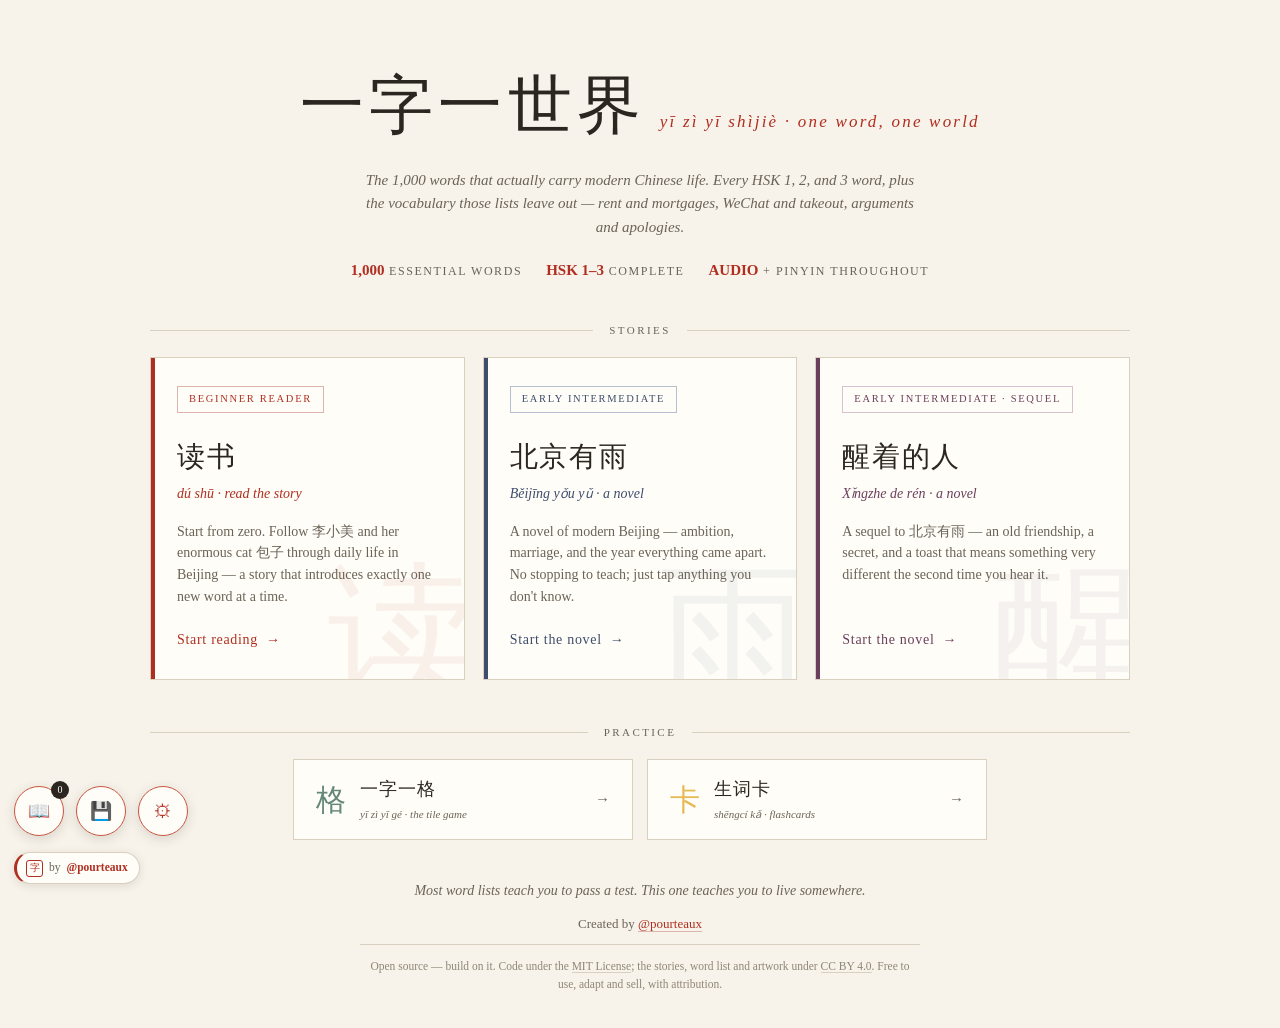
<file: index.html>
<!DOCTYPE html>
<html lang="zh-CN">
<head>
<meta charset="UTF-8">
<meta name="viewport" content="width=device-width, initial-scale=1.0">
<meta name="color-scheme" content="only light">
<meta name="theme-color" content="#f7f3ea">
<title>一字一世界 · Learn the 1,000 Essential Words of Modern Chinese</title>

<link rel="icon" href="favicon.ico" sizes="any">
<link rel="icon" type="image/png" sizes="32x32" href="favicon-32x32.png">
<link rel="icon" type="image/png" sizes="16x16" href="favicon-16x16.png">
<link rel="apple-touch-icon" sizes="180x180" href="apple-touch-icon.png">

<style>
:root{
  color-scheme: only light;
  --paper:#f7f3ea; --paper-deep:#efe9db; --ink:#2b2620; --ink-soft:#6b6357;
  --seal:#b02e20; --seal-soft:#c9553f; --jade:#3e6b5a; --jade-soft:#5d8a77; --indigo:#3d4d6b; --plum:#6b3f5c;
  --line:#d9d0bf; --card:#fffdf8;
}
*{margin:0;padding:0;box-sizing:border-box}
html{background:#f7f3ea !important}
body{
  background:#f7f3ea !important; color:#2b2620 !important;
  font-family:Georgia,'Times New Roman',serif; line-height:1.55;
  min-height:100vh; display:flex; flex-direction:column;
}
.hanzi{font-family:'Kaiti SC','KaiTi','STKaiti','Kaiti TC','Noto Serif SC',serif}

header{max-width:760px;margin:0 auto;padding:56px 22px 6px;text-align:center}
.brand{display:flex;align-items:baseline;justify-content:center;gap:14px;flex-wrap:wrap}
h1{font-size:clamp(42px,8vw,64px);font-weight:400;letter-spacing:.08em}
.brand-pinyin{color:var(--seal);font-style:italic;font-size:17px;letter-spacing:.13em}
.tagline{margin-top:14px;color:var(--ink-soft);font-size:15px;font-style:italic;max-width:560px;margin-left:auto;margin-right:auto}
.stat-row{margin-top:20px;display:flex;justify-content:center;gap:24px;flex-wrap:wrap;font-size:12px;letter-spacing:.13em;text-transform:uppercase;color:var(--ink-soft)}
.stat-row b{color:var(--seal);font-size:15px;letter-spacing:0}

/* ---- landing layout ---- */
main{flex:1;display:flex;align-items:center;justify-content:center;padding:34px 22px 40px}
.landing{width:100%;max-width:980px;display:flex;flex-direction:column;align-items:center}

.section-head{width:100%;display:flex;align-items:center;gap:16px;margin-bottom:18px}
.section-head::before,.section-head::after{content:"";flex:1;height:1px;background:var(--line)}
.section-head.secondary{margin-top:44px}
.section-label{font-size:11px;letter-spacing:.22em;text-transform:uppercase;color:var(--ink-soft);white-space:nowrap}

/* ---- choice cards (stories — primary) ---- */
.choices.stories{
  display:grid;grid-template-columns:repeat(3,1fr);gap:18px;
  width:100%;
}
.choice{
  position:relative;display:flex;flex-direction:column;
  min-height:260px;padding:28px 26px;
  background:var(--card);border:1px solid var(--line);
  text-decoration:none;color:inherit;overflow:hidden;
  transition:transform .18s cubic-bezier(.3,0,.2,1), box-shadow .18s, border-color .18s;
}
.choice:hover{transform:translateY(-4px);box-shadow:0 14px 40px rgba(43,38,32,.16)}
.choice::before{
  content:"";position:absolute;left:0;top:0;bottom:0;width:4px;transition:width .18s;
}
.choice.read::before{background:var(--seal)}
.choice.adult::before{background:var(--indigo)}
.choice.adult:hover{border-color:#5d6f8f}
.choice.adult .glyph{color:var(--indigo)}
.choice.adult .badge{color:var(--indigo);border-color:#b6bfd0}
.choice.adult .h2-py{color:var(--indigo)}
.choice.adult .go{color:var(--indigo)}
.choice.secret::before{background:var(--plum)}
.choice.secret:hover{border-color:#a17194}
.choice.secret .glyph{color:var(--plum)}
.choice.secret .badge{color:var(--plum);border-color:#d9c0d0}
.choice.secret .h2-py{color:var(--plum)}
.choice.secret .go{color:var(--plum)}
.choice:hover::before{width:7px}
.choice.read:hover{border-color:var(--seal-soft)}

/* big faded hanzi watermark */
.choice .glyph{
  position:absolute;right:-14px;bottom:-30px;font-size:150px;line-height:1;
  pointer-events:none;user-select:none;opacity:.06;
}
.choice.read .glyph{color:var(--seal)}

.choice .badge{
  align-self:flex-start;font-size:10.5px;letter-spacing:.16em;text-transform:uppercase;
  padding:4px 11px;border:1px solid var(--line);color:var(--ink-soft);margin-bottom:22px;
}
.choice.read .badge{color:var(--seal);border-color:#dcb6ae}

.choice h2{font-weight:400;font-size:28px;letter-spacing:.06em;position:relative}
.choice .h2-py{font-style:italic;font-size:14px;margin-top:5px;position:relative}
.choice.read .h2-py{color:var(--seal)}
.choice p{margin-top:16px;font-size:14px;color:var(--ink-soft);position:relative}
.choice .go{
  margin-top:auto;padding-top:22px;font-size:14px;letter-spacing:.05em;
  display:inline-flex;align-items:center;gap:8px;position:relative;
}
.choice.read .go{color:var(--seal)}
.choice .go .arrow{transition:transform .18s}
.choice:hover .go .arrow{transform:translateX(5px)}

/* ---- practice tools (secondary) ---- */
.tools{display:flex;gap:14px;flex-wrap:wrap;justify-content:center;width:100%}
.tool{
  display:flex;align-items:center;gap:14px;flex:1 1 260px;max-width:340px;
  padding:16px 22px;background:var(--card);border:1px solid var(--line);
  text-decoration:none;color:inherit;
  transition:transform .15s,box-shadow .15s,border-color .15s;
}
.tool:hover{transform:translateY(-2px);box-shadow:0 8px 22px rgba(43,38,32,.12)}
.tool-glyph{font-size:30px;line-height:1;opacity:.8;flex-shrink:0}
.tool.play .tool-glyph{color:var(--jade)}
.tool.cards .tool-glyph{color:#e0a92b}
.tool.play:hover{border-color:var(--jade-soft)}
.tool.cards:hover{border-color:#e0a92b}
.tool-body{display:flex;flex-direction:column;gap:2px;flex:1;min-width:0}
.tool-body strong{font-weight:400;font-size:18px;letter-spacing:.05em}
.tool-py{font-size:11px;font-style:italic;color:var(--ink-soft)}
.tool-arrow{font-size:15px;color:var(--ink-soft);transition:transform .15s;flex-shrink:0}
.tool:hover .tool-arrow{transform:translateX(4px)}

footer{text-align:center;padding:0 22px 34px;color:var(--ink-soft);font-size:13px}
footer .mission{font-style:italic;font-size:14px;color:var(--ink-soft);margin-bottom:12px;max-width:520px;margin-left:auto;margin-right:auto}
footer .byline{margin-bottom:10px}
footer .license{
  max-width:560px;margin:0 auto;font-size:11.5px;line-height:1.6;color:#8f8676;
  padding-top:12px;border-top:1px solid var(--line);
}
footer .license a{color:#8f8676;border-bottom-color:var(--line)}
footer .license a:hover{color:var(--seal);border-bottom-color:var(--seal)}
footer a{color:var(--seal);text-decoration:none;border-bottom:1px solid #dcb6ae}
footer a:hover{color:var(--seal-soft)}

@media (max-width:900px){
  .choices.stories{grid-template-columns:1fr;max-width:460px;margin:0 auto}
  .choice{min-height:0}
}
@media (max-width:620px){
  header{padding-top:40px}
  .choices.stories{gap:16px;max-width:420px}
  .choice{min-height:0;padding:26px 24px}
  .choice .glyph{font-size:150px;bottom:-18px;right:-8px}
  .choice h2{font-size:29px}
  .tools{flex-direction:column;align-items:stretch;max-width:420px;margin:0 auto}
  .tool{max-width:none;flex:0 0 auto}
}

/* ---- credit ---- */
#credit-badge{
  position:fixed;left:14px;bottom:16px;z-index:52;
  display:flex;align-items:center;gap:6px;padding:6px 11px 6px 9px;
  background:var(--card);border:1px solid var(--line);border-left:3px solid var(--seal);
  border-radius:20px;font-size:11.5px;color:var(--ink-soft);text-decoration:none;box-shadow:0 2px 10px rgba(43,38,32,.12);
}
#credit-badge .cb-seal{width:17px;height:17px;flex:none;border:1.5px solid var(--seal);color:var(--seal);border-radius:3px;display:flex;align-items:center;justify-content:center;font-size:10px}
#credit-badge b{color:var(--seal)}
@media (max-width:700px){ #credit-badge{display:none} }

/* ---- save & transfer ---- */
#save-btn{
  position:fixed;left:76px;bottom:64px;z-index:110;width:50px;height:50px;border-radius:50%;
  background:var(--card);color:var(--seal);border:1.5px solid var(--seal-soft);cursor:pointer;font-size:18px;
  box-shadow:0 3px 12px rgba(43,38,32,.15);transition:transform .15s,background .15s,color .15s;
  display:flex;align-items:center;justify-content:center;padding:0;
}
#save-btn:hover{transform:scale(1.07);background:var(--seal);color:#fff;border-color:var(--seal)}
#save-scrim{position:fixed;inset:0;background:rgba(43,38,32,.3);z-index:106;opacity:0;pointer-events:none;transition:opacity .2s}
#save-scrim.on{opacity:1;pointer-events:auto}
#savePanel{
  position:fixed;left:76px;bottom:122px;z-index:111;width:min(320px,calc(100vw - 28px));
  background:var(--card);border:1px solid var(--line);box-shadow:0 10px 34px rgba(43,38,32,.22);
  opacity:0;pointer-events:none;transform:translateY(8px);transition:opacity .16s,transform .16s;
}
#savePanel.open{opacity:1;pointer-events:auto;transform:translateY(0)}
#savePanel .sp-head{padding:14px 40px 4px 18px;position:relative}
#savePanel .sp-close{position:absolute;right:12px;top:12px;background:none;border:none;font-size:16px;color:var(--ink-soft);cursor:pointer}
#dr-backup{padding:16px 18px}
.bk-head{font-size:12px;letter-spacing:.14em;text-transform:uppercase;color:var(--ink-soft);margin-bottom:10px}
.bk-head .hanzi{color:var(--seal);font-size:14px;letter-spacing:0}
.bk-stats{font-size:12px;color:var(--ink-soft);margin-bottom:12px}
.bk-stats b{color:var(--seal);font-size:14px}
.bk-row{display:flex;gap:8px;margin-bottom:8px}
#dr-backup button{
  flex:1;font-family:inherit;font-size:12px;background:var(--paper);
  border:1px solid var(--line);color:var(--ink-soft);padding:9px 10px;cursor:pointer;transition:all .13s;
}
#dr-backup button:hover{border-color:var(--seal);color:var(--seal);background:#fbeeec}
.bk-note{font-size:11.5px;color:var(--ink-soft);font-style:italic;line-height:1.45;margin-top:4px}

/* ---- vocab list ---- */
#vocab-btn{
  position:fixed;left:14px;bottom:64px;z-index:110;width:50px;height:50px;border-radius:50%;
  background:var(--card);color:var(--seal);border:1.5px solid var(--seal-soft);cursor:pointer;font-size:18px;
  box-shadow:0 3px 12px rgba(43,38,32,.15);transition:transform .15s,background .15s,color .15s;
  display:flex;align-items:center;justify-content:center;padding:0;
}
#vocab-btn:hover{transform:scale(1.07);background:var(--seal);color:#fff;border-color:var(--seal)}
#vocab-btn .cnt{
  position:absolute;top:-6px;right:-6px;background:var(--ink);color:#fff;
  font-family:Georgia,serif;font-size:10px;min-width:18px;height:18px;border-radius:9px;
  display:flex;align-items:center;justify-content:center;padding:0 4px;line-height:1;
}
#vocab-scrim{position:fixed;inset:0;background:rgba(43,38,32,.3);z-index:106;opacity:0;pointer-events:none;transition:opacity .2s}
#vocab-scrim.on{opacity:1;pointer-events:auto}
#vocabPanel{
  position:fixed;left:14px;bottom:122px;z-index:111;width:min(340px,calc(100vw - 28px));
  max-height:min(64vh,460px);display:flex;flex-direction:column;
  background:var(--card);border:1px solid var(--line);box-shadow:0 10px 34px rgba(43,38,32,.22);
  opacity:0;pointer-events:none;transform:translateY(8px);transition:opacity .16s,transform .16s;
}
#vocabPanel.open{opacity:1;pointer-events:auto;transform:translateY(0)}
#vocabPanel .sp-head{padding:14px 40px 6px 18px;position:relative;flex:none}
#vocabPanel .sp-head h2{font-weight:400;font-size:14px;letter-spacing:.05em}
#vocabPanel .sp-head .sp-sub{font-size:11px;color:var(--ink-soft);margin-top:3px}
#vocabPanel .sp-close{position:absolute;right:12px;top:12px;background:none;border:none;font-size:16px;color:var(--ink-soft);cursor:pointer}
#vocab-search{margin:0 18px 8px;padding:8px 10px;font-family:inherit;font-size:12.5px;border:1px solid var(--line);background:var(--paper);color:var(--ink);flex:none}
#vocab-filter{padding:0 18px 8px;display:flex;align-items:center;gap:8px;flex:none}
#vocabStarToggle{font-family:inherit;font-size:11px;cursor:pointer;background:var(--card);border:1px solid var(--line);color:var(--ink-soft);padding:5px 10px;transition:all .13s}
#vocabStarToggle:hover{border-color:#e0a92b;color:#e0a92b}
#vocabStarToggle.on{background:#e0a92b;border-color:#e0a92b;color:#fff}
#vocab-count{font-size:11px;color:var(--ink-soft)}
#vocab-jump{padding:0 18px 10px;display:flex;gap:8px;flex:none}
#vocab-jump button{
  flex:1;font-family:inherit;font-size:11.5px;background:var(--paper);
  border:1px solid var(--line);color:var(--ink-soft);padding:8px 10px;cursor:pointer;transition:all .13s;
}
#vocab-jump button:hover{border-color:var(--seal);color:var(--seal);background:#fbeeec}
#vocab-jump button:disabled{opacity:.5;cursor:default}
#vocabList{flex:1;overflow-y:auto;padding:2px 18px 14px}
#vocabList .dr-item{display:flex;align-items:baseline;gap:8px;padding:6px 0;border-bottom:1px solid #f1ece1;font-size:13px}
#vocabList .dr-item .hz{font-size:17px;min-width:54px}
#vocabList .dr-item .py{color:var(--seal);font-style:italic;min-width:66px;font-size:12px}
#vocabList .dr-item .df{color:var(--ink-soft);flex:1;font-size:11.5px}
#vocabList .dr-item .lv{font-size:8.5px;letter-spacing:.1em;color:#b0a795;text-transform:uppercase;white-space:nowrap}
#vocabList .spk{
  display:inline-flex;align-items:center;justify-content:center;flex:none;
  width:19px;height:19px;border-radius:50%;font-size:9px;
  border:1px solid var(--line);background:var(--card);color:var(--seal);cursor:pointer;transition:all .12s;padding:0;
}
#vocabList .spk:hover{background:var(--seal);color:#fff}
.no-tts #vocabList .spk{display:none}
#vocabList .star{
  display:inline-flex;align-items:center;justify-content:center;flex:none;
  width:19px;height:19px;border-radius:50%;border:1px solid var(--line);
  background:var(--card);color:#c3b9a5;cursor:pointer;font-size:9.5px;transition:all .12s;padding:0;
}
#vocabList .star:hover{border-color:#e0a92b;color:#e0a92b;background:#fdf6e6}
#vocabList .star.on{background:#e0a92b;border-color:#e0a92b;color:#fff}
.vocab-empty{padding:20px 0;color:var(--ink-soft);font-style:italic;font-size:12.5px}

/* ---- settings ---- */
#settings-btn{
  position:fixed;left:138px;bottom:64px;z-index:110;width:50px;height:50px;border-radius:50%;
  background:var(--card);color:var(--seal);border:1.5px solid var(--seal-soft);cursor:pointer;font-size:18px;
  box-shadow:0 3px 12px rgba(43,38,32,.15);transition:transform .15s,background .15s,color .15s;
  display:flex;align-items:center;justify-content:center;padding:0;
}
#settings-btn:hover{transform:scale(1.07) rotate(28deg);background:var(--seal);color:#fff;border-color:var(--seal)}
#settings-scrim{position:fixed;inset:0;background:rgba(43,38,32,.3);z-index:106;opacity:0;pointer-events:none;transition:opacity .2s}
#settings-scrim.on{opacity:1;pointer-events:auto}
#settingsPanel{
  position:fixed;left:138px;bottom:122px;z-index:111;width:min(320px,calc(100vw - 28px));
  background:var(--card);border:1px solid var(--line);box-shadow:0 10px 34px rgba(43,38,32,.22);
  opacity:0;pointer-events:none;transform:translateY(8px);transition:opacity .16s,transform .16s;
}
#settingsPanel.open{opacity:1;pointer-events:auto;transform:translateY(0)}
#settingsPanel .sp-head{padding:14px 40px 6px 18px;position:relative}
#settingsPanel .sp-head h2{font-weight:400;font-size:14px;letter-spacing:.05em}
#settingsPanel .sp-close{position:absolute;right:12px;top:12px;background:none;border:none;font-size:16px;color:var(--ink-soft);cursor:pointer}
#dr-voice{padding:12px 18px 16px}
.dr-voice-row{display:flex;align-items:center;gap:10px;margin-bottom:10px}
.dr-voice-row label{font-size:11px;letter-spacing:.1em;text-transform:uppercase;color:var(--ink-soft);min-width:44px}
.dr-voice-row select{flex:1;font-family:inherit;font-size:12.5px;color:var(--ink);background:var(--paper);border:1px solid var(--line);padding:5px 8px;min-width:0}
.dr-voice-row input[type=range]{flex:1;accent-color:var(--seal)}
.dr-voice-row #rateVal{font-size:11.5px;color:var(--seal);min-width:34px;text-align:right}
#voiceTestBtn{flex:none;width:26px;height:26px;border-radius:50%;border:1px solid var(--seal-soft);background:var(--card);color:var(--seal-soft);cursor:pointer;font-size:10px;display:flex;align-items:center;justify-content:center;padding:0}
#voiceTestBtn:hover{background:var(--seal-soft);color:#fff}
#voiceNote{font-size:11.5px;color:var(--ink-soft);font-style:italic;line-height:1.4}

@media (max-width:700px){
  #save-btn{bottom:16px} #savePanel{bottom:74px}
  #vocab-btn{bottom:16px} #vocabPanel{bottom:74px}
  #settings-btn{bottom:16px} #settingsPanel{bottom:74px}
}
</style>
<meta name="description" content="The 1,000 words that carry modern Chinese life — every HSK 1, 2 and 3 word plus the vocabulary the textbooks leave out. Three graded stories, flashcards and a recognition game.">
<meta property="og:type" content="website">
<meta property="og:site_name" content="一字一世界">
<meta property="og:title" content="一字一世界 · Learn the 1,000 Essential Words of Modern Chinese">
<meta property="og:description" content="The 1,000 words that carry modern Chinese life — every HSK 1, 2 and 3 word plus the vocabulary the textbooks leave out. Three graded stories, flashcards and a recognition game.">
<meta property="og:url" content="https://chinesereader.net/">
<meta property="og:image" content="https://chinesereader.net/og-image-v2.png">
<meta property="og:image:type" content="image/png">
<meta property="og:image:width" content="1200">
<meta property="og:image:height" content="630">
<meta property="og:image:alt" content="一字一世界 — the 1,000 words that carry modern Chinese life">
<meta name="twitter:card" content="summary_large_image">
<meta name="twitter:title" content="一字一世界 · Learn the 1,000 Essential Words of Modern Chinese">
<meta name="twitter:description" content="The 1,000 words that carry modern Chinese life — every HSK 1, 2 and 3 word plus the vocabulary the textbooks leave out. Three graded stories, flashcards and a recognition game.">
<meta name="twitter:image" content="https://chinesereader.net/og-image-v2.png">
<meta name="twitter:image:alt" content="一字一世界 — the 1,000 words that carry modern Chinese life">
<meta name="twitter:creator" content="@pourteaux">
<link rel="canonical" href="https://chinesereader.net/">
</head>
<body>

<header>
  <div class="brand">
    <h1 class="hanzi">一字一世界</h1>
    <span class="brand-pinyin">yī zì yī shìjiè · one word, one world</span>
  </div>
  <p class="tagline">The 1,000 words that actually carry modern Chinese life. Every HSK 1, 2, and 3 word, plus the vocabulary those lists leave out — rent and mortgages, WeChat and takeout, arguments and apologies.</p>
  <div class="stat-row">
    <span><b>1,000</b> essential words</span>
    <span><b>HSK 1–3</b> complete</span>
    <span><b>audio</b> + pinyin throughout</span>
  </div>
</header>

<main>
  <div class="landing">
    <div class="section-head"><span class="section-label">Stories</span></div>
    <div class="choices stories">
      <a class="choice read" href="read.html">
        <span class="glyph hanzi">读</span>
        <span class="badge">beginner reader</span>
        <h2 class="hanzi">读书</h2>
        <div class="h2-py">dú shū · read the story</div>
        <p>Start from zero. Follow 李小美 and her enormous cat 包子 through daily life in Beijing — a story that introduces exactly one new word at a time.</p>
        <span class="go">Start reading <span class="arrow">→</span></span>
      </a>

      <a class="choice adult" href="intermediate.html">
        <span class="glyph hanzi">雨</span>
        <span class="badge">early intermediate</span>
        <h2 class="hanzi">北京有雨</h2>
        <div class="h2-py">Běijīng yǒu yǔ · a novel</div>
        <p>A novel of modern Beijing — ambition, marriage, and the year everything came apart. No stopping to teach; just tap anything you don't know.</p>
        <span class="go">Start the novel <span class="arrow">→</span></span>
      </a>

      <a class="choice secret" href="awake.html">
        <span class="glyph hanzi">醒</span>
        <span class="badge">early intermediate · sequel</span>
        <h2 class="hanzi">醒着的人</h2>
        <div class="h2-py">Xǐngzhe de rén · a novel</div>
        <p>A sequel to 北京有雨 — an old friendship, a secret, and a toast that means something very different the second time you hear it.</p>
        <span class="go">Start the novel <span class="arrow">→</span></span>
      </a>
    </div>

    <div class="section-head secondary"><span class="section-label">Practice</span></div>
    <div class="tools">
      <a class="tool play" href="game.html">
        <span class="tool-glyph hanzi">格</span>
        <span class="tool-body">
          <strong class="hanzi">一字一格</strong>
          <span class="tool-py">yī zì yī gé · the tile game</span>
        </span>
        <span class="tool-arrow">→</span>
      </a>

      <a class="tool cards" href="cards.html">
        <span class="tool-glyph hanzi">卡</span>
        <span class="tool-body">
          <strong class="hanzi">生词卡</strong>
          <span class="tool-py">shēngcí kǎ · flashcards</span>
        </span>
        <span class="tool-arrow">→</span>
      </a>
    </div>
  </div>
</main>

<footer>
  <p class="mission">Most word lists teach you to pass a test. This one teaches you to live somewhere.</p>
  <p class="byline">Created by <a href="https://x.com/pourteaux" target="_blank" rel="noopener">@pourteaux</a></p>
  <p class="license">
    Open source — build on it. Code under the
    <a href="license.html">MIT License</a>; the stories, word list and artwork under
    <a href="license.html">CC&nbsp;BY&nbsp;4.0</a>.
    Free to use, adapt and sell, with attribution.
  </p>
</footer>

<a id="credit-badge" href="https://x.com/pourteaux" target="_blank" rel="noopener">
  <span class="cb-seal hanzi">字</span> by <b>@pourteaux</b>
</a>

<button id="vocab-btn" title="Your word list">📖<span class="cnt" id="vocab-cnt">0</span></button>
<div id="vocab-scrim"></div>
<div id="vocabPanel">
  <div class="sp-head">
    <h2><span class="hanzi">词表</span> · Your Word List</h2>
    <div class="sp-sub"><b id="vocab-tot">0</b> of 1,000 encountered</div>
    <button class="sp-close" id="vocab-close">✕</button>
  </div>
  <input id="vocab-search" type="text" placeholder="Search hanzi, pinyin, or English…">
  <div id="vocab-filter">
    <button id="vocabStarToggle">★ Starred only</button>
    <span id="vocab-count"></span>
  </div>
  <div id="vocab-jump">
    <button id="vocabPlayBtn"><span class="hanzi">复习</span> Play the game →</button>
    <button id="vocabCardsBtn"><span class="hanzi">生词卡</span> Flashcards →</button>
  </div>
  <div id="vocabList"></div>
</div>

<button id="save-btn" title="Save &amp; transfer progress">💾</button>
<div id="save-scrim"></div>
<div id="savePanel">
  <div class="sp-head"><button class="sp-close" id="save-close">✕</button></div>
  <div id="dr-backup">
    <div class="bk-head"><span class="hanzi">存档</span> · Save &amp; transfer progress</div>
    <div class="bk-stats" id="bkStats"></div>
    <div class="bk-row">
      <button id="bkDownload">⤓ Download backup file</button>
      <button id="bkCode">⧉ Copy transfer code</button>
    </div>
    <div class="bk-row">
      <button id="bkRestore">⤒ Restore from file or code</button>
    </div>
    <input type="file" id="bkFile" accept="application/json,.json" style="display:none">
    <div class="bk-note" id="bkNote">Your stars and known words live in this browser only. Back them up to move to another device.</div>
  </div>
</div>

<button id="settings-btn" title="Settings">⚙</button>
<div id="settings-scrim"></div>
<div id="settingsPanel">
  <div class="sp-head">
    <h2><span class="hanzi">设置</span> · Settings</h2>
    <button class="sp-close" id="settings-close">✕</button>
  </div>
  <div id="dr-voice">
    <div class="dr-voice-row">
      <label for="voiceSelect">Voice</label>
      <select id="voiceSelect"></select>
      <button id="voiceTestBtn" title="Test this voice">▶</button>
    </div>
    <div class="dr-voice-row">
      <label for="rateRange">Speed</label>
      <input type="range" id="rateRange" min="0.6" max="1.2" step="0.02">
      <span id="rateVal"></span>
    </div>
    <div id="voiceNote"></div>
  </div>
</div>

<script>
/* ============================================================
   一字一世界 — shared progress store
   One source of truth for starred words and known words across
   every page. Inlined into each page by the build step.
   ============================================================ */
const YZYG = (function(){
  const STAR_KEY='yzyg-stars-v1';
  const KNOWN_KEY='yzyg-known-v1';
  const MISSED_KEY='yzyg-missed-v1';
  const SEEN_KEY='yzyg-seen-v1';

  /* one progress key per novel — add an entry here whenever a new story lands */
  const NOVEL_KEYS={int:'yzyg-int-progress-v1', awake:'yzyg-awake-progress-v1'};

  /* legacy keys from before the stores were unified */
  const LEGACY_STARS=['manmandu-review-v1','yzyg-int-review-v1'];
  const LEGACY_SEEN=['yzyg-int-collected-v1'];

  function readSet(key){
    try{ const raw=localStorage.getItem(key); return raw?new Set(JSON.parse(raw)):new Set(); }
    catch(e){ return new Set(); }
  }
  function writeSet(key,set){
    try{ localStorage.setItem(key, JSON.stringify([...set])); }catch(e){}
  }

  let stars=readSet(STAR_KEY);
  let known=readSet(KNOWN_KEY);
  let missed=readSet(MISSED_KEY);
  let seen=readSet(SEEN_KEY);

  /* one-time migration: fold the old per-page lists into the unified ones */
  (function migrate(){
    let changed=false;
    LEGACY_STARS.forEach(k=>{
      const old=readSet(k);
      if(old.size){ old.forEach(w=>stars.add(w)); changed=true; try{ localStorage.removeItem(k); }catch(e){} }
    });
    LEGACY_SEEN.forEach(k=>{
      const old=readSet(k);
      if(old.size){ old.forEach(w=>seen.add(w)); try{ localStorage.removeItem(k); }catch(e){} }
    });
    if(changed) writeSet(STAR_KEY,stars);
    writeSet(SEEN_KEY,seen);
  })();

  /* listeners so open panels can refresh when something changes */
  const listeners=new Set();
  function notify(){ listeners.forEach(fn=>{ try{ fn(); }catch(e){} }); }

  /* keep multiple open tabs in sync */
  window.addEventListener('storage',e=>{
    if(e.key===STAR_KEY){ stars=readSet(STAR_KEY); notify(); }
    if(e.key===KNOWN_KEY){ known=readSet(KNOWN_KEY); notify(); }
    if(e.key===MISSED_KEY){ missed=readSet(MISSED_KEY); notify(); }
    if(e.key===SEEN_KEY){ seen=readSet(SEEN_KEY); notify(); }
  });

  return {
    /* ---- starred ---- */
    isStarred: w=>stars.has(w),
    stars: ()=>stars,
    starCount: ()=>stars.size,
    toggleStar(w){
      if(stars.has(w)) stars.delete(w); else stars.add(w);
      writeSet(STAR_KEY,stars); notify();
      return stars.has(w);
    },
    setStar(w,on){
      if(on) stars.add(w); else stars.delete(w);
      writeSet(STAR_KEY,stars); notify();
    },

    /* ---- known ---- */
    isKnown: w=>known.has(w),
    known: ()=>known,
    knownCount: ()=>known.size,
    markKnown(w){ if(!known.has(w)){ known.add(w); writeSet(KNOWN_KEY,known); notify(); } },
    unmarkKnown(w){ if(known.has(w)){ known.delete(w); writeSet(KNOWN_KEY,known); notify(); } },
    toggleKnown(w){ known.has(w)?known.delete(w):known.add(w); writeSet(KNOWN_KEY,known); notify(); return known.has(w); },

    /* ---- missed (most recent attempt, in the game or flashcards, was wrong) ---- */
    isMissed: w=>missed.has(w),
    missed: ()=>missed,
    missedCount: ()=>missed.size,
    markMissed(w){ if(!missed.has(w)){ missed.add(w); writeSet(MISSED_KEY,missed); notify(); } },
    unmarkMissed(w){ if(missed.has(w)){ missed.delete(w); writeSet(MISSED_KEY,missed); notify(); } },

    /* ---- seen (words encountered while reading) ---- */
    isSeen: w=>seen.has(w),
    seen: ()=>seen,
    seenCount: ()=>seen.size,
    markSeen(words){
      let added=false;
      (Array.isArray(words)?words:[words]).forEach(w=>{ if(w && !seen.has(w)){ seen.add(w); added=true; } });
      if(added){ writeSet(SEEN_KEY,seen); notify(); }
      return added;
    },
    flushSeen(){ writeSet(SEEN_KEY,seen); },

    onChange(fn){ listeners.add(fn); return ()=>listeners.delete(fn); },

    /* ---- backup / restore ----
       Exports everything as one JSON payload. Also available as a compact
       base64 code so progress can move between devices by copy-paste. */
    exportData(){
      return {
        v:1,
        app:'yzyg',
        exported:new Date().toISOString(),
        stars:[...stars],
        known:[...known],
        missed:[...missed],
        seen:[...seen],
        progress:{
          reader: (()=>{ try{ return JSON.parse(localStorage.getItem('manmandu-progress-v1')||'null'); }catch(e){ return null; } })(),
          novels: Object.fromEntries(Object.entries(NOVEL_KEYS).map(([id,key])=>{
            try{ return [id, JSON.parse(localStorage.getItem(key)||'null')]; }catch(e){ return [id, null]; }
          }).filter(([,v])=>v!==null))
        },
        best: parseInt(localStorage.getItem('yzyg-best')||'0',10)||0
      };
    },
    exportCode(){
      /* base64 of the UTF-8 JSON — safe to paste anywhere */
      const json=JSON.stringify(this.exportData());
      const bytes=new TextEncoder().encode(json);
      let bin=''; bytes.forEach(b=>bin+=String.fromCharCode(b));
      return btoa(bin);
    },
    importData(obj,{merge=true}={}){
      if(!obj || obj.app!=='yzyg') throw new Error('This does not look like a 一字一世界 backup.');
      if(!merge){ stars=new Set(); known=new Set(); missed=new Set(); seen=new Set(); }
      (obj.stars||[]).forEach(w=>stars.add(w));
      (obj.known||[]).forEach(w=>known.add(w));
      (obj.missed||[]).forEach(w=>missed.add(w));
      (obj.seen ||[]).forEach(w=>seen.add(w));
      writeSet(STAR_KEY,stars); writeSet(KNOWN_KEY,known); writeSet(MISSED_KEY,missed); writeSet(SEEN_KEY,seen);
      try{
        if(obj.progress&&obj.progress.reader) localStorage.setItem('manmandu-progress-v1',JSON.stringify(obj.progress.reader));
        if(obj.progress&&obj.progress.novel)   localStorage.setItem(NOVEL_KEYS.int,JSON.stringify(obj.progress.novel));   // legacy single-novel backups
        if(obj.progress&&obj.progress.novels){
          Object.entries(obj.progress.novels).forEach(([id,val])=>{
            if(val && NOVEL_KEYS[id]) localStorage.setItem(NOVEL_KEYS[id],JSON.stringify(val));
          });
        }
        if(obj.best) localStorage.setItem('yzyg-best',String(Math.max(obj.best, parseInt(localStorage.getItem('yzyg-best')||'0',10)||0)));
      }catch(e){}
      notify();
      return {stars:stars.size, known:known.size, missed:missed.size, seen:seen.size};
    },
    importCode(code,opts){
      const bin=atob(String(code).trim());
      const bytes=Uint8Array.from(bin,c=>c.charCodeAt(0));
      const json=new TextDecoder().decode(bytes);
      return this.importData(JSON.parse(json),opts);
    },
    clearAll(){
      stars=new Set(); known=new Set(); missed=new Set(); seen=new Set();
      try{
        [STAR_KEY,KNOWN_KEY,MISSED_KEY,SEEN_KEY,'manmandu-progress-v1',...Object.values(NOVEL_KEYS)].forEach(k=>localStorage.removeItem(k));
      }catch(e){}
      notify();
    }
  };
})();

</script>
<script>
/* ---------- save / transfer panel ---------- */
(function(){
  const $=s=>document.querySelector(s);
  const panel=$('#savePanel'), scrim=$('#save-scrim');
  function openSave(){ panel.classList.add('open'); scrim.classList.add('on'); }
  function closeSave(){ panel.classList.remove('open'); scrim.classList.remove('on'); }
  $('#save-btn').addEventListener('click',openSave);
  $('#save-close').addEventListener('click',closeSave);
  $('#save-scrim').addEventListener('click',closeSave);

  const note=$('#bkNote'), stats=$('#bkStats');
  const DEFAULT_NOTE='Your stars and known words live in this browser only. Back them up to move to another device.';

  function refresh(){
    if(stats) stats.innerHTML=
      `<b>${YZYG.starCount()}</b> starred &nbsp;·&nbsp; <b>${YZYG.knownCount()}</b> known &nbsp;·&nbsp; <b>${YZYG.seenCount()}</b> read`;
  }
  refresh();
  YZYG.onChange(refresh);

  let noteTimer=null;
  function say(msg,ms=4000){
    clearTimeout(noteTimer);
    note.textContent=msg;
    noteTimer=setTimeout(()=>{ note.textContent=DEFAULT_NOTE; },ms);
  }

  $('#bkDownload').addEventListener('click',()=>{
    const data=YZYG.exportData();
    const blob=new Blob([JSON.stringify(data,null,1)],{type:'application/json'});
    const url=URL.createObjectURL(blob);
    const a=document.createElement('a');
    const d=new Date().toISOString().slice(0,10);
    a.href=url; a.download=`yizi-progress-${d}.json`;
    document.body.appendChild(a); a.click(); a.remove();
    setTimeout(()=>URL.revokeObjectURL(url),1000);
    say('Saved. Keep the file somewhere safe — you can restore it on any device.');
  });

  $('#bkCode').addEventListener('click',async ()=>{
    const code=YZYG.exportCode();
    try{
      await navigator.clipboard.writeText(code);
      say('Transfer code copied. Paste it into Restore on your other device.');
    }catch(e){
      window.prompt('Copy your transfer code:', code);
    }
  });

  $('#bkRestore').addEventListener('click',()=>{
    const code=window.prompt(
      'Paste a transfer code to restore your progress.\n\n' +
      'Leave this empty and press OK to pick a backup file instead.');
    if(code===null) return;
    if(!code.trim()){ $('#bkFile').click(); return; }
    try{
      const r=YZYG.importCode(code);
      say(`Restored — ${r.stars} starred, ${r.known} known, ${r.seen} read.`,6000);
      setTimeout(()=>location.reload(),1200);
    }catch(e){
      say('That code could not be read. Check it was copied in full.',6000);
    }
  });

  $('#bkFile').addEventListener('change',e=>{
    const f=e.target.files&&e.target.files[0];
    if(!f) return;
    const fr=new FileReader();
    fr.onload=()=>{
      try{
        const r=YZYG.importData(JSON.parse(fr.result));
        say(`Restored — ${r.stars} starred, ${r.known} known, ${r.seen} read.`,6000);
        setTimeout(()=>location.reload(),1200);
      }catch(err){
        say('That file could not be read as a backup.',6000);
      }
    };
    fr.onerror=()=>say('Could not read that file.',6000);
    fr.readAsText(f);
    e.target.value='';
  });
})();
</script>

<script>
const VOCAB={"你好":{"p":"nǐ hǎo","d":"hello (你 + 好)","l":"bonus"},"我":{"p":"wǒ","d":"I; me","l":"HSK 1"},"是":{"p":"shì","d":"to be (am / is / are)","l":"HSK 1"},"小美":{"p":"Xiǎoměi","d":"Xiaomei (given name — “little beautiful”)","l":"name"},"你":{"p":"nǐ","d":"you","l":"HSK 1"},"好":{"p":"hǎo","d":"good; well; fine","l":"HSK 1"},"吗":{"p":"ma","d":"question particle (makes a yes/no question)","l":"HSK 1"},"很":{"p":"hěn","d":"very","l":"HSK 1"},"呢":{"p":"ne","d":"and you? / what about…? (bounce-back particle)","l":"HSK 1"},"叫":{"p":"jiào","d":"to be called; to call","l":"HSK 1"},"什么":{"p":"shénme","d":"what","l":"HSK 1"},"名字":{"p":"míngzi","d":"name","l":"HSK 1"},"姓":{"p":"xìng","d":"surname; to be surnamed","l":"HSK 2"},"李":{"p":"Lǐ","d":"Li (a common surname)","l":"name"},"他":{"p":"tā","d":"he; him","l":"HSK 1"},"她":{"p":"tā","d":"she; her","l":"HSK 1"},"谁":{"p":"shéi","d":"who","l":"HSK 1"},"的":{"p":"de","d":"possessive particle (’s / of)","l":"HSK 1"},"朋友":{"p":"péngyou","d":"friend","l":"HSK 1"},"大卫":{"p":"Dàwèi","d":"David (a name)","l":"name"},"说":{"p":"shuō","d":"to say; to speak","l":"HSK 1"},"也":{"p":"yě","d":"also; too","l":"HSK 2"},"有":{"p":"yǒu","d":"to have; there is","l":"HSK 1"},"一":{"p":"yī","d":"one","l":"HSK 1"},"只":{"p":"zhī","d":"measure word for animals","l":"bonus"},"猫":{"p":"māo","d":"cat","l":"HSK 1"},"包子":{"p":"Bāozi","d":"Baozi (the cat — lit. “steamed bun”)","l":"name"},"它":{"p":"tā","d":"it (animals & things)","l":"HSK 2"},"不":{"p":"bù","d":"not; no","l":"HSK 1"},"大":{"p":"dà","d":"big","l":"HSK 1"},"小":{"p":"xiǎo","d":"small; little","l":"HSK 1"},"爱":{"p":"ài","d":"to love","l":"HSK 1"},"喜欢":{"p":"xǐhuan","d":"to like","l":"HSK 1"},"狗":{"p":"gǒu","d":"dog","l":"HSK 1"},"和":{"p":"hé","d":"and; with","l":"HSK 1"},"都":{"p":"dōu","d":"all; both","l":"HSK 1"},"睡觉":{"p":"shuìjiào","d":"to sleep","l":"HSK 1"},"了":{"p":"le","d":"particle: completed action / change of state","l":"HSK 1"},"认识":{"p":"rènshi","d":"to know (a person); to meet","l":"HSK 1"},"高兴":{"p":"gāoxìng","d":"happy; glad","l":"HSK 1"},"谢谢":{"p":"xièxie","d":"thank you","l":"HSK 1"},"不客气":{"p":"bú kèqi","d":"you’re welcome","l":"HSK 1"},"家":{"p":"jiā","d":"home; family","l":"HSK 1"},"里":{"p":"lǐ","d":"inside; in","l":"HSK 1"},"二":{"p":"èr","d":"two","l":"HSK 1"},"三":{"p":"sān","d":"three","l":"HSK 1"},"四":{"p":"sì","d":"four","l":"HSK 1"},"五":{"p":"wǔ","d":"five","l":"HSK 1"},"六":{"p":"liù","d":"six","l":"HSK 1"},"七":{"p":"qī","d":"seven","l":"HSK 1"},"八":{"p":"bā","d":"eight","l":"HSK 1"},"九":{"p":"jiǔ","d":"nine","l":"HSK 1"},"十":{"p":"shí","d":"ten","l":"HSK 1"},"零":{"p":"líng","d":"zero","l":"HSK 2"},"几":{"p":"jǐ","d":"how many (small numbers)","l":"HSK 1"},"个":{"p":"gè","d":"general measure word","l":"HSK 1"},"人":{"p":"rén","d":"person; people","l":"HSK 1"},"妈妈":{"p":"māma","d":"mom; mother","l":"HSK 1"},"爸爸":{"p":"bàba","d":"dad; father","l":"HSK 1"},"哥哥":{"p":"gēge","d":"older brother","l":"HSK 2"},"妹妹":{"p":"mèimei","d":"younger sister","l":"HSK 2"},"两":{"p":"liǎng","d":"two (of something) — used with measure words","l":"HSK 2"},"孩子":{"p":"háizi","d":"child","l":"HSK 2"},"儿子":{"p":"érzi","d":"son","l":"HSK 1"},"女儿":{"p":"nǚ'ér","d":"daughter","l":"HSK 1"},"岁":{"p":"suì","d":"years old","l":"HSK 1"},"妻子":{"p":"qīzi","d":"wife","l":"HSK 2"},"丈夫":{"p":"zhàngfu","d":"husband","l":"HSK 2"},"姐姐":{"p":"jiějie","d":"older sister","l":"HSK 2"},"弟弟":{"p":"dìdi","d":"younger brother","l":"HSK 2"},"大家":{"p":"dàjiā","d":"everyone","l":"HSK 2"},"我们":{"p":"wǒmen","d":"we; us","l":"HSK 1"},"住":{"p":"zhù","d":"to live (somewhere)","l":"HSK 1"},"在":{"p":"zài","d":"at; in; to be located at","l":"HSK 1"},"北京":{"p":"Běijīng","d":"Beijing","l":"HSK 1"},"中国":{"p":"Zhōngguó","d":"China","l":"HSK 1"},"这":{"p":"zhè","d":"this","l":"HSK 1"},"那":{"p":"nà","d":"that","l":"HSK 1"},"哪":{"p":"nǎ","d":"which","l":"HSK 1"},"哪儿":{"p":"nǎr","d":"where","l":"HSK 1"},"房间":{"p":"fángjiān","d":"room","l":"HSK 2"},"桌子":{"p":"zhuōzi","d":"table; desk","l":"HSK 1"},"椅子":{"p":"yǐzi","d":"chair","l":"HSK 1"},"杯子":{"p":"bēizi","d":"cup; glass","l":"HSK 1"},"水":{"p":"shuǐ","d":"water","l":"HSK 1"},"上":{"p":"shàng","d":"on; on top; up","l":"HSK 1"},"下":{"p":"xià","d":"under; below; down; next","l":"HSK 1"},"门":{"p":"mén","d":"door","l":"HSK 2"},"开":{"p":"kāi","d":"to open; to turn on; to drive","l":"HSK 1"},"现在":{"p":"xiànzài","d":"now","l":"HSK 1"},"点":{"p":"diǎn","d":"o’clock; a little; to order (food)","l":"HSK 1"},"起床":{"p":"qǐchuáng","d":"to get up (out of bed)","l":"HSK 2"},"早上":{"p":"zǎoshang","d":"(early) morning","l":"HSK 2"},"上午":{"p":"shàngwǔ","d":"morning (before noon)","l":"HSK 1"},"中午":{"p":"zhōngwǔ","d":"noon","l":"HSK 1"},"下午":{"p":"xiàwǔ","d":"afternoon","l":"HSK 1"},"晚上":{"p":"wǎnshang","d":"evening; night","l":"HSK 2"},"今天":{"p":"jīntiān","d":"today","l":"HSK 1"},"昨天":{"p":"zuótiān","d":"yesterday","l":"HSK 1"},"明天":{"p":"míngtiān","d":"tomorrow","l":"HSK 1"},"年":{"p":"nián","d":"year","l":"HSK 1"},"月":{"p":"yuè","d":"month; moon","l":"HSK 1"},"日":{"p":"rì","d":"day (of the month, formal); sun","l":"HSK 2"},"号":{"p":"hào","d":"day of the month; number","l":"HSK 1"},"星期":{"p":"xīngqī","d":"week (星期一 = Monday…)","l":"HSK 1"},"去年":{"p":"qùnián","d":"last year","l":"HSK 2"},"时候":{"p":"shíhou","d":"time; moment (什么时候 = when)","l":"HSK 1"},"时间":{"p":"shíjiān","d":"time (as a resource)","l":"HSK 2"},"分钟":{"p":"fēnzhōng","d":"minute","l":"HSK 1"},"小时":{"p":"xiǎoshí","d":"hour","l":"HSK 2"},"每":{"p":"měi","d":"every; each","l":"HSK 2"},"去":{"p":"qù","d":"to go","l":"HSK 1"},"来":{"p":"lái","d":"to come","l":"HSK 1"},"回":{"p":"huí","d":"to return","l":"HSK 1"},"工作":{"p":"gōngzuò","d":"to work; job","l":"HSK 1"},"上班":{"p":"shàngbān","d":"to go to work","l":"HSK 2"},"公司":{"p":"gōngsī","d":"company","l":"HSK 2"},"电脑":{"p":"diànnǎo","d":"computer","l":"HSK 1"},"手机":{"p":"shǒujī","d":"mobile phone","l":"HSK 2"},"忙":{"p":"máng","d":"busy","l":"HSK 2"},"累":{"p":"lèi","d":"tired","l":"HSK 2"},"做":{"p":"zuò","d":"to do; to make","l":"HSK 1"},"事情":{"p":"shìqing","d":"matter; thing (to do)","l":"HSK 2"},"多":{"p":"duō","d":"many; much","l":"HSK 1"},"少":{"p":"shǎo","d":"few; little","l":"HSK 1"},"吃":{"p":"chī","d":"to eat","l":"HSK 1"},"喝":{"p":"hē","d":"to drink","l":"HSK 1"},"茶":{"p":"chá","d":"tea","l":"HSK 1"},"咖啡":{"p":"kāfēi","d":"coffee","l":"HSK 2"},"牛奶":{"p":"niúnǎi","d":"milk","l":"HSK 2"},"米饭":{"p":"mǐfàn","d":"(cooked) rice","l":"HSK 1"},"菜":{"p":"cài","d":"dish (of food); vegetable","l":"HSK 1"},"鸡蛋":{"p":"jīdàn","d":"(chicken) egg","l":"HSK 2"},"面条":{"p":"miàntiáo","d":"noodles","l":"HSK 2"},"鱼":{"p":"yú","d":"fish","l":"HSK 2"},"羊肉":{"p":"yángròu","d":"lamb; mutton","l":"HSK 2"},"水果":{"p":"shuǐguǒ","d":"fruit","l":"HSK 1"},"苹果":{"p":"píngguǒ","d":"apple","l":"HSK 1"},"西瓜":{"p":"xīguā","d":"watermelon","l":"HSK 2"},"好吃":{"p":"hǎochī","d":"tasty; delicious","l":"HSK 2"},"想":{"p":"xiǎng","d":"to want to; to think; to miss","l":"HSK 1"},"要":{"p":"yào","d":"to want; will; to need","l":"HSK 2"},"饭店":{"p":"fàndiàn","d":"restaurant; hotel","l":"HSK 1"},"服务员":{"p":"fúwùyuán","d":"waiter; waitress","l":"HSK 2"},"请":{"p":"qǐng","d":"please; to invite; to treat","l":"HSK 1"},"给":{"p":"gěi","d":"to give; for; to","l":"HSK 2"},"还":{"p":"hái","d":"still; also; in addition","l":"HSK 2"},"再":{"p":"zài","d":"again; more; then","l":"HSK 2"},"对不起":{"p":"duìbuqǐ","d":"sorry","l":"HSK 1"},"没有":{"p":"méiyǒu","d":"to not have; did not (negates 有 and past actions)","l":"HSK 1"},"没关系":{"p":"méi guānxi","d":"it doesn’t matter; no problem","l":"HSK 1"},"吧":{"p":"ba","d":"particle: suggestion (…let’s / …okay?)","l":"HSK 2"},"学习":{"p":"xuéxí","d":"to study; to learn","l":"HSK 1"},"汉语":{"p":"Hànyǔ","d":"Chinese (language)","l":"HSK 1"},"学生":{"p":"xuésheng","d":"student","l":"HSK 1"},"学校":{"p":"xuéxiào","d":"school","l":"HSK 1"},"老师":{"p":"lǎoshī","d":"teacher","l":"HSK 1"},"同学":{"p":"tóngxué","d":"classmate","l":"HSK 1"},"课":{"p":"kè","d":"class; lesson","l":"HSK 2"},"教室":{"p":"jiàoshì","d":"classroom","l":"HSK 2"},"读":{"p":"dú","d":"to read (aloud); to study","l":"HSK 1"},"书":{"p":"shū","d":"book","l":"HSK 1"},"本":{"p":"běn","d":"measure word for books","l":"HSK 1"},"写":{"p":"xiě","d":"to write","l":"HSK 1"},"字":{"p":"zì","d":"(written) character; word","l":"HSK 1"},"铅笔":{"p":"qiānbǐ","d":"pencil","l":"HSK 2"},"听":{"p":"tīng","d":"to listen","l":"HSK 1"},"会":{"p":"huì","d":"can (learned skill); will","l":"HSK 1"},"能":{"p":"néng","d":"can; to be able to","l":"HSK 1"},"可以":{"p":"kěyǐ","d":"can; may (permission)","l":"HSK 2"},"懂":{"p":"dǒng","d":"to understand","l":"HSK 2"},"问":{"p":"wèn","d":"to ask","l":"HSK 2"},"问题":{"p":"wèntí","d":"question; problem","l":"HSK 2"},"知道":{"p":"zhīdào","d":"to know (a fact)","l":"HSK 2"},"觉得":{"p":"juéde","d":"to feel; to think (opinion)","l":"HSK 2"},"意思":{"p":"yìsi","d":"meaning","l":"HSK 2"},"介绍":{"p":"jièshào","d":"to introduce","l":"HSK 2"},"帮助":{"p":"bāngzhù","d":"to help","l":"HSK 2"},"说话":{"p":"shuōhuà","d":"to speak; to talk","l":"HSK 2"},"一下":{"p":"yīxià","d":"(verb +) a bit; briefly","l":"HSK 2"},"真":{"p":"zhēn","d":"really; truly","l":"HSK 2"},"太":{"p":"tài","d":"too (excessively) — 太…了!","l":"HSK 1"},"非常":{"p":"fēicháng","d":"extremely; very","l":"HSK 2"},"一点儿":{"p":"yīdiǎnr","d":"a little (bit)","l":"HSK 1"},"慢":{"p":"màn","d":"slow","l":"HSK 2"},"快":{"p":"kuài","d":"fast; quick; soon","l":"HSK 2"},"考试":{"p":"kǎoshì","d":"exam; to take an exam","l":"HSK 2"},"题":{"p":"tí","d":"(exam) question; problem","l":"HSK 2"},"对":{"p":"duì","d":"correct; right; also: towards (对我说 = say to me)","l":"HSK 2"},"错":{"p":"cuò","d":"wrong; mistake","l":"HSK 2"},"第一":{"p":"dì-yī","d":"first; number one","l":"HSK 2"},"次":{"p":"cì","d":"time (occurrence); 第一次 = first time","l":"HSK 2"},"开始":{"p":"kāishǐ","d":"to begin; to start","l":"HSK 2"},"准备":{"p":"zhǔnbèi","d":"to prepare; to plan to","l":"HSK 2"},"得":{"p":"de","d":"particle: verb + 得 + how well (说得好 = speaks well)","l":"HSK 2"},"就":{"p":"jiù","d":"then; right away; only; exactly","l":"HSK 2"},"已经":{"p":"yǐjīng","d":"already","l":"HSK 2"},"别":{"p":"bié","d":"don’t (do something)","l":"HSK 2"},"让":{"p":"ràng","d":"to let; to make (someone do something)","l":"HSK 2"},"告诉":{"p":"gàosu","d":"to tell; to inform","l":"HSK 2"},"最":{"p":"zuì","d":"most; -est","l":"HSK 2"},"东西":{"p":"dōngxi","d":"thing; stuff","l":"HSK 1"},"买":{"p":"mǎi","d":"to buy","l":"HSK 1"},"商店":{"p":"shāngdiàn","d":"shop; store","l":"HSK 1"},"钱":{"p":"qián","d":"money","l":"HSK 1"},"块":{"p":"kuài","d":"yuan (colloquial unit of money)","l":"HSK 1"},"百":{"p":"bǎi","d":"hundred","l":"HSK 2"},"千":{"p":"qiān","d":"thousand","l":"HSK 2"},"多少":{"p":"duōshao","d":"how much; how many","l":"HSK 1"},"贵":{"p":"guì","d":"expensive","l":"HSK 2"},"便宜":{"p":"piányi","d":"cheap","l":"HSK 2"},"卖":{"p":"mài","d":"to sell","l":"HSK 2"},"衣服":{"p":"yīfu","d":"clothes","l":"HSK 1"},"穿":{"p":"chuān","d":"to wear; to put on","l":"HSK 2"},"件":{"p":"jiàn","d":"measure word for clothes & matters","l":"HSK 2"},"新":{"p":"xīn","d":"new","l":"HSK 2"},"颜色":{"p":"yánsè","d":"color","l":"HSK 2"},"红":{"p":"hóng","d":"red","l":"HSK 2"},"白":{"p":"bái","d":"white","l":"HSK 2"},"黑":{"p":"hēi","d":"black","l":"HSK 2"},"漂亮":{"p":"piàoliang","d":"pretty; beautiful","l":"HSK 1"},"些":{"p":"xiē","d":"some; several (这些 = these)","l":"HSK 1"},"找":{"p":"zhǎo","d":"to look for; to give change","l":"HSK 2"},"手表":{"p":"shǒubiǎo","d":"wristwatch","l":"HSK 2"},"报纸":{"p":"bàozhǐ","d":"newspaper","l":"HSK 2"},"洗":{"p":"xǐ","d":"to wash","l":"HSK 2"},"走":{"p":"zǒu","d":"to walk; to go; to leave","l":"HSK 2"},"路":{"p":"lù","d":"road; way","l":"HSK 2"},"远":{"p":"yuǎn","d":"far","l":"HSK 2"},"近":{"p":"jìn","d":"near; close","l":"HSK 2"},"到":{"p":"dào","d":"to arrive; to (a place)","l":"HSK 2"},"从":{"p":"cóng","d":"from","l":"HSK 2"},"离":{"p":"lí","d":"(distance) from; away from","l":"HSK 2"},"往":{"p":"wǎng","d":"towards; to go toward","l":"HSK 2"},"出":{"p":"chū","d":"to go out; to come out","l":"HSK 2"},"进":{"p":"jìn","d":"to enter; to come in","l":"HSK 2"},"外":{"p":"wài","d":"outside","l":"HSK 2"},"前面":{"p":"qiánmiàn","d":"front; ahead","l":"HSK 1"},"后面":{"p":"hòumiàn","d":"back; behind","l":"HSK 1"},"旁边":{"p":"pángbiān","d":"beside; next to","l":"HSK 2"},"左边":{"p":"zuǒbian","d":"left side","l":"HSK 2"},"右边":{"p":"yòubian","d":"right side","l":"HSK 2"},"坐":{"p":"zuò","d":"to sit; to take (a bus, plane…)","l":"HSK 1"},"出租车":{"p":"chūzūchē","d":"taxi","l":"HSK 1"},"公共汽车":{"p":"gōnggòng qìchē","d":"(public) bus","l":"HSK 2"},"火车站":{"p":"huǒchēzhàn","d":"train station","l":"HSK 2"},"等":{"p":"děng","d":"to wait (for)","l":"HSK 2"},"看见":{"p":"kànjiàn","d":"to see; to catch sight of","l":"HSK 1"},"看":{"p":"kàn","d":"to look at; to watch; to read","l":"HSK 1"},"长":{"p":"cháng","d":"long","l":"HSK 2"},"高":{"p":"gāo","d":"tall; high","l":"HSK 2"},"男":{"p":"nán","d":"male","l":"HSK 2"},"女":{"p":"nǚ","d":"female","l":"HSK 2"},"您":{"p":"nín","d":"you (polite)","l":"HSK 2"},"先生":{"p":"xiānsheng","d":"Mr.; sir; husband","l":"HSK 1"},"小姐":{"p":"xiǎojiě","d":"Miss; young lady","l":"HSK 1"},"天气":{"p":"tiānqì","d":"weather","l":"HSK 1"},"怎么样":{"p":"zěnmeyàng","d":"how is it? how about…?","l":"HSK 1"},"怎么":{"p":"zěnme","d":"how; why","l":"HSK 1"},"冷":{"p":"lěng","d":"cold","l":"HSK 1"},"热":{"p":"rè","d":"hot","l":"HSK 1"},"下雨":{"p":"xiàyǔ","d":"to rain","l":"HSK 1"},"雪":{"p":"xuě","d":"snow","l":"HSK 2"},"晴":{"p":"qíng","d":"sunny; clear","l":"HSK 2"},"阴":{"p":"yīn","d":"overcast; cloudy","l":"HSK 2"},"比":{"p":"bǐ","d":"than; to compare (A 比 B + adj.)","l":"HSK 2"},"身体":{"p":"shēntǐ","d":"body; health","l":"HSK 2"},"生病":{"p":"shēngbìng","d":"to get sick","l":"HSK 2"},"医院":{"p":"yīyuàn","d":"hospital","l":"HSK 1"},"医生":{"p":"yīshēng","d":"doctor","l":"HSK 1"},"药":{"p":"yào","d":"medicine","l":"HSK 2"},"眼睛":{"p":"yǎnjing","d":"eye(s)","l":"HSK 2"},"休息":{"p":"xiūxi","d":"to rest","l":"HSK 2"},"玩":{"p":"wán","d":"to play; to have fun","l":"HSK 2"},"电视":{"p":"diànshì","d":"television","l":"HSK 1"},"电影":{"p":"diànyǐng","d":"movie","l":"HSK 1"},"唱歌":{"p":"chànggē","d":"to sing (songs)","l":"HSK 2"},"跳舞":{"p":"tiàowǔ","d":"to dance","l":"HSK 2"},"游泳":{"p":"yóuyǒng","d":"to swim","l":"HSK 2"},"跑步":{"p":"pǎobù","d":"to run; to jog","l":"HSK 2"},"运动":{"p":"yùndòng","d":"sports; exercise","l":"HSK 2"},"打篮球":{"p":"dǎ lánqiú","d":"to play basketball","l":"HSK 2"},"踢足球":{"p":"tī zúqiú","d":"to play soccer","l":"HSK 2"},"快乐":{"p":"kuàilè","d":"happy (生日快乐 = happy birthday)","l":"HSK 2"},"笑":{"p":"xiào","d":"to laugh; to smile","l":"HSK 2"},"一起":{"p":"yīqǐ","d":"together","l":"HSK 2"},"打电话":{"p":"dǎ diànhuà","d":"to make a phone call","l":"HSK 1"},"喂":{"p":"wèi","d":"hello? (on the phone)","l":"HSK 1"},"为什么":{"p":"wèishénme","d":"why","l":"HSK 2"},"因为":{"p":"yīnwèi","d":"because (因为…所以…)","l":"HSK 2"},"所以":{"p":"suǒyǐ","d":"so; therefore (因为…所以…)","l":"HSK 2"},"虽然":{"p":"suīrán","d":"although (虽然…但是…)","l":"HSK 2"},"但是":{"p":"dànshì","d":"but; however (虽然…但是…)","l":"HSK 2"},"可能":{"p":"kěnéng","d":"maybe; possibly","l":"HSK 2"},"正在":{"p":"zhèngzài","d":"in the middle of (doing)","l":"HSK 2"},"着":{"p":"zhe","d":"particle: ongoing state (-ing)","l":"HSK 2"},"过":{"p":"guo","d":"particle: have done before (experience)","l":"HSK 2"},"生日":{"p":"shēngrì","d":"birthday","l":"HSK 2"},"送":{"p":"sòng","d":"to give (a gift); to see someone off","l":"HSK 2"},"希望":{"p":"xīwàng","d":"to hope; hope","l":"HSK 2"},"旅游":{"p":"lǚyóu","d":"to travel; tourism","l":"HSK 2"},"飞机":{"p":"fēijī","d":"airplane","l":"HSK 1"},"机场":{"p":"jīchǎng","d":"airport","l":"HSK 2"},"票":{"p":"piào","d":"ticket","l":"HSK 2"},"宾馆":{"p":"bīnguǎn","d":"hotel; guesthouse","l":"HSK 2"},"完":{"p":"wán","d":"to finish; (verb +) done","l":"HSK 2"},"再见":{"p":"zàijiàn","d":"goodbye","l":"HSK 1"},"喵":{"p":"miāo","d":"meow","l":"bonus"},"用":{"p":"yòng","d":"to use","l":"HSK 3"},"网":{"p":"wǎng","d":"the internet; net (网上 = online)","l":"essential"},"上网":{"p":"shàngwǎng","d":"to go online","l":"HSK 3"},"发":{"p":"fā","d":"to send (a message)","l":"HSK 3"},"信息":{"p":"xìnxī","d":"message; information","l":"essential"},"照片":{"p":"zhàopiàn","d":"photo","l":"HSK 3"},"视频":{"p":"shìpín","d":"video","l":"essential"},"音乐":{"p":"yīnyuè","d":"music","l":"HSK 3"},"聊天":{"p":"liáotiān","d":"to chat","l":"HSK 3"},"微信":{"p":"Wēixìn","d":"WeChat (the app everyone in China uses)","l":"name"},"扫码":{"p":"sǎomǎ","d":"to scan a QR code","l":"essential"},"密码":{"p":"mìmǎ","d":"password","l":"essential"},"号码":{"p":"hàomǎ","d":"number (phone number etc.)","l":"essential"},"声音":{"p":"shēngyīn","d":"sound; voice","l":"HSK 3"},"需要":{"p":"xūyào","d":"to need","l":"HSK 3"},"应该":{"p":"yīnggāi","d":"should; ought to","l":"HSK 3"},"车":{"p":"chē","d":"vehicle; car","l":"essential"},"地铁":{"p":"dìtiě","d":"subway; metro","l":"HSK 3"},"站":{"p":"zhàn","d":"station; stop","l":"HSK 3"},"打车":{"p":"dǎchē","d":"to hail a ride; take a taxi","l":"essential"},"骑":{"p":"qí","d":"to ride (a bike)","l":"HSK 3"},"自行车":{"p":"zìxíngchē","d":"bicycle","l":"HSK 3"},"城市":{"p":"chéngshì","d":"city","l":"HSK 3"},"地方":{"p":"dìfang","d":"place","l":"HSK 3"},"附近":{"p":"fùjìn","d":"nearby; vicinity","l":"HSK 3"},"地图":{"p":"dìtú","d":"map","l":"HSK 3"},"街":{"p":"jiē","d":"street","l":"essential"},"楼":{"p":"lóu","d":"building; floor (三楼 = 3rd floor)","l":"HSK 3"},"电梯":{"p":"diàntī","d":"elevator","l":"HSK 3"},"超市":{"p":"chāoshì","d":"supermarket","l":"HSK 3"},"银行":{"p":"yínháng","d":"bank","l":"HSK 3"},"卡":{"p":"kǎ","d":"card (bank card etc.)","l":"essential"},"付钱":{"p":"fùqián","d":"to pay","l":"essential"},"饭":{"p":"fàn","d":"meal; food; cooked rice (吃饭 = to eat)","l":"essential"},"饿":{"p":"è","d":"hungry","l":"HSK 3"},"渴":{"p":"kě","d":"thirsty","l":"HSK 3"},"菜单":{"p":"càidān","d":"menu","l":"HSK 3"},"辣":{"p":"là","d":"spicy","l":"essential"},"甜":{"p":"tián","d":"sweet","l":"HSK 3"},"汤":{"p":"tāng","d":"soup","l":"essential"},"肉":{"p":"ròu","d":"meat","l":"essential"},"面包":{"p":"miànbāo","d":"bread","l":"HSK 3"},"蛋糕":{"p":"dàngāo","d":"cake","l":"HSK 3"},"筷子":{"p":"kuàizi","d":"chopsticks","l":"HSK 3"},"碗":{"p":"wǎn","d":"bowl","l":"HSK 3"},"味道":{"p":"wèidào","d":"taste; flavor","l":"essential"},"饱":{"p":"bǎo","d":"full (after eating)","l":"HSK 3"},"啤酒":{"p":"píjiǔ","d":"beer","l":"HSK 3"},"干杯":{"p":"gānbēi","d":"cheers! (lit. dry the cup)","l":"essential"},"外卖":{"p":"wàimài","d":"food delivery; takeout","l":"essential"},"快递":{"p":"kuàidì","d":"package delivery; courier","l":"essential"},"关":{"p":"guān","d":"to close; to turn off","l":"HSK 3"},"灯":{"p":"dēng","d":"lamp; light","l":"HSK 3"},"空调":{"p":"kōngtiáo","d":"air conditioner","l":"HSK 3"},"洗澡":{"p":"xǐzǎo","d":"to shower; to bathe","l":"HSK 3"},"洗手间":{"p":"xǐshǒujiān","d":"restroom; bathroom","l":"HSK 3"},"房子":{"p":"fángzi","d":"house; apartment","l":"essential"},"厨房":{"p":"chúfáng","d":"kitchen","l":"essential"},"舒服":{"p":"shūfu","d":"comfortable","l":"HSK 3"},"干净":{"p":"gānjìng","d":"clean","l":"HSK 3"},"半":{"p":"bàn","d":"half (三点半 = 3:30)","l":"HSK 3"},"早":{"p":"zǎo","d":"early; morning! (as a greeting)","l":"essential"},"先":{"p":"xiān","d":"first; before","l":"HSK 3"},"然后":{"p":"ránhòu","d":"then; after that","l":"HSK 3"},"马上":{"p":"mǎshàng","d":"right away; immediately","l":"HSK 3"},"一直":{"p":"yīzhí","d":"all along; continuously","l":"HSK 3"},"有点儿":{"p":"yǒudiǎnr","d":"a little; somewhat (before adjectives)","l":"essential"},"明白":{"p":"míngbai","d":"to understand; clear","l":"HSK 3"},"忘":{"p":"wàng","d":"to forget","l":"essential"},"记得":{"p":"jìde","d":"to remember","l":"HSK 3"},"英语":{"p":"Yīngyǔ","d":"English (language)","l":"essential"},"翻译":{"p":"fānyì","d":"to translate; translator","l":"essential"},"词":{"p":"cí","d":"word","l":"essential"},"句子":{"p":"jùzi","d":"sentence","l":"HSK 3"},"练习":{"p":"liànxí","d":"to practice; exercise","l":"HSK 3"},"还是":{"p":"háishi","d":"or (in questions); still","l":"HSK 3"},"或者":{"p":"huòzhě","d":"or (in statements)","l":"HSK 3"},"如果":{"p":"rúguǒ","d":"if","l":"HSK 3"},"可是":{"p":"kěshì","d":"but; however","l":"essential"},"其实":{"p":"qíshí","d":"actually; in fact","l":"HSK 3"},"当然":{"p":"dāngrán","d":"of course","l":"HSK 3"},"一定":{"p":"yīdìng","d":"definitely; certainly","l":"HSK 3"},"好像":{"p":"hǎoxiàng","d":"to seem; as if","l":"essential"},"听说":{"p":"tīngshuō","d":"to have heard (that…)","l":"essential"},"最近":{"p":"zuìjìn","d":"recently; lately","l":"HSK 3"},"以前":{"p":"yǐqián","d":"before; in the past","l":"HSK 3"},"以后":{"p":"yǐhòu","d":"after; from now on","l":"essential"},"打算":{"p":"dǎsuàn","d":"to plan to","l":"HSK 3"},"决定":{"p":"juédìng","d":"to decide","l":"HSK 3"},"火车":{"p":"huǒchē","d":"train","l":"essential"},"行李":{"p":"xíngli","d":"luggage","l":"essential"},"春节":{"p":"Chūnjié","d":"Spring Festival; Chinese New Year","l":"essential"},"礼物":{"p":"lǐwù","d":"gift; present","l":"HSK 3"},"红包":{"p":"hóngbāo","d":"red envelope (with money inside!)","l":"essential"},"欢迎":{"p":"huānyíng","d":"welcome","l":"HSK 3"},"开心":{"p":"kāixīn","d":"happy; delighted","l":"essential"},"担心":{"p":"dānxīn","d":"to worry","l":"HSK 3"},"放心":{"p":"fàngxīn","d":"to relax; rest assured","l":"HSK 3"},"加油":{"p":"jiāyóu","d":"come on! you can do it! (lit. add oil)","l":"essential"},"厉害":{"p":"lìhai","d":"awesome; impressive","l":"essential"},"老板":{"p":"lǎobǎn","d":"boss; shop owner","l":"essential"},"同事":{"p":"tóngshì","d":"colleague; coworker","l":"HSK 3"},"会议":{"p":"huìyì","d":"meeting","l":"HSK 3"},"开会":{"p":"kāihuì","d":"to have a meeting","l":"essential"},"邮件":{"p":"yóujiàn","d":"email","l":"essential"},"加班":{"p":"jiābān","d":"to work overtime","l":"essential"},"请假":{"p":"qǐngjià","d":"to ask for leave (from work)","l":"HSK 3"},"办公室":{"p":"bàngōngshì","d":"office","l":"HSK 3"},"项目":{"p":"xiàngmù","d":"project","l":"essential"},"报告":{"p":"bàogào","d":"report","l":"essential"},"完成":{"p":"wánchéng","d":"to complete; to finish","l":"HSK 3"},"迟到":{"p":"chídào","d":"to be late","l":"HSK 3"},"下班":{"p":"xiàbān","d":"to get off work","l":"essential"},"房东":{"p":"fángdōng","d":"landlord","l":"essential"},"房租":{"p":"fángzū","d":"rent","l":"essential"},"押金":{"p":"yājīn","d":"(security) deposit","l":"essential"},"合同":{"p":"hétong","d":"contract","l":"essential"},"签":{"p":"qiān","d":"to sign","l":"essential"},"搬家":{"p":"bānjiā","d":"to move (house)","l":"essential"},"小区":{"p":"xiǎoqū","d":"residential complex; neighborhood","l":"essential"},"层":{"p":"céng","d":"floor; story (of a building)","l":"HSK 3"},"水电费":{"p":"shuǐdiànfèi","d":"utility bill (water & electricity)","l":"essential"},"邻居":{"p":"línjū","d":"neighbor","l":"HSK 3"},"安静":{"p":"ānjìng","d":"quiet","l":"HSK 3"},"阳台":{"p":"yángtái","d":"balcony","l":"essential"},"换":{"p":"huàn","d":"to change; to exchange; to swap","l":"HSK 3"},"淘宝":{"p":"Táobǎo","d":"Taobao (China's biggest shopping app)","l":"essential"},"支付宝":{"p":"Zhīfùbǎo","d":"Alipay (payment app)","l":"essential"},"下单":{"p":"xiàdān","d":"to place an order","l":"essential"},"订单":{"p":"dìngdān","d":"an order (that you placed)","l":"essential"},"打折":{"p":"dǎzhé","d":"to give a discount; on sale","l":"essential"},"优惠":{"p":"yōuhuì","d":"discount; special offer","l":"essential"},"免费":{"p":"miǎnfèi","d":"free (of charge)","l":"essential"},"收到":{"p":"shōudào","d":"to receive","l":"essential"},"快递员":{"p":"kuàidìyuán","d":"delivery person","l":"essential"},"质量":{"p":"zhìliàng","d":"quality","l":"essential"},"评价":{"p":"píngjià","d":"review; rating; to review","l":"essential"},"退货":{"p":"tuìhuò","d":"to return an item (for refund)","l":"essential"},"朋友圈":{"p":"péngyǒuquān","d":"WeChat Moments (social feed)","l":"essential"},"点赞":{"p":"diǎnzàn","d":"to like (a post)","l":"essential"},"可爱":{"p":"kě'ài","d":"cute; adorable","l":"HSK 3"},"帅":{"p":"shuài","d":"handsome; cool","l":"essential"},"关注":{"p":"guānzhù","d":"to follow (an account); to pay attention to","l":"essential"},"粉丝":{"p":"fěnsī","d":"fan; follower (lit. 'vermicelli')","l":"essential"},"直播":{"p":"zhíbō","d":"livestream; to livestream","l":"essential"},"网红":{"p":"wǎnghóng","d":"internet celebrity; influencer","l":"essential"},"男朋友":{"p":"nánpéngyou","d":"boyfriend","l":"essential"},"女朋友":{"p":"nǚpéngyou","d":"girlfriend","l":"essential"},"分手":{"p":"fēnshǒu","d":"to break up","l":"essential"},"结婚":{"p":"jiéhūn","d":"to get married","l":"HSK 3"},"胖":{"p":"pàng","d":"fat; plump","l":"HSK 3"},"瘦":{"p":"shòu","d":"thin; to lose weight","l":"HSK 3"},"减肥":{"p":"jiǎnféi","d":"to go on a diet; to lose weight","l":"essential"},"健身":{"p":"jiànshēn","d":"to work out","l":"essential"},"健身房":{"p":"jiànshēnfáng","d":"gym","l":"essential"},"压力":{"p":"yālì","d":"pressure; stress","l":"essential"},"睡":{"p":"shuì","d":"to sleep (the short form of 睡觉)","l":"essential"},"失眠":{"p":"shīmián","d":"insomnia; can't fall asleep","l":"essential"},"疼":{"p":"téng","d":"to hurt; to ache","l":"HSK 3"},"体检":{"p":"tǐjiǎn","d":"physical examination; checkup","l":"essential"},"挂号":{"p":"guàhào","d":"to register (at a hospital)","l":"essential"},"习惯":{"p":"xíguàn","d":"habit; to be used to","l":"HSK 3"},"假期":{"p":"jiàqī","d":"vacation; holiday period","l":"essential"},"放假":{"p":"fàngjià","d":"to have time off; to go on break","l":"essential"},"国庆节":{"p":"Guóqìngjié","d":"National Day (Oct 1 holiday week)","l":"essential"},"中秋节":{"p":"Zhōngqiūjié","d":"Mid-Autumn Festival","l":"essential"},"月饼":{"p":"yuèbǐng","d":"mooncake","l":"essential"},"计划":{"p":"jìhuà","d":"plan; to plan","l":"essential"},"订":{"p":"dìng","d":"to book; to reserve","l":"essential"},"酒店":{"p":"jiǔdiàn","d":"hotel","l":"essential"},"护照":{"p":"hùzhào","d":"passport","l":"HSK 3"},"签证":{"p":"qiānzhèng","d":"visa","l":"essential"},"堵车":{"p":"dǔchē","d":"traffic jam; to be stuck in traffic","l":"essential"},"人山人海":{"p":"rén shān rén hǎi","d":"huge crowds (lit. 'people mountain people sea')","l":"essential"},"钱包":{"p":"qiánbāo","d":"wallet","l":"essential"},"丢":{"p":"diū","d":"to lose (something)","l":"essential"},"身份证":{"p":"shēnfènzhèng","d":"ID card","l":"essential"},"着急":{"p":"zháojí","d":"anxious; worried; in a hurry","l":"HSK 3"},"报警":{"p":"bàojǐng","d":"to call the police","l":"essential"},"警察":{"p":"jǐngchá","d":"police; police officer","l":"essential"},"帮忙":{"p":"bāngmáng","d":"to help out; to lend a hand","l":"HSK 3"},"没电":{"p":"méidiàn","d":"out of battery; no power","l":"essential"},"充电":{"p":"chōngdiàn","d":"to charge (a device)","l":"essential"},"充电宝":{"p":"chōngdiànbǎo","d":"power bank","l":"essential"},"坏":{"p":"huài","d":"broken; bad","l":"HSK 3"},"修":{"p":"xiū","d":"to repair; to fix","l":"essential"},"看法":{"p":"kànfǎ","d":"opinion; view","l":"essential"},"同意":{"p":"tóngyì","d":"to agree","l":"HSK 3"},"建议":{"p":"jiànyì","d":"to suggest; suggestion","l":"essential"},"讨论":{"p":"tǎolùn","d":"to discuss","l":"essential"},"选择":{"p":"xuǎnzé","d":"to choose; choice","l":"HSK 3"},"机会":{"p":"jīhuì","d":"opportunity; chance","l":"HSK 3"},"努力":{"p":"nǔlì","d":"to work hard; effort","l":"HSK 3"},"成功":{"p":"chénggōng","d":"to succeed; success","l":"essential"},"变":{"p":"biàn","d":"to change; to become","l":"essential"},"越来越":{"p":"yuèláiyuè","d":"more and more (越来越好 = better and better)","l":"essential"},"梦想":{"p":"mèngxiǎng","d":"dream (aspiration)","l":"essential"},"世界":{"p":"shìjiè","d":"world","l":"HSK 3"},"未来":{"p":"wèilái","d":"future","l":"essential"},"故事":{"p":"gùshi","d":"story","l":"HSK 3"},"阿姨":{"p":"āyí","d":"aunt; auntie (older woman)","l":"HSK 3"},"啊":{"p":"a","d":"(particle: ah, oh)","l":"HSK 3"},"矮":{"p":"ǎi","d":"short (in height)","l":"HSK 3"},"爱好":{"p":"àihào","d":"hobby; interest","l":"HSK 3"},"把":{"p":"bǎ","d":"(particle marking the object)","l":"HSK 3"},"班":{"p":"bān","d":"class; shift; work","l":"HSK 3"},"搬":{"p":"bān","d":"to move; to carry","l":"HSK 3"},"办法":{"p":"bànfǎ","d":"way; method; solution","l":"HSK 3"},"包":{"p":"bāo","d":"bag; to wrap","l":"HSK 3"},"北方":{"p":"běifāng","d":"the north","l":"HSK 3"},"被":{"p":"bèi","d":"(passive marker: by); quilt","l":"HSK 3"},"鼻子":{"p":"bízi","d":"nose","l":"HSK 3"},"比较":{"p":"bǐjiào","d":"rather; comparatively; to compare","l":"HSK 3"},"比赛":{"p":"bǐsài","d":"match; competition","l":"HSK 3"},"笔记本":{"p":"bǐjìběn","d":"notebook; laptop","l":"HSK 3"},"必须":{"p":"bìxū","d":"must; have to","l":"HSK 3"},"变化":{"p":"biànhuà","d":"change","l":"HSK 3"},"别人":{"p":"biéren","d":"other people; someone else","l":"HSK 3"},"冰箱":{"p":"bīngxiāng","d":"refrigerator","l":"HSK 3"},"参加":{"p":"cānjiā","d":"to take part in; to attend","l":"HSK 3"},"草":{"p":"cǎo","d":"grass","l":"HSK 3"},"差":{"p":"chà","d":"bad; poor; to lack","l":"HSK 3"},"衬衫":{"p":"chènshān","d":"shirt","l":"HSK 3"},"成绩":{"p":"chéngjì","d":"grade; result; achievement","l":"HSK 3"},"除了":{"p":"chúle","d":"except; besides; apart from","l":"HSK 3"},"船":{"p":"chuán","d":"boat; ship","l":"HSK 3"},"春":{"p":"chūn","d":"spring (season)","l":"HSK 3"},"词典":{"p":"cídiǎn","d":"dictionary","l":"HSK 3"},"聪明":{"p":"cōngming","d":"clever; smart","l":"HSK 3"},"打扫":{"p":"dǎsǎo","d":"to clean; to sweep","l":"HSK 3"},"带":{"p":"dài","d":"to bring; to carry; belt","l":"HSK 3"},"地":{"p":"de","d":"(adverbial particle)","l":"HSK 3"},"电子邮件":{"p":"diànzǐ yóujiàn","d":"email","l":"HSK 3"},"东":{"p":"dōng","d":"east","l":"HSK 3"},"冬":{"p":"dōng","d":"winter","l":"HSK 3"},"动物":{"p":"dòngwù","d":"animal","l":"HSK 3"},"短":{"p":"duǎn","d":"short (in length)","l":"HSK 3"},"段":{"p":"duàn","d":"(measure word: section, stretch, period)","l":"HSK 3"},"锻炼":{"p":"duànliàn","d":"to exercise; to work out","l":"HSK 3"},"多么":{"p":"duōme","d":"how; so (exclamatory)","l":"HSK 3"},"耳朵":{"p":"ěrduo","d":"ear","l":"HSK 3"},"发烧":{"p":"fāshāo","d":"to have a fever","l":"HSK 3"},"发现":{"p":"fāxiàn","d":"to discover; to find out","l":"HSK 3"},"方便":{"p":"fāngbiàn","d":"convenient","l":"HSK 3"},"放":{"p":"fàng","d":"to put; to place; to let go","l":"HSK 3"},"分":{"p":"fēn","d":"minute; point; to divide","l":"HSK 3"},"复习":{"p":"fùxí","d":"to review; to revise","l":"HSK 3"},"感兴趣":{"p":"gǎn xìngqù","d":"to be interested in","l":"HSK 3"},"感冒":{"p":"gǎnmào","d":"to catch a cold","l":"HSK 3"},"刚才":{"p":"gāngcái","d":"just now; a moment ago","l":"HSK 3"},"个子":{"p":"gèzi","d":"height; build","l":"HSK 3"},"跟":{"p":"gēn","d":"with; to follow","l":"HSK 3"},"根据":{"p":"gēnjù","d":"according to; based on","l":"HSK 3"},"更":{"p":"gèng","d":"even more; still more","l":"HSK 3"},"公斤":{"p":"gōngjīn","d":"kilogram","l":"HSK 3"},"公园":{"p":"gōngyuán","d":"park","l":"HSK 3"},"刮风":{"p":"guāfēng","d":"to be windy","l":"HSK 3"},"关系":{"p":"guānxi","d":"relationship; connections","l":"HSK 3"},"关心":{"p":"guānxīn","d":"to care about","l":"HSK 3"},"关于":{"p":"guānyú","d":"about; regarding","l":"HSK 3"},"国家":{"p":"guójiā","d":"country; nation","l":"HSK 3"},"过去":{"p":"guòqù","d":"the past; to go over","l":"HSK 3"},"害怕":{"p":"hàipà","d":"to be afraid; to fear","l":"HSK 3"},"黑板":{"p":"hēibǎn","d":"blackboard","l":"HSK 3"},"后来":{"p":"hòulái","d":"later; afterwards","l":"HSK 3"},"花":{"p":"huā","d":"flower; to spend (money, time)","l":"HSK 3"},"画":{"p":"huà","d":"to draw; painting","l":"HSK 3"},"环境":{"p":"huánjìng","d":"environment; surroundings","l":"HSK 3"},"黄河":{"p":"Huáng Hé","d":"the Yellow River","l":"HSK 3"},"回答":{"p":"huídá","d":"to answer; to reply","l":"HSK 3"},"几乎":{"p":"jīhū","d":"almost; nearly","l":"HSK 3"},"极":{"p":"jí","d":"extremely; utmost","l":"HSK 3"},"季节":{"p":"jìjié","d":"season","l":"HSK 3"},"检查":{"p":"jiǎnchá","d":"to check; to examine","l":"HSK 3"},"简单":{"p":"jiǎndān","d":"simple; easy","l":"HSK 3"},"健康":{"p":"jiànkāng","d":"health; healthy","l":"HSK 3"},"见面":{"p":"jiànmiàn","d":"to meet; to see someone","l":"HSK 3"},"讲":{"p":"jiǎng","d":"to speak; to tell; to explain","l":"HSK 3"},"教":{"p":"jiāo","d":"to teach","l":"HSK 3"},"角":{"p":"jiǎo","d":"corner; angle; horn","l":"HSK 3"},"脚":{"p":"jiǎo","d":"foot","l":"HSK 3"},"接":{"p":"jiē","d":"to pick up; to receive; to connect","l":"HSK 3"},"街道":{"p":"jiēdào","d":"street","l":"HSK 3"},"结束":{"p":"jiéshù","d":"to end; to finish","l":"HSK 3"},"节目":{"p":"jiémù","d":"program; show","l":"HSK 3"},"节日":{"p":"jiérì","d":"holiday; festival","l":"HSK 3"},"解决":{"p":"jiějué","d":"to solve; to resolve","l":"HSK 3"},"借":{"p":"jiè","d":"to borrow; to lend","l":"HSK 3"},"经常":{"p":"jīngcháng","d":"often; frequently","l":"HSK 3"},"经过":{"p":"jīngguò","d":"to pass by; through; after","l":"HSK 3"},"经理":{"p":"jīnglǐ","d":"manager","l":"HSK 3"},"久":{"p":"jiǔ","d":"long (time)","l":"HSK 3"},"旧":{"p":"jiù","d":"old; used; worn","l":"HSK 3"},"刻":{"p":"kè","d":"quarter (of an hour); to carve","l":"HSK 3"},"客人":{"p":"kèrén","d":"guest; visitor","l":"HSK 3"},"口":{"p":"kǒu","d":"mouth; (measure word for people)","l":"HSK 3"},"哭":{"p":"kū","d":"to cry","l":"HSK 3"},"裤子":{"p":"kùzi","d":"trousers; pants","l":"HSK 3"},"蓝":{"p":"lán","d":"blue","l":"HSK 3"},"老":{"p":"lǎo","d":"old; always","l":"HSK 3"},"离开":{"p":"líkāi","d":"to leave; to depart","l":"HSK 3"},"历史":{"p":"lìshǐ","d":"history","l":"HSK 3"},"脸":{"p":"liǎn","d":"face","l":"HSK 3"},"辆":{"p":"liàng","d":"(measure word for vehicles)","l":"HSK 3"},"了解":{"p":"liǎojiě","d":"to understand; to know well","l":"HSK 3"},"留学":{"p":"liúxué","d":"to study abroad","l":"HSK 3"},"绿":{"p":"lǜ","d":"green","l":"HSK 3"},"马":{"p":"mǎ","d":"horse","l":"HSK 3"},"满意":{"p":"mǎnyì","d":"satisfied; pleased","l":"HSK 3"},"帽子":{"p":"màozi","d":"hat; cap","l":"HSK 3"},"米":{"p":"mǐ","d":"meter; rice","l":"HSK 3"},"拿":{"p":"ná","d":"to take; to hold","l":"HSK 3"},"奶奶":{"p":"nǎinai","d":"grandma (father's mother)","l":"HSK 3"},"南":{"p":"nán","d":"south","l":"HSK 3"},"难":{"p":"nán","d":"difficult; hard","l":"HSK 3"},"难过":{"p":"nánguò","d":"sad; upset","l":"HSK 3"},"年级":{"p":"niánjí","d":"grade; year (in school)","l":"HSK 3"},"年轻":{"p":"niánqīng","d":"young","l":"HSK 3"},"鸟":{"p":"niǎo","d":"bird","l":"HSK 3"},"爬山":{"p":"páshān","d":"to climb a mountain; to hike","l":"HSK 3"},"盘子":{"p":"pánzi","d":"plate; dish","l":"HSK 3"},"皮鞋":{"p":"píxié","d":"leather shoes","l":"HSK 3"},"瓶子":{"p":"píngzi","d":"bottle","l":"HSK 3"},"其他":{"p":"qítā","d":"other; the rest","l":"HSK 3"},"奇怪":{"p":"qíguài","d":"strange; odd","l":"HSK 3"},"起来":{"p":"qǐlái","d":"to get up; to stand up","l":"HSK 3"},"起飞":{"p":"qǐfēi","d":"to take off (aircraft)","l":"HSK 3"},"清楚":{"p":"qīngchu","d":"clear; distinct","l":"HSK 3"},"秋":{"p":"qiū","d":"autumn; fall","l":"HSK 3"},"裙子":{"p":"qúnzi","d":"skirt; dress","l":"HSK 3"},"热情":{"p":"rèqíng","d":"warm; enthusiastic; passion","l":"HSK 3"},"认为":{"p":"rènwéi","d":"to think; to believe (that)","l":"HSK 3"},"认真":{"p":"rènzhēn","d":"serious; conscientious","l":"HSK 3"},"容易":{"p":"róngyì","d":"easy; likely to","l":"HSK 3"},"伞":{"p":"sǎn","d":"umbrella","l":"HSK 3"},"生气":{"p":"shēngqì","d":"to get angry","l":"HSK 3"},"试":{"p":"shì","d":"to try; to test","l":"HSK 3"},"叔叔":{"p":"shūshu","d":"uncle (father's younger brother)","l":"HSK 3"},"树":{"p":"shù","d":"tree","l":"HSK 3"},"数学":{"p":"shùxué","d":"mathematics","l":"HSK 3"},"刷牙":{"p":"shuāyá","d":"to brush one's teeth","l":"HSK 3"},"双":{"p":"shuāng","d":"pair; double","l":"HSK 3"},"水平":{"p":"shuǐpíng","d":"level; standard","l":"HSK 3"},"司机":{"p":"sījī","d":"driver","l":"HSK 3"},"太阳":{"p":"tàiyáng","d":"the sun","l":"HSK 3"},"特别":{"p":"tèbié","d":"especially; special","l":"HSK 3"},"提高":{"p":"tígāo","d":"to improve; to raise","l":"HSK 3"},"体育":{"p":"tǐyù","d":"physical education; sports","l":"HSK 3"},"条":{"p":"tiáo","d":"(measure word: long thin things)","l":"HSK 3"},"头发":{"p":"tóufa","d":"hair (on the head)","l":"HSK 3"},"突然":{"p":"tūrán","d":"suddenly; sudden","l":"HSK 3"},"图书馆":{"p":"túshūguǎn","d":"library","l":"HSK 3"},"腿":{"p":"tuǐ","d":"leg","l":"HSK 3"},"万":{"p":"wàn","d":"ten thousand","l":"HSK 3"},"忘记":{"p":"wàngjì","d":"to forget","l":"HSK 3"},"为":{"p":"wèi","d":"for; because of","l":"HSK 3"},"为了":{"p":"wèile","d":"in order to; for the sake of","l":"HSK 3"},"位":{"p":"wèi","d":"(polite measure word for people)","l":"HSK 3"},"文化":{"p":"wénhuà","d":"culture","l":"HSK 3"},"西":{"p":"xī","d":"west","l":"HSK 3"},"夏":{"p":"xià","d":"summer","l":"HSK 3"},"香蕉":{"p":"xiāngjiāo","d":"banana","l":"HSK 3"},"相信":{"p":"xiāngxìn","d":"to believe; to trust","l":"HSK 3"},"向":{"p":"xiàng","d":"toward; to face","l":"HSK 3"},"像":{"p":"xiàng","d":"to resemble; like; image","l":"HSK 3"},"小心":{"p":"xiǎoxīn","d":"to be careful; watch out","l":"HSK 3"},"校长":{"p":"xiàozhǎng","d":"principal; headmaster","l":"HSK 3"},"新闻":{"p":"xīnwén","d":"news","l":"HSK 3"},"新鲜":{"p":"xīnxiān","d":"fresh","l":"HSK 3"},"信用卡":{"p":"xìnyòngkǎ","d":"credit card","l":"HSK 3"},"行李箱":{"p":"xínglixiāng","d":"suitcase","l":"HSK 3"},"熊猫":{"p":"xióngmāo","d":"panda","l":"HSK 3"},"要求":{"p":"yāoqiú","d":"to demand; requirement","l":"HSK 3"},"爷爷":{"p":"yéye","d":"grandpa (father's father)","l":"HSK 3"},"一共":{"p":"yígòng","d":"altogether; in total","l":"HSK 3"},"一会儿":{"p":"yíhuìr","d":"a little while; in a moment","l":"HSK 3"},"一样":{"p":"yíyàng","d":"the same; alike","l":"HSK 3"},"一般":{"p":"yìbān","d":"ordinary; generally","l":"HSK 3"},"一边":{"p":"yìbiān","d":"one side; while (doing)","l":"HSK 3"},"饮料":{"p":"yǐnliào","d":"drink; beverage","l":"HSK 3"},"影响":{"p":"yǐngxiǎng","d":"to affect; influence","l":"HSK 3"},"游戏":{"p":"yóuxì","d":"game","l":"HSK 3"},"有名":{"p":"yǒumíng","d":"famous; well-known","l":"HSK 3"},"又":{"p":"yòu","d":"again; also","l":"HSK 3"},"遇到":{"p":"yùdào","d":"to run into; to encounter","l":"HSK 3"},"元":{"p":"yuán","d":"yuan (unit of currency)","l":"HSK 3"},"愿意":{"p":"yuànyì","d":"to be willing; to want to","l":"HSK 3"},"月亮":{"p":"yuèliang","d":"the moon","l":"HSK 3"},"越":{"p":"yuè","d":"the more (越…越…)","l":"HSK 3"},"张":{"p":"zhāng","d":"(measure word: flat things); Zhang","l":"HSK 3"},"照顾":{"p":"zhàogù","d":"to look after; to take care of","l":"HSK 3"},"照相机":{"p":"zhàoxiàngjī","d":"camera","l":"HSK 3"},"中文":{"p":"Zhōngwén","d":"Chinese (language)","l":"HSK 3"},"中间":{"p":"zhōngjiān","d":"middle; between","l":"HSK 3"},"终于":{"p":"zhōngyú","d":"finally; at last","l":"HSK 3"},"种":{"p":"zhǒng","d":"kind; type; (measure word)","l":"HSK 3"},"重要":{"p":"zhòngyào","d":"important","l":"HSK 3"},"周末":{"p":"zhōumò","d":"weekend","l":"HSK 3"},"主要":{"p":"zhǔyào","d":"main; principal","l":"HSK 3"},"注意":{"p":"zhùyì","d":"to pay attention; to be careful","l":"HSK 3"},"自己":{"p":"zìjǐ","d":"oneself; own","l":"HSK 3"},"总是":{"p":"zǒngshì","d":"always","l":"HSK 3"},"嘴":{"p":"zuǐ","d":"mouth","l":"HSK 3"},"最后":{"p":"zuìhòu","d":"last; final; in the end","l":"HSK 3"},"作业":{"p":"zuòyè","d":"homework; assignment","l":"HSK 3"},"生活":{"p":"shēnghuó","d":"life; to live","l":"essential"},"感情":{"p":"gǎnqíng","d":"feelings; emotional relationship","l":"essential"},"心":{"p":"xīn","d":"heart; mind","l":"essential"},"床":{"p":"chuáng","d":"bed","l":"essential"},"夜":{"p":"yè","d":"night","l":"essential"},"梦":{"p":"mèng","d":"dream","l":"essential"},"醒":{"p":"xǐng","d":"to wake up; to sober up","l":"essential"},"酒":{"p":"jiǔ","d":"alcohol; liquor","l":"essential"},"醉":{"p":"zuì","d":"drunk","l":"essential"},"烟":{"p":"yān","d":"cigarette; smoke","l":"essential"},"抽":{"p":"chōu","d":"to smoke; to pull out","l":"essential"},"抱":{"p":"bào","d":"to hug; to hold","l":"essential"},"吻":{"p":"wěn","d":"to kiss; a kiss","l":"essential"},"亲":{"p":"qīn","d":"to kiss; close; dear","l":"essential"},"摸":{"p":"mō","d":"to touch; to feel","l":"essential"},"脱":{"p":"tuō","d":"to take off (clothes)","l":"essential"},"靠":{"p":"kào","d":"to lean on; to rely on","l":"essential"},"推":{"p":"tuī","d":"to push","l":"essential"},"拉":{"p":"lā","d":"to pull","l":"essential"},"抓":{"p":"zhuā","d":"to grab; to seize","l":"essential"},"喊":{"p":"hǎn","d":"to shout; to yell","l":"essential"},"骂":{"p":"mà","d":"to scold; to curse","l":"essential"},"吵架":{"p":"chǎojià","d":"to argue; to have a fight","l":"essential"},"沉默":{"p":"chénmò","d":"silence; to be silent","l":"essential"},"眼泪":{"p":"yǎnlèi","d":"tears","l":"essential"},"难受":{"p":"nánshòu","d":"to feel awful; unbearable","l":"essential"},"心疼":{"p":"xīnténg","d":"to ache for someone; to feel bad","l":"essential"},"后悔":{"p":"hòuhuǐ","d":"to regret","l":"essential"},"失望":{"p":"shīwàng","d":"disappointed","l":"essential"},"讨厌":{"p":"tǎoyàn","d":"to dislike; annoying","l":"essential"},"恨":{"p":"hèn","d":"to hate","l":"essential"},"疯":{"p":"fēng","d":"crazy; mad","l":"essential"},"孤单":{"p":"gūdān","d":"lonely","l":"essential"},"尴尬":{"p":"gāngà","d":"awkward; embarrassed","l":"essential"},"脾气":{"p":"píqi","d":"temper","l":"essential"},"性格":{"p":"xìnggé","d":"personality; character","l":"essential"},"面子":{"p":"miànzi","d":"face; social standing","l":"essential"},"骗":{"p":"piàn","d":"to lie to; to deceive","l":"essential"},"秘密":{"p":"mìmì","d":"secret","l":"essential"},"躲":{"p":"duǒ","d":"to hide; to avoid","l":"essential"},"偷":{"p":"tōu","d":"to steal; secretly","l":"essential"},"出轨":{"p":"chūguǐ","d":"to cheat (in a relationship)","l":"essential"},"情人":{"p":"qíngrén","d":"lover","l":"essential"},"离婚":{"p":"líhūn","d":"to divorce","l":"essential"},"单身":{"p":"dānshēn","d":"single; unmarried","l":"essential"},"相亲":{"p":"xiāngqīn","d":"to go on a matchmaking date","l":"essential"},"怀孕":{"p":"huáiyùn","d":"to be pregnant","l":"essential"},"承认":{"p":"chéngrèn","d":"to admit; to acknowledge","l":"essential"},"答应":{"p":"dāying","d":"to promise; to agree to","l":"essential"},"原谅":{"p":"yuánliàng","d":"to forgive","l":"essential"},"解释":{"p":"jiěshì","d":"to explain","l":"essential"},"等待":{"p":"děngdài","d":"to wait for","l":"essential"},"舍不得":{"p":"shěbude","d":"to be reluctant to part with","l":"essential"},"受不了":{"p":"shòubuliǎo","d":"can't stand it","l":"essential"},"忍":{"p":"rěn","d":"to endure; to hold back","l":"essential"},"够":{"p":"gòu","d":"enough","l":"essential"},"差不多":{"p":"chàbuduō","d":"almost; about the same","l":"essential"},"本来":{"p":"běnlái","d":"originally; at first","l":"essential"},"结果":{"p":"jiéguǒ","d":"result; in the end","l":"essential"},"命":{"p":"mìng","d":"life; fate","l":"essential"},"麻烦":{"p":"máfan","d":"trouble; troublesome","l":"essential"},"危险":{"p":"wēixiǎn","d":"dangerous; danger","l":"essential"},"安全":{"p":"ānquán","d":"safe; safety","l":"essential"},"老家":{"p":"lǎojiā","d":"hometown; family home","l":"essential"},"房贷":{"p":"fángdài","d":"mortgage","l":"essential"},"轻":{"p":"qīng","d":"light; gentle; softly","l":"essential"},"重":{"p":"zhòng","d":"heavy; serious","l":"essential"},"深":{"p":"shēn","d":"deep","l":"essential"},"温柔":{"p":"wēnróu","d":"gentle; tender","l":"essential"},"小雨":{"p":"Xiǎoyǔ","d":"Xiaoyu (given name — “little rain”)","l":"name"},"周远":{"p":"Zhōu Yuǎn","d":"Zhou Yuan (male name)","l":"name"},"陈默":{"p":"Chén Mò","d":"Chen Mo (male name — “silent”)","l":"name"},"苏婷":{"p":"Sū Tíng","d":"Su Ting (female name)","l":"name"},"林":{"p":"Lín","d":"Lin (surname); forest","l":"name"},"天":{"p":"tiān","d":"day; sky","l":"essential"},"外面":{"p":"wàimiàn","d":"outside","l":"essential"},"面":{"p":"miàn","d":"face; side; surface","l":"essential"},"窗户":{"p":"chuānghu","d":"window","l":"essential"},"窗":{"p":"chuāng","d":"window","l":"essential"},"雨":{"p":"yǔ","d":"rain","l":"essential"},"客厅":{"p":"kètīng","d":"living room","l":"essential"},"会议室":{"p":"huìyìshì","d":"meeting room","l":"essential"},"酒馆":{"p":"jiǔguǎn","d":"bar; tavern","l":"essential"},"墙":{"p":"qiáng","d":"wall","l":"essential"},"长椅":{"p":"chángyǐ","d":"bench","l":"essential"},"石头":{"p":"shítou","d":"stone; rock","l":"essential"},"树叶":{"p":"shùyè","d":"leaves","l":"essential"},"风":{"p":"fēng","d":"wind","l":"essential"},"光":{"p":"guāng","d":"light","l":"essential"},"今年":{"p":"jīnnián","d":"this year","l":"essential"},"前":{"p":"qián","d":"before; front; ago","l":"essential"},"之前":{"p":"zhīqián","d":"before; prior to","l":"essential"},"以为":{"p":"yǐwéi","d":"to assume (wrongly)","l":"essential"},"刚":{"p":"gāng","d":"just; just now","l":"essential"},"左右":{"p":"zuǒyòu","d":"about; approximately","l":"essential"},"秒":{"p":"miǎo","d":"second","l":"essential"},"钟":{"p":"zhōng","d":"clock; o'clock","l":"essential"},"晚":{"p":"wǎn","d":"late; evening","l":"essential"},"半空中":{"p":"bànkōngzhōng","d":"in mid-air","l":"essential"},"中":{"p":"zhōng","d":"middle; in; among","l":"essential"},"边":{"p":"biān","d":"side; edge","l":"essential"},"南边":{"p":"nánbian","d":"the south side","l":"essential"},"一辈子":{"p":"yíbèizi","d":"a whole lifetime","l":"essential"},"距离":{"p":"jùlí","d":"distance","l":"essential"},"黑暗":{"p":"hēi'àn","d":"darkness","l":"essential"},"方案":{"p":"fāng'àn","d":"proposal; plan","l":"essential"},"客户":{"p":"kèhù","d":"client; customer","l":"essential"},"创意":{"p":"chuàngyì","d":"creative idea; creative","l":"essential"},"总监":{"p":"zǒngjiān","d":"director (job title)","l":"essential"},"团队":{"p":"tuánduì","d":"team","l":"essential"},"工资":{"p":"gōngzī","d":"salary; wages","l":"essential"},"屏幕":{"p":"píngmù","d":"screen","l":"essential"},"电话":{"p":"diànhuà","d":"telephone; phone call","l":"essential"},"页":{"p":"yè","d":"page","l":"essential"},"句":{"p":"jù","d":"sentence; (measure word for speech)","l":"essential"},"话":{"p":"huà","d":"words; speech; remark","l":"essential"},"事":{"p":"shì","d":"matter; thing; business","l":"essential"},"鞋":{"p":"xié","d":"shoes","l":"essential"},"上衣":{"p":"shàngyī","d":"shirt; upper garment","l":"essential"},"杯":{"p":"bēi","d":"cup; glass","l":"essential"},"根":{"p":"gēn","d":"(measure word: long thin things)","l":"essential"},"行":{"p":"háng","d":"line; row; trade/profession (also read xíng: to walk; to go; OK)","l":"essential"},"手":{"p":"shǒu","d":"hand","l":"essential"},"手指":{"p":"shǒuzhǐ","d":"finger","l":"essential"},"手臂":{"p":"shǒubì","d":"arm","l":"essential"},"头":{"p":"tóu","d":"head","l":"essential"},"身":{"p":"shēn","d":"body","l":"essential"},"背":{"p":"bèi","d":"back; to turn one's back","l":"essential"},"抬":{"p":"tái","d":"to lift; to raise","l":"essential"},"低":{"p":"dī","d":"low; to lower","l":"essential"},"转":{"p":"zhuǎn","d":"to turn","l":"essential"},"停":{"p":"tíng","d":"to stop; to pause","l":"essential"},"碰":{"p":"pèng","d":"to touch; to bump","l":"essential"},"抖":{"p":"dǒu","d":"to tremble; to shake","l":"essential"},"伸":{"p":"shēn","d":"to stretch out; to extend","l":"essential"},"指":{"p":"zhǐ","d":"to point at","l":"essential"},"睁":{"p":"zhēng","d":"to open (eyes)","l":"essential"},"闭":{"p":"bì","d":"to close; to shut","l":"essential"},"躺":{"p":"tǎng","d":"to lie down","l":"essential"},"闻":{"p":"wén","d":"to smell","l":"essential"},"按":{"p":"àn","d":"to press","l":"essential"},"灭":{"p":"miè","d":"to put out; to extinguish","l":"essential"},"吹":{"p":"chuī","d":"to blow","l":"essential"},"掉":{"p":"diào","d":"to fall; to drop; (away)","l":"essential"},"挂":{"p":"guà","d":"to hang; to hang up","l":"essential"},"跑":{"p":"pǎo","d":"to run","l":"essential"},"步":{"p":"bù","d":"step; pace","l":"essential"},"赶":{"p":"gǎn","d":"to rush; to catch (a train)","l":"essential"},"算":{"p":"suàn","d":"to calculate; to count","l":"essential"},"改":{"p":"gǎi","d":"to change; to revise","l":"essential"},"删":{"p":"shān","d":"to delete","l":"essential"},"响":{"p":"xiǎng","d":"to ring; to sound","l":"essential"},"隔":{"p":"gé","d":"to separate; at a distance of","l":"essential"},"约":{"p":"yuē","d":"to arrange to meet","l":"essential"},"活":{"p":"huó","d":"to live; alive","l":"essential"},"死":{"p":"sǐ","d":"to die; dead","l":"essential"},"生":{"p":"shēng","d":"to be born; to happen; raw","l":"essential"},"发生":{"p":"fāshēng","d":"to happen; to occur","l":"essential"},"通过":{"p":"tōngguò","d":"to pass; to approve; through","l":"essential"},"超过":{"p":"chāoguò","d":"to exceed; more than","l":"essential"},"剩下":{"p":"shèngxià","d":"to be left over; to remain","l":"essential"},"想起":{"p":"xiǎngqǐ","d":"to remember; to think of","l":"essential"},"起":{"p":"qǐ","d":"to rise; up","l":"essential"},"成":{"p":"chéng","d":"to become; into","l":"essential"},"谈":{"p":"tán","d":"to talk; to discuss","l":"essential"},"值得":{"p":"zhíde","d":"to be worth it","l":"essential"},"感觉":{"p":"gǎnjué","d":"feeling; to feel","l":"essential"},"表情":{"p":"biǎoqíng","d":"facial expression","l":"essential"},"平静":{"p":"píngjìng","d":"calm; composed","l":"essential"},"陌生":{"p":"mòshēng","d":"unfamiliar; strange","l":"essential"},"空":{"p":"kōng","d":"empty; hollow","l":"essential"},"乱":{"p":"luàn","d":"messy; chaotic","l":"essential"},"淡":{"p":"dàn","d":"faint; light; bland","l":"essential"},"味":{"p":"wèi","d":"smell; taste","l":"essential"},"沉":{"p":"chén","d":"to sink; heavy","l":"essential"},"准":{"p":"zhǔn","d":"accurate; precise","l":"essential"},"老实":{"p":"lǎoshi","d":"honest; well-behaved","l":"essential"},"自私":{"p":"zìsī","d":"selfish","l":"essential"},"勇敢":{"p":"yǒnggǎn","d":"brave","l":"essential"},"错误":{"p":"cuòwù","d":"mistake; error","l":"essential"},"瞎":{"p":"xiā","d":"blind","l":"essential"},"亮":{"p":"liàng","d":"bright; to light up","l":"essential"},"全":{"p":"quán","d":"whole; entirely","l":"essential"},"整个":{"p":"zhěnggè","d":"the whole; entire","l":"essential"},"大部分":{"p":"dàbùfen","d":"most; the majority","l":"essential"},"所有":{"p":"suǒyǒu","d":"all","l":"essential"},"一切":{"p":"yíqiè","d":"everything; all","l":"essential"},"任何":{"p":"rènhé","d":"any; whatever","l":"essential"},"另":{"p":"lìng","d":"another; other","l":"essential"},"也许":{"p":"yěxǔ","d":"maybe; perhaps","l":"essential"},"到底":{"p":"dàodǐ","d":"after all; on earth","l":"essential"},"真正":{"p":"zhēnzhèng","d":"real; truly","l":"essential"},"从头到尾":{"p":"cóng tóu dào wěi","d":"from start to finish","l":"essential"},"同一":{"p":"tóngyī","d":"the same","l":"essential"},"挺":{"p":"tǐng","d":"quite; rather","l":"essential"},"寸":{"p":"cùn","d":"inch","l":"essential"},"遍":{"p":"biàn","d":"(measure word: times, rounds)","l":"essential"},"第":{"p":"dì","d":"(ordinal prefix: -th)","l":"essential"},"样":{"p":"yàng","d":"kind; manner; appearance","l":"essential"},"这么":{"p":"zhème","d":"so; like this","l":"essential"},"才":{"p":"cái","d":"only then; not until","l":"essential"},"当":{"p":"dāng","d":"when; to serve as","l":"essential"},"该":{"p":"gāi","d":"should; ought to","l":"essential"},"可怕":{"p":"kěpà","d":"terrifying; frightening","l":"essential"},"怕":{"p":"pà","d":"to fear; to be afraid","l":"essential"},"满":{"p":"mǎn","d":"full","l":"essential"},"们":{"p":"men","d":"(plural marker for people)","l":"essential"},"没":{"p":"méi","d":"not; have not","l":"essential"},"打":{"p":"dǎ","d":"to hit; to make (a call); to play","l":"essential"},"电":{"p":"diàn","d":"electricity","l":"essential"},"妈":{"p":"mā","d":"mom","l":"essential"},"老婆":{"p":"lǎopo","d":"wife","l":"essential"},"嗯":{"p":"èn","d":"(mm; uh-huh)","l":"essential"},"哦":{"p":"ó","d":"(oh)","l":"essential"},"陈":{"p":"Chén","d":"Chen (surname)","l":"essential"},"加":{"p":"jiā","d":"to add","l":"essential"},"软":{"p":"ruǎn","d":"soft","l":"essential"},"今":{"p":"jīn","d":"now; present","l":"essential"},"子":{"p":"zi","d":"(noun suffix); child","l":"essential"},"室":{"p":"shì","d":"room","l":"essential"},"意":{"p":"yì","d":"meaning; intention","l":"essential"},"部":{"p":"bù","d":"part; section","l":"essential"},"以":{"p":"yǐ","d":"with; by means of","l":"essential"},"之":{"p":"zhī","d":"(classical possessive particle)","l":"essential"},"正":{"p":"zhèng","d":"exactly; upright; in the middle of","l":"essential"},"同":{"p":"tóng","d":"same; together with","l":"essential"},"可":{"p":"kě","d":"can; but","l":"essential"},"工":{"p":"gōng","d":"work; labor","l":"essential"},"资":{"p":"zī","d":"funds; resources","l":"essential"},"队":{"p":"duì","d":"team; line","l":"essential"},"团":{"p":"tuán","d":"group; regiment","l":"essential"},"椅":{"p":"yǐ","d":"chair","l":"essential"},"叶":{"p":"yè","d":"leaf","l":"essential"},"尾":{"p":"wěi","d":"tail; end","l":"essential"},"勇":{"p":"yǒng","d":"brave","l":"essential"},"敢":{"p":"gǎn","d":"to dare","l":"essential"},"私":{"p":"sī","d":"private; selfish","l":"essential"},"自":{"p":"zì","d":"self; from","l":"essential"},"误":{"p":"wù","d":"error; to miss","l":"essential"},"切":{"p":"qiè","d":"(in 一切: all); to cut","l":"essential"},"任":{"p":"rèn","d":"to allow; any","l":"essential"},"何":{"p":"hé","d":"what; how","l":"essential"},"许":{"p":"xǔ","d":"to permit; perhaps","l":"essential"},"暗":{"p":"àn","d":"dark","l":"essential"},"臂":{"p":"bì","d":"arm","l":"essential"},"衣":{"p":"yī","d":"clothing","l":"essential"},"石":{"p":"shí","d":"stone","l":"essential"},"结":{"p":"jié","d":"to tie; to conclude","l":"essential"},"实":{"p":"shí","d":"real; solid","l":"essential"},"底":{"p":"dǐ","d":"bottom; end","l":"essential"},"客":{"p":"kè","d":"guest; customer","l":"essential"},"户":{"p":"hù","d":"household; account","l":"essential"},"方":{"p":"fāng","d":"square; direction; method","l":"essential"},"案":{"p":"àn","d":"case; plan; record","l":"essential"},"厅":{"p":"tīng","d":"hall; large room","l":"essential"},"馆":{"p":"guǎn","d":"establishment; venue","l":"essential"},"创":{"p":"chuàng","d":"to create","l":"essential"},"监":{"p":"jiān","d":"to supervise","l":"essential"},"总":{"p":"zǒng","d":"always; general; chief","l":"essential"},"么":{"p":"me","d":"(question/adverbial suffix)","l":"essential"},"所":{"p":"suǒ","d":"place; (nominalizing particle)","l":"essential"},"左":{"p":"zuǒ","d":"left","l":"essential"},"右":{"p":"yòu","d":"right","l":"essential"},"辈":{"p":"bèi","d":"generation; lifetime","l":"essential"},"距":{"p":"jù","d":"distance from","l":"essential"},"平":{"p":"píng","d":"flat; calm; level","l":"essential"},"静":{"p":"jìng","d":"quiet; still","l":"essential"},"表":{"p":"biǎo","d":"surface; to express; watch","l":"essential"},"超":{"p":"chāo","d":"to exceed; super-","l":"essential"},"屏":{"p":"píng","d":"screen","l":"essential"},"幕":{"p":"mù","d":"curtain; screen","l":"essential"},"值":{"p":"zhí","d":"value; worth","l":"essential"},"陌":{"p":"mò","d":"unfamiliar","l":"essential"},"整":{"p":"zhěng","d":"whole; to tidy","l":"essential"},"钥匙":{"p":"yàoshi","d":"key","l":"essential"},"垃圾":{"p":"lājī","d":"trash; garbage","l":"essential"},"早饭":{"p":"zǎofàn","d":"breakfast","l":"essential"},"看病":{"p":"kànbìng","d":"to see a doctor","l":"essential"},"病":{"p":"bìng","d":"illness; to be sick","l":"essential"},"面试":{"p":"miànshì","d":"job interview","l":"essential"},"出差":{"p":"chūchāi","d":"business trip","l":"essential"},"花钱":{"p":"huāqián","d":"to spend money","l":"essential"},"贷款":{"p":"dàikuǎn","d":"loan","l":"essential"},"短信":{"p":"duǎnxìn","d":"text message","l":"essential"},"软件":{"p":"ruǎnjiàn","d":"app; software","l":"essential"},"账号":{"p":"zhànghào","d":"account (online)","l":"essential"},"搜索":{"p":"sōusuǒ","d":"to search","l":"essential"},"高铁":{"p":"gāotiě","d":"high-speed rail","l":"essential"},"车站":{"p":"chēzhàn","d":"station; stop","l":"essential"},"排队":{"p":"páiduì","d":"to queue; to line up","l":"essential"},"导航":{"p":"dǎoháng","d":"navigation; to navigate","l":"essential"},"客气":{"p":"kèqi","d":"polite; you're welcome","l":"essential"},"请客":{"p":"qǐngkè","d":"to treat someone; to pay","l":"essential"},"热闹":{"p":"rènao","d":"lively; bustling","l":"essential"},"紧张":{"p":"jǐnzhāng","d":"nervous; tense","l":"essential"},"无聊":{"p":"wúliáo","d":"bored; boring","l":"essential"},"困":{"p":"kùn","d":"sleepy; tired","l":"essential"},"联系":{"p":"liánxì","d":"to contact; to be in touch","l":"extra"},"背叛":{"p":"bèipàn","d":"to betray; betrayal","l":"extra"},"消息":{"p":"xiāoxi","d":"news; a message","l":"extra"},"继续":{"p":"jìxù","d":"to continue","l":"extra"},"原来":{"p":"yuánlái","d":"originally; it turns out (that)","l":"extra"},"原地":{"p":"yuándì","d":"in place; right where one is standing","l":"extra"},"演":{"p":"yǎn","d":"to perform; to act (also fig. to pretend)","l":"extra"},"见":{"p":"jiàn","d":"to see; to meet","l":"extra"},"倒":{"p":"dào","d":"to pour","l":"extra"},"平时":{"p":"píngshí","d":"usually; ordinarily","l":"extra"},"聚会":{"p":"jùhuì","d":"gathering; party","l":"extra"},"偶尔":{"p":"ǒu'ěr","d":"occasionally","l":"extra"},"常常":{"p":"chángcháng","d":"often","l":"extra"},"失去":{"p":"shīqù","d":"to lose (something one had)","l":"extra"},"愣":{"p":"lèng","d":"to be stunned; dazed","l":"extra"},"擦":{"p":"cā","d":"to wipe","l":"extra"},"闹":{"p":"nào","d":"to make a scene; an uproar","l":"extra"},"聊":{"p":"liáo","d":"to chat","l":"extra"},"陪":{"p":"péi","d":"to accompany; to keep company","l":"extra"},"动":{"p":"dòng","d":"to move","l":"extra"}};
</script>
<script>
/* ---------- audio ---------- */
let ttsVoices=[];
let ttsRate=parseFloat(localStorage.getItem('manmandu-rate')||'0.92')||0.92;
let ttsVoiceName=null;
try{ ttsVoiceName=localStorage.getItem('manmandu-voice-name'); }catch(e){}
function voiceScore(v){
  let s=0; const lang=(v.lang||'').toLowerCase();
  if(lang.startsWith('zh')) s+=100; else return -1;
  if(lang==='zh-cn') s+=20;
  if(!v.localService) s+=15;
  if(/google/i.test(v.name)) s+=12;
  if(/neural|natural|enhanced|premium|online|wavenet/i.test(v.name)) s+=10;
  return s;
}
function bestVoices(){ return ttsVoices.map(v=>({v,s:voiceScore(v)})).filter(x=>x.s>=0).sort((a,b)=>b.s-a.s).map(x=>x.v); }
function populateVoiceSelect(){
  const sel=document.querySelector('#voiceSelect'); if(!sel) return;
  const zh=bestVoices(), note=document.querySelector('#voiceNote');
  if(!zh.length){ sel.innerHTML='<option value="">(no Chinese voice found)</option>'; sel.disabled=true;
    if(note) note.textContent='Your browser has no Chinese voice installed — try Chrome or Edge.'; return; }
  sel.disabled=false;
  sel.innerHTML=zh.map(v=>`<option value="${v.name}">${v.name}${v.localService?'':' ☁'}</option>`).join('');
  const match=zh.find(v=>v.name===ttsVoiceName);
  sel.value=match?match.name:zh[0].name;
  if(!match) ttsVoiceName=sel.value;
  if(note) note.textContent=zh.length>1?`${zh.length} Chinese voices found (☁ = higher-quality cloud voice).`:'';
}
function loadVoices(){ try{ ttsVoices=window.speechSynthesis.getVoices()||[]; }catch(e){} populateVoiceSelect(); }
if('speechSynthesis' in window){ loadVoices(); window.speechSynthesis.onvoiceschanged=loadVoices; }
else{ document.documentElement.classList.add('no-tts'); }
function speak(text){
  if(!text || !('speechSynthesis' in window)) return;
  try{ window.speechSynthesis.cancel(); }catch(e){}
  try{
    const u=new SpeechSynthesisUtterance(text);
    u.lang='zh-CN'; u.rate=ttsRate;
    try{
      const chosen=ttsVoices.find(v=>v.name===ttsVoiceName);
      const v=chosen || bestVoices()[0] || ttsVoices.find(v=>v.lang && v.lang.toLowerCase().startsWith('zh'));
      if(v) u.voice=v;
    }catch(e){}
    window.speechSynthesis.speak(u);
  }catch(e){}
}
</script>
<script>
/* ---------- settings panel ---------- */
(function(){
  const $=s=>document.querySelector(s);
  const panel=$('#settingsPanel'), scrim=$('#settings-scrim');
  function openSettings(){ panel.classList.add('open'); scrim.classList.add('on'); }
  function closeSettings(){ panel.classList.remove('open'); scrim.classList.remove('on'); }
  $('#settings-btn').addEventListener('click',openSettings);
  $('#settings-close').addEventListener('click',closeSettings);
  scrim.addEventListener('click',closeSettings);

  const rateRange=$('#rateRange'), rateVal=$('#rateVal');
  rateRange.value=ttsRate; rateVal.textContent=ttsRate.toFixed(2)+'x';
  rateRange.addEventListener('input',()=>{
    ttsRate=parseFloat(rateRange.value);
    rateVal.textContent=ttsRate.toFixed(2)+'x';
    try{ localStorage.setItem('manmandu-rate',ttsRate); }catch(e){}
  });
  $('#voiceSelect').addEventListener('change',e=>{
    ttsVoiceName=e.target.value;
    try{ localStorage.setItem('manmandu-voice-name',ttsVoiceName); }catch(e){}
  });
  $('#voiceTestBtn').addEventListener('click',()=>speak('北京又开始下雨了。'));
})();
</script>
<script>
/* ---------- vocab list panel ---------- */
(function(){
  const $=s=>document.querySelector(s);
  const btn=$('#vocab-btn'), panel=$('#vocabPanel'), scrim=$('#vocab-scrim'), list=$('#vocabList');
  const search=$('#vocab-search'), starToggle=$('#vocabStarToggle');
  const cnt=$('#vocab-cnt'), tot=$('#vocab-tot'), countEl=$('#vocab-count');
  const ORDER=Object.keys(VOCAB);
  let starredOnly=false;

  function openPanel(){ render(); panel.classList.add('open'); scrim.classList.add('on'); }
  function closePanel(){ panel.classList.remove('open'); scrim.classList.remove('on'); }
  btn.addEventListener('click',openPanel);
  $('#vocab-close').addEventListener('click',closePanel);
  scrim.addEventListener('click',closePanel);

  function updateCounts(){
    cnt.textContent=YZYG.seenCount();
    tot.textContent=YZYG.seenCount();
    countEl.textContent=YZYG.starCount()?YZYG.starCount()+' starred':'';
  }
  updateCounts();
  YZYG.onChange(()=>{ updateCounts(); if(panel.classList.contains('open')) render(); });

  function render(){
    const q=search.value.trim().toLowerCase();
    let html='';
    ORDER.forEach(w=>{
      if(!(YZYG.isSeen(w)||YZYG.isStarred(w))) return;
      if(starredOnly && !YZYG.isStarred(w)) return;
      const v=VOCAB[w];
      if(q && !(w.includes(q)||v.p.toLowerCase().includes(q)||v.d.toLowerCase().includes(q))) return;
      html+=`<div class="dr-item"><span class="hz hanzi">${w}</span>`+
            `<button class="spk" data-w="${w}" aria-label="Play">🔊</button>`+
            `<button class="star${YZYG.isStarred(w)?' on':''}" data-star="${w}" aria-label="Star">★</button>`+
            `<span class="py">${v.p}</span><span class="df">${v.d}</span><span class="lv">${v.l}</span></div>`;
    });
    list.innerHTML=html||`<div class="vocab-empty">${starredOnly?'No starred words yet — tap ★ on any word.':'Nothing seen yet — words you encounter anywhere on the site are collected here.'}</div>`;
    refreshJump();
  }

  search.addEventListener('input',render);
  starToggle.addEventListener('click',()=>{
    starredOnly=!starredOnly;
    starToggle.classList.toggle('on',starredOnly);
    render();
  });

  list.addEventListener('click',e=>{
    const s=e.target.closest('[data-star]');
    if(s){ YZYG.toggleStar(s.dataset.star); return; }
    const p=e.target.closest('[data-w]');
    if(p && typeof speak==='function') speak(p.dataset.w);
  });

  function currentWords(){ return [...list.querySelectorAll('.dr-item .hz')].map(e=>e.textContent); }
  function jumpLabel(){
    if(starredOnly) return 'your starred words';
    if(search.value.trim()) return '"'+search.value.trim()+'"';
    return 'your word list';
  }
  function refreshJump(){
    const n=currentWords().length;
    const playBtn=$('#vocabPlayBtn'), cardsBtn=$('#vocabCardsBtn');
    if(playBtn) playBtn.disabled=n===0;
    if(cardsBtn) cardsBtn.disabled=n===0;
  }
  const playBtn=$('#vocabPlayBtn');
  if(playBtn) playBtn.addEventListener('click',()=>{
    const words=currentWords(); if(!words.length) return;
    try{ localStorage.setItem('yzyg-custom-set', JSON.stringify({words,label:jumpLabel()})); }catch(e){}
    location.href='game.html?custom=1';
  });
  const cardsBtn=$('#vocabCardsBtn');
  if(cardsBtn) cardsBtn.addEventListener('click',()=>{
    const words=currentWords(); if(!words.length) return;
    try{ localStorage.setItem('yzyg-custom-set', JSON.stringify({words,label:jumpLabel()})); }catch(e){}
    location.href='cards.html?custom=1';
  });
})();
</script>
</body>
</html>
</file>
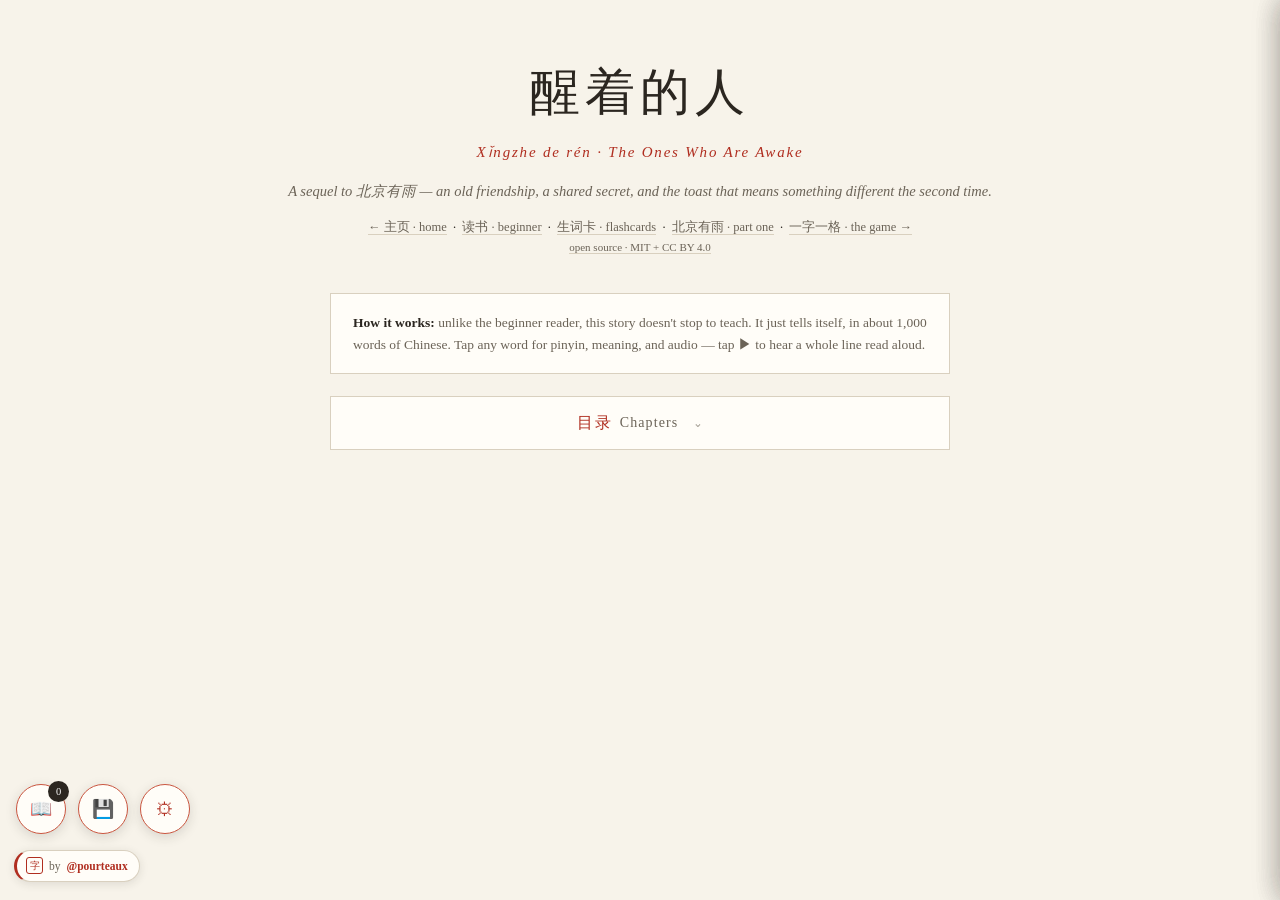
<file: awake-template.html>
<!DOCTYPE html>
<html lang="zh-CN">
<head>
<meta charset="UTF-8">
<meta name="viewport" content="width=device-width, initial-scale=1.0">
<meta name="color-scheme" content="only light">
<meta name="theme-color" content="#f7f3ea">
<title>醒着的人 · The Early Intermediate Reader — 一字一世界</title>
<meta name="description" content="A sequel to 北京有雨, written entirely in the 1,000 essential words. Tap any word for pinyin, meaning and audio, or reveal a whole line in English.">
<link rel="icon" href="favicon.ico" sizes="any">
<link rel="icon" type="image/png" sizes="32x32" href="favicon-32x32.png">
<link rel="apple-touch-icon" sizes="180x180" href="apple-touch-icon.png">
<style>
:root{
  color-scheme: only light;
  --paper:#f7f3ea; --paper-deep:#efe9db; --ink:#2b2620; --ink-soft:#6b6357;
  --seal:#b02e20; --seal-soft:#c9553f; --jade:#3e6b5a; --indigo:#3d4d6b;
  --line:#d9d0bf; --card:#fffdf8;
}
*{margin:0;padding:0;box-sizing:border-box}
html{background:#f7f3ea !important;scroll-behavior:smooth}
body{
  background:#f7f3ea !important; color:#2b2620 !important;
  font-family:Georgia,'Times New Roman',serif; line-height:1.6;
}
.hanzi{font-family:'Kaiti SC','KaiTi','STKaiti','Kaiti TC','Noto Serif SC',serif}

#progressbar{position:fixed;top:0;left:0;height:3px;background:var(--seal);z-index:120;width:0;transition:width .1s}

header{max-width:760px;margin:0 auto;padding:52px 22px 10px;text-align:center}
h1{font-size:clamp(34px,7vw,50px);font-weight:400;letter-spacing:.1em}
.brand-pinyin{display:block;color:var(--seal);font-style:italic;font-size:15px;letter-spacing:.12em;margin-top:8px}
.tagline{margin-top:16px;color:var(--ink-soft);font-size:14.5px;font-style:italic}
.navlinks{margin-top:14px;font-size:12.5px}
.navlinks a{color:var(--ink-soft);text-decoration:none;border-bottom:1px solid var(--line)}
.navlinks a:hover{color:var(--seal);border-color:var(--seal)}

.howbox{
  max-width:620px;margin:26px auto 0;padding:18px 22px;
  background:var(--card);border:1px solid var(--line);font-size:13.5px;color:var(--ink-soft);
}
.howbox b{color:var(--ink)}

/* ---- table of contents ---- */
.toc-wrap{max-width:620px;margin:22px auto 0;background:var(--card);border:1px solid var(--line)}
.toc-wrap summary{padding:13px 20px;cursor:pointer;list-style:none;font-size:14px;letter-spacing:.08em;color:var(--ink-soft);display:flex;align-items:center;justify-content:center;gap:8px}
.toc-wrap summary::-webkit-details-marker{display:none}
.toc-wrap summary .hanzi{color:var(--seal);font-size:16px}
.toc-list{padding:4px 18px 16px;display:grid;grid-template-columns:1fr 1fr;gap:2px;max-height:300px;overflow-y:auto}
.toc-list a{padding:7px 10px;text-decoration:none;color:var(--ink);font-size:13px;border-bottom:1px solid #f1ece1}
.toc-list a:hover{background:var(--paper-deep);color:var(--seal)}
.toc-list a .n{color:var(--seal);font-size:11px;margin-right:7px}
@media (max-width:560px){ .toc-list{grid-template-columns:1fr} }

/* ---- story ---- */
main{max-width:680px;margin:0 auto;padding:30px 22px 140px}
.chapter-head{margin:64px 0 30px;text-align:center}
.chapter-head:first-child{margin-top:20px}
.chapter-head .rule{width:56px;height:1px;background:var(--seal);margin:0 auto 20px}
.chapter-head h2{font-size:27px;font-weight:400;letter-spacing:.08em}
.chapter-head .cp{color:var(--seal);font-style:italic;font-size:13.5px;margin-top:6px}
.chapter-head .en{color:var(--ink-soft);font-size:11.5px;letter-spacing:.14em;text-transform:uppercase;margin-top:5px}

p.para{margin:0 0 19px;font-size:20.5px;line-height:2.05;text-indent:0}
.w{cursor:pointer;border-radius:2px;transition:background .1s,color .1s;padding:0 .5px}
.w:hover,.w.active{background:#fbeeec;color:var(--seal)}
.line-spk{
  display:inline-flex;align-items:center;justify-content:center;flex:none;
  width:20px;height:20px;border-radius:50%;border:1px solid var(--line);
  background:var(--card);color:var(--seal-soft);cursor:pointer;font-size:8.5px;
  vertical-align:middle;margin-right:9px;margin-top:-4px;transition:all .12s;padding:0;
}
.line-spk:hover{background:var(--seal-soft);color:#fff;border-color:var(--seal-soft)}
.no-tts .line-spk,.no-tts .spk{display:none}
.line-tr{
  display:inline-flex;align-items:center;justify-content:center;flex:none;
  width:20px;height:20px;border-radius:50%;border:1px solid var(--line);
  background:var(--card);color:var(--indigo);cursor:pointer;font-size:9.5px;
  vertical-align:middle;margin-right:9px;margin-top:-4px;transition:all .12s;padding:0;
  font-family:Georgia,serif;
}
.line-tr:hover{background:var(--indigo);color:#fff;border-color:var(--indigo)}
.line-tr.on{background:var(--indigo);color:#fff;border-color:var(--indigo)}
.trans{
  display:none;margin:-8px 0 20px 30px;padding:10px 14px;
  border-left:2px solid #b6bfd0;background:#f4f6fa;
  font-family:Georgia,serif;font-size:15px;line-height:1.55;color:#4a5468;
}
.trans.show{display:block}
body.show-all-trans .trans{display:block}

/* ---- word list drawer ---- */
#wl-btn{
  position:fixed;left:16px;bottom:66px;z-index:110;width:50px;height:50px;border-radius:50%;
  background:var(--card);color:var(--seal);border:1.5px solid var(--seal-soft);cursor:pointer;font-size:18px;
  box-shadow:0 3px 12px rgba(43,38,32,.15);transition:transform .15s,background .15s,color .15s;
  display:flex;align-items:center;justify-content:center;padding:0;
}
#wl-btn:hover{transform:scale(1.07);background:var(--seal);color:#fff;border-color:var(--seal)}
#wl-btn .cnt{
  position:absolute;top:-4px;right:-4px;background:var(--ink);color:#fff;
  font-family:Georgia,serif;font-size:10.5px;min-width:21px;height:21px;border-radius:11px;
  display:flex;align-items:center;justify-content:center;padding:0 5px;
}
#dr-search{margin:12px 24px 6px;padding:9px 12px;font-family:inherit;font-size:13px;border:1px solid var(--line);background:var(--paper);color:var(--ink)}
#dr-filter{padding:0 24px 8px;display:flex;gap:8px;align-items:center}
#reviewToggle{
  font-family:inherit;font-size:11.5px;cursor:pointer;background:var(--card);
  border:1px solid var(--line);color:var(--ink-soft);padding:6px 12px;transition:all .13s;
}
#reviewToggle:hover{border-color:#e0a92b;color:#e0a92b}
#reviewToggle.on{background:#e0a92b;border-color:#e0a92b;color:#fff}
#reviewCount{font-size:11px;color:var(--ink-soft)}
#dr-list{flex:1;overflow-y:auto;padding:6px 24px 30px}
.dr-item{display:flex;align-items:baseline;gap:9px;padding:7px 0;border-bottom:1px solid #f1ece1;font-size:14px}
.dr-item .hz{font-size:19px;min-width:62px}
.dr-item .py{color:var(--seal);font-style:italic;min-width:78px;font-size:13px}
.dr-item .df{color:var(--ink-soft);flex:1;font-size:12.5px}
.dr-item .lv{font-size:9px;letter-spacing:.1em;color:#b0a795;text-transform:uppercase;white-space:nowrap}
.dr-item .spk{width:20px;height:20px;font-size:9.5px;border-color:var(--line);background:var(--card);color:var(--seal)}
.dr-item .spk:hover{background:var(--seal);color:#fff}
.star{
  display:inline-flex;align-items:center;justify-content:center;flex:none;
  width:20px;height:20px;border-radius:50%;border:1px solid var(--line);
  background:var(--card);color:#c3b9a5;cursor:pointer;font-size:10px;transition:all .12s;padding:0;
}
.star:hover{border-color:#e0a92b;color:#e0a92b;background:#fdf6e6}
.star.on{background:#e0a92b;border-color:#e0a92b;color:#fff}

#dr-play{padding:10px 24px 12px;border-bottom:1px solid var(--line)}
#dr-play{display:flex;gap:8px}
#dr-play button{flex:1}
#cardsBtn{
  display:flex;align-items:center;justify-content:center;gap:7px;
  background:#e0a92b;border:none;color:#fff;font-family:inherit;font-size:13px;
  letter-spacing:.04em;padding:11px 10px;cursor:pointer;transition:all .14s;
}
#cardsBtn:hover{background:#c9971f}
#cardsBtn:disabled{background:var(--line);color:var(--ink-soft);cursor:default}
#cardsBtn .hanzi{font-size:15px}

#playBtn{
  width:100%;display:flex;align-items:center;justify-content:center;gap:8px;
  background:var(--jade);border:none;color:#fff;font-family:inherit;font-size:13px;
  letter-spacing:.04em;padding:11px 14px;cursor:pointer;transition:all .14s;
}
#playBtn:hover{background:var(--jade-soft,#5d8a77)}
#playBtn:disabled{background:var(--line);color:var(--ink-soft);cursor:default}
#playBtn .hanzi{font-size:15px}
.dr-empty{padding:22px 0;color:var(--ink-soft);font-style:italic;font-size:13.5px}
.toggle-row{display:flex;align-items:center;justify-content:space-between;gap:10px;margin-bottom:10px}
.toggle-row label{font-size:12.5px;color:var(--ink)}
.toggle-row input{width:17px;height:17px;accent-color:var(--seal)}

/* ---- tooltip ---- */
#tip{
  position:absolute;z-index:100;background:var(--ink);color:var(--paper);
  padding:9px 13px;font-size:14px;max-width:290px;line-height:1.45;
  box-shadow:0 6px 22px rgba(43,38,32,.3);opacity:0;pointer-events:none;
  transition:opacity .12s;display:none;
}
#tip .t-hz{font-size:19px;margin-right:8px}
#tip .t-py-row{display:inline-flex;align-items:center;gap:7px}
#tip .t-py{color:#e8b3a9;font-style:italic}
#tip .t-def{display:block;margin-top:3px;color:#cfc8bc;font-size:13px}
#tip .t-lv{display:block;margin-top:4px;font-size:9px;letter-spacing:.13em;text-transform:uppercase;color:#8f8676}
.spk{
  display:inline-flex;align-items:center;justify-content:center;flex:none;
  width:20px;height:20px;border-radius:50%;border:1px solid rgba(255,255,255,.35);
  background:transparent;color:#e8b3a9;cursor:pointer;font-size:10px;transition:all .12s;padding:0;
}
.spk:hover{background:rgba(255,255,255,.18);color:#fff}
#tip .tip-star{border-color:rgba(255,255,255,.35);background:transparent;color:#c8bfae}
#tip .tip-star:hover{background:rgba(224,169,43,.25);color:#f0c46b;border-color:#e0a92b}
#tip .tip-star.on{background:#e0a92b;border-color:#e0a92b;color:#fff}

/* ---- floating buttons + settings ---- */
#settings-btn{
  position:fixed;left:140px;bottom:66px;z-index:110;width:50px;height:50px;border-radius:50%;
  background:var(--card);color:var(--seal);border:1.5px solid var(--seal-soft);cursor:pointer;font-size:18px;
  box-shadow:0 3px 12px rgba(43,38,32,.15);transition:transform .15s,background .15s,color .15s;
  display:flex;align-items:center;justify-content:center;padding:0;
}
#settings-btn:hover{transform:scale(1.07) rotate(28deg);background:var(--seal);color:#fff;border-color:var(--seal)}
#scrim{position:fixed;inset:0;background:rgba(43,38,32,.35);z-index:95;opacity:0;pointer-events:none;transition:opacity .25s}
#scrim.on{opacity:1;pointer-events:auto}
.side-panel{
  position:fixed;top:0;right:0;bottom:0;width:min(390px,100vw);background:var(--card);z-index:100;
  transform:translateX(102%);transition:transform .28s cubic-bezier(.4,0,.2,1);
  box-shadow:-6px 0 30px rgba(43,38,32,.18);display:flex;flex-direction:column;
}
.side-panel.open{transform:translateX(0)}
.dr-head{padding:22px 24px 14px;border-bottom:1px solid var(--line);position:relative}
.dr-head h2{font-weight:400;font-size:20px;letter-spacing:.06em}
.dr-head .dr-sub{font-size:12px;color:var(--ink-soft);margin-top:4px}
.dr-head button{position:absolute;right:18px;top:20px;background:none;border:none;font-size:19px;color:var(--ink-soft);cursor:pointer}
#dr-voice{padding:16px 24px}
.dr-voice-row{display:flex;align-items:center;gap:10px;margin-bottom:10px}
.dr-voice-row label{font-size:11px;letter-spacing:.1em;text-transform:uppercase;color:var(--ink-soft);min-width:44px}
.dr-voice-row select{flex:1;font-family:inherit;font-size:12.5px;color:var(--ink);background:var(--paper);border:1px solid var(--line);padding:5px 8px;min-width:0}
.dr-voice-row input[type=range]{flex:1;accent-color:var(--seal)}
.dr-voice-row #rateVal{font-size:11.5px;color:var(--seal);min-width:34px;text-align:right}
#voiceTestBtn{flex:none;width:26px;height:26px;border-radius:50%;border:1px solid var(--seal-soft);background:var(--card);color:var(--seal-soft);cursor:pointer;font-size:10px;display:flex;align-items:center;justify-content:center;padding:0}
#voiceTestBtn:hover{background:var(--seal-soft);color:#fff}
#voiceNote{font-size:11.5px;color:var(--ink-soft);font-style:italic;line-height:1.4}
#dr-reset{padding:14px 24px 18px;border-top:1px dashed var(--line);margin-top:auto}
#dr-reset button{width:100%;background:var(--card);border:1px solid var(--line);color:var(--ink-soft);font-family:inherit;font-size:12.5px;padding:10px 14px;cursor:pointer;transition:all .15s}
#dr-reset button:hover{border-color:var(--seal);color:var(--seal);background:#fbeeec}

/* ---- save & transfer ---- */
#save-btn{
  position:fixed;left:78px;bottom:66px;z-index:110;width:50px;height:50px;border-radius:50%;
  background:var(--card);color:var(--seal);border:1.5px solid var(--seal-soft);cursor:pointer;font-size:18px;
  box-shadow:0 3px 12px rgba(43,38,32,.15);transition:transform .15s,background .15s,color .15s;
  display:flex;align-items:center;justify-content:center;padding:0;
}
#save-btn:hover{transform:scale(1.07);background:var(--seal);color:#fff;border-color:var(--seal)}
#dr-backup{padding:16px 24px}
.bk-stats{font-size:12px;color:var(--ink-soft);margin-bottom:12px}
.bk-stats b{color:var(--seal);font-size:14px}
.bk-row{display:flex;gap:8px;margin-bottom:8px}
#dr-backup button{
  flex:1;font-family:inherit;font-size:12px;background:var(--card);
  border:1px solid var(--line);color:var(--ink-soft);padding:9px 10px;cursor:pointer;transition:all .13s;
}
#dr-backup button:hover{border-color:var(--seal);color:var(--seal);background:#fbeeec}
.bk-note{font-size:11.5px;color:var(--ink-soft);font-style:italic;line-height:1.45;margin-top:4px}

/* ---- continue banner ---- */
.continue-bar{
  max-width:560px;margin:20px auto 0;padding:12px 18px;
  border:1px solid #dcb6ae;background:#fbeeec;color:var(--ink);
  display:none;align-items:center;justify-content:space-between;gap:14px;font-size:13.5px;
}
.continue-bar b{color:var(--seal)}
.continue-bar .cb-actions{display:flex;align-items:center;gap:8px;flex:none}
#continueBtn{background:var(--seal);color:#fff;border:none;padding:7px 15px;font-size:12.5px;cursor:pointer;font-family:inherit;white-space:nowrap}
#continueDismiss{background:none;border:none;color:var(--ink-soft);font-size:16px;cursor:pointer}
@media (max-width:560px){ .continue-bar{flex-direction:column;align-items:stretch;text-align:center} .continue-bar .cb-actions{justify-content:center} }

#credit-badge{
  position:fixed;left:14px;bottom:18px;z-index:52;
  display:flex;align-items:center;gap:6px;padding:6px 11px 6px 9px;
  background:var(--card);border:1px solid var(--line);border-left:3px solid var(--seal);
  border-radius:20px;font-size:11.5px;color:var(--ink-soft);text-decoration:none;box-shadow:0 2px 10px rgba(43,38,32,.12);
}
#credit-badge .cb-seal{width:17px;height:17px;flex:none;border:1.5px solid var(--seal);color:var(--seal);border-radius:3px;display:flex;align-items:center;justify-content:center;font-size:10px}
#credit-badge b{color:var(--seal)}
@media (max-width:640px){ #credit-badge{display:none} }
.endmark{text-align:center;margin:70px 0 40px}
.endmark .seal{width:74px;height:74px;border:3px solid var(--seal);color:var(--seal);display:flex;align-items:center;justify-content:center;font-size:32px;margin:0 auto 16px}
.endmark p{color:var(--ink-soft);font-size:13.5px;font-style:italic}
</style>
</head>
<body>
<div id="progressbar"></div>

<header>
  <h1 class="hanzi">醒着的人</h1>
  <span class="brand-pinyin">Xǐngzhe de rén · The Ones Who Are Awake</span>
  <p class="tagline">A sequel to 北京有雨 — an old friendship, a shared secret, and the toast that means something different the second time.</p>
  <p class="navlinks">
    <a href="index.html">← 主页 · home</a> &nbsp;·&nbsp;
    <a href="read.html">读书 · beginner</a> &nbsp;·&nbsp;
    <a href="cards.html">生词卡 · flashcards</a> &nbsp;·&nbsp;
    <a href="intermediate.html">北京有雨 · part one</a> &nbsp;·&nbsp;
    <a href="game.html">一字一格 · the game →</a><br><a href="license.html" style="font-size:11px">open source · MIT + CC BY 4.0</a>
  </p>
</header>

<div class="continue-bar" id="continueBar">
  <span id="continueText"></span>
  <div class="cb-actions">
    <button id="continueBtn">Continue →</button>
    <button id="continueDismiss" title="Dismiss">✕</button>
  </div>
</div>

<div class="howbox">
  <b>How it works:</b> unlike the beginner reader, this story doesn't stop to teach. It just tells itself, in about 1,000 words of Chinese. Tap any word for pinyin, meaning, and audio — tap ▶ to hear a whole line read aloud.
</div>

<details class="toc-wrap" id="tocWrap">
  <summary><span class="hanzi">目录</span> Chapters <span id="tocCount"></span> ⌄</summary>
  <div class="toc-list" id="tocList"></div>
</details>

<main id="story"></main>

<div id="tip"></div>
<div id="scrim"></div>

<button id="wl-btn" title="Words you've read">📖<span class="cnt" id="wl-cnt">0</span></button>
<button id="settings-btn" title="Settings">⚙</button>
<button id="save-btn" title="Save &amp; transfer progress">💾</button>

<aside id="drawer" class="side-panel">
  <div class="dr-head">
    <h2><span class="hanzi">词表</span> · Words You've Read</h2>
    <div class="dr-sub"><b id="dr-tot">0</b> of 1,000 collected</div>
    <button id="dr-close">✕</button>
  </div>
  <input id="dr-search" type="text" placeholder="Search hanzi, pinyin, or English…">
  <div id="dr-filter">
    <button id="reviewToggle">★ Review list</button>
    <span id="reviewCount"></span>
  </div>
  <div id="dr-play">
    <button id="playBtn"><span class="hanzi">复习</span> Play these words →</button>
    <button id="cardsBtn"><span class="hanzi">生词卡</span> Flashcards →</button>
  </div>
  <div id="dr-list"></div>
</aside>
<aside id="settingsPanel" class="side-panel">
  <div class="dr-head">
    <h2><span class="hanzi">设置</span> · Settings</h2>
    <div class="dr-sub">Voice, playback speed, and progress</div>
    <button id="settings-close">✕</button>
  </div>
  <div id="dr-voice">
    <div class="dr-voice-row">
      <label for="voiceSelect">Voice</label>
      <select id="voiceSelect"></select>
      <button id="voiceTestBtn" title="Test this voice">▶</button>
    </div>
    <div class="dr-voice-row">
      <label for="rateRange">Speed</label>
      <input type="range" id="rateRange" min="0.6" max="1.2" step="0.02">
      <span id="rateVal"></span>
    </div>
    <div id="voiceNote"></div>
  </div>
  <div id="dr-voice" style="padding-top:0">
    <div class="toggle-row">
      <label for="allTrans">Always show English translations</label>
      <input type="checkbox" id="allTrans">
    </div>
  </div>
  <div id="dr-reset"><button id="resetBtn">↺ Clear history (words, stars, progress)</button></div>
</aside>
<aside id="savePanel" class="side-panel">
  <div class="dr-head">
    <h2><span class="hanzi">存档</span> · Save &amp; Transfer</h2>
    <div class="dr-sub">Back up your progress or move it to another device</div>
    <button id="save-close">✕</button>
  </div>
  <div id="dr-backup">
    <div class="bk-stats" id="bkStats"></div>
    <div class="bk-row">
      <button id="bkDownload">⤓ Download backup file</button>
      <button id="bkCode">⧉ Copy transfer code</button>
    </div>
    <div class="bk-row">
      <button id="bkRestore">⤒ Restore from file or code</button>
    </div>
    <input type="file" id="bkFile" accept="application/json,.json" style="display:none">
    <div class="bk-note" id="bkNote">Your stars and known words live in this browser only. Back them up to move to another device.</div>
  </div>
</aside>

<a id="credit-badge" href="https://x.com/pourteaux" target="_blank" rel="noopener">
  <span class="cb-seal hanzi">字</span> by <b>@pourteaux</b>
</a>

<script>
__DATA__
</script>
<script>
/* ============================================================
   一字一世界 — shared progress store
   One source of truth for starred words and known words across
   every page. Inlined into each page by the build step.
   ============================================================ */
const YZYG = (function(){
  const STAR_KEY='yzyg-stars-v1';
  const KNOWN_KEY='yzyg-known-v1';
  const MISSED_KEY='yzyg-missed-v1';
  const SEEN_KEY='yzyg-seen-v1';

  /* one progress key per novel — add an entry here whenever a new story lands */
  const NOVEL_KEYS={int:'yzyg-int-progress-v1', awake:'yzyg-awake-progress-v1'};

  /* legacy keys from before the stores were unified */
  const LEGACY_STARS=['manmandu-review-v1','yzyg-int-review-v1'];
  const LEGACY_SEEN=['yzyg-int-collected-v1'];

  function readSet(key){
    try{ const raw=localStorage.getItem(key); return raw?new Set(JSON.parse(raw)):new Set(); }
    catch(e){ return new Set(); }
  }
  function writeSet(key,set){
    try{ localStorage.setItem(key, JSON.stringify([...set])); }catch(e){}
  }

  let stars=readSet(STAR_KEY);
  let known=readSet(KNOWN_KEY);
  let missed=readSet(MISSED_KEY);
  let seen=readSet(SEEN_KEY);

  /* one-time migration: fold the old per-page lists into the unified ones */
  (function migrate(){
    let changed=false;
    LEGACY_STARS.forEach(k=>{
      const old=readSet(k);
      if(old.size){ old.forEach(w=>stars.add(w)); changed=true; try{ localStorage.removeItem(k); }catch(e){} }
    });
    LEGACY_SEEN.forEach(k=>{
      const old=readSet(k);
      if(old.size){ old.forEach(w=>seen.add(w)); try{ localStorage.removeItem(k); }catch(e){} }
    });
    if(changed) writeSet(STAR_KEY,stars);
    writeSet(SEEN_KEY,seen);
  })();

  /* listeners so open panels can refresh when something changes */
  const listeners=new Set();
  function notify(){ listeners.forEach(fn=>{ try{ fn(); }catch(e){} }); }

  /* keep multiple open tabs in sync */
  window.addEventListener('storage',e=>{
    if(e.key===STAR_KEY){ stars=readSet(STAR_KEY); notify(); }
    if(e.key===KNOWN_KEY){ known=readSet(KNOWN_KEY); notify(); }
    if(e.key===MISSED_KEY){ missed=readSet(MISSED_KEY); notify(); }
    if(e.key===SEEN_KEY){ seen=readSet(SEEN_KEY); notify(); }
  });

  return {
    /* ---- starred ---- */
    isStarred: w=>stars.has(w),
    stars: ()=>stars,
    starCount: ()=>stars.size,
    toggleStar(w){
      if(stars.has(w)) stars.delete(w); else stars.add(w);
      writeSet(STAR_KEY,stars); notify();
      return stars.has(w);
    },
    setStar(w,on){
      if(on) stars.add(w); else stars.delete(w);
      writeSet(STAR_KEY,stars); notify();
    },

    /* ---- known ---- */
    isKnown: w=>known.has(w),
    known: ()=>known,
    knownCount: ()=>known.size,
    markKnown(w){ if(!known.has(w)){ known.add(w); writeSet(KNOWN_KEY,known); notify(); } },
    unmarkKnown(w){ if(known.has(w)){ known.delete(w); writeSet(KNOWN_KEY,known); notify(); } },
    toggleKnown(w){ known.has(w)?known.delete(w):known.add(w); writeSet(KNOWN_KEY,known); notify(); return known.has(w); },

    /* ---- missed (most recent attempt, in the game or flashcards, was wrong) ---- */
    isMissed: w=>missed.has(w),
    missed: ()=>missed,
    missedCount: ()=>missed.size,
    markMissed(w){ if(!missed.has(w)){ missed.add(w); writeSet(MISSED_KEY,missed); notify(); } },
    unmarkMissed(w){ if(missed.has(w)){ missed.delete(w); writeSet(MISSED_KEY,missed); notify(); } },

    /* ---- seen (words encountered while reading) ---- */
    isSeen: w=>seen.has(w),
    seen: ()=>seen,
    seenCount: ()=>seen.size,
    markSeen(words){
      let added=false;
      (Array.isArray(words)?words:[words]).forEach(w=>{ if(w && !seen.has(w)){ seen.add(w); added=true; } });
      if(added){ writeSet(SEEN_KEY,seen); notify(); }
      return added;
    },
    flushSeen(){ writeSet(SEEN_KEY,seen); },

    onChange(fn){ listeners.add(fn); return ()=>listeners.delete(fn); },

    /* ---- backup / restore ----
       Exports everything as one JSON payload. Also available as a compact
       base64 code so progress can move between devices by copy-paste. */
    exportData(){
      return {
        v:1,
        app:'yzyg',
        exported:new Date().toISOString(),
        stars:[...stars],
        known:[...known],
        missed:[...missed],
        seen:[...seen],
        progress:{
          reader: (()=>{ try{ return JSON.parse(localStorage.getItem('manmandu-progress-v1')||'null'); }catch(e){ return null; } })(),
          novels: Object.fromEntries(Object.entries(NOVEL_KEYS).map(([id,key])=>{
            try{ return [id, JSON.parse(localStorage.getItem(key)||'null')]; }catch(e){ return [id, null]; }
          }).filter(([,v])=>v!==null))
        },
        best: parseInt(localStorage.getItem('yzyg-best')||'0',10)||0
      };
    },
    exportCode(){
      /* base64 of the UTF-8 JSON — safe to paste anywhere */
      const json=JSON.stringify(this.exportData());
      const bytes=new TextEncoder().encode(json);
      let bin=''; bytes.forEach(b=>bin+=String.fromCharCode(b));
      return btoa(bin);
    },
    importData(obj,{merge=true}={}){
      if(!obj || obj.app!=='yzyg') throw new Error('This does not look like a 一字一世界 backup.');
      if(!merge){ stars=new Set(); known=new Set(); missed=new Set(); seen=new Set(); }
      (obj.stars||[]).forEach(w=>stars.add(w));
      (obj.known||[]).forEach(w=>known.add(w));
      (obj.missed||[]).forEach(w=>missed.add(w));
      (obj.seen ||[]).forEach(w=>seen.add(w));
      writeSet(STAR_KEY,stars); writeSet(KNOWN_KEY,known); writeSet(MISSED_KEY,missed); writeSet(SEEN_KEY,seen);
      try{
        if(obj.progress&&obj.progress.reader) localStorage.setItem('manmandu-progress-v1',JSON.stringify(obj.progress.reader));
        if(obj.progress&&obj.progress.novel)   localStorage.setItem(NOVEL_KEYS.int,JSON.stringify(obj.progress.novel));   // legacy single-novel backups
        if(obj.progress&&obj.progress.novels){
          Object.entries(obj.progress.novels).forEach(([id,val])=>{
            if(val && NOVEL_KEYS[id]) localStorage.setItem(NOVEL_KEYS[id],JSON.stringify(val));
          });
        }
        if(obj.best) localStorage.setItem('yzyg-best',String(Math.max(obj.best, parseInt(localStorage.getItem('yzyg-best')||'0',10)||0)));
      }catch(e){}
      notify();
      return {stars:stars.size, known:known.size, missed:missed.size, seen:seen.size};
    },
    importCode(code,opts){
      const bin=atob(String(code).trim());
      const bytes=Uint8Array.from(bin,c=>c.charCodeAt(0));
      const json=new TextDecoder().decode(bytes);
      return this.importData(JSON.parse(json),opts);
    },
    clearAll(){
      stars=new Set(); known=new Set(); missed=new Set(); seen=new Set();
      try{
        [STAR_KEY,KNOWN_KEY,MISSED_KEY,SEEN_KEY,'manmandu-progress-v1',...Object.values(NOVEL_KEYS)].forEach(k=>localStorage.removeItem(k));
      }catch(e){}
      notify();
    }
  };
})();

</script>
<script>
(function(){
const $=s=>document.querySelector(s);
if('scrollRestoration' in history) history.scrollRestoration='manual';

/* ---------- audio ---------- */
let ttsVoices=[];
let ttsRate=parseFloat(localStorage.getItem('manmandu-rate')||'0.92')||0.92;
let ttsVoiceName=null;
try{ ttsVoiceName=localStorage.getItem('manmandu-voice-name'); }catch(e){}
function voiceScore(v){
  let s=0; const lang=(v.lang||'').toLowerCase();
  if(lang.startsWith('zh')) s+=100; else return -1;
  if(lang==='zh-cn') s+=20;
  if(!v.localService) s+=15;
  if(/google/i.test(v.name)) s+=12;
  if(/neural|natural|enhanced|premium|online|wavenet/i.test(v.name)) s+=10;
  return s;
}
function bestVoices(){ return ttsVoices.map(v=>({v,s:voiceScore(v)})).filter(x=>x.s>=0).sort((a,b)=>b.s-a.s).map(x=>x.v); }
function populateVoiceSelect(){
  const sel=$('#voiceSelect'); if(!sel) return;
  const zh=bestVoices(), note=$('#voiceNote');
  if(!zh.length){ sel.innerHTML='<option value="">(no Chinese voice found)</option>'; sel.disabled=true;
    if(note) note.textContent='Your browser has no Chinese voice installed — try Chrome or Edge.'; return; }
  sel.disabled=false;
  sel.innerHTML=zh.map(v=>`<option value="${v.name}">${v.name}${v.localService?'':' \u2601'}</option>`).join('');
  const match=zh.find(v=>v.name===ttsVoiceName);
  sel.value=match?match.name:zh[0].name;
  if(!match) ttsVoiceName=sel.value;
  if(note) note.textContent=zh.length>1?`${zh.length} Chinese voices found (\u2601 = higher-quality cloud voice).`:'';
}
function loadVoices(){ try{ ttsVoices=window.speechSynthesis.getVoices()||[]; }catch(e){} populateVoiceSelect(); }
if('speechSynthesis' in window){ loadVoices(); window.speechSynthesis.onvoiceschanged=loadVoices; }
else{ document.documentElement.classList.add('no-tts'); }
function speak(text){
  if(!text || !('speechSynthesis' in window)) return;
  try{ window.speechSynthesis.cancel(); }catch(e){}
  try{
    const u=new SpeechSynthesisUtterance(text);
    u.lang='zh-CN'; u.rate=ttsRate;
    try{
      const chosen=ttsVoices.find(v=>v.name===ttsVoiceName);
      const v=chosen || bestVoices()[0] || ttsVoices.find(v=>v.lang && v.lang.toLowerCase().startsWith('zh'));
      if(v) u.voice=v;
    }catch(e){}
    window.speechSynthesis.speak(u);
  }catch(e){}
}

/* ---------- build the story ---------- */
const PUNCT=new Set(['，','。','！','？','：','；','、','…','—','「','」','『','』','（','）','《','》','·','“','”','‘','’']);
const storyEl=$('#story'), tocList=$('#tocList');
let chIdx=0; const chapters=[];
const frag=document.createDocumentFragment();

STORY.forEach(item=>{
  if(item.ch){
    chIdx++;
    const id='ch'+chIdx;
    chapters.push({id,ch:item.ch,cp:item.cp,en:item.en,n:chIdx});
    const h=document.createElement('div');
    h.className='chapter-head'; h.id=id;
    h.innerHTML=`<div class="rule"></div><h2 class="hanzi">${item.ch}</h2>
                 <div class="cp">${item.cp||''}</div><div class="en">${item.en||''}</div>`;
    frag.appendChild(h);
    return;
  }
  const p=document.createElement('p');
  p.className='para hanzi';
  const plain=item.p.filter(t=>!['「','」','『','』','（','）'].includes(t)).join('');
  const esc=x=>x.replace(/&/g,'&amp;').replace(/"/g,'&quot;').replace(/</g,'&lt;');
  let html=`<button class="line-spk" data-t="${esc(plain)}" aria-label="Play line">\u25b6</button>`;
  if(item.en) html+=`<button class="line-tr" aria-label="Show translation" title="Translate this line">A</button>`;
  html+=item.p.map(tok=>{
    if(PUNCT.has(tok)) return tok;
    if(VOCAB[tok]) return `<span class="w" data-w="${tok}">${tok}</span>`;
    return tok;
  }).join('');
  p.innerHTML=html;
  p.dataset.words=item.p.filter(t=>VOCAB[t]).join(',');
  frag.appendChild(p);
  if(item.en){
    const tr=document.createElement('div');
    tr.className='trans'; tr.textContent=item.en;
    frag.appendChild(tr);
  }
});
storyEl.appendChild(frag);

/* table of contents */
$('#tocCount').textContent='('+chapters.length+')';
tocList.innerHTML=chapters.map(c=>`<a href="#${c.id}"><span class="n">${c.n}</span>${c.ch}</a>`).join('');
tocList.addEventListener('click',()=>{ $('#tocWrap').open=false; });

/* ---------- tooltip ---------- */
const tip=$('#tip'); let tipFor=null;
const isHover=window.matchMedia('(hover:hover)').matches;
function showTip(el){
  const v=VOCAB[el.dataset.w]; if(!v) return;
  const w=el.dataset.w;
  tip.innerHTML=`<span class="t-hz hanzi">${w}</span>`+
    `<span class="t-py-row"><span class="t-py">${v.p}</span>`+
    `<button class="spk" data-w="${w}" aria-label="Play pronunciation">🔊</button>`+
    `<button class="star tip-star${review.has(w)?' on':''}" data-star="${w}" `+
    `aria-label="Mark for review" title="Mark for review">★</button></span>`+
    `<span class="t-def">${v.d}</span><span class="t-lv">${v.l}</span>`;
  tip.style.opacity=0; tip.style.display='block'; tip.style.pointerEvents='auto';
  const r=el.getBoundingClientRect(), tw=tip.offsetWidth;
  let x=r.left+window.scrollX+r.width/2-30;
  x=Math.max(8,Math.min(x,window.scrollX+document.documentElement.clientWidth-tw-8));
  const above=r.top>120;
  tip.style.left=x+'px';
  tip.style.top=above?(r.top+window.scrollY-tip.offsetHeight-9)+'px':(r.bottom+window.scrollY+9)+'px';
  tip.style.opacity=1; tipFor=el; el.classList.add('active');
}
function hideTip(){ tip.style.opacity=0; tip.style.pointerEvents='none'; if(tipFor){tipFor.classList.remove('active');tipFor=null;} }
let hideTimer=null;
function cancelHide(){ clearTimeout(hideTimer); hideTimer=null; }
function scheduleHide(){ cancelHide(); hideTimer=setTimeout(hideTip,260); }
if(isHover){
  document.addEventListener('mouseover',e=>{const w=e.target.closest('.w'); if(w){ cancelHide(); showTip(w); }});
  document.addEventListener('mouseout',e=>{ if(e.target.closest('.w')) scheduleHide(); });
  // keep the tooltip alive while the pointer is inside it, so its buttons are usable
  tip.addEventListener('mouseenter',cancelHide);
  tip.addEventListener('mouseleave',scheduleHide);
}
document.addEventListener('click',e=>{
  const ltr=e.target.closest('.line-tr');
  if(ltr){
    const tr=ltr.closest('.para').nextElementSibling;
    if(tr && tr.classList.contains('trans')){
      const on=tr.classList.toggle('show');
      ltr.classList.toggle('on',on);
    }
    e.stopPropagation(); return;
  }
  const star=e.target.closest('.star');
  if(star){ toggleReview(star.dataset.star); cancelHide(); e.stopPropagation(); return; }
  const lspk=e.target.closest('.line-spk');
  if(lspk){ speak(lspk.dataset.t); e.stopPropagation(); return; }
  const spk=e.target.closest('.spk');
  if(spk){ speak(spk.dataset.w); e.stopPropagation(); return; }
  const w=e.target.closest('.w');
  if(w){
    speak(w.dataset.w);
    if(!isHover && tipFor===w){ hideTip(); } else { hideTip(); showTip(w); }
    e.stopPropagation();
  } else hideTip();
});
window.addEventListener('scroll',()=>{ if(tipFor)hideTip(); },{passive:true});

/* ---------- collected words + review stars ---------- */
/* collected words and stars both live in the shared store now */
const collected={ has:w=>YZYG.isSeen(w), get size(){ return YZYG.seenCount(); } };
const review={ has:w=>YZYG.isStarred(w), get size(){ return YZYG.starCount(); } };
let collDirty=true, saveCollTimer=null, collPending=false;
function writeCollected(){ YZYG.flushSeen(); }
function saveCollected(){
  // throttle (not debounce): a long smooth scroll fires continuously and a debounce
  // would keep deferring the write until the user stopped, losing data on reload
  if(collPending) return;
  collPending=true;
  saveCollTimer=setTimeout(()=>{ collPending=false; writeCollected(); },400);
}
function updateCounts(){
  $('#wl-cnt').textContent=YZYG.seenCount();
  $('#dr-tot').textContent=YZYG.seenCount();
  const c=$('#reviewCount'); if(c) c.textContent=YZYG.starCount()?YZYG.starCount()+' marked':'';
}
function toggleReview(w){
  const on=YZYG.toggleStar(w);
  document.querySelectorAll(`.star[data-star="${w}"]`).forEach(b=>b.classList.toggle('on',on));
  updateCounts();
  if(reviewOnly){ collDirty=true; renderDrawer(); }
}

/* collect words as their paragraph scrolls into view */
const io=new IntersectionObserver(entries=>{
  let added=false;
  entries.forEach(en=>{
    if(!en.isIntersecting) return;
    const ws=en.target.dataset.words;
    if(ws && YZYG.markSeen(ws.split(','))) added=true;
    io.unobserve(en.target);
  });
  if(added){ saveCollected(); updateCounts(); collDirty=true; }
},{rootMargin:'0px 0px -20% 0px'});
document.querySelectorAll('.para').forEach(p=>io.observe(p));

/* ---------- word drawer ---------- */
const drawer=$('#drawer'), drList=$('#dr-list'), drSearch=$('#dr-search');
let reviewOnly=false;
const ORDER=Object.keys(VOCAB);
function renderDrawer(){
  const q=drSearch.value.trim().toLowerCase();
  if(!collDirty && !q) return;
  let html='';
  ORDER.forEach(w=>{
    if(!collected.has(w)) return;
    if(reviewOnly && !review.has(w)) return;
    const v=VOCAB[w];
    if(q && !(w.includes(q)||v.p.toLowerCase().includes(q)||v.d.toLowerCase().includes(q))) return;
    html+=`<div class="dr-item"><span class="hz hanzi">${w}</span>`+
          `<button class="spk" data-w="${w}" aria-label="Play">🔊</button>`+
          `<button class="star${review.has(w)?' on':''}" data-star="${w}" aria-label="Mark for review">★</button>`+
          `<span class="py">${v.p}</span><span class="df">${v.d}</span><span class="lv">${v.l}</span></div>`;
  });
  drList.innerHTML=html||`<div class="dr-empty">${reviewOnly?'No words marked yet — tap ★ on any word.':'Keep reading — words you pass are collected here.'}</div>`;
  collDirty=false;
  refreshPlayBtn();
}
const DRAWER_LABEL='the novel';
/* ---------- launch a review game from the current drawer contents ---------- */
function currentDrawerWords(){
  return [...drList.querySelectorAll('.dr-item .hz')].map(e=>e.textContent);
}
function refreshPlayBtn(){
  const btn=document.getElementById('playBtn'); if(!btn) return;
  const n=currentDrawerWords().length;
  btn.disabled=n===0;
  const cb=document.getElementById('cardsBtn');
  if(cb){ cb.disabled=n===0; cb.innerHTML=n?`<span class="hanzi">生词卡</span> Flashcards →`:`<span class="hanzi">生词卡</span> —`; }
  btn.innerHTML=n?`<span class="hanzi">复习</span> Play these ${n} word${n===1?'':'s'} →`
                 :`<span class="hanzi">复习</span> No words to play yet`;
}
(function(){
  const btn=document.getElementById('playBtn'); if(!btn) return;
  btn.addEventListener('click',()=>{
    const words=currentDrawerWords();
    if(!words.length) return;
    let label=DRAWER_LABEL;
    if(typeof reviewOnly!=='undefined' && reviewOnly) label='your review list';
    else if(drSearch && drSearch.value.trim()) label='“'+drSearch.value.trim()+'”';
    try{ localStorage.setItem('yzyg-custom-set', JSON.stringify({words,label})); }catch(e){}
    location.href='game.html?custom=1';
  });
})();

(function(){
  const cb=document.getElementById('cardsBtn'); if(!cb) return;
  cb.addEventListener('click',()=>{
    const words=currentDrawerWords();
    if(!words.length) return;
    let label=DRAWER_LABEL;
    if(typeof reviewOnly!=='undefined' && reviewOnly) label='your starred words';
    else if(drSearch && drSearch.value.trim()) label='"'+drSearch.value.trim()+'"';
    try{ localStorage.setItem('yzyg-custom-set', JSON.stringify({words,label})); }catch(e){}
    location.href='cards.html?custom=1';
  });
})();


$('#wl-btn').addEventListener('click',()=>{ collDirty=true; renderDrawer(); drawer.classList.add('open'); $('#scrim').classList.add('on'); });
$('#dr-close').addEventListener('click',()=>{ drawer.classList.remove('open'); $('#scrim').classList.remove('on'); });
drSearch.addEventListener('input',()=>{ collDirty=true; renderDrawer(); });
$('#reviewToggle').addEventListener('click',()=>{
  reviewOnly=!reviewOnly;
  $('#reviewToggle').classList.toggle('on',reviewOnly);
  collDirty=true; renderDrawer();
});
updateCounts();

/* ---------- progress ---------- */
const LS='yzyg-awake-progress-v1';
const paras=[...document.querySelectorAll('.para')];
function saveProgress(){
  const y=window.scrollY;
  let idx=0;
  for(let i=0;i<paras.length;i++){ if(paras[i].offsetTop<=y+window.innerHeight*0.5) idx=i; else break; }
  try{ localStorage.setItem(LS, JSON.stringify({idx,total:paras.length,ts:Date.now()})); }catch(e){}
}
let saveTimer=null, progPending=false;
window.addEventListener('scroll',()=>{
  const h=document.documentElement;
  $('#progressbar').style.width=(h.scrollTop/(h.scrollHeight-h.clientHeight)*100)+'%';
  if(progPending) return;
  progPending=true;
  saveTimer=setTimeout(()=>{ progPending=false; saveProgress(); },400);
},{passive:true});

/* flush both on the way out, so nothing is lost mid-scroll */
function flushAll(){ writeCollected(); saveProgress(); }
window.addEventListener('pagehide',flushAll);
document.addEventListener('visibilitychange',()=>{ if(document.visibilityState==='hidden') flushAll(); });

try{
  const raw=localStorage.getItem(LS);
  if(raw){
    const s=JSON.parse(raw);
    if(s && s.idx>3 && s.idx<paras.length-1){
      const pct=Math.round(s.idx/paras.length*100);
      $('#continueText').innerHTML=`Welcome back — you were <b>${pct}%</b> through the story.`;
      $('#continueBar').style.display='flex';
      $('#continueBtn').addEventListener('click',()=>{
        paras[s.idx].scrollIntoView({behavior:'smooth',block:'center'});
        $('#continueBar').style.display='none';
      });
      $('#continueDismiss').addEventListener('click',()=>{ $('#continueBar').style.display='none'; });
    }
  }
}catch(e){}

/* ---------- settings panel ---------- */
const settingsPanel=$('#settingsPanel'), savePanel=$('#savePanel'), scrim=$('#scrim');
function closePanels(){ settingsPanel.classList.remove('open'); savePanel.classList.remove('open'); drawer.classList.remove('open'); scrim.classList.remove('on'); }
$('#settings-btn').addEventListener('click',()=>{ settingsPanel.classList.add('open'); scrim.classList.add('on'); });
$('#settings-close').addEventListener('click',closePanels);
$('#save-btn').addEventListener('click',()=>{ savePanel.classList.add('open'); scrim.classList.add('on'); });
$('#save-close').addEventListener('click',closePanels);
scrim.addEventListener('click',closePanels);

const rateRange=$('#rateRange'), rateVal=$('#rateVal');
rateRange.value=ttsRate; rateVal.textContent=ttsRate.toFixed(2)+'x';
rateRange.addEventListener('input',()=>{
  ttsRate=parseFloat(rateRange.value);
  rateVal.textContent=ttsRate.toFixed(2)+'x';
  try{ localStorage.setItem('manmandu-rate',ttsRate); }catch(e){}
});
$('#voiceSelect').addEventListener('change',e=>{
  ttsVoiceName=e.target.value;
  try{ localStorage.setItem('manmandu-voice-name',ttsVoiceName); }catch(e){}
});
$('#voiceTestBtn').addEventListener('click',()=>speak('北京又开始下雨了。'));
/* ---------- backup / restore ---------- */
(function(){
  const $=s=>document.querySelector(s);
  const note=$('#bkNote'), stats=$('#bkStats');
  if(!note) return;
  const DEFAULT_NOTE='Your stars and known words live in this browser only. Back them up to move to another device.';

  function refresh(){
    if(stats) stats.innerHTML=
      `<b>${YZYG.starCount()}</b> starred &nbsp;·&nbsp; <b>${YZYG.knownCount()}</b> known &nbsp;·&nbsp; <b>${YZYG.seenCount()}</b> read`;
  }
  refresh();
  YZYG.onChange(refresh);

  let noteTimer=null;
  function say(msg,ms=4000){
    clearTimeout(noteTimer);
    note.textContent=msg;
    noteTimer=setTimeout(()=>{ note.textContent=DEFAULT_NOTE; },ms);
  }

  $('#bkDownload').addEventListener('click',()=>{
    const data=YZYG.exportData();
    const blob=new Blob([JSON.stringify(data,null,1)],{type:'application/json'});
    const url=URL.createObjectURL(blob);
    const a=document.createElement('a');
    const d=new Date().toISOString().slice(0,10);
    a.href=url; a.download=`yizi-progress-${d}.json`;
    document.body.appendChild(a); a.click(); a.remove();
    setTimeout(()=>URL.revokeObjectURL(url),1000);
    say('Saved. Keep the file somewhere safe — you can restore it on any device.');
  });

  $('#bkCode').addEventListener('click',async ()=>{
    const code=YZYG.exportCode();
    try{
      await navigator.clipboard.writeText(code);
      say('Transfer code copied. Paste it into Restore on your other device.');
    }catch(e){
      window.prompt('Copy your transfer code:', code);
    }
  });

  $('#bkRestore').addEventListener('click',()=>{
    const code=window.prompt(
      'Paste a transfer code to restore your progress.\n\n' +
      'Leave this empty and press OK to pick a backup file instead.');
    if(code===null) return;
    if(!code.trim()){ $('#bkFile').click(); return; }
    try{
      const r=YZYG.importCode(code);
      say(`Restored — ${r.stars} starred, ${r.known} known, ${r.seen} read.`,6000);
      setTimeout(()=>location.reload(),1200);
    }catch(e){
      say('That code could not be read. Check it was copied in full.',6000);
    }
  });

  $('#bkFile').addEventListener('change',e=>{
    const f=e.target.files&&e.target.files[0];
    if(!f) return;
    const fr=new FileReader();
    fr.onload=()=>{
      try{
        const r=YZYG.importData(JSON.parse(fr.result));
        say(`Restored — ${r.stars} starred, ${r.known} known, ${r.seen} read.`,6000);
        setTimeout(()=>location.reload(),1200);
      }catch(err){
        say('That file could not be read as a backup.',6000);
      }
    };
    fr.onerror=()=>say('Could not read that file.',6000);
    fr.readAsText(f);
    e.target.value='';
  });
})();

$('#resetBtn').addEventListener('click',()=>{
  if(confirm('Clear everything for this story — collected words, starred words, and your place? This cannot be undone.')){
    clearTimeout(saveCollTimer); clearTimeout(saveTimer);   // don't let a pending save resurrect it
    YZYG.clearAll();
    window.scrollTo(0,0);
    location.reload();
  }
});

/* always-show-translations preference */
const ALL_KEY='yzyg-awake-alltrans';
const allTrans=$('#allTrans');
allTrans.checked=(localStorage.getItem(ALL_KEY)==='on');
document.body.classList.toggle('show-all-trans',allTrans.checked);
allTrans.addEventListener('change',()=>{
  document.body.classList.toggle('show-all-trans',allTrans.checked);
  try{ localStorage.setItem(ALL_KEY, allTrans.checked?'on':'off'); }catch(e){}
});

/* ---------- end mark ---------- */
const end=document.createElement('div');
end.className='endmark';
end.innerHTML='<div class="seal hanzi">完</div><p>完 · wán — the end. Thank you for reading.</p>';
storyEl.appendChild(end);
})();
</script>
</body>
</html>
</file>
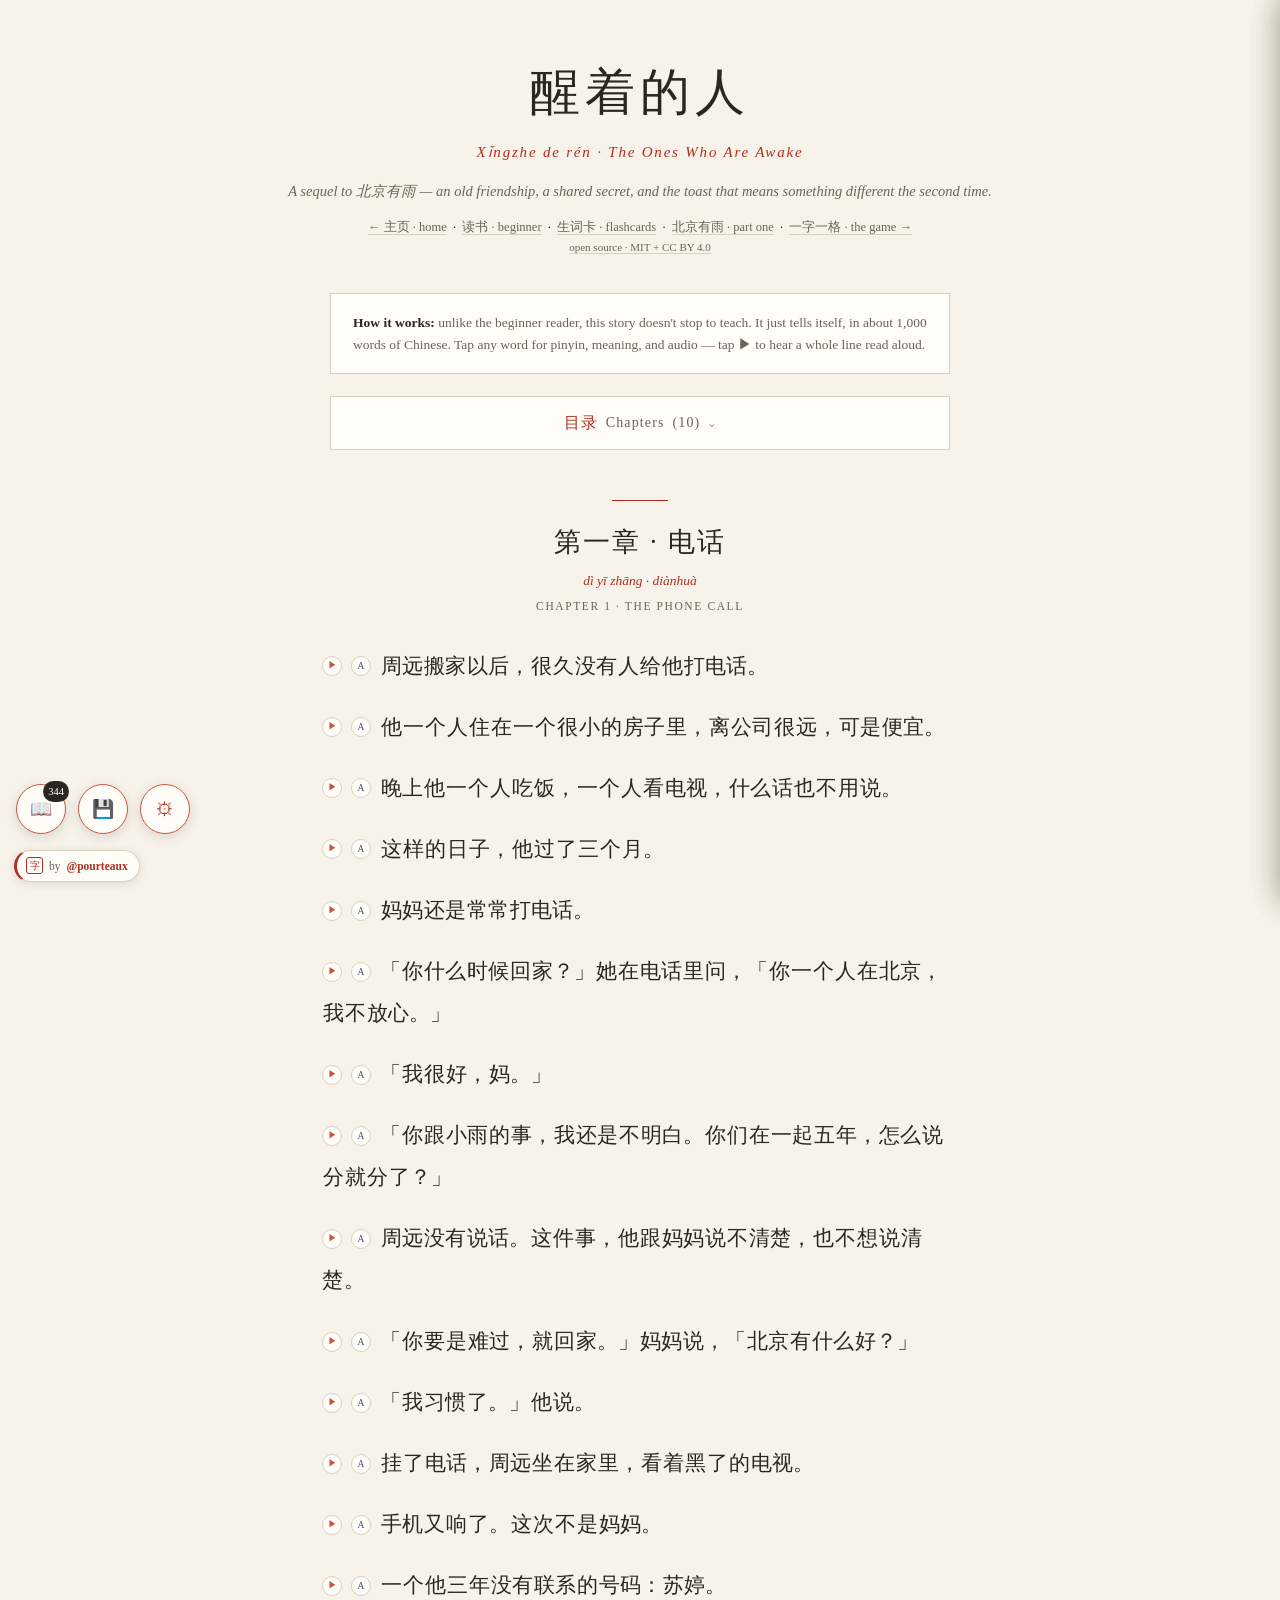
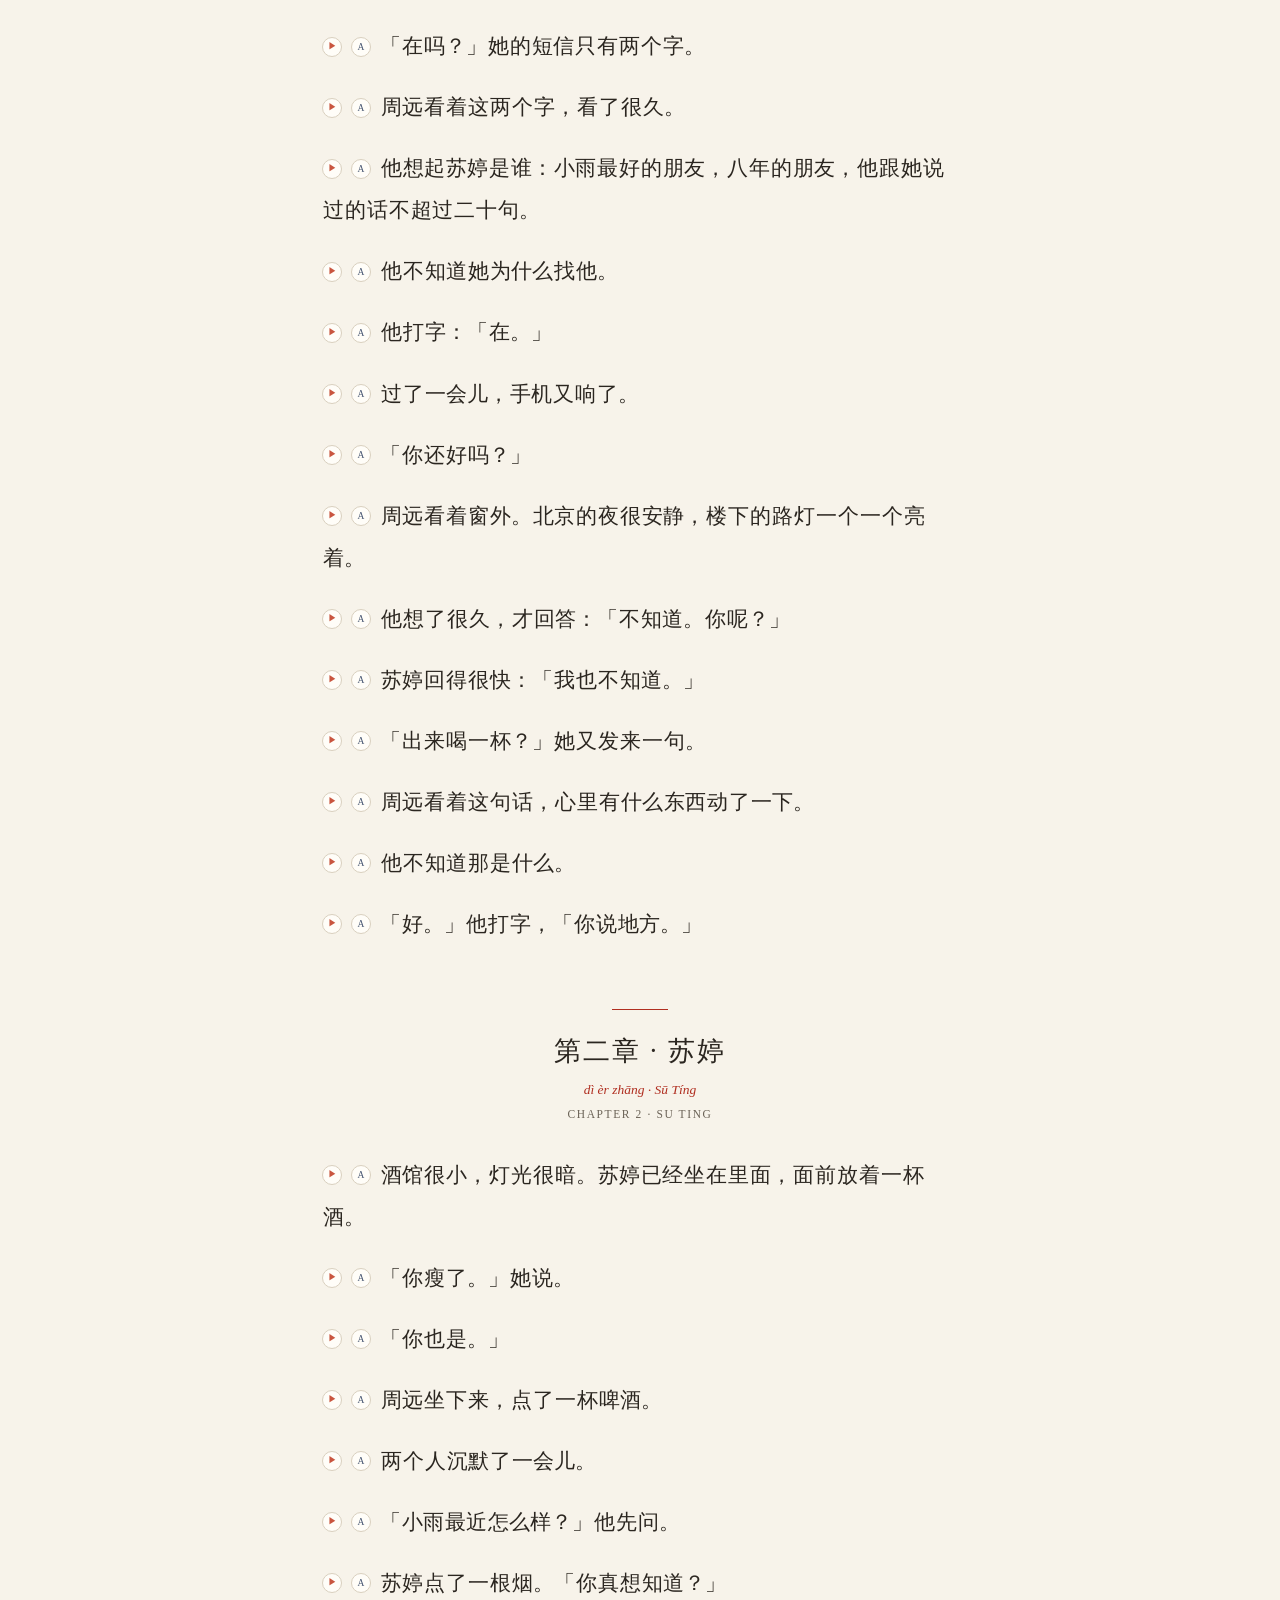
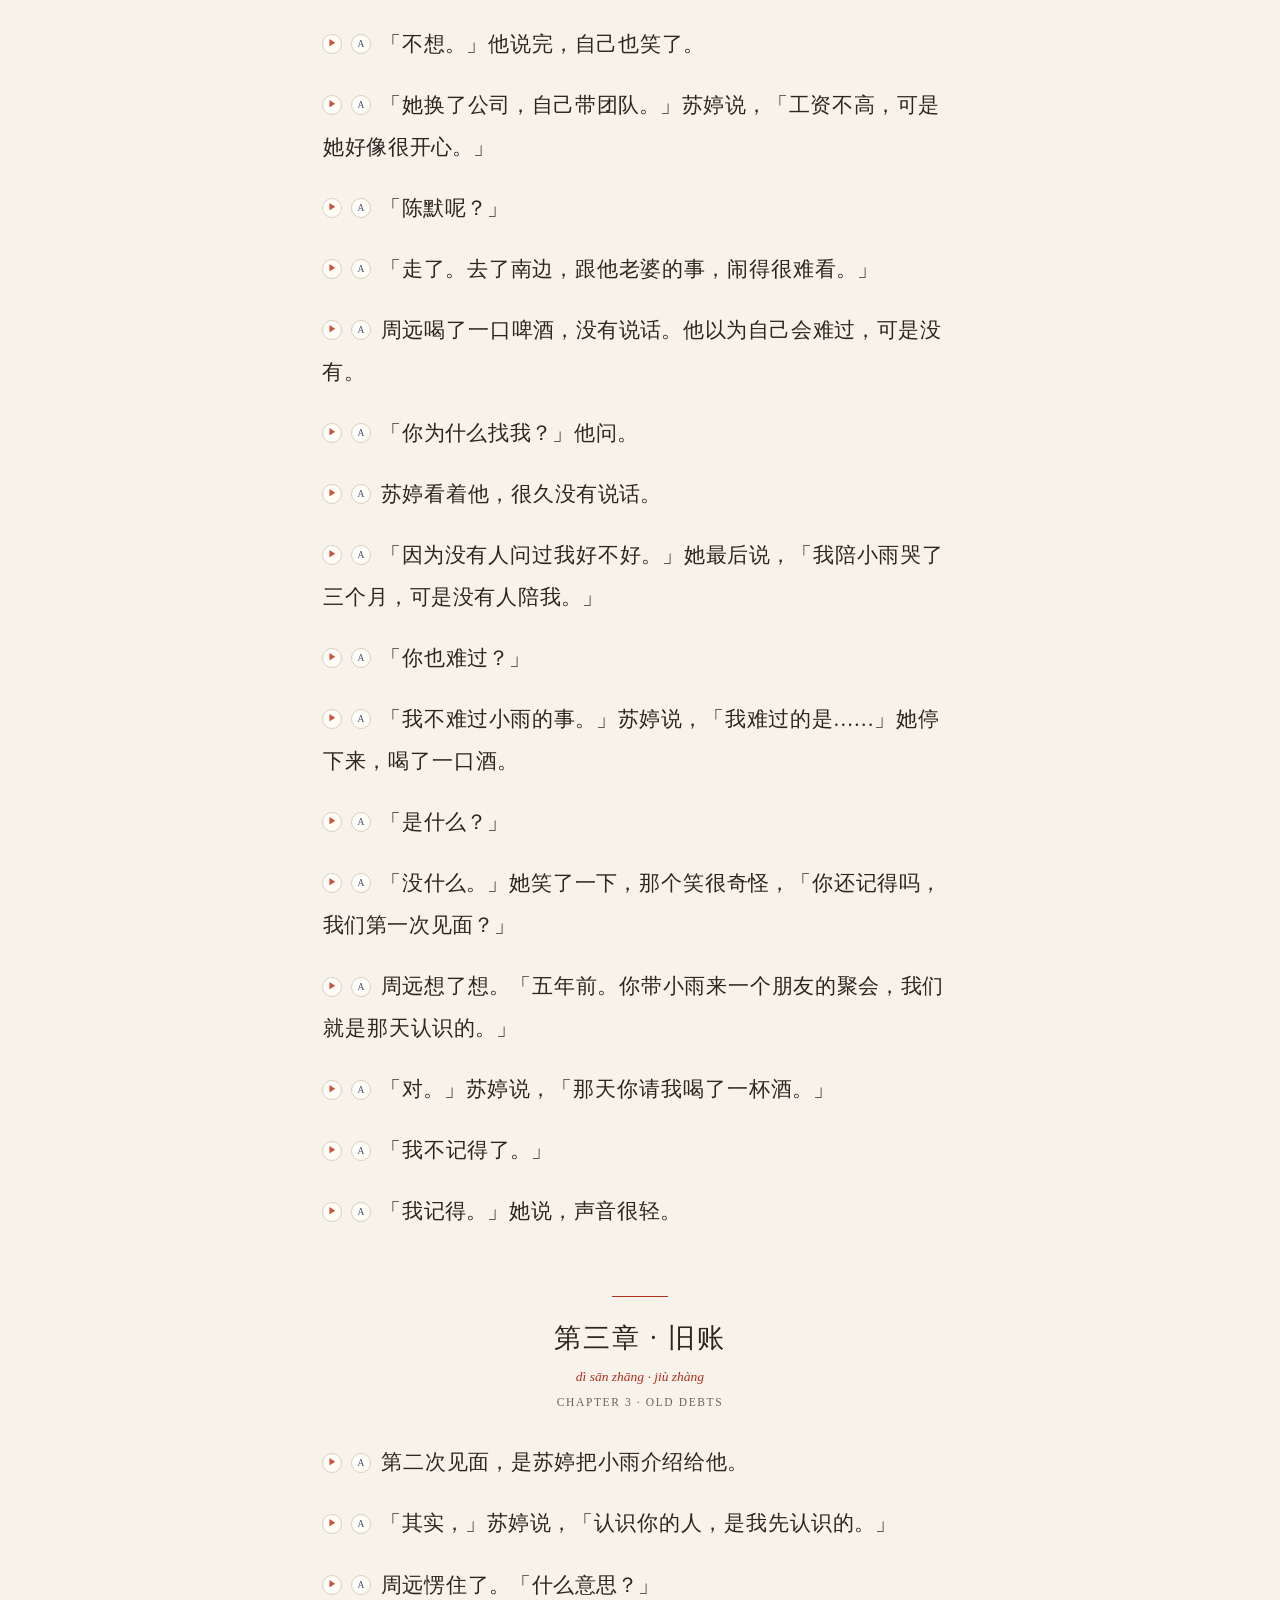
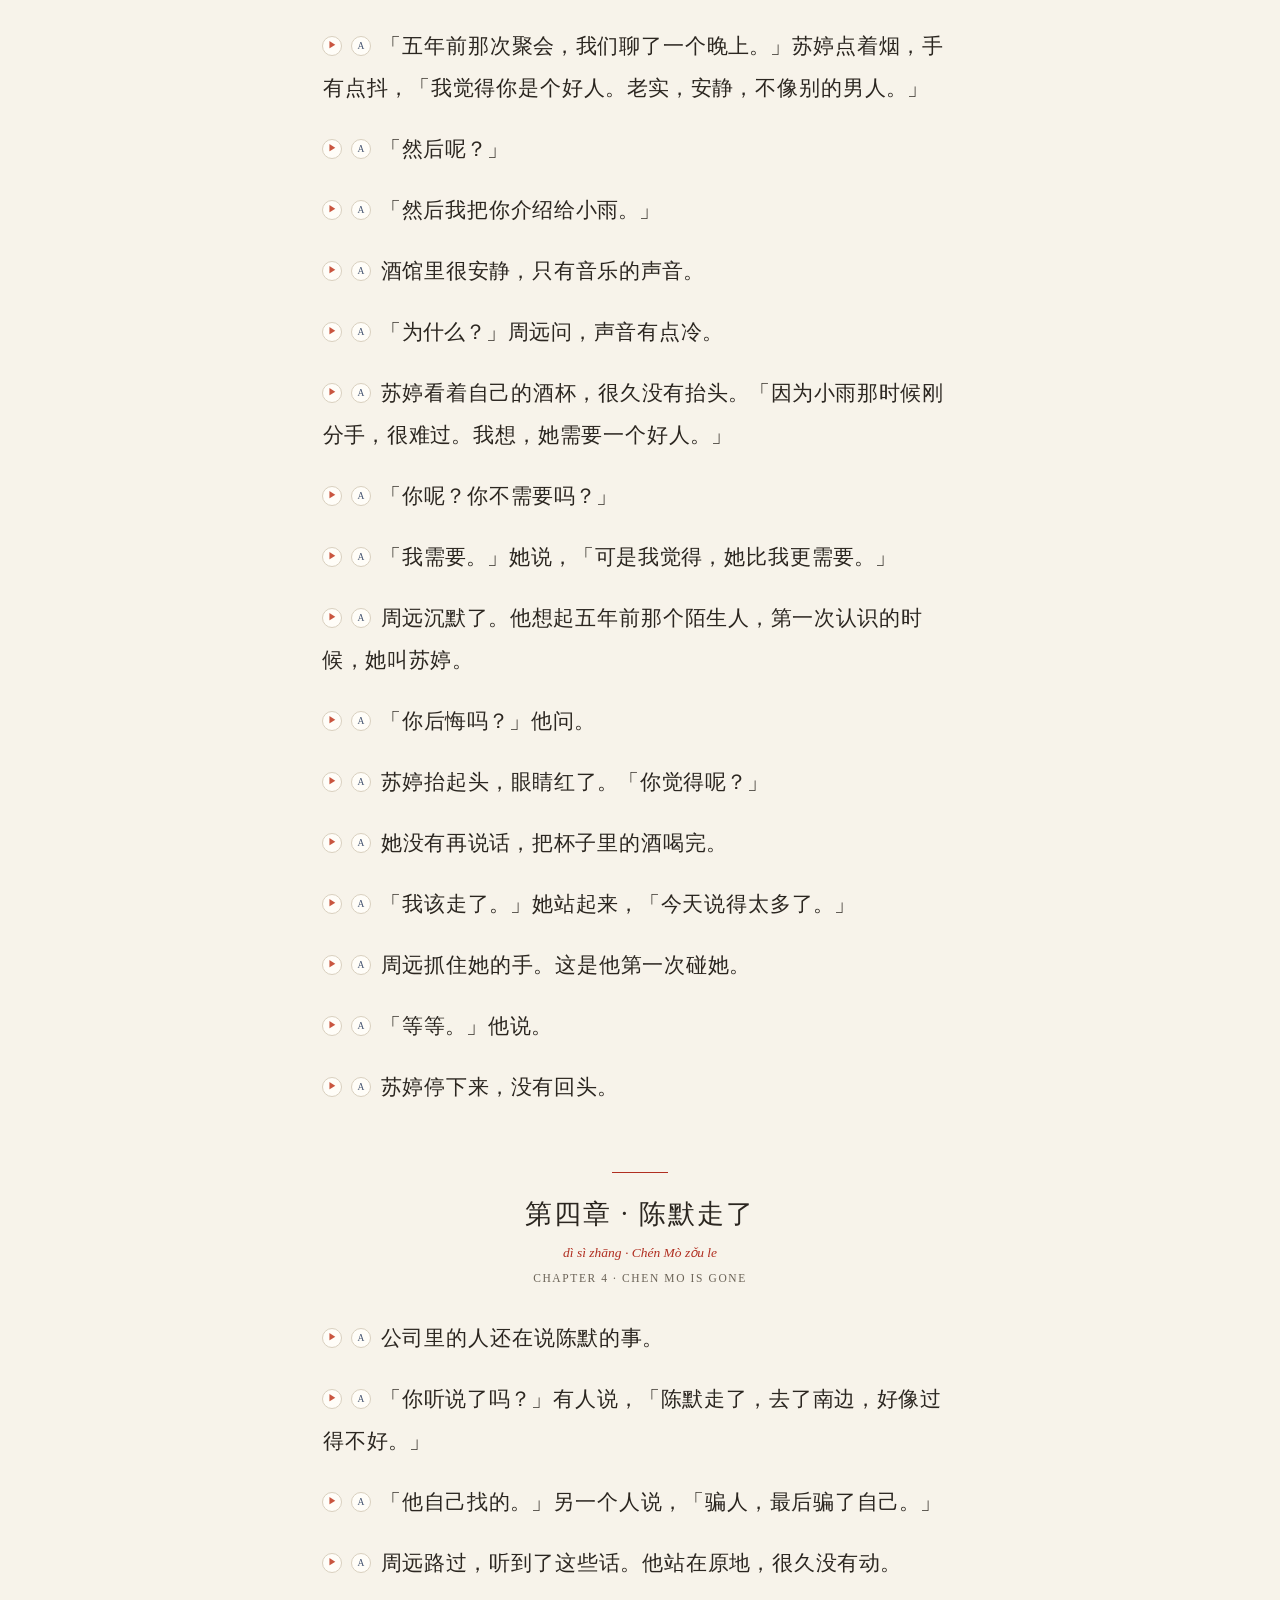
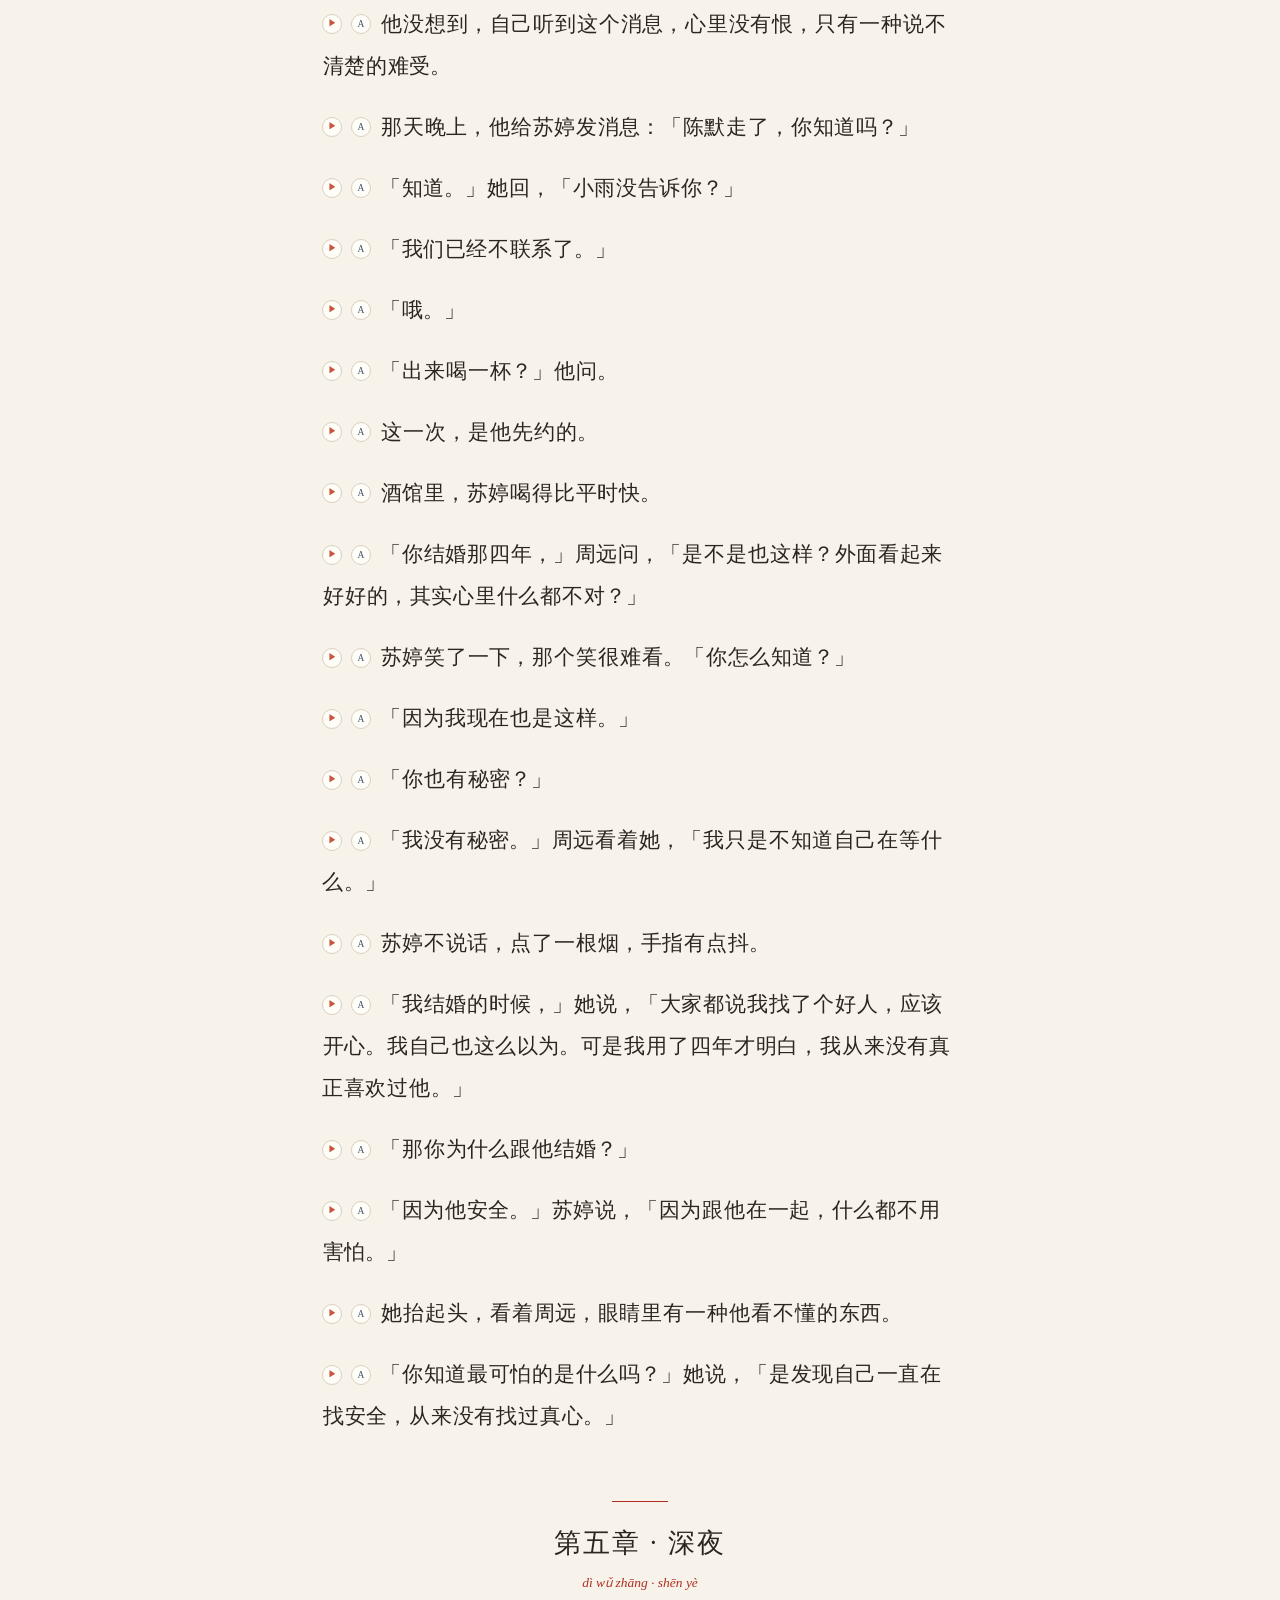
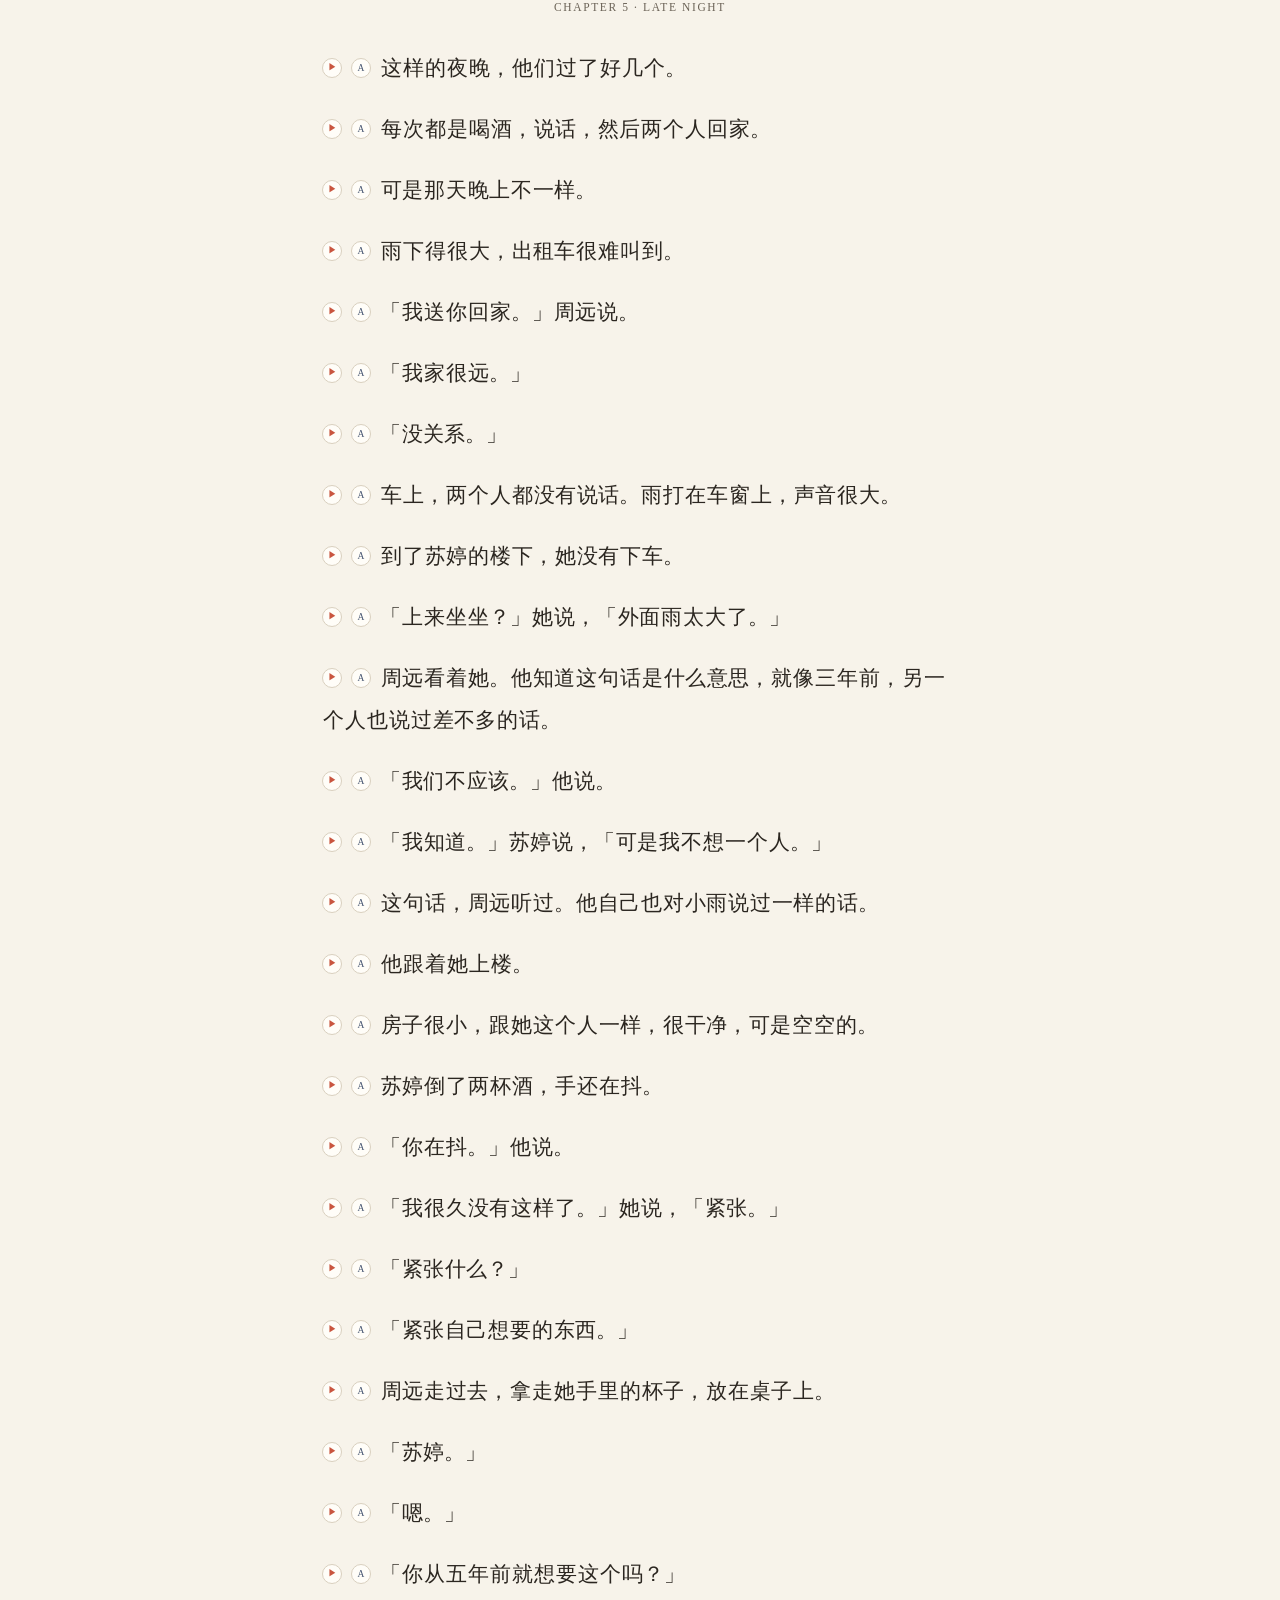
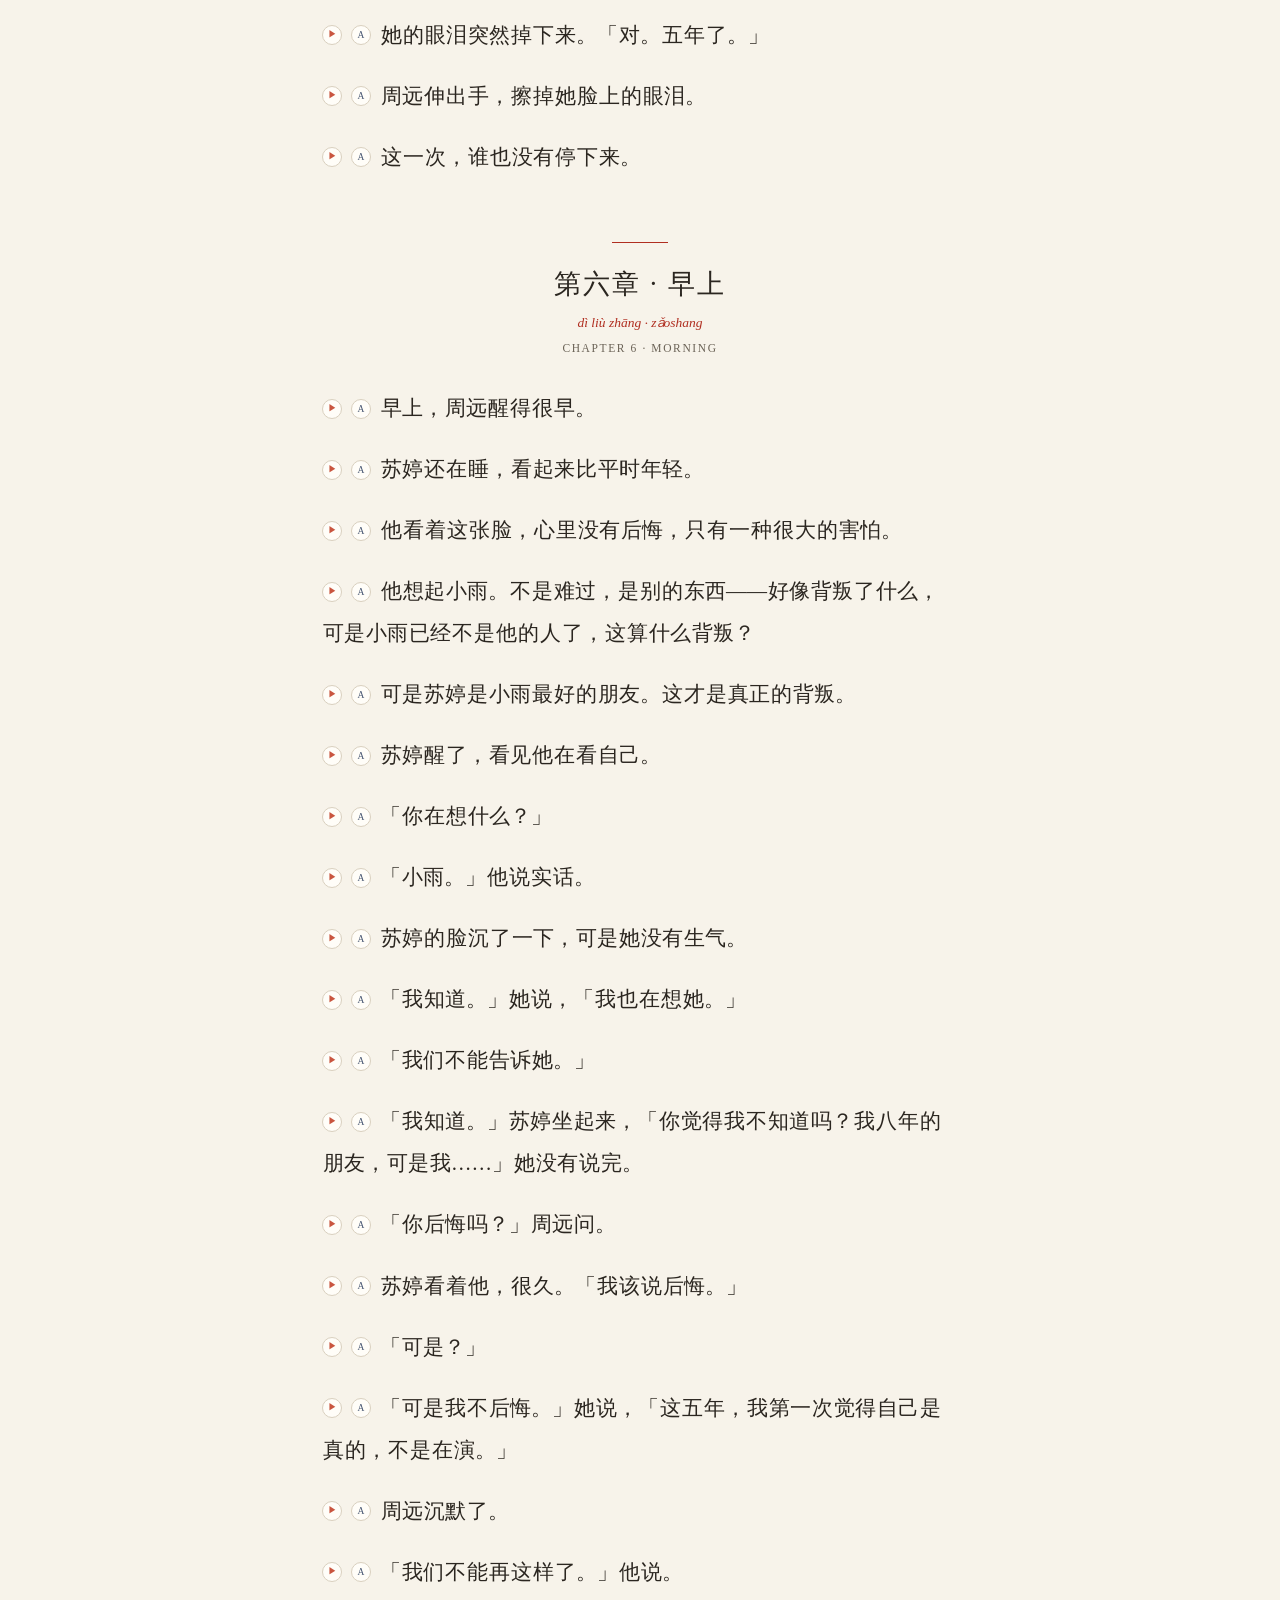
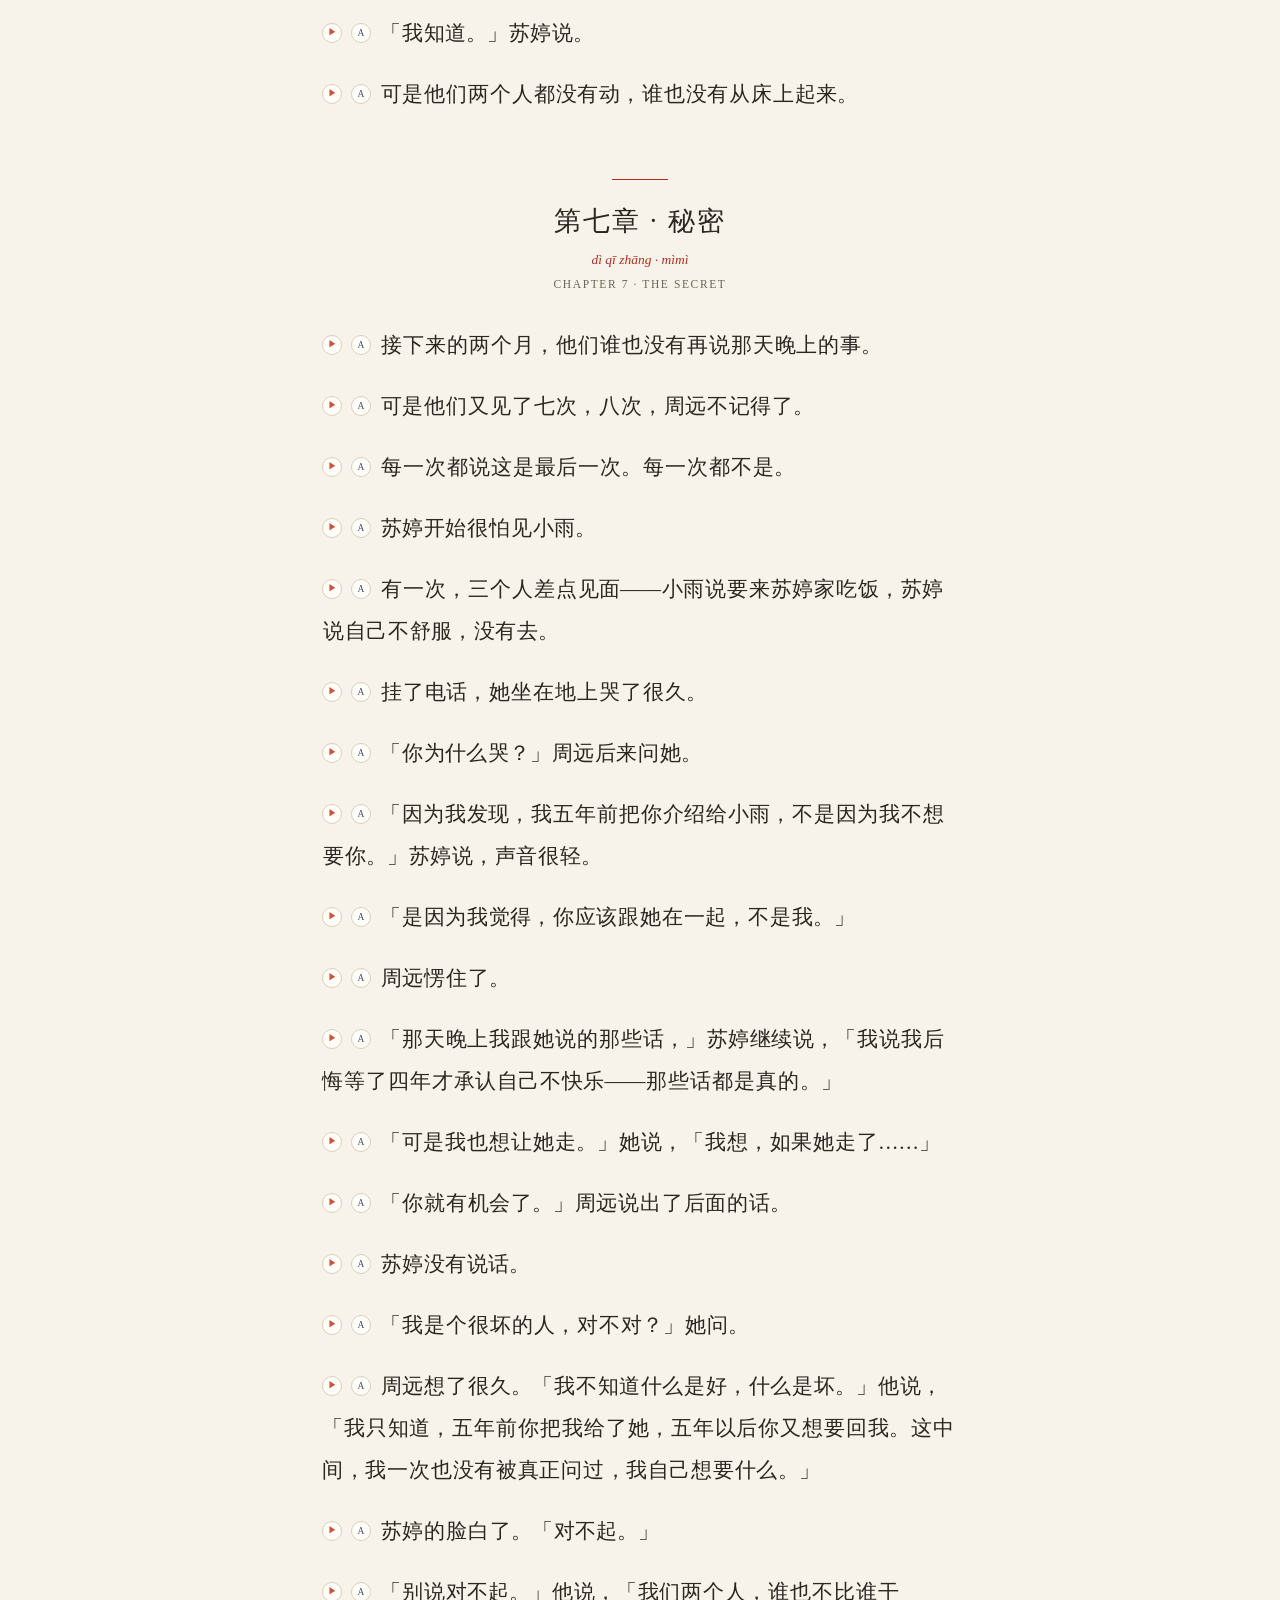
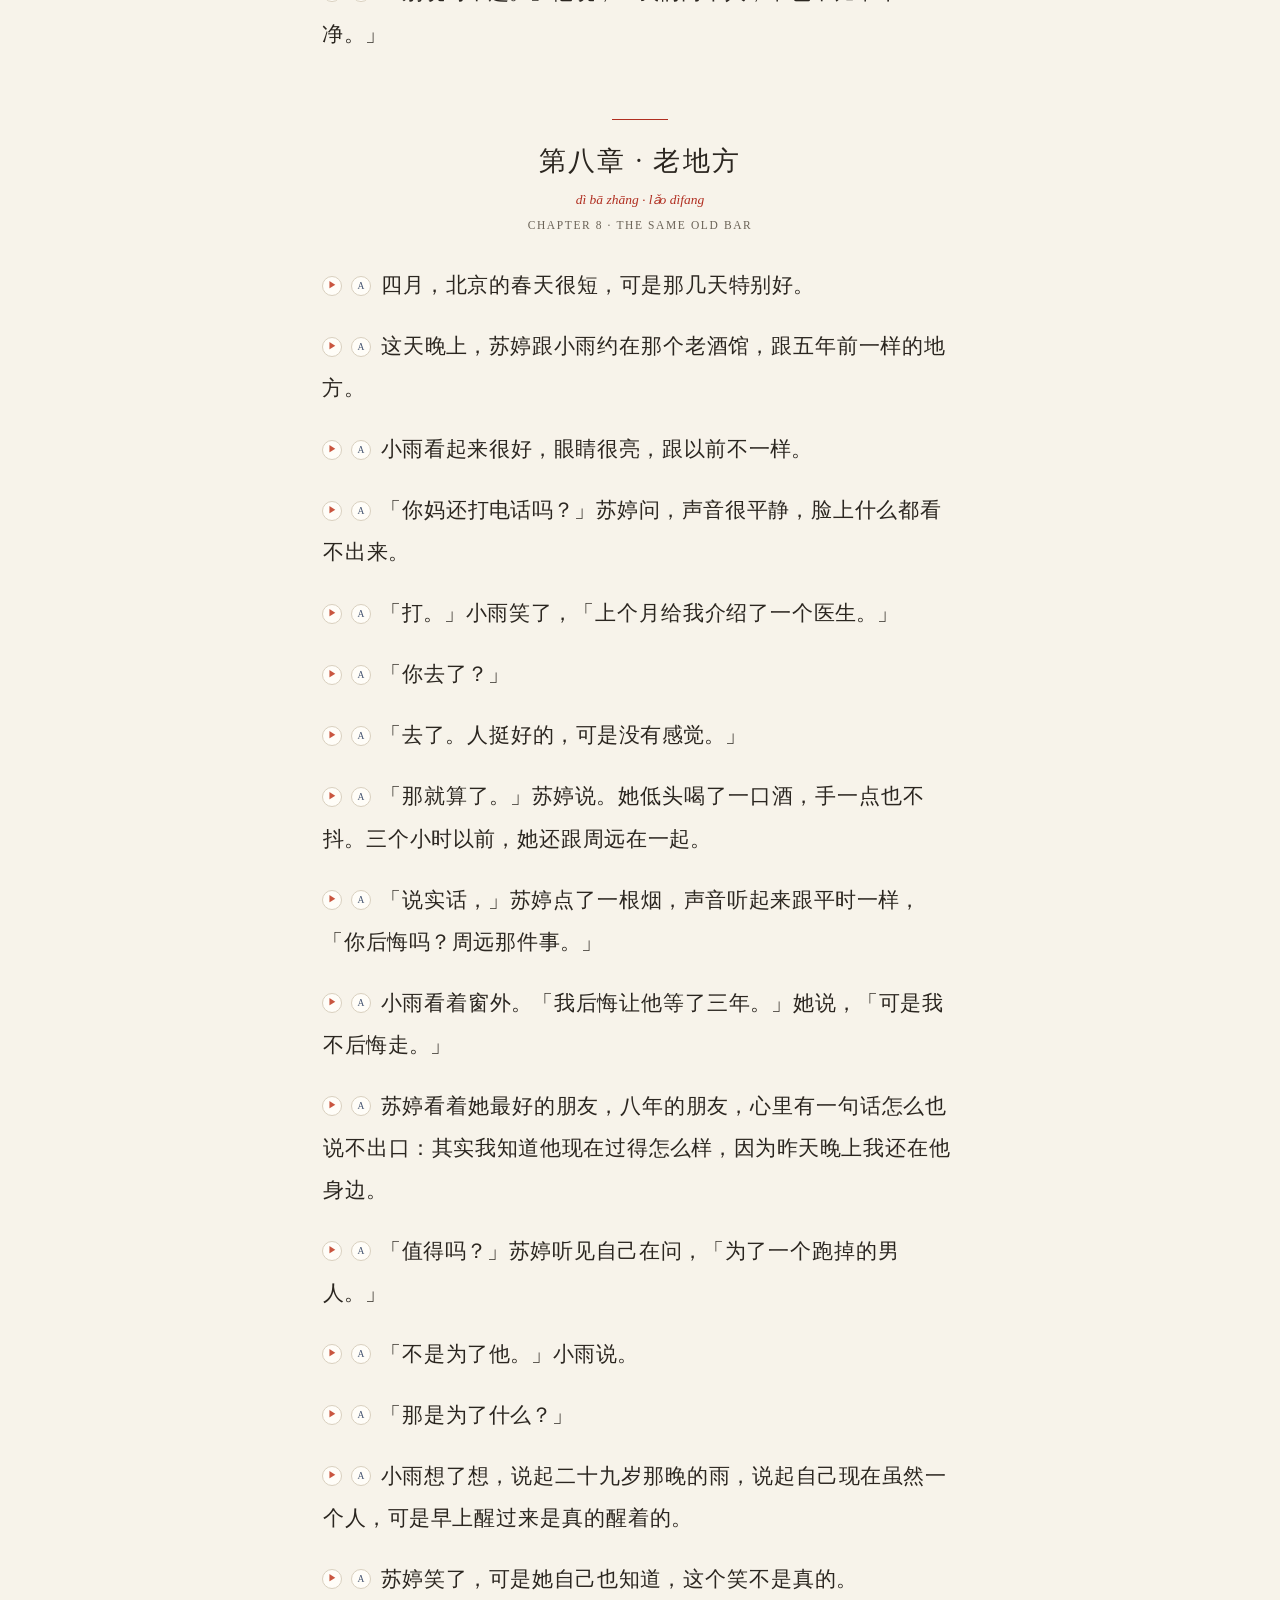
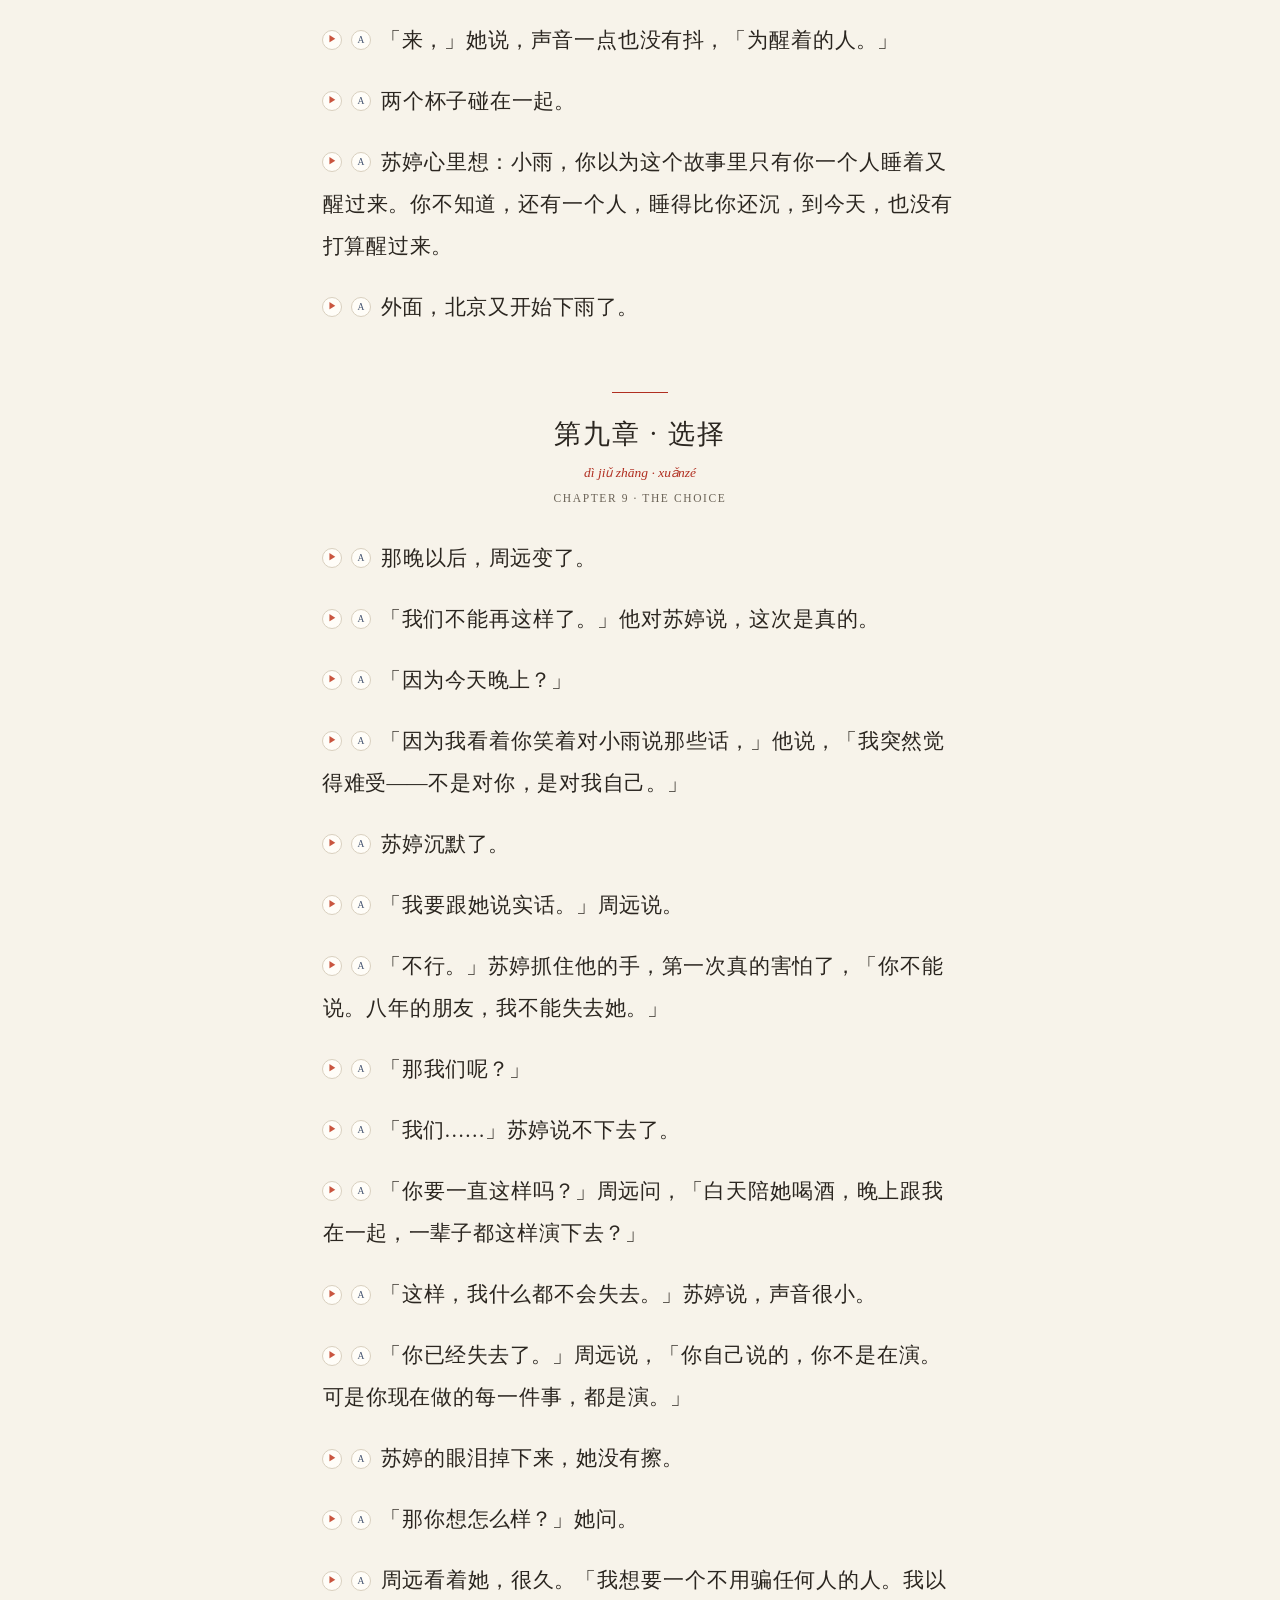
<file: awake.html>
<!DOCTYPE html>
<html lang="zh-CN">
<head>
<meta charset="UTF-8">
<meta name="viewport" content="width=device-width, initial-scale=1.0">
<meta name="color-scheme" content="only light">
<meta name="theme-color" content="#f7f3ea">
<title>醒着的人 · The Early Intermediate Reader — 一字一世界</title>
<link rel="icon" href="favicon.ico" sizes="any">
<link rel="icon" type="image/png" sizes="32x32" href="favicon-32x32.png">
<link rel="apple-touch-icon" sizes="180x180" href="apple-touch-icon.png">
<style>
:root{
  color-scheme: only light;
  --paper:#f7f3ea; --paper-deep:#efe9db; --ink:#2b2620; --ink-soft:#6b6357;
  --seal:#b02e20; --seal-soft:#c9553f; --jade:#3e6b5a; --indigo:#3d4d6b;
  --line:#d9d0bf; --card:#fffdf8;
}
*{margin:0;padding:0;box-sizing:border-box}
html{background:#f7f3ea !important;scroll-behavior:smooth}
body{
  background:#f7f3ea !important; color:#2b2620 !important;
  font-family:Georgia,'Times New Roman',serif; line-height:1.6;
}
.hanzi{font-family:'Kaiti SC','KaiTi','STKaiti','Kaiti TC','Noto Serif SC',serif}

#progressbar{position:fixed;top:0;left:0;height:3px;background:var(--seal);z-index:120;width:0;transition:width .1s}

header{max-width:760px;margin:0 auto;padding:52px 22px 10px;text-align:center}
h1{font-size:clamp(34px,7vw,50px);font-weight:400;letter-spacing:.1em}
.brand-pinyin{display:block;color:var(--seal);font-style:italic;font-size:15px;letter-spacing:.12em;margin-top:8px}
.tagline{margin-top:16px;color:var(--ink-soft);font-size:14.5px;font-style:italic}
.navlinks{margin-top:14px;font-size:12.5px}
.navlinks a{color:var(--ink-soft);text-decoration:none;border-bottom:1px solid var(--line)}
.navlinks a:hover{color:var(--seal);border-color:var(--seal)}

.howbox{
  max-width:620px;margin:26px auto 0;padding:18px 22px;
  background:var(--card);border:1px solid var(--line);font-size:13.5px;color:var(--ink-soft);
}
.howbox b{color:var(--ink)}

/* ---- table of contents ---- */
.toc-wrap{max-width:620px;margin:22px auto 0;background:var(--card);border:1px solid var(--line)}
.toc-wrap summary{padding:13px 20px;cursor:pointer;list-style:none;font-size:14px;letter-spacing:.08em;color:var(--ink-soft);display:flex;align-items:center;justify-content:center;gap:8px}
.toc-wrap summary::-webkit-details-marker{display:none}
.toc-wrap summary .hanzi{color:var(--seal);font-size:16px}
.toc-list{padding:4px 18px 16px;display:grid;grid-template-columns:1fr 1fr;gap:2px;max-height:300px;overflow-y:auto}
.toc-list a{padding:7px 10px;text-decoration:none;color:var(--ink);font-size:13px;border-bottom:1px solid #f1ece1}
.toc-list a:hover{background:var(--paper-deep);color:var(--seal)}
.toc-list a .n{color:var(--seal);font-size:11px;margin-right:7px}
@media (max-width:560px){ .toc-list{grid-template-columns:1fr} }

/* ---- story ---- */
main{max-width:680px;margin:0 auto;padding:30px 22px 140px}
.chapter-head{margin:64px 0 30px;text-align:center}
.chapter-head:first-child{margin-top:20px}
.chapter-head .rule{width:56px;height:1px;background:var(--seal);margin:0 auto 20px}
.chapter-head h2{font-size:27px;font-weight:400;letter-spacing:.08em}
.chapter-head .cp{color:var(--seal);font-style:italic;font-size:13.5px;margin-top:6px}
.chapter-head .en{color:var(--ink-soft);font-size:11.5px;letter-spacing:.14em;text-transform:uppercase;margin-top:5px}

p.para{margin:0 0 19px;font-size:20.5px;line-height:2.05;text-indent:0}
.w{cursor:pointer;border-radius:2px;transition:background .1s,color .1s;padding:0 .5px}
.w:hover,.w.active{background:#fbeeec;color:var(--seal)}
.line-spk{
  display:inline-flex;align-items:center;justify-content:center;flex:none;
  width:20px;height:20px;border-radius:50%;border:1px solid var(--line);
  background:var(--card);color:var(--seal-soft);cursor:pointer;font-size:8.5px;
  vertical-align:middle;margin-right:9px;margin-top:-4px;transition:all .12s;padding:0;
}
.line-spk:hover{background:var(--seal-soft);color:#fff;border-color:var(--seal-soft)}
.no-tts .line-spk,.no-tts .spk{display:none}
.line-tr{
  display:inline-flex;align-items:center;justify-content:center;flex:none;
  width:20px;height:20px;border-radius:50%;border:1px solid var(--line);
  background:var(--card);color:var(--indigo);cursor:pointer;font-size:9.5px;
  vertical-align:middle;margin-right:9px;margin-top:-4px;transition:all .12s;padding:0;
  font-family:Georgia,serif;
}
.line-tr:hover{background:var(--indigo);color:#fff;border-color:var(--indigo)}
.line-tr.on{background:var(--indigo);color:#fff;border-color:var(--indigo)}
.trans{
  display:none;margin:-8px 0 20px 30px;padding:10px 14px;
  border-left:2px solid #b6bfd0;background:#f4f6fa;
  font-family:Georgia,serif;font-size:15px;line-height:1.55;color:#4a5468;
}
.trans.show{display:block}
body.show-all-trans .trans{display:block}

/* ---- word list drawer ---- */
#wl-btn{
  position:fixed;left:16px;bottom:66px;z-index:110;width:50px;height:50px;border-radius:50%;
  background:var(--card);color:var(--seal);border:1.5px solid var(--seal-soft);cursor:pointer;font-size:18px;
  box-shadow:0 3px 12px rgba(43,38,32,.15);transition:transform .15s,background .15s,color .15s;
  display:flex;align-items:center;justify-content:center;padding:0;
}
#wl-btn:hover{transform:scale(1.07);background:var(--seal);color:#fff;border-color:var(--seal)}
#wl-btn .cnt{
  position:absolute;top:-4px;right:-4px;background:var(--ink);color:#fff;
  font-family:Georgia,serif;font-size:10.5px;min-width:21px;height:21px;border-radius:11px;
  display:flex;align-items:center;justify-content:center;padding:0 5px;
}
#dr-search{margin:12px 24px 6px;padding:9px 12px;font-family:inherit;font-size:13px;border:1px solid var(--line);background:var(--paper);color:var(--ink)}
#dr-filter{padding:0 24px 8px;display:flex;gap:8px;align-items:center}
#reviewToggle{
  font-family:inherit;font-size:11.5px;cursor:pointer;background:var(--card);
  border:1px solid var(--line);color:var(--ink-soft);padding:6px 12px;transition:all .13s;
}
#reviewToggle:hover{border-color:#e0a92b;color:#e0a92b}
#reviewToggle.on{background:#e0a92b;border-color:#e0a92b;color:#fff}
#reviewCount{font-size:11px;color:var(--ink-soft)}
#dr-list{flex:1;overflow-y:auto;padding:6px 24px 30px}
.dr-item{display:flex;align-items:baseline;gap:9px;padding:7px 0;border-bottom:1px solid #f1ece1;font-size:14px}
.dr-item .hz{font-size:19px;min-width:62px}
.dr-item .py{color:var(--seal);font-style:italic;min-width:78px;font-size:13px}
.dr-item .df{color:var(--ink-soft);flex:1;font-size:12.5px}
.dr-item .lv{font-size:9px;letter-spacing:.1em;color:#b0a795;text-transform:uppercase;white-space:nowrap}
.dr-item .spk{width:20px;height:20px;font-size:9.5px;border-color:var(--line);background:var(--card);color:var(--seal)}
.dr-item .spk:hover{background:var(--seal);color:#fff}
.star{
  display:inline-flex;align-items:center;justify-content:center;flex:none;
  width:20px;height:20px;border-radius:50%;border:1px solid var(--line);
  background:var(--card);color:#c3b9a5;cursor:pointer;font-size:10px;transition:all .12s;padding:0;
}
.star:hover{border-color:#e0a92b;color:#e0a92b;background:#fdf6e6}
.star.on{background:#e0a92b;border-color:#e0a92b;color:#fff}

#dr-play{padding:10px 24px 12px;border-bottom:1px solid var(--line)}
#dr-play{display:flex;gap:8px}
#dr-play button{flex:1}
#cardsBtn{
  display:flex;align-items:center;justify-content:center;gap:7px;
  background:#e0a92b;border:none;color:#fff;font-family:inherit;font-size:13px;
  letter-spacing:.04em;padding:11px 10px;cursor:pointer;transition:all .14s;
}
#cardsBtn:hover{background:#c9971f}
#cardsBtn:disabled{background:var(--line);color:var(--ink-soft);cursor:default}
#cardsBtn .hanzi{font-size:15px}

#playBtn{
  width:100%;display:flex;align-items:center;justify-content:center;gap:8px;
  background:var(--jade);border:none;color:#fff;font-family:inherit;font-size:13px;
  letter-spacing:.04em;padding:11px 14px;cursor:pointer;transition:all .14s;
}
#playBtn:hover{background:var(--jade-soft,#5d8a77)}
#playBtn:disabled{background:var(--line);color:var(--ink-soft);cursor:default}
#playBtn .hanzi{font-size:15px}
.dr-empty{padding:22px 0;color:var(--ink-soft);font-style:italic;font-size:13.5px}
.toggle-row{display:flex;align-items:center;justify-content:space-between;gap:10px;margin-bottom:10px}
.toggle-row label{font-size:12.5px;color:var(--ink)}
.toggle-row input{width:17px;height:17px;accent-color:var(--seal)}

/* ---- tooltip ---- */
#tip{
  position:absolute;z-index:100;background:var(--ink);color:var(--paper);
  padding:9px 13px;font-size:14px;max-width:290px;line-height:1.45;
  box-shadow:0 6px 22px rgba(43,38,32,.3);opacity:0;pointer-events:none;
  transition:opacity .12s;display:none;
}
#tip .t-hz{font-size:19px;margin-right:8px}
#tip .t-py-row{display:inline-flex;align-items:center;gap:7px}
#tip .t-py{color:#e8b3a9;font-style:italic}
#tip .t-def{display:block;margin-top:3px;color:#cfc8bc;font-size:13px}
#tip .t-lv{display:block;margin-top:4px;font-size:9px;letter-spacing:.13em;text-transform:uppercase;color:#8f8676}
.spk{
  display:inline-flex;align-items:center;justify-content:center;flex:none;
  width:20px;height:20px;border-radius:50%;border:1px solid rgba(255,255,255,.35);
  background:transparent;color:#e8b3a9;cursor:pointer;font-size:10px;transition:all .12s;padding:0;
}
.spk:hover{background:rgba(255,255,255,.18);color:#fff}
#tip .tip-star{border-color:rgba(255,255,255,.35);background:transparent;color:#c8bfae}
#tip .tip-star:hover{background:rgba(224,169,43,.25);color:#f0c46b;border-color:#e0a92b}
#tip .tip-star.on{background:#e0a92b;border-color:#e0a92b;color:#fff}

/* ---- floating buttons + settings ---- */
#settings-btn{
  position:fixed;left:140px;bottom:66px;z-index:110;width:50px;height:50px;border-radius:50%;
  background:var(--card);color:var(--seal);border:1.5px solid var(--seal-soft);cursor:pointer;font-size:18px;
  box-shadow:0 3px 12px rgba(43,38,32,.15);transition:transform .15s,background .15s,color .15s;
  display:flex;align-items:center;justify-content:center;padding:0;
}
#settings-btn:hover{transform:scale(1.07) rotate(28deg);background:var(--seal);color:#fff;border-color:var(--seal)}
#scrim{position:fixed;inset:0;background:rgba(43,38,32,.35);z-index:95;opacity:0;pointer-events:none;transition:opacity .25s}
#scrim.on{opacity:1;pointer-events:auto}
.side-panel{
  position:fixed;top:0;right:0;bottom:0;width:min(390px,100vw);background:var(--card);z-index:100;
  transform:translateX(102%);transition:transform .28s cubic-bezier(.4,0,.2,1);
  box-shadow:-6px 0 30px rgba(43,38,32,.18);display:flex;flex-direction:column;
}
.side-panel.open{transform:translateX(0)}
.dr-head{padding:22px 24px 14px;border-bottom:1px solid var(--line);position:relative}
.dr-head h2{font-weight:400;font-size:20px;letter-spacing:.06em}
.dr-head .dr-sub{font-size:12px;color:var(--ink-soft);margin-top:4px}
.dr-head button{position:absolute;right:18px;top:20px;background:none;border:none;font-size:19px;color:var(--ink-soft);cursor:pointer}
#dr-voice{padding:16px 24px}
.dr-voice-row{display:flex;align-items:center;gap:10px;margin-bottom:10px}
.dr-voice-row label{font-size:11px;letter-spacing:.1em;text-transform:uppercase;color:var(--ink-soft);min-width:44px}
.dr-voice-row select{flex:1;font-family:inherit;font-size:12.5px;color:var(--ink);background:var(--paper);border:1px solid var(--line);padding:5px 8px;min-width:0}
.dr-voice-row input[type=range]{flex:1;accent-color:var(--seal)}
.dr-voice-row #rateVal{font-size:11.5px;color:var(--seal);min-width:34px;text-align:right}
#voiceTestBtn{flex:none;width:26px;height:26px;border-radius:50%;border:1px solid var(--seal-soft);background:var(--card);color:var(--seal-soft);cursor:pointer;font-size:10px;display:flex;align-items:center;justify-content:center;padding:0}
#voiceTestBtn:hover{background:var(--seal-soft);color:#fff}
#voiceNote{font-size:11.5px;color:var(--ink-soft);font-style:italic;line-height:1.4}
#dr-reset{padding:14px 24px 18px;border-top:1px dashed var(--line);margin-top:auto}
#dr-reset button{width:100%;background:var(--card);border:1px solid var(--line);color:var(--ink-soft);font-family:inherit;font-size:12.5px;padding:10px 14px;cursor:pointer;transition:all .15s}
#dr-reset button:hover{border-color:var(--seal);color:var(--seal);background:#fbeeec}

/* ---- save & transfer ---- */
#save-btn{
  position:fixed;left:78px;bottom:66px;z-index:110;width:50px;height:50px;border-radius:50%;
  background:var(--card);color:var(--seal);border:1.5px solid var(--seal-soft);cursor:pointer;font-size:18px;
  box-shadow:0 3px 12px rgba(43,38,32,.15);transition:transform .15s,background .15s,color .15s;
  display:flex;align-items:center;justify-content:center;padding:0;
}
#save-btn:hover{transform:scale(1.07);background:var(--seal);color:#fff;border-color:var(--seal)}
#dr-backup{padding:16px 24px}
.bk-stats{font-size:12px;color:var(--ink-soft);margin-bottom:12px}
.bk-stats b{color:var(--seal);font-size:14px}
.bk-row{display:flex;gap:8px;margin-bottom:8px}
#dr-backup button{
  flex:1;font-family:inherit;font-size:12px;background:var(--card);
  border:1px solid var(--line);color:var(--ink-soft);padding:9px 10px;cursor:pointer;transition:all .13s;
}
#dr-backup button:hover{border-color:var(--seal);color:var(--seal);background:#fbeeec}
.bk-note{font-size:11.5px;color:var(--ink-soft);font-style:italic;line-height:1.45;margin-top:4px}

/* ---- continue banner ---- */
.continue-bar{
  max-width:560px;margin:20px auto 0;padding:12px 18px;
  border:1px solid #dcb6ae;background:#fbeeec;color:var(--ink);
  display:none;align-items:center;justify-content:space-between;gap:14px;font-size:13.5px;
}
.continue-bar b{color:var(--seal)}
.continue-bar .cb-actions{display:flex;align-items:center;gap:8px;flex:none}
#continueBtn{background:var(--seal);color:#fff;border:none;padding:7px 15px;font-size:12.5px;cursor:pointer;font-family:inherit;white-space:nowrap}
#continueDismiss{background:none;border:none;color:var(--ink-soft);font-size:16px;cursor:pointer}
@media (max-width:560px){ .continue-bar{flex-direction:column;align-items:stretch;text-align:center} .continue-bar .cb-actions{justify-content:center} }

#credit-badge{
  position:fixed;left:14px;bottom:18px;z-index:52;
  display:flex;align-items:center;gap:6px;padding:6px 11px 6px 9px;
  background:var(--card);border:1px solid var(--line);border-left:3px solid var(--seal);
  border-radius:20px;font-size:11.5px;color:var(--ink-soft);text-decoration:none;box-shadow:0 2px 10px rgba(43,38,32,.12);
}
#credit-badge .cb-seal{width:17px;height:17px;flex:none;border:1.5px solid var(--seal);color:var(--seal);border-radius:3px;display:flex;align-items:center;justify-content:center;font-size:10px}
#credit-badge b{color:var(--seal)}
@media (max-width:640px){ #credit-badge{display:none} }
.endmark{text-align:center;margin:70px 0 40px}
.endmark .seal{width:74px;height:74px;border:3px solid var(--seal);color:var(--seal);display:flex;align-items:center;justify-content:center;font-size:32px;margin:0 auto 16px}
.endmark p{color:var(--ink-soft);font-size:13.5px;font-style:italic}
</style>
<meta name="description" content="A sequel to 北京有雨, written entirely in the 1,000 essential words. Tap any word for pinyin, meaning and audio, or reveal a whole line in English.">
<meta property="og:type" content="website">
<meta property="og:site_name" content="一字一世界">
<meta property="og:title" content="醒着的人 · The Early Intermediate Reader — 一字一世界">
<meta property="og:description" content="A sequel to 北京有雨, written entirely in the 1,000 essential words. Tap any word for pinyin, meaning and audio, or reveal a whole line in English.">
<meta property="og:url" content="https://chinesereader.net/awake.html">
<meta property="og:image" content="https://chinesereader.net/og-image-v2.png">
<meta property="og:image:type" content="image/png">
<meta property="og:image:width" content="1200">
<meta property="og:image:height" content="630">
<meta property="og:image:alt" content="一字一世界 — the 1,000 words that carry modern Chinese life">
<meta name="twitter:card" content="summary_large_image">
<meta name="twitter:title" content="醒着的人 · The Early Intermediate Reader — 一字一世界">
<meta name="twitter:description" content="A sequel to 北京有雨, written entirely in the 1,000 essential words. Tap any word for pinyin, meaning and audio, or reveal a whole line in English.">
<meta name="twitter:image" content="https://chinesereader.net/og-image-v2.png">
<meta name="twitter:image:alt" content="一字一世界 — the 1,000 words that carry modern Chinese life">
<meta name="twitter:creator" content="@pourteaux">
<link rel="canonical" href="https://chinesereader.net/awake.html">
</head>
<body>
<div id="progressbar"></div>

<header>
  <h1 class="hanzi">醒着的人</h1>
  <span class="brand-pinyin">Xǐngzhe de rén · The Ones Who Are Awake</span>
  <p class="tagline">A sequel to 北京有雨 — an old friendship, a shared secret, and the toast that means something different the second time.</p>
  <p class="navlinks">
    <a href="index.html">← 主页 · home</a> &nbsp;·&nbsp;
    <a href="read.html">读书 · beginner</a> &nbsp;·&nbsp;
    <a href="cards.html">生词卡 · flashcards</a> &nbsp;·&nbsp;
    <a href="intermediate.html">北京有雨 · part one</a> &nbsp;·&nbsp;
    <a href="game.html">一字一格 · the game →</a><br><a href="license.html" style="font-size:11px">open source · MIT + CC BY 4.0</a>
  </p>
</header>

<div class="continue-bar" id="continueBar">
  <span id="continueText"></span>
  <div class="cb-actions">
    <button id="continueBtn">Continue →</button>
    <button id="continueDismiss" title="Dismiss">✕</button>
  </div>
</div>

<div class="howbox">
  <b>How it works:</b> unlike the beginner reader, this story doesn't stop to teach. It just tells itself, in about 1,000 words of Chinese. Tap any word for pinyin, meaning, and audio — tap ▶ to hear a whole line read aloud.
</div>

<details class="toc-wrap" id="tocWrap">
  <summary><span class="hanzi">目录</span> Chapters <span id="tocCount"></span> ⌄</summary>
  <div class="toc-list" id="tocList"></div>
</details>

<main id="story"></main>

<div id="tip"></div>
<div id="scrim"></div>

<button id="wl-btn" title="Words you've read">📖<span class="cnt" id="wl-cnt">0</span></button>
<button id="settings-btn" title="Settings">⚙</button>
<button id="save-btn" title="Save &amp; transfer progress">💾</button>

<aside id="drawer" class="side-panel">
  <div class="dr-head">
    <h2><span class="hanzi">词表</span> · Words You've Read</h2>
    <div class="dr-sub"><b id="dr-tot">0</b> of 1,000 collected</div>
    <button id="dr-close">✕</button>
  </div>
  <input id="dr-search" type="text" placeholder="Search hanzi, pinyin, or English…">
  <div id="dr-filter">
    <button id="reviewToggle">★ Review list</button>
    <span id="reviewCount"></span>
  </div>
  <div id="dr-play">
    <button id="playBtn"><span class="hanzi">复习</span> Play these words →</button>
    <button id="cardsBtn"><span class="hanzi">生词卡</span> Flashcards →</button>
  </div>
  <div id="dr-list"></div>
</aside>
<aside id="settingsPanel" class="side-panel">
  <div class="dr-head">
    <h2><span class="hanzi">设置</span> · Settings</h2>
    <div class="dr-sub">Voice, playback speed, and progress</div>
    <button id="settings-close">✕</button>
  </div>
  <div id="dr-voice">
    <div class="dr-voice-row">
      <label for="voiceSelect">Voice</label>
      <select id="voiceSelect"></select>
      <button id="voiceTestBtn" title="Test this voice">▶</button>
    </div>
    <div class="dr-voice-row">
      <label for="rateRange">Speed</label>
      <input type="range" id="rateRange" min="0.6" max="1.2" step="0.02">
      <span id="rateVal"></span>
    </div>
    <div id="voiceNote"></div>
  </div>
  <div id="dr-voice" style="padding-top:0">
    <div class="toggle-row">
      <label for="allTrans">Always show English translations</label>
      <input type="checkbox" id="allTrans">
    </div>
  </div>
  <div id="dr-reset"><button id="resetBtn">↺ Clear history (words, stars, progress)</button></div>
</aside>
<aside id="savePanel" class="side-panel">
  <div class="dr-head">
    <h2><span class="hanzi">存档</span> · Save &amp; Transfer</h2>
    <div class="dr-sub">Back up your progress or move it to another device</div>
    <button id="save-close">✕</button>
  </div>
  <div id="dr-backup">
    <div class="bk-stats" id="bkStats"></div>
    <div class="bk-row">
      <button id="bkDownload">⤓ Download backup file</button>
      <button id="bkCode">⧉ Copy transfer code</button>
    </div>
    <div class="bk-row">
      <button id="bkRestore">⤒ Restore from file or code</button>
    </div>
    <input type="file" id="bkFile" accept="application/json,.json" style="display:none">
    <div class="bk-note" id="bkNote">Your stars and known words live in this browser only. Back them up to move to another device.</div>
  </div>
</aside>

<a id="credit-badge" href="https://x.com/pourteaux" target="_blank" rel="noopener">
  <span class="cb-seal hanzi">字</span> by <b>@pourteaux</b>
</a>

<script>
const VOCAB={"你好":{"p":"nǐ hǎo","d":"hello (你 + 好)","l":"bonus"},"我":{"p":"wǒ","d":"I; me","l":"HSK 1"},"是":{"p":"shì","d":"to be (am / is / are)","l":"HSK 1"},"小美":{"p":"Xiǎoměi","d":"Xiaomei (given name — “little beautiful”)","l":"name"},"你":{"p":"nǐ","d":"you","l":"HSK 1"},"好":{"p":"hǎo","d":"good; well; fine","l":"HSK 1"},"吗":{"p":"ma","d":"question particle (makes a yes/no question)","l":"HSK 1"},"很":{"p":"hěn","d":"very","l":"HSK 1"},"呢":{"p":"ne","d":"and you? / what about…? (bounce-back particle)","l":"HSK 1"},"叫":{"p":"jiào","d":"to be called; to call","l":"HSK 1"},"什么":{"p":"shénme","d":"what","l":"HSK 1"},"名字":{"p":"míngzi","d":"name","l":"HSK 1"},"姓":{"p":"xìng","d":"surname; to be surnamed","l":"HSK 2"},"李":{"p":"Lǐ","d":"Li (a common surname)","l":"name"},"他":{"p":"tā","d":"he; him","l":"HSK 1"},"她":{"p":"tā","d":"she; her","l":"HSK 1"},"谁":{"p":"shéi","d":"who","l":"HSK 1"},"的":{"p":"de","d":"possessive particle (’s / of)","l":"HSK 1"},"朋友":{"p":"péngyou","d":"friend","l":"HSK 1"},"大卫":{"p":"Dàwèi","d":"David (a name)","l":"name"},"说":{"p":"shuō","d":"to say; to speak","l":"HSK 1"},"也":{"p":"yě","d":"also; too","l":"HSK 2"},"有":{"p":"yǒu","d":"to have; there is","l":"HSK 1"},"一":{"p":"yī","d":"one","l":"HSK 1"},"只":{"p":"zhī","d":"measure word for animals","l":"bonus"},"猫":{"p":"māo","d":"cat","l":"HSK 1"},"包子":{"p":"Bāozi","d":"Baozi (the cat — lit. “steamed bun”)","l":"name"},"它":{"p":"tā","d":"it (animals & things)","l":"HSK 2"},"不":{"p":"bù","d":"not; no","l":"HSK 1"},"大":{"p":"dà","d":"big","l":"HSK 1"},"小":{"p":"xiǎo","d":"small; little","l":"HSK 1"},"爱":{"p":"ài","d":"to love","l":"HSK 1"},"喜欢":{"p":"xǐhuan","d":"to like","l":"HSK 1"},"狗":{"p":"gǒu","d":"dog","l":"HSK 1"},"和":{"p":"hé","d":"and; with","l":"HSK 1"},"都":{"p":"dōu","d":"all; both","l":"HSK 1"},"睡觉":{"p":"shuìjiào","d":"to sleep","l":"HSK 1"},"了":{"p":"le","d":"particle: completed action / change of state","l":"HSK 1"},"认识":{"p":"rènshi","d":"to know (a person); to meet","l":"HSK 1"},"高兴":{"p":"gāoxìng","d":"happy; glad","l":"HSK 1"},"谢谢":{"p":"xièxie","d":"thank you","l":"HSK 1"},"不客气":{"p":"bú kèqi","d":"you’re welcome","l":"HSK 1"},"家":{"p":"jiā","d":"home; family","l":"HSK 1"},"里":{"p":"lǐ","d":"inside; in","l":"HSK 1"},"二":{"p":"èr","d":"two","l":"HSK 1"},"三":{"p":"sān","d":"three","l":"HSK 1"},"四":{"p":"sì","d":"four","l":"HSK 1"},"五":{"p":"wǔ","d":"five","l":"HSK 1"},"六":{"p":"liù","d":"six","l":"HSK 1"},"七":{"p":"qī","d":"seven","l":"HSK 1"},"八":{"p":"bā","d":"eight","l":"HSK 1"},"九":{"p":"jiǔ","d":"nine","l":"HSK 1"},"十":{"p":"shí","d":"ten","l":"HSK 1"},"零":{"p":"líng","d":"zero","l":"HSK 2"},"几":{"p":"jǐ","d":"how many (small numbers)","l":"HSK 1"},"个":{"p":"gè","d":"general measure word","l":"HSK 1"},"人":{"p":"rén","d":"person; people","l":"HSK 1"},"妈妈":{"p":"māma","d":"mom; mother","l":"HSK 1"},"爸爸":{"p":"bàba","d":"dad; father","l":"HSK 1"},"哥哥":{"p":"gēge","d":"older brother","l":"HSK 2"},"妹妹":{"p":"mèimei","d":"younger sister","l":"HSK 2"},"两":{"p":"liǎng","d":"two (of something) — used with measure words","l":"HSK 2"},"孩子":{"p":"háizi","d":"child","l":"HSK 2"},"儿子":{"p":"érzi","d":"son","l":"HSK 1"},"女儿":{"p":"nǚ'ér","d":"daughter","l":"HSK 1"},"岁":{"p":"suì","d":"years old","l":"HSK 1"},"妻子":{"p":"qīzi","d":"wife","l":"HSK 2"},"丈夫":{"p":"zhàngfu","d":"husband","l":"HSK 2"},"姐姐":{"p":"jiějie","d":"older sister","l":"HSK 2"},"弟弟":{"p":"dìdi","d":"younger brother","l":"HSK 2"},"大家":{"p":"dàjiā","d":"everyone","l":"HSK 2"},"我们":{"p":"wǒmen","d":"we; us","l":"HSK 1"},"住":{"p":"zhù","d":"to live (somewhere)","l":"HSK 1"},"在":{"p":"zài","d":"at; in; to be located at","l":"HSK 1"},"北京":{"p":"Běijīng","d":"Beijing","l":"HSK 1"},"中国":{"p":"Zhōngguó","d":"China","l":"HSK 1"},"这":{"p":"zhè","d":"this","l":"HSK 1"},"那":{"p":"nà","d":"that","l":"HSK 1"},"哪":{"p":"nǎ","d":"which","l":"HSK 1"},"哪儿":{"p":"nǎr","d":"where","l":"HSK 1"},"房间":{"p":"fángjiān","d":"room","l":"HSK 2"},"桌子":{"p":"zhuōzi","d":"table; desk","l":"HSK 1"},"椅子":{"p":"yǐzi","d":"chair","l":"HSK 1"},"杯子":{"p":"bēizi","d":"cup; glass","l":"HSK 1"},"水":{"p":"shuǐ","d":"water","l":"HSK 1"},"上":{"p":"shàng","d":"on; on top; up","l":"HSK 1"},"下":{"p":"xià","d":"under; below; down; next","l":"HSK 1"},"门":{"p":"mén","d":"door","l":"HSK 2"},"开":{"p":"kāi","d":"to open; to turn on; to drive","l":"HSK 1"},"现在":{"p":"xiànzài","d":"now","l":"HSK 1"},"点":{"p":"diǎn","d":"o’clock; a little; to order (food)","l":"HSK 1"},"起床":{"p":"qǐchuáng","d":"to get up (out of bed)","l":"HSK 2"},"早上":{"p":"zǎoshang","d":"(early) morning","l":"HSK 2"},"上午":{"p":"shàngwǔ","d":"morning (before noon)","l":"HSK 1"},"中午":{"p":"zhōngwǔ","d":"noon","l":"HSK 1"},"下午":{"p":"xiàwǔ","d":"afternoon","l":"HSK 1"},"晚上":{"p":"wǎnshang","d":"evening; night","l":"HSK 2"},"今天":{"p":"jīntiān","d":"today","l":"HSK 1"},"昨天":{"p":"zuótiān","d":"yesterday","l":"HSK 1"},"明天":{"p":"míngtiān","d":"tomorrow","l":"HSK 1"},"年":{"p":"nián","d":"year","l":"HSK 1"},"月":{"p":"yuè","d":"month; moon","l":"HSK 1"},"日":{"p":"rì","d":"day (of the month, formal); sun","l":"HSK 2"},"号":{"p":"hào","d":"day of the month; number","l":"HSK 1"},"星期":{"p":"xīngqī","d":"week (星期一 = Monday…)","l":"HSK 1"},"去年":{"p":"qùnián","d":"last year","l":"HSK 2"},"时候":{"p":"shíhou","d":"time; moment (什么时候 = when)","l":"HSK 1"},"时间":{"p":"shíjiān","d":"time (as a resource)","l":"HSK 2"},"分钟":{"p":"fēnzhōng","d":"minute","l":"HSK 1"},"小时":{"p":"xiǎoshí","d":"hour","l":"HSK 2"},"每":{"p":"měi","d":"every; each","l":"HSK 2"},"去":{"p":"qù","d":"to go","l":"HSK 1"},"来":{"p":"lái","d":"to come","l":"HSK 1"},"回":{"p":"huí","d":"to return","l":"HSK 1"},"工作":{"p":"gōngzuò","d":"to work; job","l":"HSK 1"},"上班":{"p":"shàngbān","d":"to go to work","l":"HSK 2"},"公司":{"p":"gōngsī","d":"company","l":"HSK 2"},"电脑":{"p":"diànnǎo","d":"computer","l":"HSK 1"},"手机":{"p":"shǒujī","d":"mobile phone","l":"HSK 2"},"忙":{"p":"máng","d":"busy","l":"HSK 2"},"累":{"p":"lèi","d":"tired","l":"HSK 2"},"做":{"p":"zuò","d":"to do; to make","l":"HSK 1"},"事情":{"p":"shìqing","d":"matter; thing (to do)","l":"HSK 2"},"多":{"p":"duō","d":"many; much","l":"HSK 1"},"少":{"p":"shǎo","d":"few; little","l":"HSK 1"},"吃":{"p":"chī","d":"to eat","l":"HSK 1"},"喝":{"p":"hē","d":"to drink","l":"HSK 1"},"茶":{"p":"chá","d":"tea","l":"HSK 1"},"咖啡":{"p":"kāfēi","d":"coffee","l":"HSK 2"},"牛奶":{"p":"niúnǎi","d":"milk","l":"HSK 2"},"米饭":{"p":"mǐfàn","d":"(cooked) rice","l":"HSK 1"},"菜":{"p":"cài","d":"dish (of food); vegetable","l":"HSK 1"},"鸡蛋":{"p":"jīdàn","d":"(chicken) egg","l":"HSK 2"},"面条":{"p":"miàntiáo","d":"noodles","l":"HSK 2"},"鱼":{"p":"yú","d":"fish","l":"HSK 2"},"羊肉":{"p":"yángròu","d":"lamb; mutton","l":"HSK 2"},"水果":{"p":"shuǐguǒ","d":"fruit","l":"HSK 1"},"苹果":{"p":"píngguǒ","d":"apple","l":"HSK 1"},"西瓜":{"p":"xīguā","d":"watermelon","l":"HSK 2"},"好吃":{"p":"hǎochī","d":"tasty; delicious","l":"HSK 2"},"想":{"p":"xiǎng","d":"to want to; to think; to miss","l":"HSK 1"},"要":{"p":"yào","d":"to want; will; to need","l":"HSK 2"},"饭店":{"p":"fàndiàn","d":"restaurant; hotel","l":"HSK 1"},"服务员":{"p":"fúwùyuán","d":"waiter; waitress","l":"HSK 2"},"请":{"p":"qǐng","d":"please; to invite; to treat","l":"HSK 1"},"给":{"p":"gěi","d":"to give; for; to","l":"HSK 2"},"还":{"p":"hái","d":"still; also; in addition","l":"HSK 2"},"再":{"p":"zài","d":"again; more; then","l":"HSK 2"},"对不起":{"p":"duìbuqǐ","d":"sorry","l":"HSK 1"},"没有":{"p":"méiyǒu","d":"to not have; did not (negates 有 and past actions)","l":"HSK 1"},"没关系":{"p":"méi guānxi","d":"it doesn’t matter; no problem","l":"HSK 1"},"吧":{"p":"ba","d":"particle: suggestion (…let’s / …okay?)","l":"HSK 2"},"学习":{"p":"xuéxí","d":"to study; to learn","l":"HSK 1"},"汉语":{"p":"Hànyǔ","d":"Chinese (language)","l":"HSK 1"},"学生":{"p":"xuésheng","d":"student","l":"HSK 1"},"学校":{"p":"xuéxiào","d":"school","l":"HSK 1"},"老师":{"p":"lǎoshī","d":"teacher","l":"HSK 1"},"同学":{"p":"tóngxué","d":"classmate","l":"HSK 1"},"课":{"p":"kè","d":"class; lesson","l":"HSK 2"},"教室":{"p":"jiàoshì","d":"classroom","l":"HSK 2"},"读":{"p":"dú","d":"to read (aloud); to study","l":"HSK 1"},"书":{"p":"shū","d":"book","l":"HSK 1"},"本":{"p":"běn","d":"measure word for books","l":"HSK 1"},"写":{"p":"xiě","d":"to write","l":"HSK 1"},"字":{"p":"zì","d":"(written) character; word","l":"HSK 1"},"铅笔":{"p":"qiānbǐ","d":"pencil","l":"HSK 2"},"听":{"p":"tīng","d":"to listen","l":"HSK 1"},"会":{"p":"huì","d":"can (learned skill); will","l":"HSK 1"},"能":{"p":"néng","d":"can; to be able to","l":"HSK 1"},"可以":{"p":"kěyǐ","d":"can; may (permission)","l":"HSK 2"},"懂":{"p":"dǒng","d":"to understand","l":"HSK 2"},"问":{"p":"wèn","d":"to ask","l":"HSK 2"},"问题":{"p":"wèntí","d":"question; problem","l":"HSK 2"},"知道":{"p":"zhīdào","d":"to know (a fact)","l":"HSK 2"},"觉得":{"p":"juéde","d":"to feel; to think (opinion)","l":"HSK 2"},"意思":{"p":"yìsi","d":"meaning","l":"HSK 2"},"介绍":{"p":"jièshào","d":"to introduce","l":"HSK 2"},"帮助":{"p":"bāngzhù","d":"to help","l":"HSK 2"},"说话":{"p":"shuōhuà","d":"to speak; to talk","l":"HSK 2"},"一下":{"p":"yīxià","d":"(verb +) a bit; briefly","l":"HSK 2"},"真":{"p":"zhēn","d":"really; truly","l":"HSK 2"},"太":{"p":"tài","d":"too (excessively) — 太…了!","l":"HSK 1"},"非常":{"p":"fēicháng","d":"extremely; very","l":"HSK 2"},"一点儿":{"p":"yīdiǎnr","d":"a little (bit)","l":"HSK 1"},"慢":{"p":"màn","d":"slow","l":"HSK 2"},"快":{"p":"kuài","d":"fast; quick; soon","l":"HSK 2"},"考试":{"p":"kǎoshì","d":"exam; to take an exam","l":"HSK 2"},"题":{"p":"tí","d":"(exam) question; problem","l":"HSK 2"},"对":{"p":"duì","d":"correct; right; also: towards (对我说 = say to me)","l":"HSK 2"},"错":{"p":"cuò","d":"wrong; mistake","l":"HSK 2"},"第一":{"p":"dì-yī","d":"first; number one","l":"HSK 2"},"次":{"p":"cì","d":"time (occurrence); 第一次 = first time","l":"HSK 2"},"开始":{"p":"kāishǐ","d":"to begin; to start","l":"HSK 2"},"准备":{"p":"zhǔnbèi","d":"to prepare; to plan to","l":"HSK 2"},"得":{"p":"de","d":"particle: verb + 得 + how well (说得好 = speaks well)","l":"HSK 2"},"就":{"p":"jiù","d":"then; right away; only; exactly","l":"HSK 2"},"已经":{"p":"yǐjīng","d":"already","l":"HSK 2"},"别":{"p":"bié","d":"don’t (do something)","l":"HSK 2"},"让":{"p":"ràng","d":"to let; to make (someone do something)","l":"HSK 2"},"告诉":{"p":"gàosu","d":"to tell; to inform","l":"HSK 2"},"最":{"p":"zuì","d":"most; -est","l":"HSK 2"},"东西":{"p":"dōngxi","d":"thing; stuff","l":"HSK 1"},"买":{"p":"mǎi","d":"to buy","l":"HSK 1"},"商店":{"p":"shāngdiàn","d":"shop; store","l":"HSK 1"},"钱":{"p":"qián","d":"money","l":"HSK 1"},"块":{"p":"kuài","d":"yuan (colloquial unit of money)","l":"HSK 1"},"百":{"p":"bǎi","d":"hundred","l":"HSK 2"},"千":{"p":"qiān","d":"thousand","l":"HSK 2"},"多少":{"p":"duōshao","d":"how much; how many","l":"HSK 1"},"贵":{"p":"guì","d":"expensive","l":"HSK 2"},"便宜":{"p":"piányi","d":"cheap","l":"HSK 2"},"卖":{"p":"mài","d":"to sell","l":"HSK 2"},"衣服":{"p":"yīfu","d":"clothes","l":"HSK 1"},"穿":{"p":"chuān","d":"to wear; to put on","l":"HSK 2"},"件":{"p":"jiàn","d":"measure word for clothes & matters","l":"HSK 2"},"新":{"p":"xīn","d":"new","l":"HSK 2"},"颜色":{"p":"yánsè","d":"color","l":"HSK 2"},"红":{"p":"hóng","d":"red","l":"HSK 2"},"白":{"p":"bái","d":"white","l":"HSK 2"},"黑":{"p":"hēi","d":"black","l":"HSK 2"},"漂亮":{"p":"piàoliang","d":"pretty; beautiful","l":"HSK 1"},"些":{"p":"xiē","d":"some; several (这些 = these)","l":"HSK 1"},"找":{"p":"zhǎo","d":"to look for; to give change","l":"HSK 2"},"手表":{"p":"shǒubiǎo","d":"wristwatch","l":"HSK 2"},"报纸":{"p":"bàozhǐ","d":"newspaper","l":"HSK 2"},"洗":{"p":"xǐ","d":"to wash","l":"HSK 2"},"走":{"p":"zǒu","d":"to walk; to go; to leave","l":"HSK 2"},"路":{"p":"lù","d":"road; way","l":"HSK 2"},"远":{"p":"yuǎn","d":"far","l":"HSK 2"},"近":{"p":"jìn","d":"near; close","l":"HSK 2"},"到":{"p":"dào","d":"to arrive; to (a place)","l":"HSK 2"},"从":{"p":"cóng","d":"from","l":"HSK 2"},"离":{"p":"lí","d":"(distance) from; away from","l":"HSK 2"},"往":{"p":"wǎng","d":"towards; to go toward","l":"HSK 2"},"出":{"p":"chū","d":"to go out; to come out","l":"HSK 2"},"进":{"p":"jìn","d":"to enter; to come in","l":"HSK 2"},"外":{"p":"wài","d":"outside","l":"HSK 2"},"前面":{"p":"qiánmiàn","d":"front; ahead","l":"HSK 1"},"后面":{"p":"hòumiàn","d":"back; behind","l":"HSK 1"},"旁边":{"p":"pángbiān","d":"beside; next to","l":"HSK 2"},"左边":{"p":"zuǒbian","d":"left side","l":"HSK 2"},"右边":{"p":"yòubian","d":"right side","l":"HSK 2"},"坐":{"p":"zuò","d":"to sit; to take (a bus, plane…)","l":"HSK 1"},"出租车":{"p":"chūzūchē","d":"taxi","l":"HSK 1"},"公共汽车":{"p":"gōnggòng qìchē","d":"(public) bus","l":"HSK 2"},"火车站":{"p":"huǒchēzhàn","d":"train station","l":"HSK 2"},"等":{"p":"děng","d":"to wait (for)","l":"HSK 2"},"看见":{"p":"kànjiàn","d":"to see; to catch sight of","l":"HSK 1"},"看":{"p":"kàn","d":"to look at; to watch; to read","l":"HSK 1"},"长":{"p":"cháng","d":"long","l":"HSK 2"},"高":{"p":"gāo","d":"tall; high","l":"HSK 2"},"男":{"p":"nán","d":"male","l":"HSK 2"},"女":{"p":"nǚ","d":"female","l":"HSK 2"},"您":{"p":"nín","d":"you (polite)","l":"HSK 2"},"先生":{"p":"xiānsheng","d":"Mr.; sir; husband","l":"HSK 1"},"小姐":{"p":"xiǎojiě","d":"Miss; young lady","l":"HSK 1"},"天气":{"p":"tiānqì","d":"weather","l":"HSK 1"},"怎么样":{"p":"zěnmeyàng","d":"how is it? how about…?","l":"HSK 1"},"怎么":{"p":"zěnme","d":"how; why","l":"HSK 1"},"冷":{"p":"lěng","d":"cold","l":"HSK 1"},"热":{"p":"rè","d":"hot","l":"HSK 1"},"下雨":{"p":"xiàyǔ","d":"to rain","l":"HSK 1"},"雪":{"p":"xuě","d":"snow","l":"HSK 2"},"晴":{"p":"qíng","d":"sunny; clear","l":"HSK 2"},"阴":{"p":"yīn","d":"overcast; cloudy","l":"HSK 2"},"比":{"p":"bǐ","d":"than; to compare (A 比 B + adj.)","l":"HSK 2"},"身体":{"p":"shēntǐ","d":"body; health","l":"HSK 2"},"生病":{"p":"shēngbìng","d":"to get sick","l":"HSK 2"},"医院":{"p":"yīyuàn","d":"hospital","l":"HSK 1"},"医生":{"p":"yīshēng","d":"doctor","l":"HSK 1"},"药":{"p":"yào","d":"medicine","l":"HSK 2"},"眼睛":{"p":"yǎnjing","d":"eye(s)","l":"HSK 2"},"休息":{"p":"xiūxi","d":"to rest","l":"HSK 2"},"玩":{"p":"wán","d":"to play; to have fun","l":"HSK 2"},"电视":{"p":"diànshì","d":"television","l":"HSK 1"},"电影":{"p":"diànyǐng","d":"movie","l":"HSK 1"},"唱歌":{"p":"chànggē","d":"to sing (songs)","l":"HSK 2"},"跳舞":{"p":"tiàowǔ","d":"to dance","l":"HSK 2"},"游泳":{"p":"yóuyǒng","d":"to swim","l":"HSK 2"},"跑步":{"p":"pǎobù","d":"to run; to jog","l":"HSK 2"},"运动":{"p":"yùndòng","d":"sports; exercise","l":"HSK 2"},"打篮球":{"p":"dǎ lánqiú","d":"to play basketball","l":"HSK 2"},"踢足球":{"p":"tī zúqiú","d":"to play soccer","l":"HSK 2"},"快乐":{"p":"kuàilè","d":"happy (生日快乐 = happy birthday)","l":"HSK 2"},"笑":{"p":"xiào","d":"to laugh; to smile","l":"HSK 2"},"一起":{"p":"yīqǐ","d":"together","l":"HSK 2"},"打电话":{"p":"dǎ diànhuà","d":"to make a phone call","l":"HSK 1"},"喂":{"p":"wèi","d":"hello? (on the phone)","l":"HSK 1"},"为什么":{"p":"wèishénme","d":"why","l":"HSK 2"},"因为":{"p":"yīnwèi","d":"because (因为…所以…)","l":"HSK 2"},"所以":{"p":"suǒyǐ","d":"so; therefore (因为…所以…)","l":"HSK 2"},"虽然":{"p":"suīrán","d":"although (虽然…但是…)","l":"HSK 2"},"但是":{"p":"dànshì","d":"but; however (虽然…但是…)","l":"HSK 2"},"可能":{"p":"kěnéng","d":"maybe; possibly","l":"HSK 2"},"正在":{"p":"zhèngzài","d":"in the middle of (doing)","l":"HSK 2"},"着":{"p":"zhe","d":"particle: ongoing state (-ing)","l":"HSK 2"},"过":{"p":"guo","d":"particle: have done before (experience)","l":"HSK 2"},"生日":{"p":"shēngrì","d":"birthday","l":"HSK 2"},"送":{"p":"sòng","d":"to give (a gift); to see someone off","l":"HSK 2"},"希望":{"p":"xīwàng","d":"to hope; hope","l":"HSK 2"},"旅游":{"p":"lǚyóu","d":"to travel; tourism","l":"HSK 2"},"飞机":{"p":"fēijī","d":"airplane","l":"HSK 1"},"机场":{"p":"jīchǎng","d":"airport","l":"HSK 2"},"票":{"p":"piào","d":"ticket","l":"HSK 2"},"宾馆":{"p":"bīnguǎn","d":"hotel; guesthouse","l":"HSK 2"},"完":{"p":"wán","d":"to finish; (verb +) done","l":"HSK 2"},"再见":{"p":"zàijiàn","d":"goodbye","l":"HSK 1"},"喵":{"p":"miāo","d":"meow","l":"bonus"},"用":{"p":"yòng","d":"to use","l":"HSK 3"},"网":{"p":"wǎng","d":"the internet; net (网上 = online)","l":"essential"},"上网":{"p":"shàngwǎng","d":"to go online","l":"HSK 3"},"发":{"p":"fā","d":"to send (a message)","l":"HSK 3"},"信息":{"p":"xìnxī","d":"message; information","l":"essential"},"照片":{"p":"zhàopiàn","d":"photo","l":"HSK 3"},"视频":{"p":"shìpín","d":"video","l":"essential"},"音乐":{"p":"yīnyuè","d":"music","l":"HSK 3"},"聊天":{"p":"liáotiān","d":"to chat","l":"HSK 3"},"微信":{"p":"Wēixìn","d":"WeChat (the app everyone in China uses)","l":"name"},"扫码":{"p":"sǎomǎ","d":"to scan a QR code","l":"essential"},"密码":{"p":"mìmǎ","d":"password","l":"essential"},"号码":{"p":"hàomǎ","d":"number (phone number etc.)","l":"essential"},"声音":{"p":"shēngyīn","d":"sound; voice","l":"HSK 3"},"需要":{"p":"xūyào","d":"to need","l":"HSK 3"},"应该":{"p":"yīnggāi","d":"should; ought to","l":"HSK 3"},"车":{"p":"chē","d":"vehicle; car","l":"essential"},"地铁":{"p":"dìtiě","d":"subway; metro","l":"HSK 3"},"站":{"p":"zhàn","d":"station; stop","l":"HSK 3"},"打车":{"p":"dǎchē","d":"to hail a ride; take a taxi","l":"essential"},"骑":{"p":"qí","d":"to ride (a bike)","l":"HSK 3"},"自行车":{"p":"zìxíngchē","d":"bicycle","l":"HSK 3"},"城市":{"p":"chéngshì","d":"city","l":"HSK 3"},"地方":{"p":"dìfang","d":"place","l":"HSK 3"},"附近":{"p":"fùjìn","d":"nearby; vicinity","l":"HSK 3"},"地图":{"p":"dìtú","d":"map","l":"HSK 3"},"街":{"p":"jiē","d":"street","l":"essential"},"楼":{"p":"lóu","d":"building; floor (三楼 = 3rd floor)","l":"HSK 3"},"电梯":{"p":"diàntī","d":"elevator","l":"HSK 3"},"超市":{"p":"chāoshì","d":"supermarket","l":"HSK 3"},"银行":{"p":"yínháng","d":"bank","l":"HSK 3"},"卡":{"p":"kǎ","d":"card (bank card etc.)","l":"essential"},"付钱":{"p":"fùqián","d":"to pay","l":"essential"},"饭":{"p":"fàn","d":"meal; food; cooked rice (吃饭 = to eat)","l":"essential"},"饿":{"p":"è","d":"hungry","l":"HSK 3"},"渴":{"p":"kě","d":"thirsty","l":"HSK 3"},"菜单":{"p":"càidān","d":"menu","l":"HSK 3"},"辣":{"p":"là","d":"spicy","l":"essential"},"甜":{"p":"tián","d":"sweet","l":"HSK 3"},"汤":{"p":"tāng","d":"soup","l":"essential"},"肉":{"p":"ròu","d":"meat","l":"essential"},"面包":{"p":"miànbāo","d":"bread","l":"HSK 3"},"蛋糕":{"p":"dàngāo","d":"cake","l":"HSK 3"},"筷子":{"p":"kuàizi","d":"chopsticks","l":"HSK 3"},"碗":{"p":"wǎn","d":"bowl","l":"HSK 3"},"味道":{"p":"wèidào","d":"taste; flavor","l":"essential"},"饱":{"p":"bǎo","d":"full (after eating)","l":"HSK 3"},"啤酒":{"p":"píjiǔ","d":"beer","l":"HSK 3"},"干杯":{"p":"gānbēi","d":"cheers! (lit. dry the cup)","l":"essential"},"外卖":{"p":"wàimài","d":"food delivery; takeout","l":"essential"},"快递":{"p":"kuàidì","d":"package delivery; courier","l":"essential"},"关":{"p":"guān","d":"to close; to turn off","l":"HSK 3"},"灯":{"p":"dēng","d":"lamp; light","l":"HSK 3"},"空调":{"p":"kōngtiáo","d":"air conditioner","l":"HSK 3"},"洗澡":{"p":"xǐzǎo","d":"to shower; to bathe","l":"HSK 3"},"洗手间":{"p":"xǐshǒujiān","d":"restroom; bathroom","l":"HSK 3"},"房子":{"p":"fángzi","d":"house; apartment","l":"essential"},"厨房":{"p":"chúfáng","d":"kitchen","l":"essential"},"舒服":{"p":"shūfu","d":"comfortable","l":"HSK 3"},"干净":{"p":"gānjìng","d":"clean","l":"HSK 3"},"半":{"p":"bàn","d":"half (三点半 = 3:30)","l":"HSK 3"},"早":{"p":"zǎo","d":"early; morning! (as a greeting)","l":"essential"},"先":{"p":"xiān","d":"first; before","l":"HSK 3"},"然后":{"p":"ránhòu","d":"then; after that","l":"HSK 3"},"马上":{"p":"mǎshàng","d":"right away; immediately","l":"HSK 3"},"一直":{"p":"yīzhí","d":"all along; continuously","l":"HSK 3"},"有点儿":{"p":"yǒudiǎnr","d":"a little; somewhat (before adjectives)","l":"essential"},"明白":{"p":"míngbai","d":"to understand; clear","l":"HSK 3"},"忘":{"p":"wàng","d":"to forget","l":"essential"},"记得":{"p":"jìde","d":"to remember","l":"HSK 3"},"英语":{"p":"Yīngyǔ","d":"English (language)","l":"essential"},"翻译":{"p":"fānyì","d":"to translate; translator","l":"essential"},"词":{"p":"cí","d":"word","l":"essential"},"句子":{"p":"jùzi","d":"sentence","l":"HSK 3"},"练习":{"p":"liànxí","d":"to practice; exercise","l":"HSK 3"},"还是":{"p":"háishi","d":"or (in questions); still","l":"HSK 3"},"或者":{"p":"huòzhě","d":"or (in statements)","l":"HSK 3"},"如果":{"p":"rúguǒ","d":"if","l":"HSK 3"},"可是":{"p":"kěshì","d":"but; however","l":"essential"},"其实":{"p":"qíshí","d":"actually; in fact","l":"HSK 3"},"当然":{"p":"dāngrán","d":"of course","l":"HSK 3"},"一定":{"p":"yīdìng","d":"definitely; certainly","l":"HSK 3"},"好像":{"p":"hǎoxiàng","d":"to seem; as if","l":"essential"},"听说":{"p":"tīngshuō","d":"to have heard (that…)","l":"essential"},"最近":{"p":"zuìjìn","d":"recently; lately","l":"HSK 3"},"以前":{"p":"yǐqián","d":"before; in the past","l":"HSK 3"},"以后":{"p":"yǐhòu","d":"after; from now on","l":"essential"},"打算":{"p":"dǎsuàn","d":"to plan to","l":"HSK 3"},"决定":{"p":"juédìng","d":"to decide","l":"HSK 3"},"火车":{"p":"huǒchē","d":"train","l":"essential"},"行李":{"p":"xíngli","d":"luggage","l":"essential"},"春节":{"p":"Chūnjié","d":"Spring Festival; Chinese New Year","l":"essential"},"礼物":{"p":"lǐwù","d":"gift; present","l":"HSK 3"},"红包":{"p":"hóngbāo","d":"red envelope (with money inside!)","l":"essential"},"欢迎":{"p":"huānyíng","d":"welcome","l":"HSK 3"},"开心":{"p":"kāixīn","d":"happy; delighted","l":"essential"},"担心":{"p":"dānxīn","d":"to worry","l":"HSK 3"},"放心":{"p":"fàngxīn","d":"to relax; rest assured","l":"HSK 3"},"加油":{"p":"jiāyóu","d":"come on! you can do it! (lit. add oil)","l":"essential"},"厉害":{"p":"lìhai","d":"awesome; impressive","l":"essential"},"老板":{"p":"lǎobǎn","d":"boss; shop owner","l":"essential"},"同事":{"p":"tóngshì","d":"colleague; coworker","l":"HSK 3"},"会议":{"p":"huìyì","d":"meeting","l":"HSK 3"},"开会":{"p":"kāihuì","d":"to have a meeting","l":"essential"},"邮件":{"p":"yóujiàn","d":"email","l":"essential"},"加班":{"p":"jiābān","d":"to work overtime","l":"essential"},"请假":{"p":"qǐngjià","d":"to ask for leave (from work)","l":"HSK 3"},"办公室":{"p":"bàngōngshì","d":"office","l":"HSK 3"},"项目":{"p":"xiàngmù","d":"project","l":"essential"},"报告":{"p":"bàogào","d":"report","l":"essential"},"完成":{"p":"wánchéng","d":"to complete; to finish","l":"HSK 3"},"迟到":{"p":"chídào","d":"to be late","l":"HSK 3"},"下班":{"p":"xiàbān","d":"to get off work","l":"essential"},"房东":{"p":"fángdōng","d":"landlord","l":"essential"},"房租":{"p":"fángzū","d":"rent","l":"essential"},"押金":{"p":"yājīn","d":"(security) deposit","l":"essential"},"合同":{"p":"hétong","d":"contract","l":"essential"},"签":{"p":"qiān","d":"to sign","l":"essential"},"搬家":{"p":"bānjiā","d":"to move (house)","l":"essential"},"小区":{"p":"xiǎoqū","d":"residential complex; neighborhood","l":"essential"},"层":{"p":"céng","d":"floor; story (of a building)","l":"HSK 3"},"水电费":{"p":"shuǐdiànfèi","d":"utility bill (water & electricity)","l":"essential"},"邻居":{"p":"línjū","d":"neighbor","l":"HSK 3"},"安静":{"p":"ānjìng","d":"quiet","l":"HSK 3"},"阳台":{"p":"yángtái","d":"balcony","l":"essential"},"换":{"p":"huàn","d":"to change; to exchange; to swap","l":"HSK 3"},"淘宝":{"p":"Táobǎo","d":"Taobao (China's biggest shopping app)","l":"essential"},"支付宝":{"p":"Zhīfùbǎo","d":"Alipay (payment app)","l":"essential"},"下单":{"p":"xiàdān","d":"to place an order","l":"essential"},"订单":{"p":"dìngdān","d":"an order (that you placed)","l":"essential"},"打折":{"p":"dǎzhé","d":"to give a discount; on sale","l":"essential"},"优惠":{"p":"yōuhuì","d":"discount; special offer","l":"essential"},"免费":{"p":"miǎnfèi","d":"free (of charge)","l":"essential"},"收到":{"p":"shōudào","d":"to receive","l":"essential"},"快递员":{"p":"kuàidìyuán","d":"delivery person","l":"essential"},"质量":{"p":"zhìliàng","d":"quality","l":"essential"},"评价":{"p":"píngjià","d":"review; rating; to review","l":"essential"},"退货":{"p":"tuìhuò","d":"to return an item (for refund)","l":"essential"},"朋友圈":{"p":"péngyǒuquān","d":"WeChat Moments (social feed)","l":"essential"},"点赞":{"p":"diǎnzàn","d":"to like (a post)","l":"essential"},"可爱":{"p":"kě'ài","d":"cute; adorable","l":"HSK 3"},"帅":{"p":"shuài","d":"handsome; cool","l":"essential"},"关注":{"p":"guānzhù","d":"to follow (an account); to pay attention to","l":"essential"},"粉丝":{"p":"fěnsī","d":"fan; follower (lit. 'vermicelli')","l":"essential"},"直播":{"p":"zhíbō","d":"livestream; to livestream","l":"essential"},"网红":{"p":"wǎnghóng","d":"internet celebrity; influencer","l":"essential"},"男朋友":{"p":"nánpéngyou","d":"boyfriend","l":"essential"},"女朋友":{"p":"nǚpéngyou","d":"girlfriend","l":"essential"},"分手":{"p":"fēnshǒu","d":"to break up","l":"essential"},"结婚":{"p":"jiéhūn","d":"to get married","l":"HSK 3"},"胖":{"p":"pàng","d":"fat; plump","l":"HSK 3"},"瘦":{"p":"shòu","d":"thin; to lose weight","l":"HSK 3"},"减肥":{"p":"jiǎnféi","d":"to go on a diet; to lose weight","l":"essential"},"健身":{"p":"jiànshēn","d":"to work out","l":"essential"},"健身房":{"p":"jiànshēnfáng","d":"gym","l":"essential"},"压力":{"p":"yālì","d":"pressure; stress","l":"essential"},"睡":{"p":"shuì","d":"to sleep (the short form of 睡觉)","l":"essential"},"失眠":{"p":"shīmián","d":"insomnia; can't fall asleep","l":"essential"},"疼":{"p":"téng","d":"to hurt; to ache","l":"HSK 3"},"体检":{"p":"tǐjiǎn","d":"physical examination; checkup","l":"essential"},"挂号":{"p":"guàhào","d":"to register (at a hospital)","l":"essential"},"习惯":{"p":"xíguàn","d":"habit; to be used to","l":"HSK 3"},"假期":{"p":"jiàqī","d":"vacation; holiday period","l":"essential"},"放假":{"p":"fàngjià","d":"to have time off; to go on break","l":"essential"},"国庆节":{"p":"Guóqìngjié","d":"National Day (Oct 1 holiday week)","l":"essential"},"中秋节":{"p":"Zhōngqiūjié","d":"Mid-Autumn Festival","l":"essential"},"月饼":{"p":"yuèbǐng","d":"mooncake","l":"essential"},"计划":{"p":"jìhuà","d":"plan; to plan","l":"essential"},"订":{"p":"dìng","d":"to book; to reserve","l":"essential"},"酒店":{"p":"jiǔdiàn","d":"hotel","l":"essential"},"护照":{"p":"hùzhào","d":"passport","l":"HSK 3"},"签证":{"p":"qiānzhèng","d":"visa","l":"essential"},"堵车":{"p":"dǔchē","d":"traffic jam; to be stuck in traffic","l":"essential"},"人山人海":{"p":"rén shān rén hǎi","d":"huge crowds (lit. 'people mountain people sea')","l":"essential"},"钱包":{"p":"qiánbāo","d":"wallet","l":"essential"},"丢":{"p":"diū","d":"to lose (something)","l":"essential"},"身份证":{"p":"shēnfènzhèng","d":"ID card","l":"essential"},"着急":{"p":"zháojí","d":"anxious; worried; in a hurry","l":"HSK 3"},"报警":{"p":"bàojǐng","d":"to call the police","l":"essential"},"警察":{"p":"jǐngchá","d":"police; police officer","l":"essential"},"帮忙":{"p":"bāngmáng","d":"to help out; to lend a hand","l":"HSK 3"},"没电":{"p":"méidiàn","d":"out of battery; no power","l":"essential"},"充电":{"p":"chōngdiàn","d":"to charge (a device)","l":"essential"},"充电宝":{"p":"chōngdiànbǎo","d":"power bank","l":"essential"},"坏":{"p":"huài","d":"broken; bad","l":"HSK 3"},"修":{"p":"xiū","d":"to repair; to fix","l":"essential"},"看法":{"p":"kànfǎ","d":"opinion; view","l":"essential"},"同意":{"p":"tóngyì","d":"to agree","l":"HSK 3"},"建议":{"p":"jiànyì","d":"to suggest; suggestion","l":"essential"},"讨论":{"p":"tǎolùn","d":"to discuss","l":"essential"},"选择":{"p":"xuǎnzé","d":"to choose; choice","l":"HSK 3"},"机会":{"p":"jīhuì","d":"opportunity; chance","l":"HSK 3"},"努力":{"p":"nǔlì","d":"to work hard; effort","l":"HSK 3"},"成功":{"p":"chénggōng","d":"to succeed; success","l":"essential"},"变":{"p":"biàn","d":"to change; to become","l":"essential"},"越来越":{"p":"yuèláiyuè","d":"more and more (越来越好 = better and better)","l":"essential"},"梦想":{"p":"mèngxiǎng","d":"dream (aspiration)","l":"essential"},"世界":{"p":"shìjiè","d":"world","l":"HSK 3"},"未来":{"p":"wèilái","d":"future","l":"essential"},"故事":{"p":"gùshi","d":"story","l":"HSK 3"},"阿姨":{"p":"āyí","d":"aunt; auntie (older woman)","l":"HSK 3"},"啊":{"p":"a","d":"(particle: ah, oh)","l":"HSK 3"},"矮":{"p":"ǎi","d":"short (in height)","l":"HSK 3"},"爱好":{"p":"àihào","d":"hobby; interest","l":"HSK 3"},"把":{"p":"bǎ","d":"(particle marking the object)","l":"HSK 3"},"班":{"p":"bān","d":"class; shift; work","l":"HSK 3"},"搬":{"p":"bān","d":"to move; to carry","l":"HSK 3"},"办法":{"p":"bànfǎ","d":"way; method; solution","l":"HSK 3"},"包":{"p":"bāo","d":"bag; to wrap","l":"HSK 3"},"北方":{"p":"běifāng","d":"the north","l":"HSK 3"},"被":{"p":"bèi","d":"(passive marker: by); quilt","l":"HSK 3"},"鼻子":{"p":"bízi","d":"nose","l":"HSK 3"},"比较":{"p":"bǐjiào","d":"rather; comparatively; to compare","l":"HSK 3"},"比赛":{"p":"bǐsài","d":"match; competition","l":"HSK 3"},"笔记本":{"p":"bǐjìběn","d":"notebook; laptop","l":"HSK 3"},"必须":{"p":"bìxū","d":"must; have to","l":"HSK 3"},"变化":{"p":"biànhuà","d":"change","l":"HSK 3"},"别人":{"p":"biéren","d":"other people; someone else","l":"HSK 3"},"冰箱":{"p":"bīngxiāng","d":"refrigerator","l":"HSK 3"},"参加":{"p":"cānjiā","d":"to take part in; to attend","l":"HSK 3"},"草":{"p":"cǎo","d":"grass","l":"HSK 3"},"差":{"p":"chà","d":"bad; poor; to lack","l":"HSK 3"},"衬衫":{"p":"chènshān","d":"shirt","l":"HSK 3"},"成绩":{"p":"chéngjì","d":"grade; result; achievement","l":"HSK 3"},"除了":{"p":"chúle","d":"except; besides; apart from","l":"HSK 3"},"船":{"p":"chuán","d":"boat; ship","l":"HSK 3"},"春":{"p":"chūn","d":"spring (season)","l":"HSK 3"},"词典":{"p":"cídiǎn","d":"dictionary","l":"HSK 3"},"聪明":{"p":"cōngming","d":"clever; smart","l":"HSK 3"},"打扫":{"p":"dǎsǎo","d":"to clean; to sweep","l":"HSK 3"},"带":{"p":"dài","d":"to bring; to carry; belt","l":"HSK 3"},"地":{"p":"de","d":"(adverbial particle)","l":"HSK 3"},"电子邮件":{"p":"diànzǐ yóujiàn","d":"email","l":"HSK 3"},"东":{"p":"dōng","d":"east","l":"HSK 3"},"冬":{"p":"dōng","d":"winter","l":"HSK 3"},"动物":{"p":"dòngwù","d":"animal","l":"HSK 3"},"短":{"p":"duǎn","d":"short (in length)","l":"HSK 3"},"段":{"p":"duàn","d":"(measure word: section, stretch, period)","l":"HSK 3"},"锻炼":{"p":"duànliàn","d":"to exercise; to work out","l":"HSK 3"},"多么":{"p":"duōme","d":"how; so (exclamatory)","l":"HSK 3"},"耳朵":{"p":"ěrduo","d":"ear","l":"HSK 3"},"发烧":{"p":"fāshāo","d":"to have a fever","l":"HSK 3"},"发现":{"p":"fāxiàn","d":"to discover; to find out","l":"HSK 3"},"方便":{"p":"fāngbiàn","d":"convenient","l":"HSK 3"},"放":{"p":"fàng","d":"to put; to place; to let go","l":"HSK 3"},"分":{"p":"fēn","d":"minute; point; to divide","l":"HSK 3"},"复习":{"p":"fùxí","d":"to review; to revise","l":"HSK 3"},"感兴趣":{"p":"gǎn xìngqù","d":"to be interested in","l":"HSK 3"},"感冒":{"p":"gǎnmào","d":"to catch a cold","l":"HSK 3"},"刚才":{"p":"gāngcái","d":"just now; a moment ago","l":"HSK 3"},"个子":{"p":"gèzi","d":"height; build","l":"HSK 3"},"跟":{"p":"gēn","d":"with; to follow","l":"HSK 3"},"根据":{"p":"gēnjù","d":"according to; based on","l":"HSK 3"},"更":{"p":"gèng","d":"even more; still more","l":"HSK 3"},"公斤":{"p":"gōngjīn","d":"kilogram","l":"HSK 3"},"公园":{"p":"gōngyuán","d":"park","l":"HSK 3"},"刮风":{"p":"guāfēng","d":"to be windy","l":"HSK 3"},"关系":{"p":"guānxi","d":"relationship; connections","l":"HSK 3"},"关心":{"p":"guānxīn","d":"to care about","l":"HSK 3"},"关于":{"p":"guānyú","d":"about; regarding","l":"HSK 3"},"国家":{"p":"guójiā","d":"country; nation","l":"HSK 3"},"过去":{"p":"guòqù","d":"the past; to go over","l":"HSK 3"},"害怕":{"p":"hàipà","d":"to be afraid; to fear","l":"HSK 3"},"黑板":{"p":"hēibǎn","d":"blackboard","l":"HSK 3"},"后来":{"p":"hòulái","d":"later; afterwards","l":"HSK 3"},"花":{"p":"huā","d":"flower; to spend (money, time)","l":"HSK 3"},"画":{"p":"huà","d":"to draw; painting","l":"HSK 3"},"环境":{"p":"huánjìng","d":"environment; surroundings","l":"HSK 3"},"黄河":{"p":"Huáng Hé","d":"the Yellow River","l":"HSK 3"},"回答":{"p":"huídá","d":"to answer; to reply","l":"HSK 3"},"几乎":{"p":"jīhū","d":"almost; nearly","l":"HSK 3"},"极":{"p":"jí","d":"extremely; utmost","l":"HSK 3"},"季节":{"p":"jìjié","d":"season","l":"HSK 3"},"检查":{"p":"jiǎnchá","d":"to check; to examine","l":"HSK 3"},"简单":{"p":"jiǎndān","d":"simple; easy","l":"HSK 3"},"健康":{"p":"jiànkāng","d":"health; healthy","l":"HSK 3"},"见面":{"p":"jiànmiàn","d":"to meet; to see someone","l":"HSK 3"},"讲":{"p":"jiǎng","d":"to speak; to tell; to explain","l":"HSK 3"},"教":{"p":"jiāo","d":"to teach","l":"HSK 3"},"角":{"p":"jiǎo","d":"corner; angle; horn","l":"HSK 3"},"脚":{"p":"jiǎo","d":"foot","l":"HSK 3"},"接":{"p":"jiē","d":"to pick up; to receive; to connect","l":"HSK 3"},"街道":{"p":"jiēdào","d":"street","l":"HSK 3"},"结束":{"p":"jiéshù","d":"to end; to finish","l":"HSK 3"},"节目":{"p":"jiémù","d":"program; show","l":"HSK 3"},"节日":{"p":"jiérì","d":"holiday; festival","l":"HSK 3"},"解决":{"p":"jiějué","d":"to solve; to resolve","l":"HSK 3"},"借":{"p":"jiè","d":"to borrow; to lend","l":"HSK 3"},"经常":{"p":"jīngcháng","d":"often; frequently","l":"HSK 3"},"经过":{"p":"jīngguò","d":"to pass by; through; after","l":"HSK 3"},"经理":{"p":"jīnglǐ","d":"manager","l":"HSK 3"},"久":{"p":"jiǔ","d":"long (time)","l":"HSK 3"},"旧":{"p":"jiù","d":"old; used; worn","l":"HSK 3"},"刻":{"p":"kè","d":"quarter (of an hour); to carve","l":"HSK 3"},"客人":{"p":"kèrén","d":"guest; visitor","l":"HSK 3"},"口":{"p":"kǒu","d":"mouth; (measure word for people)","l":"HSK 3"},"哭":{"p":"kū","d":"to cry","l":"HSK 3"},"裤子":{"p":"kùzi","d":"trousers; pants","l":"HSK 3"},"蓝":{"p":"lán","d":"blue","l":"HSK 3"},"老":{"p":"lǎo","d":"old; always","l":"HSK 3"},"离开":{"p":"líkāi","d":"to leave; to depart","l":"HSK 3"},"历史":{"p":"lìshǐ","d":"history","l":"HSK 3"},"脸":{"p":"liǎn","d":"face","l":"HSK 3"},"辆":{"p":"liàng","d":"(measure word for vehicles)","l":"HSK 3"},"了解":{"p":"liǎojiě","d":"to understand; to know well","l":"HSK 3"},"留学":{"p":"liúxué","d":"to study abroad","l":"HSK 3"},"绿":{"p":"lǜ","d":"green","l":"HSK 3"},"马":{"p":"mǎ","d":"horse","l":"HSK 3"},"满意":{"p":"mǎnyì","d":"satisfied; pleased","l":"HSK 3"},"帽子":{"p":"màozi","d":"hat; cap","l":"HSK 3"},"米":{"p":"mǐ","d":"meter; rice","l":"HSK 3"},"拿":{"p":"ná","d":"to take; to hold","l":"HSK 3"},"奶奶":{"p":"nǎinai","d":"grandma (father's mother)","l":"HSK 3"},"南":{"p":"nán","d":"south","l":"HSK 3"},"难":{"p":"nán","d":"difficult; hard","l":"HSK 3"},"难过":{"p":"nánguò","d":"sad; upset","l":"HSK 3"},"年级":{"p":"niánjí","d":"grade; year (in school)","l":"HSK 3"},"年轻":{"p":"niánqīng","d":"young","l":"HSK 3"},"鸟":{"p":"niǎo","d":"bird","l":"HSK 3"},"爬山":{"p":"páshān","d":"to climb a mountain; to hike","l":"HSK 3"},"盘子":{"p":"pánzi","d":"plate; dish","l":"HSK 3"},"皮鞋":{"p":"píxié","d":"leather shoes","l":"HSK 3"},"瓶子":{"p":"píngzi","d":"bottle","l":"HSK 3"},"其他":{"p":"qítā","d":"other; the rest","l":"HSK 3"},"奇怪":{"p":"qíguài","d":"strange; odd","l":"HSK 3"},"起来":{"p":"qǐlái","d":"to get up; to stand up","l":"HSK 3"},"起飞":{"p":"qǐfēi","d":"to take off (aircraft)","l":"HSK 3"},"清楚":{"p":"qīngchu","d":"clear; distinct","l":"HSK 3"},"秋":{"p":"qiū","d":"autumn; fall","l":"HSK 3"},"裙子":{"p":"qúnzi","d":"skirt; dress","l":"HSK 3"},"热情":{"p":"rèqíng","d":"warm; enthusiastic; passion","l":"HSK 3"},"认为":{"p":"rènwéi","d":"to think; to believe (that)","l":"HSK 3"},"认真":{"p":"rènzhēn","d":"serious; conscientious","l":"HSK 3"},"容易":{"p":"róngyì","d":"easy; likely to","l":"HSK 3"},"伞":{"p":"sǎn","d":"umbrella","l":"HSK 3"},"生气":{"p":"shēngqì","d":"to get angry","l":"HSK 3"},"试":{"p":"shì","d":"to try; to test","l":"HSK 3"},"叔叔":{"p":"shūshu","d":"uncle (father's younger brother)","l":"HSK 3"},"树":{"p":"shù","d":"tree","l":"HSK 3"},"数学":{"p":"shùxué","d":"mathematics","l":"HSK 3"},"刷牙":{"p":"shuāyá","d":"to brush one's teeth","l":"HSK 3"},"双":{"p":"shuāng","d":"pair; double","l":"HSK 3"},"水平":{"p":"shuǐpíng","d":"level; standard","l":"HSK 3"},"司机":{"p":"sījī","d":"driver","l":"HSK 3"},"太阳":{"p":"tàiyáng","d":"the sun","l":"HSK 3"},"特别":{"p":"tèbié","d":"especially; special","l":"HSK 3"},"提高":{"p":"tígāo","d":"to improve; to raise","l":"HSK 3"},"体育":{"p":"tǐyù","d":"physical education; sports","l":"HSK 3"},"条":{"p":"tiáo","d":"(measure word: long thin things)","l":"HSK 3"},"头发":{"p":"tóufa","d":"hair (on the head)","l":"HSK 3"},"突然":{"p":"tūrán","d":"suddenly; sudden","l":"HSK 3"},"图书馆":{"p":"túshūguǎn","d":"library","l":"HSK 3"},"腿":{"p":"tuǐ","d":"leg","l":"HSK 3"},"万":{"p":"wàn","d":"ten thousand","l":"HSK 3"},"忘记":{"p":"wàngjì","d":"to forget","l":"HSK 3"},"为":{"p":"wèi","d":"for; because of","l":"HSK 3"},"为了":{"p":"wèile","d":"in order to; for the sake of","l":"HSK 3"},"位":{"p":"wèi","d":"(polite measure word for people)","l":"HSK 3"},"文化":{"p":"wénhuà","d":"culture","l":"HSK 3"},"西":{"p":"xī","d":"west","l":"HSK 3"},"夏":{"p":"xià","d":"summer","l":"HSK 3"},"香蕉":{"p":"xiāngjiāo","d":"banana","l":"HSK 3"},"相信":{"p":"xiāngxìn","d":"to believe; to trust","l":"HSK 3"},"向":{"p":"xiàng","d":"toward; to face","l":"HSK 3"},"像":{"p":"xiàng","d":"to resemble; like; image","l":"HSK 3"},"小心":{"p":"xiǎoxīn","d":"to be careful; watch out","l":"HSK 3"},"校长":{"p":"xiàozhǎng","d":"principal; headmaster","l":"HSK 3"},"新闻":{"p":"xīnwén","d":"news","l":"HSK 3"},"新鲜":{"p":"xīnxiān","d":"fresh","l":"HSK 3"},"信用卡":{"p":"xìnyòngkǎ","d":"credit card","l":"HSK 3"},"行李箱":{"p":"xínglixiāng","d":"suitcase","l":"HSK 3"},"熊猫":{"p":"xióngmāo","d":"panda","l":"HSK 3"},"要求":{"p":"yāoqiú","d":"to demand; requirement","l":"HSK 3"},"爷爷":{"p":"yéye","d":"grandpa (father's father)","l":"HSK 3"},"一共":{"p":"yígòng","d":"altogether; in total","l":"HSK 3"},"一会儿":{"p":"yíhuìr","d":"a little while; in a moment","l":"HSK 3"},"一样":{"p":"yíyàng","d":"the same; alike","l":"HSK 3"},"一般":{"p":"yìbān","d":"ordinary; generally","l":"HSK 3"},"一边":{"p":"yìbiān","d":"one side; while (doing)","l":"HSK 3"},"饮料":{"p":"yǐnliào","d":"drink; beverage","l":"HSK 3"},"影响":{"p":"yǐngxiǎng","d":"to affect; influence","l":"HSK 3"},"游戏":{"p":"yóuxì","d":"game","l":"HSK 3"},"有名":{"p":"yǒumíng","d":"famous; well-known","l":"HSK 3"},"又":{"p":"yòu","d":"again; also","l":"HSK 3"},"遇到":{"p":"yùdào","d":"to run into; to encounter","l":"HSK 3"},"元":{"p":"yuán","d":"yuan (unit of currency)","l":"HSK 3"},"愿意":{"p":"yuànyì","d":"to be willing; to want to","l":"HSK 3"},"月亮":{"p":"yuèliang","d":"the moon","l":"HSK 3"},"越":{"p":"yuè","d":"the more (越…越…)","l":"HSK 3"},"张":{"p":"zhāng","d":"(measure word: flat things); Zhang","l":"HSK 3"},"照顾":{"p":"zhàogù","d":"to look after; to take care of","l":"HSK 3"},"照相机":{"p":"zhàoxiàngjī","d":"camera","l":"HSK 3"},"中文":{"p":"Zhōngwén","d":"Chinese (language)","l":"HSK 3"},"中间":{"p":"zhōngjiān","d":"middle; between","l":"HSK 3"},"终于":{"p":"zhōngyú","d":"finally; at last","l":"HSK 3"},"种":{"p":"zhǒng","d":"kind; type; (measure word)","l":"HSK 3"},"重要":{"p":"zhòngyào","d":"important","l":"HSK 3"},"周末":{"p":"zhōumò","d":"weekend","l":"HSK 3"},"主要":{"p":"zhǔyào","d":"main; principal","l":"HSK 3"},"注意":{"p":"zhùyì","d":"to pay attention; to be careful","l":"HSK 3"},"自己":{"p":"zìjǐ","d":"oneself; own","l":"HSK 3"},"总是":{"p":"zǒngshì","d":"always","l":"HSK 3"},"嘴":{"p":"zuǐ","d":"mouth","l":"HSK 3"},"最后":{"p":"zuìhòu","d":"last; final; in the end","l":"HSK 3"},"作业":{"p":"zuòyè","d":"homework; assignment","l":"HSK 3"},"生活":{"p":"shēnghuó","d":"life; to live","l":"essential"},"感情":{"p":"gǎnqíng","d":"feelings; emotional relationship","l":"essential"},"心":{"p":"xīn","d":"heart; mind","l":"essential"},"床":{"p":"chuáng","d":"bed","l":"essential"},"夜":{"p":"yè","d":"night","l":"essential"},"梦":{"p":"mèng","d":"dream","l":"essential"},"醒":{"p":"xǐng","d":"to wake up; to sober up","l":"essential"},"酒":{"p":"jiǔ","d":"alcohol; liquor","l":"essential"},"醉":{"p":"zuì","d":"drunk","l":"essential"},"烟":{"p":"yān","d":"cigarette; smoke","l":"essential"},"抽":{"p":"chōu","d":"to smoke; to pull out","l":"essential"},"抱":{"p":"bào","d":"to hug; to hold","l":"essential"},"吻":{"p":"wěn","d":"to kiss; a kiss","l":"essential"},"亲":{"p":"qīn","d":"to kiss; close; dear","l":"essential"},"摸":{"p":"mō","d":"to touch; to feel","l":"essential"},"脱":{"p":"tuō","d":"to take off (clothes)","l":"essential"},"靠":{"p":"kào","d":"to lean on; to rely on","l":"essential"},"推":{"p":"tuī","d":"to push","l":"essential"},"拉":{"p":"lā","d":"to pull","l":"essential"},"抓":{"p":"zhuā","d":"to grab; to seize","l":"essential"},"喊":{"p":"hǎn","d":"to shout; to yell","l":"essential"},"骂":{"p":"mà","d":"to scold; to curse","l":"essential"},"吵架":{"p":"chǎojià","d":"to argue; to have a fight","l":"essential"},"沉默":{"p":"chénmò","d":"silence; to be silent","l":"essential"},"眼泪":{"p":"yǎnlèi","d":"tears","l":"essential"},"难受":{"p":"nánshòu","d":"to feel awful; unbearable","l":"essential"},"心疼":{"p":"xīnténg","d":"to ache for someone; to feel bad","l":"essential"},"后悔":{"p":"hòuhuǐ","d":"to regret","l":"essential"},"失望":{"p":"shīwàng","d":"disappointed","l":"essential"},"讨厌":{"p":"tǎoyàn","d":"to dislike; annoying","l":"essential"},"恨":{"p":"hèn","d":"to hate","l":"essential"},"疯":{"p":"fēng","d":"crazy; mad","l":"essential"},"孤单":{"p":"gūdān","d":"lonely","l":"essential"},"尴尬":{"p":"gāngà","d":"awkward; embarrassed","l":"essential"},"脾气":{"p":"píqi","d":"temper","l":"essential"},"性格":{"p":"xìnggé","d":"personality; character","l":"essential"},"面子":{"p":"miànzi","d":"face; social standing","l":"essential"},"骗":{"p":"piàn","d":"to lie to; to deceive","l":"essential"},"秘密":{"p":"mìmì","d":"secret","l":"essential"},"躲":{"p":"duǒ","d":"to hide; to avoid","l":"essential"},"偷":{"p":"tōu","d":"to steal; secretly","l":"essential"},"出轨":{"p":"chūguǐ","d":"to cheat (in a relationship)","l":"essential"},"情人":{"p":"qíngrén","d":"lover","l":"essential"},"离婚":{"p":"líhūn","d":"to divorce","l":"essential"},"单身":{"p":"dānshēn","d":"single; unmarried","l":"essential"},"相亲":{"p":"xiāngqīn","d":"to go on a matchmaking date","l":"essential"},"怀孕":{"p":"huáiyùn","d":"to be pregnant","l":"essential"},"承认":{"p":"chéngrèn","d":"to admit; to acknowledge","l":"essential"},"答应":{"p":"dāying","d":"to promise; to agree to","l":"essential"},"原谅":{"p":"yuánliàng","d":"to forgive","l":"essential"},"解释":{"p":"jiěshì","d":"to explain","l":"essential"},"等待":{"p":"děngdài","d":"to wait for","l":"essential"},"舍不得":{"p":"shěbude","d":"to be reluctant to part with","l":"essential"},"受不了":{"p":"shòubuliǎo","d":"can't stand it","l":"essential"},"忍":{"p":"rěn","d":"to endure; to hold back","l":"essential"},"够":{"p":"gòu","d":"enough","l":"essential"},"差不多":{"p":"chàbuduō","d":"almost; about the same","l":"essential"},"本来":{"p":"běnlái","d":"originally; at first","l":"essential"},"结果":{"p":"jiéguǒ","d":"result; in the end","l":"essential"},"命":{"p":"mìng","d":"life; fate","l":"essential"},"麻烦":{"p":"máfan","d":"trouble; troublesome","l":"essential"},"危险":{"p":"wēixiǎn","d":"dangerous; danger","l":"essential"},"安全":{"p":"ānquán","d":"safe; safety","l":"essential"},"老家":{"p":"lǎojiā","d":"hometown; family home","l":"essential"},"房贷":{"p":"fángdài","d":"mortgage","l":"essential"},"轻":{"p":"qīng","d":"light; gentle; softly","l":"essential"},"重":{"p":"zhòng","d":"heavy; serious","l":"essential"},"深":{"p":"shēn","d":"deep","l":"essential"},"温柔":{"p":"wēnróu","d":"gentle; tender","l":"essential"},"小雨":{"p":"Xiǎoyǔ","d":"Xiaoyu (given name — “little rain”)","l":"name"},"周远":{"p":"Zhōu Yuǎn","d":"Zhou Yuan (male name)","l":"name"},"陈默":{"p":"Chén Mò","d":"Chen Mo (male name — “silent”)","l":"name"},"苏婷":{"p":"Sū Tíng","d":"Su Ting (female name)","l":"name"},"林":{"p":"Lín","d":"Lin (surname); forest","l":"name"},"天":{"p":"tiān","d":"day; sky","l":"essential"},"外面":{"p":"wàimiàn","d":"outside","l":"essential"},"面":{"p":"miàn","d":"face; side; surface","l":"essential"},"窗户":{"p":"chuānghu","d":"window","l":"essential"},"窗":{"p":"chuāng","d":"window","l":"essential"},"雨":{"p":"yǔ","d":"rain","l":"essential"},"客厅":{"p":"kètīng","d":"living room","l":"essential"},"会议室":{"p":"huìyìshì","d":"meeting room","l":"essential"},"酒馆":{"p":"jiǔguǎn","d":"bar; tavern","l":"essential"},"墙":{"p":"qiáng","d":"wall","l":"essential"},"长椅":{"p":"chángyǐ","d":"bench","l":"essential"},"石头":{"p":"shítou","d":"stone; rock","l":"essential"},"树叶":{"p":"shùyè","d":"leaves","l":"essential"},"风":{"p":"fēng","d":"wind","l":"essential"},"光":{"p":"guāng","d":"light","l":"essential"},"今年":{"p":"jīnnián","d":"this year","l":"essential"},"前":{"p":"qián","d":"before; front; ago","l":"essential"},"之前":{"p":"zhīqián","d":"before; prior to","l":"essential"},"以为":{"p":"yǐwéi","d":"to assume (wrongly)","l":"essential"},"刚":{"p":"gāng","d":"just; just now","l":"essential"},"左右":{"p":"zuǒyòu","d":"about; approximately","l":"essential"},"秒":{"p":"miǎo","d":"second","l":"essential"},"钟":{"p":"zhōng","d":"clock; o'clock","l":"essential"},"晚":{"p":"wǎn","d":"late; evening","l":"essential"},"半空中":{"p":"bànkōngzhōng","d":"in mid-air","l":"essential"},"中":{"p":"zhōng","d":"middle; in; among","l":"essential"},"边":{"p":"biān","d":"side; edge","l":"essential"},"南边":{"p":"nánbian","d":"the south side","l":"essential"},"一辈子":{"p":"yíbèizi","d":"a whole lifetime","l":"essential"},"距离":{"p":"jùlí","d":"distance","l":"essential"},"黑暗":{"p":"hēi'àn","d":"darkness","l":"essential"},"方案":{"p":"fāng'àn","d":"proposal; plan","l":"essential"},"客户":{"p":"kèhù","d":"client; customer","l":"essential"},"创意":{"p":"chuàngyì","d":"creative idea; creative","l":"essential"},"总监":{"p":"zǒngjiān","d":"director (job title)","l":"essential"},"团队":{"p":"tuánduì","d":"team","l":"essential"},"工资":{"p":"gōngzī","d":"salary; wages","l":"essential"},"屏幕":{"p":"píngmù","d":"screen","l":"essential"},"电话":{"p":"diànhuà","d":"telephone; phone call","l":"essential"},"页":{"p":"yè","d":"page","l":"essential"},"句":{"p":"jù","d":"sentence; (measure word for speech)","l":"essential"},"话":{"p":"huà","d":"words; speech; remark","l":"essential"},"事":{"p":"shì","d":"matter; thing; business","l":"essential"},"鞋":{"p":"xié","d":"shoes","l":"essential"},"上衣":{"p":"shàngyī","d":"shirt; upper garment","l":"essential"},"杯":{"p":"bēi","d":"cup; glass","l":"essential"},"根":{"p":"gēn","d":"(measure word: long thin things)","l":"essential"},"行":{"p":"háng","d":"line; row; trade/profession (also read xíng: to walk; to go; OK)","l":"essential"},"手":{"p":"shǒu","d":"hand","l":"essential"},"手指":{"p":"shǒuzhǐ","d":"finger","l":"essential"},"手臂":{"p":"shǒubì","d":"arm","l":"essential"},"头":{"p":"tóu","d":"head","l":"essential"},"身":{"p":"shēn","d":"body","l":"essential"},"背":{"p":"bèi","d":"back; to turn one's back","l":"essential"},"抬":{"p":"tái","d":"to lift; to raise","l":"essential"},"低":{"p":"dī","d":"low; to lower","l":"essential"},"转":{"p":"zhuǎn","d":"to turn","l":"essential"},"停":{"p":"tíng","d":"to stop; to pause","l":"essential"},"碰":{"p":"pèng","d":"to touch; to bump","l":"essential"},"抖":{"p":"dǒu","d":"to tremble; to shake","l":"essential"},"伸":{"p":"shēn","d":"to stretch out; to extend","l":"essential"},"指":{"p":"zhǐ","d":"to point at","l":"essential"},"睁":{"p":"zhēng","d":"to open (eyes)","l":"essential"},"闭":{"p":"bì","d":"to close; to shut","l":"essential"},"躺":{"p":"tǎng","d":"to lie down","l":"essential"},"闻":{"p":"wén","d":"to smell","l":"essential"},"按":{"p":"àn","d":"to press","l":"essential"},"灭":{"p":"miè","d":"to put out; to extinguish","l":"essential"},"吹":{"p":"chuī","d":"to blow","l":"essential"},"掉":{"p":"diào","d":"to fall; to drop; (away)","l":"essential"},"挂":{"p":"guà","d":"to hang; to hang up","l":"essential"},"跑":{"p":"pǎo","d":"to run","l":"essential"},"步":{"p":"bù","d":"step; pace","l":"essential"},"赶":{"p":"gǎn","d":"to rush; to catch (a train)","l":"essential"},"算":{"p":"suàn","d":"to calculate; to count","l":"essential"},"改":{"p":"gǎi","d":"to change; to revise","l":"essential"},"删":{"p":"shān","d":"to delete","l":"essential"},"响":{"p":"xiǎng","d":"to ring; to sound","l":"essential"},"隔":{"p":"gé","d":"to separate; at a distance of","l":"essential"},"约":{"p":"yuē","d":"to arrange to meet","l":"essential"},"活":{"p":"huó","d":"to live; alive","l":"essential"},"死":{"p":"sǐ","d":"to die; dead","l":"essential"},"生":{"p":"shēng","d":"to be born; to happen; raw","l":"essential"},"发生":{"p":"fāshēng","d":"to happen; to occur","l":"essential"},"通过":{"p":"tōngguò","d":"to pass; to approve; through","l":"essential"},"超过":{"p":"chāoguò","d":"to exceed; more than","l":"essential"},"剩下":{"p":"shèngxià","d":"to be left over; to remain","l":"essential"},"想起":{"p":"xiǎngqǐ","d":"to remember; to think of","l":"essential"},"起":{"p":"qǐ","d":"to rise; up","l":"essential"},"成":{"p":"chéng","d":"to become; into","l":"essential"},"谈":{"p":"tán","d":"to talk; to discuss","l":"essential"},"值得":{"p":"zhíde","d":"to be worth it","l":"essential"},"感觉":{"p":"gǎnjué","d":"feeling; to feel","l":"essential"},"表情":{"p":"biǎoqíng","d":"facial expression","l":"essential"},"平静":{"p":"píngjìng","d":"calm; composed","l":"essential"},"陌生":{"p":"mòshēng","d":"unfamiliar; strange","l":"essential"},"空":{"p":"kōng","d":"empty; hollow","l":"essential"},"乱":{"p":"luàn","d":"messy; chaotic","l":"essential"},"淡":{"p":"dàn","d":"faint; light; bland","l":"essential"},"味":{"p":"wèi","d":"smell; taste","l":"essential"},"沉":{"p":"chén","d":"to sink; heavy","l":"essential"},"准":{"p":"zhǔn","d":"accurate; precise","l":"essential"},"老实":{"p":"lǎoshi","d":"honest; well-behaved","l":"essential"},"自私":{"p":"zìsī","d":"selfish","l":"essential"},"勇敢":{"p":"yǒnggǎn","d":"brave","l":"essential"},"错误":{"p":"cuòwù","d":"mistake; error","l":"essential"},"瞎":{"p":"xiā","d":"blind","l":"essential"},"亮":{"p":"liàng","d":"bright; to light up","l":"essential"},"全":{"p":"quán","d":"whole; entirely","l":"essential"},"整个":{"p":"zhěnggè","d":"the whole; entire","l":"essential"},"大部分":{"p":"dàbùfen","d":"most; the majority","l":"essential"},"所有":{"p":"suǒyǒu","d":"all","l":"essential"},"一切":{"p":"yíqiè","d":"everything; all","l":"essential"},"任何":{"p":"rènhé","d":"any; whatever","l":"essential"},"另":{"p":"lìng","d":"another; other","l":"essential"},"也许":{"p":"yěxǔ","d":"maybe; perhaps","l":"essential"},"到底":{"p":"dàodǐ","d":"after all; on earth","l":"essential"},"真正":{"p":"zhēnzhèng","d":"real; truly","l":"essential"},"从头到尾":{"p":"cóng tóu dào wěi","d":"from start to finish","l":"essential"},"同一":{"p":"tóngyī","d":"the same","l":"essential"},"挺":{"p":"tǐng","d":"quite; rather","l":"essential"},"寸":{"p":"cùn","d":"inch","l":"essential"},"遍":{"p":"biàn","d":"(measure word: times, rounds)","l":"essential"},"第":{"p":"dì","d":"(ordinal prefix: -th)","l":"essential"},"样":{"p":"yàng","d":"kind; manner; appearance","l":"essential"},"这么":{"p":"zhème","d":"so; like this","l":"essential"},"才":{"p":"cái","d":"only then; not until","l":"essential"},"当":{"p":"dāng","d":"when; to serve as","l":"essential"},"该":{"p":"gāi","d":"should; ought to","l":"essential"},"可怕":{"p":"kěpà","d":"terrifying; frightening","l":"essential"},"怕":{"p":"pà","d":"to fear; to be afraid","l":"essential"},"满":{"p":"mǎn","d":"full","l":"essential"},"们":{"p":"men","d":"(plural marker for people)","l":"essential"},"没":{"p":"méi","d":"not; have not","l":"essential"},"打":{"p":"dǎ","d":"to hit; to make (a call); to play","l":"essential"},"电":{"p":"diàn","d":"electricity","l":"essential"},"妈":{"p":"mā","d":"mom","l":"essential"},"老婆":{"p":"lǎopo","d":"wife","l":"essential"},"嗯":{"p":"èn","d":"(mm; uh-huh)","l":"essential"},"哦":{"p":"ó","d":"(oh)","l":"essential"},"陈":{"p":"Chén","d":"Chen (surname)","l":"essential"},"加":{"p":"jiā","d":"to add","l":"essential"},"软":{"p":"ruǎn","d":"soft","l":"essential"},"今":{"p":"jīn","d":"now; present","l":"essential"},"子":{"p":"zi","d":"(noun suffix); child","l":"essential"},"室":{"p":"shì","d":"room","l":"essential"},"意":{"p":"yì","d":"meaning; intention","l":"essential"},"部":{"p":"bù","d":"part; section","l":"essential"},"以":{"p":"yǐ","d":"with; by means of","l":"essential"},"之":{"p":"zhī","d":"(classical possessive particle)","l":"essential"},"正":{"p":"zhèng","d":"exactly; upright; in the middle of","l":"essential"},"同":{"p":"tóng","d":"same; together with","l":"essential"},"可":{"p":"kě","d":"can; but","l":"essential"},"工":{"p":"gōng","d":"work; labor","l":"essential"},"资":{"p":"zī","d":"funds; resources","l":"essential"},"队":{"p":"duì","d":"team; line","l":"essential"},"团":{"p":"tuán","d":"group; regiment","l":"essential"},"椅":{"p":"yǐ","d":"chair","l":"essential"},"叶":{"p":"yè","d":"leaf","l":"essential"},"尾":{"p":"wěi","d":"tail; end","l":"essential"},"勇":{"p":"yǒng","d":"brave","l":"essential"},"敢":{"p":"gǎn","d":"to dare","l":"essential"},"私":{"p":"sī","d":"private; selfish","l":"essential"},"自":{"p":"zì","d":"self; from","l":"essential"},"误":{"p":"wù","d":"error; to miss","l":"essential"},"切":{"p":"qiè","d":"(in 一切: all); to cut","l":"essential"},"任":{"p":"rèn","d":"to allow; any","l":"essential"},"何":{"p":"hé","d":"what; how","l":"essential"},"许":{"p":"xǔ","d":"to permit; perhaps","l":"essential"},"暗":{"p":"àn","d":"dark","l":"essential"},"臂":{"p":"bì","d":"arm","l":"essential"},"衣":{"p":"yī","d":"clothing","l":"essential"},"石":{"p":"shí","d":"stone","l":"essential"},"结":{"p":"jié","d":"to tie; to conclude","l":"essential"},"实":{"p":"shí","d":"real; solid","l":"essential"},"底":{"p":"dǐ","d":"bottom; end","l":"essential"},"客":{"p":"kè","d":"guest; customer","l":"essential"},"户":{"p":"hù","d":"household; account","l":"essential"},"方":{"p":"fāng","d":"square; direction; method","l":"essential"},"案":{"p":"àn","d":"case; plan; record","l":"essential"},"厅":{"p":"tīng","d":"hall; large room","l":"essential"},"馆":{"p":"guǎn","d":"establishment; venue","l":"essential"},"创":{"p":"chuàng","d":"to create","l":"essential"},"监":{"p":"jiān","d":"to supervise","l":"essential"},"总":{"p":"zǒng","d":"always; general; chief","l":"essential"},"么":{"p":"me","d":"(question/adverbial suffix)","l":"essential"},"所":{"p":"suǒ","d":"place; (nominalizing particle)","l":"essential"},"左":{"p":"zuǒ","d":"left","l":"essential"},"右":{"p":"yòu","d":"right","l":"essential"},"辈":{"p":"bèi","d":"generation; lifetime","l":"essential"},"距":{"p":"jù","d":"distance from","l":"essential"},"平":{"p":"píng","d":"flat; calm; level","l":"essential"},"静":{"p":"jìng","d":"quiet; still","l":"essential"},"表":{"p":"biǎo","d":"surface; to express; watch","l":"essential"},"超":{"p":"chāo","d":"to exceed; super-","l":"essential"},"屏":{"p":"píng","d":"screen","l":"essential"},"幕":{"p":"mù","d":"curtain; screen","l":"essential"},"值":{"p":"zhí","d":"value; worth","l":"essential"},"陌":{"p":"mò","d":"unfamiliar","l":"essential"},"整":{"p":"zhěng","d":"whole; to tidy","l":"essential"},"钥匙":{"p":"yàoshi","d":"key","l":"essential"},"垃圾":{"p":"lājī","d":"trash; garbage","l":"essential"},"早饭":{"p":"zǎofàn","d":"breakfast","l":"essential"},"看病":{"p":"kànbìng","d":"to see a doctor","l":"essential"},"病":{"p":"bìng","d":"illness; to be sick","l":"essential"},"面试":{"p":"miànshì","d":"job interview","l":"essential"},"出差":{"p":"chūchāi","d":"business trip","l":"essential"},"花钱":{"p":"huāqián","d":"to spend money","l":"essential"},"贷款":{"p":"dàikuǎn","d":"loan","l":"essential"},"短信":{"p":"duǎnxìn","d":"text message","l":"essential"},"软件":{"p":"ruǎnjiàn","d":"app; software","l":"essential"},"账号":{"p":"zhànghào","d":"account (online)","l":"essential"},"搜索":{"p":"sōusuǒ","d":"to search","l":"essential"},"高铁":{"p":"gāotiě","d":"high-speed rail","l":"essential"},"车站":{"p":"chēzhàn","d":"station; stop","l":"essential"},"排队":{"p":"páiduì","d":"to queue; to line up","l":"essential"},"导航":{"p":"dǎoháng","d":"navigation; to navigate","l":"essential"},"客气":{"p":"kèqi","d":"polite; you're welcome","l":"essential"},"请客":{"p":"qǐngkè","d":"to treat someone; to pay","l":"essential"},"热闹":{"p":"rènao","d":"lively; bustling","l":"essential"},"紧张":{"p":"jǐnzhāng","d":"nervous; tense","l":"essential"},"无聊":{"p":"wúliáo","d":"bored; boring","l":"essential"},"困":{"p":"kùn","d":"sleepy; tired","l":"essential"},"联系":{"p":"liánxì","d":"to contact; to be in touch","l":"extra"},"背叛":{"p":"bèipàn","d":"to betray; betrayal","l":"extra"},"消息":{"p":"xiāoxi","d":"news; a message","l":"extra"},"继续":{"p":"jìxù","d":"to continue","l":"extra"},"原来":{"p":"yuánlái","d":"originally; it turns out (that)","l":"extra"},"原地":{"p":"yuándì","d":"in place; right where one is standing","l":"extra"},"演":{"p":"yǎn","d":"to perform; to act (also fig. to pretend)","l":"extra"},"见":{"p":"jiàn","d":"to see; to meet","l":"extra"},"倒":{"p":"dào","d":"to pour","l":"extra"},"平时":{"p":"píngshí","d":"usually; ordinarily","l":"extra"},"聚会":{"p":"jùhuì","d":"gathering; party","l":"extra"},"偶尔":{"p":"ǒu'ěr","d":"occasionally","l":"extra"},"常常":{"p":"chángcháng","d":"often","l":"extra"},"失去":{"p":"shīqù","d":"to lose (something one had)","l":"extra"},"愣":{"p":"lèng","d":"to be stunned; dazed","l":"extra"},"擦":{"p":"cā","d":"to wipe","l":"extra"},"闹":{"p":"nào","d":"to make a scene; an uproar","l":"extra"},"聊":{"p":"liáo","d":"to chat","l":"extra"},"陪":{"p":"péi","d":"to accompany; to keep company","l":"extra"},"动":{"p":"dòng","d":"to move","l":"extra"}};
const STORY=[{"ch":"第一章 · 电话","cp":"dì yī zhāng · diànhuà","en":"Chapter 1 · The Phone Call"},{"p":["周远","搬家","以后","，","很","久","没有","人","给","他","打电话","。"],"en":"After Zhou Yuan moved out, no one called him for a long time."},{"p":["他","一","个","人","住","在","一","个","很","小","的","房子","里","，","离","公司","很","远","，","可是","便宜","。"],"en":"He lived alone in a very small apartment, far from the office, but cheap."},{"p":["晚上","他","一","个","人","吃","饭","，","一","个","人","看","电视","，","什么","话","也","不","用","说","。"],"en":"At night he ate alone, watched TV alone, with no need to say a word."},{"p":["这","样","的","日","子","，","他","过","了","三","个","月","。"],"en":"He spent three months like this."},{"p":["妈妈","还是","常常","打电话","。"],"en":"His mother still called often."},{"p":["「","你","什么","时候","回","家","？","」","她","在","电话","里","问","，","「","你","一","个","人","在","北京","，","我","不","放心","。","」"],"en":"\"When are you coming home?\" she asked on the phone. \"You're alone in Beijing, I don't feel at ease.\""},{"p":["「","我","很","好","，","妈","。","」"],"en":"\"I'm fine, Mom.\""},{"p":["「","你","跟","小雨","的","事","，","我","还是","不","明白","。","你","们","在","一起","五","年","，","怎么","说","分","就","分","了","？","」"],"en":"\"I still don't understand you and Xiaoyu. You were together five years — how do you just break up like that?\""},{"p":["周远","没有","说话","。","这","件","事","，","他","跟","妈妈","说","不","清楚","，","也","不","想","说","清楚","。"],"en":"Zhou Yuan said nothing. It wasn't something he could explain to his mother, and he didn't want to try."},{"p":["「","你","要","是","难过","，","就","回","家","。","」","妈妈","说","，","「","北京","有","什么","好","？","」"],"en":"\"If you're sad, come home,\" his mother said. \"What's so good about Beijing?\""},{"p":["「","我","习惯","了","。","」","他","说","。"],"en":"\"I'm used to it,\" he said."},{"p":["挂","了","电话","，","周远","坐","在","家","里","，","看","着","黑","了","的","电视","。"],"en":"He hung up and sat at home, looking at the dark television."},{"p":["手机","又","响","了","。","这","次","不","是","妈妈","。"],"en":"His phone rang again. This time it wasn't his mother."},{"p":["一","个","他","三","年","没有","联系","的","号码","：","苏婷","。"],"en":"A number he hadn't been in touch with for three years: Su Ting."},{"p":["「","在","吗","？","」","她","的","短信","只","有","两","个","字","。"],"en":"\"You there?\" Her text was only two words."},{"p":["周远","看","着","这","两","个","字","，","看","了","很","久","。"],"en":"Zhou Yuan looked at those two words for a long time."},{"p":["他","想起","苏婷","是","谁","：","小雨","最","好","的","朋友","，","八","年","的","朋友","，","他","跟","她","说","过","的","话","不","超过","二","十","句","。"],"en":"He remembered who Su Ting was: Xiaoyu's best friend, a friend of eight years, someone he'd exchanged fewer than twenty sentences with."},{"p":["他","不","知道","她","为什么","找","他","。"],"en":"He didn't know why she was contacting him."},{"p":["他","打","字","：","「","在","。","」"],"en":"He typed: \"Here.\""},{"p":["过","了","一会儿","，","手机","又","响","了","。"],"en":"A moment later, his phone rang again."},{"p":["「","你","还","好","吗","？","」"],"en":"\"Are you okay?\""},{"p":["周远","看","着","窗","外","。","北京","的","夜","很","安静","，","楼","下","的","路","灯","一","个","一","个","亮","着","。"],"en":"Zhou Yuan looked out the window. Beijing's night was quiet, the streetlights below lit up one by one."},{"p":["他","想","了","很","久","，","才","回答","：","「","不","知道","。","你","呢","？","」"],"en":"He thought for a long time before answering: \"I don't know. You?\""},{"p":["苏婷","回","得","很","快","：","「","我","也","不","知道","。","」"],"en":"Su Ting replied quickly: \"I don't know either.\""},{"p":["「","出","来","喝","一","杯","？","」","她","又","发","来","一","句","。"],"en":"\"Come out for a drink?\" she wrote next."},{"p":["周远","看","着","这","句","话","，","心","里","有","什么","东西","动","了","一下","。"],"en":"Zhou Yuan looked at that line, and something moved in his chest."},{"p":["他","不","知道","那","是","什么","。"],"en":"He didn't know what it was."},{"p":["「","好","。","」","他","打","字","，","「","你","说","地方","。","」"],"en":"\"Okay,\" he typed. \"You pick the place.\""},{"ch":"第二章 · 苏婷","cp":"dì èr zhāng · Sū Tíng","en":"Chapter 2 · Su Ting"},{"p":["酒馆","很","小","，","灯","光","很","暗","。","苏婷","已经","坐","在","里","面","，","面","前","放","着","一","杯","酒","。"],"en":"The bar was small, the lights dim. Su Ting was already sitting inside, a drink in front of her."},{"p":["「","你","瘦","了","。","」","她","说","。"],"en":"\"You've gotten thin,\" she said."},{"p":["「","你","也","是","。","」"],"en":"\"So have you.\""},{"p":["周远","坐","下","来","，","点","了","一","杯","啤酒","。"],"en":"Zhou Yuan sat down and ordered a beer."},{"p":["两","个","人","沉默","了","一会儿","。"],"en":"The two of them were silent for a moment."},{"p":["「","小雨","最近","怎么样","？","」","他","先","问","。"],"en":"\"How's Xiaoyu these days?\" he asked first."},{"p":["苏婷","点","了","一","根","烟","。","「","你","真","想","知道","？","」"],"en":"Su Ting lit a cigarette. \"You actually want to know?\""},{"p":["「","不","想","。","」","他","说","完","，","自己","也","笑","了","。"],"en":"\"Not really,\" he said, and laughed at himself."},{"p":["「","她","换","了","公司","，","自己","带","团队","。","」","苏婷","说","，","「","工资","不","高","，","可是","她","好像","很","开心","。","」"],"en":"\"She changed companies, runs her own team now,\" Su Ting said. \"The pay isn't great, but she seems happy.\""},{"p":["「","陈默","呢","？","」"],"en":"\"And Chen Mo?\""},{"p":["「","走","了","。","去","了","南边","，","跟","他","老婆","的","事","，","闹","得","很","难","看","。","」"],"en":"\"Gone. Went south. The thing with his wife got ugly.\""},{"p":["周远","喝","了","一","口","啤酒","，","没有","说话","。","他","以为","自己","会","难过","，","可是","没有","。"],"en":"Zhou Yuan drank some beer and said nothing. He'd expected to feel sad. He didn't."},{"p":["「","你","为什么","找","我","？","」","他","问","。"],"en":"\"Why did you look for me?\" he asked."},{"p":["苏婷","看","着","他","，","很","久","没有","说话","。"],"en":"Su Ting looked at him for a long time without speaking."},{"p":["「","因为","没有","人","问","过","我","好","不","好","。","」","她","最后","说","，","「","我","陪","小雨","哭","了","三","个","月","，","可是","没有","人","陪","我","。","」"],"en":"\"Because no one ever asked if I was okay,\" she said finally. \"I spent three months crying with Xiaoyu, and no one was there for me.\""},{"p":["「","你","也","难过","？","」"],"en":"\"You're sad too?\""},{"p":["「","我","不","难过","小雨","的","事","。","」","苏婷","说","，","「","我","难过","的","是","…","…","」","她","停","下","来","，","喝","了","一","口","酒","。"],"en":"\"I'm not sad about Xiaoyu's thing,\" Su Ting said. \"What I'm sad about is…\" She stopped and drank."},{"p":["「","是","什么","？","」"],"en":"\"What is it?\""},{"p":["「","没","什么","。","」","她","笑","了","一下","，","那","个","笑","很","奇怪","，","「","你","还","记得","吗","，","我们","第一","次","见面","？","」"],"en":"\"Nothing.\" She smiled — a strange smile. \"Do you remember when we first met?\""},{"p":["周远","想","了","想","。","「","五","年","前","。","你","带","小雨","来","一","个","朋友","的","聚会","，","我们","就","是","那","天","认识","的","。","」"],"en":"Zhou Yuan thought about it. \"Five years ago. You brought Xiaoyu to a friend's party. That's when we met.\""},{"p":["「","对","。","」","苏婷","说","，","「","那","天","你","请","我","喝","了","一","杯","酒","。","」"],"en":"\"Right,\" Su Ting said. \"You bought me a drink that day.\""},{"p":["「","我","不","记得","了","。","」"],"en":"\"I don't remember that.\""},{"p":["「","我","记得","。","」","她","说","，","声音","很","轻","。"],"en":"\"I do,\" she said, her voice quiet."},{"ch":"第三章 · 旧账","cp":"dì sān zhāng · jiù zhàng","en":"Chapter 3 · Old Debts"},{"p":["第","二","次","见面","，","是","苏婷","把","小雨","介绍","给","他","。"],"en":"The second time they met, it was Su Ting introducing Xiaoyu to him."},{"p":["「","其实","，","」","苏婷","说","，","「","认识","你","的","人","，","是","我","先","认识","的","。","」"],"en":"\"Actually,\" Su Ting said, \"I knew you first.\""},{"p":["周远","愣","住","了","。","「","什么","意思","？","」"],"en":"Zhou Yuan froze. \"What do you mean?\""},{"p":["「","五","年","前","那","次","聚会","，","我们","聊","了","一","个","晚上","。","」","苏婷","点","着","烟","，","手","有","点","抖","，","「","我","觉得","你","是","个","好","人","。","老实","，","安静","，","不","像","别","的","男","人","。","」"],"en":"\"That party five years ago, we talked all evening.\" Su Ting lit a cigarette, her hand trembling slightly. \"I thought you were a good person. Honest, quiet, not like other men.\""},{"p":["「","然后","呢","？","」"],"en":"\"And then?\""},{"p":["「","然后","我","把","你","介绍","给","小雨","。","」"],"en":"\"And then I introduced you to Xiaoyu.\""},{"p":["酒馆","里","很","安静","，","只","有","音乐","的","声音","。"],"en":"The bar was quiet, only the music playing."},{"p":["「","为什么","？","」","周远","问","，","声音","有","点","冷","。"],"en":"\"Why?\" Zhou Yuan asked, his voice a little cold."},{"p":["苏婷","看","着","自己","的","酒","杯","，","很","久","没有","抬","头","。","「","因为","小雨","那","时候","刚","分手","，","很","难过","。","我","想","，","她","需要","一","个","好","人","。","」"],"en":"Su Ting looked at her glass, not lifting her head for a long time. \"Because Xiaoyu had just broken up with someone, and she was hurting. I thought she needed a good person.\""},{"p":["「","你","呢","？","你","不","需要","吗","？","」"],"en":"\"And you? Didn't you need one too?\""},{"p":["「","我","需要","。","」","她","说","，","「","可是","我","觉得","，","她","比","我","更","需要","。","」"],"en":"\"I did,\" she said. \"But I thought she needed it more.\""},{"p":["周远","沉默","了","。","他","想起","五","年","前","那","个","陌生","人","，","第一","次","认识","的","时候","，","她","叫","苏婷","。"],"en":"Zhou Yuan fell silent. He thought back to the stranger she'd been five years ago — the first time they met, she'd told him her name was Su Ting."},{"p":["「","你","后悔","吗","？","」","他","问","。"],"en":"\"Do you regret it?\" he asked."},{"p":["苏婷","抬","起","头","，","眼睛","红","了","。","「","你","觉得","呢","？","」"],"en":"Su Ting raised her head, her eyes red. \"What do you think?\""},{"p":["她","没有","再","说话","，","把","杯子","里","的","酒","喝","完","。"],"en":"She said nothing more, and finished the wine in her glass."},{"p":["「","我","该","走","了","。","」","她","站","起来","，","「","今天","说","得","太","多","了","。","」"],"en":"\"I should go,\" she said, standing up. \"I've said too much tonight.\""},{"p":["周远","抓","住","她","的","手","。","这","是","他","第一","次","碰","她","。"],"en":"Zhou Yuan grabbed her hand. It was the first time he'd ever touched her."},{"p":["「","等","等","。","」","他","说","。"],"en":"\"Wait,\" he said."},{"p":["苏婷","停","下","来","，","没有","回","头","。"],"en":"Su Ting stopped, without turning around."},{"ch":"第四章 · 陈默走了","cp":"dì sì zhāng · Chén Mò zǒu le","en":"Chapter 4 · Chen Mo Is Gone"},{"p":["公司","里","的","人","还","在","说","陈默","的","事","。"],"en":"People at the company were still talking about Chen Mo."},{"p":["「","你","听说","了","吗","？","」","有","人","说","，","「","陈默","走","了","，","去","了","南边","，","好像","过","得","不","好","。","」"],"en":"\"Did you hear?\" someone said. \"Chen Mo left, went south. Sounds like it's not going well for him.\""},{"p":["「","他","自己","找","的","。","」","另","一","个","人","说","，","「","骗","人","，","最后","骗","了","自己","。","」"],"en":"\"He brought it on himself,\" another said. \"Lying to a girl — in the end he only lied to himself.\""},{"p":["周远","路","过","，","听","到","了","这","些","话","。","他","站","在","原地","，","很","久","没有","动","。"],"en":"Zhou Yuan was passing by and overheard. He stood there, not moving, for a long time."},{"p":["他","没","想","到","，","自己","听","到","这","个","消息","，","心","里","没有","恨","，","只","有","一","种","说","不","清楚","的","难受","。"],"en":"He hadn't expected that hearing this news would bring him no hatred at all — only a discomfort he couldn't name."},{"p":["那","天","晚上","，","他","给","苏婷","发","消息","：","「","陈默","走","了","，","你","知道","吗","？","」"],"en":"That night, he messaged Su Ting: \"Chen Mo's gone. Did you know?\""},{"p":["「","知道","。","」","她","回","，","「","小雨","没","告诉","你","？","」"],"en":"\"I know,\" she replied. \"Xiaoyu didn't tell you?\""},{"p":["「","我们","已经","不","联系","了","。","」"],"en":"\"We don't talk anymore.\""},{"p":["「","哦","。","」"],"en":"\"Oh.\""},{"p":["「","出","来","喝","一","杯","？","」","他","问","。"],"en":"\"Come out for a drink?\" he asked."},{"p":["这","一","次","，","是","他","先","约","的","。"],"en":"This time, he was the one who asked first."},{"p":["酒馆","里","，","苏婷","喝","得","比","平时","快","。"],"en":"At the bar, Su Ting drank faster than usual."},{"p":["「","你","结婚","那","四","年","，","」","周远","问","，","「","是","不","是","也","这","样","？","外面","看","起来","好","好","的","，","其实","心","里","什么","都","不","对","？","」"],"en":"\"Those four years you were married,\" Zhou Yuan asked, \"was it like this too? Looking fine on the outside, but nothing right inside?\""},{"p":["苏婷","笑","了","一下","，","那","个","笑","很","难","看","。","「","你","怎么","知道","？","」"],"en":"Su Ting smiled once, an ugly smile. \"How would you know?\""},{"p":["「","因为","我","现在","也","是","这","样","。","」"],"en":"\"Because I'm like that right now.\""},{"p":["「","你","也","有","秘密","？","」"],"en":"\"You have a secret too?\""},{"p":["「","我","没有","秘密","。","」","周远","看","着","她","，","「","我","只","是","不","知道","自己","在","等","什么","。","」"],"en":"\"I don't have a secret,\" Zhou Yuan said, looking at her. \"I just don't know what I'm waiting for.\""},{"p":["苏婷","不","说话","，","点","了","一","根","烟","，","手指","有","点","抖","。"],"en":"Su Ting said nothing, lit a cigarette, her fingers trembling a little."},{"p":["「","我","结婚","的","时候","，","」","她","说","，","「","大家","都","说","我","找","了","个","好","人","，","应该","开心","。","我","自己","也","这么","以为","。","可是","我","用","了","四","年","才","明白","，","我","从","来","没有","真正","喜欢","过","他","。","」"],"en":"\"When I got married,\" she said, \"everyone said I'd found a good man, that I should be happy. I believed it myself too. But it took me four years to realize I never really liked him.\""},{"p":["「","那","你","为什么","跟","他","结婚","？","」"],"en":"\"Then why did you marry him?\""},{"p":["「","因为","他","安全","。","」","苏婷","说","，","「","因为","跟","他","在","一起","，","什么","都","不","用","害怕","。","」"],"en":"\"Because he was safe,\" Su Ting said. \"Because with him, there was nothing to be afraid of.\""},{"p":["她","抬","起","头","，","看","着","周远","，","眼睛","里","有","一","种","他","看","不","懂","的","东西","。"],"en":"She lifted her head and looked at Zhou Yuan, something in her eyes he couldn't read."},{"p":["「","你","知道","最","可怕","的","是","什么","吗","？","」","她","说","，","「","是","发现","自己","一直","在","找","安全","，","从","来","没有","找","过","真","心","。","」"],"en":"\"You know what the scariest part is?\" she said. \"It's discovering you've always been looking for safety, and never once looked for something real.\""},{"ch":"第五章 · 深夜","cp":"dì wǔ zhāng · shēn yè","en":"Chapter 5 · Late Night"},{"p":["这","样","的","夜","晚","，","他","们","过","了","好","几","个","。"],"en":"They spent several nights like this."},{"p":["每","次","都","是","喝","酒","，","说话","，","然后","两","个","人","回","家","。"],"en":"Each time it was drinking, talking, then going home."},{"p":["可是","那","天","晚上","不","一样","。"],"en":"But that night was different."},{"p":["雨","下","得","很","大","，","出租车","很","难","叫","到","。"],"en":"The rain was heavy, and taxis were hard to find."},{"p":["「","我","送","你","回","家","。","」","周远","说","。"],"en":"\"I'll take you home,\" Zhou Yuan said."},{"p":["「","我","家","很","远","。","」"],"en":"\"My place is far.\""},{"p":["「","没关系","。","」"],"en":"\"That's fine.\""},{"p":["车","上","，","两","个","人","都","没有","说话","。","雨","打","在","车","窗","上","，","声音","很","大","。"],"en":"In the car, neither of them spoke. Rain hit the windows, loud."},{"p":["到","了","苏婷","的","楼","下","，","她","没有","下","车","。"],"en":"When they reached Su Ting's building, she didn't get out."},{"p":["「","上","来","坐","坐","？","」","她","说","，","「","外面","雨","太","大","了","。","」"],"en":"\"Come up for a bit?\" she said. \"It's pouring outside.\""},{"p":["周远","看","着","她","。","他","知道","这","句","话","是","什么","意思","，","就","像","三","年","前","，","另","一","个","人","也","说","过","差不多","的","话","。"],"en":"Zhou Yuan looked at her. He knew what that sentence meant — someone else had said almost the same thing, three years ago."},{"p":["「","我们","不","应该","。","」","他","说","。"],"en":"\"We shouldn't,\" he said."},{"p":["「","我","知道","。","」","苏婷","说","，","「","可是","我","不","想","一","个","人","。","」"],"en":"\"I know,\" Su Ting said. \"But I don't want to be alone.\""},{"p":["这","句","话","，","周远","听","过","。","他","自己","也","对","小雨","说","过","一样","的","话","。"],"en":"He'd heard that line before. He'd said the same thing to Xiaoyu once himself."},{"p":["他","跟","着","她","上","楼","。"],"en":"He followed her upstairs."},{"p":["房子","很","小","，","跟","她","这","个","人","一样","，","很","干净","，","可是","空","空","的","。"],"en":"The apartment was small, tidy — like her — and empty."},{"p":["苏婷","倒","了","两","杯","酒","，","手","还","在","抖","。"],"en":"Su Ting poured two glasses of wine, her hand still shaking."},{"p":["「","你","在","抖","。","」","他","说","。"],"en":"\"You're shaking,\" he said."},{"p":["「","我","很","久","没有","这","样","了","。","」","她","说","，","「","紧张","。","」"],"en":"\"I haven't felt like this in a long time,\" she said. \"Nervous.\""},{"p":["「","紧张","什么","？","」"],"en":"\"Nervous about what?\""},{"p":["「","紧张","自己","想","要","的","东西","。","」"],"en":"\"Nervous about wanting something.\""},{"p":["周远","走","过去","，","拿","走","她","手","里","的","杯子","，","放","在","桌子","上","。"],"en":"Zhou Yuan walked over, took the glass from her hand, and set it on the table."},{"p":["「","苏婷","。","」"],"en":"\"Su Ting.\""},{"p":["「","嗯","。","」"],"en":"\"Mm.\""},{"p":["「","你","从","五","年","前","就","想","要","这","个","吗","？","」"],"en":"\"Have you wanted this since five years ago?\""},{"p":["她","的","眼泪","突然","掉","下","来","。","「","对","。","五","年","了","。","」"],"en":"Her tears suddenly fell. \"Yes. Five years.\""},{"p":["周远","伸","出","手","，","擦","掉","她","脸","上","的","眼泪","。"],"en":"Zhou Yuan reached out and wiped the tears from her face."},{"p":["这","一","次","，","谁","也","没有","停","下","来","。"],"en":"This time, neither of them stopped."},{"ch":"第六章 · 早上","cp":"dì liù zhāng · zǎoshang","en":"Chapter 6 · Morning"},{"p":["早上","，","周远","醒","得","很","早","。"],"en":"In the morning, Zhou Yuan woke early."},{"p":["苏婷","还","在","睡","，","看","起来","比","平时","年轻","。"],"en":"Su Ting was still asleep, looking younger than usual."},{"p":["他","看","着","这","张","脸","，","心","里","没有","后悔","，","只","有","一","种","很","大","的","害怕","。"],"en":"He looked at that face. He felt no regret — only a great fear."},{"p":["他","想起","小雨","。","不","是","难过","，","是","别","的","东西","—","—","好像","背叛","了","什么","，","可是","小雨","已经","不","是","他","的","人","了","，","这","算","什么","背叛","？"],"en":"He thought of Xiaoyu. Not sadness, something else — like he'd betrayed something, but Xiaoyu wasn't his anymore, so what kind of betrayal was this even?"},{"p":["可是","苏婷","是","小雨","最","好","的","朋友","。","这","才","是","真正","的","背叛","。"],"en":"But Su Ting was Xiaoyu's best friend. That was the real betrayal."},{"p":["苏婷","醒","了","，","看见","他","在","看","自己","。"],"en":"Su Ting woke up and saw him looking at her."},{"p":["「","你","在","想","什么","？","」"],"en":"\"What are you thinking about?\""},{"p":["「","小雨","。","」","他","说","实","话","。"],"en":"\"Xiaoyu,\" he said honestly."},{"p":["苏婷","的","脸","沉","了","一下","，","可是","她","没有","生气","。"],"en":"Su Ting's face fell a little, but she wasn't angry."},{"p":["「","我","知道","。","」","她","说","，","「","我","也","在","想","她","。","」"],"en":"\"I know,\" she said. \"I'm thinking about her too.\""},{"p":["「","我们","不","能","告诉","她","。","」"],"en":"\"We can't tell her.\""},{"p":["「","我","知道","。","」","苏婷","坐","起来","，","「","你","觉得","我","不","知道","吗","？","我","八","年","的","朋友","，","可是","我","…","…","」","她","没有","说","完","。"],"en":"\"I know.\" Su Ting sat up. \"You think I don't know? Eight years of friendship, and I still…\" She didn't finish."},{"p":["「","你","后悔","吗","？","」","周远","问","。"],"en":"\"Do you regret it?\" Zhou Yuan asked."},{"p":["苏婷","看","着","他","，","很","久","。","「","我","该","说","后悔","。","」"],"en":"Su Ting looked at him for a long time. \"I should say I do.\""},{"p":["「","可是","？","」"],"en":"\"But?\""},{"p":["「","可是","我","不","后悔","。","」","她","说","，","「","这","五","年","，","我","第一","次","觉得","自己","是","真","的","，","不","是","在","演","。","」"],"en":"\"But I don't,\" she said. \"These five years — this is the first time I've felt real, instead of performing.\""},{"p":["周远","沉默","了","。"],"en":"Zhou Yuan fell silent."},{"p":["「","我们","不","能","再","这","样","了","。","」","他","说","。"],"en":"\"We can't do this again,\" he said."},{"p":["「","我","知道","。","」","苏婷","说","。"],"en":"\"I know,\" Su Ting said."},{"p":["可是","他","们","两","个","人","都","没有","动","，","谁","也","没有","从","床","上","起来","。"],"en":"But neither of them moved. Neither of them got out of bed."},{"ch":"第七章 · 秘密","cp":"dì qī zhāng · mìmì","en":"Chapter 7 · The Secret"},{"p":["接","下","来","的","两","个","月","，","他","们","谁","也","没有","再","说","那","天","晚上","的","事","。"],"en":"Over the next two months, neither of them mentioned that night again."},{"p":["可是","他","们","又","见","了","七","次","，","八","次","，","周远","不","记得","了","。"],"en":"But they saw each other again — seven times, eight times, Zhou Yuan couldn't say for sure."},{"p":["每","一","次","都","说","这","是","最后","一","次","。","每","一","次","都","不","是","。"],"en":"Every time, they said it was the last time. It never was."},{"p":["苏婷","开始","很","怕","见","小雨","。"],"en":"Su Ting grew afraid of seeing Xiaoyu."},{"p":["有","一","次","，","三","个","人","差","点","见面","—","—","小雨","说","要","来","苏婷","家","吃","饭","，","苏婷","说","自己","不","舒服","，","没有","去","。"],"en":"Once, the three of them nearly crossed paths — Xiaoyu said she'd come to Su Ting's for dinner, and Su Ting said she wasn't feeling well and didn't go."},{"p":["挂","了","电话","，","她","坐","在","地","上","哭","了","很","久","。"],"en":"After hanging up the phone, she sat on the floor and cried for a long time."},{"p":["「","你","为什么","哭","？","」","周远","后来","问","她","。"],"en":"\"Why are you crying?\" Zhou Yuan asked her later."},{"p":["「","因为","我","发现","，","我","五","年","前","把","你","介绍","给","小雨","，","不","是","因为","我","不","想","要","你","。","」","苏婷","说","，","声音","很","轻","。"],"en":"\"Because I realized — introducing you to Xiaoyu five years ago wasn't because I didn't want you,\" Su Ting said, her voice quiet."},{"p":["「","是","因为","我","觉得","，","你","应该","跟","她","在","一起","，","不","是","我","。","」"],"en":"\"It was because I thought you should be with her, not me.\""},{"p":["周远","愣","住","了","。"],"en":"Zhou Yuan froze."},{"p":["「","那","天","晚上","我","跟","她","说","的","那","些","话","，","」","苏婷","继续","说","，","「","我","说","我","后悔","等","了","四","年","才","承认","自己","不","快乐","—","—","那","些","话","都","是","真","的","。","」"],"en":"\"What I told her that night,\" Su Ting went on, \"that I regretted taking four years to admit I wasn't happy — that part was true.\""},{"p":["「","可是","我","也","想","让","她","走","。","」","她","说","，","「","我","想","，","如果","她","走","了","…","…","」"],"en":"\"But I also wanted her to leave,\" she said. \"I thought, if she left…\""},{"p":["「","你","就","有","机会","了","。","」","周远","说","出","了","后面","的","话","。"],"en":"\"You'd have a chance,\" Zhou Yuan said, finishing the thought for her."},{"p":["苏婷","没有","说话","。"],"en":"Su Ting said nothing."},{"p":["「","我","是","个","很","坏","的","人","，","对","不","对","？","」","她","问","。"],"en":"\"I'm a terrible person, aren't I?\" she asked."},{"p":["周远","想","了","很","久","。","「","我","不","知道","什么","是","好","，","什么","是","坏","。","」","他","说","，","「","我","只","知道","，","五","年","前","你","把","我","给","了","她","，","五","年","以后","你","又","想","要","回","我","。","这","中间","，","我","一","次","也","没有","被","真正","问","过","，","我","自己","想","要","什么","。","」"],"en":"Zhou Yuan thought for a long time. \"I don't know what's good and what's bad,\" he said. \"I only know that five years ago you gave me to her, and five years later you wanted me back. In between, no one ever once asked me what I actually wanted.\""},{"p":["苏婷","的","脸","白","了","。","「","对不起","。","」"],"en":"Su Ting's face went pale. \"I'm sorry.\""},{"p":["「","别","说","对不起","。","」","他","说","，","「","我们","两","个","人","，","谁","也","不","比","谁","干净","。","」"],"en":"\"Don't say sorry,\" he said. \"Neither of us is any cleaner than the other.\""},{"ch":"第八章 · 老地方","cp":"dì bā zhāng · lǎo dìfang","en":"Chapter 8 · The Same Old Bar"},{"p":["四","月","，","北京","的","春","天","很","短","，","可是","那","几","天","特别","好","。"],"en":"In April, Beijing's spring is short, but those few days were beautiful."},{"p":["这","天","晚上","，","苏婷","跟","小雨","约","在","那","个","老","酒馆","，","跟","五","年","前","一样","的","地方","。"],"en":"That evening, Su Ting met Xiaoyu at the same old bar, the same place as five years ago."},{"p":["小雨","看","起来","很","好","，","眼睛","很","亮","，","跟","以前","不","一样","。"],"en":"Xiaoyu looked good, her eyes bright, different from before."},{"p":["「","你","妈","还","打电话","吗","？","」","苏婷","问","，","声音","很","平静","，","脸","上","什么","都","看","不","出","来","。"],"en":"\"Does your mother still call?\" Su Ting asked, her voice perfectly calm, her face giving nothing away."},{"p":["「","打","。","」","小雨","笑","了","，","「","上","个","月","给","我","介绍","了","一","个","医生","。","」"],"en":"\"She calls,\" Xiaoyu laughed. \"Last month she set me up with a doctor.\""},{"p":["「","你","去","了","？","」"],"en":"\"Did you go?\""},{"p":["「","去","了","。","人","挺","好","的","，","可是","没有","感觉","。","」"],"en":"\"I went. He was nice enough, but there was nothing there.\""},{"p":["「","那","就","算","了","。","」","苏婷","说","。","她","低","头","喝","了","一","口","酒","，","手","一","点","也","不","抖","。","三","个","小时","以前","，","她","还","跟","周远","在","一起","。"],"en":"\"Then forget it,\" Su Ting said. She drank, head down, her hand not shaking at all. Three hours earlier, she'd still been with Zhou Yuan."},{"p":["「","说","实","话","，","」","苏婷","点","了","一","根","烟","，","声音","听","起来","跟","平时","一样","，","「","你","后悔","吗","？","周远","那","件","事","。","」"],"en":"\"Honestly,\" Su Ting lit a cigarette, her voice sounding just like always, \"do you regret it? The thing with Zhou Yuan.\""},{"p":["小雨","看","着","窗","外","。","「","我","后悔","让","他","等","了","三","年","。","」","她","说","，","「","可是","我","不","后悔","走","。","」"],"en":"Xiaoyu looked out the window. \"I regret making him wait three years,\" she said. \"But I don't regret leaving.\""},{"p":["苏婷","看","着","她","最","好","的","朋友","，","八","年","的","朋友","，","心","里","有","一","句","话","怎么","也","说","不","出","口","：","其实","我","知道","他","现在","过","得","怎么样","，","因为","昨天","晚上","我","还","在","他","身","边","。"],"en":"Su Ting looked at her best friend, eight years of friendship, and a sentence she couldn't make herself say out loud: actually I know exactly how he's doing, because I was with him last night."},{"p":["「","值得","吗","？","」","苏婷","听","见","自己","在","问","，","「","为了","一","个","跑","掉","的","男","人","。","」"],"en":"\"Was it worth it?\" Su Ting heard herself ask. \"For a man who ran off.\""},{"p":["「","不","是","为了","他","。","」","小雨","说","。"],"en":"\"It wasn't for him,\" Xiaoyu said."},{"p":["「","那","是","为了","什么","？","」"],"en":"\"Then what was it for?\""},{"p":["小雨","想","了","想","，","说","起","二","十","九","岁","那","晚","的","雨","，","说","起","自己","现在","虽然","一","个","人","，","可是","早上","醒","过","来","是","真","的","醒","着","的","。"],"en":"Xiaoyu thought about it, and talked about the rain the night she turned twenty-nine, about how she was alone now but truly awake when she woke up in the mornings."},{"p":["苏婷","笑","了","，","可是","她","自己","也","知道","，","这","个","笑","不","是","真","的","。"],"en":"Su Ting smiled, but she knew too that the smile wasn't real."},{"p":["「","来","，","」","她","说","，","声音","一","点","也","没有","抖","，","「","为","醒","着","的","人","。","」"],"en":"\"Here,\" she said, her voice not shaking at all, \"to the ones who are awake.\""},{"p":["两","个","杯子","碰","在","一起","。"],"en":"The two glasses met."},{"p":["苏婷","心","里","想","：","小雨","，","你","以为","这","个","故事","里","只","有","你","一","个","人","睡","着","又","醒","过","来","。","你","不","知道","，","还","有","一","个","人","，","睡","得","比","你","还","沉","，","到","今天","，","也","没有","打算","醒","过","来","。"],"en":"Inside, Su Ting thought: Xiaoyu, you think you're the only person in this story who fell asleep and woke back up. You don't know there's someone else, sleeping far deeper than you ever did, who still isn't planning to wake up."},{"p":["外面","，","北京","又","开始","下雨","了","。"],"en":"Outside, it had started raining in Beijing again."},{"ch":"第九章 · 选择","cp":"dì jiǔ zhāng · xuǎnzé","en":"Chapter 9 · The Choice"},{"p":["那","晚","以后","，","周远","变","了","。"],"en":"After that night, Zhou Yuan changed."},{"p":["「","我们","不","能","再","这","样","了","。","」","他","对","苏婷","说","，","这","次","是","真","的","。"],"en":"\"We can't keep doing this,\" he told Su Ting — and this time he meant it."},{"p":["「","因为","今天","晚上","？","」"],"en":"\"Because of tonight?\""},{"p":["「","因为","我","看","着","你","笑","着","对","小雨","说","那","些","话","，","」","他","说","，","「","我","突然","觉得","难受","—","—","不","是","对","你","，","是","对","我","自己","。","」"],"en":"\"Because I watched you smile and say those things to Xiaoyu,\" he said, \"and I suddenly felt sick — not at you, at myself.\""},{"p":["苏婷","沉默","了","。"],"en":"Su Ting fell silent."},{"p":["「","我","要","跟","她","说","实","话","。","」","周远","说","。"],"en":"\"I want to tell her the truth,\" Zhou Yuan said."},{"p":["「","不","行","。","」","苏婷","抓","住","他","的","手","，","第一","次","真","的","害怕","了","，","「","你","不","能","说","。","八","年","的","朋友","，","我","不","能","失去","她","。","」"],"en":"\"No.\" Su Ting grabbed his hand, genuinely afraid for the first time. \"You can't tell her. Eight years of friendship — I can't lose her.\""},{"p":["「","那","我们","呢","？","」"],"en":"\"Then what about us?\""},{"p":["「","我们","…","…","」","苏婷","说","不","下","去","了","。"],"en":"\"We're…\" Su Ting couldn't finish the sentence."},{"p":["「","你","要","一直","这","样","吗","？","」","周远","问","，","「","白","天","陪","她","喝","酒","，","晚上","跟","我","在","一起","，","一辈子","都","这","样","演","下","去","？","」"],"en":"\"Is this what you want forever?\" Zhou Yuan asked. \"Drinking with her by day, with me by night, performing this for the rest of your life?\""},{"p":["「","这","样","，","我","什么","都","不","会","失去","。","」","苏婷","说","，","声音","很","小","。"],"en":"\"This way, I don't lose anything,\" Su Ting said, her voice small."},{"p":["「","你","已经","失去","了","。","」","周远","说","，","「","你","自己","说","的","，","你","不","是","在","演","。","可是","你","现在","做","的","每","一","件","事","，","都","是","演","。","」"],"en":"\"You already have,\" Zhou Yuan said. \"You said it yourself — that you weren't performing. But everything you're doing now is a performance.\""},{"p":["苏婷","的","眼泪","掉","下","来","，","她","没有","擦","。"],"en":"Su Ting's tears fell. She didn't wipe them away."},{"p":["「","那","你","想","怎么样","？","」","她","问","。"],"en":"\"Then what do you want?\" she asked."},{"p":["周远","看","着","她","，","很","久","。","「","我","想","要","一","个","不","用","骗","任何","人","的","人","。","我","以为","那","个","人","是","你","。","可是","原来","你","比","我","更","怕","被","人","看见","真正","的","自己","。","」"],"en":"Zhou Yuan looked at her for a long time. \"I wanted someone I wouldn't have to lie to anyone for. I thought that person was you. But it turns out you're more afraid than I am of anyone seeing who you really are.\""},{"p":["「","周远","—","—","」"],"en":"\"Zhou Yuan—\""},{"p":["「","我","不","会","跟","小雨","说","。","」","他","说","，","声音","很","冷","，","「","这","不","是","因为","我","想","对","你好","。","是","因为","，","这","些","事","跟","我","没有","关系","了","。","」"],"en":"\"I won't tell Xiaoyu,\" he said, his voice cold. \"Not because I'm doing you any favors. It's because none of this concerns me anymore.\""},{"p":["他","站","起来","，","走","了","。"],"en":"He stood up and walked out."},{"p":["「","你","要","走","了","？","」","苏婷","问","，","声音","很","小","。"],"en":"\"You're leaving?\" Su Ting asked, her voice small."},{"p":["「","我","早","就","该","走","了","。","」","他","说","，","「","三","年","前","，","五","年","前","，","都","该","走","了","。","」"],"en":"\"I should have left long ago,\" he said. \"Three years ago, five years ago — I should have left already.\""},{"ch":"第十章 · 醒着的人","cp":"dì shí zhāng · xǐngzhe de rén","en":"Chapter 10 · The Ones Who Are Awake"},{"p":["一","年","以后","，","周远","搬","回","了","老家","附近","的","一","个","小","城市","，","换","了","一","个","新","工作","，","日","子","过","得","简单","。"],"en":"A year later, Zhou Yuan moved back to a small city near his hometown, found a new job, and lived simply."},{"p":["妈妈","很","高兴","他","回","来","了","，","虽然","她","还是","常常","问","他","，","什么","时候","再","找","一","个","。"],"en":"His mother was glad he was back, though she still often asked when he'd find someone."},{"p":["「","不","找","了","。","」","他","说","，","「","我","现在","这","样","挺","好","。","」"],"en":"\"I'm not looking anymore,\" he said. \"I'm fine the way I am.\""},{"p":["他","跟","苏婷","再","也","没有","联系","过","。"],"en":"He and Su Ting never spoke again."},{"p":["小雨","还","在","北京","，","他","偶尔","会","在","微信","上","看","到","她","发","的","消息","：","换","了","工作","，","去","旅游","，","又","换","了","工作","。"],"en":"Xiaoyu was still in Beijing. Occasionally he'd see her messages on WeChat: a new job, a trip, then another new job."},{"p":["她","看","起来","一直","很","忙","，","一直","往","前","走","。"],"en":"She always looked busy, always moving forward."},{"p":["苏婷","发","的","消息","，","他","一","条","也","没有","看","过","，","也","不","想","看","。"],"en":"He never once opened Su Ting's messages. He didn't want to."},{"p":["可是","有","时候","，","深","夜","下班","以后","，","他","会","想起","那","一","年","—","—","三","年","前","的","分手","，","还","有","后来","那","半","年","，","跟","苏婷","的","那","些","秘密","的","夜","晚","。"],"en":"But sometimes, late at night after work, he'd think back to that year — the breakup three years ago, and the six months after that, the secret nights with Su Ting."},{"p":["他","想","，","如果","那","天","晚上","他","没有","跟","苏婷","回","家","，","事情","会","不","会","不","一样","。"],"en":"He wondered whether things would have been different if he hadn't gone home with Su Ting that night."},{"p":["他","不","知道","，","也","不","想","知道","了","。"],"en":"He didn't know, and didn't want to know anymore."},{"p":["北京","的","那","个","老","酒馆","，","那","年","春","天","以后","，","苏婷","再","也","没有","约","小雨","去","过","。"],"en":"After that spring, Su Ting never took Xiaoyu back to that old bar in Beijing again."},{"p":["她","换","了","一","个","新","的","酒馆","，","跟","小雨","说","，","老","地方","人","太","多","了","。"],"en":"She switched to a new bar, telling Xiaoyu the old place had gotten too crowded."},{"p":["只","有","苏婷","自己","知道","，","她","换","地方","，","是","因为","坐","在","那","张","桌子","旁边","，","说","「","为","醒","着","的","人","」","这","句","话","的","时候","，","她","心","里","只","有","周远","。"],"en":"Only Su Ting knew the real reason: whenever she sat at that table and said \"to the ones who are awake,\" her mind held only Zhou Yuan."},{"p":["她","也","没有","再","爱","上","任何","人","。"],"en":"She never fell in love with anyone else either."},{"p":["偶尔","小雨","会","问","她","：","「","你","怎么","不","找","一","个","？","」"],"en":"Sometimes Xiaoyu would ask her, \"Why don't you find someone?\""},{"p":["「","我","爱","过","一","个","人","了","。","」","苏婷","会","这么","说","，","笑","一","笑","，","不","再","说","下","去","。"],"en":"\"I loved someone once,\" Su Ting would say, smile a little, and let it drop."},{"p":["小雨","从","来","没有","再","问","。","她","以为","，","苏婷","说","的","是","很","久","以前","，","跟","一","个","陌生","人","的","故事","。"],"en":"Xiaoyu never pressed further. She assumed Su Ting meant some story from long ago, about some stranger."},{"p":["她","不","知道","，","那","个","故事","里","的","男","人","，","她","认识","了","很","多","年","，","很","多","年","前","，","她","还","差","点","跟","他","结婚","。"],"en":"She didn't know the man in that story was someone she'd known for years — someone she'd once nearly married."},{"p":["北京","的","春","天","又","来","了","。"],"en":"Spring came again to Beijing."},{"p":["街","上","的","人","还是","那","么","多","，","谁","也","看","不","出","谁","的","心","里","在","想","什么","。"],"en":"The streets were just as crowded as ever, and no one could tell what anyone else was carrying inside."}];
</script>
<script>
/* ============================================================
   一字一世界 — shared progress store
   One source of truth for starred words and known words across
   every page. Inlined into each page by the build step.
   ============================================================ */
const YZYG = (function(){
  const STAR_KEY='yzyg-stars-v1';
  const KNOWN_KEY='yzyg-known-v1';
  const MISSED_KEY='yzyg-missed-v1';
  const SEEN_KEY='yzyg-seen-v1';

  /* one progress key per novel — add an entry here whenever a new story lands */
  const NOVEL_KEYS={int:'yzyg-int-progress-v1', awake:'yzyg-awake-progress-v1'};

  /* legacy keys from before the stores were unified */
  const LEGACY_STARS=['manmandu-review-v1','yzyg-int-review-v1'];
  const LEGACY_SEEN=['yzyg-int-collected-v1'];

  function readSet(key){
    try{ const raw=localStorage.getItem(key); return raw?new Set(JSON.parse(raw)):new Set(); }
    catch(e){ return new Set(); }
  }
  function writeSet(key,set){
    try{ localStorage.setItem(key, JSON.stringify([...set])); }catch(e){}
  }

  let stars=readSet(STAR_KEY);
  let known=readSet(KNOWN_KEY);
  let missed=readSet(MISSED_KEY);
  let seen=readSet(SEEN_KEY);

  /* one-time migration: fold the old per-page lists into the unified ones */
  (function migrate(){
    let changed=false;
    LEGACY_STARS.forEach(k=>{
      const old=readSet(k);
      if(old.size){ old.forEach(w=>stars.add(w)); changed=true; try{ localStorage.removeItem(k); }catch(e){} }
    });
    LEGACY_SEEN.forEach(k=>{
      const old=readSet(k);
      if(old.size){ old.forEach(w=>seen.add(w)); try{ localStorage.removeItem(k); }catch(e){} }
    });
    if(changed) writeSet(STAR_KEY,stars);
    writeSet(SEEN_KEY,seen);
  })();

  /* listeners so open panels can refresh when something changes */
  const listeners=new Set();
  function notify(){ listeners.forEach(fn=>{ try{ fn(); }catch(e){} }); }

  /* keep multiple open tabs in sync */
  window.addEventListener('storage',e=>{
    if(e.key===STAR_KEY){ stars=readSet(STAR_KEY); notify(); }
    if(e.key===KNOWN_KEY){ known=readSet(KNOWN_KEY); notify(); }
    if(e.key===MISSED_KEY){ missed=readSet(MISSED_KEY); notify(); }
    if(e.key===SEEN_KEY){ seen=readSet(SEEN_KEY); notify(); }
  });

  return {
    /* ---- starred ---- */
    isStarred: w=>stars.has(w),
    stars: ()=>stars,
    starCount: ()=>stars.size,
    toggleStar(w){
      if(stars.has(w)) stars.delete(w); else stars.add(w);
      writeSet(STAR_KEY,stars); notify();
      return stars.has(w);
    },
    setStar(w,on){
      if(on) stars.add(w); else stars.delete(w);
      writeSet(STAR_KEY,stars); notify();
    },

    /* ---- known ---- */
    isKnown: w=>known.has(w),
    known: ()=>known,
    knownCount: ()=>known.size,
    markKnown(w){ if(!known.has(w)){ known.add(w); writeSet(KNOWN_KEY,known); notify(); } },
    unmarkKnown(w){ if(known.has(w)){ known.delete(w); writeSet(KNOWN_KEY,known); notify(); } },
    toggleKnown(w){ known.has(w)?known.delete(w):known.add(w); writeSet(KNOWN_KEY,known); notify(); return known.has(w); },

    /* ---- missed (most recent attempt, in the game or flashcards, was wrong) ---- */
    isMissed: w=>missed.has(w),
    missed: ()=>missed,
    missedCount: ()=>missed.size,
    markMissed(w){ if(!missed.has(w)){ missed.add(w); writeSet(MISSED_KEY,missed); notify(); } },
    unmarkMissed(w){ if(missed.has(w)){ missed.delete(w); writeSet(MISSED_KEY,missed); notify(); } },

    /* ---- seen (words encountered while reading) ---- */
    isSeen: w=>seen.has(w),
    seen: ()=>seen,
    seenCount: ()=>seen.size,
    markSeen(words){
      let added=false;
      (Array.isArray(words)?words:[words]).forEach(w=>{ if(w && !seen.has(w)){ seen.add(w); added=true; } });
      if(added){ writeSet(SEEN_KEY,seen); notify(); }
      return added;
    },
    flushSeen(){ writeSet(SEEN_KEY,seen); },

    onChange(fn){ listeners.add(fn); return ()=>listeners.delete(fn); },

    /* ---- backup / restore ----
       Exports everything as one JSON payload. Also available as a compact
       base64 code so progress can move between devices by copy-paste. */
    exportData(){
      return {
        v:1,
        app:'yzyg',
        exported:new Date().toISOString(),
        stars:[...stars],
        known:[...known],
        missed:[...missed],
        seen:[...seen],
        progress:{
          reader: (()=>{ try{ return JSON.parse(localStorage.getItem('manmandu-progress-v1')||'null'); }catch(e){ return null; } })(),
          novels: Object.fromEntries(Object.entries(NOVEL_KEYS).map(([id,key])=>{
            try{ return [id, JSON.parse(localStorage.getItem(key)||'null')]; }catch(e){ return [id, null]; }
          }).filter(([,v])=>v!==null))
        },
        best: parseInt(localStorage.getItem('yzyg-best')||'0',10)||0
      };
    },
    exportCode(){
      /* base64 of the UTF-8 JSON — safe to paste anywhere */
      const json=JSON.stringify(this.exportData());
      const bytes=new TextEncoder().encode(json);
      let bin=''; bytes.forEach(b=>bin+=String.fromCharCode(b));
      return btoa(bin);
    },
    importData(obj,{merge=true}={}){
      if(!obj || obj.app!=='yzyg') throw new Error('This does not look like a 一字一世界 backup.');
      if(!merge){ stars=new Set(); known=new Set(); missed=new Set(); seen=new Set(); }
      (obj.stars||[]).forEach(w=>stars.add(w));
      (obj.known||[]).forEach(w=>known.add(w));
      (obj.missed||[]).forEach(w=>missed.add(w));
      (obj.seen ||[]).forEach(w=>seen.add(w));
      writeSet(STAR_KEY,stars); writeSet(KNOWN_KEY,known); writeSet(MISSED_KEY,missed); writeSet(SEEN_KEY,seen);
      try{
        if(obj.progress&&obj.progress.reader) localStorage.setItem('manmandu-progress-v1',JSON.stringify(obj.progress.reader));
        if(obj.progress&&obj.progress.novel)   localStorage.setItem(NOVEL_KEYS.int,JSON.stringify(obj.progress.novel));   // legacy single-novel backups
        if(obj.progress&&obj.progress.novels){
          Object.entries(obj.progress.novels).forEach(([id,val])=>{
            if(val && NOVEL_KEYS[id]) localStorage.setItem(NOVEL_KEYS[id],JSON.stringify(val));
          });
        }
        if(obj.best) localStorage.setItem('yzyg-best',String(Math.max(obj.best, parseInt(localStorage.getItem('yzyg-best')||'0',10)||0)));
      }catch(e){}
      notify();
      return {stars:stars.size, known:known.size, missed:missed.size, seen:seen.size};
    },
    importCode(code,opts){
      const bin=atob(String(code).trim());
      const bytes=Uint8Array.from(bin,c=>c.charCodeAt(0));
      const json=new TextDecoder().decode(bytes);
      return this.importData(JSON.parse(json),opts);
    },
    clearAll(){
      stars=new Set(); known=new Set(); missed=new Set(); seen=new Set();
      try{
        [STAR_KEY,KNOWN_KEY,MISSED_KEY,SEEN_KEY,'manmandu-progress-v1',...Object.values(NOVEL_KEYS)].forEach(k=>localStorage.removeItem(k));
      }catch(e){}
      notify();
    }
  };
})();

</script>
<script>
(function(){
const $=s=>document.querySelector(s);
if('scrollRestoration' in history) history.scrollRestoration='manual';

/* ---------- audio ---------- */
let ttsVoices=[];
let ttsRate=parseFloat(localStorage.getItem('manmandu-rate')||'0.92')||0.92;
let ttsVoiceName=null;
try{ ttsVoiceName=localStorage.getItem('manmandu-voice-name'); }catch(e){}
function voiceScore(v){
  let s=0; const lang=(v.lang||'').toLowerCase();
  if(lang.startsWith('zh')) s+=100; else return -1;
  if(lang==='zh-cn') s+=20;
  if(!v.localService) s+=15;
  if(/google/i.test(v.name)) s+=12;
  if(/neural|natural|enhanced|premium|online|wavenet/i.test(v.name)) s+=10;
  return s;
}
function bestVoices(){ return ttsVoices.map(v=>({v,s:voiceScore(v)})).filter(x=>x.s>=0).sort((a,b)=>b.s-a.s).map(x=>x.v); }
function populateVoiceSelect(){
  const sel=$('#voiceSelect'); if(!sel) return;
  const zh=bestVoices(), note=$('#voiceNote');
  if(!zh.length){ sel.innerHTML='<option value="">(no Chinese voice found)</option>'; sel.disabled=true;
    if(note) note.textContent='Your browser has no Chinese voice installed — try Chrome or Edge.'; return; }
  sel.disabled=false;
  sel.innerHTML=zh.map(v=>`<option value="${v.name}">${v.name}${v.localService?'':' \u2601'}</option>`).join('');
  const match=zh.find(v=>v.name===ttsVoiceName);
  sel.value=match?match.name:zh[0].name;
  if(!match) ttsVoiceName=sel.value;
  if(note) note.textContent=zh.length>1?`${zh.length} Chinese voices found (\u2601 = higher-quality cloud voice).`:'';
}
function loadVoices(){ try{ ttsVoices=window.speechSynthesis.getVoices()||[]; }catch(e){} populateVoiceSelect(); }
if('speechSynthesis' in window){ loadVoices(); window.speechSynthesis.onvoiceschanged=loadVoices; }
else{ document.documentElement.classList.add('no-tts'); }
function speak(text){
  if(!text || !('speechSynthesis' in window)) return;
  try{ window.speechSynthesis.cancel(); }catch(e){}
  try{
    const u=new SpeechSynthesisUtterance(text);
    u.lang='zh-CN'; u.rate=ttsRate;
    try{
      const chosen=ttsVoices.find(v=>v.name===ttsVoiceName);
      const v=chosen || bestVoices()[0] || ttsVoices.find(v=>v.lang && v.lang.toLowerCase().startsWith('zh'));
      if(v) u.voice=v;
    }catch(e){}
    window.speechSynthesis.speak(u);
  }catch(e){}
}

/* ---------- build the story ---------- */
const PUNCT=new Set(['，','。','！','？','：','；','、','…','—','「','」','『','』','（','）','《','》','·','“','”','‘','’']);
const storyEl=$('#story'), tocList=$('#tocList');
let chIdx=0; const chapters=[];
const frag=document.createDocumentFragment();

STORY.forEach(item=>{
  if(item.ch){
    chIdx++;
    const id='ch'+chIdx;
    chapters.push({id,ch:item.ch,cp:item.cp,en:item.en,n:chIdx});
    const h=document.createElement('div');
    h.className='chapter-head'; h.id=id;
    h.innerHTML=`<div class="rule"></div><h2 class="hanzi">${item.ch}</h2>
                 <div class="cp">${item.cp||''}</div><div class="en">${item.en||''}</div>`;
    frag.appendChild(h);
    return;
  }
  const p=document.createElement('p');
  p.className='para hanzi';
  const plain=item.p.filter(t=>!['「','」','『','』','（','）'].includes(t)).join('');
  const esc=x=>x.replace(/&/g,'&amp;').replace(/"/g,'&quot;').replace(/</g,'&lt;');
  let html=`<button class="line-spk" data-t="${esc(plain)}" aria-label="Play line">\u25b6</button>`;
  if(item.en) html+=`<button class="line-tr" aria-label="Show translation" title="Translate this line">A</button>`;
  html+=item.p.map(tok=>{
    if(PUNCT.has(tok)) return tok;
    if(VOCAB[tok]) return `<span class="w" data-w="${tok}">${tok}</span>`;
    return tok;
  }).join('');
  p.innerHTML=html;
  p.dataset.words=item.p.filter(t=>VOCAB[t]).join(',');
  frag.appendChild(p);
  if(item.en){
    const tr=document.createElement('div');
    tr.className='trans'; tr.textContent=item.en;
    frag.appendChild(tr);
  }
});
storyEl.appendChild(frag);

/* table of contents */
$('#tocCount').textContent='('+chapters.length+')';
tocList.innerHTML=chapters.map(c=>`<a href="#${c.id}"><span class="n">${c.n}</span>${c.ch}</a>`).join('');
tocList.addEventListener('click',()=>{ $('#tocWrap').open=false; });

/* ---------- tooltip ---------- */
const tip=$('#tip'); let tipFor=null;
const isHover=window.matchMedia('(hover:hover)').matches;
function showTip(el){
  const v=VOCAB[el.dataset.w]; if(!v) return;
  const w=el.dataset.w;
  tip.innerHTML=`<span class="t-hz hanzi">${w}</span>`+
    `<span class="t-py-row"><span class="t-py">${v.p}</span>`+
    `<button class="spk" data-w="${w}" aria-label="Play pronunciation">🔊</button>`+
    `<button class="star tip-star${review.has(w)?' on':''}" data-star="${w}" `+
    `aria-label="Mark for review" title="Mark for review">★</button></span>`+
    `<span class="t-def">${v.d}</span><span class="t-lv">${v.l}</span>`;
  tip.style.opacity=0; tip.style.display='block'; tip.style.pointerEvents='auto';
  const r=el.getBoundingClientRect(), tw=tip.offsetWidth;
  let x=r.left+window.scrollX+r.width/2-30;
  x=Math.max(8,Math.min(x,window.scrollX+document.documentElement.clientWidth-tw-8));
  const above=r.top>120;
  tip.style.left=x+'px';
  tip.style.top=above?(r.top+window.scrollY-tip.offsetHeight-9)+'px':(r.bottom+window.scrollY+9)+'px';
  tip.style.opacity=1; tipFor=el; el.classList.add('active');
}
function hideTip(){ tip.style.opacity=0; tip.style.pointerEvents='none'; if(tipFor){tipFor.classList.remove('active');tipFor=null;} }
let hideTimer=null;
function cancelHide(){ clearTimeout(hideTimer); hideTimer=null; }
function scheduleHide(){ cancelHide(); hideTimer=setTimeout(hideTip,260); }
if(isHover){
  document.addEventListener('mouseover',e=>{const w=e.target.closest('.w'); if(w){ cancelHide(); showTip(w); }});
  document.addEventListener('mouseout',e=>{ if(e.target.closest('.w')) scheduleHide(); });
  // keep the tooltip alive while the pointer is inside it, so its buttons are usable
  tip.addEventListener('mouseenter',cancelHide);
  tip.addEventListener('mouseleave',scheduleHide);
}
document.addEventListener('click',e=>{
  const ltr=e.target.closest('.line-tr');
  if(ltr){
    const tr=ltr.closest('.para').nextElementSibling;
    if(tr && tr.classList.contains('trans')){
      const on=tr.classList.toggle('show');
      ltr.classList.toggle('on',on);
    }
    e.stopPropagation(); return;
  }
  const star=e.target.closest('.star');
  if(star){ toggleReview(star.dataset.star); cancelHide(); e.stopPropagation(); return; }
  const lspk=e.target.closest('.line-spk');
  if(lspk){ speak(lspk.dataset.t); e.stopPropagation(); return; }
  const spk=e.target.closest('.spk');
  if(spk){ speak(spk.dataset.w); e.stopPropagation(); return; }
  const w=e.target.closest('.w');
  if(w){
    speak(w.dataset.w);
    if(!isHover && tipFor===w){ hideTip(); } else { hideTip(); showTip(w); }
    e.stopPropagation();
  } else hideTip();
});
window.addEventListener('scroll',()=>{ if(tipFor)hideTip(); },{passive:true});

/* ---------- collected words + review stars ---------- */
/* collected words and stars both live in the shared store now */
const collected={ has:w=>YZYG.isSeen(w), get size(){ return YZYG.seenCount(); } };
const review={ has:w=>YZYG.isStarred(w), get size(){ return YZYG.starCount(); } };
let collDirty=true, saveCollTimer=null, collPending=false;
function writeCollected(){ YZYG.flushSeen(); }
function saveCollected(){
  // throttle (not debounce): a long smooth scroll fires continuously and a debounce
  // would keep deferring the write until the user stopped, losing data on reload
  if(collPending) return;
  collPending=true;
  saveCollTimer=setTimeout(()=>{ collPending=false; writeCollected(); },400);
}
function updateCounts(){
  $('#wl-cnt').textContent=YZYG.seenCount();
  $('#dr-tot').textContent=YZYG.seenCount();
  const c=$('#reviewCount'); if(c) c.textContent=YZYG.starCount()?YZYG.starCount()+' marked':'';
}
function toggleReview(w){
  const on=YZYG.toggleStar(w);
  document.querySelectorAll(`.star[data-star="${w}"]`).forEach(b=>b.classList.toggle('on',on));
  updateCounts();
  if(reviewOnly){ collDirty=true; renderDrawer(); }
}

/* collect words as their paragraph scrolls into view */
const io=new IntersectionObserver(entries=>{
  let added=false;
  entries.forEach(en=>{
    if(!en.isIntersecting) return;
    const ws=en.target.dataset.words;
    if(ws && YZYG.markSeen(ws.split(','))) added=true;
    io.unobserve(en.target);
  });
  if(added){ saveCollected(); updateCounts(); collDirty=true; }
},{rootMargin:'0px 0px -20% 0px'});
document.querySelectorAll('.para').forEach(p=>io.observe(p));

/* ---------- word drawer ---------- */
const drawer=$('#drawer'), drList=$('#dr-list'), drSearch=$('#dr-search');
let reviewOnly=false;
const ORDER=Object.keys(VOCAB);
function renderDrawer(){
  const q=drSearch.value.trim().toLowerCase();
  if(!collDirty && !q) return;
  let html='';
  ORDER.forEach(w=>{
    if(!collected.has(w)) return;
    if(reviewOnly && !review.has(w)) return;
    const v=VOCAB[w];
    if(q && !(w.includes(q)||v.p.toLowerCase().includes(q)||v.d.toLowerCase().includes(q))) return;
    html+=`<div class="dr-item"><span class="hz hanzi">${w}</span>`+
          `<button class="spk" data-w="${w}" aria-label="Play">🔊</button>`+
          `<button class="star${review.has(w)?' on':''}" data-star="${w}" aria-label="Mark for review">★</button>`+
          `<span class="py">${v.p}</span><span class="df">${v.d}</span><span class="lv">${v.l}</span></div>`;
  });
  drList.innerHTML=html||`<div class="dr-empty">${reviewOnly?'No words marked yet — tap ★ on any word.':'Keep reading — words you pass are collected here.'}</div>`;
  collDirty=false;
  refreshPlayBtn();
}
const DRAWER_LABEL='the novel';
/* ---------- launch a review game from the current drawer contents ---------- */
function currentDrawerWords(){
  return [...drList.querySelectorAll('.dr-item .hz')].map(e=>e.textContent);
}
function refreshPlayBtn(){
  const btn=document.getElementById('playBtn'); if(!btn) return;
  const n=currentDrawerWords().length;
  btn.disabled=n===0;
  const cb=document.getElementById('cardsBtn');
  if(cb){ cb.disabled=n===0; cb.innerHTML=n?`<span class="hanzi">生词卡</span> Flashcards →`:`<span class="hanzi">生词卡</span> —`; }
  btn.innerHTML=n?`<span class="hanzi">复习</span> Play these ${n} word${n===1?'':'s'} →`
                 :`<span class="hanzi">复习</span> No words to play yet`;
}
(function(){
  const btn=document.getElementById('playBtn'); if(!btn) return;
  btn.addEventListener('click',()=>{
    const words=currentDrawerWords();
    if(!words.length) return;
    let label=DRAWER_LABEL;
    if(typeof reviewOnly!=='undefined' && reviewOnly) label='your review list';
    else if(drSearch && drSearch.value.trim()) label='“'+drSearch.value.trim()+'”';
    try{ localStorage.setItem('yzyg-custom-set', JSON.stringify({words,label})); }catch(e){}
    location.href='game.html?custom=1';
  });
})();

(function(){
  const cb=document.getElementById('cardsBtn'); if(!cb) return;
  cb.addEventListener('click',()=>{
    const words=currentDrawerWords();
    if(!words.length) return;
    let label=DRAWER_LABEL;
    if(typeof reviewOnly!=='undefined' && reviewOnly) label='your starred words';
    else if(drSearch && drSearch.value.trim()) label='"'+drSearch.value.trim()+'"';
    try{ localStorage.setItem('yzyg-custom-set', JSON.stringify({words,label})); }catch(e){}
    location.href='cards.html?custom=1';
  });
})();


$('#wl-btn').addEventListener('click',()=>{ collDirty=true; renderDrawer(); drawer.classList.add('open'); $('#scrim').classList.add('on'); });
$('#dr-close').addEventListener('click',()=>{ drawer.classList.remove('open'); $('#scrim').classList.remove('on'); });
drSearch.addEventListener('input',()=>{ collDirty=true; renderDrawer(); });
$('#reviewToggle').addEventListener('click',()=>{
  reviewOnly=!reviewOnly;
  $('#reviewToggle').classList.toggle('on',reviewOnly);
  collDirty=true; renderDrawer();
});
updateCounts();

/* ---------- progress ---------- */
const LS='yzyg-awake-progress-v1';
const paras=[...document.querySelectorAll('.para')];
function saveProgress(){
  const y=window.scrollY;
  let idx=0;
  for(let i=0;i<paras.length;i++){ if(paras[i].offsetTop<=y+window.innerHeight*0.5) idx=i; else break; }
  try{ localStorage.setItem(LS, JSON.stringify({idx,total:paras.length,ts:Date.now()})); }catch(e){}
}
let saveTimer=null, progPending=false;
window.addEventListener('scroll',()=>{
  const h=document.documentElement;
  $('#progressbar').style.width=(h.scrollTop/(h.scrollHeight-h.clientHeight)*100)+'%';
  if(progPending) return;
  progPending=true;
  saveTimer=setTimeout(()=>{ progPending=false; saveProgress(); },400);
},{passive:true});

/* flush both on the way out, so nothing is lost mid-scroll */
function flushAll(){ writeCollected(); saveProgress(); }
window.addEventListener('pagehide',flushAll);
document.addEventListener('visibilitychange',()=>{ if(document.visibilityState==='hidden') flushAll(); });

try{
  const raw=localStorage.getItem(LS);
  if(raw){
    const s=JSON.parse(raw);
    if(s && s.idx>3 && s.idx<paras.length-1){
      const pct=Math.round(s.idx/paras.length*100);
      $('#continueText').innerHTML=`Welcome back — you were <b>${pct}%</b> through the story.`;
      $('#continueBar').style.display='flex';
      $('#continueBtn').addEventListener('click',()=>{
        paras[s.idx].scrollIntoView({behavior:'smooth',block:'center'});
        $('#continueBar').style.display='none';
      });
      $('#continueDismiss').addEventListener('click',()=>{ $('#continueBar').style.display='none'; });
    }
  }
}catch(e){}

/* ---------- settings panel ---------- */
const settingsPanel=$('#settingsPanel'), savePanel=$('#savePanel'), scrim=$('#scrim');
function closePanels(){ settingsPanel.classList.remove('open'); savePanel.classList.remove('open'); drawer.classList.remove('open'); scrim.classList.remove('on'); }
$('#settings-btn').addEventListener('click',()=>{ settingsPanel.classList.add('open'); scrim.classList.add('on'); });
$('#settings-close').addEventListener('click',closePanels);
$('#save-btn').addEventListener('click',()=>{ savePanel.classList.add('open'); scrim.classList.add('on'); });
$('#save-close').addEventListener('click',closePanels);
scrim.addEventListener('click',closePanels);

const rateRange=$('#rateRange'), rateVal=$('#rateVal');
rateRange.value=ttsRate; rateVal.textContent=ttsRate.toFixed(2)+'x';
rateRange.addEventListener('input',()=>{
  ttsRate=parseFloat(rateRange.value);
  rateVal.textContent=ttsRate.toFixed(2)+'x';
  try{ localStorage.setItem('manmandu-rate',ttsRate); }catch(e){}
});
$('#voiceSelect').addEventListener('change',e=>{
  ttsVoiceName=e.target.value;
  try{ localStorage.setItem('manmandu-voice-name',ttsVoiceName); }catch(e){}
});
$('#voiceTestBtn').addEventListener('click',()=>speak('北京又开始下雨了。'));
/* ---------- backup / restore ---------- */
(function(){
  const $=s=>document.querySelector(s);
  const note=$('#bkNote'), stats=$('#bkStats');
  if(!note) return;
  const DEFAULT_NOTE='Your stars and known words live in this browser only. Back them up to move to another device.';

  function refresh(){
    if(stats) stats.innerHTML=
      `<b>${YZYG.starCount()}</b> starred &nbsp;·&nbsp; <b>${YZYG.knownCount()}</b> known &nbsp;·&nbsp; <b>${YZYG.seenCount()}</b> read`;
  }
  refresh();
  YZYG.onChange(refresh);

  let noteTimer=null;
  function say(msg,ms=4000){
    clearTimeout(noteTimer);
    note.textContent=msg;
    noteTimer=setTimeout(()=>{ note.textContent=DEFAULT_NOTE; },ms);
  }

  $('#bkDownload').addEventListener('click',()=>{
    const data=YZYG.exportData();
    const blob=new Blob([JSON.stringify(data,null,1)],{type:'application/json'});
    const url=URL.createObjectURL(blob);
    const a=document.createElement('a');
    const d=new Date().toISOString().slice(0,10);
    a.href=url; a.download=`yizi-progress-${d}.json`;
    document.body.appendChild(a); a.click(); a.remove();
    setTimeout(()=>URL.revokeObjectURL(url),1000);
    say('Saved. Keep the file somewhere safe — you can restore it on any device.');
  });

  $('#bkCode').addEventListener('click',async ()=>{
    const code=YZYG.exportCode();
    try{
      await navigator.clipboard.writeText(code);
      say('Transfer code copied. Paste it into Restore on your other device.');
    }catch(e){
      window.prompt('Copy your transfer code:', code);
    }
  });

  $('#bkRestore').addEventListener('click',()=>{
    const code=window.prompt(
      'Paste a transfer code to restore your progress.\n\n' +
      'Leave this empty and press OK to pick a backup file instead.');
    if(code===null) return;
    if(!code.trim()){ $('#bkFile').click(); return; }
    try{
      const r=YZYG.importCode(code);
      say(`Restored — ${r.stars} starred, ${r.known} known, ${r.seen} read.`,6000);
      setTimeout(()=>location.reload(),1200);
    }catch(e){
      say('That code could not be read. Check it was copied in full.',6000);
    }
  });

  $('#bkFile').addEventListener('change',e=>{
    const f=e.target.files&&e.target.files[0];
    if(!f) return;
    const fr=new FileReader();
    fr.onload=()=>{
      try{
        const r=YZYG.importData(JSON.parse(fr.result));
        say(`Restored — ${r.stars} starred, ${r.known} known, ${r.seen} read.`,6000);
        setTimeout(()=>location.reload(),1200);
      }catch(err){
        say('That file could not be read as a backup.',6000);
      }
    };
    fr.onerror=()=>say('Could not read that file.',6000);
    fr.readAsText(f);
    e.target.value='';
  });
})();

$('#resetBtn').addEventListener('click',()=>{
  if(confirm('Clear everything for this story — collected words, starred words, and your place? This cannot be undone.')){
    clearTimeout(saveCollTimer); clearTimeout(saveTimer);   // don't let a pending save resurrect it
    YZYG.clearAll();
    window.scrollTo(0,0);
    location.reload();
  }
});

/* always-show-translations preference */
const ALL_KEY='yzyg-awake-alltrans';
const allTrans=$('#allTrans');
allTrans.checked=(localStorage.getItem(ALL_KEY)==='on');
document.body.classList.toggle('show-all-trans',allTrans.checked);
allTrans.addEventListener('change',()=>{
  document.body.classList.toggle('show-all-trans',allTrans.checked);
  try{ localStorage.setItem(ALL_KEY, allTrans.checked?'on':'off'); }catch(e){}
});

/* ---------- end mark ---------- */
const end=document.createElement('div');
end.className='endmark';
end.innerHTML='<div class="seal hanzi">完</div><p>完 · wán — the end. Thank you for reading.</p>';
storyEl.appendChild(end);
})();
</script>
</body>
</html>
</file>
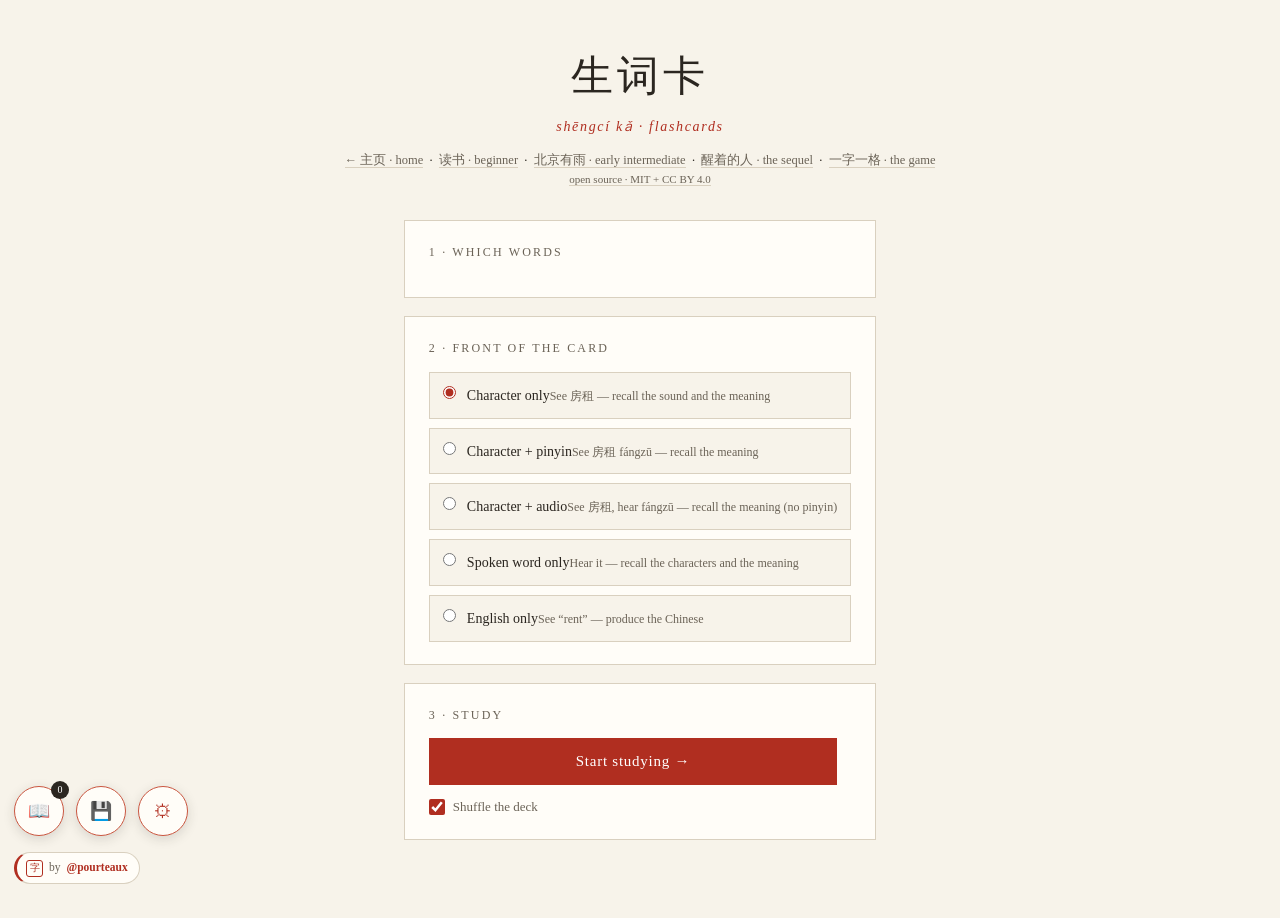
<file: cards-template.html>
<!DOCTYPE html>
<html lang="zh-CN">
<head>
<meta charset="UTF-8">
<meta name="viewport" content="width=device-width, initial-scale=1.0">
<meta name="color-scheme" content="only light">
<meta name="theme-color" content="#f7f3ea">
<title>生词卡 · Flashcards — 一字一世界</title>
<meta name="description" content="Flashcards for the 1,000 essential words of modern Chinese life. Filter by level or starred words, and choose what goes on the front of the card.">
<link rel="icon" href="favicon.ico" sizes="any">
<link rel="icon" type="image/png" sizes="32x32" href="favicon-32x32.png">
<link rel="apple-touch-icon" sizes="180x180" href="apple-touch-icon.png">
<style>
:root{
  color-scheme: only light;
  --paper:#f7f3ea; --paper-deep:#efe9db; --ink:#2b2620; --ink-soft:#6b6357;
  --seal:#b02e20; --seal-soft:#c9553f; --jade:#3e6b5a; --jade-soft:#5d8a77; --indigo:#3d4d6b;
  --line:#d9d0bf; --card:#fffdf8; --gold:#e0a92b;
}
*{margin:0;padding:0;box-sizing:border-box}
html{background:#f7f3ea !important}
body{
  background:#f7f3ea !important; color:#2b2620 !important;
  font-family:Georgia,'Times New Roman',serif; line-height:1.55;
  min-height:100vh; display:flex; flex-direction:column;
}
.hanzi{font-family:'Kaiti SC','KaiTi','STKaiti','Kaiti TC','Noto Serif SC',serif}

header{max-width:760px;margin:0 auto;padding:44px 22px 4px;text-align:center}
h1{font-size:clamp(30px,6vw,42px);font-weight:400;letter-spacing:.1em}
.brand-pinyin{display:block;color:var(--seal);font-style:italic;font-size:14px;letter-spacing:.12em;margin-top:7px}
.navlinks{margin-top:13px;font-size:12.5px}
.navlinks a{color:var(--ink-soft);text-decoration:none;border-bottom:1px solid var(--line)}
.navlinks a:hover{color:var(--seal);border-color:var(--seal)}

/* ---------- setup ---------- */
#setup{max-width:620px;margin:0 auto;padding:26px 22px 60px}
.panel{background:var(--card);border:1px solid var(--line);padding:22px 24px;margin-bottom:18px}
.panel h2{font-size:12px;letter-spacing:.18em;text-transform:uppercase;color:var(--ink-soft);font-weight:400;margin-bottom:14px}
.chips{display:flex;flex-wrap:wrap;gap:8px}
.chip{
  font-family:inherit;font-size:13px;cursor:pointer;padding:8px 14px;
  background:var(--paper);border:1px solid var(--line);color:var(--ink);transition:all .13s;
  display:flex;align-items:center;gap:7px;
}
.chip:hover{border-color:var(--seal-soft);color:var(--seal)}
.chip.on{background:var(--seal);border-color:var(--seal);color:#fff}
.chip .n{font-size:11px;opacity:.7}
.chip.gold.on{background:var(--gold);border-color:var(--gold)}
.chip:disabled{opacity:.4;cursor:default}
.chip:disabled:hover{border-color:var(--line);color:var(--ink)}

.opt{display:flex;flex-direction:column;gap:9px}
.opt label{
  display:flex;align-items:flex-start;gap:11px;cursor:pointer;padding:10px 13px;
  border:1px solid var(--line);background:var(--paper);transition:all .13s;
}
.opt label:hover{border-color:var(--seal-soft)}
.opt label.on{border-color:var(--seal);background:#fbeeec}
.opt input{margin-top:3px;accent-color:var(--seal);flex:none}
.opt .lab{font-size:14px}
.opt .sub{font-size:12px;color:var(--ink-soft);margin-top:2px}

.startrow{display:flex;align-items:center;gap:14px;flex-wrap:wrap}
#startBtn{
  flex:1;min-width:200px;background:var(--seal);color:#fff;border:none;font-family:inherit;
  font-size:15px;letter-spacing:.05em;padding:15px 20px;cursor:pointer;transition:background .14s;
}
#startBtn:hover{background:var(--seal-soft)}
#startBtn:disabled{background:var(--line);color:var(--ink-soft);cursor:default}
#deckCount{font-size:13px;color:var(--ink-soft)}
#deckCount b{color:var(--seal);font-size:17px}
.shufflerow{display:flex;align-items:center;gap:8px;font-size:13px;color:var(--ink-soft);margin-top:12px}
.shufflerow input{accent-color:var(--seal);width:16px;height:16px}

/* ---------- study ---------- */
#study{display:none;flex:1;flex-direction:column;padding:14px 20px 30px}
#study.on{display:flex}
.studybar{
  max-width:620px;width:100%;margin:0 auto 16px;display:flex;align-items:center;
  justify-content:space-between;gap:12px;font-size:12px;color:var(--ink-soft);
}
.studybar .prog{letter-spacing:.1em;text-transform:uppercase}
.studybar .prog b{color:var(--seal);font-size:15px;letter-spacing:0}
.studybar button{
  font-family:inherit;font-size:12px;background:none;border:1px solid var(--line);
  color:var(--ink-soft);padding:6px 12px;cursor:pointer;transition:all .13s;
}
.studybar button:hover{border-color:var(--seal);color:var(--seal)}
.pbar{max-width:620px;width:100%;margin:0 auto 22px;height:3px;background:var(--paper-deep)}
.pbar span{display:block;height:100%;background:var(--seal);width:0;transition:width .25s}

.cardwrap{flex:1;display:flex;align-items:center;justify-content:center;padding:4px 0 20px}
.flashcard{
  width:min(560px,100%);min-height:min(380px,52vh);
  background:var(--card);border:1px solid var(--line);border-top:3px solid var(--seal);
  box-shadow:0 10px 34px rgba(43,38,32,.13);
  display:flex;flex-direction:column;align-items:center;justify-content:center;
  padding:34px 30px;cursor:pointer;position:relative;text-align:center;
}
.flashcard.flipped{border-top-color:var(--jade)}
.flashcard .side-tag{
  position:absolute;top:12px;left:16px;font-size:9.5px;letter-spacing:.16em;
  text-transform:uppercase;color:#b0a795;
}
.flashcard .star{
  position:absolute;top:10px;right:12px;
  width:32px;height:32px;border-radius:50%;border:1px solid var(--line);
  background:var(--card);color:#c3b9a5;cursor:pointer;font-size:14px;
  display:flex;align-items:center;justify-content:center;transition:all .12s;padding:0;
}
.flashcard .star:hover{border-color:var(--gold);color:var(--gold);background:#fdf6e6}
.flashcard .star.on{background:var(--gold);border-color:var(--gold);color:#fff}

.fc-hz{font-size:clamp(56px,15vw,104px);line-height:1.15;letter-spacing:.04em}
.fc-py{color:var(--seal);font-style:italic;font-size:clamp(19px,4vw,26px);margin-top:12px}
.fc-def{font-size:clamp(17px,3.4vw,21px);color:var(--ink);margin-top:16px;max-width:34ch}
.fc-lv{font-size:10px;letter-spacing:.14em;text-transform:uppercase;color:#b0a795;margin-top:16px}
.fc-audio{
  width:88px;height:88px;border-radius:50%;border:2px solid var(--seal-soft);
  background:var(--card);color:var(--seal);cursor:pointer;font-size:34px;
  display:flex;align-items:center;justify-content:center;transition:all .14s;padding:0;
}
.fc-audio:hover{background:var(--seal);color:#fff}
.fc-hint{font-size:12.5px;color:var(--ink-soft);font-style:italic;margin-top:22px}
.fc-replay{
  margin-top:14px;font-family:inherit;font-size:12.5px;background:var(--card);
  border:1px solid var(--line);color:var(--seal);padding:7px 14px;cursor:pointer;transition:all .13s;
}
.fc-replay:hover{background:var(--seal);color:#fff;border-color:var(--seal)}

.answers{max-width:560px;width:100%;margin:0 auto;display:flex;gap:10px}
.answers button{
  flex:1;font-family:inherit;font-size:14px;padding:14px 12px;border:none;cursor:pointer;transition:all .13s;
}
.answers .again{background:var(--card);color:var(--seal);border:1px solid var(--seal-soft) !important}
.answers .again:hover{background:var(--seal);color:#fff}
.answers .got{background:var(--jade);color:#fff}
.answers .got:hover{background:var(--jade-soft)}
.answers .kb{display:block;font-size:10px;opacity:.75;margin-top:2px;letter-spacing:.06em}
.answers.hidden{visibility:hidden}

/* ---------- done ---------- */
#done{display:none;max-width:520px;margin:40px auto;padding:0 22px;text-align:center}
#done.on{display:block}
#done .seal{width:80px;height:80px;border:3px solid var(--jade);color:var(--jade);
  display:flex;align-items:center;justify-content:center;font-size:34px;margin:0 auto 18px}
#done h2{font-weight:400;font-size:26px;letter-spacing:.08em;margin-bottom:6px}
#done .sub{color:var(--ink-soft);font-size:13.5px;font-style:italic;margin-bottom:22px}
#done .stats{display:flex;gap:12px;margin-bottom:24px}
#done .stat{flex:1;padding:14px 8px;background:var(--card);border:1px solid var(--line)}
#done .stat b{display:block;font-size:24px;color:var(--jade);line-height:1}
#done .stat span{font-size:9.5px;letter-spacing:.1em;text-transform:uppercase;color:var(--ink-soft)}
#done .acts{display:flex;gap:10px;flex-wrap:wrap;justify-content:center}
#done button{font-family:inherit;font-size:13.5px;padding:11px 20px;cursor:pointer;border:none}
#againBtn{background:var(--seal);color:#fff}
#missedBtn{background:var(--gold);color:#fff}
#starMissedBtn{background:var(--card);color:var(--gold);border:1px solid var(--gold) !important}
#starMissedBtn:disabled{opacity:.55;cursor:default}
#newDeckBtn{background:var(--card);color:var(--ink-soft);border:1px solid var(--line) !important}

#credit-badge{
  position:fixed;left:14px;bottom:16px;z-index:52;
  display:flex;align-items:center;gap:6px;padding:6px 11px 6px 9px;
  background:var(--card);border:1px solid var(--line);border-left:3px solid var(--seal);
  border-radius:20px;font-size:11.5px;color:var(--ink-soft);text-decoration:none;
}
#credit-badge .cb-seal{width:17px;height:17px;flex:none;border:1.5px solid var(--seal);color:var(--seal);border-radius:3px;display:flex;align-items:center;justify-content:center;font-size:10px}
#credit-badge b{color:var(--seal)}
@media (max-width:700px){ #credit-badge{display:none} }
.no-tts .needs-tts{display:none}

/* ---- save & transfer ---- */
#save-btn{
  position:fixed;left:76px;bottom:64px;z-index:110;width:50px;height:50px;border-radius:50%;
  background:var(--card);color:var(--seal);border:1.5px solid var(--seal-soft);cursor:pointer;font-size:18px;
  box-shadow:0 3px 12px rgba(43,38,32,.15);transition:transform .15s,background .15s,color .15s;
  display:flex;align-items:center;justify-content:center;padding:0;
}
#save-btn:hover{transform:scale(1.07);background:var(--seal);color:#fff;border-color:var(--seal)}
#save-scrim{position:fixed;inset:0;background:rgba(43,38,32,.3);z-index:106;opacity:0;pointer-events:none;transition:opacity .2s}
#save-scrim.on{opacity:1;pointer-events:auto}
#savePanel{
  position:fixed;left:76px;bottom:122px;z-index:111;width:min(320px,calc(100vw - 28px));
  background:var(--card);border:1px solid var(--line);box-shadow:0 10px 34px rgba(43,38,32,.22);
  opacity:0;pointer-events:none;transform:translateY(8px);transition:opacity .16s,transform .16s;
}
#savePanel.open{opacity:1;pointer-events:auto;transform:translateY(0)}
#savePanel .sp-head{padding:14px 40px 4px 18px;position:relative}
#savePanel .sp-close{position:absolute;right:12px;top:12px;background:none;border:none;font-size:16px;color:var(--ink-soft);cursor:pointer}
#dr-backup{padding:16px 18px}
.bk-head{font-size:12px;letter-spacing:.14em;text-transform:uppercase;color:var(--ink-soft);margin-bottom:10px}
.bk-head .hanzi{color:var(--seal);font-size:14px;letter-spacing:0}
.bk-stats{font-size:12px;color:var(--ink-soft);margin-bottom:12px}
.bk-stats b{color:var(--seal);font-size:14px}
.bk-row{display:flex;gap:8px;margin-bottom:8px}
#dr-backup button{
  flex:1;font-family:inherit;font-size:12px;background:var(--paper);
  border:1px solid var(--line);color:var(--ink-soft);padding:9px 10px;cursor:pointer;transition:all .13s;
}
#dr-backup button:hover{border-color:var(--seal);color:var(--seal);background:#fbeeec}
.bk-note{font-size:11.5px;color:var(--ink-soft);font-style:italic;line-height:1.45;margin-top:4px}

/* ---- settings ---- */
#settings-btn{
  position:fixed;left:138px;bottom:64px;z-index:110;width:50px;height:50px;border-radius:50%;
  background:var(--card);color:var(--seal);border:1.5px solid var(--seal-soft);cursor:pointer;font-size:18px;
  box-shadow:0 3px 12px rgba(43,38,32,.15);transition:transform .15s,background .15s,color .15s;
  display:flex;align-items:center;justify-content:center;padding:0;
}
#settings-btn:hover{transform:scale(1.07) rotate(28deg);background:var(--seal);color:#fff;border-color:var(--seal)}
#settings-scrim{position:fixed;inset:0;background:rgba(43,38,32,.3);z-index:106;opacity:0;pointer-events:none;transition:opacity .2s}
#settings-scrim.on{opacity:1;pointer-events:auto}
#settingsPanel{
  position:fixed;left:138px;bottom:122px;z-index:111;width:min(320px,calc(100vw - 28px));
  background:var(--card);border:1px solid var(--line);box-shadow:0 10px 34px rgba(43,38,32,.22);
  opacity:0;pointer-events:none;transform:translateY(8px);transition:opacity .16s,transform .16s;
}
#settingsPanel.open{opacity:1;pointer-events:auto;transform:translateY(0)}
#settingsPanel .sp-head{padding:14px 40px 6px 18px;position:relative}
#settingsPanel .sp-head h2{font-weight:400;font-size:14px;letter-spacing:.05em}
#settingsPanel .sp-close{position:absolute;right:12px;top:12px;background:none;border:none;font-size:16px;color:var(--ink-soft);cursor:pointer}
#dr-voice{padding:12px 18px 16px}
.dr-voice-row{display:flex;align-items:center;gap:10px;margin-bottom:10px}
.dr-voice-row label{font-size:11px;letter-spacing:.1em;text-transform:uppercase;color:var(--ink-soft);min-width:44px}
.dr-voice-row select{flex:1;font-family:inherit;font-size:12.5px;color:var(--ink);background:var(--paper);border:1px solid var(--line);padding:5px 8px;min-width:0}
.dr-voice-row input[type=range]{flex:1;accent-color:var(--seal)}
.dr-voice-row #rateVal{font-size:11.5px;color:var(--seal);min-width:34px;text-align:right}
#voiceTestBtn{flex:none;width:26px;height:26px;border-radius:50%;border:1px solid var(--seal-soft);background:var(--card);color:var(--seal-soft);cursor:pointer;font-size:10px;display:flex;align-items:center;justify-content:center;padding:0}
#voiceTestBtn:hover{background:var(--seal-soft);color:#fff}
#voiceNote{font-size:11.5px;color:var(--ink-soft);font-style:italic;line-height:1.4}

@media (max-width:700px){
  #save-btn{bottom:16px} #savePanel{bottom:74px}
  #vocab-btn{bottom:16px} #vocabPanel{bottom:74px}
  #settings-btn{bottom:16px} #settingsPanel{bottom:74px}
}

/* ---- vocab list ---- */
#vocab-btn{
  position:fixed;left:14px;bottom:64px;z-index:110;width:50px;height:50px;border-radius:50%;
  background:var(--card);color:var(--seal);border:1.5px solid var(--seal-soft);cursor:pointer;font-size:18px;
  box-shadow:0 3px 12px rgba(43,38,32,.15);transition:transform .15s,background .15s,color .15s;
  display:flex;align-items:center;justify-content:center;padding:0;
}
#vocab-btn:hover{transform:scale(1.07);background:var(--seal);color:#fff;border-color:var(--seal)}
#vocab-btn .cnt{
  position:absolute;top:-6px;right:-6px;background:var(--ink);color:#fff;
  font-family:Georgia,serif;font-size:10px;min-width:18px;height:18px;border-radius:9px;
  display:flex;align-items:center;justify-content:center;padding:0 4px;line-height:1;
}
#vocab-scrim{position:fixed;inset:0;background:rgba(43,38,32,.3);z-index:106;opacity:0;pointer-events:none;transition:opacity .2s}
#vocab-scrim.on{opacity:1;pointer-events:auto}
#vocabPanel{
  position:fixed;left:14px;bottom:122px;z-index:111;width:min(340px,calc(100vw - 28px));
  max-height:min(64vh,460px);display:flex;flex-direction:column;
  background:var(--card);border:1px solid var(--line);box-shadow:0 10px 34px rgba(43,38,32,.22);
  opacity:0;pointer-events:none;transform:translateY(8px);transition:opacity .16s,transform .16s;
}
#vocabPanel.open{opacity:1;pointer-events:auto;transform:translateY(0)}
#vocabPanel .sp-head{padding:14px 40px 6px 18px;position:relative;flex:none}
#vocabPanel .sp-head h2{font-weight:400;font-size:14px;letter-spacing:.05em}
#vocabPanel .sp-head .sp-sub{font-size:11px;color:var(--ink-soft);margin-top:3px}
#vocabPanel .sp-close{position:absolute;right:12px;top:12px;background:none;border:none;font-size:16px;color:var(--ink-soft);cursor:pointer}
#vocab-search{margin:0 18px 8px;padding:8px 10px;font-family:inherit;font-size:12.5px;border:1px solid var(--line);background:var(--paper);color:var(--ink);flex:none}
#vocab-filter{padding:0 18px 8px;display:flex;align-items:center;gap:8px;flex:none}
#vocabStarToggle{font-family:inherit;font-size:11px;cursor:pointer;background:var(--card);border:1px solid var(--line);color:var(--ink-soft);padding:5px 10px;transition:all .13s}
#vocabStarToggle:hover{border-color:#e0a92b;color:#e0a92b}
#vocabStarToggle.on{background:#e0a92b;border-color:#e0a92b;color:#fff}
#vocab-count{font-size:11px;color:var(--ink-soft)}
#vocab-jump{padding:0 18px 10px;display:flex;gap:8px;flex:none}
#vocab-jump button{
  flex:1;font-family:inherit;font-size:11.5px;background:var(--paper);
  border:1px solid var(--line);color:var(--ink-soft);padding:8px 10px;cursor:pointer;transition:all .13s;
}
#vocab-jump button:hover{border-color:var(--seal);color:var(--seal);background:#fbeeec}
#vocab-jump button:disabled{opacity:.5;cursor:default}
#vocabList{flex:1;overflow-y:auto;padding:2px 18px 14px}
#vocabList .dr-item{display:flex;align-items:baseline;gap:8px;padding:6px 0;border-bottom:1px solid #f1ece1;font-size:13px}
#vocabList .dr-item .hz{font-size:17px;min-width:54px}
#vocabList .dr-item .py{color:var(--seal);font-style:italic;min-width:66px;font-size:12px}
#vocabList .dr-item .df{color:var(--ink-soft);flex:1;font-size:11.5px}
#vocabList .dr-item .lv{font-size:8.5px;letter-spacing:.1em;color:#b0a795;text-transform:uppercase;white-space:nowrap}
#vocabList .spk{width:19px;height:19px;font-size:9px;border-color:var(--line);background:var(--card);color:var(--seal)}
#vocabList .spk:hover{background:var(--seal);color:#fff}
#vocabList .star{
  display:inline-flex;align-items:center;justify-content:center;flex:none;
  width:19px;height:19px;border-radius:50%;border:1px solid var(--line);
  background:var(--card);color:#c3b9a5;cursor:pointer;font-size:9.5px;transition:all .12s;padding:0;
}
#vocabList .star:hover{border-color:#e0a92b;color:#e0a92b;background:#fdf6e6}
#vocabList .star.on{background:#e0a92b;border-color:#e0a92b;color:#fff}
.vocab-empty{padding:20px 0;color:var(--ink-soft);font-style:italic;font-size:12.5px}
</style>
</head>
<body>

<header>
  <h1 class="hanzi">生词卡</h1>
  <span class="brand-pinyin">shēngcí kǎ · flashcards</span>
  <p class="navlinks">
    <a href="index.html">← 主页 · home</a> &nbsp;·&nbsp;
    <a href="read.html">读书 · beginner</a> &nbsp;·&nbsp;
    <a href="intermediate.html">北京有雨 · early intermediate</a> &nbsp;·&nbsp;
    <a href="awake.html">醒着的人 · the sequel</a> &nbsp;·&nbsp;
    <a href="game.html">一字一格 · the game</a><br><a href="license.html" style="font-size:11px">open source · MIT + CC BY 4.0</a>
  </p>
</header>

<!-- ================= SETUP ================= -->
<div id="setup">
  <div class="panel">
    <h2>1 · Which words</h2>
    <div class="chips" id="filterChips"></div>
  </div>

  <div class="panel">
    <h2>2 · Front of the card</h2>
    <div class="opt" id="frontOpts">
      <label data-mode="hz"><input type="radio" name="front" value="hz" checked>
        <span><span class="lab">Character only</span><span class="sub">See 房租 — recall the sound and the meaning</span></span></label>
      <label data-mode="hzpy"><input type="radio" name="front" value="hzpy">
        <span><span class="lab">Character + pinyin</span><span class="sub">See 房租 fángzū — recall the meaning</span></span></label>
      <label data-mode="hzaudio" class="needs-tts"><input type="radio" name="front" value="hzaudio">
        <span><span class="lab">Character + audio</span><span class="sub">See 房租, hear fángzū — recall the meaning (no pinyin)</span></span></label>
      <label data-mode="audio" class="needs-tts"><input type="radio" name="front" value="audio">
        <span><span class="lab">Spoken word only</span><span class="sub">Hear it — recall the characters and the meaning</span></span></label>
      <label data-mode="en"><input type="radio" name="front" value="en">
        <span><span class="lab">English only</span><span class="sub">See “rent” — produce the Chinese</span></span></label>
    </div>
  </div>

  <div class="panel">
    <h2>3 · Study</h2>
    <div class="startrow">
      <button id="startBtn">Start studying →</button>
      <span id="deckCount"></span>
    </div>
    <div class="shufflerow"><input type="checkbox" id="shuffleChk" checked autocomplete="off"><label for="shuffleChk">Shuffle the deck</label></div>
  </div>
</div>

<!-- ================= STUDY ================= -->
<div id="study">
  <div class="studybar">
    <span class="prog"><b id="pNow">0</b> / <span id="pTotal">0</span> &nbsp;·&nbsp; <span id="pGot">0</span> got it</span>
    <button id="quitBtn">✕ End session</button>
  </div>
  <div class="pbar"><span id="pFill"></span></div>

  <div class="cardwrap">
    <div class="flashcard" id="card">
      <span class="side-tag" id="sideTag">Front</span>
      <button class="star" id="cardStar" aria-label="Star this word">★</button>
      <div id="cardBody"></div>
    </div>
  </div>

  <div class="answers hidden" id="answers">
    <button class="again" id="againCard">✗ 还不会<span class="kb">not yet · ␣</span></button>
    <button class="got" id="gotCard">✓ 会了<span class="kb">got it · ↵</span></button>
  </div>
</div>

<!-- ================= DONE ================= -->
<div id="done">
  <div class="seal hanzi">完</div>
  <h2 class="hanzi">这一轮完了</h2>
  <div class="sub">zhè yì lún wán le — round complete</div>
  <div class="stats">
    <div class="stat"><b id="dGot">0</b><span>got it</span></div>
    <div class="stat"><b id="dMissed">0</b><span>not yet</span></div>
    <div class="stat"><b id="dStarred">0</b><span>starred</span></div>
  </div>
  <div class="acts">
    <button id="missedBtn">Drill the ones I missed</button>
    <button id="starMissedBtn">★ Star the ones I missed</button>
    <button id="againBtn">Same deck again</button>
    <button id="newDeckBtn">Choose different words</button>
  </div>
</div>

<a id="credit-badge" href="https://x.com/pourteaux" target="_blank" rel="noopener">
  <span class="cb-seal hanzi">字</span> by <b>@pourteaux</b>
</a>

<button id="vocab-btn" title="Your word list">📖<span class="cnt" id="vocab-cnt">0</span></button>
<div id="vocab-scrim"></div>
<div id="vocabPanel">
  <div class="sp-head">
    <h2><span class="hanzi">词表</span> · Your Word List</h2>
    <div class="sp-sub"><b id="vocab-tot">0</b> of 1,000 encountered</div>
    <button class="sp-close" id="vocab-close">✕</button>
  </div>
  <input id="vocab-search" type="text" placeholder="Search hanzi, pinyin, or English…">
  <div id="vocab-filter">
    <button id="vocabStarToggle">★ Starred only</button>
    <span id="vocab-count"></span>
  </div>
  <div id="vocab-jump">
    <button id="vocabPlayBtn"><span class="hanzi">复习</span> Play these words →</button>
  </div>
  <div id="vocabList"></div>
</div>

<button id="save-btn" title="Save &amp; transfer progress">💾</button>
<div id="save-scrim"></div>
<div id="savePanel">
  <div class="sp-head"><button class="sp-close" id="save-close">✕</button></div>
  <div id="dr-backup">
    <div class="bk-head"><span class="hanzi">存档</span> · Save &amp; transfer progress</div>
    <div class="bk-stats" id="bkStats"></div>
    <div class="bk-row">
      <button id="bkDownload">⤓ Download backup file</button>
      <button id="bkCode">⧉ Copy transfer code</button>
    </div>
    <div class="bk-row">
      <button id="bkRestore">⤒ Restore from file or code</button>
    </div>
    <input type="file" id="bkFile" accept="application/json,.json" style="display:none">
    <div class="bk-note" id="bkNote">Your stars and known words live in this browser only. Back them up to move to another device.</div>
  </div>
</div>

<button id="settings-btn" title="Settings">⚙</button>
<div id="settings-scrim"></div>
<div id="settingsPanel">
  <div class="sp-head">
    <h2><span class="hanzi">设置</span> · Settings</h2>
    <button class="sp-close" id="settings-close">✕</button>
  </div>
  <div id="dr-voice">
    <div class="dr-voice-row">
      <label for="voiceSelect">Voice</label>
      <select id="voiceSelect"></select>
      <button id="voiceTestBtn" title="Test this voice">▶</button>
    </div>
    <div class="dr-voice-row">
      <label for="rateRange">Speed</label>
      <input type="range" id="rateRange" min="0.6" max="1.2" step="0.02">
      <span id="rateVal"></span>
    </div>
    <div id="voiceNote"></div>
  </div>
</div>

<script>
__DATA__
</script>
<script>
__STORE__
</script>
<script>
/* ---------- save / transfer panel ---------- */
(function(){
  const $=s=>document.querySelector(s);
  const panel=$('#savePanel'), scrim=$('#save-scrim');
  function openSave(){ panel.classList.add('open'); scrim.classList.add('on'); }
  function closeSave(){ panel.classList.remove('open'); scrim.classList.remove('on'); }
  $('#save-btn').addEventListener('click',openSave);
  $('#save-close').addEventListener('click',closeSave);
  $('#save-scrim').addEventListener('click',closeSave);

  const note=$('#bkNote'), stats=$('#bkStats');
  const DEFAULT_NOTE='Your stars and known words live in this browser only. Back them up to move to another device.';

  function refresh(){
    if(stats) stats.innerHTML=
      `<b>${YZYG.starCount()}</b> starred &nbsp;·&nbsp; <b>${YZYG.knownCount()}</b> known &nbsp;·&nbsp; <b>${YZYG.seenCount()}</b> read`;
  }
  refresh();
  YZYG.onChange(refresh);

  let noteTimer=null;
  function say(msg,ms=4000){
    clearTimeout(noteTimer);
    note.textContent=msg;
    noteTimer=setTimeout(()=>{ note.textContent=DEFAULT_NOTE; },ms);
  }

  $('#bkDownload').addEventListener('click',()=>{
    const data=YZYG.exportData();
    const blob=new Blob([JSON.stringify(data,null,1)],{type:'application/json'});
    const url=URL.createObjectURL(blob);
    const a=document.createElement('a');
    const d=new Date().toISOString().slice(0,10);
    a.href=url; a.download=`yizi-progress-${d}.json`;
    document.body.appendChild(a); a.click(); a.remove();
    setTimeout(()=>URL.revokeObjectURL(url),1000);
    say('Saved. Keep the file somewhere safe — you can restore it on any device.');
  });

  $('#bkCode').addEventListener('click',async ()=>{
    const code=YZYG.exportCode();
    try{
      await navigator.clipboard.writeText(code);
      say('Transfer code copied. Paste it into Restore on your other device.');
    }catch(e){
      window.prompt('Copy your transfer code:', code);
    }
  });

  $('#bkRestore').addEventListener('click',()=>{
    const code=window.prompt(
      'Paste a transfer code to restore your progress.\n\n' +
      'Leave this empty and press OK to pick a backup file instead.');
    if(code===null) return;
    if(!code.trim()){ $('#bkFile').click(); return; }
    try{
      const r=YZYG.importCode(code);
      say(`Restored — ${r.stars} starred, ${r.known} known, ${r.seen} read.`,6000);
      setTimeout(()=>location.reload(),1200);
    }catch(e){
      say('That code could not be read. Check it was copied in full.',6000);
    }
  });

  $('#bkFile').addEventListener('change',e=>{
    const f=e.target.files&&e.target.files[0];
    if(!f) return;
    const fr=new FileReader();
    fr.onload=()=>{
      try{
        const r=YZYG.importData(JSON.parse(fr.result));
        say(`Restored — ${r.stars} starred, ${r.known} known, ${r.seen} read.`,6000);
        setTimeout(()=>location.reload(),1200);
      }catch(err){
        say('That file could not be read as a backup.',6000);
      }
    };
    fr.onerror=()=>say('Could not read that file.',6000);
    fr.readAsText(f);
    e.target.value='';
  });
})();
</script>
<script>
/* ---------- vocab list panel ---------- */
(function(){
  const $=s=>document.querySelector(s);
  const btn=$('#vocab-btn'), panel=$('#vocabPanel'), scrim=$('#vocab-scrim'), list=$('#vocabList');
  const search=$('#vocab-search'), starToggle=$('#vocabStarToggle');
  const cnt=$('#vocab-cnt'), tot=$('#vocab-tot'), countEl=$('#vocab-count');
  const ORDER=Object.keys(VOCAB);
  let starredOnly=false;

  function openPanel(){ render(); panel.classList.add('open'); scrim.classList.add('on'); }
  function closePanel(){ panel.classList.remove('open'); scrim.classList.remove('on'); }
  btn.addEventListener('click',openPanel);
  $('#vocab-close').addEventListener('click',closePanel);
  scrim.addEventListener('click',closePanel);

  function updateCounts(){
    cnt.textContent=YZYG.seenCount();
    tot.textContent=YZYG.seenCount();
    countEl.textContent=YZYG.starCount()?YZYG.starCount()+' starred':'';
  }
  updateCounts();
  YZYG.onChange(()=>{ updateCounts(); if(panel.classList.contains('open')) render(); });

  function render(){
    const q=search.value.trim().toLowerCase();
    let html='';
    ORDER.forEach(w=>{
      if(!(YZYG.isSeen(w)||YZYG.isStarred(w))) return;
      if(starredOnly && !YZYG.isStarred(w)) return;
      const v=VOCAB[w];
      if(q && !(w.includes(q)||v.p.toLowerCase().includes(q)||v.d.toLowerCase().includes(q))) return;
      html+=`<div class="dr-item"><span class="hz hanzi">${w}</span>`+
            `<button class="spk" data-w="${w}" aria-label="Play">🔊</button>`+
            `<button class="star${YZYG.isStarred(w)?' on':''}" data-star="${w}" aria-label="Star">★</button>`+
            `<span class="py">${v.p}</span><span class="df">${v.d}</span><span class="lv">${v.l}</span></div>`;
    });
    list.innerHTML=html||`<div class="vocab-empty">${starredOnly?'No starred words yet — tap ★ on any word.':'Nothing seen yet — words you encounter anywhere on the site are collected here.'}</div>`;
    refreshJump();
  }

  search.addEventListener('input',render);
  starToggle.addEventListener('click',()=>{
    starredOnly=!starredOnly;
    starToggle.classList.toggle('on',starredOnly);
    render();
  });

  list.addEventListener('click',e=>{
    const s=e.target.closest('[data-star]');
    if(s){ YZYG.toggleStar(s.dataset.star); return; }
    const p=e.target.closest('[data-w]');
    if(p && typeof speak==='function') speak(p.dataset.w);
  });

  function currentWords(){ return [...list.querySelectorAll('.dr-item .hz')].map(e=>e.textContent); }
  function jumpLabel(){
    if(starredOnly) return 'your starred words';
    if(search.value.trim()) return '"'+search.value.trim()+'"';
    return 'your word list';
  }
  function refreshJump(){
    const n=currentWords().length;
    const playBtn=$('#vocabPlayBtn');
    if(playBtn) playBtn.disabled=n===0;
  }
  const playBtn=$('#vocabPlayBtn');
  if(playBtn) playBtn.addEventListener('click',()=>{
    const words=currentWords(); if(!words.length) return;
    try{ localStorage.setItem('yzyg-custom-set', JSON.stringify({words,label:jumpLabel()})); }catch(e){}
    location.href='game.html?custom=1';
  });
})();
</script>
<script>
(function(){
const $=s=>document.querySelector(s);

/* ---------- audio ---------- */
let ttsVoices=[];
let ttsRate=parseFloat(localStorage.getItem('manmandu-rate')||'0.92')||0.92;
let ttsVoiceName=null;
try{ ttsVoiceName=localStorage.getItem('manmandu-voice-name'); }catch(e){}
function voiceScore(v){
  let s=0; const lang=(v.lang||'').toLowerCase();
  if(lang.startsWith('zh')) s+=100; else return -1;
  if(lang==='zh-cn') s+=20;
  if(!v.localService) s+=15;
  if(/google/i.test(v.name)) s+=12;
  if(/neural|natural|enhanced|premium|online|wavenet/i.test(v.name)) s+=10;
  return s;
}
function bestVoices(){ return ttsVoices.map(v=>({v,s:voiceScore(v)})).filter(x=>x.s>=0).sort((a,b)=>b.s-a.s).map(x=>x.v); }
function populateVoiceSelect(){
  const sel=$('#voiceSelect'); if(!sel) return;
  const zh=bestVoices(), note=$('#voiceNote');
  if(!zh.length){ sel.innerHTML='<option value="">(no Chinese voice found)</option>'; sel.disabled=true;
    if(note) note.textContent='Your browser has no Chinese voice installed — try Chrome or Edge.'; return; }
  sel.disabled=false;
  sel.innerHTML=zh.map(v=>`<option value="${v.name}">${v.name}${v.localService?'':' ☁'}</option>`).join('');
  const match=zh.find(v=>v.name===ttsVoiceName);
  sel.value=match?match.name:zh[0].name;
  if(!match) ttsVoiceName=sel.value;
  if(note) note.textContent=zh.length>1?`${zh.length} Chinese voices found (☁ = higher-quality cloud voice).`:'';
}
function loadVoices(){ try{ ttsVoices=window.speechSynthesis.getVoices()||[]; }catch(e){} populateVoiceSelect(); }
if('speechSynthesis' in window){ loadVoices(); window.speechSynthesis.onvoiceschanged=loadVoices; }
else{ document.documentElement.classList.add('no-tts'); }
function speak(text){
  if(!text || !('speechSynthesis' in window)) return;
  try{ window.speechSynthesis.cancel(); }catch(e){}
  try{
    const u=new SpeechSynthesisUtterance(text);
    u.lang='zh-CN'; u.rate=ttsRate;
    try{
      const chosen=ttsVoices.find(v=>v.name===ttsVoiceName);
      const v=chosen || bestVoices()[0] || ttsVoices.find(v=>v.lang && v.lang.toLowerCase().startsWith('zh'));
      if(v) u.voice=v;
    }catch(e){}
    window.speechSynthesis.speak(u);
  }catch(e){}
}

/* ---------- settings panel ---------- */
(function(){
  const panel=$('#settingsPanel'), scrim=$('#settings-scrim');
  function openSettings(){ panel.classList.add('open'); scrim.classList.add('on'); }
  function closeSettings(){ panel.classList.remove('open'); scrim.classList.remove('on'); }
  $('#settings-btn').addEventListener('click',openSettings);
  $('#settings-close').addEventListener('click',closeSettings);
  scrim.addEventListener('click',closeSettings);

  const rateRange=$('#rateRange'), rateVal=$('#rateVal');
  rateRange.value=ttsRate; rateVal.textContent=ttsRate.toFixed(2)+'x';
  rateRange.addEventListener('input',()=>{
    ttsRate=parseFloat(rateRange.value);
    rateVal.textContent=ttsRate.toFixed(2)+'x';
    try{ localStorage.setItem('manmandu-rate',ttsRate); }catch(e){}
  });
  $('#voiceSelect').addEventListener('change',e=>{
    ttsVoiceName=e.target.value;
    try{ localStorage.setItem('manmandu-voice-name',ttsVoiceName); }catch(e){}
  });
  $('#voiceTestBtn').addEventListener('click',()=>speak('北京又开始下雨了。'));
})();

/* ---------- filters ---------- */
const ALL=Object.keys(VOCAB).filter(w=>VOCAB[w].l!=='name'&&VOCAB[w].l!=='extra');
const FILTERS=[
  {id:'all',    label:'All words',   test:w=>true},
  {id:'HSK 1',  label:'HSK 1',       test:w=>VOCAB[w].l==='HSK 1'||VOCAB[w].l==='bonus'},
  {id:'HSK 2',  label:'HSK 2',       test:w=>VOCAB[w].l==='HSK 2'},
  {id:'HSK 3',  label:'HSK 3',       test:w=>VOCAB[w].l==='HSK 3'},
  {id:'essential', label:'Essentials', test:w=>VOCAB[w].l==='essential'},
  {id:'starred', label:'★ Starred',  test:w=>YZYG.isStarred(w), gold:true},
  {id:'seen',   label:'Words I’ve read', test:w=>YZYG.isSeen(w)},
  {id:'known',  label:'✓ Known',     test:w=>YZYG.isKnown(w)},
  {id:'unknown',label:'Not yet known',   test:w=>!YZYG.isKnown(w)},
  {id:'missed', label:'✗ Missed',    test:w=>YZYG.isMissed(w)}
];
/* multiple chips can be active at once (union of their words); 'all' is exclusive */
let activeFilters=new Set(['all']);

function deckFor(ids){
  const idArr=ids instanceof Set ? [...ids] : [].concat(ids);
  if(idArr.includes('all')) return ALL.slice();
  const tests=FILTERS.filter(f=>idArr.includes(f.id)).map(f=>f.test);
  if(!tests.length) return [];
  return ALL.filter(w=>tests.some(t=>t(w)));
}
function renderChips(){
  const box=$('#filterChips');
  box.innerHTML=FILTERS.map(f=>{
    const n=deckFor([f.id]).length;
    return `<button class="chip${f.gold?' gold':''}${activeFilters.has(f.id)?' on':''}" data-f="${f.id}"${n?'':' disabled'}>`+
           `${f.label}<span class="n">${n}</span></button>`;
  }).join('');
  updateDeckCount();
}
$('#filterChips').addEventListener('click',e=>{
  const c=e.target.closest('.chip'); if(!c||c.disabled) return;
  const id=c.dataset.f;
  if(id==='all'){
    activeFilters=new Set(['all']);
  }else{
    activeFilters.delete('all');
    if(activeFilters.has(id)) activeFilters.delete(id); else activeFilters.add(id);
    if(!activeFilters.size) activeFilters=new Set(['all']);
  }
  renderChips();
});
function updateDeckCount(){
  const n=deckFor(activeFilters).length;
  $('#deckCount').innerHTML=n?`<b>${n}</b> card${n===1?'':'s'} in this deck`:'nothing to study here yet';
  $('#startBtn').disabled=!n;
}

/* front-side mode */
let frontMode='hz';
function paintFrontOpts(){
  document.querySelectorAll('#frontOpts label').forEach(l=>l.classList.toggle('on', l.dataset.mode===frontMode));
}
$('#frontOpts').addEventListener('change',e=>{ frontMode=e.target.value; paintFrontOpts(); });
paintFrontOpts();

/* ---------- session ---------- */
let deck=[], idx=0, flipped=false, got=0, missed=[], starsAdded=0;

/* browsers restore checkbox state on reload/back-forward, silently overriding
   the HTML default — force shuffle back on so a stale unchecked state can't stick */
$('#shuffleChk').checked=true;

function shuffle(a){ for(let i=a.length-1;i>0;i--){ const j=Math.floor(Math.random()*(i+1)); [a[i],a[j]]=[a[j],a[i]]; } return a; }

function startSession(words){
  deck=words.slice();
  if($('#shuffleChk').checked) shuffle(deck);
  idx=0; got=0; missed=[]; starsAdded=0;
  $('#setup').style.display='none';
  $('#done').classList.remove('on');
  $('#study').classList.add('on');
  $('#pTotal').textContent=deck.length;
  showCard();
}
$('#startBtn').addEventListener('click',()=>startSession(deckFor(activeFilters)));

function showCard(){
  if(idx>=deck.length){ finish(); return; }
  flipped=false;
  const w=deck[idx], v=VOCAB[w];
  $('#pNow').textContent=idx+1;
  $('#pGot').textContent=got;
  $('#pFill').style.width=(idx/deck.length*100)+'%';
  $('#sideTag').textContent='Front';
  $('#card').classList.remove('flipped');
  $('#answers').classList.add('hidden');
  const star=$('#cardStar');
  star.classList.toggle('on', YZYG.isStarred(w));
  star.dataset.w=w;

  const body=$('#cardBody');
  if(frontMode==='hz'){
    body.innerHTML=`<div class="fc-hz hanzi">${w}</div><div class="fc-hint">tap to reveal</div>`;
  }else if(frontMode==='hzpy'){
    body.innerHTML=`<div class="fc-hz hanzi">${w}</div><div class="fc-py">${v.p}</div><div class="fc-hint">tap to reveal</div>`;
  }else if(frontMode==='hzaudio'){
    body.innerHTML=`<div class="fc-hz hanzi">${w}</div>`+
                   `<button class="fc-replay" id="replayFront">🔊 hear it again</button>`+
                   `<div class="fc-hint">tap to reveal</div>`;
    speak(w);
  }else if(frontMode==='audio'){
    body.innerHTML=`<button class="fc-audio" id="playFront" aria-label="Play the word">🔊</button>`+
                   `<button class="fc-replay" id="replayFront">play again</button>`+
                   `<div class="fc-hint">listen, then tap the card to reveal</div>`;
    speak(w);
  }else{
    body.innerHTML=`<div class="fc-def" style="font-size:clamp(24px,5vw,34px)">${v.d}</div><div class="fc-hint">say it in Chinese, then tap to reveal</div>`;
  }
}

function flip(){
  if(flipped) return;
  flipped=true;
  const w=deck[idx], v=VOCAB[w];
  $('#sideTag').textContent='Back';
  $('#card').classList.add('flipped');
  $('#cardBody').innerHTML=
    `<div class="fc-hz hanzi">${w}</div>`+
    `<div class="fc-py">${v.p}</div>`+
    `<div class="fc-def">${v.d}</div>`+
    `<div class="fc-lv">${v.l}</div>`+
    `<button class="fc-replay needs-tts" id="replayBack">🔊 hear it again</button>`;
  $('#answers').classList.remove('hidden');
  if(frontMode!=='audio' && frontMode!=='hzaudio') speak(w);
}

$('#card').addEventListener('click',e=>{
  if(e.target.closest('.star')) return;                 // starring must not flip
  if(e.target.closest('#playFront')||e.target.closest('#replayFront')){ speak(deck[idx]); return; }
  if(e.target.closest('#replayBack')){ speak(deck[idx]); return; }
  flip();
});
$('#cardStar').addEventListener('click',e=>{
  const w=e.currentTarget.dataset.w;
  const on=YZYG.toggleStar(w);
  e.currentTarget.classList.toggle('on',on);
  if(on) starsAdded++;
});

function answer(ok){
  if(!flipped) return;
  const w=deck[idx];
  if(ok){ got++; YZYG.markKnown(w); YZYG.unmarkMissed(w); }
  else { missed.push(w); YZYG.unmarkKnown(w); YZYG.markMissed(w); }
  idx++;
  showCard();
}
$('#gotCard').addEventListener('click',()=>answer(true));
$('#againCard').addEventListener('click',()=>answer(false));

document.addEventListener('keydown',e=>{
  if(!$('#study').classList.contains('on')) return;
  if(e.key===' '){ e.preventDefault(); flipped?answer(false):flip(); }
  else if(e.key==='Enter'){ e.preventDefault(); flipped?answer(true):flip(); }
  else if(e.key.toLowerCase()==='r'){ e.preventDefault(); speak(deck[idx]); }
  else if(e.key.toLowerCase()==='s'){ e.preventDefault(); $('#cardStar').click(); }
});

function finish(){
  $('#study').classList.remove('on');
  $('#done').classList.add('on');
  $('#dGot').textContent=got;
  $('#dMissed').textContent=missed.length;
  $('#dStarred').textContent=starsAdded;
  $('#missedBtn').style.display=missed.length?'':'none';
  $('#starMissedBtn').style.display=missed.length?'':'none';
  $('#starMissedBtn').disabled=false;
  $('#starMissedBtn').textContent='★ Star the ones I missed';
}
$('#quitBtn').addEventListener('click',()=>{ finish(); });
$('#missedBtn').addEventListener('click',()=>startSession(missed));
$('#starMissedBtn').addEventListener('click',()=>{
  if(!missed.length) return;
  let added=0;
  missed.forEach(w=>{ if(!YZYG.isStarred(w)){ YZYG.setStar(w,true); added++; } });
  starsAdded+=added;
  $('#dStarred').textContent=starsAdded;
  $('#starMissedBtn').textContent=`★ Starred ${missed.length} word${missed.length===1?'':'s'}`;
  $('#starMissedBtn').disabled=true;
});
$('#againBtn').addEventListener('click',()=>startSession(deck));
$('#newDeckBtn').addEventListener('click',()=>{
  $('#done').classList.remove('on');
  $('#study').classList.remove('on');
  $('#setup').style.display='';
  renderChips();
});

/* a deck can be handed over from a reader's word drawer */
(function(){
  const params=new URLSearchParams(location.search);
  if(params.get('custom')==='1'){
    try{
      const raw=localStorage.getItem('yzyg-custom-set');
      if(raw){
        const parsed=JSON.parse(raw);
        const words=(parsed.words||[]).filter(w=>VOCAB[w]);
        if(words.length){ renderChips(); startSession(words); return; }
      }
    }catch(e){}
  }
  renderChips();
})();

YZYG.onChange(()=>{ if($('#setup').style.display!=='none') renderChips(); });
})();
</script>
</body>
</html>
</file>
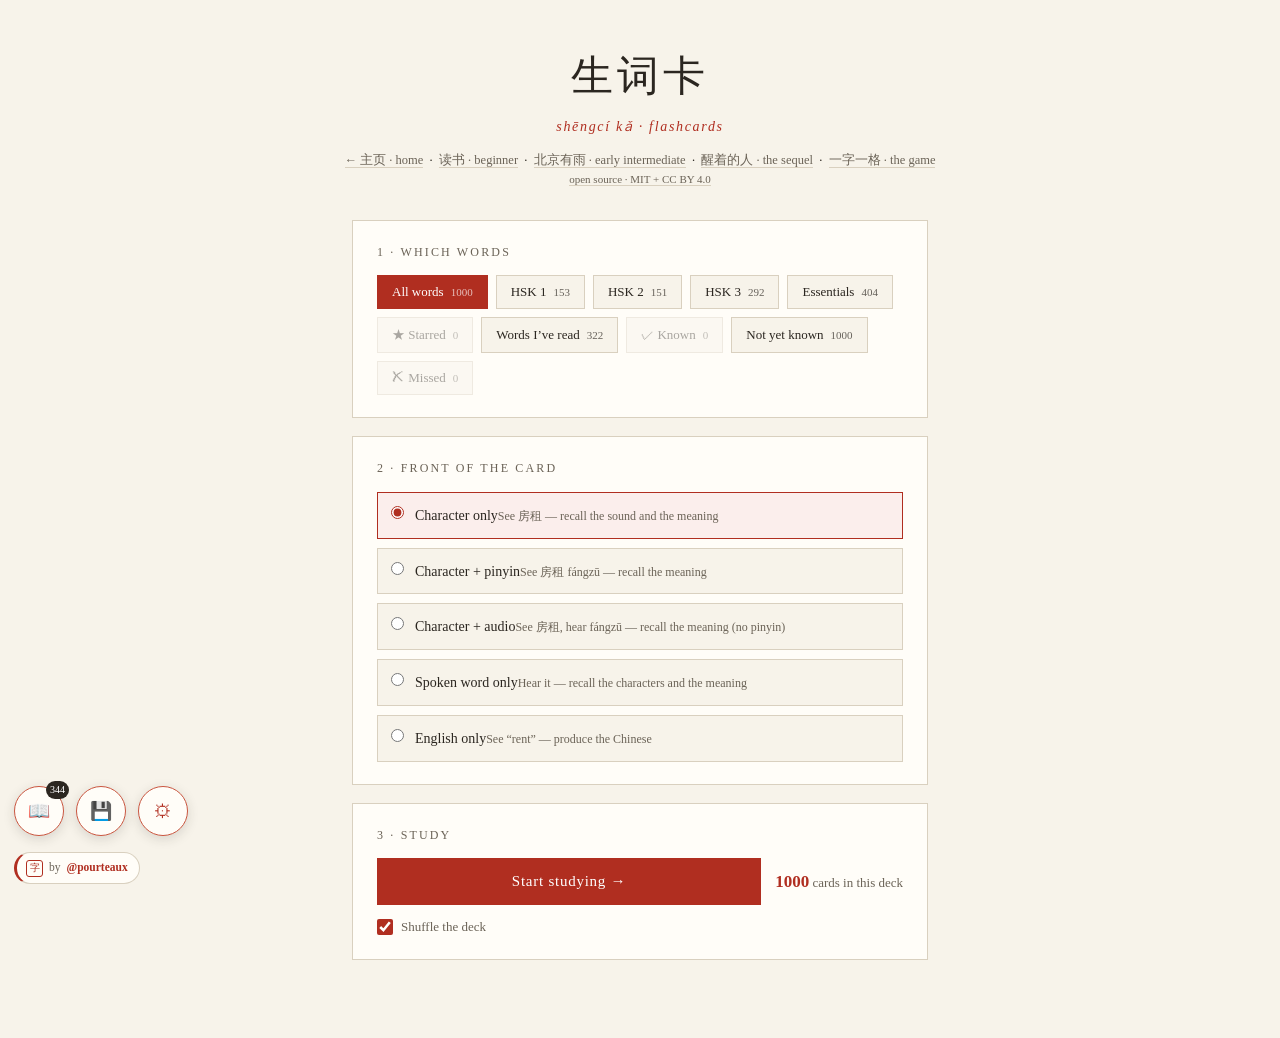
<file: cards.html>
<!DOCTYPE html>
<html lang="zh-CN">
<head>
<meta charset="UTF-8">
<meta name="viewport" content="width=device-width, initial-scale=1.0">
<meta name="color-scheme" content="only light">
<meta name="theme-color" content="#f7f3ea">
<title>生词卡 · Flashcards — 一字一世界</title>
<link rel="icon" href="favicon.ico" sizes="any">
<link rel="icon" type="image/png" sizes="32x32" href="favicon-32x32.png">
<link rel="apple-touch-icon" sizes="180x180" href="apple-touch-icon.png">
<style>
:root{
  color-scheme: only light;
  --paper:#f7f3ea; --paper-deep:#efe9db; --ink:#2b2620; --ink-soft:#6b6357;
  --seal:#b02e20; --seal-soft:#c9553f; --jade:#3e6b5a; --jade-soft:#5d8a77; --indigo:#3d4d6b;
  --line:#d9d0bf; --card:#fffdf8; --gold:#e0a92b;
}
*{margin:0;padding:0;box-sizing:border-box}
html{background:#f7f3ea !important}
body{
  background:#f7f3ea !important; color:#2b2620 !important;
  font-family:Georgia,'Times New Roman',serif; line-height:1.55;
  min-height:100vh; display:flex; flex-direction:column;
}
.hanzi{font-family:'Kaiti SC','KaiTi','STKaiti','Kaiti TC','Noto Serif SC',serif}

header{max-width:760px;margin:0 auto;padding:44px 22px 4px;text-align:center}
h1{font-size:clamp(30px,6vw,42px);font-weight:400;letter-spacing:.1em}
.brand-pinyin{display:block;color:var(--seal);font-style:italic;font-size:14px;letter-spacing:.12em;margin-top:7px}
.navlinks{margin-top:13px;font-size:12.5px}
.navlinks a{color:var(--ink-soft);text-decoration:none;border-bottom:1px solid var(--line)}
.navlinks a:hover{color:var(--seal);border-color:var(--seal)}

/* ---------- setup ---------- */
#setup{max-width:620px;margin:0 auto;padding:26px 22px 60px}
.panel{background:var(--card);border:1px solid var(--line);padding:22px 24px;margin-bottom:18px}
.panel h2{font-size:12px;letter-spacing:.18em;text-transform:uppercase;color:var(--ink-soft);font-weight:400;margin-bottom:14px}
.chips{display:flex;flex-wrap:wrap;gap:8px}
.chip{
  font-family:inherit;font-size:13px;cursor:pointer;padding:8px 14px;
  background:var(--paper);border:1px solid var(--line);color:var(--ink);transition:all .13s;
  display:flex;align-items:center;gap:7px;
}
.chip:hover{border-color:var(--seal-soft);color:var(--seal)}
.chip.on{background:var(--seal);border-color:var(--seal);color:#fff}
.chip .n{font-size:11px;opacity:.7}
.chip.gold.on{background:var(--gold);border-color:var(--gold)}
.chip:disabled{opacity:.4;cursor:default}
.chip:disabled:hover{border-color:var(--line);color:var(--ink)}

.opt{display:flex;flex-direction:column;gap:9px}
.opt label{
  display:flex;align-items:flex-start;gap:11px;cursor:pointer;padding:10px 13px;
  border:1px solid var(--line);background:var(--paper);transition:all .13s;
}
.opt label:hover{border-color:var(--seal-soft)}
.opt label.on{border-color:var(--seal);background:#fbeeec}
.opt input{margin-top:3px;accent-color:var(--seal);flex:none}
.opt .lab{font-size:14px}
.opt .sub{font-size:12px;color:var(--ink-soft);margin-top:2px}

.startrow{display:flex;align-items:center;gap:14px;flex-wrap:wrap}
#startBtn{
  flex:1;min-width:200px;background:var(--seal);color:#fff;border:none;font-family:inherit;
  font-size:15px;letter-spacing:.05em;padding:15px 20px;cursor:pointer;transition:background .14s;
}
#startBtn:hover{background:var(--seal-soft)}
#startBtn:disabled{background:var(--line);color:var(--ink-soft);cursor:default}
#deckCount{font-size:13px;color:var(--ink-soft)}
#deckCount b{color:var(--seal);font-size:17px}
.shufflerow{display:flex;align-items:center;gap:8px;font-size:13px;color:var(--ink-soft);margin-top:12px}
.shufflerow input{accent-color:var(--seal);width:16px;height:16px}

/* ---------- study ---------- */
#study{display:none;flex:1;flex-direction:column;padding:14px 20px 30px}
#study.on{display:flex}
.studybar{
  max-width:620px;width:100%;margin:0 auto 16px;display:flex;align-items:center;
  justify-content:space-between;gap:12px;font-size:12px;color:var(--ink-soft);
}
.studybar .prog{letter-spacing:.1em;text-transform:uppercase}
.studybar .prog b{color:var(--seal);font-size:15px;letter-spacing:0}
.studybar button{
  font-family:inherit;font-size:12px;background:none;border:1px solid var(--line);
  color:var(--ink-soft);padding:6px 12px;cursor:pointer;transition:all .13s;
}
.studybar button:hover{border-color:var(--seal);color:var(--seal)}
.pbar{max-width:620px;width:100%;margin:0 auto 22px;height:3px;background:var(--paper-deep)}
.pbar span{display:block;height:100%;background:var(--seal);width:0;transition:width .25s}

.cardwrap{flex:1;display:flex;align-items:center;justify-content:center;padding:4px 0 20px}
.flashcard{
  width:min(560px,100%);min-height:min(380px,52vh);
  background:var(--card);border:1px solid var(--line);border-top:3px solid var(--seal);
  box-shadow:0 10px 34px rgba(43,38,32,.13);
  display:flex;flex-direction:column;align-items:center;justify-content:center;
  padding:34px 30px;cursor:pointer;position:relative;text-align:center;
}
.flashcard.flipped{border-top-color:var(--jade)}
.flashcard .side-tag{
  position:absolute;top:12px;left:16px;font-size:9.5px;letter-spacing:.16em;
  text-transform:uppercase;color:#b0a795;
}
.flashcard .star{
  position:absolute;top:10px;right:12px;
  width:32px;height:32px;border-radius:50%;border:1px solid var(--line);
  background:var(--card);color:#c3b9a5;cursor:pointer;font-size:14px;
  display:flex;align-items:center;justify-content:center;transition:all .12s;padding:0;
}
.flashcard .star:hover{border-color:var(--gold);color:var(--gold);background:#fdf6e6}
.flashcard .star.on{background:var(--gold);border-color:var(--gold);color:#fff}

.fc-hz{font-size:clamp(56px,15vw,104px);line-height:1.15;letter-spacing:.04em}
.fc-py{color:var(--seal);font-style:italic;font-size:clamp(19px,4vw,26px);margin-top:12px}
.fc-def{font-size:clamp(17px,3.4vw,21px);color:var(--ink);margin-top:16px;max-width:34ch}
.fc-lv{font-size:10px;letter-spacing:.14em;text-transform:uppercase;color:#b0a795;margin-top:16px}
.fc-audio{
  width:88px;height:88px;border-radius:50%;border:2px solid var(--seal-soft);
  background:var(--card);color:var(--seal);cursor:pointer;font-size:34px;
  display:flex;align-items:center;justify-content:center;transition:all .14s;padding:0;
}
.fc-audio:hover{background:var(--seal);color:#fff}
.fc-hint{font-size:12.5px;color:var(--ink-soft);font-style:italic;margin-top:22px}
.fc-replay{
  margin-top:14px;font-family:inherit;font-size:12.5px;background:var(--card);
  border:1px solid var(--line);color:var(--seal);padding:7px 14px;cursor:pointer;transition:all .13s;
}
.fc-replay:hover{background:var(--seal);color:#fff;border-color:var(--seal)}

.answers{max-width:560px;width:100%;margin:0 auto;display:flex;gap:10px}
.answers button{
  flex:1;font-family:inherit;font-size:14px;padding:14px 12px;border:none;cursor:pointer;transition:all .13s;
}
.answers .again{background:var(--card);color:var(--seal);border:1px solid var(--seal-soft) !important}
.answers .again:hover{background:var(--seal);color:#fff}
.answers .got{background:var(--jade);color:#fff}
.answers .got:hover{background:var(--jade-soft)}
.answers .kb{display:block;font-size:10px;opacity:.75;margin-top:2px;letter-spacing:.06em}
.answers.hidden{visibility:hidden}

/* ---------- done ---------- */
#done{display:none;max-width:520px;margin:40px auto;padding:0 22px;text-align:center}
#done.on{display:block}
#done .seal{width:80px;height:80px;border:3px solid var(--jade);color:var(--jade);
  display:flex;align-items:center;justify-content:center;font-size:34px;margin:0 auto 18px}
#done h2{font-weight:400;font-size:26px;letter-spacing:.08em;margin-bottom:6px}
#done .sub{color:var(--ink-soft);font-size:13.5px;font-style:italic;margin-bottom:22px}
#done .stats{display:flex;gap:12px;margin-bottom:24px}
#done .stat{flex:1;padding:14px 8px;background:var(--card);border:1px solid var(--line)}
#done .stat b{display:block;font-size:24px;color:var(--jade);line-height:1}
#done .stat span{font-size:9.5px;letter-spacing:.1em;text-transform:uppercase;color:var(--ink-soft)}
#done .acts{display:flex;gap:10px;flex-wrap:wrap;justify-content:center}
#done button{font-family:inherit;font-size:13.5px;padding:11px 20px;cursor:pointer;border:none}
#againBtn{background:var(--seal);color:#fff}
#missedBtn{background:var(--gold);color:#fff}
#starMissedBtn{background:var(--card);color:var(--gold);border:1px solid var(--gold) !important}
#starMissedBtn:disabled{opacity:.55;cursor:default}
#newDeckBtn{background:var(--card);color:var(--ink-soft);border:1px solid var(--line) !important}

#credit-badge{
  position:fixed;left:14px;bottom:16px;z-index:52;
  display:flex;align-items:center;gap:6px;padding:6px 11px 6px 9px;
  background:var(--card);border:1px solid var(--line);border-left:3px solid var(--seal);
  border-radius:20px;font-size:11.5px;color:var(--ink-soft);text-decoration:none;
}
#credit-badge .cb-seal{width:17px;height:17px;flex:none;border:1.5px solid var(--seal);color:var(--seal);border-radius:3px;display:flex;align-items:center;justify-content:center;font-size:10px}
#credit-badge b{color:var(--seal)}
@media (max-width:700px){ #credit-badge{display:none} }
.no-tts .needs-tts{display:none}

/* ---- save & transfer ---- */
#save-btn{
  position:fixed;left:76px;bottom:64px;z-index:110;width:50px;height:50px;border-radius:50%;
  background:var(--card);color:var(--seal);border:1.5px solid var(--seal-soft);cursor:pointer;font-size:18px;
  box-shadow:0 3px 12px rgba(43,38,32,.15);transition:transform .15s,background .15s,color .15s;
  display:flex;align-items:center;justify-content:center;padding:0;
}
#save-btn:hover{transform:scale(1.07);background:var(--seal);color:#fff;border-color:var(--seal)}
#save-scrim{position:fixed;inset:0;background:rgba(43,38,32,.3);z-index:106;opacity:0;pointer-events:none;transition:opacity .2s}
#save-scrim.on{opacity:1;pointer-events:auto}
#savePanel{
  position:fixed;left:76px;bottom:122px;z-index:111;width:min(320px,calc(100vw - 28px));
  background:var(--card);border:1px solid var(--line);box-shadow:0 10px 34px rgba(43,38,32,.22);
  opacity:0;pointer-events:none;transform:translateY(8px);transition:opacity .16s,transform .16s;
}
#savePanel.open{opacity:1;pointer-events:auto;transform:translateY(0)}
#savePanel .sp-head{padding:14px 40px 4px 18px;position:relative}
#savePanel .sp-close{position:absolute;right:12px;top:12px;background:none;border:none;font-size:16px;color:var(--ink-soft);cursor:pointer}
#dr-backup{padding:16px 18px}
.bk-head{font-size:12px;letter-spacing:.14em;text-transform:uppercase;color:var(--ink-soft);margin-bottom:10px}
.bk-head .hanzi{color:var(--seal);font-size:14px;letter-spacing:0}
.bk-stats{font-size:12px;color:var(--ink-soft);margin-bottom:12px}
.bk-stats b{color:var(--seal);font-size:14px}
.bk-row{display:flex;gap:8px;margin-bottom:8px}
#dr-backup button{
  flex:1;font-family:inherit;font-size:12px;background:var(--paper);
  border:1px solid var(--line);color:var(--ink-soft);padding:9px 10px;cursor:pointer;transition:all .13s;
}
#dr-backup button:hover{border-color:var(--seal);color:var(--seal);background:#fbeeec}
.bk-note{font-size:11.5px;color:var(--ink-soft);font-style:italic;line-height:1.45;margin-top:4px}

/* ---- settings ---- */
#settings-btn{
  position:fixed;left:138px;bottom:64px;z-index:110;width:50px;height:50px;border-radius:50%;
  background:var(--card);color:var(--seal);border:1.5px solid var(--seal-soft);cursor:pointer;font-size:18px;
  box-shadow:0 3px 12px rgba(43,38,32,.15);transition:transform .15s,background .15s,color .15s;
  display:flex;align-items:center;justify-content:center;padding:0;
}
#settings-btn:hover{transform:scale(1.07) rotate(28deg);background:var(--seal);color:#fff;border-color:var(--seal)}
#settings-scrim{position:fixed;inset:0;background:rgba(43,38,32,.3);z-index:106;opacity:0;pointer-events:none;transition:opacity .2s}
#settings-scrim.on{opacity:1;pointer-events:auto}
#settingsPanel{
  position:fixed;left:138px;bottom:122px;z-index:111;width:min(320px,calc(100vw - 28px));
  background:var(--card);border:1px solid var(--line);box-shadow:0 10px 34px rgba(43,38,32,.22);
  opacity:0;pointer-events:none;transform:translateY(8px);transition:opacity .16s,transform .16s;
}
#settingsPanel.open{opacity:1;pointer-events:auto;transform:translateY(0)}
#settingsPanel .sp-head{padding:14px 40px 6px 18px;position:relative}
#settingsPanel .sp-head h2{font-weight:400;font-size:14px;letter-spacing:.05em}
#settingsPanel .sp-close{position:absolute;right:12px;top:12px;background:none;border:none;font-size:16px;color:var(--ink-soft);cursor:pointer}
#dr-voice{padding:12px 18px 16px}
.dr-voice-row{display:flex;align-items:center;gap:10px;margin-bottom:10px}
.dr-voice-row label{font-size:11px;letter-spacing:.1em;text-transform:uppercase;color:var(--ink-soft);min-width:44px}
.dr-voice-row select{flex:1;font-family:inherit;font-size:12.5px;color:var(--ink);background:var(--paper);border:1px solid var(--line);padding:5px 8px;min-width:0}
.dr-voice-row input[type=range]{flex:1;accent-color:var(--seal)}
.dr-voice-row #rateVal{font-size:11.5px;color:var(--seal);min-width:34px;text-align:right}
#voiceTestBtn{flex:none;width:26px;height:26px;border-radius:50%;border:1px solid var(--seal-soft);background:var(--card);color:var(--seal-soft);cursor:pointer;font-size:10px;display:flex;align-items:center;justify-content:center;padding:0}
#voiceTestBtn:hover{background:var(--seal-soft);color:#fff}
#voiceNote{font-size:11.5px;color:var(--ink-soft);font-style:italic;line-height:1.4}

@media (max-width:700px){
  #save-btn{bottom:16px} #savePanel{bottom:74px}
  #vocab-btn{bottom:16px} #vocabPanel{bottom:74px}
  #settings-btn{bottom:16px} #settingsPanel{bottom:74px}
}

/* ---- vocab list ---- */
#vocab-btn{
  position:fixed;left:14px;bottom:64px;z-index:110;width:50px;height:50px;border-radius:50%;
  background:var(--card);color:var(--seal);border:1.5px solid var(--seal-soft);cursor:pointer;font-size:18px;
  box-shadow:0 3px 12px rgba(43,38,32,.15);transition:transform .15s,background .15s,color .15s;
  display:flex;align-items:center;justify-content:center;padding:0;
}
#vocab-btn:hover{transform:scale(1.07);background:var(--seal);color:#fff;border-color:var(--seal)}
#vocab-btn .cnt{
  position:absolute;top:-6px;right:-6px;background:var(--ink);color:#fff;
  font-family:Georgia,serif;font-size:10px;min-width:18px;height:18px;border-radius:9px;
  display:flex;align-items:center;justify-content:center;padding:0 4px;line-height:1;
}
#vocab-scrim{position:fixed;inset:0;background:rgba(43,38,32,.3);z-index:106;opacity:0;pointer-events:none;transition:opacity .2s}
#vocab-scrim.on{opacity:1;pointer-events:auto}
#vocabPanel{
  position:fixed;left:14px;bottom:122px;z-index:111;width:min(340px,calc(100vw - 28px));
  max-height:min(64vh,460px);display:flex;flex-direction:column;
  background:var(--card);border:1px solid var(--line);box-shadow:0 10px 34px rgba(43,38,32,.22);
  opacity:0;pointer-events:none;transform:translateY(8px);transition:opacity .16s,transform .16s;
}
#vocabPanel.open{opacity:1;pointer-events:auto;transform:translateY(0)}
#vocabPanel .sp-head{padding:14px 40px 6px 18px;position:relative;flex:none}
#vocabPanel .sp-head h2{font-weight:400;font-size:14px;letter-spacing:.05em}
#vocabPanel .sp-head .sp-sub{font-size:11px;color:var(--ink-soft);margin-top:3px}
#vocabPanel .sp-close{position:absolute;right:12px;top:12px;background:none;border:none;font-size:16px;color:var(--ink-soft);cursor:pointer}
#vocab-search{margin:0 18px 8px;padding:8px 10px;font-family:inherit;font-size:12.5px;border:1px solid var(--line);background:var(--paper);color:var(--ink);flex:none}
#vocab-filter{padding:0 18px 8px;display:flex;align-items:center;gap:8px;flex:none}
#vocabStarToggle{font-family:inherit;font-size:11px;cursor:pointer;background:var(--card);border:1px solid var(--line);color:var(--ink-soft);padding:5px 10px;transition:all .13s}
#vocabStarToggle:hover{border-color:#e0a92b;color:#e0a92b}
#vocabStarToggle.on{background:#e0a92b;border-color:#e0a92b;color:#fff}
#vocab-count{font-size:11px;color:var(--ink-soft)}
#vocab-jump{padding:0 18px 10px;display:flex;gap:8px;flex:none}
#vocab-jump button{
  flex:1;font-family:inherit;font-size:11.5px;background:var(--paper);
  border:1px solid var(--line);color:var(--ink-soft);padding:8px 10px;cursor:pointer;transition:all .13s;
}
#vocab-jump button:hover{border-color:var(--seal);color:var(--seal);background:#fbeeec}
#vocab-jump button:disabled{opacity:.5;cursor:default}
#vocabList{flex:1;overflow-y:auto;padding:2px 18px 14px}
#vocabList .dr-item{display:flex;align-items:baseline;gap:8px;padding:6px 0;border-bottom:1px solid #f1ece1;font-size:13px}
#vocabList .dr-item .hz{font-size:17px;min-width:54px}
#vocabList .dr-item .py{color:var(--seal);font-style:italic;min-width:66px;font-size:12px}
#vocabList .dr-item .df{color:var(--ink-soft);flex:1;font-size:11.5px}
#vocabList .dr-item .lv{font-size:8.5px;letter-spacing:.1em;color:#b0a795;text-transform:uppercase;white-space:nowrap}
#vocabList .spk{width:19px;height:19px;font-size:9px;border-color:var(--line);background:var(--card);color:var(--seal)}
#vocabList .spk:hover{background:var(--seal);color:#fff}
#vocabList .star{
  display:inline-flex;align-items:center;justify-content:center;flex:none;
  width:19px;height:19px;border-radius:50%;border:1px solid var(--line);
  background:var(--card);color:#c3b9a5;cursor:pointer;font-size:9.5px;transition:all .12s;padding:0;
}
#vocabList .star:hover{border-color:#e0a92b;color:#e0a92b;background:#fdf6e6}
#vocabList .star.on{background:#e0a92b;border-color:#e0a92b;color:#fff}
.vocab-empty{padding:20px 0;color:var(--ink-soft);font-style:italic;font-size:12.5px}
</style>
<meta name="description" content="Drill any slice of the 1,000 words. Filter by HSK level or your starred words, and choose what goes on the front of the card.">
<meta property="og:type" content="website">
<meta property="og:site_name" content="一字一世界">
<meta property="og:title" content="生词卡 · Flashcards — 一字一世界">
<meta property="og:description" content="Drill any slice of the 1,000 words. Filter by HSK level or your starred words, and choose what goes on the front of the card.">
<meta property="og:url" content="https://chinesereader.net/cards.html">
<meta property="og:image" content="https://chinesereader.net/og-image-v2.png">
<meta property="og:image:type" content="image/png">
<meta property="og:image:width" content="1200">
<meta property="og:image:height" content="630">
<meta property="og:image:alt" content="一字一世界 — the 1,000 words that carry modern Chinese life">
<meta name="twitter:card" content="summary_large_image">
<meta name="twitter:title" content="生词卡 · Flashcards — 一字一世界">
<meta name="twitter:description" content="Drill any slice of the 1,000 words. Filter by HSK level or your starred words, and choose what goes on the front of the card.">
<meta name="twitter:image" content="https://chinesereader.net/og-image-v2.png">
<meta name="twitter:image:alt" content="一字一世界 — the 1,000 words that carry modern Chinese life">
<meta name="twitter:creator" content="@pourteaux">
<link rel="canonical" href="https://chinesereader.net/cards.html">
</head>
<body>

<header>
  <h1 class="hanzi">生词卡</h1>
  <span class="brand-pinyin">shēngcí kǎ · flashcards</span>
  <p class="navlinks">
    <a href="index.html">← 主页 · home</a> &nbsp;·&nbsp;
    <a href="read.html">读书 · beginner</a> &nbsp;·&nbsp;
    <a href="intermediate.html">北京有雨 · early intermediate</a> &nbsp;·&nbsp;
    <a href="awake.html">醒着的人 · the sequel</a> &nbsp;·&nbsp;
    <a href="game.html">一字一格 · the game</a><br><a href="license.html" style="font-size:11px">open source · MIT + CC BY 4.0</a>
  </p>
</header>

<!-- ================= SETUP ================= -->
<div id="setup">
  <div class="panel">
    <h2>1 · Which words</h2>
    <div class="chips" id="filterChips"></div>
  </div>

  <div class="panel">
    <h2>2 · Front of the card</h2>
    <div class="opt" id="frontOpts">
      <label data-mode="hz"><input type="radio" name="front" value="hz" checked>
        <span><span class="lab">Character only</span><span class="sub">See 房租 — recall the sound and the meaning</span></span></label>
      <label data-mode="hzpy"><input type="radio" name="front" value="hzpy">
        <span><span class="lab">Character + pinyin</span><span class="sub">See 房租 fángzū — recall the meaning</span></span></label>
      <label data-mode="hzaudio" class="needs-tts"><input type="radio" name="front" value="hzaudio">
        <span><span class="lab">Character + audio</span><span class="sub">See 房租, hear fángzū — recall the meaning (no pinyin)</span></span></label>
      <label data-mode="audio" class="needs-tts"><input type="radio" name="front" value="audio">
        <span><span class="lab">Spoken word only</span><span class="sub">Hear it — recall the characters and the meaning</span></span></label>
      <label data-mode="en"><input type="radio" name="front" value="en">
        <span><span class="lab">English only</span><span class="sub">See “rent” — produce the Chinese</span></span></label>
    </div>
  </div>

  <div class="panel">
    <h2>3 · Study</h2>
    <div class="startrow">
      <button id="startBtn">Start studying →</button>
      <span id="deckCount"></span>
    </div>
    <div class="shufflerow"><input type="checkbox" id="shuffleChk" checked autocomplete="off"><label for="shuffleChk">Shuffle the deck</label></div>
  </div>
</div>

<!-- ================= STUDY ================= -->
<div id="study">
  <div class="studybar">
    <span class="prog"><b id="pNow">0</b> / <span id="pTotal">0</span> &nbsp;·&nbsp; <span id="pGot">0</span> got it</span>
    <button id="quitBtn">✕ End session</button>
  </div>
  <div class="pbar"><span id="pFill"></span></div>

  <div class="cardwrap">
    <div class="flashcard" id="card">
      <span class="side-tag" id="sideTag">Front</span>
      <button class="star" id="cardStar" aria-label="Star this word">★</button>
      <div id="cardBody"></div>
    </div>
  </div>

  <div class="answers hidden" id="answers">
    <button class="again" id="againCard">✗ 还不会<span class="kb">not yet · ␣</span></button>
    <button class="got" id="gotCard">✓ 会了<span class="kb">got it · ↵</span></button>
  </div>
</div>

<!-- ================= DONE ================= -->
<div id="done">
  <div class="seal hanzi">完</div>
  <h2 class="hanzi">这一轮完了</h2>
  <div class="sub">zhè yì lún wán le — round complete</div>
  <div class="stats">
    <div class="stat"><b id="dGot">0</b><span>got it</span></div>
    <div class="stat"><b id="dMissed">0</b><span>not yet</span></div>
    <div class="stat"><b id="dStarred">0</b><span>starred</span></div>
  </div>
  <div class="acts">
    <button id="missedBtn">Drill the ones I missed</button>
    <button id="starMissedBtn">★ Star the ones I missed</button>
    <button id="againBtn">Same deck again</button>
    <button id="newDeckBtn">Choose different words</button>
  </div>
</div>

<a id="credit-badge" href="https://x.com/pourteaux" target="_blank" rel="noopener">
  <span class="cb-seal hanzi">字</span> by <b>@pourteaux</b>
</a>

<button id="vocab-btn" title="Your word list">📖<span class="cnt" id="vocab-cnt">0</span></button>
<div id="vocab-scrim"></div>
<div id="vocabPanel">
  <div class="sp-head">
    <h2><span class="hanzi">词表</span> · Your Word List</h2>
    <div class="sp-sub"><b id="vocab-tot">0</b> of 1,000 encountered</div>
    <button class="sp-close" id="vocab-close">✕</button>
  </div>
  <input id="vocab-search" type="text" placeholder="Search hanzi, pinyin, or English…">
  <div id="vocab-filter">
    <button id="vocabStarToggle">★ Starred only</button>
    <span id="vocab-count"></span>
  </div>
  <div id="vocab-jump">
    <button id="vocabPlayBtn"><span class="hanzi">复习</span> Play these words →</button>
  </div>
  <div id="vocabList"></div>
</div>

<button id="save-btn" title="Save &amp; transfer progress">💾</button>
<div id="save-scrim"></div>
<div id="savePanel">
  <div class="sp-head"><button class="sp-close" id="save-close">✕</button></div>
  <div id="dr-backup">
    <div class="bk-head"><span class="hanzi">存档</span> · Save &amp; transfer progress</div>
    <div class="bk-stats" id="bkStats"></div>
    <div class="bk-row">
      <button id="bkDownload">⤓ Download backup file</button>
      <button id="bkCode">⧉ Copy transfer code</button>
    </div>
    <div class="bk-row">
      <button id="bkRestore">⤒ Restore from file or code</button>
    </div>
    <input type="file" id="bkFile" accept="application/json,.json" style="display:none">
    <div class="bk-note" id="bkNote">Your stars and known words live in this browser only. Back them up to move to another device.</div>
  </div>
</div>

<button id="settings-btn" title="Settings">⚙</button>
<div id="settings-scrim"></div>
<div id="settingsPanel">
  <div class="sp-head">
    <h2><span class="hanzi">设置</span> · Settings</h2>
    <button class="sp-close" id="settings-close">✕</button>
  </div>
  <div id="dr-voice">
    <div class="dr-voice-row">
      <label for="voiceSelect">Voice</label>
      <select id="voiceSelect"></select>
      <button id="voiceTestBtn" title="Test this voice">▶</button>
    </div>
    <div class="dr-voice-row">
      <label for="rateRange">Speed</label>
      <input type="range" id="rateRange" min="0.6" max="1.2" step="0.02">
      <span id="rateVal"></span>
    </div>
    <div id="voiceNote"></div>
  </div>
</div>

<script>
const VOCAB={"你好":{"p":"nǐ hǎo","d":"hello (你 + 好)","l":"bonus"},"我":{"p":"wǒ","d":"I; me","l":"HSK 1"},"是":{"p":"shì","d":"to be (am / is / are)","l":"HSK 1"},"小美":{"p":"Xiǎoměi","d":"Xiaomei (given name — “little beautiful”)","l":"name"},"你":{"p":"nǐ","d":"you","l":"HSK 1"},"好":{"p":"hǎo","d":"good; well; fine","l":"HSK 1"},"吗":{"p":"ma","d":"question particle (makes a yes/no question)","l":"HSK 1"},"很":{"p":"hěn","d":"very","l":"HSK 1"},"呢":{"p":"ne","d":"and you? / what about…? (bounce-back particle)","l":"HSK 1"},"叫":{"p":"jiào","d":"to be called; to call","l":"HSK 1"},"什么":{"p":"shénme","d":"what","l":"HSK 1"},"名字":{"p":"míngzi","d":"name","l":"HSK 1"},"姓":{"p":"xìng","d":"surname; to be surnamed","l":"HSK 2"},"李":{"p":"Lǐ","d":"Li (a common surname)","l":"name"},"他":{"p":"tā","d":"he; him","l":"HSK 1"},"她":{"p":"tā","d":"she; her","l":"HSK 1"},"谁":{"p":"shéi","d":"who","l":"HSK 1"},"的":{"p":"de","d":"possessive particle (’s / of)","l":"HSK 1"},"朋友":{"p":"péngyou","d":"friend","l":"HSK 1"},"大卫":{"p":"Dàwèi","d":"David (a name)","l":"name"},"说":{"p":"shuō","d":"to say; to speak","l":"HSK 1"},"也":{"p":"yě","d":"also; too","l":"HSK 2"},"有":{"p":"yǒu","d":"to have; there is","l":"HSK 1"},"一":{"p":"yī","d":"one","l":"HSK 1"},"只":{"p":"zhī","d":"measure word for animals","l":"bonus"},"猫":{"p":"māo","d":"cat","l":"HSK 1"},"包子":{"p":"Bāozi","d":"Baozi (the cat — lit. “steamed bun”)","l":"name"},"它":{"p":"tā","d":"it (animals & things)","l":"HSK 2"},"不":{"p":"bù","d":"not; no","l":"HSK 1"},"大":{"p":"dà","d":"big","l":"HSK 1"},"小":{"p":"xiǎo","d":"small; little","l":"HSK 1"},"爱":{"p":"ài","d":"to love","l":"HSK 1"},"喜欢":{"p":"xǐhuan","d":"to like","l":"HSK 1"},"狗":{"p":"gǒu","d":"dog","l":"HSK 1"},"和":{"p":"hé","d":"and; with","l":"HSK 1"},"都":{"p":"dōu","d":"all; both","l":"HSK 1"},"睡觉":{"p":"shuìjiào","d":"to sleep","l":"HSK 1"},"了":{"p":"le","d":"particle: completed action / change of state","l":"HSK 1"},"认识":{"p":"rènshi","d":"to know (a person); to meet","l":"HSK 1"},"高兴":{"p":"gāoxìng","d":"happy; glad","l":"HSK 1"},"谢谢":{"p":"xièxie","d":"thank you","l":"HSK 1"},"不客气":{"p":"bú kèqi","d":"you’re welcome","l":"HSK 1"},"家":{"p":"jiā","d":"home; family","l":"HSK 1"},"里":{"p":"lǐ","d":"inside; in","l":"HSK 1"},"二":{"p":"èr","d":"two","l":"HSK 1"},"三":{"p":"sān","d":"three","l":"HSK 1"},"四":{"p":"sì","d":"four","l":"HSK 1"},"五":{"p":"wǔ","d":"five","l":"HSK 1"},"六":{"p":"liù","d":"six","l":"HSK 1"},"七":{"p":"qī","d":"seven","l":"HSK 1"},"八":{"p":"bā","d":"eight","l":"HSK 1"},"九":{"p":"jiǔ","d":"nine","l":"HSK 1"},"十":{"p":"shí","d":"ten","l":"HSK 1"},"零":{"p":"líng","d":"zero","l":"HSK 2"},"几":{"p":"jǐ","d":"how many (small numbers)","l":"HSK 1"},"个":{"p":"gè","d":"general measure word","l":"HSK 1"},"人":{"p":"rén","d":"person; people","l":"HSK 1"},"妈妈":{"p":"māma","d":"mom; mother","l":"HSK 1"},"爸爸":{"p":"bàba","d":"dad; father","l":"HSK 1"},"哥哥":{"p":"gēge","d":"older brother","l":"HSK 2"},"妹妹":{"p":"mèimei","d":"younger sister","l":"HSK 2"},"两":{"p":"liǎng","d":"two (of something) — used with measure words","l":"HSK 2"},"孩子":{"p":"háizi","d":"child","l":"HSK 2"},"儿子":{"p":"érzi","d":"son","l":"HSK 1"},"女儿":{"p":"nǚ'ér","d":"daughter","l":"HSK 1"},"岁":{"p":"suì","d":"years old","l":"HSK 1"},"妻子":{"p":"qīzi","d":"wife","l":"HSK 2"},"丈夫":{"p":"zhàngfu","d":"husband","l":"HSK 2"},"姐姐":{"p":"jiějie","d":"older sister","l":"HSK 2"},"弟弟":{"p":"dìdi","d":"younger brother","l":"HSK 2"},"大家":{"p":"dàjiā","d":"everyone","l":"HSK 2"},"我们":{"p":"wǒmen","d":"we; us","l":"HSK 1"},"住":{"p":"zhù","d":"to live (somewhere)","l":"HSK 1"},"在":{"p":"zài","d":"at; in; to be located at","l":"HSK 1"},"北京":{"p":"Běijīng","d":"Beijing","l":"HSK 1"},"中国":{"p":"Zhōngguó","d":"China","l":"HSK 1"},"这":{"p":"zhè","d":"this","l":"HSK 1"},"那":{"p":"nà","d":"that","l":"HSK 1"},"哪":{"p":"nǎ","d":"which","l":"HSK 1"},"哪儿":{"p":"nǎr","d":"where","l":"HSK 1"},"房间":{"p":"fángjiān","d":"room","l":"HSK 2"},"桌子":{"p":"zhuōzi","d":"table; desk","l":"HSK 1"},"椅子":{"p":"yǐzi","d":"chair","l":"HSK 1"},"杯子":{"p":"bēizi","d":"cup; glass","l":"HSK 1"},"水":{"p":"shuǐ","d":"water","l":"HSK 1"},"上":{"p":"shàng","d":"on; on top; up","l":"HSK 1"},"下":{"p":"xià","d":"under; below; down; next","l":"HSK 1"},"门":{"p":"mén","d":"door","l":"HSK 2"},"开":{"p":"kāi","d":"to open; to turn on; to drive","l":"HSK 1"},"现在":{"p":"xiànzài","d":"now","l":"HSK 1"},"点":{"p":"diǎn","d":"o’clock; a little; to order (food)","l":"HSK 1"},"起床":{"p":"qǐchuáng","d":"to get up (out of bed)","l":"HSK 2"},"早上":{"p":"zǎoshang","d":"(early) morning","l":"HSK 2"},"上午":{"p":"shàngwǔ","d":"morning (before noon)","l":"HSK 1"},"中午":{"p":"zhōngwǔ","d":"noon","l":"HSK 1"},"下午":{"p":"xiàwǔ","d":"afternoon","l":"HSK 1"},"晚上":{"p":"wǎnshang","d":"evening; night","l":"HSK 2"},"今天":{"p":"jīntiān","d":"today","l":"HSK 1"},"昨天":{"p":"zuótiān","d":"yesterday","l":"HSK 1"},"明天":{"p":"míngtiān","d":"tomorrow","l":"HSK 1"},"年":{"p":"nián","d":"year","l":"HSK 1"},"月":{"p":"yuè","d":"month; moon","l":"HSK 1"},"日":{"p":"rì","d":"day (of the month, formal); sun","l":"HSK 2"},"号":{"p":"hào","d":"day of the month; number","l":"HSK 1"},"星期":{"p":"xīngqī","d":"week (星期一 = Monday…)","l":"HSK 1"},"去年":{"p":"qùnián","d":"last year","l":"HSK 2"},"时候":{"p":"shíhou","d":"time; moment (什么时候 = when)","l":"HSK 1"},"时间":{"p":"shíjiān","d":"time (as a resource)","l":"HSK 2"},"分钟":{"p":"fēnzhōng","d":"minute","l":"HSK 1"},"小时":{"p":"xiǎoshí","d":"hour","l":"HSK 2"},"每":{"p":"měi","d":"every; each","l":"HSK 2"},"去":{"p":"qù","d":"to go","l":"HSK 1"},"来":{"p":"lái","d":"to come","l":"HSK 1"},"回":{"p":"huí","d":"to return","l":"HSK 1"},"工作":{"p":"gōngzuò","d":"to work; job","l":"HSK 1"},"上班":{"p":"shàngbān","d":"to go to work","l":"HSK 2"},"公司":{"p":"gōngsī","d":"company","l":"HSK 2"},"电脑":{"p":"diànnǎo","d":"computer","l":"HSK 1"},"手机":{"p":"shǒujī","d":"mobile phone","l":"HSK 2"},"忙":{"p":"máng","d":"busy","l":"HSK 2"},"累":{"p":"lèi","d":"tired","l":"HSK 2"},"做":{"p":"zuò","d":"to do; to make","l":"HSK 1"},"事情":{"p":"shìqing","d":"matter; thing (to do)","l":"HSK 2"},"多":{"p":"duō","d":"many; much","l":"HSK 1"},"少":{"p":"shǎo","d":"few; little","l":"HSK 1"},"吃":{"p":"chī","d":"to eat","l":"HSK 1"},"喝":{"p":"hē","d":"to drink","l":"HSK 1"},"茶":{"p":"chá","d":"tea","l":"HSK 1"},"咖啡":{"p":"kāfēi","d":"coffee","l":"HSK 2"},"牛奶":{"p":"niúnǎi","d":"milk","l":"HSK 2"},"米饭":{"p":"mǐfàn","d":"(cooked) rice","l":"HSK 1"},"菜":{"p":"cài","d":"dish (of food); vegetable","l":"HSK 1"},"鸡蛋":{"p":"jīdàn","d":"(chicken) egg","l":"HSK 2"},"面条":{"p":"miàntiáo","d":"noodles","l":"HSK 2"},"鱼":{"p":"yú","d":"fish","l":"HSK 2"},"羊肉":{"p":"yángròu","d":"lamb; mutton","l":"HSK 2"},"水果":{"p":"shuǐguǒ","d":"fruit","l":"HSK 1"},"苹果":{"p":"píngguǒ","d":"apple","l":"HSK 1"},"西瓜":{"p":"xīguā","d":"watermelon","l":"HSK 2"},"好吃":{"p":"hǎochī","d":"tasty; delicious","l":"HSK 2"},"想":{"p":"xiǎng","d":"to want to; to think; to miss","l":"HSK 1"},"要":{"p":"yào","d":"to want; will; to need","l":"HSK 2"},"饭店":{"p":"fàndiàn","d":"restaurant; hotel","l":"HSK 1"},"服务员":{"p":"fúwùyuán","d":"waiter; waitress","l":"HSK 2"},"请":{"p":"qǐng","d":"please; to invite; to treat","l":"HSK 1"},"给":{"p":"gěi","d":"to give; for; to","l":"HSK 2"},"还":{"p":"hái","d":"still; also; in addition","l":"HSK 2"},"再":{"p":"zài","d":"again; more; then","l":"HSK 2"},"对不起":{"p":"duìbuqǐ","d":"sorry","l":"HSK 1"},"没有":{"p":"méiyǒu","d":"to not have; did not (negates 有 and past actions)","l":"HSK 1"},"没关系":{"p":"méi guānxi","d":"it doesn’t matter; no problem","l":"HSK 1"},"吧":{"p":"ba","d":"particle: suggestion (…let’s / …okay?)","l":"HSK 2"},"学习":{"p":"xuéxí","d":"to study; to learn","l":"HSK 1"},"汉语":{"p":"Hànyǔ","d":"Chinese (language)","l":"HSK 1"},"学生":{"p":"xuésheng","d":"student","l":"HSK 1"},"学校":{"p":"xuéxiào","d":"school","l":"HSK 1"},"老师":{"p":"lǎoshī","d":"teacher","l":"HSK 1"},"同学":{"p":"tóngxué","d":"classmate","l":"HSK 1"},"课":{"p":"kè","d":"class; lesson","l":"HSK 2"},"教室":{"p":"jiàoshì","d":"classroom","l":"HSK 2"},"读":{"p":"dú","d":"to read (aloud); to study","l":"HSK 1"},"书":{"p":"shū","d":"book","l":"HSK 1"},"本":{"p":"běn","d":"measure word for books","l":"HSK 1"},"写":{"p":"xiě","d":"to write","l":"HSK 1"},"字":{"p":"zì","d":"(written) character; word","l":"HSK 1"},"铅笔":{"p":"qiānbǐ","d":"pencil","l":"HSK 2"},"听":{"p":"tīng","d":"to listen","l":"HSK 1"},"会":{"p":"huì","d":"can (learned skill); will","l":"HSK 1"},"能":{"p":"néng","d":"can; to be able to","l":"HSK 1"},"可以":{"p":"kěyǐ","d":"can; may (permission)","l":"HSK 2"},"懂":{"p":"dǒng","d":"to understand","l":"HSK 2"},"问":{"p":"wèn","d":"to ask","l":"HSK 2"},"问题":{"p":"wèntí","d":"question; problem","l":"HSK 2"},"知道":{"p":"zhīdào","d":"to know (a fact)","l":"HSK 2"},"觉得":{"p":"juéde","d":"to feel; to think (opinion)","l":"HSK 2"},"意思":{"p":"yìsi","d":"meaning","l":"HSK 2"},"介绍":{"p":"jièshào","d":"to introduce","l":"HSK 2"},"帮助":{"p":"bāngzhù","d":"to help","l":"HSK 2"},"说话":{"p":"shuōhuà","d":"to speak; to talk","l":"HSK 2"},"一下":{"p":"yīxià","d":"(verb +) a bit; briefly","l":"HSK 2"},"真":{"p":"zhēn","d":"really; truly","l":"HSK 2"},"太":{"p":"tài","d":"too (excessively) — 太…了!","l":"HSK 1"},"非常":{"p":"fēicháng","d":"extremely; very","l":"HSK 2"},"一点儿":{"p":"yīdiǎnr","d":"a little (bit)","l":"HSK 1"},"慢":{"p":"màn","d":"slow","l":"HSK 2"},"快":{"p":"kuài","d":"fast; quick; soon","l":"HSK 2"},"考试":{"p":"kǎoshì","d":"exam; to take an exam","l":"HSK 2"},"题":{"p":"tí","d":"(exam) question; problem","l":"HSK 2"},"对":{"p":"duì","d":"correct; right; also: towards (对我说 = say to me)","l":"HSK 2"},"错":{"p":"cuò","d":"wrong; mistake","l":"HSK 2"},"第一":{"p":"dì-yī","d":"first; number one","l":"HSK 2"},"次":{"p":"cì","d":"time (occurrence); 第一次 = first time","l":"HSK 2"},"开始":{"p":"kāishǐ","d":"to begin; to start","l":"HSK 2"},"准备":{"p":"zhǔnbèi","d":"to prepare; to plan to","l":"HSK 2"},"得":{"p":"de","d":"particle: verb + 得 + how well (说得好 = speaks well)","l":"HSK 2"},"就":{"p":"jiù","d":"then; right away; only; exactly","l":"HSK 2"},"已经":{"p":"yǐjīng","d":"already","l":"HSK 2"},"别":{"p":"bié","d":"don’t (do something)","l":"HSK 2"},"让":{"p":"ràng","d":"to let; to make (someone do something)","l":"HSK 2"},"告诉":{"p":"gàosu","d":"to tell; to inform","l":"HSK 2"},"最":{"p":"zuì","d":"most; -est","l":"HSK 2"},"东西":{"p":"dōngxi","d":"thing; stuff","l":"HSK 1"},"买":{"p":"mǎi","d":"to buy","l":"HSK 1"},"商店":{"p":"shāngdiàn","d":"shop; store","l":"HSK 1"},"钱":{"p":"qián","d":"money","l":"HSK 1"},"块":{"p":"kuài","d":"yuan (colloquial unit of money)","l":"HSK 1"},"百":{"p":"bǎi","d":"hundred","l":"HSK 2"},"千":{"p":"qiān","d":"thousand","l":"HSK 2"},"多少":{"p":"duōshao","d":"how much; how many","l":"HSK 1"},"贵":{"p":"guì","d":"expensive","l":"HSK 2"},"便宜":{"p":"piányi","d":"cheap","l":"HSK 2"},"卖":{"p":"mài","d":"to sell","l":"HSK 2"},"衣服":{"p":"yīfu","d":"clothes","l":"HSK 1"},"穿":{"p":"chuān","d":"to wear; to put on","l":"HSK 2"},"件":{"p":"jiàn","d":"measure word for clothes & matters","l":"HSK 2"},"新":{"p":"xīn","d":"new","l":"HSK 2"},"颜色":{"p":"yánsè","d":"color","l":"HSK 2"},"红":{"p":"hóng","d":"red","l":"HSK 2"},"白":{"p":"bái","d":"white","l":"HSK 2"},"黑":{"p":"hēi","d":"black","l":"HSK 2"},"漂亮":{"p":"piàoliang","d":"pretty; beautiful","l":"HSK 1"},"些":{"p":"xiē","d":"some; several (这些 = these)","l":"HSK 1"},"找":{"p":"zhǎo","d":"to look for; to give change","l":"HSK 2"},"手表":{"p":"shǒubiǎo","d":"wristwatch","l":"HSK 2"},"报纸":{"p":"bàozhǐ","d":"newspaper","l":"HSK 2"},"洗":{"p":"xǐ","d":"to wash","l":"HSK 2"},"走":{"p":"zǒu","d":"to walk; to go; to leave","l":"HSK 2"},"路":{"p":"lù","d":"road; way","l":"HSK 2"},"远":{"p":"yuǎn","d":"far","l":"HSK 2"},"近":{"p":"jìn","d":"near; close","l":"HSK 2"},"到":{"p":"dào","d":"to arrive; to (a place)","l":"HSK 2"},"从":{"p":"cóng","d":"from","l":"HSK 2"},"离":{"p":"lí","d":"(distance) from; away from","l":"HSK 2"},"往":{"p":"wǎng","d":"towards; to go toward","l":"HSK 2"},"出":{"p":"chū","d":"to go out; to come out","l":"HSK 2"},"进":{"p":"jìn","d":"to enter; to come in","l":"HSK 2"},"外":{"p":"wài","d":"outside","l":"HSK 2"},"前面":{"p":"qiánmiàn","d":"front; ahead","l":"HSK 1"},"后面":{"p":"hòumiàn","d":"back; behind","l":"HSK 1"},"旁边":{"p":"pángbiān","d":"beside; next to","l":"HSK 2"},"左边":{"p":"zuǒbian","d":"left side","l":"HSK 2"},"右边":{"p":"yòubian","d":"right side","l":"HSK 2"},"坐":{"p":"zuò","d":"to sit; to take (a bus, plane…)","l":"HSK 1"},"出租车":{"p":"chūzūchē","d":"taxi","l":"HSK 1"},"公共汽车":{"p":"gōnggòng qìchē","d":"(public) bus","l":"HSK 2"},"火车站":{"p":"huǒchēzhàn","d":"train station","l":"HSK 2"},"等":{"p":"děng","d":"to wait (for)","l":"HSK 2"},"看见":{"p":"kànjiàn","d":"to see; to catch sight of","l":"HSK 1"},"看":{"p":"kàn","d":"to look at; to watch; to read","l":"HSK 1"},"长":{"p":"cháng","d":"long","l":"HSK 2"},"高":{"p":"gāo","d":"tall; high","l":"HSK 2"},"男":{"p":"nán","d":"male","l":"HSK 2"},"女":{"p":"nǚ","d":"female","l":"HSK 2"},"您":{"p":"nín","d":"you (polite)","l":"HSK 2"},"先生":{"p":"xiānsheng","d":"Mr.; sir; husband","l":"HSK 1"},"小姐":{"p":"xiǎojiě","d":"Miss; young lady","l":"HSK 1"},"天气":{"p":"tiānqì","d":"weather","l":"HSK 1"},"怎么样":{"p":"zěnmeyàng","d":"how is it? how about…?","l":"HSK 1"},"怎么":{"p":"zěnme","d":"how; why","l":"HSK 1"},"冷":{"p":"lěng","d":"cold","l":"HSK 1"},"热":{"p":"rè","d":"hot","l":"HSK 1"},"下雨":{"p":"xiàyǔ","d":"to rain","l":"HSK 1"},"雪":{"p":"xuě","d":"snow","l":"HSK 2"},"晴":{"p":"qíng","d":"sunny; clear","l":"HSK 2"},"阴":{"p":"yīn","d":"overcast; cloudy","l":"HSK 2"},"比":{"p":"bǐ","d":"than; to compare (A 比 B + adj.)","l":"HSK 2"},"身体":{"p":"shēntǐ","d":"body; health","l":"HSK 2"},"生病":{"p":"shēngbìng","d":"to get sick","l":"HSK 2"},"医院":{"p":"yīyuàn","d":"hospital","l":"HSK 1"},"医生":{"p":"yīshēng","d":"doctor","l":"HSK 1"},"药":{"p":"yào","d":"medicine","l":"HSK 2"},"眼睛":{"p":"yǎnjing","d":"eye(s)","l":"HSK 2"},"休息":{"p":"xiūxi","d":"to rest","l":"HSK 2"},"玩":{"p":"wán","d":"to play; to have fun","l":"HSK 2"},"电视":{"p":"diànshì","d":"television","l":"HSK 1"},"电影":{"p":"diànyǐng","d":"movie","l":"HSK 1"},"唱歌":{"p":"chànggē","d":"to sing (songs)","l":"HSK 2"},"跳舞":{"p":"tiàowǔ","d":"to dance","l":"HSK 2"},"游泳":{"p":"yóuyǒng","d":"to swim","l":"HSK 2"},"跑步":{"p":"pǎobù","d":"to run; to jog","l":"HSK 2"},"运动":{"p":"yùndòng","d":"sports; exercise","l":"HSK 2"},"打篮球":{"p":"dǎ lánqiú","d":"to play basketball","l":"HSK 2"},"踢足球":{"p":"tī zúqiú","d":"to play soccer","l":"HSK 2"},"快乐":{"p":"kuàilè","d":"happy (生日快乐 = happy birthday)","l":"HSK 2"},"笑":{"p":"xiào","d":"to laugh; to smile","l":"HSK 2"},"一起":{"p":"yīqǐ","d":"together","l":"HSK 2"},"打电话":{"p":"dǎ diànhuà","d":"to make a phone call","l":"HSK 1"},"喂":{"p":"wèi","d":"hello? (on the phone)","l":"HSK 1"},"为什么":{"p":"wèishénme","d":"why","l":"HSK 2"},"因为":{"p":"yīnwèi","d":"because (因为…所以…)","l":"HSK 2"},"所以":{"p":"suǒyǐ","d":"so; therefore (因为…所以…)","l":"HSK 2"},"虽然":{"p":"suīrán","d":"although (虽然…但是…)","l":"HSK 2"},"但是":{"p":"dànshì","d":"but; however (虽然…但是…)","l":"HSK 2"},"可能":{"p":"kěnéng","d":"maybe; possibly","l":"HSK 2"},"正在":{"p":"zhèngzài","d":"in the middle of (doing)","l":"HSK 2"},"着":{"p":"zhe","d":"particle: ongoing state (-ing)","l":"HSK 2"},"过":{"p":"guo","d":"particle: have done before (experience)","l":"HSK 2"},"生日":{"p":"shēngrì","d":"birthday","l":"HSK 2"},"送":{"p":"sòng","d":"to give (a gift); to see someone off","l":"HSK 2"},"希望":{"p":"xīwàng","d":"to hope; hope","l":"HSK 2"},"旅游":{"p":"lǚyóu","d":"to travel; tourism","l":"HSK 2"},"飞机":{"p":"fēijī","d":"airplane","l":"HSK 1"},"机场":{"p":"jīchǎng","d":"airport","l":"HSK 2"},"票":{"p":"piào","d":"ticket","l":"HSK 2"},"宾馆":{"p":"bīnguǎn","d":"hotel; guesthouse","l":"HSK 2"},"完":{"p":"wán","d":"to finish; (verb +) done","l":"HSK 2"},"再见":{"p":"zàijiàn","d":"goodbye","l":"HSK 1"},"喵":{"p":"miāo","d":"meow","l":"bonus"},"用":{"p":"yòng","d":"to use","l":"HSK 3"},"网":{"p":"wǎng","d":"the internet; net (网上 = online)","l":"essential"},"上网":{"p":"shàngwǎng","d":"to go online","l":"HSK 3"},"发":{"p":"fā","d":"to send (a message)","l":"HSK 3"},"信息":{"p":"xìnxī","d":"message; information","l":"essential"},"照片":{"p":"zhàopiàn","d":"photo","l":"HSK 3"},"视频":{"p":"shìpín","d":"video","l":"essential"},"音乐":{"p":"yīnyuè","d":"music","l":"HSK 3"},"聊天":{"p":"liáotiān","d":"to chat","l":"HSK 3"},"微信":{"p":"Wēixìn","d":"WeChat (the app everyone in China uses)","l":"name"},"扫码":{"p":"sǎomǎ","d":"to scan a QR code","l":"essential"},"密码":{"p":"mìmǎ","d":"password","l":"essential"},"号码":{"p":"hàomǎ","d":"number (phone number etc.)","l":"essential"},"声音":{"p":"shēngyīn","d":"sound; voice","l":"HSK 3"},"需要":{"p":"xūyào","d":"to need","l":"HSK 3"},"应该":{"p":"yīnggāi","d":"should; ought to","l":"HSK 3"},"车":{"p":"chē","d":"vehicle; car","l":"essential"},"地铁":{"p":"dìtiě","d":"subway; metro","l":"HSK 3"},"站":{"p":"zhàn","d":"station; stop","l":"HSK 3"},"打车":{"p":"dǎchē","d":"to hail a ride; take a taxi","l":"essential"},"骑":{"p":"qí","d":"to ride (a bike)","l":"HSK 3"},"自行车":{"p":"zìxíngchē","d":"bicycle","l":"HSK 3"},"城市":{"p":"chéngshì","d":"city","l":"HSK 3"},"地方":{"p":"dìfang","d":"place","l":"HSK 3"},"附近":{"p":"fùjìn","d":"nearby; vicinity","l":"HSK 3"},"地图":{"p":"dìtú","d":"map","l":"HSK 3"},"街":{"p":"jiē","d":"street","l":"essential"},"楼":{"p":"lóu","d":"building; floor (三楼 = 3rd floor)","l":"HSK 3"},"电梯":{"p":"diàntī","d":"elevator","l":"HSK 3"},"超市":{"p":"chāoshì","d":"supermarket","l":"HSK 3"},"银行":{"p":"yínháng","d":"bank","l":"HSK 3"},"卡":{"p":"kǎ","d":"card (bank card etc.)","l":"essential"},"付钱":{"p":"fùqián","d":"to pay","l":"essential"},"饭":{"p":"fàn","d":"meal; food; cooked rice (吃饭 = to eat)","l":"essential"},"饿":{"p":"è","d":"hungry","l":"HSK 3"},"渴":{"p":"kě","d":"thirsty","l":"HSK 3"},"菜单":{"p":"càidān","d":"menu","l":"HSK 3"},"辣":{"p":"là","d":"spicy","l":"essential"},"甜":{"p":"tián","d":"sweet","l":"HSK 3"},"汤":{"p":"tāng","d":"soup","l":"essential"},"肉":{"p":"ròu","d":"meat","l":"essential"},"面包":{"p":"miànbāo","d":"bread","l":"HSK 3"},"蛋糕":{"p":"dàngāo","d":"cake","l":"HSK 3"},"筷子":{"p":"kuàizi","d":"chopsticks","l":"HSK 3"},"碗":{"p":"wǎn","d":"bowl","l":"HSK 3"},"味道":{"p":"wèidào","d":"taste; flavor","l":"essential"},"饱":{"p":"bǎo","d":"full (after eating)","l":"HSK 3"},"啤酒":{"p":"píjiǔ","d":"beer","l":"HSK 3"},"干杯":{"p":"gānbēi","d":"cheers! (lit. dry the cup)","l":"essential"},"外卖":{"p":"wàimài","d":"food delivery; takeout","l":"essential"},"快递":{"p":"kuàidì","d":"package delivery; courier","l":"essential"},"关":{"p":"guān","d":"to close; to turn off","l":"HSK 3"},"灯":{"p":"dēng","d":"lamp; light","l":"HSK 3"},"空调":{"p":"kōngtiáo","d":"air conditioner","l":"HSK 3"},"洗澡":{"p":"xǐzǎo","d":"to shower; to bathe","l":"HSK 3"},"洗手间":{"p":"xǐshǒujiān","d":"restroom; bathroom","l":"HSK 3"},"房子":{"p":"fángzi","d":"house; apartment","l":"essential"},"厨房":{"p":"chúfáng","d":"kitchen","l":"essential"},"舒服":{"p":"shūfu","d":"comfortable","l":"HSK 3"},"干净":{"p":"gānjìng","d":"clean","l":"HSK 3"},"半":{"p":"bàn","d":"half (三点半 = 3:30)","l":"HSK 3"},"早":{"p":"zǎo","d":"early; morning! (as a greeting)","l":"essential"},"先":{"p":"xiān","d":"first; before","l":"HSK 3"},"然后":{"p":"ránhòu","d":"then; after that","l":"HSK 3"},"马上":{"p":"mǎshàng","d":"right away; immediately","l":"HSK 3"},"一直":{"p":"yīzhí","d":"all along; continuously","l":"HSK 3"},"有点儿":{"p":"yǒudiǎnr","d":"a little; somewhat (before adjectives)","l":"essential"},"明白":{"p":"míngbai","d":"to understand; clear","l":"HSK 3"},"忘":{"p":"wàng","d":"to forget","l":"essential"},"记得":{"p":"jìde","d":"to remember","l":"HSK 3"},"英语":{"p":"Yīngyǔ","d":"English (language)","l":"essential"},"翻译":{"p":"fānyì","d":"to translate; translator","l":"essential"},"词":{"p":"cí","d":"word","l":"essential"},"句子":{"p":"jùzi","d":"sentence","l":"HSK 3"},"练习":{"p":"liànxí","d":"to practice; exercise","l":"HSK 3"},"还是":{"p":"háishi","d":"or (in questions); still","l":"HSK 3"},"或者":{"p":"huòzhě","d":"or (in statements)","l":"HSK 3"},"如果":{"p":"rúguǒ","d":"if","l":"HSK 3"},"可是":{"p":"kěshì","d":"but; however","l":"essential"},"其实":{"p":"qíshí","d":"actually; in fact","l":"HSK 3"},"当然":{"p":"dāngrán","d":"of course","l":"HSK 3"},"一定":{"p":"yīdìng","d":"definitely; certainly","l":"HSK 3"},"好像":{"p":"hǎoxiàng","d":"to seem; as if","l":"essential"},"听说":{"p":"tīngshuō","d":"to have heard (that…)","l":"essential"},"最近":{"p":"zuìjìn","d":"recently; lately","l":"HSK 3"},"以前":{"p":"yǐqián","d":"before; in the past","l":"HSK 3"},"以后":{"p":"yǐhòu","d":"after; from now on","l":"essential"},"打算":{"p":"dǎsuàn","d":"to plan to","l":"HSK 3"},"决定":{"p":"juédìng","d":"to decide","l":"HSK 3"},"火车":{"p":"huǒchē","d":"train","l":"essential"},"行李":{"p":"xíngli","d":"luggage","l":"essential"},"春节":{"p":"Chūnjié","d":"Spring Festival; Chinese New Year","l":"essential"},"礼物":{"p":"lǐwù","d":"gift; present","l":"HSK 3"},"红包":{"p":"hóngbāo","d":"red envelope (with money inside!)","l":"essential"},"欢迎":{"p":"huānyíng","d":"welcome","l":"HSK 3"},"开心":{"p":"kāixīn","d":"happy; delighted","l":"essential"},"担心":{"p":"dānxīn","d":"to worry","l":"HSK 3"},"放心":{"p":"fàngxīn","d":"to relax; rest assured","l":"HSK 3"},"加油":{"p":"jiāyóu","d":"come on! you can do it! (lit. add oil)","l":"essential"},"厉害":{"p":"lìhai","d":"awesome; impressive","l":"essential"},"老板":{"p":"lǎobǎn","d":"boss; shop owner","l":"essential"},"同事":{"p":"tóngshì","d":"colleague; coworker","l":"HSK 3"},"会议":{"p":"huìyì","d":"meeting","l":"HSK 3"},"开会":{"p":"kāihuì","d":"to have a meeting","l":"essential"},"邮件":{"p":"yóujiàn","d":"email","l":"essential"},"加班":{"p":"jiābān","d":"to work overtime","l":"essential"},"请假":{"p":"qǐngjià","d":"to ask for leave (from work)","l":"HSK 3"},"办公室":{"p":"bàngōngshì","d":"office","l":"HSK 3"},"项目":{"p":"xiàngmù","d":"project","l":"essential"},"报告":{"p":"bàogào","d":"report","l":"essential"},"完成":{"p":"wánchéng","d":"to complete; to finish","l":"HSK 3"},"迟到":{"p":"chídào","d":"to be late","l":"HSK 3"},"下班":{"p":"xiàbān","d":"to get off work","l":"essential"},"房东":{"p":"fángdōng","d":"landlord","l":"essential"},"房租":{"p":"fángzū","d":"rent","l":"essential"},"押金":{"p":"yājīn","d":"(security) deposit","l":"essential"},"合同":{"p":"hétong","d":"contract","l":"essential"},"签":{"p":"qiān","d":"to sign","l":"essential"},"搬家":{"p":"bānjiā","d":"to move (house)","l":"essential"},"小区":{"p":"xiǎoqū","d":"residential complex; neighborhood","l":"essential"},"层":{"p":"céng","d":"floor; story (of a building)","l":"HSK 3"},"水电费":{"p":"shuǐdiànfèi","d":"utility bill (water & electricity)","l":"essential"},"邻居":{"p":"línjū","d":"neighbor","l":"HSK 3"},"安静":{"p":"ānjìng","d":"quiet","l":"HSK 3"},"阳台":{"p":"yángtái","d":"balcony","l":"essential"},"换":{"p":"huàn","d":"to change; to exchange; to swap","l":"HSK 3"},"淘宝":{"p":"Táobǎo","d":"Taobao (China's biggest shopping app)","l":"essential"},"支付宝":{"p":"Zhīfùbǎo","d":"Alipay (payment app)","l":"essential"},"下单":{"p":"xiàdān","d":"to place an order","l":"essential"},"订单":{"p":"dìngdān","d":"an order (that you placed)","l":"essential"},"打折":{"p":"dǎzhé","d":"to give a discount; on sale","l":"essential"},"优惠":{"p":"yōuhuì","d":"discount; special offer","l":"essential"},"免费":{"p":"miǎnfèi","d":"free (of charge)","l":"essential"},"收到":{"p":"shōudào","d":"to receive","l":"essential"},"快递员":{"p":"kuàidìyuán","d":"delivery person","l":"essential"},"质量":{"p":"zhìliàng","d":"quality","l":"essential"},"评价":{"p":"píngjià","d":"review; rating; to review","l":"essential"},"退货":{"p":"tuìhuò","d":"to return an item (for refund)","l":"essential"},"朋友圈":{"p":"péngyǒuquān","d":"WeChat Moments (social feed)","l":"essential"},"点赞":{"p":"diǎnzàn","d":"to like (a post)","l":"essential"},"可爱":{"p":"kě'ài","d":"cute; adorable","l":"HSK 3"},"帅":{"p":"shuài","d":"handsome; cool","l":"essential"},"关注":{"p":"guānzhù","d":"to follow (an account); to pay attention to","l":"essential"},"粉丝":{"p":"fěnsī","d":"fan; follower (lit. 'vermicelli')","l":"essential"},"直播":{"p":"zhíbō","d":"livestream; to livestream","l":"essential"},"网红":{"p":"wǎnghóng","d":"internet celebrity; influencer","l":"essential"},"男朋友":{"p":"nánpéngyou","d":"boyfriend","l":"essential"},"女朋友":{"p":"nǚpéngyou","d":"girlfriend","l":"essential"},"分手":{"p":"fēnshǒu","d":"to break up","l":"essential"},"结婚":{"p":"jiéhūn","d":"to get married","l":"HSK 3"},"胖":{"p":"pàng","d":"fat; plump","l":"HSK 3"},"瘦":{"p":"shòu","d":"thin; to lose weight","l":"HSK 3"},"减肥":{"p":"jiǎnféi","d":"to go on a diet; to lose weight","l":"essential"},"健身":{"p":"jiànshēn","d":"to work out","l":"essential"},"健身房":{"p":"jiànshēnfáng","d":"gym","l":"essential"},"压力":{"p":"yālì","d":"pressure; stress","l":"essential"},"睡":{"p":"shuì","d":"to sleep (the short form of 睡觉)","l":"essential"},"失眠":{"p":"shīmián","d":"insomnia; can't fall asleep","l":"essential"},"疼":{"p":"téng","d":"to hurt; to ache","l":"HSK 3"},"体检":{"p":"tǐjiǎn","d":"physical examination; checkup","l":"essential"},"挂号":{"p":"guàhào","d":"to register (at a hospital)","l":"essential"},"习惯":{"p":"xíguàn","d":"habit; to be used to","l":"HSK 3"},"假期":{"p":"jiàqī","d":"vacation; holiday period","l":"essential"},"放假":{"p":"fàngjià","d":"to have time off; to go on break","l":"essential"},"国庆节":{"p":"Guóqìngjié","d":"National Day (Oct 1 holiday week)","l":"essential"},"中秋节":{"p":"Zhōngqiūjié","d":"Mid-Autumn Festival","l":"essential"},"月饼":{"p":"yuèbǐng","d":"mooncake","l":"essential"},"计划":{"p":"jìhuà","d":"plan; to plan","l":"essential"},"订":{"p":"dìng","d":"to book; to reserve","l":"essential"},"酒店":{"p":"jiǔdiàn","d":"hotel","l":"essential"},"护照":{"p":"hùzhào","d":"passport","l":"HSK 3"},"签证":{"p":"qiānzhèng","d":"visa","l":"essential"},"堵车":{"p":"dǔchē","d":"traffic jam; to be stuck in traffic","l":"essential"},"人山人海":{"p":"rén shān rén hǎi","d":"huge crowds (lit. 'people mountain people sea')","l":"essential"},"钱包":{"p":"qiánbāo","d":"wallet","l":"essential"},"丢":{"p":"diū","d":"to lose (something)","l":"essential"},"身份证":{"p":"shēnfènzhèng","d":"ID card","l":"essential"},"着急":{"p":"zháojí","d":"anxious; worried; in a hurry","l":"HSK 3"},"报警":{"p":"bàojǐng","d":"to call the police","l":"essential"},"警察":{"p":"jǐngchá","d":"police; police officer","l":"essential"},"帮忙":{"p":"bāngmáng","d":"to help out; to lend a hand","l":"HSK 3"},"没电":{"p":"méidiàn","d":"out of battery; no power","l":"essential"},"充电":{"p":"chōngdiàn","d":"to charge (a device)","l":"essential"},"充电宝":{"p":"chōngdiànbǎo","d":"power bank","l":"essential"},"坏":{"p":"huài","d":"broken; bad","l":"HSK 3"},"修":{"p":"xiū","d":"to repair; to fix","l":"essential"},"看法":{"p":"kànfǎ","d":"opinion; view","l":"essential"},"同意":{"p":"tóngyì","d":"to agree","l":"HSK 3"},"建议":{"p":"jiànyì","d":"to suggest; suggestion","l":"essential"},"讨论":{"p":"tǎolùn","d":"to discuss","l":"essential"},"选择":{"p":"xuǎnzé","d":"to choose; choice","l":"HSK 3"},"机会":{"p":"jīhuì","d":"opportunity; chance","l":"HSK 3"},"努力":{"p":"nǔlì","d":"to work hard; effort","l":"HSK 3"},"成功":{"p":"chénggōng","d":"to succeed; success","l":"essential"},"变":{"p":"biàn","d":"to change; to become","l":"essential"},"越来越":{"p":"yuèláiyuè","d":"more and more (越来越好 = better and better)","l":"essential"},"梦想":{"p":"mèngxiǎng","d":"dream (aspiration)","l":"essential"},"世界":{"p":"shìjiè","d":"world","l":"HSK 3"},"未来":{"p":"wèilái","d":"future","l":"essential"},"故事":{"p":"gùshi","d":"story","l":"HSK 3"},"阿姨":{"p":"āyí","d":"aunt; auntie (older woman)","l":"HSK 3"},"啊":{"p":"a","d":"(particle: ah, oh)","l":"HSK 3"},"矮":{"p":"ǎi","d":"short (in height)","l":"HSK 3"},"爱好":{"p":"àihào","d":"hobby; interest","l":"HSK 3"},"把":{"p":"bǎ","d":"(particle marking the object)","l":"HSK 3"},"班":{"p":"bān","d":"class; shift; work","l":"HSK 3"},"搬":{"p":"bān","d":"to move; to carry","l":"HSK 3"},"办法":{"p":"bànfǎ","d":"way; method; solution","l":"HSK 3"},"包":{"p":"bāo","d":"bag; to wrap","l":"HSK 3"},"北方":{"p":"běifāng","d":"the north","l":"HSK 3"},"被":{"p":"bèi","d":"(passive marker: by); quilt","l":"HSK 3"},"鼻子":{"p":"bízi","d":"nose","l":"HSK 3"},"比较":{"p":"bǐjiào","d":"rather; comparatively; to compare","l":"HSK 3"},"比赛":{"p":"bǐsài","d":"match; competition","l":"HSK 3"},"笔记本":{"p":"bǐjìběn","d":"notebook; laptop","l":"HSK 3"},"必须":{"p":"bìxū","d":"must; have to","l":"HSK 3"},"变化":{"p":"biànhuà","d":"change","l":"HSK 3"},"别人":{"p":"biéren","d":"other people; someone else","l":"HSK 3"},"冰箱":{"p":"bīngxiāng","d":"refrigerator","l":"HSK 3"},"参加":{"p":"cānjiā","d":"to take part in; to attend","l":"HSK 3"},"草":{"p":"cǎo","d":"grass","l":"HSK 3"},"差":{"p":"chà","d":"bad; poor; to lack","l":"HSK 3"},"衬衫":{"p":"chènshān","d":"shirt","l":"HSK 3"},"成绩":{"p":"chéngjì","d":"grade; result; achievement","l":"HSK 3"},"除了":{"p":"chúle","d":"except; besides; apart from","l":"HSK 3"},"船":{"p":"chuán","d":"boat; ship","l":"HSK 3"},"春":{"p":"chūn","d":"spring (season)","l":"HSK 3"},"词典":{"p":"cídiǎn","d":"dictionary","l":"HSK 3"},"聪明":{"p":"cōngming","d":"clever; smart","l":"HSK 3"},"打扫":{"p":"dǎsǎo","d":"to clean; to sweep","l":"HSK 3"},"带":{"p":"dài","d":"to bring; to carry; belt","l":"HSK 3"},"地":{"p":"de","d":"(adverbial particle)","l":"HSK 3"},"电子邮件":{"p":"diànzǐ yóujiàn","d":"email","l":"HSK 3"},"东":{"p":"dōng","d":"east","l":"HSK 3"},"冬":{"p":"dōng","d":"winter","l":"HSK 3"},"动物":{"p":"dòngwù","d":"animal","l":"HSK 3"},"短":{"p":"duǎn","d":"short (in length)","l":"HSK 3"},"段":{"p":"duàn","d":"(measure word: section, stretch, period)","l":"HSK 3"},"锻炼":{"p":"duànliàn","d":"to exercise; to work out","l":"HSK 3"},"多么":{"p":"duōme","d":"how; so (exclamatory)","l":"HSK 3"},"耳朵":{"p":"ěrduo","d":"ear","l":"HSK 3"},"发烧":{"p":"fāshāo","d":"to have a fever","l":"HSK 3"},"发现":{"p":"fāxiàn","d":"to discover; to find out","l":"HSK 3"},"方便":{"p":"fāngbiàn","d":"convenient","l":"HSK 3"},"放":{"p":"fàng","d":"to put; to place; to let go","l":"HSK 3"},"分":{"p":"fēn","d":"minute; point; to divide","l":"HSK 3"},"复习":{"p":"fùxí","d":"to review; to revise","l":"HSK 3"},"感兴趣":{"p":"gǎn xìngqù","d":"to be interested in","l":"HSK 3"},"感冒":{"p":"gǎnmào","d":"to catch a cold","l":"HSK 3"},"刚才":{"p":"gāngcái","d":"just now; a moment ago","l":"HSK 3"},"个子":{"p":"gèzi","d":"height; build","l":"HSK 3"},"跟":{"p":"gēn","d":"with; to follow","l":"HSK 3"},"根据":{"p":"gēnjù","d":"according to; based on","l":"HSK 3"},"更":{"p":"gèng","d":"even more; still more","l":"HSK 3"},"公斤":{"p":"gōngjīn","d":"kilogram","l":"HSK 3"},"公园":{"p":"gōngyuán","d":"park","l":"HSK 3"},"刮风":{"p":"guāfēng","d":"to be windy","l":"HSK 3"},"关系":{"p":"guānxi","d":"relationship; connections","l":"HSK 3"},"关心":{"p":"guānxīn","d":"to care about","l":"HSK 3"},"关于":{"p":"guānyú","d":"about; regarding","l":"HSK 3"},"国家":{"p":"guójiā","d":"country; nation","l":"HSK 3"},"过去":{"p":"guòqù","d":"the past; to go over","l":"HSK 3"},"害怕":{"p":"hàipà","d":"to be afraid; to fear","l":"HSK 3"},"黑板":{"p":"hēibǎn","d":"blackboard","l":"HSK 3"},"后来":{"p":"hòulái","d":"later; afterwards","l":"HSK 3"},"花":{"p":"huā","d":"flower; to spend (money, time)","l":"HSK 3"},"画":{"p":"huà","d":"to draw; painting","l":"HSK 3"},"环境":{"p":"huánjìng","d":"environment; surroundings","l":"HSK 3"},"黄河":{"p":"Huáng Hé","d":"the Yellow River","l":"HSK 3"},"回答":{"p":"huídá","d":"to answer; to reply","l":"HSK 3"},"几乎":{"p":"jīhū","d":"almost; nearly","l":"HSK 3"},"极":{"p":"jí","d":"extremely; utmost","l":"HSK 3"},"季节":{"p":"jìjié","d":"season","l":"HSK 3"},"检查":{"p":"jiǎnchá","d":"to check; to examine","l":"HSK 3"},"简单":{"p":"jiǎndān","d":"simple; easy","l":"HSK 3"},"健康":{"p":"jiànkāng","d":"health; healthy","l":"HSK 3"},"见面":{"p":"jiànmiàn","d":"to meet; to see someone","l":"HSK 3"},"讲":{"p":"jiǎng","d":"to speak; to tell; to explain","l":"HSK 3"},"教":{"p":"jiāo","d":"to teach","l":"HSK 3"},"角":{"p":"jiǎo","d":"corner; angle; horn","l":"HSK 3"},"脚":{"p":"jiǎo","d":"foot","l":"HSK 3"},"接":{"p":"jiē","d":"to pick up; to receive; to connect","l":"HSK 3"},"街道":{"p":"jiēdào","d":"street","l":"HSK 3"},"结束":{"p":"jiéshù","d":"to end; to finish","l":"HSK 3"},"节目":{"p":"jiémù","d":"program; show","l":"HSK 3"},"节日":{"p":"jiérì","d":"holiday; festival","l":"HSK 3"},"解决":{"p":"jiějué","d":"to solve; to resolve","l":"HSK 3"},"借":{"p":"jiè","d":"to borrow; to lend","l":"HSK 3"},"经常":{"p":"jīngcháng","d":"often; frequently","l":"HSK 3"},"经过":{"p":"jīngguò","d":"to pass by; through; after","l":"HSK 3"},"经理":{"p":"jīnglǐ","d":"manager","l":"HSK 3"},"久":{"p":"jiǔ","d":"long (time)","l":"HSK 3"},"旧":{"p":"jiù","d":"old; used; worn","l":"HSK 3"},"刻":{"p":"kè","d":"quarter (of an hour); to carve","l":"HSK 3"},"客人":{"p":"kèrén","d":"guest; visitor","l":"HSK 3"},"口":{"p":"kǒu","d":"mouth; (measure word for people)","l":"HSK 3"},"哭":{"p":"kū","d":"to cry","l":"HSK 3"},"裤子":{"p":"kùzi","d":"trousers; pants","l":"HSK 3"},"蓝":{"p":"lán","d":"blue","l":"HSK 3"},"老":{"p":"lǎo","d":"old; always","l":"HSK 3"},"离开":{"p":"líkāi","d":"to leave; to depart","l":"HSK 3"},"历史":{"p":"lìshǐ","d":"history","l":"HSK 3"},"脸":{"p":"liǎn","d":"face","l":"HSK 3"},"辆":{"p":"liàng","d":"(measure word for vehicles)","l":"HSK 3"},"了解":{"p":"liǎojiě","d":"to understand; to know well","l":"HSK 3"},"留学":{"p":"liúxué","d":"to study abroad","l":"HSK 3"},"绿":{"p":"lǜ","d":"green","l":"HSK 3"},"马":{"p":"mǎ","d":"horse","l":"HSK 3"},"满意":{"p":"mǎnyì","d":"satisfied; pleased","l":"HSK 3"},"帽子":{"p":"màozi","d":"hat; cap","l":"HSK 3"},"米":{"p":"mǐ","d":"meter; rice","l":"HSK 3"},"拿":{"p":"ná","d":"to take; to hold","l":"HSK 3"},"奶奶":{"p":"nǎinai","d":"grandma (father's mother)","l":"HSK 3"},"南":{"p":"nán","d":"south","l":"HSK 3"},"难":{"p":"nán","d":"difficult; hard","l":"HSK 3"},"难过":{"p":"nánguò","d":"sad; upset","l":"HSK 3"},"年级":{"p":"niánjí","d":"grade; year (in school)","l":"HSK 3"},"年轻":{"p":"niánqīng","d":"young","l":"HSK 3"},"鸟":{"p":"niǎo","d":"bird","l":"HSK 3"},"爬山":{"p":"páshān","d":"to climb a mountain; to hike","l":"HSK 3"},"盘子":{"p":"pánzi","d":"plate; dish","l":"HSK 3"},"皮鞋":{"p":"píxié","d":"leather shoes","l":"HSK 3"},"瓶子":{"p":"píngzi","d":"bottle","l":"HSK 3"},"其他":{"p":"qítā","d":"other; the rest","l":"HSK 3"},"奇怪":{"p":"qíguài","d":"strange; odd","l":"HSK 3"},"起来":{"p":"qǐlái","d":"to get up; to stand up","l":"HSK 3"},"起飞":{"p":"qǐfēi","d":"to take off (aircraft)","l":"HSK 3"},"清楚":{"p":"qīngchu","d":"clear; distinct","l":"HSK 3"},"秋":{"p":"qiū","d":"autumn; fall","l":"HSK 3"},"裙子":{"p":"qúnzi","d":"skirt; dress","l":"HSK 3"},"热情":{"p":"rèqíng","d":"warm; enthusiastic; passion","l":"HSK 3"},"认为":{"p":"rènwéi","d":"to think; to believe (that)","l":"HSK 3"},"认真":{"p":"rènzhēn","d":"serious; conscientious","l":"HSK 3"},"容易":{"p":"róngyì","d":"easy; likely to","l":"HSK 3"},"伞":{"p":"sǎn","d":"umbrella","l":"HSK 3"},"生气":{"p":"shēngqì","d":"to get angry","l":"HSK 3"},"试":{"p":"shì","d":"to try; to test","l":"HSK 3"},"叔叔":{"p":"shūshu","d":"uncle (father's younger brother)","l":"HSK 3"},"树":{"p":"shù","d":"tree","l":"HSK 3"},"数学":{"p":"shùxué","d":"mathematics","l":"HSK 3"},"刷牙":{"p":"shuāyá","d":"to brush one's teeth","l":"HSK 3"},"双":{"p":"shuāng","d":"pair; double","l":"HSK 3"},"水平":{"p":"shuǐpíng","d":"level; standard","l":"HSK 3"},"司机":{"p":"sījī","d":"driver","l":"HSK 3"},"太阳":{"p":"tàiyáng","d":"the sun","l":"HSK 3"},"特别":{"p":"tèbié","d":"especially; special","l":"HSK 3"},"提高":{"p":"tígāo","d":"to improve; to raise","l":"HSK 3"},"体育":{"p":"tǐyù","d":"physical education; sports","l":"HSK 3"},"条":{"p":"tiáo","d":"(measure word: long thin things)","l":"HSK 3"},"头发":{"p":"tóufa","d":"hair (on the head)","l":"HSK 3"},"突然":{"p":"tūrán","d":"suddenly; sudden","l":"HSK 3"},"图书馆":{"p":"túshūguǎn","d":"library","l":"HSK 3"},"腿":{"p":"tuǐ","d":"leg","l":"HSK 3"},"万":{"p":"wàn","d":"ten thousand","l":"HSK 3"},"忘记":{"p":"wàngjì","d":"to forget","l":"HSK 3"},"为":{"p":"wèi","d":"for; because of","l":"HSK 3"},"为了":{"p":"wèile","d":"in order to; for the sake of","l":"HSK 3"},"位":{"p":"wèi","d":"(polite measure word for people)","l":"HSK 3"},"文化":{"p":"wénhuà","d":"culture","l":"HSK 3"},"西":{"p":"xī","d":"west","l":"HSK 3"},"夏":{"p":"xià","d":"summer","l":"HSK 3"},"香蕉":{"p":"xiāngjiāo","d":"banana","l":"HSK 3"},"相信":{"p":"xiāngxìn","d":"to believe; to trust","l":"HSK 3"},"向":{"p":"xiàng","d":"toward; to face","l":"HSK 3"},"像":{"p":"xiàng","d":"to resemble; like; image","l":"HSK 3"},"小心":{"p":"xiǎoxīn","d":"to be careful; watch out","l":"HSK 3"},"校长":{"p":"xiàozhǎng","d":"principal; headmaster","l":"HSK 3"},"新闻":{"p":"xīnwén","d":"news","l":"HSK 3"},"新鲜":{"p":"xīnxiān","d":"fresh","l":"HSK 3"},"信用卡":{"p":"xìnyòngkǎ","d":"credit card","l":"HSK 3"},"行李箱":{"p":"xínglixiāng","d":"suitcase","l":"HSK 3"},"熊猫":{"p":"xióngmāo","d":"panda","l":"HSK 3"},"要求":{"p":"yāoqiú","d":"to demand; requirement","l":"HSK 3"},"爷爷":{"p":"yéye","d":"grandpa (father's father)","l":"HSK 3"},"一共":{"p":"yígòng","d":"altogether; in total","l":"HSK 3"},"一会儿":{"p":"yíhuìr","d":"a little while; in a moment","l":"HSK 3"},"一样":{"p":"yíyàng","d":"the same; alike","l":"HSK 3"},"一般":{"p":"yìbān","d":"ordinary; generally","l":"HSK 3"},"一边":{"p":"yìbiān","d":"one side; while (doing)","l":"HSK 3"},"饮料":{"p":"yǐnliào","d":"drink; beverage","l":"HSK 3"},"影响":{"p":"yǐngxiǎng","d":"to affect; influence","l":"HSK 3"},"游戏":{"p":"yóuxì","d":"game","l":"HSK 3"},"有名":{"p":"yǒumíng","d":"famous; well-known","l":"HSK 3"},"又":{"p":"yòu","d":"again; also","l":"HSK 3"},"遇到":{"p":"yùdào","d":"to run into; to encounter","l":"HSK 3"},"元":{"p":"yuán","d":"yuan (unit of currency)","l":"HSK 3"},"愿意":{"p":"yuànyì","d":"to be willing; to want to","l":"HSK 3"},"月亮":{"p":"yuèliang","d":"the moon","l":"HSK 3"},"越":{"p":"yuè","d":"the more (越…越…)","l":"HSK 3"},"张":{"p":"zhāng","d":"(measure word: flat things); Zhang","l":"HSK 3"},"照顾":{"p":"zhàogù","d":"to look after; to take care of","l":"HSK 3"},"照相机":{"p":"zhàoxiàngjī","d":"camera","l":"HSK 3"},"中文":{"p":"Zhōngwén","d":"Chinese (language)","l":"HSK 3"},"中间":{"p":"zhōngjiān","d":"middle; between","l":"HSK 3"},"终于":{"p":"zhōngyú","d":"finally; at last","l":"HSK 3"},"种":{"p":"zhǒng","d":"kind; type; (measure word)","l":"HSK 3"},"重要":{"p":"zhòngyào","d":"important","l":"HSK 3"},"周末":{"p":"zhōumò","d":"weekend","l":"HSK 3"},"主要":{"p":"zhǔyào","d":"main; principal","l":"HSK 3"},"注意":{"p":"zhùyì","d":"to pay attention; to be careful","l":"HSK 3"},"自己":{"p":"zìjǐ","d":"oneself; own","l":"HSK 3"},"总是":{"p":"zǒngshì","d":"always","l":"HSK 3"},"嘴":{"p":"zuǐ","d":"mouth","l":"HSK 3"},"最后":{"p":"zuìhòu","d":"last; final; in the end","l":"HSK 3"},"作业":{"p":"zuòyè","d":"homework; assignment","l":"HSK 3"},"生活":{"p":"shēnghuó","d":"life; to live","l":"essential"},"感情":{"p":"gǎnqíng","d":"feelings; emotional relationship","l":"essential"},"心":{"p":"xīn","d":"heart; mind","l":"essential"},"床":{"p":"chuáng","d":"bed","l":"essential"},"夜":{"p":"yè","d":"night","l":"essential"},"梦":{"p":"mèng","d":"dream","l":"essential"},"醒":{"p":"xǐng","d":"to wake up; to sober up","l":"essential"},"酒":{"p":"jiǔ","d":"alcohol; liquor","l":"essential"},"醉":{"p":"zuì","d":"drunk","l":"essential"},"烟":{"p":"yān","d":"cigarette; smoke","l":"essential"},"抽":{"p":"chōu","d":"to smoke; to pull out","l":"essential"},"抱":{"p":"bào","d":"to hug; to hold","l":"essential"},"吻":{"p":"wěn","d":"to kiss; a kiss","l":"essential"},"亲":{"p":"qīn","d":"to kiss; close; dear","l":"essential"},"摸":{"p":"mō","d":"to touch; to feel","l":"essential"},"脱":{"p":"tuō","d":"to take off (clothes)","l":"essential"},"靠":{"p":"kào","d":"to lean on; to rely on","l":"essential"},"推":{"p":"tuī","d":"to push","l":"essential"},"拉":{"p":"lā","d":"to pull","l":"essential"},"抓":{"p":"zhuā","d":"to grab; to seize","l":"essential"},"喊":{"p":"hǎn","d":"to shout; to yell","l":"essential"},"骂":{"p":"mà","d":"to scold; to curse","l":"essential"},"吵架":{"p":"chǎojià","d":"to argue; to have a fight","l":"essential"},"沉默":{"p":"chénmò","d":"silence; to be silent","l":"essential"},"眼泪":{"p":"yǎnlèi","d":"tears","l":"essential"},"难受":{"p":"nánshòu","d":"to feel awful; unbearable","l":"essential"},"心疼":{"p":"xīnténg","d":"to ache for someone; to feel bad","l":"essential"},"后悔":{"p":"hòuhuǐ","d":"to regret","l":"essential"},"失望":{"p":"shīwàng","d":"disappointed","l":"essential"},"讨厌":{"p":"tǎoyàn","d":"to dislike; annoying","l":"essential"},"恨":{"p":"hèn","d":"to hate","l":"essential"},"疯":{"p":"fēng","d":"crazy; mad","l":"essential"},"孤单":{"p":"gūdān","d":"lonely","l":"essential"},"尴尬":{"p":"gāngà","d":"awkward; embarrassed","l":"essential"},"脾气":{"p":"píqi","d":"temper","l":"essential"},"性格":{"p":"xìnggé","d":"personality; character","l":"essential"},"面子":{"p":"miànzi","d":"face; social standing","l":"essential"},"骗":{"p":"piàn","d":"to lie to; to deceive","l":"essential"},"秘密":{"p":"mìmì","d":"secret","l":"essential"},"躲":{"p":"duǒ","d":"to hide; to avoid","l":"essential"},"偷":{"p":"tōu","d":"to steal; secretly","l":"essential"},"出轨":{"p":"chūguǐ","d":"to cheat (in a relationship)","l":"essential"},"情人":{"p":"qíngrén","d":"lover","l":"essential"},"离婚":{"p":"líhūn","d":"to divorce","l":"essential"},"单身":{"p":"dānshēn","d":"single; unmarried","l":"essential"},"相亲":{"p":"xiāngqīn","d":"to go on a matchmaking date","l":"essential"},"怀孕":{"p":"huáiyùn","d":"to be pregnant","l":"essential"},"承认":{"p":"chéngrèn","d":"to admit; to acknowledge","l":"essential"},"答应":{"p":"dāying","d":"to promise; to agree to","l":"essential"},"原谅":{"p":"yuánliàng","d":"to forgive","l":"essential"},"解释":{"p":"jiěshì","d":"to explain","l":"essential"},"等待":{"p":"děngdài","d":"to wait for","l":"essential"},"舍不得":{"p":"shěbude","d":"to be reluctant to part with","l":"essential"},"受不了":{"p":"shòubuliǎo","d":"can't stand it","l":"essential"},"忍":{"p":"rěn","d":"to endure; to hold back","l":"essential"},"够":{"p":"gòu","d":"enough","l":"essential"},"差不多":{"p":"chàbuduō","d":"almost; about the same","l":"essential"},"本来":{"p":"běnlái","d":"originally; at first","l":"essential"},"结果":{"p":"jiéguǒ","d":"result; in the end","l":"essential"},"命":{"p":"mìng","d":"life; fate","l":"essential"},"麻烦":{"p":"máfan","d":"trouble; troublesome","l":"essential"},"危险":{"p":"wēixiǎn","d":"dangerous; danger","l":"essential"},"安全":{"p":"ānquán","d":"safe; safety","l":"essential"},"老家":{"p":"lǎojiā","d":"hometown; family home","l":"essential"},"房贷":{"p":"fángdài","d":"mortgage","l":"essential"},"轻":{"p":"qīng","d":"light; gentle; softly","l":"essential"},"重":{"p":"zhòng","d":"heavy; serious","l":"essential"},"深":{"p":"shēn","d":"deep","l":"essential"},"温柔":{"p":"wēnróu","d":"gentle; tender","l":"essential"},"小雨":{"p":"Xiǎoyǔ","d":"Xiaoyu (given name — “little rain”)","l":"name"},"周远":{"p":"Zhōu Yuǎn","d":"Zhou Yuan (male name)","l":"name"},"陈默":{"p":"Chén Mò","d":"Chen Mo (male name — “silent”)","l":"name"},"苏婷":{"p":"Sū Tíng","d":"Su Ting (female name)","l":"name"},"林":{"p":"Lín","d":"Lin (surname); forest","l":"name"},"天":{"p":"tiān","d":"day; sky","l":"essential"},"外面":{"p":"wàimiàn","d":"outside","l":"essential"},"面":{"p":"miàn","d":"face; side; surface","l":"essential"},"窗户":{"p":"chuānghu","d":"window","l":"essential"},"窗":{"p":"chuāng","d":"window","l":"essential"},"雨":{"p":"yǔ","d":"rain","l":"essential"},"客厅":{"p":"kètīng","d":"living room","l":"essential"},"会议室":{"p":"huìyìshì","d":"meeting room","l":"essential"},"酒馆":{"p":"jiǔguǎn","d":"bar; tavern","l":"essential"},"墙":{"p":"qiáng","d":"wall","l":"essential"},"长椅":{"p":"chángyǐ","d":"bench","l":"essential"},"石头":{"p":"shítou","d":"stone; rock","l":"essential"},"树叶":{"p":"shùyè","d":"leaves","l":"essential"},"风":{"p":"fēng","d":"wind","l":"essential"},"光":{"p":"guāng","d":"light","l":"essential"},"今年":{"p":"jīnnián","d":"this year","l":"essential"},"前":{"p":"qián","d":"before; front; ago","l":"essential"},"之前":{"p":"zhīqián","d":"before; prior to","l":"essential"},"以为":{"p":"yǐwéi","d":"to assume (wrongly)","l":"essential"},"刚":{"p":"gāng","d":"just; just now","l":"essential"},"左右":{"p":"zuǒyòu","d":"about; approximately","l":"essential"},"秒":{"p":"miǎo","d":"second","l":"essential"},"钟":{"p":"zhōng","d":"clock; o'clock","l":"essential"},"晚":{"p":"wǎn","d":"late; evening","l":"essential"},"半空中":{"p":"bànkōngzhōng","d":"in mid-air","l":"essential"},"中":{"p":"zhōng","d":"middle; in; among","l":"essential"},"边":{"p":"biān","d":"side; edge","l":"essential"},"南边":{"p":"nánbian","d":"the south side","l":"essential"},"一辈子":{"p":"yíbèizi","d":"a whole lifetime","l":"essential"},"距离":{"p":"jùlí","d":"distance","l":"essential"},"黑暗":{"p":"hēi'àn","d":"darkness","l":"essential"},"方案":{"p":"fāng'àn","d":"proposal; plan","l":"essential"},"客户":{"p":"kèhù","d":"client; customer","l":"essential"},"创意":{"p":"chuàngyì","d":"creative idea; creative","l":"essential"},"总监":{"p":"zǒngjiān","d":"director (job title)","l":"essential"},"团队":{"p":"tuánduì","d":"team","l":"essential"},"工资":{"p":"gōngzī","d":"salary; wages","l":"essential"},"屏幕":{"p":"píngmù","d":"screen","l":"essential"},"电话":{"p":"diànhuà","d":"telephone; phone call","l":"essential"},"页":{"p":"yè","d":"page","l":"essential"},"句":{"p":"jù","d":"sentence; (measure word for speech)","l":"essential"},"话":{"p":"huà","d":"words; speech; remark","l":"essential"},"事":{"p":"shì","d":"matter; thing; business","l":"essential"},"鞋":{"p":"xié","d":"shoes","l":"essential"},"上衣":{"p":"shàngyī","d":"shirt; upper garment","l":"essential"},"杯":{"p":"bēi","d":"cup; glass","l":"essential"},"根":{"p":"gēn","d":"(measure word: long thin things)","l":"essential"},"行":{"p":"háng","d":"line; row; trade/profession (also read xíng: to walk; to go; OK)","l":"essential"},"手":{"p":"shǒu","d":"hand","l":"essential"},"手指":{"p":"shǒuzhǐ","d":"finger","l":"essential"},"手臂":{"p":"shǒubì","d":"arm","l":"essential"},"头":{"p":"tóu","d":"head","l":"essential"},"身":{"p":"shēn","d":"body","l":"essential"},"背":{"p":"bèi","d":"back; to turn one's back","l":"essential"},"抬":{"p":"tái","d":"to lift; to raise","l":"essential"},"低":{"p":"dī","d":"low; to lower","l":"essential"},"转":{"p":"zhuǎn","d":"to turn","l":"essential"},"停":{"p":"tíng","d":"to stop; to pause","l":"essential"},"碰":{"p":"pèng","d":"to touch; to bump","l":"essential"},"抖":{"p":"dǒu","d":"to tremble; to shake","l":"essential"},"伸":{"p":"shēn","d":"to stretch out; to extend","l":"essential"},"指":{"p":"zhǐ","d":"to point at","l":"essential"},"睁":{"p":"zhēng","d":"to open (eyes)","l":"essential"},"闭":{"p":"bì","d":"to close; to shut","l":"essential"},"躺":{"p":"tǎng","d":"to lie down","l":"essential"},"闻":{"p":"wén","d":"to smell","l":"essential"},"按":{"p":"àn","d":"to press","l":"essential"},"灭":{"p":"miè","d":"to put out; to extinguish","l":"essential"},"吹":{"p":"chuī","d":"to blow","l":"essential"},"掉":{"p":"diào","d":"to fall; to drop; (away)","l":"essential"},"挂":{"p":"guà","d":"to hang; to hang up","l":"essential"},"跑":{"p":"pǎo","d":"to run","l":"essential"},"步":{"p":"bù","d":"step; pace","l":"essential"},"赶":{"p":"gǎn","d":"to rush; to catch (a train)","l":"essential"},"算":{"p":"suàn","d":"to calculate; to count","l":"essential"},"改":{"p":"gǎi","d":"to change; to revise","l":"essential"},"删":{"p":"shān","d":"to delete","l":"essential"},"响":{"p":"xiǎng","d":"to ring; to sound","l":"essential"},"隔":{"p":"gé","d":"to separate; at a distance of","l":"essential"},"约":{"p":"yuē","d":"to arrange to meet","l":"essential"},"活":{"p":"huó","d":"to live; alive","l":"essential"},"死":{"p":"sǐ","d":"to die; dead","l":"essential"},"生":{"p":"shēng","d":"to be born; to happen; raw","l":"essential"},"发生":{"p":"fāshēng","d":"to happen; to occur","l":"essential"},"通过":{"p":"tōngguò","d":"to pass; to approve; through","l":"essential"},"超过":{"p":"chāoguò","d":"to exceed; more than","l":"essential"},"剩下":{"p":"shèngxià","d":"to be left over; to remain","l":"essential"},"想起":{"p":"xiǎngqǐ","d":"to remember; to think of","l":"essential"},"起":{"p":"qǐ","d":"to rise; up","l":"essential"},"成":{"p":"chéng","d":"to become; into","l":"essential"},"谈":{"p":"tán","d":"to talk; to discuss","l":"essential"},"值得":{"p":"zhíde","d":"to be worth it","l":"essential"},"感觉":{"p":"gǎnjué","d":"feeling; to feel","l":"essential"},"表情":{"p":"biǎoqíng","d":"facial expression","l":"essential"},"平静":{"p":"píngjìng","d":"calm; composed","l":"essential"},"陌生":{"p":"mòshēng","d":"unfamiliar; strange","l":"essential"},"空":{"p":"kōng","d":"empty; hollow","l":"essential"},"乱":{"p":"luàn","d":"messy; chaotic","l":"essential"},"淡":{"p":"dàn","d":"faint; light; bland","l":"essential"},"味":{"p":"wèi","d":"smell; taste","l":"essential"},"沉":{"p":"chén","d":"to sink; heavy","l":"essential"},"准":{"p":"zhǔn","d":"accurate; precise","l":"essential"},"老实":{"p":"lǎoshi","d":"honest; well-behaved","l":"essential"},"自私":{"p":"zìsī","d":"selfish","l":"essential"},"勇敢":{"p":"yǒnggǎn","d":"brave","l":"essential"},"错误":{"p":"cuòwù","d":"mistake; error","l":"essential"},"瞎":{"p":"xiā","d":"blind","l":"essential"},"亮":{"p":"liàng","d":"bright; to light up","l":"essential"},"全":{"p":"quán","d":"whole; entirely","l":"essential"},"整个":{"p":"zhěnggè","d":"the whole; entire","l":"essential"},"大部分":{"p":"dàbùfen","d":"most; the majority","l":"essential"},"所有":{"p":"suǒyǒu","d":"all","l":"essential"},"一切":{"p":"yíqiè","d":"everything; all","l":"essential"},"任何":{"p":"rènhé","d":"any; whatever","l":"essential"},"另":{"p":"lìng","d":"another; other","l":"essential"},"也许":{"p":"yěxǔ","d":"maybe; perhaps","l":"essential"},"到底":{"p":"dàodǐ","d":"after all; on earth","l":"essential"},"真正":{"p":"zhēnzhèng","d":"real; truly","l":"essential"},"从头到尾":{"p":"cóng tóu dào wěi","d":"from start to finish","l":"essential"},"同一":{"p":"tóngyī","d":"the same","l":"essential"},"挺":{"p":"tǐng","d":"quite; rather","l":"essential"},"寸":{"p":"cùn","d":"inch","l":"essential"},"遍":{"p":"biàn","d":"(measure word: times, rounds)","l":"essential"},"第":{"p":"dì","d":"(ordinal prefix: -th)","l":"essential"},"样":{"p":"yàng","d":"kind; manner; appearance","l":"essential"},"这么":{"p":"zhème","d":"so; like this","l":"essential"},"才":{"p":"cái","d":"only then; not until","l":"essential"},"当":{"p":"dāng","d":"when; to serve as","l":"essential"},"该":{"p":"gāi","d":"should; ought to","l":"essential"},"可怕":{"p":"kěpà","d":"terrifying; frightening","l":"essential"},"怕":{"p":"pà","d":"to fear; to be afraid","l":"essential"},"满":{"p":"mǎn","d":"full","l":"essential"},"们":{"p":"men","d":"(plural marker for people)","l":"essential"},"没":{"p":"méi","d":"not; have not","l":"essential"},"打":{"p":"dǎ","d":"to hit; to make (a call); to play","l":"essential"},"电":{"p":"diàn","d":"electricity","l":"essential"},"妈":{"p":"mā","d":"mom","l":"essential"},"老婆":{"p":"lǎopo","d":"wife","l":"essential"},"嗯":{"p":"èn","d":"(mm; uh-huh)","l":"essential"},"哦":{"p":"ó","d":"(oh)","l":"essential"},"陈":{"p":"Chén","d":"Chen (surname)","l":"essential"},"加":{"p":"jiā","d":"to add","l":"essential"},"软":{"p":"ruǎn","d":"soft","l":"essential"},"今":{"p":"jīn","d":"now; present","l":"essential"},"子":{"p":"zi","d":"(noun suffix); child","l":"essential"},"室":{"p":"shì","d":"room","l":"essential"},"意":{"p":"yì","d":"meaning; intention","l":"essential"},"部":{"p":"bù","d":"part; section","l":"essential"},"以":{"p":"yǐ","d":"with; by means of","l":"essential"},"之":{"p":"zhī","d":"(classical possessive particle)","l":"essential"},"正":{"p":"zhèng","d":"exactly; upright; in the middle of","l":"essential"},"同":{"p":"tóng","d":"same; together with","l":"essential"},"可":{"p":"kě","d":"can; but","l":"essential"},"工":{"p":"gōng","d":"work; labor","l":"essential"},"资":{"p":"zī","d":"funds; resources","l":"essential"},"队":{"p":"duì","d":"team; line","l":"essential"},"团":{"p":"tuán","d":"group; regiment","l":"essential"},"椅":{"p":"yǐ","d":"chair","l":"essential"},"叶":{"p":"yè","d":"leaf","l":"essential"},"尾":{"p":"wěi","d":"tail; end","l":"essential"},"勇":{"p":"yǒng","d":"brave","l":"essential"},"敢":{"p":"gǎn","d":"to dare","l":"essential"},"私":{"p":"sī","d":"private; selfish","l":"essential"},"自":{"p":"zì","d":"self; from","l":"essential"},"误":{"p":"wù","d":"error; to miss","l":"essential"},"切":{"p":"qiè","d":"(in 一切: all); to cut","l":"essential"},"任":{"p":"rèn","d":"to allow; any","l":"essential"},"何":{"p":"hé","d":"what; how","l":"essential"},"许":{"p":"xǔ","d":"to permit; perhaps","l":"essential"},"暗":{"p":"àn","d":"dark","l":"essential"},"臂":{"p":"bì","d":"arm","l":"essential"},"衣":{"p":"yī","d":"clothing","l":"essential"},"石":{"p":"shí","d":"stone","l":"essential"},"结":{"p":"jié","d":"to tie; to conclude","l":"essential"},"实":{"p":"shí","d":"real; solid","l":"essential"},"底":{"p":"dǐ","d":"bottom; end","l":"essential"},"客":{"p":"kè","d":"guest; customer","l":"essential"},"户":{"p":"hù","d":"household; account","l":"essential"},"方":{"p":"fāng","d":"square; direction; method","l":"essential"},"案":{"p":"àn","d":"case; plan; record","l":"essential"},"厅":{"p":"tīng","d":"hall; large room","l":"essential"},"馆":{"p":"guǎn","d":"establishment; venue","l":"essential"},"创":{"p":"chuàng","d":"to create","l":"essential"},"监":{"p":"jiān","d":"to supervise","l":"essential"},"总":{"p":"zǒng","d":"always; general; chief","l":"essential"},"么":{"p":"me","d":"(question/adverbial suffix)","l":"essential"},"所":{"p":"suǒ","d":"place; (nominalizing particle)","l":"essential"},"左":{"p":"zuǒ","d":"left","l":"essential"},"右":{"p":"yòu","d":"right","l":"essential"},"辈":{"p":"bèi","d":"generation; lifetime","l":"essential"},"距":{"p":"jù","d":"distance from","l":"essential"},"平":{"p":"píng","d":"flat; calm; level","l":"essential"},"静":{"p":"jìng","d":"quiet; still","l":"essential"},"表":{"p":"biǎo","d":"surface; to express; watch","l":"essential"},"超":{"p":"chāo","d":"to exceed; super-","l":"essential"},"屏":{"p":"píng","d":"screen","l":"essential"},"幕":{"p":"mù","d":"curtain; screen","l":"essential"},"值":{"p":"zhí","d":"value; worth","l":"essential"},"陌":{"p":"mò","d":"unfamiliar","l":"essential"},"整":{"p":"zhěng","d":"whole; to tidy","l":"essential"},"钥匙":{"p":"yàoshi","d":"key","l":"essential"},"垃圾":{"p":"lājī","d":"trash; garbage","l":"essential"},"早饭":{"p":"zǎofàn","d":"breakfast","l":"essential"},"看病":{"p":"kànbìng","d":"to see a doctor","l":"essential"},"病":{"p":"bìng","d":"illness; to be sick","l":"essential"},"面试":{"p":"miànshì","d":"job interview","l":"essential"},"出差":{"p":"chūchāi","d":"business trip","l":"essential"},"花钱":{"p":"huāqián","d":"to spend money","l":"essential"},"贷款":{"p":"dàikuǎn","d":"loan","l":"essential"},"短信":{"p":"duǎnxìn","d":"text message","l":"essential"},"软件":{"p":"ruǎnjiàn","d":"app; software","l":"essential"},"账号":{"p":"zhànghào","d":"account (online)","l":"essential"},"搜索":{"p":"sōusuǒ","d":"to search","l":"essential"},"高铁":{"p":"gāotiě","d":"high-speed rail","l":"essential"},"车站":{"p":"chēzhàn","d":"station; stop","l":"essential"},"排队":{"p":"páiduì","d":"to queue; to line up","l":"essential"},"导航":{"p":"dǎoháng","d":"navigation; to navigate","l":"essential"},"客气":{"p":"kèqi","d":"polite; you're welcome","l":"essential"},"请客":{"p":"qǐngkè","d":"to treat someone; to pay","l":"essential"},"热闹":{"p":"rènao","d":"lively; bustling","l":"essential"},"紧张":{"p":"jǐnzhāng","d":"nervous; tense","l":"essential"},"无聊":{"p":"wúliáo","d":"bored; boring","l":"essential"},"困":{"p":"kùn","d":"sleepy; tired","l":"essential"},"联系":{"p":"liánxì","d":"to contact; to be in touch","l":"extra"},"背叛":{"p":"bèipàn","d":"to betray; betrayal","l":"extra"},"消息":{"p":"xiāoxi","d":"news; a message","l":"extra"},"继续":{"p":"jìxù","d":"to continue","l":"extra"},"原来":{"p":"yuánlái","d":"originally; it turns out (that)","l":"extra"},"原地":{"p":"yuándì","d":"in place; right where one is standing","l":"extra"},"演":{"p":"yǎn","d":"to perform; to act (also fig. to pretend)","l":"extra"},"见":{"p":"jiàn","d":"to see; to meet","l":"extra"},"倒":{"p":"dào","d":"to pour","l":"extra"},"平时":{"p":"píngshí","d":"usually; ordinarily","l":"extra"},"聚会":{"p":"jùhuì","d":"gathering; party","l":"extra"},"偶尔":{"p":"ǒu'ěr","d":"occasionally","l":"extra"},"常常":{"p":"chángcháng","d":"often","l":"extra"},"失去":{"p":"shīqù","d":"to lose (something one had)","l":"extra"},"愣":{"p":"lèng","d":"to be stunned; dazed","l":"extra"},"擦":{"p":"cā","d":"to wipe","l":"extra"},"闹":{"p":"nào","d":"to make a scene; an uproar","l":"extra"},"聊":{"p":"liáo","d":"to chat","l":"extra"},"陪":{"p":"péi","d":"to accompany; to keep company","l":"extra"},"动":{"p":"dòng","d":"to move","l":"extra"}};
</script>
<script>
/* ============================================================
   一字一世界 — shared progress store
   One source of truth for starred words and known words across
   every page. Inlined into each page by the build step.
   ============================================================ */
const YZYG = (function(){
  const STAR_KEY='yzyg-stars-v1';
  const KNOWN_KEY='yzyg-known-v1';
  const MISSED_KEY='yzyg-missed-v1';
  const SEEN_KEY='yzyg-seen-v1';

  /* one progress key per novel — add an entry here whenever a new story lands */
  const NOVEL_KEYS={int:'yzyg-int-progress-v1', awake:'yzyg-awake-progress-v1'};

  /* legacy keys from before the stores were unified */
  const LEGACY_STARS=['manmandu-review-v1','yzyg-int-review-v1'];
  const LEGACY_SEEN=['yzyg-int-collected-v1'];

  function readSet(key){
    try{ const raw=localStorage.getItem(key); return raw?new Set(JSON.parse(raw)):new Set(); }
    catch(e){ return new Set(); }
  }
  function writeSet(key,set){
    try{ localStorage.setItem(key, JSON.stringify([...set])); }catch(e){}
  }

  let stars=readSet(STAR_KEY);
  let known=readSet(KNOWN_KEY);
  let missed=readSet(MISSED_KEY);
  let seen=readSet(SEEN_KEY);

  /* one-time migration: fold the old per-page lists into the unified ones */
  (function migrate(){
    let changed=false;
    LEGACY_STARS.forEach(k=>{
      const old=readSet(k);
      if(old.size){ old.forEach(w=>stars.add(w)); changed=true; try{ localStorage.removeItem(k); }catch(e){} }
    });
    LEGACY_SEEN.forEach(k=>{
      const old=readSet(k);
      if(old.size){ old.forEach(w=>seen.add(w)); try{ localStorage.removeItem(k); }catch(e){} }
    });
    if(changed) writeSet(STAR_KEY,stars);
    writeSet(SEEN_KEY,seen);
  })();

  /* listeners so open panels can refresh when something changes */
  const listeners=new Set();
  function notify(){ listeners.forEach(fn=>{ try{ fn(); }catch(e){} }); }

  /* keep multiple open tabs in sync */
  window.addEventListener('storage',e=>{
    if(e.key===STAR_KEY){ stars=readSet(STAR_KEY); notify(); }
    if(e.key===KNOWN_KEY){ known=readSet(KNOWN_KEY); notify(); }
    if(e.key===MISSED_KEY){ missed=readSet(MISSED_KEY); notify(); }
    if(e.key===SEEN_KEY){ seen=readSet(SEEN_KEY); notify(); }
  });

  return {
    /* ---- starred ---- */
    isStarred: w=>stars.has(w),
    stars: ()=>stars,
    starCount: ()=>stars.size,
    toggleStar(w){
      if(stars.has(w)) stars.delete(w); else stars.add(w);
      writeSet(STAR_KEY,stars); notify();
      return stars.has(w);
    },
    setStar(w,on){
      if(on) stars.add(w); else stars.delete(w);
      writeSet(STAR_KEY,stars); notify();
    },

    /* ---- known ---- */
    isKnown: w=>known.has(w),
    known: ()=>known,
    knownCount: ()=>known.size,
    markKnown(w){ if(!known.has(w)){ known.add(w); writeSet(KNOWN_KEY,known); notify(); } },
    unmarkKnown(w){ if(known.has(w)){ known.delete(w); writeSet(KNOWN_KEY,known); notify(); } },
    toggleKnown(w){ known.has(w)?known.delete(w):known.add(w); writeSet(KNOWN_KEY,known); notify(); return known.has(w); },

    /* ---- missed (most recent attempt, in the game or flashcards, was wrong) ---- */
    isMissed: w=>missed.has(w),
    missed: ()=>missed,
    missedCount: ()=>missed.size,
    markMissed(w){ if(!missed.has(w)){ missed.add(w); writeSet(MISSED_KEY,missed); notify(); } },
    unmarkMissed(w){ if(missed.has(w)){ missed.delete(w); writeSet(MISSED_KEY,missed); notify(); } },

    /* ---- seen (words encountered while reading) ---- */
    isSeen: w=>seen.has(w),
    seen: ()=>seen,
    seenCount: ()=>seen.size,
    markSeen(words){
      let added=false;
      (Array.isArray(words)?words:[words]).forEach(w=>{ if(w && !seen.has(w)){ seen.add(w); added=true; } });
      if(added){ writeSet(SEEN_KEY,seen); notify(); }
      return added;
    },
    flushSeen(){ writeSet(SEEN_KEY,seen); },

    onChange(fn){ listeners.add(fn); return ()=>listeners.delete(fn); },

    /* ---- backup / restore ----
       Exports everything as one JSON payload. Also available as a compact
       base64 code so progress can move between devices by copy-paste. */
    exportData(){
      return {
        v:1,
        app:'yzyg',
        exported:new Date().toISOString(),
        stars:[...stars],
        known:[...known],
        missed:[...missed],
        seen:[...seen],
        progress:{
          reader: (()=>{ try{ return JSON.parse(localStorage.getItem('manmandu-progress-v1')||'null'); }catch(e){ return null; } })(),
          novels: Object.fromEntries(Object.entries(NOVEL_KEYS).map(([id,key])=>{
            try{ return [id, JSON.parse(localStorage.getItem(key)||'null')]; }catch(e){ return [id, null]; }
          }).filter(([,v])=>v!==null))
        },
        best: parseInt(localStorage.getItem('yzyg-best')||'0',10)||0
      };
    },
    exportCode(){
      /* base64 of the UTF-8 JSON — safe to paste anywhere */
      const json=JSON.stringify(this.exportData());
      const bytes=new TextEncoder().encode(json);
      let bin=''; bytes.forEach(b=>bin+=String.fromCharCode(b));
      return btoa(bin);
    },
    importData(obj,{merge=true}={}){
      if(!obj || obj.app!=='yzyg') throw new Error('This does not look like a 一字一世界 backup.');
      if(!merge){ stars=new Set(); known=new Set(); missed=new Set(); seen=new Set(); }
      (obj.stars||[]).forEach(w=>stars.add(w));
      (obj.known||[]).forEach(w=>known.add(w));
      (obj.missed||[]).forEach(w=>missed.add(w));
      (obj.seen ||[]).forEach(w=>seen.add(w));
      writeSet(STAR_KEY,stars); writeSet(KNOWN_KEY,known); writeSet(MISSED_KEY,missed); writeSet(SEEN_KEY,seen);
      try{
        if(obj.progress&&obj.progress.reader) localStorage.setItem('manmandu-progress-v1',JSON.stringify(obj.progress.reader));
        if(obj.progress&&obj.progress.novel)   localStorage.setItem(NOVEL_KEYS.int,JSON.stringify(obj.progress.novel));   // legacy single-novel backups
        if(obj.progress&&obj.progress.novels){
          Object.entries(obj.progress.novels).forEach(([id,val])=>{
            if(val && NOVEL_KEYS[id]) localStorage.setItem(NOVEL_KEYS[id],JSON.stringify(val));
          });
        }
        if(obj.best) localStorage.setItem('yzyg-best',String(Math.max(obj.best, parseInt(localStorage.getItem('yzyg-best')||'0',10)||0)));
      }catch(e){}
      notify();
      return {stars:stars.size, known:known.size, missed:missed.size, seen:seen.size};
    },
    importCode(code,opts){
      const bin=atob(String(code).trim());
      const bytes=Uint8Array.from(bin,c=>c.charCodeAt(0));
      const json=new TextDecoder().decode(bytes);
      return this.importData(JSON.parse(json),opts);
    },
    clearAll(){
      stars=new Set(); known=new Set(); missed=new Set(); seen=new Set();
      try{
        [STAR_KEY,KNOWN_KEY,MISSED_KEY,SEEN_KEY,'manmandu-progress-v1',...Object.values(NOVEL_KEYS)].forEach(k=>localStorage.removeItem(k));
      }catch(e){}
      notify();
    }
  };
})();

</script>
<script>
/* ---------- save / transfer panel ---------- */
(function(){
  const $=s=>document.querySelector(s);
  const panel=$('#savePanel'), scrim=$('#save-scrim');
  function openSave(){ panel.classList.add('open'); scrim.classList.add('on'); }
  function closeSave(){ panel.classList.remove('open'); scrim.classList.remove('on'); }
  $('#save-btn').addEventListener('click',openSave);
  $('#save-close').addEventListener('click',closeSave);
  $('#save-scrim').addEventListener('click',closeSave);

  const note=$('#bkNote'), stats=$('#bkStats');
  const DEFAULT_NOTE='Your stars and known words live in this browser only. Back them up to move to another device.';

  function refresh(){
    if(stats) stats.innerHTML=
      `<b>${YZYG.starCount()}</b> starred &nbsp;·&nbsp; <b>${YZYG.knownCount()}</b> known &nbsp;·&nbsp; <b>${YZYG.seenCount()}</b> read`;
  }
  refresh();
  YZYG.onChange(refresh);

  let noteTimer=null;
  function say(msg,ms=4000){
    clearTimeout(noteTimer);
    note.textContent=msg;
    noteTimer=setTimeout(()=>{ note.textContent=DEFAULT_NOTE; },ms);
  }

  $('#bkDownload').addEventListener('click',()=>{
    const data=YZYG.exportData();
    const blob=new Blob([JSON.stringify(data,null,1)],{type:'application/json'});
    const url=URL.createObjectURL(blob);
    const a=document.createElement('a');
    const d=new Date().toISOString().slice(0,10);
    a.href=url; a.download=`yizi-progress-${d}.json`;
    document.body.appendChild(a); a.click(); a.remove();
    setTimeout(()=>URL.revokeObjectURL(url),1000);
    say('Saved. Keep the file somewhere safe — you can restore it on any device.');
  });

  $('#bkCode').addEventListener('click',async ()=>{
    const code=YZYG.exportCode();
    try{
      await navigator.clipboard.writeText(code);
      say('Transfer code copied. Paste it into Restore on your other device.');
    }catch(e){
      window.prompt('Copy your transfer code:', code);
    }
  });

  $('#bkRestore').addEventListener('click',()=>{
    const code=window.prompt(
      'Paste a transfer code to restore your progress.\n\n' +
      'Leave this empty and press OK to pick a backup file instead.');
    if(code===null) return;
    if(!code.trim()){ $('#bkFile').click(); return; }
    try{
      const r=YZYG.importCode(code);
      say(`Restored — ${r.stars} starred, ${r.known} known, ${r.seen} read.`,6000);
      setTimeout(()=>location.reload(),1200);
    }catch(e){
      say('That code could not be read. Check it was copied in full.',6000);
    }
  });

  $('#bkFile').addEventListener('change',e=>{
    const f=e.target.files&&e.target.files[0];
    if(!f) return;
    const fr=new FileReader();
    fr.onload=()=>{
      try{
        const r=YZYG.importData(JSON.parse(fr.result));
        say(`Restored — ${r.stars} starred, ${r.known} known, ${r.seen} read.`,6000);
        setTimeout(()=>location.reload(),1200);
      }catch(err){
        say('That file could not be read as a backup.',6000);
      }
    };
    fr.onerror=()=>say('Could not read that file.',6000);
    fr.readAsText(f);
    e.target.value='';
  });
})();
</script>
<script>
/* ---------- vocab list panel ---------- */
(function(){
  const $=s=>document.querySelector(s);
  const btn=$('#vocab-btn'), panel=$('#vocabPanel'), scrim=$('#vocab-scrim'), list=$('#vocabList');
  const search=$('#vocab-search'), starToggle=$('#vocabStarToggle');
  const cnt=$('#vocab-cnt'), tot=$('#vocab-tot'), countEl=$('#vocab-count');
  const ORDER=Object.keys(VOCAB);
  let starredOnly=false;

  function openPanel(){ render(); panel.classList.add('open'); scrim.classList.add('on'); }
  function closePanel(){ panel.classList.remove('open'); scrim.classList.remove('on'); }
  btn.addEventListener('click',openPanel);
  $('#vocab-close').addEventListener('click',closePanel);
  scrim.addEventListener('click',closePanel);

  function updateCounts(){
    cnt.textContent=YZYG.seenCount();
    tot.textContent=YZYG.seenCount();
    countEl.textContent=YZYG.starCount()?YZYG.starCount()+' starred':'';
  }
  updateCounts();
  YZYG.onChange(()=>{ updateCounts(); if(panel.classList.contains('open')) render(); });

  function render(){
    const q=search.value.trim().toLowerCase();
    let html='';
    ORDER.forEach(w=>{
      if(!(YZYG.isSeen(w)||YZYG.isStarred(w))) return;
      if(starredOnly && !YZYG.isStarred(w)) return;
      const v=VOCAB[w];
      if(q && !(w.includes(q)||v.p.toLowerCase().includes(q)||v.d.toLowerCase().includes(q))) return;
      html+=`<div class="dr-item"><span class="hz hanzi">${w}</span>`+
            `<button class="spk" data-w="${w}" aria-label="Play">🔊</button>`+
            `<button class="star${YZYG.isStarred(w)?' on':''}" data-star="${w}" aria-label="Star">★</button>`+
            `<span class="py">${v.p}</span><span class="df">${v.d}</span><span class="lv">${v.l}</span></div>`;
    });
    list.innerHTML=html||`<div class="vocab-empty">${starredOnly?'No starred words yet — tap ★ on any word.':'Nothing seen yet — words you encounter anywhere on the site are collected here.'}</div>`;
    refreshJump();
  }

  search.addEventListener('input',render);
  starToggle.addEventListener('click',()=>{
    starredOnly=!starredOnly;
    starToggle.classList.toggle('on',starredOnly);
    render();
  });

  list.addEventListener('click',e=>{
    const s=e.target.closest('[data-star]');
    if(s){ YZYG.toggleStar(s.dataset.star); return; }
    const p=e.target.closest('[data-w]');
    if(p && typeof speak==='function') speak(p.dataset.w);
  });

  function currentWords(){ return [...list.querySelectorAll('.dr-item .hz')].map(e=>e.textContent); }
  function jumpLabel(){
    if(starredOnly) return 'your starred words';
    if(search.value.trim()) return '"'+search.value.trim()+'"';
    return 'your word list';
  }
  function refreshJump(){
    const n=currentWords().length;
    const playBtn=$('#vocabPlayBtn');
    if(playBtn) playBtn.disabled=n===0;
  }
  const playBtn=$('#vocabPlayBtn');
  if(playBtn) playBtn.addEventListener('click',()=>{
    const words=currentWords(); if(!words.length) return;
    try{ localStorage.setItem('yzyg-custom-set', JSON.stringify({words,label:jumpLabel()})); }catch(e){}
    location.href='game.html?custom=1';
  });
})();
</script>
<script>
(function(){
const $=s=>document.querySelector(s);

/* ---------- audio ---------- */
let ttsVoices=[];
let ttsRate=parseFloat(localStorage.getItem('manmandu-rate')||'0.92')||0.92;
let ttsVoiceName=null;
try{ ttsVoiceName=localStorage.getItem('manmandu-voice-name'); }catch(e){}
function voiceScore(v){
  let s=0; const lang=(v.lang||'').toLowerCase();
  if(lang.startsWith('zh')) s+=100; else return -1;
  if(lang==='zh-cn') s+=20;
  if(!v.localService) s+=15;
  if(/google/i.test(v.name)) s+=12;
  if(/neural|natural|enhanced|premium|online|wavenet/i.test(v.name)) s+=10;
  return s;
}
function bestVoices(){ return ttsVoices.map(v=>({v,s:voiceScore(v)})).filter(x=>x.s>=0).sort((a,b)=>b.s-a.s).map(x=>x.v); }
function populateVoiceSelect(){
  const sel=$('#voiceSelect'); if(!sel) return;
  const zh=bestVoices(), note=$('#voiceNote');
  if(!zh.length){ sel.innerHTML='<option value="">(no Chinese voice found)</option>'; sel.disabled=true;
    if(note) note.textContent='Your browser has no Chinese voice installed — try Chrome or Edge.'; return; }
  sel.disabled=false;
  sel.innerHTML=zh.map(v=>`<option value="${v.name}">${v.name}${v.localService?'':' ☁'}</option>`).join('');
  const match=zh.find(v=>v.name===ttsVoiceName);
  sel.value=match?match.name:zh[0].name;
  if(!match) ttsVoiceName=sel.value;
  if(note) note.textContent=zh.length>1?`${zh.length} Chinese voices found (☁ = higher-quality cloud voice).`:'';
}
function loadVoices(){ try{ ttsVoices=window.speechSynthesis.getVoices()||[]; }catch(e){} populateVoiceSelect(); }
if('speechSynthesis' in window){ loadVoices(); window.speechSynthesis.onvoiceschanged=loadVoices; }
else{ document.documentElement.classList.add('no-tts'); }
function speak(text){
  if(!text || !('speechSynthesis' in window)) return;
  try{ window.speechSynthesis.cancel(); }catch(e){}
  try{
    const u=new SpeechSynthesisUtterance(text);
    u.lang='zh-CN'; u.rate=ttsRate;
    try{
      const chosen=ttsVoices.find(v=>v.name===ttsVoiceName);
      const v=chosen || bestVoices()[0] || ttsVoices.find(v=>v.lang && v.lang.toLowerCase().startsWith('zh'));
      if(v) u.voice=v;
    }catch(e){}
    window.speechSynthesis.speak(u);
  }catch(e){}
}

/* ---------- settings panel ---------- */
(function(){
  const panel=$('#settingsPanel'), scrim=$('#settings-scrim');
  function openSettings(){ panel.classList.add('open'); scrim.classList.add('on'); }
  function closeSettings(){ panel.classList.remove('open'); scrim.classList.remove('on'); }
  $('#settings-btn').addEventListener('click',openSettings);
  $('#settings-close').addEventListener('click',closeSettings);
  scrim.addEventListener('click',closeSettings);

  const rateRange=$('#rateRange'), rateVal=$('#rateVal');
  rateRange.value=ttsRate; rateVal.textContent=ttsRate.toFixed(2)+'x';
  rateRange.addEventListener('input',()=>{
    ttsRate=parseFloat(rateRange.value);
    rateVal.textContent=ttsRate.toFixed(2)+'x';
    try{ localStorage.setItem('manmandu-rate',ttsRate); }catch(e){}
  });
  $('#voiceSelect').addEventListener('change',e=>{
    ttsVoiceName=e.target.value;
    try{ localStorage.setItem('manmandu-voice-name',ttsVoiceName); }catch(e){}
  });
  $('#voiceTestBtn').addEventListener('click',()=>speak('北京又开始下雨了。'));
})();

/* ---------- filters ---------- */
const ALL=Object.keys(VOCAB).filter(w=>VOCAB[w].l!=='name'&&VOCAB[w].l!=='extra');
const FILTERS=[
  {id:'all',    label:'All words',   test:w=>true},
  {id:'HSK 1',  label:'HSK 1',       test:w=>VOCAB[w].l==='HSK 1'||VOCAB[w].l==='bonus'},
  {id:'HSK 2',  label:'HSK 2',       test:w=>VOCAB[w].l==='HSK 2'},
  {id:'HSK 3',  label:'HSK 3',       test:w=>VOCAB[w].l==='HSK 3'},
  {id:'essential', label:'Essentials', test:w=>VOCAB[w].l==='essential'},
  {id:'starred', label:'★ Starred',  test:w=>YZYG.isStarred(w), gold:true},
  {id:'seen',   label:'Words I’ve read', test:w=>YZYG.isSeen(w)},
  {id:'known',  label:'✓ Known',     test:w=>YZYG.isKnown(w)},
  {id:'unknown',label:'Not yet known',   test:w=>!YZYG.isKnown(w)},
  {id:'missed', label:'✗ Missed',    test:w=>YZYG.isMissed(w)}
];
/* multiple chips can be active at once (union of their words); 'all' is exclusive */
let activeFilters=new Set(['all']);

function deckFor(ids){
  const idArr=ids instanceof Set ? [...ids] : [].concat(ids);
  if(idArr.includes('all')) return ALL.slice();
  const tests=FILTERS.filter(f=>idArr.includes(f.id)).map(f=>f.test);
  if(!tests.length) return [];
  return ALL.filter(w=>tests.some(t=>t(w)));
}
function renderChips(){
  const box=$('#filterChips');
  box.innerHTML=FILTERS.map(f=>{
    const n=deckFor([f.id]).length;
    return `<button class="chip${f.gold?' gold':''}${activeFilters.has(f.id)?' on':''}" data-f="${f.id}"${n?'':' disabled'}>`+
           `${f.label}<span class="n">${n}</span></button>`;
  }).join('');
  updateDeckCount();
}
$('#filterChips').addEventListener('click',e=>{
  const c=e.target.closest('.chip'); if(!c||c.disabled) return;
  const id=c.dataset.f;
  if(id==='all'){
    activeFilters=new Set(['all']);
  }else{
    activeFilters.delete('all');
    if(activeFilters.has(id)) activeFilters.delete(id); else activeFilters.add(id);
    if(!activeFilters.size) activeFilters=new Set(['all']);
  }
  renderChips();
});
function updateDeckCount(){
  const n=deckFor(activeFilters).length;
  $('#deckCount').innerHTML=n?`<b>${n}</b> card${n===1?'':'s'} in this deck`:'nothing to study here yet';
  $('#startBtn').disabled=!n;
}

/* front-side mode */
let frontMode='hz';
function paintFrontOpts(){
  document.querySelectorAll('#frontOpts label').forEach(l=>l.classList.toggle('on', l.dataset.mode===frontMode));
}
$('#frontOpts').addEventListener('change',e=>{ frontMode=e.target.value; paintFrontOpts(); });
paintFrontOpts();

/* ---------- session ---------- */
let deck=[], idx=0, flipped=false, got=0, missed=[], starsAdded=0;

/* browsers restore checkbox state on reload/back-forward, silently overriding
   the HTML default — force shuffle back on so a stale unchecked state can't stick */
$('#shuffleChk').checked=true;

function shuffle(a){ for(let i=a.length-1;i>0;i--){ const j=Math.floor(Math.random()*(i+1)); [a[i],a[j]]=[a[j],a[i]]; } return a; }

function startSession(words){
  deck=words.slice();
  if($('#shuffleChk').checked) shuffle(deck);
  idx=0; got=0; missed=[]; starsAdded=0;
  $('#setup').style.display='none';
  $('#done').classList.remove('on');
  $('#study').classList.add('on');
  $('#pTotal').textContent=deck.length;
  showCard();
}
$('#startBtn').addEventListener('click',()=>startSession(deckFor(activeFilters)));

function showCard(){
  if(idx>=deck.length){ finish(); return; }
  flipped=false;
  const w=deck[idx], v=VOCAB[w];
  $('#pNow').textContent=idx+1;
  $('#pGot').textContent=got;
  $('#pFill').style.width=(idx/deck.length*100)+'%';
  $('#sideTag').textContent='Front';
  $('#card').classList.remove('flipped');
  $('#answers').classList.add('hidden');
  const star=$('#cardStar');
  star.classList.toggle('on', YZYG.isStarred(w));
  star.dataset.w=w;

  const body=$('#cardBody');
  if(frontMode==='hz'){
    body.innerHTML=`<div class="fc-hz hanzi">${w}</div><div class="fc-hint">tap to reveal</div>`;
  }else if(frontMode==='hzpy'){
    body.innerHTML=`<div class="fc-hz hanzi">${w}</div><div class="fc-py">${v.p}</div><div class="fc-hint">tap to reveal</div>`;
  }else if(frontMode==='hzaudio'){
    body.innerHTML=`<div class="fc-hz hanzi">${w}</div>`+
                   `<button class="fc-replay" id="replayFront">🔊 hear it again</button>`+
                   `<div class="fc-hint">tap to reveal</div>`;
    speak(w);
  }else if(frontMode==='audio'){
    body.innerHTML=`<button class="fc-audio" id="playFront" aria-label="Play the word">🔊</button>`+
                   `<button class="fc-replay" id="replayFront">play again</button>`+
                   `<div class="fc-hint">listen, then tap the card to reveal</div>`;
    speak(w);
  }else{
    body.innerHTML=`<div class="fc-def" style="font-size:clamp(24px,5vw,34px)">${v.d}</div><div class="fc-hint">say it in Chinese, then tap to reveal</div>`;
  }
}

function flip(){
  if(flipped) return;
  flipped=true;
  const w=deck[idx], v=VOCAB[w];
  $('#sideTag').textContent='Back';
  $('#card').classList.add('flipped');
  $('#cardBody').innerHTML=
    `<div class="fc-hz hanzi">${w}</div>`+
    `<div class="fc-py">${v.p}</div>`+
    `<div class="fc-def">${v.d}</div>`+
    `<div class="fc-lv">${v.l}</div>`+
    `<button class="fc-replay needs-tts" id="replayBack">🔊 hear it again</button>`;
  $('#answers').classList.remove('hidden');
  if(frontMode!=='audio' && frontMode!=='hzaudio') speak(w);
}

$('#card').addEventListener('click',e=>{
  if(e.target.closest('.star')) return;                 // starring must not flip
  if(e.target.closest('#playFront')||e.target.closest('#replayFront')){ speak(deck[idx]); return; }
  if(e.target.closest('#replayBack')){ speak(deck[idx]); return; }
  flip();
});
$('#cardStar').addEventListener('click',e=>{
  const w=e.currentTarget.dataset.w;
  const on=YZYG.toggleStar(w);
  e.currentTarget.classList.toggle('on',on);
  if(on) starsAdded++;
});

function answer(ok){
  if(!flipped) return;
  const w=deck[idx];
  if(ok){ got++; YZYG.markKnown(w); YZYG.unmarkMissed(w); }
  else { missed.push(w); YZYG.unmarkKnown(w); YZYG.markMissed(w); }
  idx++;
  showCard();
}
$('#gotCard').addEventListener('click',()=>answer(true));
$('#againCard').addEventListener('click',()=>answer(false));

document.addEventListener('keydown',e=>{
  if(!$('#study').classList.contains('on')) return;
  if(e.key===' '){ e.preventDefault(); flipped?answer(false):flip(); }
  else if(e.key==='Enter'){ e.preventDefault(); flipped?answer(true):flip(); }
  else if(e.key.toLowerCase()==='r'){ e.preventDefault(); speak(deck[idx]); }
  else if(e.key.toLowerCase()==='s'){ e.preventDefault(); $('#cardStar').click(); }
});

function finish(){
  $('#study').classList.remove('on');
  $('#done').classList.add('on');
  $('#dGot').textContent=got;
  $('#dMissed').textContent=missed.length;
  $('#dStarred').textContent=starsAdded;
  $('#missedBtn').style.display=missed.length?'':'none';
  $('#starMissedBtn').style.display=missed.length?'':'none';
  $('#starMissedBtn').disabled=false;
  $('#starMissedBtn').textContent='★ Star the ones I missed';
}
$('#quitBtn').addEventListener('click',()=>{ finish(); });
$('#missedBtn').addEventListener('click',()=>startSession(missed));
$('#starMissedBtn').addEventListener('click',()=>{
  if(!missed.length) return;
  let added=0;
  missed.forEach(w=>{ if(!YZYG.isStarred(w)){ YZYG.setStar(w,true); added++; } });
  starsAdded+=added;
  $('#dStarred').textContent=starsAdded;
  $('#starMissedBtn').textContent=`★ Starred ${missed.length} word${missed.length===1?'':'s'}`;
  $('#starMissedBtn').disabled=true;
});
$('#againBtn').addEventListener('click',()=>startSession(deck));
$('#newDeckBtn').addEventListener('click',()=>{
  $('#done').classList.remove('on');
  $('#study').classList.remove('on');
  $('#setup').style.display='';
  renderChips();
});

/* a deck can be handed over from a reader's word drawer */
(function(){
  const params=new URLSearchParams(location.search);
  if(params.get('custom')==='1'){
    try{
      const raw=localStorage.getItem('yzyg-custom-set');
      if(raw){
        const parsed=JSON.parse(raw);
        const words=(parsed.words||[]).filter(w=>VOCAB[w]);
        if(words.length){ renderChips(); startSession(words); return; }
      }
    }catch(e){}
  }
  renderChips();
})();

YZYG.onChange(()=>{ if($('#setup').style.display!=='none') renderChips(); });
})();
</script>
</body>
</html>
</file>
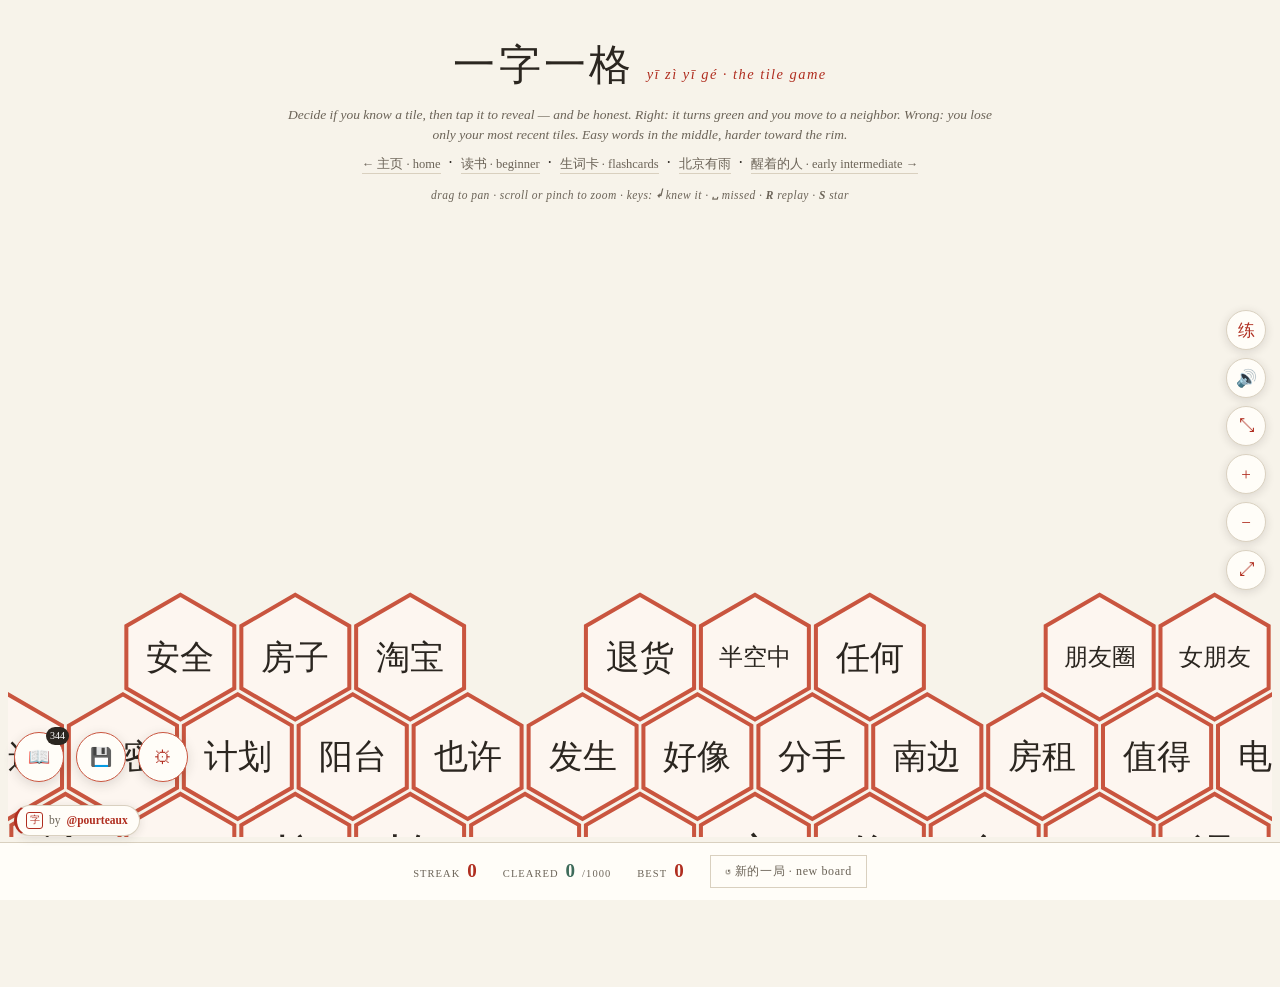
<file: game.html>
<!DOCTYPE html>
<html lang="zh-CN">
<head>
<meta charset="UTF-8">
<meta name="viewport" content="width=device-width, initial-scale=1.0">
<meta name="color-scheme" content="only light">
<meta name="theme-color" content="#f7f3ea">
<title>一字一格 · The Tile Game — 一字一世界</title>
<link rel="icon" href="favicon.ico" sizes="any">
<link rel="icon" type="image/png" sizes="32x32" href="favicon-32x32.png">
<link rel="apple-touch-icon" sizes="180x180" href="apple-touch-icon.png">
<style>
:root{
  color-scheme: only light;
  --paper:#f7f3ea; --paper-deep:#efe9db; --ink:#2b2620; --ink-soft:#6b6357;
  --seal:#b02e20; --seal-soft:#c9553f; --jade:#3e6b5a; --jade-soft:#5d8a77; --indigo:#3d4d6b;
  --line:#d9d0bf; --card:#fffdf8;
}
*{margin:0;padding:0;box-sizing:border-box}
html{background:#f7f3ea !important}
body{
  background:var(--bg,#f7f3ea) !important; color:#2b2620 !important;
  font-family:Georgia,'Times New Roman',serif; line-height:1.5;
  min-height:100vh; display:flex; flex-direction:column;
  transition:background .8s ease;
}

/* ---- heat levels: background + accent escalate with streak & depth ---- */
:root{ --bg:#f7f3ea; --heat-a:#b02e20; --heat-b:#3e6b5a; --tile-fill:#3e6b5a; --tile-stroke:#3e6b5a; }
body[data-heat="0"]{ --bg:#f7f3ea; --heat-a:#b02e20; --heat-b:#3e6b5a; --tile-fill:#3e6b5a; --tile-stroke:#3e6b5a; }
body[data-heat="1"]{ --bg:#f4ead9; --heat-a:#c9553f; --heat-b:#3e8a6b; --tile-fill:#3e8a6b; --tile-stroke:#357a5d; }
body[data-heat="2"]{ --bg:#f7e6c8; --heat-a:#e0662a; --heat-b:#2f9e6f; --tile-fill:#22a06b; --tile-stroke:#1c8a5b; }
body[data-heat="3"]{ --bg:#fde3b0; --heat-a:#f5721a; --heat-b:#16b37e; --tile-fill:#12bd7a; --tile-stroke:#0aa268; }
body[data-heat="4"]{ --bg:#ffd98f; --heat-a:#ff5a1f; --heat-b:#00c98a; --tile-fill:#0dd487; --tile-stroke:#08b873; }
body[data-heat="5"]{ --bg:#ffcf6b; --heat-a:#ff3d81; --heat-b:#00e0a0; --tile-fill:#12e39a; --tile-stroke:#00c98a; }
body[data-heat="6"]{ --bg:#ffb84d; --heat-a:#ff1f9c; --heat-b:#26ffb0; --tile-fill:#00f5b0; --tile-stroke:#00d9a0; }
body[data-heat="7"]{ --bg:#ff9a3d; --heat-a:#ff00b8; --heat-b:#4dffd0; --tile-fill:#3dffce; --tile-stroke:#00f0c0; }
body[data-heat="8"]{ --bg:#b93dff; --heat-a:#ff2ec4; --heat-b:#6effe0; --tile-fill:#6bffe6; --tile-stroke:#2ff5d0; }
body[data-heat="9"]{ --bg:#7b1fff; --heat-a:#ff29d7; --heat-b:#8affe8; --tile-fill:#9dffee; --tile-stroke:#4dffdd; }
/* level 10+: full rave with animated hue-shift background */
body[data-heat="10"]{ --heat-a:#ff2ee6; --heat-b:#a6ffff; --tile-fill:#c4ffff; --tile-stroke:#7dffff;
  animation:rave 3.2s linear infinite; }
@keyframes rave{
  0%{ background:#8a1fff !important; }
  25%{ background:#ff1f9c !important; }
  50%{ background:#1fb0ff !important; }
  75%{ background:#00e88a !important; }
  100%{ background:#8a1fff !important; }
}
/* at high heat, dim the scholarly header chrome so the color takes over */
body[data-heat="8"] header, body[data-heat="9"] header, body[data-heat="10"] header{ opacity:.5; }
.hanzi{font-family:'Kaiti SC','KaiTi','STKaiti','Kaiti TC','Noto Serif SC',serif}

header{max-width:760px;margin:0 auto;padding:34px 20px 6px;text-align:center}
.brand{display:flex;align-items:baseline;justify-content:center;gap:12px;flex-wrap:wrap}
h1{font-size:clamp(30px,6vw,42px);font-weight:400;letter-spacing:.08em}
.brand-pinyin{color:var(--seal);font-style:italic;font-size:14.5px;letter-spacing:.1em}
.how{margin-top:8px;color:var(--ink-soft);font-size:13.5px;font-style:italic}
.back-link{display:inline-block;margin-top:9px;font-size:12.5px;color:var(--ink-soft);text-decoration:none;border-bottom:1px solid var(--line)}
.back-link:hover{color:var(--seal);border-color:var(--seal)}

/* ---- board ---- */
.board-wrap{flex:1;position:relative;display:flex;justify-content:center;align-items:stretch;padding:8px 8px 150px;min-height:0}
svg#board{display:block;touch-action:none;cursor:grab;width:100%;height:calc(100vh - 275px);min-height:340px}
svg#board.panning{cursor:grabbing}
#zoomctl{
  position:fixed;right:14px;top:50%;transform:translateY(-50%);z-index:55;
  display:flex;flex-direction:column;gap:8px;
}
#zoomctl button{
  width:40px;height:40px;border-radius:50%;border:1px solid var(--line);
  background:var(--card);color:var(--seal);cursor:pointer;font-size:17px;font-family:Georgia,serif;
  box-shadow:0 2px 10px rgba(43,38,32,.14);transition:all .13s;line-height:1;
  display:flex;align-items:center;justify-content:center;padding:0;text-align:center;
}
#zoomctl button:hover{background:var(--seal);color:#fff;border-color:var(--seal)}
.pan-hint{text-align:center;font-size:11.5px;color:var(--ink-soft);font-style:italic;margin-top:6px;letter-spacing:.04em}

/* ---- fullscreen board mode ---- */
body.board-fs header,
body.board-fs .pan-hint{display:none}
body.board-fs .board-wrap{padding:6px 6px 84px}
body.board-fs svg#board{height:calc(100vh - 96px)}
#fsBtn.active{background:var(--seal);color:#fff;border-color:var(--seal)}
#practiceBtn{font-family:'Kaiti SC','KaiTi','STKaiti',serif;font-size:17px}
#practiceBtn.active{background:var(--indigo);color:#fff;border-color:var(--indigo)}

/* practice mode: strip the game down to pure study */
body.practice .pan-hint b{color:var(--indigo)}
#practiceBanner{
  position:fixed;left:50%;transform:translateX(-50%);top:0;z-index:79;
  background:var(--indigo);color:#fff;padding:5px 18px;
  font-size:12px;letter-spacing:.1em;display:none;
  border-radius:0 0 6px 6px;box-shadow:0 3px 12px rgba(43,38,32,.2);
}
#customBanner{
  position:fixed;left:50%;transform:translateX(-50%);top:0;z-index:79;
  background:var(--jade);color:#fff;padding:6px 18px;
  font-size:12.5px;letter-spacing:.04em;display:none;align-items:center;gap:12px;
  border-radius:0 0 6px 6px;box-shadow:0 3px 12px rgba(43,38,32,.2);
}
body.custom #customBanner{display:flex}
#customBanner b{font-size:14px}
#customBanner #cbExit{color:#cfe8dc;text-decoration:none;border-bottom:1px solid rgba(255,255,255,.4);padding-bottom:1px}
#customBanner #cbExit:hover{color:#fff}
@media (max-width:560px){ #customBanner{font-size:11px;padding:5px 12px;gap:8px} }
body.practice #practiceBanner{display:block}
body.practice #scorebar .sc:not(.jade){opacity:.35}
/* both banners can be on at once (a practice review round) — stack them */
body.custom.practice #practiceBanner{top:32px}
@media (max-width:560px){ #zoomctl{right:10px} #zoomctl button{width:36px;height:36px;font-size:15px} }
.hex{cursor:pointer}
.hex polygon{fill:var(--card);stroke:var(--line);stroke-width:1.6;transition:fill .18s, stroke .18s}
.hex text{fill:var(--ink);pointer-events:none;user-select:none}
.hex.eligible polygon{stroke:var(--seal-soft);stroke-width:2;fill:#fdf6f0}
.hex.selected polygon{stroke:var(--seal);stroke-width:3;fill:#fbeeec}
.hex.correct{cursor:default}
.hex.correct polygon{fill:var(--tile-fill);stroke:var(--tile-stroke);transition:fill .5s, stroke .5s}
.hex.correct text{fill:#fdfbf5}
/* protected tiles — locked in at every 50 cleared, safe from losses */
.hex.protected polygon{fill:#1a1712;stroke:#000;transition:fill .5s, stroke .5s}
.hex.protected text{fill:#f0c46b}
@keyframes lockpulse{0%{transform:scale(1)}40%{transform:scale(1.18)}100%{transform:scale(1)}}
.hex.locking{animation:lockpulse .5s cubic-bezier(.3,1.3,.5,1)}
.hex.lastcorrect polygon{stroke:#fff;stroke-width:3}
.hex.wrong polygon{fill:var(--seal);stroke:var(--seal)}
.hex.wrong text{fill:#fff}
.hex.dimmed{cursor:default}
.hex.dimmed polygon{opacity:.55}
.hex.dimmed text{opacity:.45}
@keyframes shake{0%,100%{transform:translateX(0)}20%{transform:translateX(-4px)}40%{transform:translateX(4px)}60%{transform:translateX(-3px)}80%{transform:translateX(3px)}}
.hex.shake{animation:shake .35s}
@keyframes pop{0%{transform:scale(1)}45%{transform:scale(1.14)}100%{transform:scale(1)}}
.hex.pop{animation:pop .3s}
@keyframes popbig{0%{transform:scale(1)}35%{transform:scale(1.35)}100%{transform:scale(1)}}
.hex.popbig{animation:popbig .42s cubic-bezier(.3,1.4,.5,1)}
.hex{transform-box:fill-box;transform-origin:center}

/* ---- screen shake on correct (intensity scales with streak) ---- */
@keyframes screenshake{
  0%,100%{transform:translate(0,0)}
  20%{transform:translate(var(--shx,3px),var(--shy,-2px))}
  40%{transform:translate(calc(var(--shx,3px)*-1),var(--shy,2px))}
  60%{transform:translate(var(--shx,3px),var(--shy,2px))}
  80%{transform:translate(calc(var(--shx,3px)*-1),var(--shy,-2px))}
}
.board-wrap.shake{animation:screenshake .32s}

/* ---- combo / streak popup ---- */
#comboPop{
  position:fixed;left:50%;top:38%;transform:translate(-50%,-50%) scale(.5);z-index:80;
  pointer-events:none;text-align:center;opacity:0;
  font-family:Georgia,serif;
}
#comboPop.show{animation:combo .9s cubic-bezier(.2,1.3,.4,1) forwards}
@keyframes combo{
  0%{opacity:0;transform:translate(-50%,-50%) scale(.4) rotate(-6deg)}
  25%{opacity:1;transform:translate(-50%,-50%) scale(1.15) rotate(2deg)}
  70%{opacity:1;transform:translate(-50%,-52%) scale(1) rotate(0)}
  100%{opacity:0;transform:translate(-50%,-64%) scale(1)}
}
#comboPop .combo-x{font-size:64px;font-weight:700;line-height:1;
  color:var(--heat-a);text-shadow:0 3px 0 rgba(0,0,0,.12),0 0 30px var(--heat-a)}
#comboPop .combo-label{margin-top:6px;display:flex;flex-direction:column;align-items:center;gap:1px}
#comboPop .combo-hz{font-size:30px;font-weight:700;line-height:1.1;color:var(--heat-b);
  text-shadow:0 2px 0 rgba(0,0,0,.1),0 0 22px var(--heat-b)}
#comboPop .combo-py{font-size:13px;letter-spacing:.18em;color:var(--heat-b);font-style:italic;opacity:.9}

/* ---- milestone banner ---- */
#milestone{
  position:fixed;left:0;right:0;top:0;z-index:82;pointer-events:none;
  display:flex;align-items:center;justify-content:center;
  padding:16px;opacity:0;
}
#milestone.show{animation:milebanner 1.8s ease forwards}
@keyframes milebanner{
  0%{opacity:0;transform:translateY(-40px) scale(.85)}
  15%{opacity:1;transform:translateY(0) scale(1)}
  80%{opacity:1;transform:translateY(0) scale(1)}
  100%{opacity:0;transform:translateY(-10px) scale(1)}
}
#milestone .mile-inner{
  background:linear-gradient(90deg,var(--heat-a),var(--heat-b));
  color:#fff;padding:14px 34px;border-radius:40px;
  font-size:20px;font-weight:700;letter-spacing:.06em;
  box-shadow:0 8px 30px rgba(0,0,0,.25);white-space:nowrap;
}
#milestone .mile-inner .mile-sub{font-size:12px;letter-spacing:.12em;opacity:.92;display:block;text-align:center;margin-top:3px;font-weight:600}
#milestone .mile-inner .mile-sub .hanzi{font-size:14px;margin-right:2px}

/* ---- coins / confetti layer ---- */
#coinLayer{position:fixed;inset:0;z-index:78;pointer-events:none;overflow:hidden}
.coin{position:absolute;top:-40px;will-change:transform;font-size:26px;line-height:1;
  filter:drop-shadow(0 2px 3px rgba(0,0,0,.2))}
@keyframes coinfall{
  0%{transform:translateY(-40px) rotate(0deg);opacity:1}
  90%{opacity:1}
  100%{transform:translateY(105vh) rotate(var(--spin,360deg));opacity:.85}
}

/* ---- reveal card ---- */
#revealCard{
  position:fixed;left:0;top:0;
  z-index:60;width:min(280px,calc(100vw - 20px));
  background:var(--card);border:1px solid var(--line);border-top:3px solid var(--seal);
  box-shadow:0 8px 30px rgba(43,38,32,.28);padding:11px 13px;
  opacity:0;pointer-events:none;transition:opacity .12s, transform .12s;
  transform:scale(.94);transform-origin:center top;
}
#revealCard.show{opacity:1;pointer-events:auto;transform:scale(1)}
#revealCard .rc-top{display:flex;align-items:center;gap:10px}
#revealCard .rc-hz{font-size:27px;line-height:1;white-space:nowrap}
#revealCard .rc-info{flex:1;min-width:0}
#revealCard .rc-py{color:var(--seal);font-style:italic;font-size:14.5px;display:flex;align-items:center;gap:7px}
#revealCard .rc-def{font-size:12.5px;color:var(--ink-soft);margin-top:1px;line-height:1.35}
#revealCard .rc-lv{font-size:9px;letter-spacing:.12em;text-transform:uppercase;color:#b0a795;white-space:nowrap}
#revealCard .rc-q{margin-top:9px;padding-top:9px;border-top:1px dashed var(--line);
  display:flex;align-items:center;gap:7px}
#revealCard .rc-btns{display:flex;gap:7px;width:100%}
#revealCard button{font-family:inherit;cursor:pointer;font-size:13px;padding:9px 10px;border:none;transition:all .12s;flex:1;white-space:nowrap}
#revealCard .rc-star{flex:0 0 42px;background:var(--card);border:1px solid var(--line) !important;color:#c3b9a5;font-size:15px}
#revealCard .rc-star:hover{border-color:#e0a92b !important;color:#e0a92b;background:#fdf6e6}
#revealCard .rc-star.on{background:#e0a92b;border-color:#e0a92b !important;color:#fff}
#revealCard .rc-key{display:block;font-size:9px;opacity:.75;letter-spacing:.08em;margin-top:1px}
#btnRight{background:var(--jade);color:#fff}
#btnRight:hover{background:var(--jade-soft)}
#btnWrong{background:var(--card);color:var(--seal);border:1px solid var(--seal-soft) !important}
#btnWrong:hover{background:var(--seal);color:#fff}
.spk{
  display:inline-flex;align-items:center;justify-content:center;flex:none;
  width:23px;height:23px;border-radius:50%;border:1px solid var(--line);
  background:var(--card);color:var(--seal);cursor:pointer;font-size:11px;transition:all .12s;
}
.spk:hover{background:var(--seal);color:#fff;border-color:var(--seal)}
.no-tts .spk{display:none}

/* ---- hint bubble ---- */
#hint{
  position:fixed;left:50%;bottom:86px;transform:translateX(-50%);z-index:55;
  background:var(--ink);color:var(--paper);padding:8px 16px;font-size:13px;
  opacity:0;pointer-events:none;transition:opacity .2s;white-space:nowrap;max-width:calc(100vw - 30px);
}
#hint.show{opacity:.94}

/* ---- score bar ---- */
#scorebar{
  position:fixed;left:0;right:0;bottom:0;z-index:50;
  background:var(--card);border-top:1px solid var(--line);
  display:flex;align-items:center;justify-content:center;gap:26px;flex-wrap:wrap;
  padding:12px 14px;font-size:13px;color:var(--ink-soft);
}
#scorebar .sc{display:flex;align-items:baseline;gap:7px;letter-spacing:.1em;text-transform:uppercase;font-size:10.5px}
#scorebar .sc b{font-size:19px;letter-spacing:0;color:var(--seal);font-family:Georgia,serif}
#scorebar .sc.jade b{color:var(--jade)}
#newBoardBtn{
  font-family:inherit;font-size:12px;letter-spacing:.05em;cursor:pointer;
  background:var(--card);border:1px solid var(--line);color:var(--ink-soft);padding:7px 14px;transition:all .14s;
}
#newBoardBtn:hover{border-color:var(--seal);color:var(--seal)}

/* ---- victory ---- */
#victory{
  position:fixed;inset:0;z-index:90;background:rgba(247,243,234,.96);
  display:none;align-items:center;justify-content:center;flex-direction:column;text-align:center;padding:24px;
}
#victory.show{display:flex}
@keyframes vpop{0%{transform:scale(.9);opacity:0}55%{transform:scale(1.02)}100%{transform:scale(1);opacity:1}}
.v-card{
  background:var(--card);border:1px solid var(--line);border-top:4px solid var(--jade);
  padding:34px 40px 26px;max-width:400px;width:100%;
  box-shadow:0 18px 50px rgba(43,38,32,.2);animation:vpop .38s cubic-bezier(.3,0,.2,1);
}
#victory .v-seal{width:82px;height:82px;border:3px solid var(--jade);color:var(--jade);
  display:flex;align-items:center;justify-content:center;font-size:36px;margin:0 auto 16px;border-radius:2px}
.v-kicker{font-size:11px;letter-spacing:.2em;text-transform:uppercase;color:var(--ink-soft);margin-bottom:10px}
#victory h2{font-weight:400;font-size:32px;letter-spacing:.1em;margin-bottom:5px;color:var(--jade)}
.v-sub{color:var(--ink-soft);font-size:13px;font-style:italic;margin-bottom:24px}
.v-stats{display:flex;justify-content:center;gap:14px;margin-bottom:22px}
.v-stat{flex:1;padding:14px 6px;background:var(--paper);border:1px solid var(--line)}
.v-stat b{display:block;font-size:26px;color:var(--jade);line-height:1;margin-bottom:5px}
.v-stat span{font-size:9.5px;letter-spacing:.1em;text-transform:uppercase;color:var(--ink-soft)}
.v-site{font-size:11px;letter-spacing:.08em;color:#b0a795;border-top:1px dashed var(--line);padding-top:14px}
.v-actions{display:flex;gap:10px;margin-top:22px;flex-wrap:wrap;justify-content:center}
#victory button{font-family:inherit;font-size:13.5px;padding:11px 20px;cursor:pointer;border:none;transition:all .13s}
#shareBtn{background:var(--jade);color:#fff}
#shareBtn:hover{background:var(--jade-soft)}
#victoryBtn{background:var(--card);color:var(--seal);border:1px solid var(--seal-soft) !important}
#victoryBtn:hover{background:var(--seal);color:#fff}
.v-copied{margin-top:14px;font-size:12.5px;color:var(--jade);opacity:0;transition:opacity .2s;height:16px}
.v-copied.show{opacity:1}
@media (max-width:440px){
  .v-card{padding:28px 22px 22px}
  #victory h2{font-size:27px}
  .v-stat b{font-size:22px}
}

#credit-badge{
  position:fixed;left:14px;bottom:64px;z-index:52;
  display:flex;align-items:center;gap:6px;
  padding:6px 11px 6px 9px;background:var(--card);border:1px solid var(--line);
  border-left:3px solid var(--seal);border-radius:20px;
  font-size:11.5px;color:var(--ink-soft);text-decoration:none;box-shadow:0 2px 10px rgba(43,38,32,.12);
}
#credit-badge .cb-seal{width:17px;height:17px;flex:none;border:1.5px solid var(--seal);color:var(--seal);
  border-radius:3px;display:flex;align-items:center;justify-content:center;font-size:10px;line-height:1}
#credit-badge b{color:var(--seal)}
@media (max-width:560px){ #credit-badge{display:none} }

/* ---- save & transfer ---- */
#save-btn{
  position:fixed;left:76px;bottom:118px;z-index:110;width:50px;height:50px;border-radius:50%;
  background:var(--card);color:var(--seal);border:1.5px solid var(--seal-soft);cursor:pointer;font-size:18px;
  box-shadow:0 3px 12px rgba(43,38,32,.15);transition:transform .15s,background .15s,color .15s;
  display:flex;align-items:center;justify-content:center;padding:0;
}
#save-btn:hover{transform:scale(1.07);background:var(--seal);color:#fff;border-color:var(--seal)}
#save-scrim{position:fixed;inset:0;background:rgba(43,38,32,.3);z-index:106;opacity:0;pointer-events:none;transition:opacity .2s}
#save-scrim.on{opacity:1;pointer-events:auto}
#savePanel{
  position:fixed;left:76px;bottom:176px;z-index:111;width:min(320px,calc(100vw - 28px));
  background:var(--card);border:1px solid var(--line);box-shadow:0 10px 34px rgba(43,38,32,.22);
  opacity:0;pointer-events:none;transform:translateY(8px);transition:opacity .16s,transform .16s;
}
#savePanel.open{opacity:1;pointer-events:auto;transform:translateY(0)}
#savePanel .sp-head{padding:14px 40px 4px 18px;position:relative}
#savePanel .sp-close{position:absolute;right:12px;top:12px;background:none;border:none;font-size:16px;color:var(--ink-soft);cursor:pointer}
#dr-backup{padding:16px 18px}
.bk-head{font-size:12px;letter-spacing:.14em;text-transform:uppercase;color:var(--ink-soft);margin-bottom:10px}
.bk-head .hanzi{color:var(--seal);font-size:14px;letter-spacing:0}
.bk-stats{font-size:12px;color:var(--ink-soft);margin-bottom:12px}
.bk-stats b{color:var(--seal);font-size:14px}
.bk-row{display:flex;gap:8px;margin-bottom:8px}
#dr-backup button{
  flex:1;font-family:inherit;font-size:12px;background:var(--paper);
  border:1px solid var(--line);color:var(--ink-soft);padding:9px 10px;cursor:pointer;transition:all .13s;
}
#dr-backup button:hover{border-color:var(--seal);color:var(--seal);background:#fbeeec}
.bk-note{font-size:11.5px;color:var(--ink-soft);font-style:italic;line-height:1.45;margin-top:4px}

/* ---- settings ---- */
#settings-btn{
  position:fixed;left:138px;bottom:118px;z-index:110;width:50px;height:50px;border-radius:50%;
  background:var(--card);color:var(--seal);border:1.5px solid var(--seal-soft);cursor:pointer;font-size:18px;
  box-shadow:0 3px 12px rgba(43,38,32,.15);transition:transform .15s,background .15s,color .15s;
  display:flex;align-items:center;justify-content:center;padding:0;
}
#settings-btn:hover{transform:scale(1.07) rotate(28deg);background:var(--seal);color:#fff;border-color:var(--seal)}
#settings-scrim{position:fixed;inset:0;background:rgba(43,38,32,.3);z-index:106;opacity:0;pointer-events:none;transition:opacity .2s}
#settings-scrim.on{opacity:1;pointer-events:auto}
#settingsPanel{
  position:fixed;left:138px;bottom:176px;z-index:111;width:min(320px,calc(100vw - 28px));
  background:var(--card);border:1px solid var(--line);box-shadow:0 10px 34px rgba(43,38,32,.22);
  opacity:0;pointer-events:none;transform:translateY(8px);transition:opacity .16s,transform .16s;
}
#settingsPanel.open{opacity:1;pointer-events:auto;transform:translateY(0)}
#settingsPanel .sp-head{padding:14px 40px 6px 18px;position:relative}
#settingsPanel .sp-head h2{font-weight:400;font-size:14px;letter-spacing:.05em}
#settingsPanel .sp-close{position:absolute;right:12px;top:12px;background:none;border:none;font-size:16px;color:var(--ink-soft);cursor:pointer}
#dr-voice{padding:12px 18px 16px}
.dr-voice-row{display:flex;align-items:center;gap:10px;margin-bottom:10px}
.dr-voice-row label{font-size:11px;letter-spacing:.1em;text-transform:uppercase;color:var(--ink-soft);min-width:44px}
.dr-voice-row select{flex:1;font-family:inherit;font-size:12.5px;color:var(--ink);background:var(--paper);border:1px solid var(--line);padding:5px 8px;min-width:0}
.dr-voice-row input[type=range]{flex:1;accent-color:var(--seal)}
.dr-voice-row #rateVal{font-size:11.5px;color:var(--seal);min-width:34px;text-align:right}
#voiceTestBtn{flex:none;width:26px;height:26px;border-radius:50%;border:1px solid var(--seal-soft);background:var(--card);color:var(--seal-soft);cursor:pointer;font-size:10px;display:flex;align-items:center;justify-content:center;padding:0}
#voiceTestBtn:hover{background:var(--seal-soft);color:#fff}
#voiceNote{font-size:11.5px;color:var(--ink-soft);font-style:italic;line-height:1.4}

@media (max-width:560px){
  #save-btn{bottom:70px} #savePanel{bottom:128px}
  #vocab-btn{bottom:70px} #vocabPanel{bottom:128px}
  #settings-btn{bottom:70px} #settingsPanel{bottom:128px}
}

/* ---- vocab list ---- */
#vocab-btn{
  position:fixed;left:14px;bottom:118px;z-index:110;width:50px;height:50px;border-radius:50%;
  background:var(--card);color:var(--seal);border:1.5px solid var(--seal-soft);cursor:pointer;font-size:18px;
  box-shadow:0 3px 12px rgba(43,38,32,.15);transition:transform .15s,background .15s,color .15s;
  display:flex;align-items:center;justify-content:center;padding:0;
}
#vocab-btn:hover{transform:scale(1.07);background:var(--seal);color:#fff;border-color:var(--seal)}
#vocab-btn .cnt{
  position:absolute;top:-6px;right:-6px;background:var(--ink);color:#fff;
  font-family:Georgia,serif;font-size:10px;min-width:18px;height:18px;border-radius:9px;
  display:flex;align-items:center;justify-content:center;padding:0 4px;line-height:1;
}
#vocab-scrim{position:fixed;inset:0;background:rgba(43,38,32,.3);z-index:106;opacity:0;pointer-events:none;transition:opacity .2s}
#vocab-scrim.on{opacity:1;pointer-events:auto}
#vocabPanel{
  position:fixed;left:14px;bottom:176px;z-index:111;width:min(340px,calc(100vw - 28px));
  max-height:min(64vh,460px);display:flex;flex-direction:column;
  background:var(--card);border:1px solid var(--line);box-shadow:0 10px 34px rgba(43,38,32,.22);
  opacity:0;pointer-events:none;transform:translateY(8px);transition:opacity .16s,transform .16s;
}
#vocabPanel.open{opacity:1;pointer-events:auto;transform:translateY(0)}
#vocabPanel .sp-head{padding:14px 40px 6px 18px;position:relative;flex:none}
#vocabPanel .sp-head h2{font-weight:400;font-size:14px;letter-spacing:.05em}
#vocabPanel .sp-head .sp-sub{font-size:11px;color:var(--ink-soft);margin-top:3px}
#vocabPanel .sp-close{position:absolute;right:12px;top:12px;background:none;border:none;font-size:16px;color:var(--ink-soft);cursor:pointer}
#vocab-search{margin:0 18px 8px;padding:8px 10px;font-family:inherit;font-size:12.5px;border:1px solid var(--line);background:var(--paper);color:var(--ink);flex:none}
#vocab-filter{padding:0 18px 8px;display:flex;align-items:center;gap:8px;flex:none}
#vocabStarToggle{font-family:inherit;font-size:11px;cursor:pointer;background:var(--card);border:1px solid var(--line);color:var(--ink-soft);padding:5px 10px;transition:all .13s}
#vocabStarToggle:hover{border-color:#e0a92b;color:#e0a92b}
#vocabStarToggle.on{background:#e0a92b;border-color:#e0a92b;color:#fff}
#vocab-count{font-size:11px;color:var(--ink-soft)}
#vocab-jump{padding:0 18px 10px;display:flex;gap:8px;flex:none}
#vocab-jump button{
  flex:1;font-family:inherit;font-size:11.5px;background:var(--paper);
  border:1px solid var(--line);color:var(--ink-soft);padding:8px 10px;cursor:pointer;transition:all .13s;
}
#vocab-jump button:hover{border-color:var(--seal);color:var(--seal);background:#fbeeec}
#vocab-jump button:disabled{opacity:.5;cursor:default}
#vocabList{flex:1;overflow-y:auto;padding:2px 18px 14px}
#vocabList .dr-item{display:flex;align-items:baseline;gap:8px;padding:6px 0;border-bottom:1px solid #f1ece1;font-size:13px}
#vocabList .dr-item .hz{font-size:17px;min-width:54px}
#vocabList .dr-item .py{color:var(--seal);font-style:italic;min-width:66px;font-size:12px}
#vocabList .dr-item .df{color:var(--ink-soft);flex:1;font-size:11.5px}
#vocabList .dr-item .lv{font-size:8.5px;letter-spacing:.1em;color:#b0a795;text-transform:uppercase;white-space:nowrap}
#vocabList .spk{width:19px;height:19px;font-size:9px;border-color:var(--line);background:var(--card);color:var(--seal)}
#vocabList .spk:hover{background:var(--seal);color:#fff}
#vocabList .star{
  display:inline-flex;align-items:center;justify-content:center;flex:none;
  width:19px;height:19px;border-radius:50%;border:1px solid var(--line);
  background:var(--card);color:#c3b9a5;cursor:pointer;font-size:9.5px;transition:all .12s;padding:0;
}
#vocabList .star:hover{border-color:#e0a92b;color:#e0a92b;background:#fdf6e6}
#vocabList .star.on{background:#e0a92b;border-color:#e0a92b;color:#fff}
.vocab-empty{padding:20px 0;color:var(--ink-soft);font-style:italic;font-size:12.5px}
</style>
<meta name="description" content="A honeycomb of all 1,000 words. Clear a path from the easy centre out to the harder rim — how long a streak can you build?">
<meta property="og:type" content="website">
<meta property="og:site_name" content="一字一世界">
<meta property="og:title" content="一字一格 · The Tile Game — 一字一世界">
<meta property="og:description" content="A honeycomb of all 1,000 words. Clear a path from the easy centre out to the harder rim — how long a streak can you build?">
<meta property="og:url" content="https://chinesereader.net/game.html">
<meta property="og:image" content="https://chinesereader.net/og-image-v2.png">
<meta property="og:image:type" content="image/png">
<meta property="og:image:width" content="1200">
<meta property="og:image:height" content="630">
<meta property="og:image:alt" content="一字一世界 — the 1,000 words that carry modern Chinese life">
<meta name="twitter:card" content="summary_large_image">
<meta name="twitter:title" content="一字一格 · The Tile Game — 一字一世界">
<meta name="twitter:description" content="A honeycomb of all 1,000 words. Clear a path from the easy centre out to the harder rim — how long a streak can you build?">
<meta name="twitter:image" content="https://chinesereader.net/og-image-v2.png">
<meta name="twitter:image:alt" content="一字一世界 — the 1,000 words that carry modern Chinese life">
<meta name="twitter:creator" content="@pourteaux">
<link rel="canonical" href="https://chinesereader.net/game.html">
</head>
<body>

<header>
  <div class="brand">
    <h1 class="hanzi">一字一格</h1>
    <span class="brand-pinyin">yī zì yī gé · the tile game</span>
  </div>
  <p class="how">Decide if you know a tile, then tap it to reveal — and be honest. Right: it turns green and you move to a neighbor. Wrong: you lose only your most recent tiles. Easy words in the middle, harder toward the rim.</p>
  <a class="back-link" href="index.html">← 主页 · home</a> &nbsp;·&nbsp; <a class="back-link" href="read.html">读书 · beginner</a> &nbsp;·&nbsp; <a class="back-link" href="cards.html">生词卡 · flashcards</a> &nbsp;·&nbsp; <a class="back-link" href="intermediate.html">北京有雨</a> &nbsp;·&nbsp; <a class="back-link" href="awake.html">醒着的人 · early intermediate →</a>
</header>

<p class="pan-hint">drag to pan · scroll or pinch to zoom · keys: <b>↵</b> knew it · <b>␣</b> missed · <b>R</b> replay · <b>S</b> star</p>
<div class="board-wrap"><svg id="board"></svg></div>
<div id="zoomctl">
  <button id="practiceBtn" title="Practice mode — no effects, no consequences">练</button>
  <button id="sfxBtn" title="Sound on/off">🔊</button>
  <button id="fsBtn" title="Fullscreen board">⤡</button>
  <button id="zoomIn" title="Zoom in">+</button>
  <button id="zoomOut" title="Zoom out">−</button>
  <button id="zoomFit" title="Fit whole board">⤢</button>
</div>

<div id="customBanner">
  <span class="hanzi">复习</span> fùxí · reviewing <b id="cbCount">0</b> words from <span id="cbLabel"></span>
  <a href="game.html" id="cbExit">play all 1,000 →</a>
</div>
<div id="practiceBanner"><span class="hanzi">练习模式</span> liànxí móshì · practice mode — mistakes cost nothing</div>

<div id="coinLayer"></div>
<div id="comboPop"><div class="combo-x"></div><div class="combo-label"></div></div>
<div id="milestone"><div class="mile-inner"></div></div>

<div id="revealCard">
  <div class="rc-top">
    <div class="rc-hz hanzi" id="rcHz"></div>
    <div class="rc-info">
      <div class="rc-py"><span id="rcPy"></span><button class="spk" id="rcSpk" aria-label="Play pronunciation">🔊</button></div>
      <div class="rc-def" id="rcDef"></div>
    </div>
    <div class="rc-lv" id="rcLv"></div>
  </div>
  <div class="rc-q">
    <div class="rc-btns">
      <button id="btnRight">✓ 对了<span class="rc-key">knew it &nbsp;·&nbsp; ↵ / →</span></button>
      <button id="btnWrong">✗ 错了<span class="rc-key">missed &nbsp;·&nbsp; ␣ / ←</span></button>
      <button id="btnStar" class="rc-star" title="Star this word (S)">★</button>
    </div>
  </div>
</div>

<div id="hint"></div>

<div id="scorebar">
  <div class="sc">streak <b id="scStreak">0</b></div>
  <div class="sc jade">cleared <b id="scCleared">0</b><span id="scTotal"></span></div>
  <div class="sc">best <b id="scBest">0</b></div>
  <button id="newBoardBtn">↺ 新的一局 · new board</button>
</div>

<div id="victory">
  <div class="v-card" id="vCard">
    <div class="v-seal hanzi">完</div>
    <div class="v-kicker">一字一格 · the tile game</div>
    <h2 class="hanzi">全绿了！</h2>
    <div class="v-sub">quán lǜ le — the whole board is green</div>
    <div class="v-stats">
      <div class="v-stat"><b id="vTiles">0</b><span>tiles cleared</span></div>
      <div class="v-stat"><b id="vBest">0</b><span>best streak</span></div>
      <div class="v-stat"><b id="vMisses">0</b><span>misses</span></div>
    </div>
    <div class="v-site">chinesereader.net · @pourteaux</div>
  </div>
  <div class="v-actions">
    <button id="shareBtn">📷 Share result</button>
    <button id="victoryBtn">再来一局 · play again</button>
  </div>
  <div class="v-copied" id="vCopied">Copied to clipboard!</div>
</div>

<a id="credit-badge" href="https://x.com/pourteaux" target="_blank" rel="noopener" title="Created by @pourteaux on X">
  <span class="cb-seal hanzi">字</span> by <b>@pourteaux</b>
</a>

<button id="vocab-btn" title="Your word list">📖<span class="cnt" id="vocab-cnt">0</span></button>
<div id="vocab-scrim"></div>
<div id="vocabPanel">
  <div class="sp-head">
    <h2><span class="hanzi">词表</span> · Your Word List</h2>
    <div class="sp-sub"><b id="vocab-tot">0</b> of 1,000 encountered</div>
    <button class="sp-close" id="vocab-close">✕</button>
  </div>
  <input id="vocab-search" type="text" placeholder="Search hanzi, pinyin, or English…">
  <div id="vocab-filter">
    <button id="vocabStarToggle">★ Starred only</button>
    <span id="vocab-count"></span>
  </div>
  <div id="vocab-jump">
    <button id="vocabCardsBtn"><span class="hanzi">生词卡</span> Flashcards →</button>
  </div>
  <div id="vocabList"></div>
</div>

<button id="save-btn" title="Save &amp; transfer progress">💾</button>
<div id="save-scrim"></div>
<div id="savePanel">
  <div class="sp-head"><button class="sp-close" id="save-close">✕</button></div>
  <div id="dr-backup">
    <div class="bk-head"><span class="hanzi">存档</span> · Save &amp; transfer progress</div>
    <div class="bk-stats" id="bkStats"></div>
    <div class="bk-row">
      <button id="bkDownload">⤓ Download backup file</button>
      <button id="bkCode">⧉ Copy transfer code</button>
    </div>
    <div class="bk-row">
      <button id="bkRestore">⤒ Restore from file or code</button>
    </div>
    <input type="file" id="bkFile" accept="application/json,.json" style="display:none">
    <div class="bk-note" id="bkNote">Your stars and known words live in this browser only. Back them up to move to another device.</div>
  </div>
</div>

<button id="settings-btn" title="Settings">⚙</button>
<div id="settings-scrim"></div>
<div id="settingsPanel">
  <div class="sp-head">
    <h2><span class="hanzi">设置</span> · Settings</h2>
    <button class="sp-close" id="settings-close">✕</button>
  </div>
  <div id="dr-voice">
    <div class="dr-voice-row">
      <label for="voiceSelect">Voice</label>
      <select id="voiceSelect"></select>
      <button id="voiceTestBtn" title="Test this voice">▶</button>
    </div>
    <div class="dr-voice-row">
      <label for="rateRange">Speed</label>
      <input type="range" id="rateRange" min="0.6" max="1.2" step="0.02">
      <span id="rateVal"></span>
    </div>
    <div id="voiceNote"></div>
  </div>
</div>

<script>
const VOCAB={"你好":{"p":"nǐ hǎo","d":"hello (你 + 好)","l":"bonus"},"我":{"p":"wǒ","d":"I; me","l":"HSK 1"},"是":{"p":"shì","d":"to be (am / is / are)","l":"HSK 1"},"小美":{"p":"Xiǎoměi","d":"Xiaomei (given name — “little beautiful”)","l":"name"},"你":{"p":"nǐ","d":"you","l":"HSK 1"},"好":{"p":"hǎo","d":"good; well; fine","l":"HSK 1"},"吗":{"p":"ma","d":"question particle (makes a yes/no question)","l":"HSK 1"},"很":{"p":"hěn","d":"very","l":"HSK 1"},"呢":{"p":"ne","d":"and you? / what about…? (bounce-back particle)","l":"HSK 1"},"叫":{"p":"jiào","d":"to be called; to call","l":"HSK 1"},"什么":{"p":"shénme","d":"what","l":"HSK 1"},"名字":{"p":"míngzi","d":"name","l":"HSK 1"},"姓":{"p":"xìng","d":"surname; to be surnamed","l":"HSK 2"},"李":{"p":"Lǐ","d":"Li (a common surname)","l":"name"},"他":{"p":"tā","d":"he; him","l":"HSK 1"},"她":{"p":"tā","d":"she; her","l":"HSK 1"},"谁":{"p":"shéi","d":"who","l":"HSK 1"},"的":{"p":"de","d":"possessive particle (’s / of)","l":"HSK 1"},"朋友":{"p":"péngyou","d":"friend","l":"HSK 1"},"大卫":{"p":"Dàwèi","d":"David (a name)","l":"name"},"说":{"p":"shuō","d":"to say; to speak","l":"HSK 1"},"也":{"p":"yě","d":"also; too","l":"HSK 2"},"有":{"p":"yǒu","d":"to have; there is","l":"HSK 1"},"一":{"p":"yī","d":"one","l":"HSK 1"},"只":{"p":"zhī","d":"measure word for animals","l":"bonus"},"猫":{"p":"māo","d":"cat","l":"HSK 1"},"包子":{"p":"Bāozi","d":"Baozi (the cat — lit. “steamed bun”)","l":"name"},"它":{"p":"tā","d":"it (animals & things)","l":"HSK 2"},"不":{"p":"bù","d":"not; no","l":"HSK 1"},"大":{"p":"dà","d":"big","l":"HSK 1"},"小":{"p":"xiǎo","d":"small; little","l":"HSK 1"},"爱":{"p":"ài","d":"to love","l":"HSK 1"},"喜欢":{"p":"xǐhuan","d":"to like","l":"HSK 1"},"狗":{"p":"gǒu","d":"dog","l":"HSK 1"},"和":{"p":"hé","d":"and; with","l":"HSK 1"},"都":{"p":"dōu","d":"all; both","l":"HSK 1"},"睡觉":{"p":"shuìjiào","d":"to sleep","l":"HSK 1"},"了":{"p":"le","d":"particle: completed action / change of state","l":"HSK 1"},"认识":{"p":"rènshi","d":"to know (a person); to meet","l":"HSK 1"},"高兴":{"p":"gāoxìng","d":"happy; glad","l":"HSK 1"},"谢谢":{"p":"xièxie","d":"thank you","l":"HSK 1"},"不客气":{"p":"bú kèqi","d":"you’re welcome","l":"HSK 1"},"家":{"p":"jiā","d":"home; family","l":"HSK 1"},"里":{"p":"lǐ","d":"inside; in","l":"HSK 1"},"二":{"p":"èr","d":"two","l":"HSK 1"},"三":{"p":"sān","d":"three","l":"HSK 1"},"四":{"p":"sì","d":"four","l":"HSK 1"},"五":{"p":"wǔ","d":"five","l":"HSK 1"},"六":{"p":"liù","d":"six","l":"HSK 1"},"七":{"p":"qī","d":"seven","l":"HSK 1"},"八":{"p":"bā","d":"eight","l":"HSK 1"},"九":{"p":"jiǔ","d":"nine","l":"HSK 1"},"十":{"p":"shí","d":"ten","l":"HSK 1"},"零":{"p":"líng","d":"zero","l":"HSK 2"},"几":{"p":"jǐ","d":"how many (small numbers)","l":"HSK 1"},"个":{"p":"gè","d":"general measure word","l":"HSK 1"},"人":{"p":"rén","d":"person; people","l":"HSK 1"},"妈妈":{"p":"māma","d":"mom; mother","l":"HSK 1"},"爸爸":{"p":"bàba","d":"dad; father","l":"HSK 1"},"哥哥":{"p":"gēge","d":"older brother","l":"HSK 2"},"妹妹":{"p":"mèimei","d":"younger sister","l":"HSK 2"},"两":{"p":"liǎng","d":"two (of something) — used with measure words","l":"HSK 2"},"孩子":{"p":"háizi","d":"child","l":"HSK 2"},"儿子":{"p":"érzi","d":"son","l":"HSK 1"},"女儿":{"p":"nǚ'ér","d":"daughter","l":"HSK 1"},"岁":{"p":"suì","d":"years old","l":"HSK 1"},"妻子":{"p":"qīzi","d":"wife","l":"HSK 2"},"丈夫":{"p":"zhàngfu","d":"husband","l":"HSK 2"},"姐姐":{"p":"jiějie","d":"older sister","l":"HSK 2"},"弟弟":{"p":"dìdi","d":"younger brother","l":"HSK 2"},"大家":{"p":"dàjiā","d":"everyone","l":"HSK 2"},"我们":{"p":"wǒmen","d":"we; us","l":"HSK 1"},"住":{"p":"zhù","d":"to live (somewhere)","l":"HSK 1"},"在":{"p":"zài","d":"at; in; to be located at","l":"HSK 1"},"北京":{"p":"Běijīng","d":"Beijing","l":"HSK 1"},"中国":{"p":"Zhōngguó","d":"China","l":"HSK 1"},"这":{"p":"zhè","d":"this","l":"HSK 1"},"那":{"p":"nà","d":"that","l":"HSK 1"},"哪":{"p":"nǎ","d":"which","l":"HSK 1"},"哪儿":{"p":"nǎr","d":"where","l":"HSK 1"},"房间":{"p":"fángjiān","d":"room","l":"HSK 2"},"桌子":{"p":"zhuōzi","d":"table; desk","l":"HSK 1"},"椅子":{"p":"yǐzi","d":"chair","l":"HSK 1"},"杯子":{"p":"bēizi","d":"cup; glass","l":"HSK 1"},"水":{"p":"shuǐ","d":"water","l":"HSK 1"},"上":{"p":"shàng","d":"on; on top; up","l":"HSK 1"},"下":{"p":"xià","d":"under; below; down; next","l":"HSK 1"},"门":{"p":"mén","d":"door","l":"HSK 2"},"开":{"p":"kāi","d":"to open; to turn on; to drive","l":"HSK 1"},"现在":{"p":"xiànzài","d":"now","l":"HSK 1"},"点":{"p":"diǎn","d":"o’clock; a little; to order (food)","l":"HSK 1"},"起床":{"p":"qǐchuáng","d":"to get up (out of bed)","l":"HSK 2"},"早上":{"p":"zǎoshang","d":"(early) morning","l":"HSK 2"},"上午":{"p":"shàngwǔ","d":"morning (before noon)","l":"HSK 1"},"中午":{"p":"zhōngwǔ","d":"noon","l":"HSK 1"},"下午":{"p":"xiàwǔ","d":"afternoon","l":"HSK 1"},"晚上":{"p":"wǎnshang","d":"evening; night","l":"HSK 2"},"今天":{"p":"jīntiān","d":"today","l":"HSK 1"},"昨天":{"p":"zuótiān","d":"yesterday","l":"HSK 1"},"明天":{"p":"míngtiān","d":"tomorrow","l":"HSK 1"},"年":{"p":"nián","d":"year","l":"HSK 1"},"月":{"p":"yuè","d":"month; moon","l":"HSK 1"},"日":{"p":"rì","d":"day (of the month, formal); sun","l":"HSK 2"},"号":{"p":"hào","d":"day of the month; number","l":"HSK 1"},"星期":{"p":"xīngqī","d":"week (星期一 = Monday…)","l":"HSK 1"},"去年":{"p":"qùnián","d":"last year","l":"HSK 2"},"时候":{"p":"shíhou","d":"time; moment (什么时候 = when)","l":"HSK 1"},"时间":{"p":"shíjiān","d":"time (as a resource)","l":"HSK 2"},"分钟":{"p":"fēnzhōng","d":"minute","l":"HSK 1"},"小时":{"p":"xiǎoshí","d":"hour","l":"HSK 2"},"每":{"p":"měi","d":"every; each","l":"HSK 2"},"去":{"p":"qù","d":"to go","l":"HSK 1"},"来":{"p":"lái","d":"to come","l":"HSK 1"},"回":{"p":"huí","d":"to return","l":"HSK 1"},"工作":{"p":"gōngzuò","d":"to work; job","l":"HSK 1"},"上班":{"p":"shàngbān","d":"to go to work","l":"HSK 2"},"公司":{"p":"gōngsī","d":"company","l":"HSK 2"},"电脑":{"p":"diànnǎo","d":"computer","l":"HSK 1"},"手机":{"p":"shǒujī","d":"mobile phone","l":"HSK 2"},"忙":{"p":"máng","d":"busy","l":"HSK 2"},"累":{"p":"lèi","d":"tired","l":"HSK 2"},"做":{"p":"zuò","d":"to do; to make","l":"HSK 1"},"事情":{"p":"shìqing","d":"matter; thing (to do)","l":"HSK 2"},"多":{"p":"duō","d":"many; much","l":"HSK 1"},"少":{"p":"shǎo","d":"few; little","l":"HSK 1"},"吃":{"p":"chī","d":"to eat","l":"HSK 1"},"喝":{"p":"hē","d":"to drink","l":"HSK 1"},"茶":{"p":"chá","d":"tea","l":"HSK 1"},"咖啡":{"p":"kāfēi","d":"coffee","l":"HSK 2"},"牛奶":{"p":"niúnǎi","d":"milk","l":"HSK 2"},"米饭":{"p":"mǐfàn","d":"(cooked) rice","l":"HSK 1"},"菜":{"p":"cài","d":"dish (of food); vegetable","l":"HSK 1"},"鸡蛋":{"p":"jīdàn","d":"(chicken) egg","l":"HSK 2"},"面条":{"p":"miàntiáo","d":"noodles","l":"HSK 2"},"鱼":{"p":"yú","d":"fish","l":"HSK 2"},"羊肉":{"p":"yángròu","d":"lamb; mutton","l":"HSK 2"},"水果":{"p":"shuǐguǒ","d":"fruit","l":"HSK 1"},"苹果":{"p":"píngguǒ","d":"apple","l":"HSK 1"},"西瓜":{"p":"xīguā","d":"watermelon","l":"HSK 2"},"好吃":{"p":"hǎochī","d":"tasty; delicious","l":"HSK 2"},"想":{"p":"xiǎng","d":"to want to; to think; to miss","l":"HSK 1"},"要":{"p":"yào","d":"to want; will; to need","l":"HSK 2"},"饭店":{"p":"fàndiàn","d":"restaurant; hotel","l":"HSK 1"},"服务员":{"p":"fúwùyuán","d":"waiter; waitress","l":"HSK 2"},"请":{"p":"qǐng","d":"please; to invite; to treat","l":"HSK 1"},"给":{"p":"gěi","d":"to give; for; to","l":"HSK 2"},"还":{"p":"hái","d":"still; also; in addition","l":"HSK 2"},"再":{"p":"zài","d":"again; more; then","l":"HSK 2"},"对不起":{"p":"duìbuqǐ","d":"sorry","l":"HSK 1"},"没有":{"p":"méiyǒu","d":"to not have; did not (negates 有 and past actions)","l":"HSK 1"},"没关系":{"p":"méi guānxi","d":"it doesn’t matter; no problem","l":"HSK 1"},"吧":{"p":"ba","d":"particle: suggestion (…let’s / …okay?)","l":"HSK 2"},"学习":{"p":"xuéxí","d":"to study; to learn","l":"HSK 1"},"汉语":{"p":"Hànyǔ","d":"Chinese (language)","l":"HSK 1"},"学生":{"p":"xuésheng","d":"student","l":"HSK 1"},"学校":{"p":"xuéxiào","d":"school","l":"HSK 1"},"老师":{"p":"lǎoshī","d":"teacher","l":"HSK 1"},"同学":{"p":"tóngxué","d":"classmate","l":"HSK 1"},"课":{"p":"kè","d":"class; lesson","l":"HSK 2"},"教室":{"p":"jiàoshì","d":"classroom","l":"HSK 2"},"读":{"p":"dú","d":"to read (aloud); to study","l":"HSK 1"},"书":{"p":"shū","d":"book","l":"HSK 1"},"本":{"p":"běn","d":"measure word for books","l":"HSK 1"},"写":{"p":"xiě","d":"to write","l":"HSK 1"},"字":{"p":"zì","d":"(written) character; word","l":"HSK 1"},"铅笔":{"p":"qiānbǐ","d":"pencil","l":"HSK 2"},"听":{"p":"tīng","d":"to listen","l":"HSK 1"},"会":{"p":"huì","d":"can (learned skill); will","l":"HSK 1"},"能":{"p":"néng","d":"can; to be able to","l":"HSK 1"},"可以":{"p":"kěyǐ","d":"can; may (permission)","l":"HSK 2"},"懂":{"p":"dǒng","d":"to understand","l":"HSK 2"},"问":{"p":"wèn","d":"to ask","l":"HSK 2"},"问题":{"p":"wèntí","d":"question; problem","l":"HSK 2"},"知道":{"p":"zhīdào","d":"to know (a fact)","l":"HSK 2"},"觉得":{"p":"juéde","d":"to feel; to think (opinion)","l":"HSK 2"},"意思":{"p":"yìsi","d":"meaning","l":"HSK 2"},"介绍":{"p":"jièshào","d":"to introduce","l":"HSK 2"},"帮助":{"p":"bāngzhù","d":"to help","l":"HSK 2"},"说话":{"p":"shuōhuà","d":"to speak; to talk","l":"HSK 2"},"一下":{"p":"yīxià","d":"(verb +) a bit; briefly","l":"HSK 2"},"真":{"p":"zhēn","d":"really; truly","l":"HSK 2"},"太":{"p":"tài","d":"too (excessively) — 太…了!","l":"HSK 1"},"非常":{"p":"fēicháng","d":"extremely; very","l":"HSK 2"},"一点儿":{"p":"yīdiǎnr","d":"a little (bit)","l":"HSK 1"},"慢":{"p":"màn","d":"slow","l":"HSK 2"},"快":{"p":"kuài","d":"fast; quick; soon","l":"HSK 2"},"考试":{"p":"kǎoshì","d":"exam; to take an exam","l":"HSK 2"},"题":{"p":"tí","d":"(exam) question; problem","l":"HSK 2"},"对":{"p":"duì","d":"correct; right; also: towards (对我说 = say to me)","l":"HSK 2"},"错":{"p":"cuò","d":"wrong; mistake","l":"HSK 2"},"第一":{"p":"dì-yī","d":"first; number one","l":"HSK 2"},"次":{"p":"cì","d":"time (occurrence); 第一次 = first time","l":"HSK 2"},"开始":{"p":"kāishǐ","d":"to begin; to start","l":"HSK 2"},"准备":{"p":"zhǔnbèi","d":"to prepare; to plan to","l":"HSK 2"},"得":{"p":"de","d":"particle: verb + 得 + how well (说得好 = speaks well)","l":"HSK 2"},"就":{"p":"jiù","d":"then; right away; only; exactly","l":"HSK 2"},"已经":{"p":"yǐjīng","d":"already","l":"HSK 2"},"别":{"p":"bié","d":"don’t (do something)","l":"HSK 2"},"让":{"p":"ràng","d":"to let; to make (someone do something)","l":"HSK 2"},"告诉":{"p":"gàosu","d":"to tell; to inform","l":"HSK 2"},"最":{"p":"zuì","d":"most; -est","l":"HSK 2"},"东西":{"p":"dōngxi","d":"thing; stuff","l":"HSK 1"},"买":{"p":"mǎi","d":"to buy","l":"HSK 1"},"商店":{"p":"shāngdiàn","d":"shop; store","l":"HSK 1"},"钱":{"p":"qián","d":"money","l":"HSK 1"},"块":{"p":"kuài","d":"yuan (colloquial unit of money)","l":"HSK 1"},"百":{"p":"bǎi","d":"hundred","l":"HSK 2"},"千":{"p":"qiān","d":"thousand","l":"HSK 2"},"多少":{"p":"duōshao","d":"how much; how many","l":"HSK 1"},"贵":{"p":"guì","d":"expensive","l":"HSK 2"},"便宜":{"p":"piányi","d":"cheap","l":"HSK 2"},"卖":{"p":"mài","d":"to sell","l":"HSK 2"},"衣服":{"p":"yīfu","d":"clothes","l":"HSK 1"},"穿":{"p":"chuān","d":"to wear; to put on","l":"HSK 2"},"件":{"p":"jiàn","d":"measure word for clothes & matters","l":"HSK 2"},"新":{"p":"xīn","d":"new","l":"HSK 2"},"颜色":{"p":"yánsè","d":"color","l":"HSK 2"},"红":{"p":"hóng","d":"red","l":"HSK 2"},"白":{"p":"bái","d":"white","l":"HSK 2"},"黑":{"p":"hēi","d":"black","l":"HSK 2"},"漂亮":{"p":"piàoliang","d":"pretty; beautiful","l":"HSK 1"},"些":{"p":"xiē","d":"some; several (这些 = these)","l":"HSK 1"},"找":{"p":"zhǎo","d":"to look for; to give change","l":"HSK 2"},"手表":{"p":"shǒubiǎo","d":"wristwatch","l":"HSK 2"},"报纸":{"p":"bàozhǐ","d":"newspaper","l":"HSK 2"},"洗":{"p":"xǐ","d":"to wash","l":"HSK 2"},"走":{"p":"zǒu","d":"to walk; to go; to leave","l":"HSK 2"},"路":{"p":"lù","d":"road; way","l":"HSK 2"},"远":{"p":"yuǎn","d":"far","l":"HSK 2"},"近":{"p":"jìn","d":"near; close","l":"HSK 2"},"到":{"p":"dào","d":"to arrive; to (a place)","l":"HSK 2"},"从":{"p":"cóng","d":"from","l":"HSK 2"},"离":{"p":"lí","d":"(distance) from; away from","l":"HSK 2"},"往":{"p":"wǎng","d":"towards; to go toward","l":"HSK 2"},"出":{"p":"chū","d":"to go out; to come out","l":"HSK 2"},"进":{"p":"jìn","d":"to enter; to come in","l":"HSK 2"},"外":{"p":"wài","d":"outside","l":"HSK 2"},"前面":{"p":"qiánmiàn","d":"front; ahead","l":"HSK 1"},"后面":{"p":"hòumiàn","d":"back; behind","l":"HSK 1"},"旁边":{"p":"pángbiān","d":"beside; next to","l":"HSK 2"},"左边":{"p":"zuǒbian","d":"left side","l":"HSK 2"},"右边":{"p":"yòubian","d":"right side","l":"HSK 2"},"坐":{"p":"zuò","d":"to sit; to take (a bus, plane…)","l":"HSK 1"},"出租车":{"p":"chūzūchē","d":"taxi","l":"HSK 1"},"公共汽车":{"p":"gōnggòng qìchē","d":"(public) bus","l":"HSK 2"},"火车站":{"p":"huǒchēzhàn","d":"train station","l":"HSK 2"},"等":{"p":"děng","d":"to wait (for)","l":"HSK 2"},"看见":{"p":"kànjiàn","d":"to see; to catch sight of","l":"HSK 1"},"看":{"p":"kàn","d":"to look at; to watch; to read","l":"HSK 1"},"长":{"p":"cháng","d":"long","l":"HSK 2"},"高":{"p":"gāo","d":"tall; high","l":"HSK 2"},"男":{"p":"nán","d":"male","l":"HSK 2"},"女":{"p":"nǚ","d":"female","l":"HSK 2"},"您":{"p":"nín","d":"you (polite)","l":"HSK 2"},"先生":{"p":"xiānsheng","d":"Mr.; sir; husband","l":"HSK 1"},"小姐":{"p":"xiǎojiě","d":"Miss; young lady","l":"HSK 1"},"天气":{"p":"tiānqì","d":"weather","l":"HSK 1"},"怎么样":{"p":"zěnmeyàng","d":"how is it? how about…?","l":"HSK 1"},"怎么":{"p":"zěnme","d":"how; why","l":"HSK 1"},"冷":{"p":"lěng","d":"cold","l":"HSK 1"},"热":{"p":"rè","d":"hot","l":"HSK 1"},"下雨":{"p":"xiàyǔ","d":"to rain","l":"HSK 1"},"雪":{"p":"xuě","d":"snow","l":"HSK 2"},"晴":{"p":"qíng","d":"sunny; clear","l":"HSK 2"},"阴":{"p":"yīn","d":"overcast; cloudy","l":"HSK 2"},"比":{"p":"bǐ","d":"than; to compare (A 比 B + adj.)","l":"HSK 2"},"身体":{"p":"shēntǐ","d":"body; health","l":"HSK 2"},"生病":{"p":"shēngbìng","d":"to get sick","l":"HSK 2"},"医院":{"p":"yīyuàn","d":"hospital","l":"HSK 1"},"医生":{"p":"yīshēng","d":"doctor","l":"HSK 1"},"药":{"p":"yào","d":"medicine","l":"HSK 2"},"眼睛":{"p":"yǎnjing","d":"eye(s)","l":"HSK 2"},"休息":{"p":"xiūxi","d":"to rest","l":"HSK 2"},"玩":{"p":"wán","d":"to play; to have fun","l":"HSK 2"},"电视":{"p":"diànshì","d":"television","l":"HSK 1"},"电影":{"p":"diànyǐng","d":"movie","l":"HSK 1"},"唱歌":{"p":"chànggē","d":"to sing (songs)","l":"HSK 2"},"跳舞":{"p":"tiàowǔ","d":"to dance","l":"HSK 2"},"游泳":{"p":"yóuyǒng","d":"to swim","l":"HSK 2"},"跑步":{"p":"pǎobù","d":"to run; to jog","l":"HSK 2"},"运动":{"p":"yùndòng","d":"sports; exercise","l":"HSK 2"},"打篮球":{"p":"dǎ lánqiú","d":"to play basketball","l":"HSK 2"},"踢足球":{"p":"tī zúqiú","d":"to play soccer","l":"HSK 2"},"快乐":{"p":"kuàilè","d":"happy (生日快乐 = happy birthday)","l":"HSK 2"},"笑":{"p":"xiào","d":"to laugh; to smile","l":"HSK 2"},"一起":{"p":"yīqǐ","d":"together","l":"HSK 2"},"打电话":{"p":"dǎ diànhuà","d":"to make a phone call","l":"HSK 1"},"喂":{"p":"wèi","d":"hello? (on the phone)","l":"HSK 1"},"为什么":{"p":"wèishénme","d":"why","l":"HSK 2"},"因为":{"p":"yīnwèi","d":"because (因为…所以…)","l":"HSK 2"},"所以":{"p":"suǒyǐ","d":"so; therefore (因为…所以…)","l":"HSK 2"},"虽然":{"p":"suīrán","d":"although (虽然…但是…)","l":"HSK 2"},"但是":{"p":"dànshì","d":"but; however (虽然…但是…)","l":"HSK 2"},"可能":{"p":"kěnéng","d":"maybe; possibly","l":"HSK 2"},"正在":{"p":"zhèngzài","d":"in the middle of (doing)","l":"HSK 2"},"着":{"p":"zhe","d":"particle: ongoing state (-ing)","l":"HSK 2"},"过":{"p":"guo","d":"particle: have done before (experience)","l":"HSK 2"},"生日":{"p":"shēngrì","d":"birthday","l":"HSK 2"},"送":{"p":"sòng","d":"to give (a gift); to see someone off","l":"HSK 2"},"希望":{"p":"xīwàng","d":"to hope; hope","l":"HSK 2"},"旅游":{"p":"lǚyóu","d":"to travel; tourism","l":"HSK 2"},"飞机":{"p":"fēijī","d":"airplane","l":"HSK 1"},"机场":{"p":"jīchǎng","d":"airport","l":"HSK 2"},"票":{"p":"piào","d":"ticket","l":"HSK 2"},"宾馆":{"p":"bīnguǎn","d":"hotel; guesthouse","l":"HSK 2"},"完":{"p":"wán","d":"to finish; (verb +) done","l":"HSK 2"},"再见":{"p":"zàijiàn","d":"goodbye","l":"HSK 1"},"喵":{"p":"miāo","d":"meow","l":"bonus"},"用":{"p":"yòng","d":"to use","l":"HSK 3"},"网":{"p":"wǎng","d":"the internet; net (网上 = online)","l":"essential"},"上网":{"p":"shàngwǎng","d":"to go online","l":"HSK 3"},"发":{"p":"fā","d":"to send (a message)","l":"HSK 3"},"信息":{"p":"xìnxī","d":"message; information","l":"essential"},"照片":{"p":"zhàopiàn","d":"photo","l":"HSK 3"},"视频":{"p":"shìpín","d":"video","l":"essential"},"音乐":{"p":"yīnyuè","d":"music","l":"HSK 3"},"聊天":{"p":"liáotiān","d":"to chat","l":"HSK 3"},"微信":{"p":"Wēixìn","d":"WeChat (the app everyone in China uses)","l":"name"},"扫码":{"p":"sǎomǎ","d":"to scan a QR code","l":"essential"},"密码":{"p":"mìmǎ","d":"password","l":"essential"},"号码":{"p":"hàomǎ","d":"number (phone number etc.)","l":"essential"},"声音":{"p":"shēngyīn","d":"sound; voice","l":"HSK 3"},"需要":{"p":"xūyào","d":"to need","l":"HSK 3"},"应该":{"p":"yīnggāi","d":"should; ought to","l":"HSK 3"},"车":{"p":"chē","d":"vehicle; car","l":"essential"},"地铁":{"p":"dìtiě","d":"subway; metro","l":"HSK 3"},"站":{"p":"zhàn","d":"station; stop","l":"HSK 3"},"打车":{"p":"dǎchē","d":"to hail a ride; take a taxi","l":"essential"},"骑":{"p":"qí","d":"to ride (a bike)","l":"HSK 3"},"自行车":{"p":"zìxíngchē","d":"bicycle","l":"HSK 3"},"城市":{"p":"chéngshì","d":"city","l":"HSK 3"},"地方":{"p":"dìfang","d":"place","l":"HSK 3"},"附近":{"p":"fùjìn","d":"nearby; vicinity","l":"HSK 3"},"地图":{"p":"dìtú","d":"map","l":"HSK 3"},"街":{"p":"jiē","d":"street","l":"essential"},"楼":{"p":"lóu","d":"building; floor (三楼 = 3rd floor)","l":"HSK 3"},"电梯":{"p":"diàntī","d":"elevator","l":"HSK 3"},"超市":{"p":"chāoshì","d":"supermarket","l":"HSK 3"},"银行":{"p":"yínháng","d":"bank","l":"HSK 3"},"卡":{"p":"kǎ","d":"card (bank card etc.)","l":"essential"},"付钱":{"p":"fùqián","d":"to pay","l":"essential"},"饭":{"p":"fàn","d":"meal; food; cooked rice (吃饭 = to eat)","l":"essential"},"饿":{"p":"è","d":"hungry","l":"HSK 3"},"渴":{"p":"kě","d":"thirsty","l":"HSK 3"},"菜单":{"p":"càidān","d":"menu","l":"HSK 3"},"辣":{"p":"là","d":"spicy","l":"essential"},"甜":{"p":"tián","d":"sweet","l":"HSK 3"},"汤":{"p":"tāng","d":"soup","l":"essential"},"肉":{"p":"ròu","d":"meat","l":"essential"},"面包":{"p":"miànbāo","d":"bread","l":"HSK 3"},"蛋糕":{"p":"dàngāo","d":"cake","l":"HSK 3"},"筷子":{"p":"kuàizi","d":"chopsticks","l":"HSK 3"},"碗":{"p":"wǎn","d":"bowl","l":"HSK 3"},"味道":{"p":"wèidào","d":"taste; flavor","l":"essential"},"饱":{"p":"bǎo","d":"full (after eating)","l":"HSK 3"},"啤酒":{"p":"píjiǔ","d":"beer","l":"HSK 3"},"干杯":{"p":"gānbēi","d":"cheers! (lit. dry the cup)","l":"essential"},"外卖":{"p":"wàimài","d":"food delivery; takeout","l":"essential"},"快递":{"p":"kuàidì","d":"package delivery; courier","l":"essential"},"关":{"p":"guān","d":"to close; to turn off","l":"HSK 3"},"灯":{"p":"dēng","d":"lamp; light","l":"HSK 3"},"空调":{"p":"kōngtiáo","d":"air conditioner","l":"HSK 3"},"洗澡":{"p":"xǐzǎo","d":"to shower; to bathe","l":"HSK 3"},"洗手间":{"p":"xǐshǒujiān","d":"restroom; bathroom","l":"HSK 3"},"房子":{"p":"fángzi","d":"house; apartment","l":"essential"},"厨房":{"p":"chúfáng","d":"kitchen","l":"essential"},"舒服":{"p":"shūfu","d":"comfortable","l":"HSK 3"},"干净":{"p":"gānjìng","d":"clean","l":"HSK 3"},"半":{"p":"bàn","d":"half (三点半 = 3:30)","l":"HSK 3"},"早":{"p":"zǎo","d":"early; morning! (as a greeting)","l":"essential"},"先":{"p":"xiān","d":"first; before","l":"HSK 3"},"然后":{"p":"ránhòu","d":"then; after that","l":"HSK 3"},"马上":{"p":"mǎshàng","d":"right away; immediately","l":"HSK 3"},"一直":{"p":"yīzhí","d":"all along; continuously","l":"HSK 3"},"有点儿":{"p":"yǒudiǎnr","d":"a little; somewhat (before adjectives)","l":"essential"},"明白":{"p":"míngbai","d":"to understand; clear","l":"HSK 3"},"忘":{"p":"wàng","d":"to forget","l":"essential"},"记得":{"p":"jìde","d":"to remember","l":"HSK 3"},"英语":{"p":"Yīngyǔ","d":"English (language)","l":"essential"},"翻译":{"p":"fānyì","d":"to translate; translator","l":"essential"},"词":{"p":"cí","d":"word","l":"essential"},"句子":{"p":"jùzi","d":"sentence","l":"HSK 3"},"练习":{"p":"liànxí","d":"to practice; exercise","l":"HSK 3"},"还是":{"p":"háishi","d":"or (in questions); still","l":"HSK 3"},"或者":{"p":"huòzhě","d":"or (in statements)","l":"HSK 3"},"如果":{"p":"rúguǒ","d":"if","l":"HSK 3"},"可是":{"p":"kěshì","d":"but; however","l":"essential"},"其实":{"p":"qíshí","d":"actually; in fact","l":"HSK 3"},"当然":{"p":"dāngrán","d":"of course","l":"HSK 3"},"一定":{"p":"yīdìng","d":"definitely; certainly","l":"HSK 3"},"好像":{"p":"hǎoxiàng","d":"to seem; as if","l":"essential"},"听说":{"p":"tīngshuō","d":"to have heard (that…)","l":"essential"},"最近":{"p":"zuìjìn","d":"recently; lately","l":"HSK 3"},"以前":{"p":"yǐqián","d":"before; in the past","l":"HSK 3"},"以后":{"p":"yǐhòu","d":"after; from now on","l":"essential"},"打算":{"p":"dǎsuàn","d":"to plan to","l":"HSK 3"},"决定":{"p":"juédìng","d":"to decide","l":"HSK 3"},"火车":{"p":"huǒchē","d":"train","l":"essential"},"行李":{"p":"xíngli","d":"luggage","l":"essential"},"春节":{"p":"Chūnjié","d":"Spring Festival; Chinese New Year","l":"essential"},"礼物":{"p":"lǐwù","d":"gift; present","l":"HSK 3"},"红包":{"p":"hóngbāo","d":"red envelope (with money inside!)","l":"essential"},"欢迎":{"p":"huānyíng","d":"welcome","l":"HSK 3"},"开心":{"p":"kāixīn","d":"happy; delighted","l":"essential"},"担心":{"p":"dānxīn","d":"to worry","l":"HSK 3"},"放心":{"p":"fàngxīn","d":"to relax; rest assured","l":"HSK 3"},"加油":{"p":"jiāyóu","d":"come on! you can do it! (lit. add oil)","l":"essential"},"厉害":{"p":"lìhai","d":"awesome; impressive","l":"essential"},"老板":{"p":"lǎobǎn","d":"boss; shop owner","l":"essential"},"同事":{"p":"tóngshì","d":"colleague; coworker","l":"HSK 3"},"会议":{"p":"huìyì","d":"meeting","l":"HSK 3"},"开会":{"p":"kāihuì","d":"to have a meeting","l":"essential"},"邮件":{"p":"yóujiàn","d":"email","l":"essential"},"加班":{"p":"jiābān","d":"to work overtime","l":"essential"},"请假":{"p":"qǐngjià","d":"to ask for leave (from work)","l":"HSK 3"},"办公室":{"p":"bàngōngshì","d":"office","l":"HSK 3"},"项目":{"p":"xiàngmù","d":"project","l":"essential"},"报告":{"p":"bàogào","d":"report","l":"essential"},"完成":{"p":"wánchéng","d":"to complete; to finish","l":"HSK 3"},"迟到":{"p":"chídào","d":"to be late","l":"HSK 3"},"下班":{"p":"xiàbān","d":"to get off work","l":"essential"},"房东":{"p":"fángdōng","d":"landlord","l":"essential"},"房租":{"p":"fángzū","d":"rent","l":"essential"},"押金":{"p":"yājīn","d":"(security) deposit","l":"essential"},"合同":{"p":"hétong","d":"contract","l":"essential"},"签":{"p":"qiān","d":"to sign","l":"essential"},"搬家":{"p":"bānjiā","d":"to move (house)","l":"essential"},"小区":{"p":"xiǎoqū","d":"residential complex; neighborhood","l":"essential"},"层":{"p":"céng","d":"floor; story (of a building)","l":"HSK 3"},"水电费":{"p":"shuǐdiànfèi","d":"utility bill (water & electricity)","l":"essential"},"邻居":{"p":"línjū","d":"neighbor","l":"HSK 3"},"安静":{"p":"ānjìng","d":"quiet","l":"HSK 3"},"阳台":{"p":"yángtái","d":"balcony","l":"essential"},"换":{"p":"huàn","d":"to change; to exchange; to swap","l":"HSK 3"},"淘宝":{"p":"Táobǎo","d":"Taobao (China's biggest shopping app)","l":"essential"},"支付宝":{"p":"Zhīfùbǎo","d":"Alipay (payment app)","l":"essential"},"下单":{"p":"xiàdān","d":"to place an order","l":"essential"},"订单":{"p":"dìngdān","d":"an order (that you placed)","l":"essential"},"打折":{"p":"dǎzhé","d":"to give a discount; on sale","l":"essential"},"优惠":{"p":"yōuhuì","d":"discount; special offer","l":"essential"},"免费":{"p":"miǎnfèi","d":"free (of charge)","l":"essential"},"收到":{"p":"shōudào","d":"to receive","l":"essential"},"快递员":{"p":"kuàidìyuán","d":"delivery person","l":"essential"},"质量":{"p":"zhìliàng","d":"quality","l":"essential"},"评价":{"p":"píngjià","d":"review; rating; to review","l":"essential"},"退货":{"p":"tuìhuò","d":"to return an item (for refund)","l":"essential"},"朋友圈":{"p":"péngyǒuquān","d":"WeChat Moments (social feed)","l":"essential"},"点赞":{"p":"diǎnzàn","d":"to like (a post)","l":"essential"},"可爱":{"p":"kě'ài","d":"cute; adorable","l":"HSK 3"},"帅":{"p":"shuài","d":"handsome; cool","l":"essential"},"关注":{"p":"guānzhù","d":"to follow (an account); to pay attention to","l":"essential"},"粉丝":{"p":"fěnsī","d":"fan; follower (lit. 'vermicelli')","l":"essential"},"直播":{"p":"zhíbō","d":"livestream; to livestream","l":"essential"},"网红":{"p":"wǎnghóng","d":"internet celebrity; influencer","l":"essential"},"男朋友":{"p":"nánpéngyou","d":"boyfriend","l":"essential"},"女朋友":{"p":"nǚpéngyou","d":"girlfriend","l":"essential"},"分手":{"p":"fēnshǒu","d":"to break up","l":"essential"},"结婚":{"p":"jiéhūn","d":"to get married","l":"HSK 3"},"胖":{"p":"pàng","d":"fat; plump","l":"HSK 3"},"瘦":{"p":"shòu","d":"thin; to lose weight","l":"HSK 3"},"减肥":{"p":"jiǎnféi","d":"to go on a diet; to lose weight","l":"essential"},"健身":{"p":"jiànshēn","d":"to work out","l":"essential"},"健身房":{"p":"jiànshēnfáng","d":"gym","l":"essential"},"压力":{"p":"yālì","d":"pressure; stress","l":"essential"},"睡":{"p":"shuì","d":"to sleep (the short form of 睡觉)","l":"essential"},"失眠":{"p":"shīmián","d":"insomnia; can't fall asleep","l":"essential"},"疼":{"p":"téng","d":"to hurt; to ache","l":"HSK 3"},"体检":{"p":"tǐjiǎn","d":"physical examination; checkup","l":"essential"},"挂号":{"p":"guàhào","d":"to register (at a hospital)","l":"essential"},"习惯":{"p":"xíguàn","d":"habit; to be used to","l":"HSK 3"},"假期":{"p":"jiàqī","d":"vacation; holiday period","l":"essential"},"放假":{"p":"fàngjià","d":"to have time off; to go on break","l":"essential"},"国庆节":{"p":"Guóqìngjié","d":"National Day (Oct 1 holiday week)","l":"essential"},"中秋节":{"p":"Zhōngqiūjié","d":"Mid-Autumn Festival","l":"essential"},"月饼":{"p":"yuèbǐng","d":"mooncake","l":"essential"},"计划":{"p":"jìhuà","d":"plan; to plan","l":"essential"},"订":{"p":"dìng","d":"to book; to reserve","l":"essential"},"酒店":{"p":"jiǔdiàn","d":"hotel","l":"essential"},"护照":{"p":"hùzhào","d":"passport","l":"HSK 3"},"签证":{"p":"qiānzhèng","d":"visa","l":"essential"},"堵车":{"p":"dǔchē","d":"traffic jam; to be stuck in traffic","l":"essential"},"人山人海":{"p":"rén shān rén hǎi","d":"huge crowds (lit. 'people mountain people sea')","l":"essential"},"钱包":{"p":"qiánbāo","d":"wallet","l":"essential"},"丢":{"p":"diū","d":"to lose (something)","l":"essential"},"身份证":{"p":"shēnfènzhèng","d":"ID card","l":"essential"},"着急":{"p":"zháojí","d":"anxious; worried; in a hurry","l":"HSK 3"},"报警":{"p":"bàojǐng","d":"to call the police","l":"essential"},"警察":{"p":"jǐngchá","d":"police; police officer","l":"essential"},"帮忙":{"p":"bāngmáng","d":"to help out; to lend a hand","l":"HSK 3"},"没电":{"p":"méidiàn","d":"out of battery; no power","l":"essential"},"充电":{"p":"chōngdiàn","d":"to charge (a device)","l":"essential"},"充电宝":{"p":"chōngdiànbǎo","d":"power bank","l":"essential"},"坏":{"p":"huài","d":"broken; bad","l":"HSK 3"},"修":{"p":"xiū","d":"to repair; to fix","l":"essential"},"看法":{"p":"kànfǎ","d":"opinion; view","l":"essential"},"同意":{"p":"tóngyì","d":"to agree","l":"HSK 3"},"建议":{"p":"jiànyì","d":"to suggest; suggestion","l":"essential"},"讨论":{"p":"tǎolùn","d":"to discuss","l":"essential"},"选择":{"p":"xuǎnzé","d":"to choose; choice","l":"HSK 3"},"机会":{"p":"jīhuì","d":"opportunity; chance","l":"HSK 3"},"努力":{"p":"nǔlì","d":"to work hard; effort","l":"HSK 3"},"成功":{"p":"chénggōng","d":"to succeed; success","l":"essential"},"变":{"p":"biàn","d":"to change; to become","l":"essential"},"越来越":{"p":"yuèláiyuè","d":"more and more (越来越好 = better and better)","l":"essential"},"梦想":{"p":"mèngxiǎng","d":"dream (aspiration)","l":"essential"},"世界":{"p":"shìjiè","d":"world","l":"HSK 3"},"未来":{"p":"wèilái","d":"future","l":"essential"},"故事":{"p":"gùshi","d":"story","l":"HSK 3"},"阿姨":{"p":"āyí","d":"aunt; auntie (older woman)","l":"HSK 3"},"啊":{"p":"a","d":"(particle: ah, oh)","l":"HSK 3"},"矮":{"p":"ǎi","d":"short (in height)","l":"HSK 3"},"爱好":{"p":"àihào","d":"hobby; interest","l":"HSK 3"},"把":{"p":"bǎ","d":"(particle marking the object)","l":"HSK 3"},"班":{"p":"bān","d":"class; shift; work","l":"HSK 3"},"搬":{"p":"bān","d":"to move; to carry","l":"HSK 3"},"办法":{"p":"bànfǎ","d":"way; method; solution","l":"HSK 3"},"包":{"p":"bāo","d":"bag; to wrap","l":"HSK 3"},"北方":{"p":"běifāng","d":"the north","l":"HSK 3"},"被":{"p":"bèi","d":"(passive marker: by); quilt","l":"HSK 3"},"鼻子":{"p":"bízi","d":"nose","l":"HSK 3"},"比较":{"p":"bǐjiào","d":"rather; comparatively; to compare","l":"HSK 3"},"比赛":{"p":"bǐsài","d":"match; competition","l":"HSK 3"},"笔记本":{"p":"bǐjìběn","d":"notebook; laptop","l":"HSK 3"},"必须":{"p":"bìxū","d":"must; have to","l":"HSK 3"},"变化":{"p":"biànhuà","d":"change","l":"HSK 3"},"别人":{"p":"biéren","d":"other people; someone else","l":"HSK 3"},"冰箱":{"p":"bīngxiāng","d":"refrigerator","l":"HSK 3"},"参加":{"p":"cānjiā","d":"to take part in; to attend","l":"HSK 3"},"草":{"p":"cǎo","d":"grass","l":"HSK 3"},"差":{"p":"chà","d":"bad; poor; to lack","l":"HSK 3"},"衬衫":{"p":"chènshān","d":"shirt","l":"HSK 3"},"成绩":{"p":"chéngjì","d":"grade; result; achievement","l":"HSK 3"},"除了":{"p":"chúle","d":"except; besides; apart from","l":"HSK 3"},"船":{"p":"chuán","d":"boat; ship","l":"HSK 3"},"春":{"p":"chūn","d":"spring (season)","l":"HSK 3"},"词典":{"p":"cídiǎn","d":"dictionary","l":"HSK 3"},"聪明":{"p":"cōngming","d":"clever; smart","l":"HSK 3"},"打扫":{"p":"dǎsǎo","d":"to clean; to sweep","l":"HSK 3"},"带":{"p":"dài","d":"to bring; to carry; belt","l":"HSK 3"},"地":{"p":"de","d":"(adverbial particle)","l":"HSK 3"},"电子邮件":{"p":"diànzǐ yóujiàn","d":"email","l":"HSK 3"},"东":{"p":"dōng","d":"east","l":"HSK 3"},"冬":{"p":"dōng","d":"winter","l":"HSK 3"},"动物":{"p":"dòngwù","d":"animal","l":"HSK 3"},"短":{"p":"duǎn","d":"short (in length)","l":"HSK 3"},"段":{"p":"duàn","d":"(measure word: section, stretch, period)","l":"HSK 3"},"锻炼":{"p":"duànliàn","d":"to exercise; to work out","l":"HSK 3"},"多么":{"p":"duōme","d":"how; so (exclamatory)","l":"HSK 3"},"耳朵":{"p":"ěrduo","d":"ear","l":"HSK 3"},"发烧":{"p":"fāshāo","d":"to have a fever","l":"HSK 3"},"发现":{"p":"fāxiàn","d":"to discover; to find out","l":"HSK 3"},"方便":{"p":"fāngbiàn","d":"convenient","l":"HSK 3"},"放":{"p":"fàng","d":"to put; to place; to let go","l":"HSK 3"},"分":{"p":"fēn","d":"minute; point; to divide","l":"HSK 3"},"复习":{"p":"fùxí","d":"to review; to revise","l":"HSK 3"},"感兴趣":{"p":"gǎn xìngqù","d":"to be interested in","l":"HSK 3"},"感冒":{"p":"gǎnmào","d":"to catch a cold","l":"HSK 3"},"刚才":{"p":"gāngcái","d":"just now; a moment ago","l":"HSK 3"},"个子":{"p":"gèzi","d":"height; build","l":"HSK 3"},"跟":{"p":"gēn","d":"with; to follow","l":"HSK 3"},"根据":{"p":"gēnjù","d":"according to; based on","l":"HSK 3"},"更":{"p":"gèng","d":"even more; still more","l":"HSK 3"},"公斤":{"p":"gōngjīn","d":"kilogram","l":"HSK 3"},"公园":{"p":"gōngyuán","d":"park","l":"HSK 3"},"刮风":{"p":"guāfēng","d":"to be windy","l":"HSK 3"},"关系":{"p":"guānxi","d":"relationship; connections","l":"HSK 3"},"关心":{"p":"guānxīn","d":"to care about","l":"HSK 3"},"关于":{"p":"guānyú","d":"about; regarding","l":"HSK 3"},"国家":{"p":"guójiā","d":"country; nation","l":"HSK 3"},"过去":{"p":"guòqù","d":"the past; to go over","l":"HSK 3"},"害怕":{"p":"hàipà","d":"to be afraid; to fear","l":"HSK 3"},"黑板":{"p":"hēibǎn","d":"blackboard","l":"HSK 3"},"后来":{"p":"hòulái","d":"later; afterwards","l":"HSK 3"},"花":{"p":"huā","d":"flower; to spend (money, time)","l":"HSK 3"},"画":{"p":"huà","d":"to draw; painting","l":"HSK 3"},"环境":{"p":"huánjìng","d":"environment; surroundings","l":"HSK 3"},"黄河":{"p":"Huáng Hé","d":"the Yellow River","l":"HSK 3"},"回答":{"p":"huídá","d":"to answer; to reply","l":"HSK 3"},"几乎":{"p":"jīhū","d":"almost; nearly","l":"HSK 3"},"极":{"p":"jí","d":"extremely; utmost","l":"HSK 3"},"季节":{"p":"jìjié","d":"season","l":"HSK 3"},"检查":{"p":"jiǎnchá","d":"to check; to examine","l":"HSK 3"},"简单":{"p":"jiǎndān","d":"simple; easy","l":"HSK 3"},"健康":{"p":"jiànkāng","d":"health; healthy","l":"HSK 3"},"见面":{"p":"jiànmiàn","d":"to meet; to see someone","l":"HSK 3"},"讲":{"p":"jiǎng","d":"to speak; to tell; to explain","l":"HSK 3"},"教":{"p":"jiāo","d":"to teach","l":"HSK 3"},"角":{"p":"jiǎo","d":"corner; angle; horn","l":"HSK 3"},"脚":{"p":"jiǎo","d":"foot","l":"HSK 3"},"接":{"p":"jiē","d":"to pick up; to receive; to connect","l":"HSK 3"},"街道":{"p":"jiēdào","d":"street","l":"HSK 3"},"结束":{"p":"jiéshù","d":"to end; to finish","l":"HSK 3"},"节目":{"p":"jiémù","d":"program; show","l":"HSK 3"},"节日":{"p":"jiérì","d":"holiday; festival","l":"HSK 3"},"解决":{"p":"jiějué","d":"to solve; to resolve","l":"HSK 3"},"借":{"p":"jiè","d":"to borrow; to lend","l":"HSK 3"},"经常":{"p":"jīngcháng","d":"often; frequently","l":"HSK 3"},"经过":{"p":"jīngguò","d":"to pass by; through; after","l":"HSK 3"},"经理":{"p":"jīnglǐ","d":"manager","l":"HSK 3"},"久":{"p":"jiǔ","d":"long (time)","l":"HSK 3"},"旧":{"p":"jiù","d":"old; used; worn","l":"HSK 3"},"刻":{"p":"kè","d":"quarter (of an hour); to carve","l":"HSK 3"},"客人":{"p":"kèrén","d":"guest; visitor","l":"HSK 3"},"口":{"p":"kǒu","d":"mouth; (measure word for people)","l":"HSK 3"},"哭":{"p":"kū","d":"to cry","l":"HSK 3"},"裤子":{"p":"kùzi","d":"trousers; pants","l":"HSK 3"},"蓝":{"p":"lán","d":"blue","l":"HSK 3"},"老":{"p":"lǎo","d":"old; always","l":"HSK 3"},"离开":{"p":"líkāi","d":"to leave; to depart","l":"HSK 3"},"历史":{"p":"lìshǐ","d":"history","l":"HSK 3"},"脸":{"p":"liǎn","d":"face","l":"HSK 3"},"辆":{"p":"liàng","d":"(measure word for vehicles)","l":"HSK 3"},"了解":{"p":"liǎojiě","d":"to understand; to know well","l":"HSK 3"},"留学":{"p":"liúxué","d":"to study abroad","l":"HSK 3"},"绿":{"p":"lǜ","d":"green","l":"HSK 3"},"马":{"p":"mǎ","d":"horse","l":"HSK 3"},"满意":{"p":"mǎnyì","d":"satisfied; pleased","l":"HSK 3"},"帽子":{"p":"màozi","d":"hat; cap","l":"HSK 3"},"米":{"p":"mǐ","d":"meter; rice","l":"HSK 3"},"拿":{"p":"ná","d":"to take; to hold","l":"HSK 3"},"奶奶":{"p":"nǎinai","d":"grandma (father's mother)","l":"HSK 3"},"南":{"p":"nán","d":"south","l":"HSK 3"},"难":{"p":"nán","d":"difficult; hard","l":"HSK 3"},"难过":{"p":"nánguò","d":"sad; upset","l":"HSK 3"},"年级":{"p":"niánjí","d":"grade; year (in school)","l":"HSK 3"},"年轻":{"p":"niánqīng","d":"young","l":"HSK 3"},"鸟":{"p":"niǎo","d":"bird","l":"HSK 3"},"爬山":{"p":"páshān","d":"to climb a mountain; to hike","l":"HSK 3"},"盘子":{"p":"pánzi","d":"plate; dish","l":"HSK 3"},"皮鞋":{"p":"píxié","d":"leather shoes","l":"HSK 3"},"瓶子":{"p":"píngzi","d":"bottle","l":"HSK 3"},"其他":{"p":"qítā","d":"other; the rest","l":"HSK 3"},"奇怪":{"p":"qíguài","d":"strange; odd","l":"HSK 3"},"起来":{"p":"qǐlái","d":"to get up; to stand up","l":"HSK 3"},"起飞":{"p":"qǐfēi","d":"to take off (aircraft)","l":"HSK 3"},"清楚":{"p":"qīngchu","d":"clear; distinct","l":"HSK 3"},"秋":{"p":"qiū","d":"autumn; fall","l":"HSK 3"},"裙子":{"p":"qúnzi","d":"skirt; dress","l":"HSK 3"},"热情":{"p":"rèqíng","d":"warm; enthusiastic; passion","l":"HSK 3"},"认为":{"p":"rènwéi","d":"to think; to believe (that)","l":"HSK 3"},"认真":{"p":"rènzhēn","d":"serious; conscientious","l":"HSK 3"},"容易":{"p":"róngyì","d":"easy; likely to","l":"HSK 3"},"伞":{"p":"sǎn","d":"umbrella","l":"HSK 3"},"生气":{"p":"shēngqì","d":"to get angry","l":"HSK 3"},"试":{"p":"shì","d":"to try; to test","l":"HSK 3"},"叔叔":{"p":"shūshu","d":"uncle (father's younger brother)","l":"HSK 3"},"树":{"p":"shù","d":"tree","l":"HSK 3"},"数学":{"p":"shùxué","d":"mathematics","l":"HSK 3"},"刷牙":{"p":"shuāyá","d":"to brush one's teeth","l":"HSK 3"},"双":{"p":"shuāng","d":"pair; double","l":"HSK 3"},"水平":{"p":"shuǐpíng","d":"level; standard","l":"HSK 3"},"司机":{"p":"sījī","d":"driver","l":"HSK 3"},"太阳":{"p":"tàiyáng","d":"the sun","l":"HSK 3"},"特别":{"p":"tèbié","d":"especially; special","l":"HSK 3"},"提高":{"p":"tígāo","d":"to improve; to raise","l":"HSK 3"},"体育":{"p":"tǐyù","d":"physical education; sports","l":"HSK 3"},"条":{"p":"tiáo","d":"(measure word: long thin things)","l":"HSK 3"},"头发":{"p":"tóufa","d":"hair (on the head)","l":"HSK 3"},"突然":{"p":"tūrán","d":"suddenly; sudden","l":"HSK 3"},"图书馆":{"p":"túshūguǎn","d":"library","l":"HSK 3"},"腿":{"p":"tuǐ","d":"leg","l":"HSK 3"},"万":{"p":"wàn","d":"ten thousand","l":"HSK 3"},"忘记":{"p":"wàngjì","d":"to forget","l":"HSK 3"},"为":{"p":"wèi","d":"for; because of","l":"HSK 3"},"为了":{"p":"wèile","d":"in order to; for the sake of","l":"HSK 3"},"位":{"p":"wèi","d":"(polite measure word for people)","l":"HSK 3"},"文化":{"p":"wénhuà","d":"culture","l":"HSK 3"},"西":{"p":"xī","d":"west","l":"HSK 3"},"夏":{"p":"xià","d":"summer","l":"HSK 3"},"香蕉":{"p":"xiāngjiāo","d":"banana","l":"HSK 3"},"相信":{"p":"xiāngxìn","d":"to believe; to trust","l":"HSK 3"},"向":{"p":"xiàng","d":"toward; to face","l":"HSK 3"},"像":{"p":"xiàng","d":"to resemble; like; image","l":"HSK 3"},"小心":{"p":"xiǎoxīn","d":"to be careful; watch out","l":"HSK 3"},"校长":{"p":"xiàozhǎng","d":"principal; headmaster","l":"HSK 3"},"新闻":{"p":"xīnwén","d":"news","l":"HSK 3"},"新鲜":{"p":"xīnxiān","d":"fresh","l":"HSK 3"},"信用卡":{"p":"xìnyòngkǎ","d":"credit card","l":"HSK 3"},"行李箱":{"p":"xínglixiāng","d":"suitcase","l":"HSK 3"},"熊猫":{"p":"xióngmāo","d":"panda","l":"HSK 3"},"要求":{"p":"yāoqiú","d":"to demand; requirement","l":"HSK 3"},"爷爷":{"p":"yéye","d":"grandpa (father's father)","l":"HSK 3"},"一共":{"p":"yígòng","d":"altogether; in total","l":"HSK 3"},"一会儿":{"p":"yíhuìr","d":"a little while; in a moment","l":"HSK 3"},"一样":{"p":"yíyàng","d":"the same; alike","l":"HSK 3"},"一般":{"p":"yìbān","d":"ordinary; generally","l":"HSK 3"},"一边":{"p":"yìbiān","d":"one side; while (doing)","l":"HSK 3"},"饮料":{"p":"yǐnliào","d":"drink; beverage","l":"HSK 3"},"影响":{"p":"yǐngxiǎng","d":"to affect; influence","l":"HSK 3"},"游戏":{"p":"yóuxì","d":"game","l":"HSK 3"},"有名":{"p":"yǒumíng","d":"famous; well-known","l":"HSK 3"},"又":{"p":"yòu","d":"again; also","l":"HSK 3"},"遇到":{"p":"yùdào","d":"to run into; to encounter","l":"HSK 3"},"元":{"p":"yuán","d":"yuan (unit of currency)","l":"HSK 3"},"愿意":{"p":"yuànyì","d":"to be willing; to want to","l":"HSK 3"},"月亮":{"p":"yuèliang","d":"the moon","l":"HSK 3"},"越":{"p":"yuè","d":"the more (越…越…)","l":"HSK 3"},"张":{"p":"zhāng","d":"(measure word: flat things); Zhang","l":"HSK 3"},"照顾":{"p":"zhàogù","d":"to look after; to take care of","l":"HSK 3"},"照相机":{"p":"zhàoxiàngjī","d":"camera","l":"HSK 3"},"中文":{"p":"Zhōngwén","d":"Chinese (language)","l":"HSK 3"},"中间":{"p":"zhōngjiān","d":"middle; between","l":"HSK 3"},"终于":{"p":"zhōngyú","d":"finally; at last","l":"HSK 3"},"种":{"p":"zhǒng","d":"kind; type; (measure word)","l":"HSK 3"},"重要":{"p":"zhòngyào","d":"important","l":"HSK 3"},"周末":{"p":"zhōumò","d":"weekend","l":"HSK 3"},"主要":{"p":"zhǔyào","d":"main; principal","l":"HSK 3"},"注意":{"p":"zhùyì","d":"to pay attention; to be careful","l":"HSK 3"},"自己":{"p":"zìjǐ","d":"oneself; own","l":"HSK 3"},"总是":{"p":"zǒngshì","d":"always","l":"HSK 3"},"嘴":{"p":"zuǐ","d":"mouth","l":"HSK 3"},"最后":{"p":"zuìhòu","d":"last; final; in the end","l":"HSK 3"},"作业":{"p":"zuòyè","d":"homework; assignment","l":"HSK 3"},"生活":{"p":"shēnghuó","d":"life; to live","l":"essential"},"感情":{"p":"gǎnqíng","d":"feelings; emotional relationship","l":"essential"},"心":{"p":"xīn","d":"heart; mind","l":"essential"},"床":{"p":"chuáng","d":"bed","l":"essential"},"夜":{"p":"yè","d":"night","l":"essential"},"梦":{"p":"mèng","d":"dream","l":"essential"},"醒":{"p":"xǐng","d":"to wake up; to sober up","l":"essential"},"酒":{"p":"jiǔ","d":"alcohol; liquor","l":"essential"},"醉":{"p":"zuì","d":"drunk","l":"essential"},"烟":{"p":"yān","d":"cigarette; smoke","l":"essential"},"抽":{"p":"chōu","d":"to smoke; to pull out","l":"essential"},"抱":{"p":"bào","d":"to hug; to hold","l":"essential"},"吻":{"p":"wěn","d":"to kiss; a kiss","l":"essential"},"亲":{"p":"qīn","d":"to kiss; close; dear","l":"essential"},"摸":{"p":"mō","d":"to touch; to feel","l":"essential"},"脱":{"p":"tuō","d":"to take off (clothes)","l":"essential"},"靠":{"p":"kào","d":"to lean on; to rely on","l":"essential"},"推":{"p":"tuī","d":"to push","l":"essential"},"拉":{"p":"lā","d":"to pull","l":"essential"},"抓":{"p":"zhuā","d":"to grab; to seize","l":"essential"},"喊":{"p":"hǎn","d":"to shout; to yell","l":"essential"},"骂":{"p":"mà","d":"to scold; to curse","l":"essential"},"吵架":{"p":"chǎojià","d":"to argue; to have a fight","l":"essential"},"沉默":{"p":"chénmò","d":"silence; to be silent","l":"essential"},"眼泪":{"p":"yǎnlèi","d":"tears","l":"essential"},"难受":{"p":"nánshòu","d":"to feel awful; unbearable","l":"essential"},"心疼":{"p":"xīnténg","d":"to ache for someone; to feel bad","l":"essential"},"后悔":{"p":"hòuhuǐ","d":"to regret","l":"essential"},"失望":{"p":"shīwàng","d":"disappointed","l":"essential"},"讨厌":{"p":"tǎoyàn","d":"to dislike; annoying","l":"essential"},"恨":{"p":"hèn","d":"to hate","l":"essential"},"疯":{"p":"fēng","d":"crazy; mad","l":"essential"},"孤单":{"p":"gūdān","d":"lonely","l":"essential"},"尴尬":{"p":"gāngà","d":"awkward; embarrassed","l":"essential"},"脾气":{"p":"píqi","d":"temper","l":"essential"},"性格":{"p":"xìnggé","d":"personality; character","l":"essential"},"面子":{"p":"miànzi","d":"face; social standing","l":"essential"},"骗":{"p":"piàn","d":"to lie to; to deceive","l":"essential"},"秘密":{"p":"mìmì","d":"secret","l":"essential"},"躲":{"p":"duǒ","d":"to hide; to avoid","l":"essential"},"偷":{"p":"tōu","d":"to steal; secretly","l":"essential"},"出轨":{"p":"chūguǐ","d":"to cheat (in a relationship)","l":"essential"},"情人":{"p":"qíngrén","d":"lover","l":"essential"},"离婚":{"p":"líhūn","d":"to divorce","l":"essential"},"单身":{"p":"dānshēn","d":"single; unmarried","l":"essential"},"相亲":{"p":"xiāngqīn","d":"to go on a matchmaking date","l":"essential"},"怀孕":{"p":"huáiyùn","d":"to be pregnant","l":"essential"},"承认":{"p":"chéngrèn","d":"to admit; to acknowledge","l":"essential"},"答应":{"p":"dāying","d":"to promise; to agree to","l":"essential"},"原谅":{"p":"yuánliàng","d":"to forgive","l":"essential"},"解释":{"p":"jiěshì","d":"to explain","l":"essential"},"等待":{"p":"děngdài","d":"to wait for","l":"essential"},"舍不得":{"p":"shěbude","d":"to be reluctant to part with","l":"essential"},"受不了":{"p":"shòubuliǎo","d":"can't stand it","l":"essential"},"忍":{"p":"rěn","d":"to endure; to hold back","l":"essential"},"够":{"p":"gòu","d":"enough","l":"essential"},"差不多":{"p":"chàbuduō","d":"almost; about the same","l":"essential"},"本来":{"p":"běnlái","d":"originally; at first","l":"essential"},"结果":{"p":"jiéguǒ","d":"result; in the end","l":"essential"},"命":{"p":"mìng","d":"life; fate","l":"essential"},"麻烦":{"p":"máfan","d":"trouble; troublesome","l":"essential"},"危险":{"p":"wēixiǎn","d":"dangerous; danger","l":"essential"},"安全":{"p":"ānquán","d":"safe; safety","l":"essential"},"老家":{"p":"lǎojiā","d":"hometown; family home","l":"essential"},"房贷":{"p":"fángdài","d":"mortgage","l":"essential"},"轻":{"p":"qīng","d":"light; gentle; softly","l":"essential"},"重":{"p":"zhòng","d":"heavy; serious","l":"essential"},"深":{"p":"shēn","d":"deep","l":"essential"},"温柔":{"p":"wēnróu","d":"gentle; tender","l":"essential"},"小雨":{"p":"Xiǎoyǔ","d":"Xiaoyu (given name — “little rain”)","l":"name"},"周远":{"p":"Zhōu Yuǎn","d":"Zhou Yuan (male name)","l":"name"},"陈默":{"p":"Chén Mò","d":"Chen Mo (male name — “silent”)","l":"name"},"苏婷":{"p":"Sū Tíng","d":"Su Ting (female name)","l":"name"},"林":{"p":"Lín","d":"Lin (surname); forest","l":"name"},"天":{"p":"tiān","d":"day; sky","l":"essential"},"外面":{"p":"wàimiàn","d":"outside","l":"essential"},"面":{"p":"miàn","d":"face; side; surface","l":"essential"},"窗户":{"p":"chuānghu","d":"window","l":"essential"},"窗":{"p":"chuāng","d":"window","l":"essential"},"雨":{"p":"yǔ","d":"rain","l":"essential"},"客厅":{"p":"kètīng","d":"living room","l":"essential"},"会议室":{"p":"huìyìshì","d":"meeting room","l":"essential"},"酒馆":{"p":"jiǔguǎn","d":"bar; tavern","l":"essential"},"墙":{"p":"qiáng","d":"wall","l":"essential"},"长椅":{"p":"chángyǐ","d":"bench","l":"essential"},"石头":{"p":"shítou","d":"stone; rock","l":"essential"},"树叶":{"p":"shùyè","d":"leaves","l":"essential"},"风":{"p":"fēng","d":"wind","l":"essential"},"光":{"p":"guāng","d":"light","l":"essential"},"今年":{"p":"jīnnián","d":"this year","l":"essential"},"前":{"p":"qián","d":"before; front; ago","l":"essential"},"之前":{"p":"zhīqián","d":"before; prior to","l":"essential"},"以为":{"p":"yǐwéi","d":"to assume (wrongly)","l":"essential"},"刚":{"p":"gāng","d":"just; just now","l":"essential"},"左右":{"p":"zuǒyòu","d":"about; approximately","l":"essential"},"秒":{"p":"miǎo","d":"second","l":"essential"},"钟":{"p":"zhōng","d":"clock; o'clock","l":"essential"},"晚":{"p":"wǎn","d":"late; evening","l":"essential"},"半空中":{"p":"bànkōngzhōng","d":"in mid-air","l":"essential"},"中":{"p":"zhōng","d":"middle; in; among","l":"essential"},"边":{"p":"biān","d":"side; edge","l":"essential"},"南边":{"p":"nánbian","d":"the south side","l":"essential"},"一辈子":{"p":"yíbèizi","d":"a whole lifetime","l":"essential"},"距离":{"p":"jùlí","d":"distance","l":"essential"},"黑暗":{"p":"hēi'àn","d":"darkness","l":"essential"},"方案":{"p":"fāng'àn","d":"proposal; plan","l":"essential"},"客户":{"p":"kèhù","d":"client; customer","l":"essential"},"创意":{"p":"chuàngyì","d":"creative idea; creative","l":"essential"},"总监":{"p":"zǒngjiān","d":"director (job title)","l":"essential"},"团队":{"p":"tuánduì","d":"team","l":"essential"},"工资":{"p":"gōngzī","d":"salary; wages","l":"essential"},"屏幕":{"p":"píngmù","d":"screen","l":"essential"},"电话":{"p":"diànhuà","d":"telephone; phone call","l":"essential"},"页":{"p":"yè","d":"page","l":"essential"},"句":{"p":"jù","d":"sentence; (measure word for speech)","l":"essential"},"话":{"p":"huà","d":"words; speech; remark","l":"essential"},"事":{"p":"shì","d":"matter; thing; business","l":"essential"},"鞋":{"p":"xié","d":"shoes","l":"essential"},"上衣":{"p":"shàngyī","d":"shirt; upper garment","l":"essential"},"杯":{"p":"bēi","d":"cup; glass","l":"essential"},"根":{"p":"gēn","d":"(measure word: long thin things)","l":"essential"},"行":{"p":"háng","d":"line; row; trade/profession (also read xíng: to walk; to go; OK)","l":"essential"},"手":{"p":"shǒu","d":"hand","l":"essential"},"手指":{"p":"shǒuzhǐ","d":"finger","l":"essential"},"手臂":{"p":"shǒubì","d":"arm","l":"essential"},"头":{"p":"tóu","d":"head","l":"essential"},"身":{"p":"shēn","d":"body","l":"essential"},"背":{"p":"bèi","d":"back; to turn one's back","l":"essential"},"抬":{"p":"tái","d":"to lift; to raise","l":"essential"},"低":{"p":"dī","d":"low; to lower","l":"essential"},"转":{"p":"zhuǎn","d":"to turn","l":"essential"},"停":{"p":"tíng","d":"to stop; to pause","l":"essential"},"碰":{"p":"pèng","d":"to touch; to bump","l":"essential"},"抖":{"p":"dǒu","d":"to tremble; to shake","l":"essential"},"伸":{"p":"shēn","d":"to stretch out; to extend","l":"essential"},"指":{"p":"zhǐ","d":"to point at","l":"essential"},"睁":{"p":"zhēng","d":"to open (eyes)","l":"essential"},"闭":{"p":"bì","d":"to close; to shut","l":"essential"},"躺":{"p":"tǎng","d":"to lie down","l":"essential"},"闻":{"p":"wén","d":"to smell","l":"essential"},"按":{"p":"àn","d":"to press","l":"essential"},"灭":{"p":"miè","d":"to put out; to extinguish","l":"essential"},"吹":{"p":"chuī","d":"to blow","l":"essential"},"掉":{"p":"diào","d":"to fall; to drop; (away)","l":"essential"},"挂":{"p":"guà","d":"to hang; to hang up","l":"essential"},"跑":{"p":"pǎo","d":"to run","l":"essential"},"步":{"p":"bù","d":"step; pace","l":"essential"},"赶":{"p":"gǎn","d":"to rush; to catch (a train)","l":"essential"},"算":{"p":"suàn","d":"to calculate; to count","l":"essential"},"改":{"p":"gǎi","d":"to change; to revise","l":"essential"},"删":{"p":"shān","d":"to delete","l":"essential"},"响":{"p":"xiǎng","d":"to ring; to sound","l":"essential"},"隔":{"p":"gé","d":"to separate; at a distance of","l":"essential"},"约":{"p":"yuē","d":"to arrange to meet","l":"essential"},"活":{"p":"huó","d":"to live; alive","l":"essential"},"死":{"p":"sǐ","d":"to die; dead","l":"essential"},"生":{"p":"shēng","d":"to be born; to happen; raw","l":"essential"},"发生":{"p":"fāshēng","d":"to happen; to occur","l":"essential"},"通过":{"p":"tōngguò","d":"to pass; to approve; through","l":"essential"},"超过":{"p":"chāoguò","d":"to exceed; more than","l":"essential"},"剩下":{"p":"shèngxià","d":"to be left over; to remain","l":"essential"},"想起":{"p":"xiǎngqǐ","d":"to remember; to think of","l":"essential"},"起":{"p":"qǐ","d":"to rise; up","l":"essential"},"成":{"p":"chéng","d":"to become; into","l":"essential"},"谈":{"p":"tán","d":"to talk; to discuss","l":"essential"},"值得":{"p":"zhíde","d":"to be worth it","l":"essential"},"感觉":{"p":"gǎnjué","d":"feeling; to feel","l":"essential"},"表情":{"p":"biǎoqíng","d":"facial expression","l":"essential"},"平静":{"p":"píngjìng","d":"calm; composed","l":"essential"},"陌生":{"p":"mòshēng","d":"unfamiliar; strange","l":"essential"},"空":{"p":"kōng","d":"empty; hollow","l":"essential"},"乱":{"p":"luàn","d":"messy; chaotic","l":"essential"},"淡":{"p":"dàn","d":"faint; light; bland","l":"essential"},"味":{"p":"wèi","d":"smell; taste","l":"essential"},"沉":{"p":"chén","d":"to sink; heavy","l":"essential"},"准":{"p":"zhǔn","d":"accurate; precise","l":"essential"},"老实":{"p":"lǎoshi","d":"honest; well-behaved","l":"essential"},"自私":{"p":"zìsī","d":"selfish","l":"essential"},"勇敢":{"p":"yǒnggǎn","d":"brave","l":"essential"},"错误":{"p":"cuòwù","d":"mistake; error","l":"essential"},"瞎":{"p":"xiā","d":"blind","l":"essential"},"亮":{"p":"liàng","d":"bright; to light up","l":"essential"},"全":{"p":"quán","d":"whole; entirely","l":"essential"},"整个":{"p":"zhěnggè","d":"the whole; entire","l":"essential"},"大部分":{"p":"dàbùfen","d":"most; the majority","l":"essential"},"所有":{"p":"suǒyǒu","d":"all","l":"essential"},"一切":{"p":"yíqiè","d":"everything; all","l":"essential"},"任何":{"p":"rènhé","d":"any; whatever","l":"essential"},"另":{"p":"lìng","d":"another; other","l":"essential"},"也许":{"p":"yěxǔ","d":"maybe; perhaps","l":"essential"},"到底":{"p":"dàodǐ","d":"after all; on earth","l":"essential"},"真正":{"p":"zhēnzhèng","d":"real; truly","l":"essential"},"从头到尾":{"p":"cóng tóu dào wěi","d":"from start to finish","l":"essential"},"同一":{"p":"tóngyī","d":"the same","l":"essential"},"挺":{"p":"tǐng","d":"quite; rather","l":"essential"},"寸":{"p":"cùn","d":"inch","l":"essential"},"遍":{"p":"biàn","d":"(measure word: times, rounds)","l":"essential"},"第":{"p":"dì","d":"(ordinal prefix: -th)","l":"essential"},"样":{"p":"yàng","d":"kind; manner; appearance","l":"essential"},"这么":{"p":"zhème","d":"so; like this","l":"essential"},"才":{"p":"cái","d":"only then; not until","l":"essential"},"当":{"p":"dāng","d":"when; to serve as","l":"essential"},"该":{"p":"gāi","d":"should; ought to","l":"essential"},"可怕":{"p":"kěpà","d":"terrifying; frightening","l":"essential"},"怕":{"p":"pà","d":"to fear; to be afraid","l":"essential"},"满":{"p":"mǎn","d":"full","l":"essential"},"们":{"p":"men","d":"(plural marker for people)","l":"essential"},"没":{"p":"méi","d":"not; have not","l":"essential"},"打":{"p":"dǎ","d":"to hit; to make (a call); to play","l":"essential"},"电":{"p":"diàn","d":"electricity","l":"essential"},"妈":{"p":"mā","d":"mom","l":"essential"},"老婆":{"p":"lǎopo","d":"wife","l":"essential"},"嗯":{"p":"èn","d":"(mm; uh-huh)","l":"essential"},"哦":{"p":"ó","d":"(oh)","l":"essential"},"陈":{"p":"Chén","d":"Chen (surname)","l":"essential"},"加":{"p":"jiā","d":"to add","l":"essential"},"软":{"p":"ruǎn","d":"soft","l":"essential"},"今":{"p":"jīn","d":"now; present","l":"essential"},"子":{"p":"zi","d":"(noun suffix); child","l":"essential"},"室":{"p":"shì","d":"room","l":"essential"},"意":{"p":"yì","d":"meaning; intention","l":"essential"},"部":{"p":"bù","d":"part; section","l":"essential"},"以":{"p":"yǐ","d":"with; by means of","l":"essential"},"之":{"p":"zhī","d":"(classical possessive particle)","l":"essential"},"正":{"p":"zhèng","d":"exactly; upright; in the middle of","l":"essential"},"同":{"p":"tóng","d":"same; together with","l":"essential"},"可":{"p":"kě","d":"can; but","l":"essential"},"工":{"p":"gōng","d":"work; labor","l":"essential"},"资":{"p":"zī","d":"funds; resources","l":"essential"},"队":{"p":"duì","d":"team; line","l":"essential"},"团":{"p":"tuán","d":"group; regiment","l":"essential"},"椅":{"p":"yǐ","d":"chair","l":"essential"},"叶":{"p":"yè","d":"leaf","l":"essential"},"尾":{"p":"wěi","d":"tail; end","l":"essential"},"勇":{"p":"yǒng","d":"brave","l":"essential"},"敢":{"p":"gǎn","d":"to dare","l":"essential"},"私":{"p":"sī","d":"private; selfish","l":"essential"},"自":{"p":"zì","d":"self; from","l":"essential"},"误":{"p":"wù","d":"error; to miss","l":"essential"},"切":{"p":"qiè","d":"(in 一切: all); to cut","l":"essential"},"任":{"p":"rèn","d":"to allow; any","l":"essential"},"何":{"p":"hé","d":"what; how","l":"essential"},"许":{"p":"xǔ","d":"to permit; perhaps","l":"essential"},"暗":{"p":"àn","d":"dark","l":"essential"},"臂":{"p":"bì","d":"arm","l":"essential"},"衣":{"p":"yī","d":"clothing","l":"essential"},"石":{"p":"shí","d":"stone","l":"essential"},"结":{"p":"jié","d":"to tie; to conclude","l":"essential"},"实":{"p":"shí","d":"real; solid","l":"essential"},"底":{"p":"dǐ","d":"bottom; end","l":"essential"},"客":{"p":"kè","d":"guest; customer","l":"essential"},"户":{"p":"hù","d":"household; account","l":"essential"},"方":{"p":"fāng","d":"square; direction; method","l":"essential"},"案":{"p":"àn","d":"case; plan; record","l":"essential"},"厅":{"p":"tīng","d":"hall; large room","l":"essential"},"馆":{"p":"guǎn","d":"establishment; venue","l":"essential"},"创":{"p":"chuàng","d":"to create","l":"essential"},"监":{"p":"jiān","d":"to supervise","l":"essential"},"总":{"p":"zǒng","d":"always; general; chief","l":"essential"},"么":{"p":"me","d":"(question/adverbial suffix)","l":"essential"},"所":{"p":"suǒ","d":"place; (nominalizing particle)","l":"essential"},"左":{"p":"zuǒ","d":"left","l":"essential"},"右":{"p":"yòu","d":"right","l":"essential"},"辈":{"p":"bèi","d":"generation; lifetime","l":"essential"},"距":{"p":"jù","d":"distance from","l":"essential"},"平":{"p":"píng","d":"flat; calm; level","l":"essential"},"静":{"p":"jìng","d":"quiet; still","l":"essential"},"表":{"p":"biǎo","d":"surface; to express; watch","l":"essential"},"超":{"p":"chāo","d":"to exceed; super-","l":"essential"},"屏":{"p":"píng","d":"screen","l":"essential"},"幕":{"p":"mù","d":"curtain; screen","l":"essential"},"值":{"p":"zhí","d":"value; worth","l":"essential"},"陌":{"p":"mò","d":"unfamiliar","l":"essential"},"整":{"p":"zhěng","d":"whole; to tidy","l":"essential"},"钥匙":{"p":"yàoshi","d":"key","l":"essential"},"垃圾":{"p":"lājī","d":"trash; garbage","l":"essential"},"早饭":{"p":"zǎofàn","d":"breakfast","l":"essential"},"看病":{"p":"kànbìng","d":"to see a doctor","l":"essential"},"病":{"p":"bìng","d":"illness; to be sick","l":"essential"},"面试":{"p":"miànshì","d":"job interview","l":"essential"},"出差":{"p":"chūchāi","d":"business trip","l":"essential"},"花钱":{"p":"huāqián","d":"to spend money","l":"essential"},"贷款":{"p":"dàikuǎn","d":"loan","l":"essential"},"短信":{"p":"duǎnxìn","d":"text message","l":"essential"},"软件":{"p":"ruǎnjiàn","d":"app; software","l":"essential"},"账号":{"p":"zhànghào","d":"account (online)","l":"essential"},"搜索":{"p":"sōusuǒ","d":"to search","l":"essential"},"高铁":{"p":"gāotiě","d":"high-speed rail","l":"essential"},"车站":{"p":"chēzhàn","d":"station; stop","l":"essential"},"排队":{"p":"páiduì","d":"to queue; to line up","l":"essential"},"导航":{"p":"dǎoháng","d":"navigation; to navigate","l":"essential"},"客气":{"p":"kèqi","d":"polite; you're welcome","l":"essential"},"请客":{"p":"qǐngkè","d":"to treat someone; to pay","l":"essential"},"热闹":{"p":"rènao","d":"lively; bustling","l":"essential"},"紧张":{"p":"jǐnzhāng","d":"nervous; tense","l":"essential"},"无聊":{"p":"wúliáo","d":"bored; boring","l":"essential"},"困":{"p":"kùn","d":"sleepy; tired","l":"essential"},"联系":{"p":"liánxì","d":"to contact; to be in touch","l":"extra"},"背叛":{"p":"bèipàn","d":"to betray; betrayal","l":"extra"},"消息":{"p":"xiāoxi","d":"news; a message","l":"extra"},"继续":{"p":"jìxù","d":"to continue","l":"extra"},"原来":{"p":"yuánlái","d":"originally; it turns out (that)","l":"extra"},"原地":{"p":"yuándì","d":"in place; right where one is standing","l":"extra"},"演":{"p":"yǎn","d":"to perform; to act (also fig. to pretend)","l":"extra"},"见":{"p":"jiàn","d":"to see; to meet","l":"extra"},"倒":{"p":"dào","d":"to pour","l":"extra"},"平时":{"p":"píngshí","d":"usually; ordinarily","l":"extra"},"聚会":{"p":"jùhuì","d":"gathering; party","l":"extra"},"偶尔":{"p":"ǒu'ěr","d":"occasionally","l":"extra"},"常常":{"p":"chángcháng","d":"often","l":"extra"},"失去":{"p":"shīqù","d":"to lose (something one had)","l":"extra"},"愣":{"p":"lèng","d":"to be stunned; dazed","l":"extra"},"擦":{"p":"cā","d":"to wipe","l":"extra"},"闹":{"p":"nào","d":"to make a scene; an uproar","l":"extra"},"聊":{"p":"liáo","d":"to chat","l":"extra"},"陪":{"p":"péi","d":"to accompany; to keep company","l":"extra"},"动":{"p":"dòng","d":"to move","l":"extra"}};
</script>
<script>
/* ============================================================
   一字一世界 — shared progress store
   One source of truth for starred words and known words across
   every page. Inlined into each page by the build step.
   ============================================================ */
const YZYG = (function(){
  const STAR_KEY='yzyg-stars-v1';
  const KNOWN_KEY='yzyg-known-v1';
  const MISSED_KEY='yzyg-missed-v1';
  const SEEN_KEY='yzyg-seen-v1';

  /* one progress key per novel — add an entry here whenever a new story lands */
  const NOVEL_KEYS={int:'yzyg-int-progress-v1', awake:'yzyg-awake-progress-v1'};

  /* legacy keys from before the stores were unified */
  const LEGACY_STARS=['manmandu-review-v1','yzyg-int-review-v1'];
  const LEGACY_SEEN=['yzyg-int-collected-v1'];

  function readSet(key){
    try{ const raw=localStorage.getItem(key); return raw?new Set(JSON.parse(raw)):new Set(); }
    catch(e){ return new Set(); }
  }
  function writeSet(key,set){
    try{ localStorage.setItem(key, JSON.stringify([...set])); }catch(e){}
  }

  let stars=readSet(STAR_KEY);
  let known=readSet(KNOWN_KEY);
  let missed=readSet(MISSED_KEY);
  let seen=readSet(SEEN_KEY);

  /* one-time migration: fold the old per-page lists into the unified ones */
  (function migrate(){
    let changed=false;
    LEGACY_STARS.forEach(k=>{
      const old=readSet(k);
      if(old.size){ old.forEach(w=>stars.add(w)); changed=true; try{ localStorage.removeItem(k); }catch(e){} }
    });
    LEGACY_SEEN.forEach(k=>{
      const old=readSet(k);
      if(old.size){ old.forEach(w=>seen.add(w)); try{ localStorage.removeItem(k); }catch(e){} }
    });
    if(changed) writeSet(STAR_KEY,stars);
    writeSet(SEEN_KEY,seen);
  })();

  /* listeners so open panels can refresh when something changes */
  const listeners=new Set();
  function notify(){ listeners.forEach(fn=>{ try{ fn(); }catch(e){} }); }

  /* keep multiple open tabs in sync */
  window.addEventListener('storage',e=>{
    if(e.key===STAR_KEY){ stars=readSet(STAR_KEY); notify(); }
    if(e.key===KNOWN_KEY){ known=readSet(KNOWN_KEY); notify(); }
    if(e.key===MISSED_KEY){ missed=readSet(MISSED_KEY); notify(); }
    if(e.key===SEEN_KEY){ seen=readSet(SEEN_KEY); notify(); }
  });

  return {
    /* ---- starred ---- */
    isStarred: w=>stars.has(w),
    stars: ()=>stars,
    starCount: ()=>stars.size,
    toggleStar(w){
      if(stars.has(w)) stars.delete(w); else stars.add(w);
      writeSet(STAR_KEY,stars); notify();
      return stars.has(w);
    },
    setStar(w,on){
      if(on) stars.add(w); else stars.delete(w);
      writeSet(STAR_KEY,stars); notify();
    },

    /* ---- known ---- */
    isKnown: w=>known.has(w),
    known: ()=>known,
    knownCount: ()=>known.size,
    markKnown(w){ if(!known.has(w)){ known.add(w); writeSet(KNOWN_KEY,known); notify(); } },
    unmarkKnown(w){ if(known.has(w)){ known.delete(w); writeSet(KNOWN_KEY,known); notify(); } },
    toggleKnown(w){ known.has(w)?known.delete(w):known.add(w); writeSet(KNOWN_KEY,known); notify(); return known.has(w); },

    /* ---- missed (most recent attempt, in the game or flashcards, was wrong) ---- */
    isMissed: w=>missed.has(w),
    missed: ()=>missed,
    missedCount: ()=>missed.size,
    markMissed(w){ if(!missed.has(w)){ missed.add(w); writeSet(MISSED_KEY,missed); notify(); } },
    unmarkMissed(w){ if(missed.has(w)){ missed.delete(w); writeSet(MISSED_KEY,missed); notify(); } },

    /* ---- seen (words encountered while reading) ---- */
    isSeen: w=>seen.has(w),
    seen: ()=>seen,
    seenCount: ()=>seen.size,
    markSeen(words){
      let added=false;
      (Array.isArray(words)?words:[words]).forEach(w=>{ if(w && !seen.has(w)){ seen.add(w); added=true; } });
      if(added){ writeSet(SEEN_KEY,seen); notify(); }
      return added;
    },
    flushSeen(){ writeSet(SEEN_KEY,seen); },

    onChange(fn){ listeners.add(fn); return ()=>listeners.delete(fn); },

    /* ---- backup / restore ----
       Exports everything as one JSON payload. Also available as a compact
       base64 code so progress can move between devices by copy-paste. */
    exportData(){
      return {
        v:1,
        app:'yzyg',
        exported:new Date().toISOString(),
        stars:[...stars],
        known:[...known],
        missed:[...missed],
        seen:[...seen],
        progress:{
          reader: (()=>{ try{ return JSON.parse(localStorage.getItem('manmandu-progress-v1')||'null'); }catch(e){ return null; } })(),
          novels: Object.fromEntries(Object.entries(NOVEL_KEYS).map(([id,key])=>{
            try{ return [id, JSON.parse(localStorage.getItem(key)||'null')]; }catch(e){ return [id, null]; }
          }).filter(([,v])=>v!==null))
        },
        best: parseInt(localStorage.getItem('yzyg-best')||'0',10)||0
      };
    },
    exportCode(){
      /* base64 of the UTF-8 JSON — safe to paste anywhere */
      const json=JSON.stringify(this.exportData());
      const bytes=new TextEncoder().encode(json);
      let bin=''; bytes.forEach(b=>bin+=String.fromCharCode(b));
      return btoa(bin);
    },
    importData(obj,{merge=true}={}){
      if(!obj || obj.app!=='yzyg') throw new Error('This does not look like a 一字一世界 backup.');
      if(!merge){ stars=new Set(); known=new Set(); missed=new Set(); seen=new Set(); }
      (obj.stars||[]).forEach(w=>stars.add(w));
      (obj.known||[]).forEach(w=>known.add(w));
      (obj.missed||[]).forEach(w=>missed.add(w));
      (obj.seen ||[]).forEach(w=>seen.add(w));
      writeSet(STAR_KEY,stars); writeSet(KNOWN_KEY,known); writeSet(MISSED_KEY,missed); writeSet(SEEN_KEY,seen);
      try{
        if(obj.progress&&obj.progress.reader) localStorage.setItem('manmandu-progress-v1',JSON.stringify(obj.progress.reader));
        if(obj.progress&&obj.progress.novel)   localStorage.setItem(NOVEL_KEYS.int,JSON.stringify(obj.progress.novel));   // legacy single-novel backups
        if(obj.progress&&obj.progress.novels){
          Object.entries(obj.progress.novels).forEach(([id,val])=>{
            if(val && NOVEL_KEYS[id]) localStorage.setItem(NOVEL_KEYS[id],JSON.stringify(val));
          });
        }
        if(obj.best) localStorage.setItem('yzyg-best',String(Math.max(obj.best, parseInt(localStorage.getItem('yzyg-best')||'0',10)||0)));
      }catch(e){}
      notify();
      return {stars:stars.size, known:known.size, missed:missed.size, seen:seen.size};
    },
    importCode(code,opts){
      const bin=atob(String(code).trim());
      const bytes=Uint8Array.from(bin,c=>c.charCodeAt(0));
      const json=new TextDecoder().decode(bytes);
      return this.importData(JSON.parse(json),opts);
    },
    clearAll(){
      stars=new Set(); known=new Set(); missed=new Set(); seen=new Set();
      try{
        [STAR_KEY,KNOWN_KEY,MISSED_KEY,SEEN_KEY,'manmandu-progress-v1',...Object.values(NOVEL_KEYS)].forEach(k=>localStorage.removeItem(k));
      }catch(e){}
      notify();
    }
  };
})();

</script>
<script>
/* ---------- save / transfer panel ---------- */
(function(){
  const $=s=>document.querySelector(s);
  const panel=$('#savePanel'), scrim=$('#save-scrim');
  function openSave(){ panel.classList.add('open'); scrim.classList.add('on'); }
  function closeSave(){ panel.classList.remove('open'); scrim.classList.remove('on'); }
  $('#save-btn').addEventListener('click',openSave);
  $('#save-close').addEventListener('click',closeSave);
  $('#save-scrim').addEventListener('click',closeSave);

  const note=$('#bkNote'), stats=$('#bkStats');
  const DEFAULT_NOTE='Your stars and known words live in this browser only. Back them up to move to another device.';

  function refresh(){
    if(stats) stats.innerHTML=
      `<b>${YZYG.starCount()}</b> starred &nbsp;·&nbsp; <b>${YZYG.knownCount()}</b> known &nbsp;·&nbsp; <b>${YZYG.seenCount()}</b> read`;
  }
  refresh();
  YZYG.onChange(refresh);

  let noteTimer=null;
  function say(msg,ms=4000){
    clearTimeout(noteTimer);
    note.textContent=msg;
    noteTimer=setTimeout(()=>{ note.textContent=DEFAULT_NOTE; },ms);
  }

  $('#bkDownload').addEventListener('click',()=>{
    const data=YZYG.exportData();
    const blob=new Blob([JSON.stringify(data,null,1)],{type:'application/json'});
    const url=URL.createObjectURL(blob);
    const a=document.createElement('a');
    const d=new Date().toISOString().slice(0,10);
    a.href=url; a.download=`yizi-progress-${d}.json`;
    document.body.appendChild(a); a.click(); a.remove();
    setTimeout(()=>URL.revokeObjectURL(url),1000);
    say('Saved. Keep the file somewhere safe — you can restore it on any device.');
  });

  $('#bkCode').addEventListener('click',async ()=>{
    const code=YZYG.exportCode();
    try{
      await navigator.clipboard.writeText(code);
      say('Transfer code copied. Paste it into Restore on your other device.');
    }catch(e){
      window.prompt('Copy your transfer code:', code);
    }
  });

  $('#bkRestore').addEventListener('click',()=>{
    const code=window.prompt(
      'Paste a transfer code to restore your progress.\n\n' +
      'Leave this empty and press OK to pick a backup file instead.');
    if(code===null) return;
    if(!code.trim()){ $('#bkFile').click(); return; }
    try{
      const r=YZYG.importCode(code);
      say(`Restored — ${r.stars} starred, ${r.known} known, ${r.seen} read.`,6000);
      setTimeout(()=>location.reload(),1200);
    }catch(e){
      say('That code could not be read. Check it was copied in full.',6000);
    }
  });

  $('#bkFile').addEventListener('change',e=>{
    const f=e.target.files&&e.target.files[0];
    if(!f) return;
    const fr=new FileReader();
    fr.onload=()=>{
      try{
        const r=YZYG.importData(JSON.parse(fr.result));
        say(`Restored — ${r.stars} starred, ${r.known} known, ${r.seen} read.`,6000);
        setTimeout(()=>location.reload(),1200);
      }catch(err){
        say('That file could not be read as a backup.',6000);
      }
    };
    fr.onerror=()=>say('Could not read that file.',6000);
    fr.readAsText(f);
    e.target.value='';
  });
})();
</script>
<script>
/* ---------- vocab list panel ---------- */
(function(){
  const $=s=>document.querySelector(s);
  const btn=$('#vocab-btn'), panel=$('#vocabPanel'), scrim=$('#vocab-scrim'), list=$('#vocabList');
  const search=$('#vocab-search'), starToggle=$('#vocabStarToggle');
  const cnt=$('#vocab-cnt'), tot=$('#vocab-tot'), countEl=$('#vocab-count');
  const ORDER=Object.keys(VOCAB);
  let starredOnly=false;

  function openPanel(){ render(); panel.classList.add('open'); scrim.classList.add('on'); }
  function closePanel(){ panel.classList.remove('open'); scrim.classList.remove('on'); }
  btn.addEventListener('click',openPanel);
  $('#vocab-close').addEventListener('click',closePanel);
  scrim.addEventListener('click',closePanel);

  function updateCounts(){
    cnt.textContent=YZYG.seenCount();
    tot.textContent=YZYG.seenCount();
    countEl.textContent=YZYG.starCount()?YZYG.starCount()+' starred':'';
  }
  updateCounts();
  YZYG.onChange(()=>{ updateCounts(); if(panel.classList.contains('open')) render(); });

  function render(){
    const q=search.value.trim().toLowerCase();
    let html='';
    ORDER.forEach(w=>{
      if(!(YZYG.isSeen(w)||YZYG.isStarred(w))) return;
      if(starredOnly && !YZYG.isStarred(w)) return;
      const v=VOCAB[w];
      if(q && !(w.includes(q)||v.p.toLowerCase().includes(q)||v.d.toLowerCase().includes(q))) return;
      html+=`<div class="dr-item"><span class="hz hanzi">${w}</span>`+
            `<button class="spk" data-w="${w}" aria-label="Play">🔊</button>`+
            `<button class="star${YZYG.isStarred(w)?' on':''}" data-star="${w}" aria-label="Star">★</button>`+
            `<span class="py">${v.p}</span><span class="df">${v.d}</span><span class="lv">${v.l}</span></div>`;
    });
    list.innerHTML=html||`<div class="vocab-empty">${starredOnly?'No starred words yet — tap ★ on any word.':'Nothing seen yet — words you encounter anywhere on the site are collected here.'}</div>`;
    refreshJump();
  }

  search.addEventListener('input',render);
  starToggle.addEventListener('click',()=>{
    starredOnly=!starredOnly;
    starToggle.classList.toggle('on',starredOnly);
    render();
  });

  list.addEventListener('click',e=>{
    const s=e.target.closest('[data-star]');
    if(s){ YZYG.toggleStar(s.dataset.star); return; }
    const p=e.target.closest('[data-w]');
    if(p && typeof speak==='function') speak(p.dataset.w);
  });

  function currentWords(){ return [...list.querySelectorAll('.dr-item .hz')].map(e=>e.textContent); }
  function jumpLabel(){
    if(starredOnly) return 'your starred words';
    if(search.value.trim()) return '"'+search.value.trim()+'"';
    return 'your word list';
  }
  function refreshJump(){
    const n=currentWords().length;
    const cardsBtn=$('#vocabCardsBtn');
    if(cardsBtn) cardsBtn.disabled=n===0;
  }
  const cardsBtn=$('#vocabCardsBtn');
  if(cardsBtn) cardsBtn.addEventListener('click',()=>{
    const words=currentWords(); if(!words.length) return;
    try{ localStorage.setItem('yzyg-custom-set', JSON.stringify({words,label:jumpLabel()})); }catch(e){}
    location.href='cards.html?custom=1';
  });
})();
</script>
<script>
(function(){
const $=s=>document.querySelector(s);

/* ---------- audio (same voice ranking as the reader) ---------- */
let ttsVoices=[];
let ttsRate=parseFloat(localStorage.getItem('manmandu-rate')||'0.92')||0.92;
let ttsVoiceName=null;
try{ ttsVoiceName=localStorage.getItem('manmandu-voice-name'); }catch(e){}
function voiceScore(v){
  let s=0; const lang=(v.lang||'').toLowerCase();
  if(lang.startsWith('zh')) s+=100; else return -1;
  if(lang==='zh-cn') s+=20;
  if(!v.localService) s+=15;
  if(/google/i.test(v.name)) s+=12;
  if(/neural|natural|enhanced|premium|online|wavenet/i.test(v.name)) s+=10;
  return s;
}
function bestVoices(){ return ttsVoices.map(v=>({v,s:voiceScore(v)})).filter(x=>x.s>=0).sort((a,b)=>b.s-a.s).map(x=>x.v); }
function populateVoiceSelect(){
  const sel=$('#voiceSelect'); if(!sel) return;
  const zh=bestVoices(), note=$('#voiceNote');
  if(!zh.length){ sel.innerHTML='<option value="">(no Chinese voice found)</option>'; sel.disabled=true;
    if(note) note.textContent='Your browser has no Chinese voice installed — try Chrome or Edge.'; return; }
  sel.disabled=false;
  sel.innerHTML=zh.map(v=>`<option value="${v.name}">${v.name}${v.localService?'':' ☁'}</option>`).join('');
  const match=zh.find(v=>v.name===ttsVoiceName);
  sel.value=match?match.name:zh[0].name;
  if(!match) ttsVoiceName=sel.value;
  if(note) note.textContent=zh.length>1?`${zh.length} Chinese voices found (☁ = higher-quality cloud voice).`:'';
}
function loadVoices(){ try{ ttsVoices=window.speechSynthesis.getVoices()||[]; }catch(e){} populateVoiceSelect(); }
if('speechSynthesis' in window){ loadVoices(); window.speechSynthesis.onvoiceschanged=loadVoices; }
else{ document.documentElement.classList.add('no-tts'); }
function speak(hanzi){
  if(!hanzi || !('speechSynthesis' in window)) return;
  try{ window.speechSynthesis.cancel(); }catch(e){}
  try{
    const u=new SpeechSynthesisUtterance(hanzi);
    u.lang='zh-CN'; u.rate=ttsRate;
    try{
      const chosen=ttsVoices.find(v=>v.name===ttsVoiceName);
      const v=chosen || bestVoices()[0] || ttsVoices.find(v=>v.lang && v.lang.toLowerCase().startsWith('zh'));
      if(v) u.voice=v;
    }catch(e){}
    window.speechSynthesis.speak(u);
  }catch(e){}
}

/* ---------- settings panel ---------- */
(function(){
  const panel=$('#settingsPanel'), scrim=$('#settings-scrim');
  function openSettings(){ panel.classList.add('open'); scrim.classList.add('on'); }
  function closeSettings(){ panel.classList.remove('open'); scrim.classList.remove('on'); }
  $('#settings-btn').addEventListener('click',openSettings);
  $('#settings-close').addEventListener('click',closeSettings);
  scrim.addEventListener('click',closeSettings);

  const rateRange=$('#rateRange'), rateVal=$('#rateVal');
  rateRange.value=ttsRate; rateVal.textContent=ttsRate.toFixed(2)+'x';
  rateRange.addEventListener('input',()=>{
    ttsRate=parseFloat(rateRange.value);
    rateVal.textContent=ttsRate.toFixed(2)+'x';
    try{ localStorage.setItem('manmandu-rate',ttsRate); }catch(e){}
  });
  $('#voiceSelect').addEventListener('change',e=>{
    ttsVoiceName=e.target.value;
    try{ localStorage.setItem('manmandu-voice-name',ttsVoiceName); }catch(e){}
  });
  $('#voiceTestBtn').addEventListener('click',()=>speak('北京又开始下雨了。'));
})();

/* ---------- sound effects (Web Audio, synthesized — no files) ---------- */
let audioCtx=null, sfxOn=(localStorage.getItem('yzyg-sfx')!=='off');
function ac(){
  if(!audioCtx){ try{ audioCtx=new (window.AudioContext||window.webkitAudioContext)(); }catch(e){ audioCtx=null; } }
  if(audioCtx && audioCtx.state==='suspended') audioCtx.resume();
  return audioCtx;
}
function tone(freq, t0, dur, {type='sine', gain=0.18, glideTo=null}={}){
  const c=ac(); if(!c) return;
  const o=c.createOscillator(), g=c.createGain();
  o.type=type; o.frequency.setValueAtTime(freq, t0);
  if(glideTo) o.frequency.exponentialRampToValueAtTime(glideTo, t0+dur);
  g.gain.setValueAtTime(0.0001, t0);
  g.gain.exponentialRampToValueAtTime(gain, t0+0.012);
  g.gain.exponentialRampToValueAtTime(0.0001, t0+dur);
  o.connect(g); g.connect(c.destination);
  o.start(t0); o.stop(t0+dur+0.02);
}
// rising ding whose pitch climbs with the current streak — the core dopamine hit
function sfxCorrect(streakVal){
  if(!sfxOn) return; const c=ac(); if(!c) return;
  const t=c.currentTime;
  // pentatonic ladder so higher streaks sound "up" and pleasant
  const scale=[523.25,587.33,659.25,783.99,880,1046.5,1174.7,1318.5,1567.98,1760];
  const idx=Math.min(scale.length-1, streakVal-1<0?0:streakVal-1);
  const base=scale[idx];
  tone(base, t, 0.16, {type:'triangle', gain:0.2});
  tone(base*1.5, t+0.045, 0.16, {type:'sine', gain:0.13});     // sparkle harmony
}
function sfxWrong(){
  if(!sfxOn) return; const c=ac(); if(!c) return;
  const t=c.currentTime;
  tone(311.13, t, 0.22, {type:'sawtooth', gain:0.15, glideTo:174.61}); // descending "aww"
}
function sfxMilestone(){
  if(!sfxOn) return; const c=ac(); if(!c) return;
  const t=c.currentTime;
  [523.25,659.25,783.99,1046.5].forEach((f,i)=> tone(f, t+i*0.08, 0.3, {type:'triangle', gain:0.2})); // fanfare arpeggio
}
function sfxCoin(){
  if(!sfxOn) return; const c=ac(); if(!c) return;
  const t=c.currentTime;
  tone(987.77, t, 0.07, {type:'square', gain:0.06});
  tone(1318.5, t+0.05, 0.09, {type:'square', gain:0.06});
}

/* ---------- custom review mode ----------
   A reader can hand us a word list via localStorage and open game.html?custom=1.
   The board is then built from only those words. */
const CUSTOM_KEY='yzyg-custom-set';
let customSet=null;
if(new URLSearchParams(location.search).get('custom')==='1'){
  try{
    const raw=localStorage.getItem(CUSTOM_KEY);
    if(raw){
      const parsed=JSON.parse(raw);
      const words=(parsed.words||[]).filter(w=>VOCAB[w]);
      if(words.length) customSet={words:[...new Set(words)], label:parsed.label||'your word list'};
    }
  }catch(e){}
}

/* ---------- word pools by tier ---------- */
const tiers={1:[],2:[],3:[],4:[]};
const POOL = customSet ? customSet.words : Object.keys(VOCAB);
POOL.forEach(w=>{
  const v=VOCAB[w]; if(!v) return;
  if((v.l==='name'||v.l==='extra') && !customSet) return;   // names/extra-story-vocab are excluded from the full board, but kept if you asked for them
  if(v.l==='HSK 1' || v.l==='bonus') tiers[1].push(w);
  else if(v.l==='HSK 2') tiers[2].push(w);
  else if(v.l==='HSK 3') tiers[3].push(w);          // official HSK 3
  else tiers[4].push(w);                            // essential: modern life + real reading
});
function shuffle(a){ for(let i=a.length-1;i>0;i--){ const j=Math.floor(Math.random()*(i+1)); [a[i],a[j]]=[a[j],a[i]]; } return a; }

/* ---------- hex grid (pointy-top, axial coords) sized to hold EVERY word ---------- */
const SIZE=33;
const SQ3=Math.sqrt(3);
const NBR=[[1,0],[1,-1],[0,-1],[-1,0],[-1,1],[0,1]];
function key(q,r){ return q+','+r; }
const TOTAL_WORDS=tiers[1].length+tiers[2].length+tiers[3].length+tiers[4].length;

/* build full rings until we can hold all words, then an evenly-spaced partial outer ring */
function ringCells(n){
  if(n===0) return [{q:0,r:0,ring:0}];
  const out=[]; let q=n, r=-n; // start at the NE corner of ring n
  const dirs=[[-1,0],[-1,1],[0,1],[1,0],[1,-1],[0,-1]]; // W,SW,SE,E,NE,NW — stays on the ring
  for(const [dq,dr] of dirs){ for(let i=0;i<n;i++){ out.push({q,r,ring:n}); q+=dq; r+=dr; } }
  return out;
}
const cells=[];
{
  let ring=0;
  while(cells.length + ringCells(ring).length <= TOTAL_WORDS){
    cells.push(...ringCells(ring)); ring++;
  }
  const remaining=TOTAL_WORDS-cells.length;
  if(remaining>0){
    const rc=ringCells(ring);
    // pick `remaining` cells evenly spaced around the ring for an organic rim
    const step=rc.length/remaining;
    for(let i=0;i<remaining;i++) cells.push(rc[Math.round(i*step)%rc.length]);
  }
}

const svg=$('#board');
let tiles=new Map();          // key -> {q,r,word,el,state}
let lastCorrect=null;         // key of last correct tile
let clearedOrder=[];          // keys in the order they were cleared (for partial rollback)
let practice=(localStorage.getItem('yzyg-practice')==='on');   // practice mode: no effects, no consequences
let protectedCount=0;         // number of leading cleared tiles that are locked/safe
let streak=0, cleared=0, misses=0;
let best=parseInt(localStorage.getItem('yzyg-best')||'0',10)||0;
let selectedKey=null, revealing=false;

let FULL={x:0,y:0,w:100,h:100};       // full board extents
let VB={x:0,y:0,w:100,h:100};          // current viewBox
function applyVB(){ svg.setAttribute('viewBox',`${VB.x} ${VB.y} ${VB.w} ${VB.h}`); }

/* ---------- juice: heat level, coins, combos, milestones, shake ---------- */
let heat=0, coinTimer=null;
// heat is driven by BOTH streak and total cleared (they stack)
function computeHeat(){
  const fromStreak=streak/4;                         // +1 heat per 4 streak
  const fromDepth=cleared/60;                        // +1 heat per 60 cleared
  return Math.max(0, Math.min(10, Math.floor(fromStreak+fromDepth)));
}
function updateHeat(){
  const h=computeHeat();
  if(h!==heat){
    heat=h;
    document.body.setAttribute('data-heat', heat);
    manageCoinRain();
  }
}

/* coins rain, frequency rising with heat/streak */
function spawnCoin(){
  const layer=$('#coinLayer'); if(!layer) return;
  const glyphs=heat>=8?['🧧','🏮','🀄','🐉','🥟','🐼']:heat>=4?['🧧','🏮','🀄','🥟']:['🧧','🏮'];
  const el=document.createElement('div');
  el.className='coin';
  el.textContent=glyphs[Math.floor(Math.random()*glyphs.length)];
  const dur=2.2+Math.random()*1.6;
  el.style.left=Math.random()*100+'vw';
  el.style.fontSize=(18+Math.random()*20)+'px';
  el.style.setProperty('--spin',(Math.random()*720-360)+'deg');
  el.style.animation=`coinfall ${dur}s linear forwards`;
  layer.appendChild(el);
  setTimeout(()=>el.remove(), dur*1000+100);
}
function coinBurst(n){ for(let i=0;i<n;i++) setTimeout(spawnCoin, i*45); }
function manageCoinRain(){
  clearInterval(coinTimer); coinTimer=null;
  if(heat<1) return;                                 // no ambient rain until warmed up
  const interval=Math.max(120, 900-heat*80);         // faster as heat climbs
  coinTimer=setInterval(()=>{ spawnCoin(); if(heat>=6) spawnCoin(); }, interval);
}

/* combo popup — shows the multiplier/streak with escalating flair */
// escalating Chinese hype: [hanzi, pinyin] — an encouraging ladder as the streak climbs
const comboWords=[
  ['',''],
  ['不错','bùcuò'],          // not bad
  ['很好','hěn hǎo'],        // very good
  ['真棒','zhēn bàng'],      // awesome
  ['厉害','lìhai'],          // impressive
  ['太厉害了','tài lìhai le'],// amazing!
  ['火了','huǒ le'],         // on fire
  ['无敌','wúdí'],           // unstoppable
  ['牛逼','niúbī'],          // badass (slang)
  ['神了','shén le'],        // godlike
  ['太神了','tài shén le'],  // insane
  ['传奇','chuánqí']         // legendary
];
function showCombo(streakVal){
  if(streakVal<3) return;                            // only start hyping at 3+
  const pop=$('#comboPop');
  const tier=Math.min(comboWords.length-1, Math.floor(streakVal/3)+1);
  const [hz,py]=comboWords[tier];
  pop.querySelector('.combo-x').textContent=streakVal+'×';
  pop.querySelector('.combo-label').innerHTML=`<span class="combo-hz hanzi">${hz}</span><span class="combo-py">${py}</span>`;
  pop.classList.remove('show'); void pop.offsetWidth; pop.classList.add('show');
}

/* milestone banner every 10/25/50 and each 25 after */
const shownMilestones=new Set();
function checkMilestone(){
  const marks=[10,25,50,75,100,150,200,300,400,503];
  if(marks.includes(cleared) && !shownMilestones.has(cleared)){
    shownMilestones.add(cleared);
    const m=$('#milestone');
    const msg = cleared>=503 ? `<span class="hanzi">全部通关！</span> · all 503 cleared`
      : `<span class="hanzi">${cleared} 个词</span> · ${cleared} words`;
    m.querySelector('.mile-inner').innerHTML=`${msg}<span class="mile-sub"><span class="hanzi">加油</span> jiāyóu · keep going</span>`;
    m.classList.remove('show'); void m.offsetWidth; m.classList.add('show');
    sfxMilestone();
    coinBurst(Math.min(40, 12+cleared/8));
  }
}

/* checkpoints: every 50 cleared, lock in all progress so far — those tiles turn black and can't be lost */
const CHECKPOINT=50;
function checkCheckpoint(){
  const target=Math.floor(cleared/CHECKPOINT)*CHECKPOINT;   // highest multiple of 50 reached
  if(target>protectedCount){
    // lock tiles from protectedCount up to target
    for(let i=protectedCount;i<target;i++){
      const k=clearedOrder[i]; const t=tiles.get(k);
      if(t){ t.el.classList.add('protected','locking'); (function(el){ setTimeout(()=>el.classList.remove('locking'),520); })(t.el); }
    }
    protectedCount=target;
    // celebratory banner for the lock-in
    const m=$('#milestone');
    m.querySelector('.mile-inner').innerHTML=`<span class="hanzi">锁定 ${target}</span> · ${target} locked in<span class="mile-sub"><span class="hanzi">安全了</span> ānquán le · these are safe now</span>`;
    m.classList.remove('show'); void m.offsetWidth; m.classList.add('show');
    sfxMilestone();
    coinBurst(24);
  }
}


function screenShake(streakVal){
  const wrap=$('.board-wrap');
  const mag=Math.min(9, 2+streakVal*0.5);
  wrap.style.setProperty('--shx', mag.toFixed(1)+'px');
  wrap.style.setProperty('--shy', (mag*0.7).toFixed(1)+'px');
  wrap.classList.remove('shake'); void wrap.offsetWidth; wrap.classList.add('shake');
}

function buildBoard(){
  tiles.clear(); lastCorrect=null; clearedOrder=[]; protectedCount=0; streak=0; cleared=0; misses=0; selectedKey=null; revealing=false;
  hideReveal(); $('#victory').classList.remove('show');
  // reset juice
  heat=0; document.body.setAttribute('data-heat','0'); manageCoinRain();
  shownMilestones.clear();
  const cl=$('#coinLayer'); if(cl) cl.innerHTML='';

  /* assign words: cells already come in ring order; shuffle WITHIN each ring,
     then pour tier1 words into the first cells, tier2 next, tier3 last.
     -> clean center-out difficulty bands, random placement inside each band. */
  const byRing={};
  cells.forEach(c=>{ (byRing[c.ring]=byRing[c.ring]||[]).push(c); });
  const ordered=[];
  Object.keys(byRing).map(Number).sort((a,b)=>a-b).forEach(r=>ordered.push(...shuffle(byRing[r].slice())));
  // within the large 'essential' band, shorter words drift inward (a rough difficulty proxy)
  const t4=shuffle(tiers[4].slice()).sort((a,b)=>a.length-b.length);
  const words=[...shuffle(tiers[1].slice()), ...shuffle(tiers[2].slice()), ...shuffle(tiers[3].slice()), ...t4];

  svg.innerHTML='';
  let minX=1e9,maxX=-1e9,minY=1e9,maxY=-1e9;
  const frag=document.createDocumentFragment();

  ordered.forEach((c,i)=>{
    const word=words[i];
    const x=SIZE*SQ3*(c.q + c.r/2), y=SIZE*1.5*c.r;
    const pts=[];
    for(let k2=0;k2<6;k2++){
      const a=Math.PI/180*(60*k2-30);
      pts.push((x+SIZE*.94*Math.cos(a)).toFixed(1)+','+(y+SIZE*.94*Math.sin(a)).toFixed(1));
    }
    minX=Math.min(minX,x-SIZE); maxX=Math.max(maxX,x+SIZE);
    minY=Math.min(minY,y-SIZE); maxY=Math.max(maxY,y+SIZE);

    const g=document.createElementNS('http://www.w3.org/2000/svg','g');
    g.setAttribute('class','hex');
    g.dataset.key=key(c.q,c.r);
    const poly=document.createElementNS('http://www.w3.org/2000/svg','polygon');
    poly.setAttribute('points',pts.join(' '));
    const txt=document.createElementNS('http://www.w3.org/2000/svg','text');
    txt.setAttribute('x',x); txt.setAttribute('y',y);
    txt.setAttribute('text-anchor','middle'); txt.setAttribute('dominant-baseline','central');
    txt.setAttribute('class','hanzi');
    const fs = word.length===1?24 : word.length===2?17 : word.length===3?12 : 10;
    txt.setAttribute('font-size',fs);
    txt.textContent=word;
    g.appendChild(poly); g.appendChild(txt);
    frag.appendChild(g);
    tiles.set(g.dataset.key,{q:c.q,r:c.r,word,el:g,state:'idle',cx:x,cy:y});
  });
  svg.appendChild(frag);

  const pad=SIZE;
  FULL={x:minX-pad,y:minY-pad,w:(maxX-minX)+pad*2,h:(maxY-minY)+pad*2};
  startView();
  $('#scTotal').textContent='/'+tiles.size;
  updateBar(); refreshEligibility();
}

/* ---------- viewBox helpers ---------- */
function svgAspect(){ const r=svg.getBoundingClientRect(); return r.width/Math.max(1,r.height); }
function clampVB(){
  const MINW=SIZE*SQ3*5;                       // max zoom-in: ~5 hexes across
  const MAXW=Math.max(FULL.w, FULL.h*svgAspect());
  VB.w=Math.min(Math.max(VB.w,MINW),MAXW);
  VB.h=VB.w/svgAspect();
  const cx=Math.min(Math.max(VB.x+VB.w/2, FULL.x), FULL.x+FULL.w);
  const cy=Math.min(Math.max(VB.y+VB.h/2, FULL.y), FULL.y+FULL.h);
  VB.x=cx-VB.w/2; VB.y=cy-VB.h/2;
}
function startView(){
  // begin zoomed into the easy center: ~11 hexes across
  VB.w=SIZE*SQ3*11; VB.h=VB.w/svgAspect();
  VB.x=-VB.w/2; VB.y=-VB.h/2;
  clampVB(); applyVB();
}
function fitView(){
  VB.w=Math.max(FULL.w, FULL.h*svgAspect()); VB.h=VB.w/svgAspect();
  VB.x=FULL.x+FULL.w/2-VB.w/2; VB.y=FULL.y+FULL.h/2-VB.h/2;
  clampVB(); applyVB();
}
function zoomAt(factor, px, py){
  // (px,py) in client coords; keep that point stationary while zooming
  const r=svg.getBoundingClientRect();
  const mx=VB.x+(px-r.left)/r.width*VB.w;
  const my=VB.y+(py-r.top)/r.height*VB.h;
  VB.w*=factor; clampVB();
  VB.h=VB.w/svgAspect();
  VB.x=mx-(px-r.left)/r.width*VB.w;
  VB.y=my-(py-r.top)/r.height*VB.h;
  clampVB(); applyVB();
}
function panToTile(t){
  // keep the action in view: recenter if tile is outside the middle 55% of the viewport
  const fx=(t.cx-VB.x)/VB.w, fy=(t.cy-VB.y)/VB.h;
  if(fx<0.225||fx>0.775||fy<0.225||fy>0.775){
    animatePan(t.cx-VB.w/2, t.cy-VB.h/2);
  }
}
let panAnim=null;
function animatePan(tx,ty){
  cancelAnimationFrame(panAnim);
  const sx=VB.x, sy=VB.y, t0=performance.now(), D=260;
  function step(now){
    const p=Math.min(1,(now-t0)/D), e=1-Math.pow(1-p,3);
    VB.x=sx+(tx-sx)*e; VB.y=sy+(ty-sy)*e;
    clampVB(); applyVB();
    if(p<1) panAnim=requestAnimationFrame(step);
  }
  panAnim=requestAnimationFrame(step);
}

function neighborsOf(k){
  const t=tiles.get(k); if(!t) return [];
  return NBR.map(([dq,dr])=>tiles.get(key(t.q+dq,t.r+dr))).filter(Boolean);
}
function eligibleKeys(){
  // practice: pick ANY tile, anywhere — study freely without path constraints
  if(practice) return [...tiles.keys()].filter(k=>tiles.get(k).state!=='correct');
  // no tiles cleared yet -> any tile is a valid start
  if(cleared===0) return [...tiles.keys()].filter(k=>tiles.get(k).state!=='correct');
  // normal case: neighbors of the last-cleared tile
  let elig=lastCorrect ? neighborsOf(lastCorrect).filter(t=>t.state!=='correct').map(t=>key(t.q,t.r)) : [];
  if(!elig.length){
    // boxed in: allow branching from ANY green tile's free neighbors
    const set=new Set();
    tiles.forEach((t,k)=>{ if(t.state==='correct') neighborsOf(k).forEach(n=>{ if(n.state!=='correct') set.add(key(n.q,n.r)); }); });
    elig=[...set];
  }
  // total dead end (e.g. a fully-surrounded pocket) -> free-pick anywhere on the board
  if(!elig.length) elig=[...tiles.keys()].filter(k=>tiles.get(k).state!=='correct');
  return elig;
}
function refreshEligibility(){
  const elig=new Set(eligibleKeys());
  tiles.forEach((t,k)=>{
    t.el.classList.remove('eligible','dimmed','lastcorrect');
    if(t.state==='correct'){ if(k===lastCorrect) t.el.classList.add('lastcorrect'); return; }
    if(elig.has(k)) t.el.classList.add('eligible');
    else if(cleared>0) t.el.classList.add('dimmed');
  });
  if(elig.size===0 && cleared>0 && cleared===tiles.size) victory();
}

function showHint(msg){
  const h=$('#hint'); h.textContent=msg; h.classList.add('show');
  clearTimeout(showHint._t); showHint._t=setTimeout(()=>h.classList.remove('show'),1600);
}
function hideReveal(){ $('#revealCard').classList.remove('show'); }

function updateBar(){
  $('#scStreak').textContent=streak;
  $('#scCleared').textContent=cleared;
  $('#scBest').textContent=best;
}

/* ---------- pointer interaction: tap to play, drag to pan, pinch to zoom ---------- */
const pointers=new Map();
let panStart=null, pinchStart=null, moved=false;

svg.addEventListener('pointerdown',e=>{
  svg.setPointerCapture(e.pointerId);
  pointers.set(e.pointerId,{x:e.clientX,y:e.clientY});
  moved=false;
  if(pointers.size===1){
    panStart={x:e.clientX,y:e.clientY,vx:VB.x,vy:VB.y,target:e.target};
  }else if(pointers.size===2){
    const [a,b]=[...pointers.values()];
    pinchStart={d:Math.hypot(a.x-b.x,a.y-b.y),w:VB.w,cx:(a.x+b.x)/2,cy:(a.y+b.y)/2};
    panStart=null;
  }
});
svg.addEventListener('pointermove',e=>{
  if(!pointers.has(e.pointerId)) return;
  pointers.set(e.pointerId,{x:e.clientX,y:e.clientY});
  if(pointers.size===2 && pinchStart){
    const [a,b]=[...pointers.values()];
    const d=Math.hypot(a.x-b.x,a.y-b.y);
    if(Math.abs(d-pinchStart.d)>4){
      moved=true;
      const factor=pinchStart.d/Math.max(1,d);
      VB.w=pinchStart.w*factor;
      zoomAt(1,(a.x+b.x)/2,(a.y+b.y)/2);   // clamp + re-anchor around midpoint
    }
    return;
  }
  if(panStart){
    const dx=e.clientX-panStart.x, dy=e.clientY-panStart.y;
    if(Math.abs(dx)>5||Math.abs(dy)>5) moved=true;
    if(moved){
      svg.classList.add('panning');
      const r=svg.getBoundingClientRect();
      VB.x=panStart.vx-dx/r.width*VB.w;
      VB.y=panStart.vy-dy/r.height*VB.h;
      clampVB(); applyVB();
    }
  }
});
function endPointer(e){
  const wasTap=!moved && pointers.size===1 && panStart;
  const target=panStart?panStart.target:null;
  pointers.delete(e.pointerId);
  if(pointers.size<2) pinchStart=null;
  if(pointers.size===0){ svg.classList.remove('panning'); panStart=null; }
  if(wasTap && target) handleTap(target);
}
svg.addEventListener('pointerup',endPointer);
svg.addEventListener('pointercancel',endPointer);

svg.addEventListener('wheel',e=>{
  e.preventDefault();
  zoomAt(e.deltaY>0?1.18:1/1.18, e.clientX, e.clientY);
},{passive:false});

$('#zoomIn').addEventListener('click',()=>{ const r=svg.getBoundingClientRect(); zoomAt(1/1.35, r.left+r.width/2, r.top+r.height/2); });
$('#zoomOut').addEventListener('click',()=>{ const r=svg.getBoundingClientRect(); zoomAt(1.35, r.left+r.width/2, r.top+r.height/2); });
$('#zoomFit').addEventListener('click',fitView);

/* practice mode toggle — strips effects and consequences */
const practiceBtn=$('#practiceBtn');
function setPractice(on){
  practice=on;
  try{ localStorage.setItem('yzyg-practice', on?'on':'off'); }catch(e){}
  document.body.classList.toggle('practice', on);
  practiceBtn.classList.toggle('active', on);
  practiceBtn.title = on ? 'Practice mode ON — click for normal game' : 'Practice mode — no effects, no consequences';
  if(on){
    // silence and de-juice everything currently running
    clearInterval(coinTimer); coinTimer=null;
    const cl=$('#coinLayer'); if(cl) cl.innerHTML='';
    heat=0; document.body.setAttribute('data-heat','0');
    $('#comboPop').classList.remove('show');
    $('#milestone').classList.remove('show');
    $('#victory').classList.remove('show');
  }else{
    updateHeat(); manageCoinRain();
  }
  refreshEligibility();
}
practiceBtn.addEventListener('click',()=>setPractice(!practice));
setPractice(practice);          // apply persisted preference on load

/* sound toggle + unlock audio on first user gesture */
const sfxBtn=$('#sfxBtn');
function paintSfx(){ sfxBtn.textContent=sfxOn?'🔊':'🔇'; sfxBtn.title=sfxOn?'Sound on':'Sound off'; }
paintSfx();
sfxBtn.addEventListener('click',()=>{
  sfxOn=!sfxOn;
  try{ localStorage.setItem('yzyg-sfx', sfxOn?'on':'off'); }catch(e){}
  paintSfx();
  if(sfxOn){ ac(); sfxCoin(); }              // little confirmation blip
});
// browsers require a gesture before audio can play — prime it on first pointer down
window.addEventListener('pointerdown',()=>{ ac(); }, {once:true});

/* ---- fullscreen board toggle ---- */
const fsBtn=$('#fsBtn');
function setFs(on){
  document.body.classList.toggle('board-fs',on);
  fsBtn.classList.toggle('active',on);
  fsBtn.textContent=on?'⤢':'⤡';
  fsBtn.title=on?'Exit fullscreen':'Fullscreen board';
  // SVG size changed — re-clamp the view on the next frame so aspect ratio stays correct
  requestAnimationFrame(()=>{ clampVB(); applyVB(); });
}
fsBtn.addEventListener('click',()=>setFs(!document.body.classList.contains('board-fs')));
document.addEventListener('keydown',e=>{
  if(e.key==='Escape' && document.body.classList.contains('board-fs')) setFs(false);

  // fast answering: while the reveal card is up, grade without touching the mouse
  if(revealing){
    if(e.key==='Enter' || e.key==='ArrowRight' || e.key.toLowerCase()==='j'){
      e.preventDefault(); $('#btnRight').click();
    }else if(e.key===' ' || e.key==='ArrowLeft' || e.key.toLowerCase()==='f'){
      e.preventDefault(); $('#btnWrong').click();
    }else if(e.key.toLowerCase()==='r'){
      e.preventDefault(); speak($('#rcSpk').dataset.w);   // replay audio
    }else if(e.key.toLowerCase()==='s'){
      e.preventDefault(); $('#btnStar').click();          // star the current word
    }
    return;
  }
});

window.addEventListener('resize',()=>{ clampVB(); applyVB(); });

function handleTap(targetEl){
  if(revealing) return;                       // must answer the card first
  const g=targetEl.closest ? targetEl.closest('.hex') : null; if(!g) return;
  const k=g.dataset.key, t=tiles.get(k);
  if(!t || t.state==='correct') return;

  const elig=new Set(eligibleKeys());
  if(!elig.has(k)){
    g.classList.add('shake'); setTimeout(()=>g.classList.remove('shake'),380);
    const anyStart=(cleared===0) || !neighborsOf(lastCorrect||'').some(n=>n.state!=='correct');
    showHint(anyStart?'Pick any tile to start a new path':'Pick a tile touching your last green one');
    return;
  }
  // single tap: select AND reveal immediately
  if(selectedKey && tiles.get(selectedKey)) tiles.get(selectedKey).el.classList.remove('selected');
  selectedKey=k;
  g.classList.add('selected');

  revealing=true;
  $('#rcHz').textContent=t.word;
  const v=VOCAB[t.word];
  $('#rcPy').textContent=v.p;
  $('#rcDef').textContent=v.d;
  $('#rcLv').textContent=v.l;
  $('#rcSpk').dataset.w=t.word;
  const sb=$('#btnStar'); sb.dataset.w=t.word; sb.classList.toggle('on', YZYG.isStarred(t.word));
  positionReveal(g);                 // anchor the card right next to this tile
  $('#revealCard').classList.add('show');
  speak(t.word);
}

/* place the reveal popover adjacent to the tile, flipping to stay on-screen */
function positionReveal(tileEl){
  const card=$('#revealCard');
  card.style.visibility='hidden';
  card.classList.add('show');          // measure with real dimensions
  const cw=card.offsetWidth, ch=card.offsetHeight;
  card.classList.remove('show');
  card.style.visibility='';

  const r=tileEl.getBoundingClientRect();
  const gap=10, pad=8;
  const vw=document.documentElement.clientWidth;
  const vh=document.documentElement.clientHeight;
  const scoreH=90;                     // keep clear of the bottom score bar

  // prefer directly below the tile; flip above if there's no room
  let top=r.bottom+gap;
  if(top+ch > vh-scoreH){
    const above=r.top-gap-ch;
    top = above>=pad ? above : Math.max(pad, Math.min(top, vh-scoreH-ch));
  }
  // horizontally center on the tile, clamped to the viewport
  let left=r.left+r.width/2-cw/2;
  left=Math.max(pad, Math.min(left, vw-cw-pad));

  card.style.left=Math.round(left)+'px';
  card.style.top=Math.round(top)+'px';
}

$('#rcSpk').addEventListener('click',e=>{ speak(e.currentTarget.dataset.w); });
$('#btnStar').addEventListener('click',e=>{
  const w=e.currentTarget.dataset.w; if(!w) return;
  e.currentTarget.classList.toggle('on', YZYG.toggleStar(w));
});

$('#btnRight').addEventListener('click',()=>{
  const t=tiles.get(selectedKey); if(!t) return;
  t.state='correct';
  t.el.classList.remove('selected');
  const bigPop = !practice && streak>=4;       // bigger pop when hot
  t.el.classList.add('correct', bigPop?'popbig':'pop');
  const v=VOCAB[t.word];
  const titleEl=document.createElementNS('http://www.w3.org/2000/svg','title');
  titleEl.textContent=v.p+' — '+v.d;
  t.el.appendChild(titleEl);
  setTimeout(()=>t.el.classList.remove('pop','popbig'),440);
  clearedOrder.push(selectedKey);
  YZYG.markKnown(t.word); YZYG.unmarkMissed(t.word); YZYG.markSeen(t.word);
  lastCorrect=selectedKey; selectedKey=null; revealing=false;
  streak++; cleared++;
  if(!practice && !customSet && streak>best){ best=streak; try{ localStorage.setItem('yzyg-best',best); }catch(e){} }
  hideReveal(); updateBar(); refreshEligibility();
  panToTile(t);

  if(practice){                                // practice: quiet, no effects, no win screen
    if(cleared===tiles.size) showHint('全部完成 — every tile cleared. Nice practice run!');
    return;
  }

  // ---- JUICE ----
  sfxCorrect(streak);
  updateHeat();
  showCombo(streak);
  if(streak>=3) screenShake(streak);
  coinBurst(Math.min(14, 2+Math.floor(streak/2)));   // a little spray per correct, more when hot
  checkMilestone();
  checkCheckpoint();

  if(cleared===tiles.size) victory();
});

$('#btnWrong').addEventListener('click',()=>{
  const t=tiles.get(selectedKey); if(!t) return;
  misses++;
  YZYG.unmarkKnown(t.word); YZYG.markMissed(t.word); YZYG.markSeen(t.word);
  t.el.classList.remove('selected');
  t.el.classList.add('wrong');
  hideReveal();

  if(practice){
    // practice: no penalty at all. Flash the tile, then let it go idle so you can
    // revisit it, and keep your path anchored where it was.
    showHint('practice — no penalty. Try it again anytime.');
    setTimeout(()=>{
      t.el.classList.remove('wrong');
      t.state='idle';
      selectedKey=null; revealing=false;
      updateBar(); refreshEligibility();
    },500);
    return;
  }

  sfxWrong();

  // only UNPROTECTED tiles can be lost; lose the most-recent third of those (at least 1)
  const losable=clearedOrder.length-protectedCount;
  const lose = losable>0 ? Math.max(1, Math.ceil(losable/3)) : 0;
  const doomed = lose>0 ? clearedOrder.slice(-lose) : [];
  doomed.forEach(k=>{ const x=tiles.get(k); if(x){ x.el.classList.add('wrong'); } });
  streak=0;                                   // streak always resets on a miss
  updateHeat();                               // cool the colors back down

  showHint(
    lose>0 ? `lost the last ${lose} tile${lose>1?'s':''} — streak reset`
    : (protectedCount>0 ? `streak reset — but your ${protectedCount} locked tiles are safe` : 'try another tile')
  );

  setTimeout(()=>{
    // clear the wrong-flash tile (the guess) back to idle
    t.el.classList.remove('wrong');
    // revert the doomed tiles to idle
    doomed.forEach(k=>{
      const x=tiles.get(k); if(!x) return;
      x.state='idle';
      x.el.classList.remove('correct','lastcorrect','wrong');
      const ti=x.el.querySelector('title'); if(ti) ti.remove();
    });
    clearedOrder=clearedOrder.slice(0, clearedOrder.length-lose);
    cleared=clearedOrder.length;
    lastCorrect=clearedOrder.length ? clearedOrder[clearedOrder.length-1] : null;
    selectedKey=null; revealing=false;
    updateBar(); refreshEligibility(); updateHeat();
    if(lastCorrect) panToTile(tiles.get(lastCorrect));
  },650);
});

function victory(){
  if(customSet){
    const h=document.querySelector('#victory h2');
    const sub=document.querySelector('#victory .v-sub');
    if(h) h.textContent='复习完成！';
    if(sub) sub.textContent='fùxí wánchéng — you cleared every word in the list';
  }
  $('#vTiles').textContent=tiles.size;
  $('#vBest').textContent=best;
  $('#vMisses').textContent=misses;
  $('#victory').classList.add('show');
}

/* share: use Web Share API where available, otherwise copy a text summary */
function shareText(){
  const tail = misses===0
    ? `Best streak: ${best} — flawless, zero misses!`
    : `Best streak: ${best}, with ${misses} miss${misses===1?'':'es'}.`;
  return `一字一世界 · the tile game\n`+
         `I cleared all ${tiles.size} Chinese characters! ${tail}\n`+
         `Play at chinesereader.net`;
}
$('#shareBtn').addEventListener('click',async ()=>{
  const text=shareText();
  try{
    if(navigator.share){
      await navigator.share({title:'一字一世界 · the tile game', text, url:'https://chinesereader.net'});
      return;
    }
  }catch(e){ /* user cancelled or share failed — fall through to copy */ }
  try{
    await navigator.clipboard.writeText(text);
    const c=$('#vCopied'); c.classList.add('show');
    clearTimeout(shareBtn._t); shareBtn._t=setTimeout(()=>c.classList.remove('show'),2200);
  }catch(e){
    // last resort: show the text in a prompt so it can be copied manually
    window.prompt('Copy your result:', text.replace(/\n/g,' '));
  }
});
const shareBtn=$('#shareBtn');

$('#victoryBtn').addEventListener('click',buildBoard);
$('#newBoardBtn').addEventListener('click',buildBoard);

/* ---------- custom mode chrome ---------- */
if(customSet){
  document.body.classList.add('custom');
  $('#cbCount').textContent=customSet.words.length;
  $('#cbLabel').textContent=customSet.label;
  const h1=document.querySelector('header h1');
  if(h1) h1.textContent='复习';
  const how=document.querySelector('header .how');
  if(how) how.textContent='Reviewing only the words you picked. Clear them all to finish the round.';
}

buildBoard();
})();
</script>
</body>
</html>
</file>
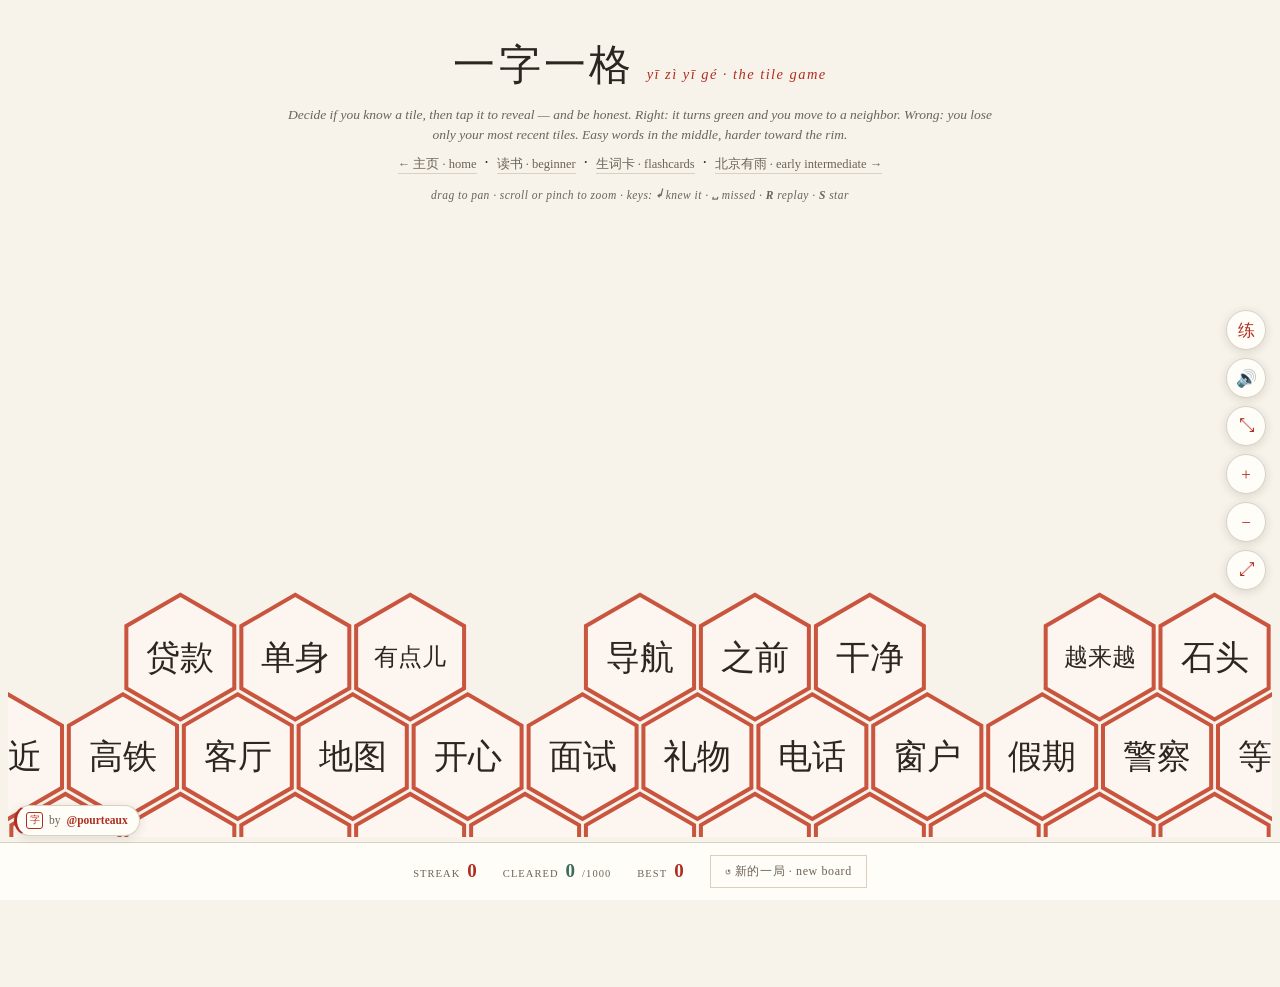
<file: game_10.html>
<!DOCTYPE html>
<html lang="zh-CN">
<head>
<meta charset="UTF-8">
<meta name="viewport" content="width=device-width, initial-scale=1.0">
<meta name="color-scheme" content="only light">
<meta name="theme-color" content="#f7f3ea">
<title>一字一格 · The Tile Game — 一字一世界</title>
<meta name="description" content="A hanzi recognition game: climb across a honeycomb of Chinese characters, one word at a time. Same 500 words as the reader.">
<link rel="icon" href="favicon.ico" sizes="any">
<link rel="icon" type="image/png" sizes="32x32" href="favicon-32x32.png">
<link rel="apple-touch-icon" sizes="180x180" href="apple-touch-icon.png">
<style>
:root{
  color-scheme: only light;
  --paper:#f7f3ea; --paper-deep:#efe9db; --ink:#2b2620; --ink-soft:#6b6357;
  --seal:#b02e20; --seal-soft:#c9553f; --jade:#3e6b5a; --jade-soft:#5d8a77; --indigo:#3d4d6b;
  --line:#d9d0bf; --card:#fffdf8;
}
*{margin:0;padding:0;box-sizing:border-box}
html{background:#f7f3ea !important}
body{
  background:var(--bg,#f7f3ea) !important; color:#2b2620 !important;
  font-family:Georgia,'Times New Roman',serif; line-height:1.5;
  min-height:100vh; display:flex; flex-direction:column;
  transition:background .8s ease;
}

/* ---- heat levels: background + accent escalate with streak & depth ---- */
:root{ --bg:#f7f3ea; --heat-a:#b02e20; --heat-b:#3e6b5a; --tile-fill:#3e6b5a; --tile-stroke:#3e6b5a; }
body[data-heat="0"]{ --bg:#f7f3ea; --heat-a:#b02e20; --heat-b:#3e6b5a; --tile-fill:#3e6b5a; --tile-stroke:#3e6b5a; }
body[data-heat="1"]{ --bg:#f4ead9; --heat-a:#c9553f; --heat-b:#3e8a6b; --tile-fill:#3e8a6b; --tile-stroke:#357a5d; }
body[data-heat="2"]{ --bg:#f7e6c8; --heat-a:#e0662a; --heat-b:#2f9e6f; --tile-fill:#22a06b; --tile-stroke:#1c8a5b; }
body[data-heat="3"]{ --bg:#fde3b0; --heat-a:#f5721a; --heat-b:#16b37e; --tile-fill:#12bd7a; --tile-stroke:#0aa268; }
body[data-heat="4"]{ --bg:#ffd98f; --heat-a:#ff5a1f; --heat-b:#00c98a; --tile-fill:#0dd487; --tile-stroke:#08b873; }
body[data-heat="5"]{ --bg:#ffcf6b; --heat-a:#ff3d81; --heat-b:#00e0a0; --tile-fill:#12e39a; --tile-stroke:#00c98a; }
body[data-heat="6"]{ --bg:#ffb84d; --heat-a:#ff1f9c; --heat-b:#26ffb0; --tile-fill:#00f5b0; --tile-stroke:#00d9a0; }
body[data-heat="7"]{ --bg:#ff9a3d; --heat-a:#ff00b8; --heat-b:#4dffd0; --tile-fill:#3dffce; --tile-stroke:#00f0c0; }
body[data-heat="8"]{ --bg:#b93dff; --heat-a:#ff2ec4; --heat-b:#6effe0; --tile-fill:#6bffe6; --tile-stroke:#2ff5d0; }
body[data-heat="9"]{ --bg:#7b1fff; --heat-a:#ff29d7; --heat-b:#8affe8; --tile-fill:#9dffee; --tile-stroke:#4dffdd; }
/* level 10+: full rave with animated hue-shift background */
body[data-heat="10"]{ --heat-a:#ff2ee6; --heat-b:#a6ffff; --tile-fill:#c4ffff; --tile-stroke:#7dffff;
  animation:rave 3.2s linear infinite; }
@keyframes rave{
  0%{ background:#8a1fff !important; }
  25%{ background:#ff1f9c !important; }
  50%{ background:#1fb0ff !important; }
  75%{ background:#00e88a !important; }
  100%{ background:#8a1fff !important; }
}
/* at high heat, dim the scholarly header chrome so the color takes over */
body[data-heat="8"] header, body[data-heat="9"] header, body[data-heat="10"] header{ opacity:.5; }
.hanzi{font-family:'Kaiti SC','KaiTi','STKaiti','Kaiti TC','Noto Serif SC',serif}

header{max-width:760px;margin:0 auto;padding:34px 20px 6px;text-align:center}
.brand{display:flex;align-items:baseline;justify-content:center;gap:12px;flex-wrap:wrap}
h1{font-size:clamp(30px,6vw,42px);font-weight:400;letter-spacing:.08em}
.brand-pinyin{color:var(--seal);font-style:italic;font-size:14.5px;letter-spacing:.1em}
.how{margin-top:8px;color:var(--ink-soft);font-size:13.5px;font-style:italic}
.back-link{display:inline-block;margin-top:9px;font-size:12.5px;color:var(--ink-soft);text-decoration:none;border-bottom:1px solid var(--line)}
.back-link:hover{color:var(--seal);border-color:var(--seal)}

/* ---- board ---- */
.board-wrap{flex:1;position:relative;display:flex;justify-content:center;align-items:stretch;padding:8px 8px 150px;min-height:0}
svg#board{display:block;touch-action:none;cursor:grab;width:100%;height:calc(100vh - 275px);min-height:340px}
svg#board.panning{cursor:grabbing}
#zoomctl{
  position:fixed;right:14px;top:50%;transform:translateY(-50%);z-index:55;
  display:flex;flex-direction:column;gap:8px;
}
#zoomctl button{
  width:40px;height:40px;border-radius:50%;border:1px solid var(--line);
  background:var(--card);color:var(--seal);cursor:pointer;font-size:17px;font-family:Georgia,serif;
  box-shadow:0 2px 10px rgba(43,38,32,.14);transition:all .13s;line-height:1;
  display:flex;align-items:center;justify-content:center;padding:0;text-align:center;
}
#zoomctl button:hover{background:var(--seal);color:#fff;border-color:var(--seal)}
.pan-hint{text-align:center;font-size:11.5px;color:var(--ink-soft);font-style:italic;margin-top:6px;letter-spacing:.04em}

/* ---- fullscreen board mode ---- */
body.board-fs header,
body.board-fs .pan-hint{display:none}
body.board-fs .board-wrap{padding:6px 6px 84px}
body.board-fs svg#board{height:calc(100vh - 96px)}
#fsBtn.active{background:var(--seal);color:#fff;border-color:var(--seal)}
#practiceBtn{font-family:'Kaiti SC','KaiTi','STKaiti',serif;font-size:17px}
#practiceBtn.active{background:var(--indigo);color:#fff;border-color:var(--indigo)}

/* practice mode: strip the game down to pure study */
body.practice .pan-hint b{color:var(--indigo)}
#practiceBanner{
  position:fixed;left:50%;transform:translateX(-50%);top:0;z-index:79;
  background:var(--indigo);color:#fff;padding:5px 18px;
  font-size:12px;letter-spacing:.1em;display:none;
  border-radius:0 0 6px 6px;box-shadow:0 3px 12px rgba(43,38,32,.2);
}
#customBanner{
  position:fixed;left:50%;transform:translateX(-50%);top:0;z-index:79;
  background:var(--jade);color:#fff;padding:6px 18px;
  font-size:12.5px;letter-spacing:.04em;display:none;align-items:center;gap:12px;
  border-radius:0 0 6px 6px;box-shadow:0 3px 12px rgba(43,38,32,.2);
}
body.custom #customBanner{display:flex}
#customBanner b{font-size:14px}
#customBanner #cbExit{color:#cfe8dc;text-decoration:none;border-bottom:1px solid rgba(255,255,255,.4);padding-bottom:1px}
#customBanner #cbExit:hover{color:#fff}
@media (max-width:560px){ #customBanner{font-size:11px;padding:5px 12px;gap:8px} }
body.practice #practiceBanner{display:block}
body.practice #scorebar .sc:not(.jade){opacity:.35}
/* both banners can be on at once (a practice review round) — stack them */
body.custom.practice #practiceBanner{top:32px}
@media (max-width:560px){ #zoomctl{right:10px} #zoomctl button{width:36px;height:36px;font-size:15px} }
.hex{cursor:pointer}
.hex polygon{fill:var(--card);stroke:var(--line);stroke-width:1.6;transition:fill .18s, stroke .18s}
.hex text{fill:var(--ink);pointer-events:none;user-select:none}
.hex.eligible polygon{stroke:var(--seal-soft);stroke-width:2;fill:#fdf6f0}
.hex.selected polygon{stroke:var(--seal);stroke-width:3;fill:#fbeeec}
.hex.correct{cursor:default}
.hex.correct polygon{fill:var(--tile-fill);stroke:var(--tile-stroke);transition:fill .5s, stroke .5s}
.hex.correct text{fill:#fdfbf5}
/* protected tiles — locked in at every 50 cleared, safe from losses */
.hex.protected polygon{fill:#1a1712;stroke:#000;transition:fill .5s, stroke .5s}
.hex.protected text{fill:#f0c46b}
@keyframes lockpulse{0%{transform:scale(1)}40%{transform:scale(1.18)}100%{transform:scale(1)}}
.hex.locking{animation:lockpulse .5s cubic-bezier(.3,1.3,.5,1)}
.hex.lastcorrect polygon{stroke:#fff;stroke-width:3}
.hex.wrong polygon{fill:var(--seal);stroke:var(--seal)}
.hex.wrong text{fill:#fff}
.hex.dimmed{cursor:default}
.hex.dimmed polygon{opacity:.55}
.hex.dimmed text{opacity:.45}
@keyframes shake{0%,100%{transform:translateX(0)}20%{transform:translateX(-4px)}40%{transform:translateX(4px)}60%{transform:translateX(-3px)}80%{transform:translateX(3px)}}
.hex.shake{animation:shake .35s}
@keyframes pop{0%{transform:scale(1)}45%{transform:scale(1.14)}100%{transform:scale(1)}}
.hex.pop{animation:pop .3s}
@keyframes popbig{0%{transform:scale(1)}35%{transform:scale(1.35)}100%{transform:scale(1)}}
.hex.popbig{animation:popbig .42s cubic-bezier(.3,1.4,.5,1)}
.hex{transform-box:fill-box;transform-origin:center}

/* ---- screen shake on correct (intensity scales with streak) ---- */
@keyframes screenshake{
  0%,100%{transform:translate(0,0)}
  20%{transform:translate(var(--shx,3px),var(--shy,-2px))}
  40%{transform:translate(calc(var(--shx,3px)*-1),var(--shy,2px))}
  60%{transform:translate(var(--shx,3px),var(--shy,2px))}
  80%{transform:translate(calc(var(--shx,3px)*-1),var(--shy,-2px))}
}
.board-wrap.shake{animation:screenshake .32s}

/* ---- combo / streak popup ---- */
#comboPop{
  position:fixed;left:50%;top:38%;transform:translate(-50%,-50%) scale(.5);z-index:80;
  pointer-events:none;text-align:center;opacity:0;
  font-family:Georgia,serif;
}
#comboPop.show{animation:combo .9s cubic-bezier(.2,1.3,.4,1) forwards}
@keyframes combo{
  0%{opacity:0;transform:translate(-50%,-50%) scale(.4) rotate(-6deg)}
  25%{opacity:1;transform:translate(-50%,-50%) scale(1.15) rotate(2deg)}
  70%{opacity:1;transform:translate(-50%,-52%) scale(1) rotate(0)}
  100%{opacity:0;transform:translate(-50%,-64%) scale(1)}
}
#comboPop .combo-x{font-size:64px;font-weight:700;line-height:1;
  color:var(--heat-a);text-shadow:0 3px 0 rgba(0,0,0,.12),0 0 30px var(--heat-a)}
#comboPop .combo-label{margin-top:6px;display:flex;flex-direction:column;align-items:center;gap:1px}
#comboPop .combo-hz{font-size:30px;font-weight:700;line-height:1.1;color:var(--heat-b);
  text-shadow:0 2px 0 rgba(0,0,0,.1),0 0 22px var(--heat-b)}
#comboPop .combo-py{font-size:13px;letter-spacing:.18em;color:var(--heat-b);font-style:italic;opacity:.9}

/* ---- milestone banner ---- */
#milestone{
  position:fixed;left:0;right:0;top:0;z-index:82;pointer-events:none;
  display:flex;align-items:center;justify-content:center;
  padding:16px;opacity:0;
}
#milestone.show{animation:milebanner 1.8s ease forwards}
@keyframes milebanner{
  0%{opacity:0;transform:translateY(-40px) scale(.85)}
  15%{opacity:1;transform:translateY(0) scale(1)}
  80%{opacity:1;transform:translateY(0) scale(1)}
  100%{opacity:0;transform:translateY(-10px) scale(1)}
}
#milestone .mile-inner{
  background:linear-gradient(90deg,var(--heat-a),var(--heat-b));
  color:#fff;padding:14px 34px;border-radius:40px;
  font-size:20px;font-weight:700;letter-spacing:.06em;
  box-shadow:0 8px 30px rgba(0,0,0,.25);white-space:nowrap;
}
#milestone .mile-inner .mile-sub{font-size:12px;letter-spacing:.12em;opacity:.92;display:block;text-align:center;margin-top:3px;font-weight:600}
#milestone .mile-inner .mile-sub .hanzi{font-size:14px;margin-right:2px}

/* ---- coins / confetti layer ---- */
#coinLayer{position:fixed;inset:0;z-index:78;pointer-events:none;overflow:hidden}
.coin{position:absolute;top:-40px;will-change:transform;font-size:26px;line-height:1;
  filter:drop-shadow(0 2px 3px rgba(0,0,0,.2))}
@keyframes coinfall{
  0%{transform:translateY(-40px) rotate(0deg);opacity:1}
  90%{opacity:1}
  100%{transform:translateY(105vh) rotate(var(--spin,360deg));opacity:.85}
}

/* ---- reveal card ---- */
#revealCard{
  position:fixed;left:0;top:0;
  z-index:60;width:min(280px,calc(100vw - 20px));
  background:var(--card);border:1px solid var(--line);border-top:3px solid var(--seal);
  box-shadow:0 8px 30px rgba(43,38,32,.28);padding:11px 13px;
  opacity:0;pointer-events:none;transition:opacity .12s, transform .12s;
  transform:scale(.94);transform-origin:center top;
}
#revealCard.show{opacity:1;pointer-events:auto;transform:scale(1)}
#revealCard .rc-top{display:flex;align-items:center;gap:10px}
#revealCard .rc-hz{font-size:27px;line-height:1;white-space:nowrap}
#revealCard .rc-info{flex:1;min-width:0}
#revealCard .rc-py{color:var(--seal);font-style:italic;font-size:14.5px;display:flex;align-items:center;gap:7px}
#revealCard .rc-def{font-size:12.5px;color:var(--ink-soft);margin-top:1px;line-height:1.35}
#revealCard .rc-lv{font-size:9px;letter-spacing:.12em;text-transform:uppercase;color:#b0a795;white-space:nowrap}
#revealCard .rc-q{margin-top:9px;padding-top:9px;border-top:1px dashed var(--line);
  display:flex;align-items:center;gap:7px}
#revealCard .rc-btns{display:flex;gap:7px;width:100%}
#revealCard button{font-family:inherit;cursor:pointer;font-size:13px;padding:9px 10px;border:none;transition:all .12s;flex:1;white-space:nowrap}
#revealCard .rc-star{flex:0 0 42px;background:var(--card);border:1px solid var(--line) !important;color:#c3b9a5;font-size:15px}
#revealCard .rc-star:hover{border-color:#e0a92b !important;color:#e0a92b;background:#fdf6e6}
#revealCard .rc-star.on{background:#e0a92b;border-color:#e0a92b !important;color:#fff}
#revealCard .rc-key{display:block;font-size:9px;opacity:.75;letter-spacing:.08em;margin-top:1px}
#btnRight{background:var(--jade);color:#fff}
#btnRight:hover{background:var(--jade-soft)}
#btnWrong{background:var(--card);color:var(--seal);border:1px solid var(--seal-soft) !important}
#btnWrong:hover{background:var(--seal);color:#fff}
.spk{
  display:inline-flex;align-items:center;justify-content:center;flex:none;
  width:23px;height:23px;border-radius:50%;border:1px solid var(--line);
  background:var(--card);color:var(--seal);cursor:pointer;font-size:11px;transition:all .12s;
}
.spk:hover{background:var(--seal);color:#fff;border-color:var(--seal)}
.no-tts .spk{display:none}

/* ---- hint bubble ---- */
#hint{
  position:fixed;left:50%;bottom:86px;transform:translateX(-50%);z-index:55;
  background:var(--ink);color:var(--paper);padding:8px 16px;font-size:13px;
  opacity:0;pointer-events:none;transition:opacity .2s;white-space:nowrap;max-width:calc(100vw - 30px);
}
#hint.show{opacity:.94}

/* ---- score bar ---- */
#scorebar{
  position:fixed;left:0;right:0;bottom:0;z-index:50;
  background:var(--card);border-top:1px solid var(--line);
  display:flex;align-items:center;justify-content:center;gap:26px;flex-wrap:wrap;
  padding:12px 14px;font-size:13px;color:var(--ink-soft);
}
#scorebar .sc{display:flex;align-items:baseline;gap:7px;letter-spacing:.1em;text-transform:uppercase;font-size:10.5px}
#scorebar .sc b{font-size:19px;letter-spacing:0;color:var(--seal);font-family:Georgia,serif}
#scorebar .sc.jade b{color:var(--jade)}
#newBoardBtn{
  font-family:inherit;font-size:12px;letter-spacing:.05em;cursor:pointer;
  background:var(--card);border:1px solid var(--line);color:var(--ink-soft);padding:7px 14px;transition:all .14s;
}
#newBoardBtn:hover{border-color:var(--seal);color:var(--seal)}

/* ---- victory ---- */
#victory{
  position:fixed;inset:0;z-index:90;background:rgba(247,243,234,.96);
  display:none;align-items:center;justify-content:center;flex-direction:column;text-align:center;padding:24px;
}
#victory.show{display:flex}
@keyframes vpop{0%{transform:scale(.9);opacity:0}55%{transform:scale(1.02)}100%{transform:scale(1);opacity:1}}
.v-card{
  background:var(--card);border:1px solid var(--line);border-top:4px solid var(--jade);
  padding:34px 40px 26px;max-width:400px;width:100%;
  box-shadow:0 18px 50px rgba(43,38,32,.2);animation:vpop .38s cubic-bezier(.3,0,.2,1);
}
#victory .v-seal{width:82px;height:82px;border:3px solid var(--jade);color:var(--jade);
  display:flex;align-items:center;justify-content:center;font-size:36px;margin:0 auto 16px;border-radius:2px}
.v-kicker{font-size:11px;letter-spacing:.2em;text-transform:uppercase;color:var(--ink-soft);margin-bottom:10px}
#victory h2{font-weight:400;font-size:32px;letter-spacing:.1em;margin-bottom:5px;color:var(--jade)}
.v-sub{color:var(--ink-soft);font-size:13px;font-style:italic;margin-bottom:24px}
.v-stats{display:flex;justify-content:center;gap:14px;margin-bottom:22px}
.v-stat{flex:1;padding:14px 6px;background:var(--paper);border:1px solid var(--line)}
.v-stat b{display:block;font-size:26px;color:var(--jade);line-height:1;margin-bottom:5px}
.v-stat span{font-size:9.5px;letter-spacing:.1em;text-transform:uppercase;color:var(--ink-soft)}
.v-site{font-size:11px;letter-spacing:.08em;color:#b0a795;border-top:1px dashed var(--line);padding-top:14px}
.v-actions{display:flex;gap:10px;margin-top:22px;flex-wrap:wrap;justify-content:center}
#victory button{font-family:inherit;font-size:13.5px;padding:11px 20px;cursor:pointer;border:none;transition:all .13s}
#shareBtn{background:var(--jade);color:#fff}
#shareBtn:hover{background:var(--jade-soft)}
#victoryBtn{background:var(--card);color:var(--seal);border:1px solid var(--seal-soft) !important}
#victoryBtn:hover{background:var(--seal);color:#fff}
.v-copied{margin-top:14px;font-size:12.5px;color:var(--jade);opacity:0;transition:opacity .2s;height:16px}
.v-copied.show{opacity:1}
@media (max-width:440px){
  .v-card{padding:28px 22px 22px}
  #victory h2{font-size:27px}
  .v-stat b{font-size:22px}
}

#credit-badge{
  position:fixed;left:14px;bottom:64px;z-index:52;
  display:flex;align-items:center;gap:6px;
  padding:6px 11px 6px 9px;background:var(--card);border:1px solid var(--line);
  border-left:3px solid var(--seal);border-radius:20px;
  font-size:11.5px;color:var(--ink-soft);text-decoration:none;box-shadow:0 2px 10px rgba(43,38,32,.12);
}
#credit-badge .cb-seal{width:17px;height:17px;flex:none;border:1.5px solid var(--seal);color:var(--seal);
  border-radius:3px;display:flex;align-items:center;justify-content:center;font-size:10px;line-height:1}
#credit-badge b{color:var(--seal)}
@media (max-width:560px){ #credit-badge{display:none} }
</style>
</head>
<body>

<header>
  <div class="brand">
    <h1 class="hanzi">一字一格</h1>
    <span class="brand-pinyin">yī zì yī gé · the tile game</span>
  </div>
  <p class="how">Decide if you know a tile, then tap it to reveal — and be honest. Right: it turns green and you move to a neighbor. Wrong: you lose only your most recent tiles. Easy words in the middle, harder toward the rim.</p>
  <a class="back-link" href="index.html">← 主页 · home</a> &nbsp;·&nbsp; <a class="back-link" href="read.html">读书 · beginner</a> &nbsp;·&nbsp; <a class="back-link" href="cards.html">生词卡 · flashcards</a> &nbsp;·&nbsp; <a class="back-link" href="intermediate.html">北京有雨 · early intermediate →</a>
</header>

<p class="pan-hint">drag to pan · scroll or pinch to zoom · keys: <b>↵</b> knew it · <b>␣</b> missed · <b>R</b> replay · <b>S</b> star</p>
<div class="board-wrap"><svg id="board"></svg></div>
<div id="zoomctl">
  <button id="practiceBtn" title="Practice mode — no effects, no consequences">练</button>
  <button id="sfxBtn" title="Sound on/off">🔊</button>
  <button id="fsBtn" title="Fullscreen board">⤡</button>
  <button id="zoomIn" title="Zoom in">+</button>
  <button id="zoomOut" title="Zoom out">−</button>
  <button id="zoomFit" title="Fit whole board">⤢</button>
</div>

<div id="customBanner">
  <span class="hanzi">复习</span> fùxí · reviewing <b id="cbCount">0</b> words from <span id="cbLabel"></span>
  <a href="game.html" id="cbExit">play all 1,000 →</a>
</div>
<div id="practiceBanner"><span class="hanzi">练习模式</span> liànxí móshì · practice mode — mistakes cost nothing</div>

<div id="coinLayer"></div>
<div id="comboPop"><div class="combo-x"></div><div class="combo-label"></div></div>
<div id="milestone"><div class="mile-inner"></div></div>

<div id="revealCard">
  <div class="rc-top">
    <div class="rc-hz hanzi" id="rcHz"></div>
    <div class="rc-info">
      <div class="rc-py"><span id="rcPy"></span><button class="spk" id="rcSpk" aria-label="Play pronunciation">🔊</button></div>
      <div class="rc-def" id="rcDef"></div>
    </div>
    <div class="rc-lv" id="rcLv"></div>
  </div>
  <div class="rc-q">
    <div class="rc-btns">
      <button id="btnRight">✓ 对了<span class="rc-key">knew it &nbsp;·&nbsp; ↵ / →</span></button>
      <button id="btnWrong">✗ 错了<span class="rc-key">missed &nbsp;·&nbsp; ␣ / ←</span></button>
      <button id="btnStar" class="rc-star" title="Star this word (S)">★</button>
    </div>
  </div>
</div>

<div id="hint"></div>

<div id="scorebar">
  <div class="sc">streak <b id="scStreak">0</b></div>
  <div class="sc jade">cleared <b id="scCleared">0</b><span id="scTotal"></span></div>
  <div class="sc">best <b id="scBest">0</b></div>
  <button id="newBoardBtn">↺ 新的一局 · new board</button>
</div>

<div id="victory">
  <div class="v-card" id="vCard">
    <div class="v-seal hanzi">完</div>
    <div class="v-kicker">一字一格 · the tile game</div>
    <h2 class="hanzi">全绿了！</h2>
    <div class="v-sub">quán lǜ le — the whole board is green</div>
    <div class="v-stats">
      <div class="v-stat"><b id="vTiles">0</b><span>tiles cleared</span></div>
      <div class="v-stat"><b id="vBest">0</b><span>best streak</span></div>
      <div class="v-stat"><b id="vMisses">0</b><span>misses</span></div>
    </div>
    <div class="v-site">chinesereader.net · @pourteaux</div>
  </div>
  <div class="v-actions">
    <button id="shareBtn">📷 Share result</button>
    <button id="victoryBtn">再来一局 · play again</button>
  </div>
  <div class="v-copied" id="vCopied">Copied to clipboard!</div>
</div>

<a id="credit-badge" href="https://x.com/pourteaux" target="_blank" rel="noopener" title="Created by @pourteaux on X">
  <span class="cb-seal hanzi">字</span> by <b>@pourteaux</b>
</a>

<script>
const VOCAB={"你好":{"p":"nǐ hǎo","d":"hello (你 + 好)","l":"bonus"},"我":{"p":"wǒ","d":"I; me","l":"HSK 1"},"是":{"p":"shì","d":"to be (am / is / are)","l":"HSK 1"},"小美":{"p":"Xiǎoměi","d":"Xiaomei (given name — “little beautiful”)","l":"name"},"你":{"p":"nǐ","d":"you","l":"HSK 1"},"好":{"p":"hǎo","d":"good; well; fine","l":"HSK 1"},"吗":{"p":"ma","d":"question particle (makes a yes/no question)","l":"HSK 1"},"很":{"p":"hěn","d":"very","l":"HSK 1"},"呢":{"p":"ne","d":"and you? / what about…? (bounce-back particle)","l":"HSK 1"},"叫":{"p":"jiào","d":"to be called; to call","l":"HSK 1"},"什么":{"p":"shénme","d":"what","l":"HSK 1"},"名字":{"p":"míngzi","d":"name","l":"HSK 1"},"姓":{"p":"xìng","d":"surname; to be surnamed","l":"HSK 2"},"李":{"p":"Lǐ","d":"Li (a common surname)","l":"name"},"他":{"p":"tā","d":"he; him","l":"HSK 1"},"她":{"p":"tā","d":"she; her","l":"HSK 1"},"谁":{"p":"shéi","d":"who","l":"HSK 1"},"的":{"p":"de","d":"possessive particle (’s / of)","l":"HSK 1"},"朋友":{"p":"péngyou","d":"friend","l":"HSK 1"},"大卫":{"p":"Dàwèi","d":"David (a name)","l":"name"},"说":{"p":"shuō","d":"to say; to speak","l":"HSK 1"},"也":{"p":"yě","d":"also; too","l":"HSK 2"},"有":{"p":"yǒu","d":"to have; there is","l":"HSK 1"},"一":{"p":"yī","d":"one","l":"HSK 1"},"只":{"p":"zhī","d":"measure word for animals","l":"bonus"},"猫":{"p":"māo","d":"cat","l":"HSK 1"},"包子":{"p":"Bāozi","d":"Baozi (the cat — lit. “steamed bun”)","l":"name"},"它":{"p":"tā","d":"it (animals & things)","l":"HSK 2"},"不":{"p":"bù","d":"not; no","l":"HSK 1"},"大":{"p":"dà","d":"big","l":"HSK 1"},"小":{"p":"xiǎo","d":"small; little","l":"HSK 1"},"爱":{"p":"ài","d":"to love","l":"HSK 1"},"喜欢":{"p":"xǐhuan","d":"to like","l":"HSK 1"},"狗":{"p":"gǒu","d":"dog","l":"HSK 1"},"和":{"p":"hé","d":"and; with","l":"HSK 1"},"都":{"p":"dōu","d":"all; both","l":"HSK 1"},"睡觉":{"p":"shuìjiào","d":"to sleep","l":"HSK 1"},"了":{"p":"le","d":"particle: completed action / change of state","l":"HSK 1"},"认识":{"p":"rènshi","d":"to know (a person); to meet","l":"HSK 1"},"高兴":{"p":"gāoxìng","d":"happy; glad","l":"HSK 1"},"谢谢":{"p":"xièxie","d":"thank you","l":"HSK 1"},"不客气":{"p":"bú kèqi","d":"you’re welcome","l":"HSK 1"},"家":{"p":"jiā","d":"home; family","l":"HSK 1"},"里":{"p":"lǐ","d":"inside; in","l":"HSK 1"},"二":{"p":"èr","d":"two","l":"HSK 1"},"三":{"p":"sān","d":"three","l":"HSK 1"},"四":{"p":"sì","d":"four","l":"HSK 1"},"五":{"p":"wǔ","d":"five","l":"HSK 1"},"六":{"p":"liù","d":"six","l":"HSK 1"},"七":{"p":"qī","d":"seven","l":"HSK 1"},"八":{"p":"bā","d":"eight","l":"HSK 1"},"九":{"p":"jiǔ","d":"nine","l":"HSK 1"},"十":{"p":"shí","d":"ten","l":"HSK 1"},"零":{"p":"líng","d":"zero","l":"HSK 2"},"几":{"p":"jǐ","d":"how many (small numbers)","l":"HSK 1"},"个":{"p":"gè","d":"general measure word","l":"HSK 1"},"人":{"p":"rén","d":"person; people","l":"HSK 1"},"妈妈":{"p":"māma","d":"mom; mother","l":"HSK 1"},"爸爸":{"p":"bàba","d":"dad; father","l":"HSK 1"},"哥哥":{"p":"gēge","d":"older brother","l":"HSK 2"},"妹妹":{"p":"mèimei","d":"younger sister","l":"HSK 2"},"两":{"p":"liǎng","d":"two (of something) — used with measure words","l":"HSK 2"},"孩子":{"p":"háizi","d":"child","l":"HSK 2"},"儿子":{"p":"érzi","d":"son","l":"HSK 1"},"女儿":{"p":"nǚ'ér","d":"daughter","l":"HSK 1"},"岁":{"p":"suì","d":"years old","l":"HSK 1"},"妻子":{"p":"qīzi","d":"wife","l":"HSK 2"},"丈夫":{"p":"zhàngfu","d":"husband","l":"HSK 2"},"姐姐":{"p":"jiějie","d":"older sister","l":"HSK 2"},"弟弟":{"p":"dìdi","d":"younger brother","l":"HSK 2"},"大家":{"p":"dàjiā","d":"everyone","l":"HSK 2"},"我们":{"p":"wǒmen","d":"we; us","l":"HSK 1"},"住":{"p":"zhù","d":"to live (somewhere)","l":"HSK 1"},"在":{"p":"zài","d":"at; in; to be located at","l":"HSK 1"},"北京":{"p":"Běijīng","d":"Beijing","l":"HSK 1"},"中国":{"p":"Zhōngguó","d":"China","l":"HSK 1"},"这":{"p":"zhè","d":"this","l":"HSK 1"},"那":{"p":"nà","d":"that","l":"HSK 1"},"哪":{"p":"nǎ","d":"which","l":"HSK 1"},"哪儿":{"p":"nǎr","d":"where","l":"HSK 1"},"房间":{"p":"fángjiān","d":"room","l":"HSK 2"},"桌子":{"p":"zhuōzi","d":"table; desk","l":"HSK 1"},"椅子":{"p":"yǐzi","d":"chair","l":"HSK 1"},"杯子":{"p":"bēizi","d":"cup; glass","l":"HSK 1"},"水":{"p":"shuǐ","d":"water","l":"HSK 1"},"上":{"p":"shàng","d":"on; on top; up","l":"HSK 1"},"下":{"p":"xià","d":"under; below; down; next","l":"HSK 1"},"门":{"p":"mén","d":"door","l":"HSK 2"},"开":{"p":"kāi","d":"to open; to turn on; to drive","l":"HSK 1"},"现在":{"p":"xiànzài","d":"now","l":"HSK 1"},"点":{"p":"diǎn","d":"o’clock; a little; to order (food)","l":"HSK 1"},"起床":{"p":"qǐchuáng","d":"to get up (out of bed)","l":"HSK 2"},"早上":{"p":"zǎoshang","d":"(early) morning","l":"HSK 2"},"上午":{"p":"shàngwǔ","d":"morning (before noon)","l":"HSK 1"},"中午":{"p":"zhōngwǔ","d":"noon","l":"HSK 1"},"下午":{"p":"xiàwǔ","d":"afternoon","l":"HSK 1"},"晚上":{"p":"wǎnshang","d":"evening; night","l":"HSK 2"},"今天":{"p":"jīntiān","d":"today","l":"HSK 1"},"昨天":{"p":"zuótiān","d":"yesterday","l":"HSK 1"},"明天":{"p":"míngtiān","d":"tomorrow","l":"HSK 1"},"年":{"p":"nián","d":"year","l":"HSK 1"},"月":{"p":"yuè","d":"month; moon","l":"HSK 1"},"日":{"p":"rì","d":"day (of the month, formal); sun","l":"HSK 2"},"号":{"p":"hào","d":"day of the month; number","l":"HSK 1"},"星期":{"p":"xīngqī","d":"week (星期一 = Monday…)","l":"HSK 1"},"去年":{"p":"qùnián","d":"last year","l":"HSK 2"},"时候":{"p":"shíhou","d":"time; moment (什么时候 = when)","l":"HSK 1"},"时间":{"p":"shíjiān","d":"time (as a resource)","l":"HSK 2"},"分钟":{"p":"fēnzhōng","d":"minute","l":"HSK 1"},"小时":{"p":"xiǎoshí","d":"hour","l":"HSK 2"},"每":{"p":"měi","d":"every; each","l":"HSK 2"},"去":{"p":"qù","d":"to go","l":"HSK 1"},"来":{"p":"lái","d":"to come","l":"HSK 1"},"回":{"p":"huí","d":"to return","l":"HSK 1"},"工作":{"p":"gōngzuò","d":"to work; job","l":"HSK 1"},"上班":{"p":"shàngbān","d":"to go to work","l":"HSK 2"},"公司":{"p":"gōngsī","d":"company","l":"HSK 2"},"电脑":{"p":"diànnǎo","d":"computer","l":"HSK 1"},"手机":{"p":"shǒujī","d":"mobile phone","l":"HSK 2"},"忙":{"p":"máng","d":"busy","l":"HSK 2"},"累":{"p":"lèi","d":"tired","l":"HSK 2"},"做":{"p":"zuò","d":"to do; to make","l":"HSK 1"},"事情":{"p":"shìqing","d":"matter; thing (to do)","l":"HSK 2"},"多":{"p":"duō","d":"many; much","l":"HSK 1"},"少":{"p":"shǎo","d":"few; little","l":"HSK 1"},"吃":{"p":"chī","d":"to eat","l":"HSK 1"},"喝":{"p":"hē","d":"to drink","l":"HSK 1"},"茶":{"p":"chá","d":"tea","l":"HSK 1"},"咖啡":{"p":"kāfēi","d":"coffee","l":"HSK 2"},"牛奶":{"p":"niúnǎi","d":"milk","l":"HSK 2"},"米饭":{"p":"mǐfàn","d":"(cooked) rice","l":"HSK 1"},"菜":{"p":"cài","d":"dish (of food); vegetable","l":"HSK 1"},"鸡蛋":{"p":"jīdàn","d":"(chicken) egg","l":"HSK 2"},"面条":{"p":"miàntiáo","d":"noodles","l":"HSK 2"},"鱼":{"p":"yú","d":"fish","l":"HSK 2"},"羊肉":{"p":"yángròu","d":"lamb; mutton","l":"HSK 2"},"水果":{"p":"shuǐguǒ","d":"fruit","l":"HSK 1"},"苹果":{"p":"píngguǒ","d":"apple","l":"HSK 1"},"西瓜":{"p":"xīguā","d":"watermelon","l":"HSK 2"},"好吃":{"p":"hǎochī","d":"tasty; delicious","l":"HSK 2"},"想":{"p":"xiǎng","d":"to want to; to think; to miss","l":"HSK 1"},"要":{"p":"yào","d":"to want; will; to need","l":"HSK 2"},"饭店":{"p":"fàndiàn","d":"restaurant; hotel","l":"HSK 1"},"服务员":{"p":"fúwùyuán","d":"waiter; waitress","l":"HSK 2"},"请":{"p":"qǐng","d":"please; to invite; to treat","l":"HSK 1"},"给":{"p":"gěi","d":"to give; for; to","l":"HSK 2"},"还":{"p":"hái","d":"still; also; in addition","l":"HSK 2"},"再":{"p":"zài","d":"again; more; then","l":"HSK 2"},"对不起":{"p":"duìbuqǐ","d":"sorry","l":"HSK 1"},"没有":{"p":"méiyǒu","d":"to not have; did not (negates 有 and past actions)","l":"HSK 1"},"没关系":{"p":"méi guānxi","d":"it doesn’t matter; no problem","l":"HSK 1"},"吧":{"p":"ba","d":"particle: suggestion (…let’s / …okay?)","l":"HSK 2"},"学习":{"p":"xuéxí","d":"to study; to learn","l":"HSK 1"},"汉语":{"p":"Hànyǔ","d":"Chinese (language)","l":"HSK 1"},"学生":{"p":"xuésheng","d":"student","l":"HSK 1"},"学校":{"p":"xuéxiào","d":"school","l":"HSK 1"},"老师":{"p":"lǎoshī","d":"teacher","l":"HSK 1"},"同学":{"p":"tóngxué","d":"classmate","l":"HSK 1"},"课":{"p":"kè","d":"class; lesson","l":"HSK 2"},"教室":{"p":"jiàoshì","d":"classroom","l":"HSK 2"},"读":{"p":"dú","d":"to read (aloud); to study","l":"HSK 1"},"书":{"p":"shū","d":"book","l":"HSK 1"},"本":{"p":"běn","d":"measure word for books","l":"HSK 1"},"写":{"p":"xiě","d":"to write","l":"HSK 1"},"字":{"p":"zì","d":"(written) character; word","l":"HSK 1"},"铅笔":{"p":"qiānbǐ","d":"pencil","l":"HSK 2"},"听":{"p":"tīng","d":"to listen","l":"HSK 1"},"会":{"p":"huì","d":"can (learned skill); will","l":"HSK 1"},"能":{"p":"néng","d":"can; to be able to","l":"HSK 1"},"可以":{"p":"kěyǐ","d":"can; may (permission)","l":"HSK 2"},"懂":{"p":"dǒng","d":"to understand","l":"HSK 2"},"问":{"p":"wèn","d":"to ask","l":"HSK 2"},"问题":{"p":"wèntí","d":"question; problem","l":"HSK 2"},"知道":{"p":"zhīdào","d":"to know (a fact)","l":"HSK 2"},"觉得":{"p":"juéde","d":"to feel; to think (opinion)","l":"HSK 2"},"意思":{"p":"yìsi","d":"meaning","l":"HSK 2"},"介绍":{"p":"jièshào","d":"to introduce","l":"HSK 2"},"帮助":{"p":"bāngzhù","d":"to help","l":"HSK 2"},"说话":{"p":"shuōhuà","d":"to speak; to talk","l":"HSK 2"},"一下":{"p":"yīxià","d":"(verb +) a bit; briefly","l":"HSK 2"},"真":{"p":"zhēn","d":"really; truly","l":"HSK 2"},"太":{"p":"tài","d":"too (excessively) — 太…了!","l":"HSK 1"},"非常":{"p":"fēicháng","d":"extremely; very","l":"HSK 2"},"一点儿":{"p":"yīdiǎnr","d":"a little (bit)","l":"HSK 1"},"慢":{"p":"màn","d":"slow","l":"HSK 2"},"快":{"p":"kuài","d":"fast; quick; soon","l":"HSK 2"},"考试":{"p":"kǎoshì","d":"exam; to take an exam","l":"HSK 2"},"题":{"p":"tí","d":"(exam) question; problem","l":"HSK 2"},"对":{"p":"duì","d":"correct; right; also: towards (对我说 = say to me)","l":"HSK 2"},"错":{"p":"cuò","d":"wrong; mistake","l":"HSK 2"},"第一":{"p":"dì-yī","d":"first; number one","l":"HSK 2"},"次":{"p":"cì","d":"time (occurrence); 第一次 = first time","l":"HSK 2"},"开始":{"p":"kāishǐ","d":"to begin; to start","l":"HSK 2"},"准备":{"p":"zhǔnbèi","d":"to prepare; to plan to","l":"HSK 2"},"得":{"p":"de","d":"particle: verb + 得 + how well (说得好 = speaks well)","l":"HSK 2"},"就":{"p":"jiù","d":"then; right away; only; exactly","l":"HSK 2"},"已经":{"p":"yǐjīng","d":"already","l":"HSK 2"},"别":{"p":"bié","d":"don’t (do something)","l":"HSK 2"},"让":{"p":"ràng","d":"to let; to make (someone do something)","l":"HSK 2"},"告诉":{"p":"gàosu","d":"to tell; to inform","l":"HSK 2"},"最":{"p":"zuì","d":"most; -est","l":"HSK 2"},"东西":{"p":"dōngxi","d":"thing; stuff","l":"HSK 1"},"买":{"p":"mǎi","d":"to buy","l":"HSK 1"},"商店":{"p":"shāngdiàn","d":"shop; store","l":"HSK 1"},"钱":{"p":"qián","d":"money","l":"HSK 1"},"块":{"p":"kuài","d":"yuan (colloquial unit of money)","l":"HSK 1"},"百":{"p":"bǎi","d":"hundred","l":"HSK 2"},"千":{"p":"qiān","d":"thousand","l":"HSK 2"},"多少":{"p":"duōshao","d":"how much; how many","l":"HSK 1"},"贵":{"p":"guì","d":"expensive","l":"HSK 2"},"便宜":{"p":"piányi","d":"cheap","l":"HSK 2"},"卖":{"p":"mài","d":"to sell","l":"HSK 2"},"衣服":{"p":"yīfu","d":"clothes","l":"HSK 1"},"穿":{"p":"chuān","d":"to wear; to put on","l":"HSK 2"},"件":{"p":"jiàn","d":"measure word for clothes & matters","l":"HSK 2"},"新":{"p":"xīn","d":"new","l":"HSK 2"},"颜色":{"p":"yánsè","d":"color","l":"HSK 2"},"红":{"p":"hóng","d":"red","l":"HSK 2"},"白":{"p":"bái","d":"white","l":"HSK 2"},"黑":{"p":"hēi","d":"black","l":"HSK 2"},"漂亮":{"p":"piàoliang","d":"pretty; beautiful","l":"HSK 1"},"些":{"p":"xiē","d":"some; several (这些 = these)","l":"HSK 1"},"找":{"p":"zhǎo","d":"to look for; to give change","l":"HSK 2"},"手表":{"p":"shǒubiǎo","d":"wristwatch","l":"HSK 2"},"报纸":{"p":"bàozhǐ","d":"newspaper","l":"HSK 2"},"洗":{"p":"xǐ","d":"to wash","l":"HSK 2"},"走":{"p":"zǒu","d":"to walk; to go; to leave","l":"HSK 2"},"路":{"p":"lù","d":"road; way","l":"HSK 2"},"远":{"p":"yuǎn","d":"far","l":"HSK 2"},"近":{"p":"jìn","d":"near; close","l":"HSK 2"},"到":{"p":"dào","d":"to arrive; to (a place)","l":"HSK 2"},"从":{"p":"cóng","d":"from","l":"HSK 2"},"离":{"p":"lí","d":"(distance) from; away from","l":"HSK 2"},"往":{"p":"wǎng","d":"towards; to go toward","l":"HSK 2"},"出":{"p":"chū","d":"to go out; to come out","l":"HSK 2"},"进":{"p":"jìn","d":"to enter; to come in","l":"HSK 2"},"外":{"p":"wài","d":"outside","l":"HSK 2"},"前面":{"p":"qiánmiàn","d":"front; ahead","l":"HSK 1"},"后面":{"p":"hòumiàn","d":"back; behind","l":"HSK 1"},"旁边":{"p":"pángbiān","d":"beside; next to","l":"HSK 2"},"左边":{"p":"zuǒbian","d":"left side","l":"HSK 2"},"右边":{"p":"yòubian","d":"right side","l":"HSK 2"},"坐":{"p":"zuò","d":"to sit; to take (a bus, plane…)","l":"HSK 1"},"出租车":{"p":"chūzūchē","d":"taxi","l":"HSK 1"},"公共汽车":{"p":"gōnggòng qìchē","d":"(public) bus","l":"HSK 2"},"火车站":{"p":"huǒchēzhàn","d":"train station","l":"HSK 2"},"等":{"p":"děng","d":"to wait (for)","l":"HSK 2"},"看见":{"p":"kànjiàn","d":"to see; to catch sight of","l":"HSK 1"},"看":{"p":"kàn","d":"to look at; to watch; to read","l":"HSK 1"},"长":{"p":"cháng","d":"long","l":"HSK 2"},"高":{"p":"gāo","d":"tall; high","l":"HSK 2"},"男":{"p":"nán","d":"male","l":"HSK 2"},"女":{"p":"nǚ","d":"female","l":"HSK 2"},"您":{"p":"nín","d":"you (polite)","l":"HSK 2"},"先生":{"p":"xiānsheng","d":"Mr.; sir; husband","l":"HSK 1"},"小姐":{"p":"xiǎojiě","d":"Miss; young lady","l":"HSK 1"},"天气":{"p":"tiānqì","d":"weather","l":"HSK 1"},"怎么样":{"p":"zěnmeyàng","d":"how is it? how about…?","l":"HSK 1"},"怎么":{"p":"zěnme","d":"how; why","l":"HSK 1"},"冷":{"p":"lěng","d":"cold","l":"HSK 1"},"热":{"p":"rè","d":"hot","l":"HSK 1"},"下雨":{"p":"xiàyǔ","d":"to rain","l":"HSK 1"},"雪":{"p":"xuě","d":"snow","l":"HSK 2"},"晴":{"p":"qíng","d":"sunny; clear","l":"HSK 2"},"阴":{"p":"yīn","d":"overcast; cloudy","l":"HSK 2"},"比":{"p":"bǐ","d":"than; to compare (A 比 B + adj.)","l":"HSK 2"},"身体":{"p":"shēntǐ","d":"body; health","l":"HSK 2"},"生病":{"p":"shēngbìng","d":"to get sick","l":"HSK 2"},"医院":{"p":"yīyuàn","d":"hospital","l":"HSK 1"},"医生":{"p":"yīshēng","d":"doctor","l":"HSK 1"},"药":{"p":"yào","d":"medicine","l":"HSK 2"},"眼睛":{"p":"yǎnjing","d":"eye(s)","l":"HSK 2"},"休息":{"p":"xiūxi","d":"to rest","l":"HSK 2"},"玩":{"p":"wán","d":"to play; to have fun","l":"HSK 2"},"电视":{"p":"diànshì","d":"television","l":"HSK 1"},"电影":{"p":"diànyǐng","d":"movie","l":"HSK 1"},"唱歌":{"p":"chànggē","d":"to sing (songs)","l":"HSK 2"},"跳舞":{"p":"tiàowǔ","d":"to dance","l":"HSK 2"},"游泳":{"p":"yóuyǒng","d":"to swim","l":"HSK 2"},"跑步":{"p":"pǎobù","d":"to run; to jog","l":"HSK 2"},"运动":{"p":"yùndòng","d":"sports; exercise","l":"HSK 2"},"打篮球":{"p":"dǎ lánqiú","d":"to play basketball","l":"HSK 2"},"踢足球":{"p":"tī zúqiú","d":"to play soccer","l":"HSK 2"},"快乐":{"p":"kuàilè","d":"happy (生日快乐 = happy birthday)","l":"HSK 2"},"笑":{"p":"xiào","d":"to laugh; to smile","l":"HSK 2"},"一起":{"p":"yīqǐ","d":"together","l":"HSK 2"},"打电话":{"p":"dǎ diànhuà","d":"to make a phone call","l":"HSK 1"},"喂":{"p":"wèi","d":"hello? (on the phone)","l":"HSK 1"},"为什么":{"p":"wèishénme","d":"why","l":"HSK 2"},"因为":{"p":"yīnwèi","d":"because (因为…所以…)","l":"HSK 2"},"所以":{"p":"suǒyǐ","d":"so; therefore (因为…所以…)","l":"HSK 2"},"虽然":{"p":"suīrán","d":"although (虽然…但是…)","l":"HSK 2"},"但是":{"p":"dànshì","d":"but; however (虽然…但是…)","l":"HSK 2"},"可能":{"p":"kěnéng","d":"maybe; possibly","l":"HSK 2"},"正在":{"p":"zhèngzài","d":"in the middle of (doing)","l":"HSK 2"},"着":{"p":"zhe","d":"particle: ongoing state (-ing)","l":"HSK 2"},"过":{"p":"guo","d":"particle: have done before (experience)","l":"HSK 2"},"生日":{"p":"shēngrì","d":"birthday","l":"HSK 2"},"送":{"p":"sòng","d":"to give (a gift); to see someone off","l":"HSK 2"},"希望":{"p":"xīwàng","d":"to hope; hope","l":"HSK 2"},"旅游":{"p":"lǚyóu","d":"to travel; tourism","l":"HSK 2"},"飞机":{"p":"fēijī","d":"airplane","l":"HSK 1"},"机场":{"p":"jīchǎng","d":"airport","l":"HSK 2"},"票":{"p":"piào","d":"ticket","l":"HSK 2"},"宾馆":{"p":"bīnguǎn","d":"hotel; guesthouse","l":"HSK 2"},"完":{"p":"wán","d":"to finish; (verb +) done","l":"HSK 2"},"再见":{"p":"zàijiàn","d":"goodbye","l":"HSK 1"},"喵":{"p":"miāo","d":"meow","l":"bonus"},"用":{"p":"yòng","d":"to use","l":"essential"},"网":{"p":"wǎng","d":"the internet; net (网上 = online)","l":"essential"},"上网":{"p":"shàngwǎng","d":"to go online","l":"essential"},"发":{"p":"fā","d":"to send (a message)","l":"essential"},"信息":{"p":"xìnxī","d":"message; information","l":"essential"},"照片":{"p":"zhàopiàn","d":"photo","l":"essential"},"视频":{"p":"shìpín","d":"video","l":"essential"},"音乐":{"p":"yīnyuè","d":"music","l":"essential"},"聊天":{"p":"liáotiān","d":"to chat","l":"essential"},"微信":{"p":"Wēixìn","d":"WeChat (the app everyone in China uses)","l":"name"},"扫码":{"p":"sǎomǎ","d":"to scan a QR code","l":"essential"},"密码":{"p":"mìmǎ","d":"password","l":"essential"},"号码":{"p":"hàomǎ","d":"number (phone number etc.)","l":"essential"},"声音":{"p":"shēngyīn","d":"sound; voice","l":"essential"},"需要":{"p":"xūyào","d":"to need","l":"essential"},"应该":{"p":"yīnggāi","d":"should; ought to","l":"essential"},"车":{"p":"chē","d":"vehicle; car","l":"essential"},"地铁":{"p":"dìtiě","d":"subway; metro","l":"essential"},"站":{"p":"zhàn","d":"station; stop","l":"essential"},"打车":{"p":"dǎchē","d":"to hail a ride; take a taxi","l":"essential"},"骑":{"p":"qí","d":"to ride (a bike)","l":"essential"},"自行车":{"p":"zìxíngchē","d":"bicycle","l":"essential"},"城市":{"p":"chéngshì","d":"city","l":"essential"},"地方":{"p":"dìfang","d":"place","l":"essential"},"附近":{"p":"fùjìn","d":"nearby; vicinity","l":"essential"},"地图":{"p":"dìtú","d":"map","l":"essential"},"街":{"p":"jiē","d":"street","l":"essential"},"楼":{"p":"lóu","d":"building; floor (三楼 = 3rd floor)","l":"essential"},"电梯":{"p":"diàntī","d":"elevator","l":"essential"},"超市":{"p":"chāoshì","d":"supermarket","l":"essential"},"银行":{"p":"yínháng","d":"bank","l":"essential"},"卡":{"p":"kǎ","d":"card (bank card etc.)","l":"essential"},"付钱":{"p":"fùqián","d":"to pay","l":"essential"},"饭":{"p":"fàn","d":"meal; food; cooked rice (吃饭 = to eat)","l":"essential"},"饿":{"p":"è","d":"hungry","l":"essential"},"渴":{"p":"kě","d":"thirsty","l":"essential"},"菜单":{"p":"càidān","d":"menu","l":"essential"},"辣":{"p":"là","d":"spicy","l":"essential"},"甜":{"p":"tián","d":"sweet","l":"essential"},"汤":{"p":"tāng","d":"soup","l":"essential"},"肉":{"p":"ròu","d":"meat","l":"essential"},"面包":{"p":"miànbāo","d":"bread","l":"essential"},"蛋糕":{"p":"dàngāo","d":"cake","l":"essential"},"筷子":{"p":"kuàizi","d":"chopsticks","l":"essential"},"碗":{"p":"wǎn","d":"bowl","l":"essential"},"味道":{"p":"wèidào","d":"taste; flavor","l":"essential"},"饱":{"p":"bǎo","d":"full (after eating)","l":"essential"},"啤酒":{"p":"píjiǔ","d":"beer","l":"essential"},"干杯":{"p":"gānbēi","d":"cheers! (lit. dry the cup)","l":"essential"},"外卖":{"p":"wàimài","d":"food delivery; takeout","l":"essential"},"快递":{"p":"kuàidì","d":"package delivery; courier","l":"essential"},"关":{"p":"guān","d":"to close; to turn off","l":"essential"},"灯":{"p":"dēng","d":"lamp; light","l":"essential"},"空调":{"p":"kōngtiáo","d":"air conditioner","l":"essential"},"洗澡":{"p":"xǐzǎo","d":"to shower; to bathe","l":"essential"},"洗手间":{"p":"xǐshǒujiān","d":"restroom; bathroom","l":"essential"},"房子":{"p":"fángzi","d":"house; apartment","l":"essential"},"厨房":{"p":"chúfáng","d":"kitchen","l":"essential"},"舒服":{"p":"shūfu","d":"comfortable","l":"essential"},"干净":{"p":"gānjìng","d":"clean","l":"essential"},"半":{"p":"bàn","d":"half (三点半 = 3:30)","l":"essential"},"早":{"p":"zǎo","d":"early; morning! (as a greeting)","l":"essential"},"先":{"p":"xiān","d":"first; before","l":"essential"},"然后":{"p":"ránhòu","d":"then; after that","l":"essential"},"马上":{"p":"mǎshàng","d":"right away; immediately","l":"essential"},"一直":{"p":"yīzhí","d":"all along; continuously","l":"essential"},"有点儿":{"p":"yǒudiǎnr","d":"a little; somewhat (before adjectives)","l":"essential"},"明白":{"p":"míngbai","d":"to understand; clear","l":"essential"},"忘":{"p":"wàng","d":"to forget","l":"essential"},"记得":{"p":"jìde","d":"to remember","l":"essential"},"英语":{"p":"Yīngyǔ","d":"English (language)","l":"essential"},"翻译":{"p":"fānyì","d":"to translate; translator","l":"essential"},"词":{"p":"cí","d":"word","l":"essential"},"句子":{"p":"jùzi","d":"sentence","l":"essential"},"练习":{"p":"liànxí","d":"to practice; exercise","l":"essential"},"还是":{"p":"háishi","d":"or (in questions); still","l":"essential"},"或者":{"p":"huòzhě","d":"or (in statements)","l":"essential"},"如果":{"p":"rúguǒ","d":"if","l":"essential"},"可是":{"p":"kěshì","d":"but; however","l":"essential"},"其实":{"p":"qíshí","d":"actually; in fact","l":"essential"},"当然":{"p":"dāngrán","d":"of course","l":"essential"},"一定":{"p":"yīdìng","d":"definitely; certainly","l":"essential"},"好像":{"p":"hǎoxiàng","d":"to seem; as if","l":"essential"},"听说":{"p":"tīngshuō","d":"to have heard (that…)","l":"essential"},"最近":{"p":"zuìjìn","d":"recently; lately","l":"essential"},"以前":{"p":"yǐqián","d":"before; in the past","l":"essential"},"以后":{"p":"yǐhòu","d":"after; from now on","l":"essential"},"打算":{"p":"dǎsuàn","d":"to plan to","l":"essential"},"决定":{"p":"juédìng","d":"to decide","l":"essential"},"火车":{"p":"huǒchē","d":"train","l":"essential"},"行李":{"p":"xíngli","d":"luggage","l":"essential"},"春节":{"p":"Chūnjié","d":"Spring Festival; Chinese New Year","l":"essential"},"礼物":{"p":"lǐwù","d":"gift; present","l":"essential"},"红包":{"p":"hóngbāo","d":"red envelope (with money inside!)","l":"essential"},"欢迎":{"p":"huānyíng","d":"welcome","l":"essential"},"开心":{"p":"kāixīn","d":"happy; delighted","l":"essential"},"担心":{"p":"dānxīn","d":"to worry","l":"essential"},"放心":{"p":"fàngxīn","d":"to relax; rest assured","l":"essential"},"加油":{"p":"jiāyóu","d":"come on! you can do it! (lit. add oil)","l":"essential"},"厉害":{"p":"lìhai","d":"awesome; impressive","l":"essential"},"老板":{"p":"lǎobǎn","d":"boss; shop owner","l":"essential"},"同事":{"p":"tóngshì","d":"colleague; coworker","l":"essential"},"会议":{"p":"huìyì","d":"meeting","l":"essential"},"开会":{"p":"kāihuì","d":"to have a meeting","l":"essential"},"邮件":{"p":"yóujiàn","d":"email","l":"essential"},"加班":{"p":"jiābān","d":"to work overtime","l":"essential"},"请假":{"p":"qǐngjià","d":"to ask for leave (from work)","l":"essential"},"办公室":{"p":"bàngōngshì","d":"office","l":"essential"},"项目":{"p":"xiàngmù","d":"project","l":"essential"},"报告":{"p":"bàogào","d":"report","l":"essential"},"完成":{"p":"wánchéng","d":"to complete; to finish","l":"essential"},"迟到":{"p":"chídào","d":"to be late","l":"essential"},"下班":{"p":"xiàbān","d":"to get off work","l":"essential"},"房东":{"p":"fángdōng","d":"landlord","l":"essential"},"房租":{"p":"fángzū","d":"rent","l":"essential"},"押金":{"p":"yājīn","d":"(security) deposit","l":"essential"},"合同":{"p":"hétong","d":"contract","l":"essential"},"签":{"p":"qiān","d":"to sign","l":"essential"},"搬家":{"p":"bānjiā","d":"to move (house)","l":"essential"},"小区":{"p":"xiǎoqū","d":"residential complex; neighborhood","l":"essential"},"层":{"p":"céng","d":"floor; story (of a building)","l":"essential"},"水电费":{"p":"shuǐdiànfèi","d":"utility bill (water & electricity)","l":"essential"},"邻居":{"p":"línjū","d":"neighbor","l":"essential"},"安静":{"p":"ānjìng","d":"quiet","l":"essential"},"阳台":{"p":"yángtái","d":"balcony","l":"essential"},"换":{"p":"huàn","d":"to change; to exchange; to swap","l":"essential"},"淘宝":{"p":"Táobǎo","d":"Taobao (China's biggest shopping app)","l":"essential"},"支付宝":{"p":"Zhīfùbǎo","d":"Alipay (payment app)","l":"essential"},"下单":{"p":"xiàdān","d":"to place an order","l":"essential"},"订单":{"p":"dìngdān","d":"an order (that you placed)","l":"essential"},"打折":{"p":"dǎzhé","d":"to give a discount; on sale","l":"essential"},"优惠":{"p":"yōuhuì","d":"discount; special offer","l":"essential"},"免费":{"p":"miǎnfèi","d":"free (of charge)","l":"essential"},"收到":{"p":"shōudào","d":"to receive","l":"essential"},"快递员":{"p":"kuàidìyuán","d":"delivery person","l":"essential"},"质量":{"p":"zhìliàng","d":"quality","l":"essential"},"评价":{"p":"píngjià","d":"review; rating; to review","l":"essential"},"退货":{"p":"tuìhuò","d":"to return an item (for refund)","l":"essential"},"朋友圈":{"p":"péngyǒuquān","d":"WeChat Moments (social feed)","l":"essential"},"点赞":{"p":"diǎnzàn","d":"to like (a post)","l":"essential"},"可爱":{"p":"kě'ài","d":"cute; adorable","l":"essential"},"帅":{"p":"shuài","d":"handsome; cool","l":"essential"},"关注":{"p":"guānzhù","d":"to follow (an account); to pay attention to","l":"essential"},"粉丝":{"p":"fěnsī","d":"fan; follower (lit. 'vermicelli')","l":"essential"},"直播":{"p":"zhíbō","d":"livestream; to livestream","l":"essential"},"网红":{"p":"wǎnghóng","d":"internet celebrity; influencer","l":"essential"},"男朋友":{"p":"nánpéngyou","d":"boyfriend","l":"essential"},"女朋友":{"p":"nǚpéngyou","d":"girlfriend","l":"essential"},"分手":{"p":"fēnshǒu","d":"to break up","l":"essential"},"结婚":{"p":"jiéhūn","d":"to get married","l":"essential"},"胖":{"p":"pàng","d":"fat; plump","l":"essential"},"瘦":{"p":"shòu","d":"thin; to lose weight","l":"essential"},"减肥":{"p":"jiǎnféi","d":"to go on a diet; to lose weight","l":"essential"},"健身":{"p":"jiànshēn","d":"to work out","l":"essential"},"健身房":{"p":"jiànshēnfáng","d":"gym","l":"essential"},"压力":{"p":"yālì","d":"pressure; stress","l":"essential"},"睡":{"p":"shuì","d":"to sleep (the short form of 睡觉)","l":"essential"},"失眠":{"p":"shīmián","d":"insomnia; can't fall asleep","l":"essential"},"疼":{"p":"téng","d":"to hurt; to ache","l":"essential"},"体检":{"p":"tǐjiǎn","d":"physical examination; checkup","l":"essential"},"挂号":{"p":"guàhào","d":"to register (at a hospital)","l":"essential"},"习惯":{"p":"xíguàn","d":"habit; to be used to","l":"essential"},"假期":{"p":"jiàqī","d":"vacation; holiday period","l":"essential"},"放假":{"p":"fàngjià","d":"to have time off; to go on break","l":"essential"},"国庆节":{"p":"Guóqìngjié","d":"National Day (Oct 1 holiday week)","l":"essential"},"中秋节":{"p":"Zhōngqiūjié","d":"Mid-Autumn Festival","l":"essential"},"月饼":{"p":"yuèbǐng","d":"mooncake","l":"essential"},"计划":{"p":"jìhuà","d":"plan; to plan","l":"essential"},"订":{"p":"dìng","d":"to book; to reserve","l":"essential"},"酒店":{"p":"jiǔdiàn","d":"hotel","l":"essential"},"护照":{"p":"hùzhào","d":"passport","l":"essential"},"签证":{"p":"qiānzhèng","d":"visa","l":"essential"},"堵车":{"p":"dǔchē","d":"traffic jam; to be stuck in traffic","l":"essential"},"人山人海":{"p":"rén shān rén hǎi","d":"huge crowds (lit. 'people mountain people sea')","l":"essential"},"钱包":{"p":"qiánbāo","d":"wallet","l":"essential"},"丢":{"p":"diū","d":"to lose (something)","l":"essential"},"身份证":{"p":"shēnfènzhèng","d":"ID card","l":"essential"},"着急":{"p":"zháojí","d":"anxious; worried; in a hurry","l":"essential"},"报警":{"p":"bàojǐng","d":"to call the police","l":"essential"},"警察":{"p":"jǐngchá","d":"police; police officer","l":"essential"},"帮忙":{"p":"bāngmáng","d":"to help out; to lend a hand","l":"essential"},"没电":{"p":"méidiàn","d":"out of battery; no power","l":"essential"},"充电":{"p":"chōngdiàn","d":"to charge (a device)","l":"essential"},"充电宝":{"p":"chōngdiànbǎo","d":"power bank","l":"essential"},"坏":{"p":"huài","d":"broken; bad","l":"essential"},"修":{"p":"xiū","d":"to repair; to fix","l":"essential"},"看法":{"p":"kànfǎ","d":"opinion; view","l":"essential"},"同意":{"p":"tóngyì","d":"to agree","l":"essential"},"建议":{"p":"jiànyì","d":"to suggest; suggestion","l":"essential"},"讨论":{"p":"tǎolùn","d":"to discuss","l":"essential"},"选择":{"p":"xuǎnzé","d":"to choose; choice","l":"essential"},"机会":{"p":"jīhuì","d":"opportunity; chance","l":"essential"},"努力":{"p":"nǔlì","d":"to work hard; effort","l":"essential"},"成功":{"p":"chénggōng","d":"to succeed; success","l":"essential"},"变":{"p":"biàn","d":"to change; to become","l":"essential"},"越来越":{"p":"yuèláiyuè","d":"more and more (越来越好 = better and better)","l":"essential"},"梦想":{"p":"mèngxiǎng","d":"dream (aspiration)","l":"essential"},"世界":{"p":"shìjiè","d":"world","l":"essential"},"未来":{"p":"wèilái","d":"future","l":"essential"},"故事":{"p":"gùshi","d":"story","l":"essential"},"阿姨":{"p":"āyí","d":"aunt; auntie (older woman)","l":"HSK 3"},"啊":{"p":"a","d":"(particle: ah, oh)","l":"HSK 3"},"矮":{"p":"ǎi","d":"short (in height)","l":"HSK 3"},"爱好":{"p":"àihào","d":"hobby; interest","l":"HSK 3"},"把":{"p":"bǎ","d":"(particle marking the object)","l":"HSK 3"},"班":{"p":"bān","d":"class; shift; work","l":"HSK 3"},"搬":{"p":"bān","d":"to move; to carry","l":"HSK 3"},"办法":{"p":"bànfǎ","d":"way; method; solution","l":"HSK 3"},"包":{"p":"bāo","d":"bag; to wrap","l":"HSK 3"},"北方":{"p":"běifāng","d":"the north","l":"HSK 3"},"被":{"p":"bèi","d":"(passive marker: by); quilt","l":"HSK 3"},"鼻子":{"p":"bízi","d":"nose","l":"HSK 3"},"比较":{"p":"bǐjiào","d":"rather; comparatively; to compare","l":"HSK 3"},"比赛":{"p":"bǐsài","d":"match; competition","l":"HSK 3"},"笔记本":{"p":"bǐjìběn","d":"notebook; laptop","l":"HSK 3"},"必须":{"p":"bìxū","d":"must; have to","l":"HSK 3"},"变化":{"p":"biànhuà","d":"change","l":"HSK 3"},"别人":{"p":"biéren","d":"other people; someone else","l":"HSK 3"},"冰箱":{"p":"bīngxiāng","d":"refrigerator","l":"HSK 3"},"参加":{"p":"cānjiā","d":"to take part in; to attend","l":"HSK 3"},"草":{"p":"cǎo","d":"grass","l":"HSK 3"},"差":{"p":"chà","d":"bad; poor; to lack","l":"HSK 3"},"衬衫":{"p":"chènshān","d":"shirt","l":"HSK 3"},"成绩":{"p":"chéngjì","d":"grade; result; achievement","l":"HSK 3"},"除了":{"p":"chúle","d":"except; besides; apart from","l":"HSK 3"},"船":{"p":"chuán","d":"boat; ship","l":"HSK 3"},"春":{"p":"chūn","d":"spring (season)","l":"HSK 3"},"词典":{"p":"cídiǎn","d":"dictionary","l":"HSK 3"},"聪明":{"p":"cōngming","d":"clever; smart","l":"HSK 3"},"打扫":{"p":"dǎsǎo","d":"to clean; to sweep","l":"HSK 3"},"带":{"p":"dài","d":"to bring; to carry; belt","l":"HSK 3"},"地":{"p":"de","d":"(adverbial particle)","l":"HSK 3"},"电子邮件":{"p":"diànzǐ yóujiàn","d":"email","l":"HSK 3"},"东":{"p":"dōng","d":"east","l":"HSK 3"},"冬":{"p":"dōng","d":"winter","l":"HSK 3"},"动物":{"p":"dòngwù","d":"animal","l":"HSK 3"},"短":{"p":"duǎn","d":"short (in length)","l":"HSK 3"},"段":{"p":"duàn","d":"(measure word: section, stretch, period)","l":"HSK 3"},"锻炼":{"p":"duànliàn","d":"to exercise; to work out","l":"HSK 3"},"多么":{"p":"duōme","d":"how; so (exclamatory)","l":"HSK 3"},"耳朵":{"p":"ěrduo","d":"ear","l":"HSK 3"},"发烧":{"p":"fāshāo","d":"to have a fever","l":"HSK 3"},"发现":{"p":"fāxiàn","d":"to discover; to find out","l":"HSK 3"},"方便":{"p":"fāngbiàn","d":"convenient","l":"HSK 3"},"放":{"p":"fàng","d":"to put; to place; to let go","l":"HSK 3"},"分":{"p":"fēn","d":"minute; point; to divide","l":"HSK 3"},"复习":{"p":"fùxí","d":"to review; to revise","l":"HSK 3"},"感兴趣":{"p":"gǎn xìngqù","d":"to be interested in","l":"HSK 3"},"感冒":{"p":"gǎnmào","d":"to catch a cold","l":"HSK 3"},"刚才":{"p":"gāngcái","d":"just now; a moment ago","l":"HSK 3"},"个子":{"p":"gèzi","d":"height; build","l":"HSK 3"},"跟":{"p":"gēn","d":"with; to follow","l":"HSK 3"},"根据":{"p":"gēnjù","d":"according to; based on","l":"HSK 3"},"更":{"p":"gèng","d":"even more; still more","l":"HSK 3"},"公斤":{"p":"gōngjīn","d":"kilogram","l":"HSK 3"},"公园":{"p":"gōngyuán","d":"park","l":"HSK 3"},"刮风":{"p":"guāfēng","d":"to be windy","l":"HSK 3"},"关系":{"p":"guānxi","d":"relationship; connections","l":"HSK 3"},"关心":{"p":"guānxīn","d":"to care about","l":"HSK 3"},"关于":{"p":"guānyú","d":"about; regarding","l":"HSK 3"},"国家":{"p":"guójiā","d":"country; nation","l":"HSK 3"},"过去":{"p":"guòqù","d":"the past; to go over","l":"HSK 3"},"害怕":{"p":"hàipà","d":"to be afraid; to fear","l":"HSK 3"},"黑板":{"p":"hēibǎn","d":"blackboard","l":"HSK 3"},"后来":{"p":"hòulái","d":"later; afterwards","l":"HSK 3"},"花":{"p":"huā","d":"flower; to spend (money, time)","l":"HSK 3"},"画":{"p":"huà","d":"to draw; painting","l":"HSK 3"},"环境":{"p":"huánjìng","d":"environment; surroundings","l":"HSK 3"},"黄河":{"p":"Huáng Hé","d":"the Yellow River","l":"HSK 3"},"回答":{"p":"huídá","d":"to answer; to reply","l":"HSK 3"},"几乎":{"p":"jīhū","d":"almost; nearly","l":"HSK 3"},"极":{"p":"jí","d":"extremely; utmost","l":"HSK 3"},"季节":{"p":"jìjié","d":"season","l":"HSK 3"},"检查":{"p":"jiǎnchá","d":"to check; to examine","l":"HSK 3"},"简单":{"p":"jiǎndān","d":"simple; easy","l":"HSK 3"},"健康":{"p":"jiànkāng","d":"health; healthy","l":"HSK 3"},"见面":{"p":"jiànmiàn","d":"to meet; to see someone","l":"HSK 3"},"讲":{"p":"jiǎng","d":"to speak; to tell; to explain","l":"HSK 3"},"教":{"p":"jiāo","d":"to teach","l":"HSK 3"},"角":{"p":"jiǎo","d":"corner; angle; horn","l":"HSK 3"},"脚":{"p":"jiǎo","d":"foot","l":"HSK 3"},"接":{"p":"jiē","d":"to pick up; to receive; to connect","l":"HSK 3"},"街道":{"p":"jiēdào","d":"street","l":"HSK 3"},"结束":{"p":"jiéshù","d":"to end; to finish","l":"HSK 3"},"节目":{"p":"jiémù","d":"program; show","l":"HSK 3"},"节日":{"p":"jiérì","d":"holiday; festival","l":"HSK 3"},"解决":{"p":"jiějué","d":"to solve; to resolve","l":"HSK 3"},"借":{"p":"jiè","d":"to borrow; to lend","l":"HSK 3"},"经常":{"p":"jīngcháng","d":"often; frequently","l":"HSK 3"},"经过":{"p":"jīngguò","d":"to pass by; through; after","l":"HSK 3"},"经理":{"p":"jīnglǐ","d":"manager","l":"HSK 3"},"久":{"p":"jiǔ","d":"long (time)","l":"HSK 3"},"旧":{"p":"jiù","d":"old; used; worn","l":"HSK 3"},"刻":{"p":"kè","d":"quarter (of an hour); to carve","l":"HSK 3"},"客人":{"p":"kèrén","d":"guest; visitor","l":"HSK 3"},"口":{"p":"kǒu","d":"mouth; (measure word for people)","l":"HSK 3"},"哭":{"p":"kū","d":"to cry","l":"HSK 3"},"裤子":{"p":"kùzi","d":"trousers; pants","l":"HSK 3"},"蓝":{"p":"lán","d":"blue","l":"HSK 3"},"老":{"p":"lǎo","d":"old; always","l":"HSK 3"},"离开":{"p":"líkāi","d":"to leave; to depart","l":"HSK 3"},"历史":{"p":"lìshǐ","d":"history","l":"HSK 3"},"脸":{"p":"liǎn","d":"face","l":"HSK 3"},"辆":{"p":"liàng","d":"(measure word for vehicles)","l":"HSK 3"},"了解":{"p":"liǎojiě","d":"to understand; to know well","l":"HSK 3"},"留学":{"p":"liúxué","d":"to study abroad","l":"HSK 3"},"绿":{"p":"lǜ","d":"green","l":"HSK 3"},"马":{"p":"mǎ","d":"horse","l":"HSK 3"},"满意":{"p":"mǎnyì","d":"satisfied; pleased","l":"HSK 3"},"帽子":{"p":"màozi","d":"hat; cap","l":"HSK 3"},"米":{"p":"mǐ","d":"meter; rice","l":"HSK 3"},"拿":{"p":"ná","d":"to take; to hold","l":"HSK 3"},"奶奶":{"p":"nǎinai","d":"grandma (father's mother)","l":"HSK 3"},"南":{"p":"nán","d":"south","l":"HSK 3"},"难":{"p":"nán","d":"difficult; hard","l":"HSK 3"},"难过":{"p":"nánguò","d":"sad; upset","l":"HSK 3"},"年级":{"p":"niánjí","d":"grade; year (in school)","l":"HSK 3"},"年轻":{"p":"niánqīng","d":"young","l":"HSK 3"},"鸟":{"p":"niǎo","d":"bird","l":"HSK 3"},"爬山":{"p":"páshān","d":"to climb a mountain; to hike","l":"HSK 3"},"盘子":{"p":"pánzi","d":"plate; dish","l":"HSK 3"},"皮鞋":{"p":"píxié","d":"leather shoes","l":"HSK 3"},"瓶子":{"p":"píngzi","d":"bottle","l":"HSK 3"},"其他":{"p":"qítā","d":"other; the rest","l":"HSK 3"},"奇怪":{"p":"qíguài","d":"strange; odd","l":"HSK 3"},"起来":{"p":"qǐlái","d":"to get up; to stand up","l":"HSK 3"},"起飞":{"p":"qǐfēi","d":"to take off (aircraft)","l":"HSK 3"},"清楚":{"p":"qīngchu","d":"clear; distinct","l":"HSK 3"},"秋":{"p":"qiū","d":"autumn; fall","l":"HSK 3"},"裙子":{"p":"qúnzi","d":"skirt; dress","l":"HSK 3"},"热情":{"p":"rèqíng","d":"warm; enthusiastic; passion","l":"HSK 3"},"认为":{"p":"rènwéi","d":"to think; to believe (that)","l":"HSK 3"},"认真":{"p":"rènzhēn","d":"serious; conscientious","l":"HSK 3"},"容易":{"p":"róngyì","d":"easy; likely to","l":"HSK 3"},"伞":{"p":"sǎn","d":"umbrella","l":"HSK 3"},"生气":{"p":"shēngqì","d":"to get angry","l":"HSK 3"},"试":{"p":"shì","d":"to try; to test","l":"HSK 3"},"叔叔":{"p":"shūshu","d":"uncle (father's younger brother)","l":"HSK 3"},"树":{"p":"shù","d":"tree","l":"HSK 3"},"数学":{"p":"shùxué","d":"mathematics","l":"HSK 3"},"刷牙":{"p":"shuāyá","d":"to brush one's teeth","l":"HSK 3"},"双":{"p":"shuāng","d":"pair; double","l":"HSK 3"},"水平":{"p":"shuǐpíng","d":"level; standard","l":"HSK 3"},"司机":{"p":"sījī","d":"driver","l":"HSK 3"},"太阳":{"p":"tàiyáng","d":"the sun","l":"HSK 3"},"特别":{"p":"tèbié","d":"especially; special","l":"HSK 3"},"提高":{"p":"tígāo","d":"to improve; to raise","l":"HSK 3"},"体育":{"p":"tǐyù","d":"physical education; sports","l":"HSK 3"},"条":{"p":"tiáo","d":"(measure word: long thin things)","l":"HSK 3"},"头发":{"p":"tóufa","d":"hair (on the head)","l":"HSK 3"},"突然":{"p":"tūrán","d":"suddenly; sudden","l":"HSK 3"},"图书馆":{"p":"túshūguǎn","d":"library","l":"HSK 3"},"腿":{"p":"tuǐ","d":"leg","l":"HSK 3"},"万":{"p":"wàn","d":"ten thousand","l":"HSK 3"},"忘记":{"p":"wàngjì","d":"to forget","l":"HSK 3"},"为":{"p":"wèi","d":"for; because of","l":"HSK 3"},"为了":{"p":"wèile","d":"in order to; for the sake of","l":"HSK 3"},"位":{"p":"wèi","d":"(polite measure word for people)","l":"HSK 3"},"文化":{"p":"wénhuà","d":"culture","l":"HSK 3"},"西":{"p":"xī","d":"west","l":"HSK 3"},"夏":{"p":"xià","d":"summer","l":"HSK 3"},"香蕉":{"p":"xiāngjiāo","d":"banana","l":"HSK 3"},"相信":{"p":"xiāngxìn","d":"to believe; to trust","l":"HSK 3"},"向":{"p":"xiàng","d":"toward; to face","l":"HSK 3"},"像":{"p":"xiàng","d":"to resemble; like; image","l":"HSK 3"},"小心":{"p":"xiǎoxīn","d":"to be careful; watch out","l":"HSK 3"},"校长":{"p":"xiàozhǎng","d":"principal; headmaster","l":"HSK 3"},"新闻":{"p":"xīnwén","d":"news","l":"HSK 3"},"新鲜":{"p":"xīnxiān","d":"fresh","l":"HSK 3"},"信用卡":{"p":"xìnyòngkǎ","d":"credit card","l":"HSK 3"},"行李箱":{"p":"xínglixiāng","d":"suitcase","l":"HSK 3"},"熊猫":{"p":"xióngmāo","d":"panda","l":"HSK 3"},"要求":{"p":"yāoqiú","d":"to demand; requirement","l":"HSK 3"},"爷爷":{"p":"yéye","d":"grandpa (father's father)","l":"HSK 3"},"一共":{"p":"yígòng","d":"altogether; in total","l":"HSK 3"},"一会儿":{"p":"yíhuìr","d":"a little while; in a moment","l":"HSK 3"},"一样":{"p":"yíyàng","d":"the same; alike","l":"HSK 3"},"一般":{"p":"yìbān","d":"ordinary; generally","l":"HSK 3"},"一边":{"p":"yìbiān","d":"one side; while (doing)","l":"HSK 3"},"饮料":{"p":"yǐnliào","d":"drink; beverage","l":"HSK 3"},"影响":{"p":"yǐngxiǎng","d":"to affect; influence","l":"HSK 3"},"游戏":{"p":"yóuxì","d":"game","l":"HSK 3"},"有名":{"p":"yǒumíng","d":"famous; well-known","l":"HSK 3"},"又":{"p":"yòu","d":"again; also","l":"HSK 3"},"遇到":{"p":"yùdào","d":"to run into; to encounter","l":"HSK 3"},"元":{"p":"yuán","d":"yuan (unit of currency)","l":"HSK 3"},"愿意":{"p":"yuànyì","d":"to be willing; to want to","l":"HSK 3"},"月亮":{"p":"yuèliang","d":"the moon","l":"HSK 3"},"越":{"p":"yuè","d":"the more (越…越…)","l":"HSK 3"},"张":{"p":"zhāng","d":"(measure word: flat things); Zhang","l":"HSK 3"},"照顾":{"p":"zhàogù","d":"to look after; to take care of","l":"HSK 3"},"照相机":{"p":"zhàoxiàngjī","d":"camera","l":"HSK 3"},"中文":{"p":"Zhōngwén","d":"Chinese (language)","l":"HSK 3"},"中间":{"p":"zhōngjiān","d":"middle; between","l":"HSK 3"},"终于":{"p":"zhōngyú","d":"finally; at last","l":"HSK 3"},"种":{"p":"zhǒng","d":"kind; type; (measure word)","l":"HSK 3"},"重要":{"p":"zhòngyào","d":"important","l":"HSK 3"},"周末":{"p":"zhōumò","d":"weekend","l":"HSK 3"},"主要":{"p":"zhǔyào","d":"main; principal","l":"HSK 3"},"注意":{"p":"zhùyì","d":"to pay attention; to be careful","l":"HSK 3"},"自己":{"p":"zìjǐ","d":"oneself; own","l":"HSK 3"},"总是":{"p":"zǒngshì","d":"always","l":"HSK 3"},"嘴":{"p":"zuǐ","d":"mouth","l":"HSK 3"},"最后":{"p":"zuìhòu","d":"last; final; in the end","l":"HSK 3"},"作业":{"p":"zuòyè","d":"homework; assignment","l":"HSK 3"},"生活":{"p":"shēnghuó","d":"life; to live","l":"essential"},"感情":{"p":"gǎnqíng","d":"feelings; emotional relationship","l":"essential"},"心":{"p":"xīn","d":"heart; mind","l":"essential"},"床":{"p":"chuáng","d":"bed","l":"essential"},"夜":{"p":"yè","d":"night","l":"essential"},"梦":{"p":"mèng","d":"dream","l":"essential"},"醒":{"p":"xǐng","d":"to wake up; to sober up","l":"essential"},"酒":{"p":"jiǔ","d":"alcohol; liquor","l":"essential"},"醉":{"p":"zuì","d":"drunk","l":"essential"},"烟":{"p":"yān","d":"cigarette; smoke","l":"essential"},"抽":{"p":"chōu","d":"to smoke; to pull out","l":"essential"},"抱":{"p":"bào","d":"to hug; to hold","l":"essential"},"吻":{"p":"wěn","d":"to kiss; a kiss","l":"essential"},"亲":{"p":"qīn","d":"to kiss; close; dear","l":"essential"},"摸":{"p":"mō","d":"to touch; to feel","l":"essential"},"脱":{"p":"tuō","d":"to take off (clothes)","l":"essential"},"靠":{"p":"kào","d":"to lean on; to rely on","l":"essential"},"推":{"p":"tuī","d":"to push","l":"essential"},"拉":{"p":"lā","d":"to pull","l":"essential"},"抓":{"p":"zhuā","d":"to grab; to seize","l":"essential"},"喊":{"p":"hǎn","d":"to shout; to yell","l":"essential"},"骂":{"p":"mà","d":"to scold; to curse","l":"essential"},"吵架":{"p":"chǎojià","d":"to argue; to have a fight","l":"essential"},"沉默":{"p":"chénmò","d":"silence; to be silent","l":"essential"},"眼泪":{"p":"yǎnlèi","d":"tears","l":"essential"},"难受":{"p":"nánshòu","d":"to feel awful; unbearable","l":"essential"},"心疼":{"p":"xīnténg","d":"to ache for someone; to feel bad","l":"essential"},"后悔":{"p":"hòuhuǐ","d":"to regret","l":"essential"},"失望":{"p":"shīwàng","d":"disappointed","l":"essential"},"讨厌":{"p":"tǎoyàn","d":"to dislike; annoying","l":"essential"},"恨":{"p":"hèn","d":"to hate","l":"essential"},"疯":{"p":"fēng","d":"crazy; mad","l":"essential"},"孤单":{"p":"gūdān","d":"lonely","l":"essential"},"尴尬":{"p":"gāngà","d":"awkward; embarrassed","l":"essential"},"脾气":{"p":"píqi","d":"temper","l":"essential"},"性格":{"p":"xìnggé","d":"personality; character","l":"essential"},"面子":{"p":"miànzi","d":"face; social standing","l":"essential"},"骗":{"p":"piàn","d":"to lie to; to deceive","l":"essential"},"秘密":{"p":"mìmì","d":"secret","l":"essential"},"躲":{"p":"duǒ","d":"to hide; to avoid","l":"essential"},"偷":{"p":"tōu","d":"to steal; secretly","l":"essential"},"出轨":{"p":"chūguǐ","d":"to cheat (in a relationship)","l":"essential"},"情人":{"p":"qíngrén","d":"lover","l":"essential"},"离婚":{"p":"líhūn","d":"to divorce","l":"essential"},"单身":{"p":"dānshēn","d":"single; unmarried","l":"essential"},"相亲":{"p":"xiāngqīn","d":"to go on a matchmaking date","l":"essential"},"怀孕":{"p":"huáiyùn","d":"to be pregnant","l":"essential"},"承认":{"p":"chéngrèn","d":"to admit; to acknowledge","l":"essential"},"答应":{"p":"dāying","d":"to promise; to agree to","l":"essential"},"原谅":{"p":"yuánliàng","d":"to forgive","l":"essential"},"解释":{"p":"jiěshì","d":"to explain","l":"essential"},"等待":{"p":"děngdài","d":"to wait for","l":"essential"},"舍不得":{"p":"shěbude","d":"to be reluctant to part with","l":"essential"},"受不了":{"p":"shòubuliǎo","d":"can't stand it","l":"essential"},"忍":{"p":"rěn","d":"to endure; to hold back","l":"essential"},"够":{"p":"gòu","d":"enough","l":"essential"},"差不多":{"p":"chàbuduō","d":"almost; about the same","l":"essential"},"本来":{"p":"běnlái","d":"originally; at first","l":"essential"},"结果":{"p":"jiéguǒ","d":"result; in the end","l":"essential"},"命":{"p":"mìng","d":"life; fate","l":"essential"},"麻烦":{"p":"máfan","d":"trouble; troublesome","l":"essential"},"危险":{"p":"wēixiǎn","d":"dangerous; danger","l":"essential"},"安全":{"p":"ānquán","d":"safe; safety","l":"essential"},"老家":{"p":"lǎojiā","d":"hometown; family home","l":"essential"},"房贷":{"p":"fángdài","d":"mortgage","l":"essential"},"轻":{"p":"qīng","d":"light; gentle; softly","l":"essential"},"重":{"p":"zhòng","d":"heavy; serious","l":"essential"},"深":{"p":"shēn","d":"deep","l":"essential"},"温柔":{"p":"wēnróu","d":"gentle; tender","l":"essential"},"小雨":{"p":"Xiǎoyǔ","d":"Xiaoyu (given name — “little rain”)","l":"name"},"周远":{"p":"Zhōu Yuǎn","d":"Zhou Yuan (male name)","l":"name"},"陈默":{"p":"Chén Mò","d":"Chen Mo (male name — “silent”)","l":"name"},"苏婷":{"p":"Sū Tíng","d":"Su Ting (female name)","l":"name"},"林":{"p":"Lín","d":"Lin (surname); forest","l":"name"},"天":{"p":"tiān","d":"day; sky","l":"essential"},"外面":{"p":"wàimiàn","d":"outside","l":"essential"},"面":{"p":"miàn","d":"face; side; surface","l":"essential"},"窗户":{"p":"chuānghu","d":"window","l":"essential"},"窗":{"p":"chuāng","d":"window","l":"essential"},"雨":{"p":"yǔ","d":"rain","l":"essential"},"客厅":{"p":"kètīng","d":"living room","l":"essential"},"会议室":{"p":"huìyìshì","d":"meeting room","l":"essential"},"酒馆":{"p":"jiǔguǎn","d":"bar; tavern","l":"essential"},"墙":{"p":"qiáng","d":"wall","l":"essential"},"长椅":{"p":"chángyǐ","d":"bench","l":"essential"},"石头":{"p":"shítou","d":"stone; rock","l":"essential"},"树叶":{"p":"shùyè","d":"leaves","l":"essential"},"风":{"p":"fēng","d":"wind","l":"essential"},"光":{"p":"guāng","d":"light","l":"essential"},"今年":{"p":"jīnnián","d":"this year","l":"essential"},"前":{"p":"qián","d":"before; front; ago","l":"essential"},"之前":{"p":"zhīqián","d":"before; prior to","l":"essential"},"以为":{"p":"yǐwéi","d":"to assume (wrongly)","l":"essential"},"刚":{"p":"gāng","d":"just; just now","l":"essential"},"左右":{"p":"zuǒyòu","d":"about; approximately","l":"essential"},"秒":{"p":"miǎo","d":"second","l":"essential"},"钟":{"p":"zhōng","d":"clock; o'clock","l":"essential"},"晚":{"p":"wǎn","d":"late; evening","l":"essential"},"半空中":{"p":"bànkōngzhōng","d":"in mid-air","l":"essential"},"中":{"p":"zhōng","d":"middle; in; among","l":"essential"},"边":{"p":"biān","d":"side; edge","l":"essential"},"南边":{"p":"nánbian","d":"the south side","l":"essential"},"一辈子":{"p":"yíbèizi","d":"a whole lifetime","l":"essential"},"距离":{"p":"jùlí","d":"distance","l":"essential"},"黑暗":{"p":"hēi'àn","d":"darkness","l":"essential"},"方案":{"p":"fāng'àn","d":"proposal; plan","l":"essential"},"客户":{"p":"kèhù","d":"client; customer","l":"essential"},"创意":{"p":"chuàngyì","d":"creative idea; creative","l":"essential"},"总监":{"p":"zǒngjiān","d":"director (job title)","l":"essential"},"团队":{"p":"tuánduì","d":"team","l":"essential"},"工资":{"p":"gōngzī","d":"salary; wages","l":"essential"},"屏幕":{"p":"píngmù","d":"screen","l":"essential"},"电话":{"p":"diànhuà","d":"telephone; phone call","l":"essential"},"页":{"p":"yè","d":"page","l":"essential"},"句":{"p":"jù","d":"sentence; (measure word for speech)","l":"essential"},"话":{"p":"huà","d":"words; speech; remark","l":"essential"},"事":{"p":"shì","d":"matter; thing; business","l":"essential"},"鞋":{"p":"xié","d":"shoes","l":"essential"},"上衣":{"p":"shàngyī","d":"shirt; upper garment","l":"essential"},"杯":{"p":"bēi","d":"cup; glass","l":"essential"},"根":{"p":"gēn","d":"(measure word: long thin things)","l":"essential"},"行":{"p":"háng","d":"line; row","l":"essential"},"手":{"p":"shǒu","d":"hand","l":"essential"},"手指":{"p":"shǒuzhǐ","d":"finger","l":"essential"},"手臂":{"p":"shǒubì","d":"arm","l":"essential"},"头":{"p":"tóu","d":"head","l":"essential"},"身":{"p":"shēn","d":"body","l":"essential"},"背":{"p":"bèi","d":"back; to turn one's back","l":"essential"},"抬":{"p":"tái","d":"to lift; to raise","l":"essential"},"低":{"p":"dī","d":"low; to lower","l":"essential"},"转":{"p":"zhuǎn","d":"to turn","l":"essential"},"停":{"p":"tíng","d":"to stop; to pause","l":"essential"},"碰":{"p":"pèng","d":"to touch; to bump","l":"essential"},"抖":{"p":"dǒu","d":"to tremble; to shake","l":"essential"},"伸":{"p":"shēn","d":"to stretch out; to extend","l":"essential"},"指":{"p":"zhǐ","d":"to point at","l":"essential"},"睁":{"p":"zhēng","d":"to open (eyes)","l":"essential"},"闭":{"p":"bì","d":"to close; to shut","l":"essential"},"躺":{"p":"tǎng","d":"to lie down","l":"essential"},"闻":{"p":"wén","d":"to smell","l":"essential"},"按":{"p":"àn","d":"to press","l":"essential"},"灭":{"p":"miè","d":"to put out; to extinguish","l":"essential"},"吹":{"p":"chuī","d":"to blow","l":"essential"},"掉":{"p":"diào","d":"to fall; to drop; (away)","l":"essential"},"挂":{"p":"guà","d":"to hang; to hang up","l":"essential"},"跑":{"p":"pǎo","d":"to run","l":"essential"},"步":{"p":"bù","d":"step; pace","l":"essential"},"赶":{"p":"gǎn","d":"to rush; to catch (a train)","l":"essential"},"算":{"p":"suàn","d":"to calculate; to count","l":"essential"},"改":{"p":"gǎi","d":"to change; to revise","l":"essential"},"删":{"p":"shān","d":"to delete","l":"essential"},"响":{"p":"xiǎng","d":"to ring; to sound","l":"essential"},"隔":{"p":"gé","d":"to separate; at a distance of","l":"essential"},"约":{"p":"yuē","d":"to arrange to meet","l":"essential"},"活":{"p":"huó","d":"to live; alive","l":"essential"},"死":{"p":"sǐ","d":"to die; dead","l":"essential"},"生":{"p":"shēng","d":"to be born; to happen; raw","l":"essential"},"发生":{"p":"fāshēng","d":"to happen; to occur","l":"essential"},"通过":{"p":"tōngguò","d":"to pass; to approve; through","l":"essential"},"超过":{"p":"chāoguò","d":"to exceed; more than","l":"essential"},"剩下":{"p":"shèngxià","d":"to be left over; to remain","l":"essential"},"想起":{"p":"xiǎngqǐ","d":"to remember; to think of","l":"essential"},"起":{"p":"qǐ","d":"to rise; up","l":"essential"},"成":{"p":"chéng","d":"to become; into","l":"essential"},"谈":{"p":"tán","d":"to talk; to discuss","l":"essential"},"值得":{"p":"zhíde","d":"to be worth it","l":"essential"},"感觉":{"p":"gǎnjué","d":"feeling; to feel","l":"essential"},"表情":{"p":"biǎoqíng","d":"facial expression","l":"essential"},"平静":{"p":"píngjìng","d":"calm; composed","l":"essential"},"陌生":{"p":"mòshēng","d":"unfamiliar; strange","l":"essential"},"空":{"p":"kōng","d":"empty; hollow","l":"essential"},"乱":{"p":"luàn","d":"messy; chaotic","l":"essential"},"淡":{"p":"dàn","d":"faint; light; bland","l":"essential"},"味":{"p":"wèi","d":"smell; taste","l":"essential"},"沉":{"p":"chén","d":"to sink; heavy","l":"essential"},"准":{"p":"zhǔn","d":"accurate; precise","l":"essential"},"老实":{"p":"lǎoshi","d":"honest; well-behaved","l":"essential"},"自私":{"p":"zìsī","d":"selfish","l":"essential"},"勇敢":{"p":"yǒnggǎn","d":"brave","l":"essential"},"错误":{"p":"cuòwù","d":"mistake; error","l":"essential"},"瞎":{"p":"xiā","d":"blind","l":"essential"},"亮":{"p":"liàng","d":"bright; to light up","l":"essential"},"全":{"p":"quán","d":"whole; entirely","l":"essential"},"整个":{"p":"zhěnggè","d":"the whole; entire","l":"essential"},"大部分":{"p":"dàbùfen","d":"most; the majority","l":"essential"},"所有":{"p":"suǒyǒu","d":"all","l":"essential"},"一切":{"p":"yíqiè","d":"everything; all","l":"essential"},"任何":{"p":"rènhé","d":"any; whatever","l":"essential"},"另":{"p":"lìng","d":"another; other","l":"essential"},"也许":{"p":"yěxǔ","d":"maybe; perhaps","l":"essential"},"到底":{"p":"dàodǐ","d":"after all; on earth","l":"essential"},"真正":{"p":"zhēnzhèng","d":"real; truly","l":"essential"},"从头到尾":{"p":"cóng tóu dào wěi","d":"from start to finish","l":"essential"},"同一":{"p":"tóngyī","d":"the same","l":"essential"},"挺":{"p":"tǐng","d":"quite; rather","l":"essential"},"寸":{"p":"cùn","d":"inch","l":"essential"},"遍":{"p":"biàn","d":"(measure word: times, rounds)","l":"essential"},"第":{"p":"dì","d":"(ordinal prefix: -th)","l":"essential"},"样":{"p":"yàng","d":"kind; manner; appearance","l":"essential"},"这么":{"p":"zhème","d":"so; like this","l":"essential"},"才":{"p":"cái","d":"only then; not until","l":"essential"},"当":{"p":"dāng","d":"when; to serve as","l":"essential"},"该":{"p":"gāi","d":"should; ought to","l":"essential"},"可怕":{"p":"kěpà","d":"terrifying; frightening","l":"essential"},"怕":{"p":"pà","d":"to fear; to be afraid","l":"essential"},"满":{"p":"mǎn","d":"full","l":"essential"},"们":{"p":"men","d":"(plural marker for people)","l":"essential"},"没":{"p":"méi","d":"not; have not","l":"essential"},"打":{"p":"dǎ","d":"to hit; to make (a call); to play","l":"essential"},"电":{"p":"diàn","d":"electricity","l":"essential"},"妈":{"p":"mā","d":"mom","l":"essential"},"老婆":{"p":"lǎopo","d":"wife","l":"essential"},"嗯":{"p":"èn","d":"(mm; uh-huh)","l":"essential"},"哦":{"p":"ó","d":"(oh)","l":"essential"},"陈":{"p":"Chén","d":"Chen (surname)","l":"essential"},"加":{"p":"jiā","d":"to add","l":"essential"},"软":{"p":"ruǎn","d":"soft","l":"essential"},"今":{"p":"jīn","d":"now; present","l":"essential"},"子":{"p":"zi","d":"(noun suffix); child","l":"essential"},"室":{"p":"shì","d":"room","l":"essential"},"意":{"p":"yì","d":"meaning; intention","l":"essential"},"部":{"p":"bù","d":"part; section","l":"essential"},"以":{"p":"yǐ","d":"with; by means of","l":"essential"},"之":{"p":"zhī","d":"(classical possessive particle)","l":"essential"},"正":{"p":"zhèng","d":"exactly; upright; in the middle of","l":"essential"},"同":{"p":"tóng","d":"same; together with","l":"essential"},"可":{"p":"kě","d":"can; but","l":"essential"},"工":{"p":"gōng","d":"work; labor","l":"essential"},"资":{"p":"zī","d":"funds; resources","l":"essential"},"队":{"p":"duì","d":"team; line","l":"essential"},"团":{"p":"tuán","d":"group; regiment","l":"essential"},"椅":{"p":"yǐ","d":"chair","l":"essential"},"叶":{"p":"yè","d":"leaf","l":"essential"},"尾":{"p":"wěi","d":"tail; end","l":"essential"},"勇":{"p":"yǒng","d":"brave","l":"essential"},"敢":{"p":"gǎn","d":"to dare","l":"essential"},"私":{"p":"sī","d":"private; selfish","l":"essential"},"自":{"p":"zì","d":"self; from","l":"essential"},"误":{"p":"wù","d":"error; to miss","l":"essential"},"切":{"p":"qiè","d":"(in 一切: all); to cut","l":"essential"},"任":{"p":"rèn","d":"to allow; any","l":"essential"},"何":{"p":"hé","d":"what; how","l":"essential"},"许":{"p":"xǔ","d":"to permit; perhaps","l":"essential"},"暗":{"p":"àn","d":"dark","l":"essential"},"臂":{"p":"bì","d":"arm","l":"essential"},"衣":{"p":"yī","d":"clothing","l":"essential"},"石":{"p":"shí","d":"stone","l":"essential"},"结":{"p":"jié","d":"to tie; to conclude","l":"essential"},"实":{"p":"shí","d":"real; solid","l":"essential"},"底":{"p":"dǐ","d":"bottom; end","l":"essential"},"客":{"p":"kè","d":"guest; customer","l":"essential"},"户":{"p":"hù","d":"household; account","l":"essential"},"方":{"p":"fāng","d":"square; direction; method","l":"essential"},"案":{"p":"àn","d":"case; plan; record","l":"essential"},"厅":{"p":"tīng","d":"hall; large room","l":"essential"},"馆":{"p":"guǎn","d":"establishment; venue","l":"essential"},"创":{"p":"chuàng","d":"to create","l":"essential"},"监":{"p":"jiān","d":"to supervise","l":"essential"},"总":{"p":"zǒng","d":"always; general; chief","l":"essential"},"么":{"p":"me","d":"(question/adverbial suffix)","l":"essential"},"所":{"p":"suǒ","d":"place; (nominalizing particle)","l":"essential"},"左":{"p":"zuǒ","d":"left","l":"essential"},"右":{"p":"yòu","d":"right","l":"essential"},"辈":{"p":"bèi","d":"generation; lifetime","l":"essential"},"距":{"p":"jù","d":"distance from","l":"essential"},"平":{"p":"píng","d":"flat; calm; level","l":"essential"},"静":{"p":"jìng","d":"quiet; still","l":"essential"},"表":{"p":"biǎo","d":"surface; to express; watch","l":"essential"},"超":{"p":"chāo","d":"to exceed; super-","l":"essential"},"屏":{"p":"píng","d":"screen","l":"essential"},"幕":{"p":"mù","d":"curtain; screen","l":"essential"},"值":{"p":"zhí","d":"value; worth","l":"essential"},"陌":{"p":"mò","d":"unfamiliar","l":"essential"},"整":{"p":"zhěng","d":"whole; to tidy","l":"essential"},"钥匙":{"p":"yàoshi","d":"key","l":"essential"},"垃圾":{"p":"lājī","d":"trash; garbage","l":"essential"},"早饭":{"p":"zǎofàn","d":"breakfast","l":"essential"},"看病":{"p":"kànbìng","d":"to see a doctor","l":"essential"},"病":{"p":"bìng","d":"illness; to be sick","l":"essential"},"面试":{"p":"miànshì","d":"job interview","l":"essential"},"出差":{"p":"chūchāi","d":"business trip","l":"essential"},"花钱":{"p":"huāqián","d":"to spend money","l":"essential"},"贷款":{"p":"dàikuǎn","d":"loan","l":"essential"},"短信":{"p":"duǎnxìn","d":"text message","l":"essential"},"软件":{"p":"ruǎnjiàn","d":"app; software","l":"essential"},"账号":{"p":"zhànghào","d":"account (online)","l":"essential"},"搜索":{"p":"sōusuǒ","d":"to search","l":"essential"},"高铁":{"p":"gāotiě","d":"high-speed rail","l":"essential"},"车站":{"p":"chēzhàn","d":"station; stop","l":"essential"},"排队":{"p":"páiduì","d":"to queue; to line up","l":"essential"},"导航":{"p":"dǎoháng","d":"navigation; to navigate","l":"essential"},"客气":{"p":"kèqi","d":"polite; you're welcome","l":"essential"},"请客":{"p":"qǐngkè","d":"to treat someone; to pay","l":"essential"},"热闹":{"p":"rènao","d":"lively; bustling","l":"essential"},"紧张":{"p":"jǐnzhāng","d":"nervous; tense","l":"essential"},"无聊":{"p":"wúliáo","d":"bored; boring","l":"essential"},"困":{"p":"kùn","d":"sleepy; tired","l":"essential"}};
</script>
<script>
/* ============================================================
   一字一世界 — shared progress store
   One source of truth for starred words and known words across
   every page. Inlined into each page by the build step.
   ============================================================ */
const YZYG = (function(){
  const STAR_KEY='yzyg-stars-v1';
  const KNOWN_KEY='yzyg-known-v1';
  const SEEN_KEY='yzyg-seen-v1';

  /* legacy keys from before the stores were unified */
  const LEGACY_STARS=['manmandu-review-v1','yzyg-int-review-v1'];
  const LEGACY_SEEN=['yzyg-int-collected-v1'];

  function readSet(key){
    try{ const raw=localStorage.getItem(key); return raw?new Set(JSON.parse(raw)):new Set(); }
    catch(e){ return new Set(); }
  }
  function writeSet(key,set){
    try{ localStorage.setItem(key, JSON.stringify([...set])); }catch(e){}
  }

  let stars=readSet(STAR_KEY);
  let known=readSet(KNOWN_KEY);
  let seen=readSet(SEEN_KEY);

  /* one-time migration: fold the old per-page lists into the unified ones */
  (function migrate(){
    let changed=false;
    LEGACY_STARS.forEach(k=>{
      const old=readSet(k);
      if(old.size){ old.forEach(w=>stars.add(w)); changed=true; try{ localStorage.removeItem(k); }catch(e){} }
    });
    LEGACY_SEEN.forEach(k=>{
      const old=readSet(k);
      if(old.size){ old.forEach(w=>seen.add(w)); try{ localStorage.removeItem(k); }catch(e){} }
    });
    if(changed) writeSet(STAR_KEY,stars);
    writeSet(SEEN_KEY,seen);
  })();

  /* listeners so open panels can refresh when something changes */
  const listeners=new Set();
  function notify(){ listeners.forEach(fn=>{ try{ fn(); }catch(e){} }); }

  /* keep multiple open tabs in sync */
  window.addEventListener('storage',e=>{
    if(e.key===STAR_KEY){ stars=readSet(STAR_KEY); notify(); }
    if(e.key===KNOWN_KEY){ known=readSet(KNOWN_KEY); notify(); }
    if(e.key===SEEN_KEY){ seen=readSet(SEEN_KEY); notify(); }
  });

  return {
    /* ---- starred ---- */
    isStarred: w=>stars.has(w),
    stars: ()=>stars,
    starCount: ()=>stars.size,
    toggleStar(w){
      if(stars.has(w)) stars.delete(w); else stars.add(w);
      writeSet(STAR_KEY,stars); notify();
      return stars.has(w);
    },
    setStar(w,on){
      if(on) stars.add(w); else stars.delete(w);
      writeSet(STAR_KEY,stars); notify();
    },

    /* ---- known ---- */
    isKnown: w=>known.has(w),
    known: ()=>known,
    knownCount: ()=>known.size,
    markKnown(w){ if(!known.has(w)){ known.add(w); writeSet(KNOWN_KEY,known); notify(); } },
    unmarkKnown(w){ if(known.has(w)){ known.delete(w); writeSet(KNOWN_KEY,known); notify(); } },
    toggleKnown(w){ known.has(w)?known.delete(w):known.add(w); writeSet(KNOWN_KEY,known); notify(); return known.has(w); },

    /* ---- seen (words encountered while reading) ---- */
    isSeen: w=>seen.has(w),
    seen: ()=>seen,
    seenCount: ()=>seen.size,
    markSeen(words){
      let added=false;
      (Array.isArray(words)?words:[words]).forEach(w=>{ if(w && !seen.has(w)){ seen.add(w); added=true; } });
      if(added){ writeSet(SEEN_KEY,seen); notify(); }
      return added;
    },
    flushSeen(){ writeSet(SEEN_KEY,seen); },

    onChange(fn){ listeners.add(fn); return ()=>listeners.delete(fn); },

    /* ---- backup / restore ----
       Exports everything as one JSON payload. Also available as a compact
       base64 code so progress can move between devices by copy-paste. */
    exportData(){
      return {
        v:1,
        app:'yzyg',
        exported:new Date().toISOString(),
        stars:[...stars],
        known:[...known],
        seen:[...seen],
        progress:{
          reader: (()=>{ try{ return JSON.parse(localStorage.getItem('manmandu-progress-v1')||'null'); }catch(e){ return null; } })(),
          novel:  (()=>{ try{ return JSON.parse(localStorage.getItem('yzyg-int-progress-v1')||'null'); }catch(e){ return null; } })()
        },
        best: parseInt(localStorage.getItem('yzyg-best')||'0',10)||0
      };
    },
    exportCode(){
      /* base64 of the UTF-8 JSON — safe to paste anywhere */
      const json=JSON.stringify(this.exportData());
      const bytes=new TextEncoder().encode(json);
      let bin=''; bytes.forEach(b=>bin+=String.fromCharCode(b));
      return btoa(bin);
    },
    importData(obj,{merge=true}={}){
      if(!obj || obj.app!=='yzyg') throw new Error('This does not look like a 一字一世界 backup.');
      if(!merge){ stars=new Set(); known=new Set(); seen=new Set(); }
      (obj.stars||[]).forEach(w=>stars.add(w));
      (obj.known||[]).forEach(w=>known.add(w));
      (obj.seen ||[]).forEach(w=>seen.add(w));
      writeSet(STAR_KEY,stars); writeSet(KNOWN_KEY,known); writeSet(SEEN_KEY,seen);
      try{
        if(obj.progress&&obj.progress.reader) localStorage.setItem('manmandu-progress-v1',JSON.stringify(obj.progress.reader));
        if(obj.progress&&obj.progress.novel)  localStorage.setItem('yzyg-int-progress-v1',JSON.stringify(obj.progress.novel));
        if(obj.best) localStorage.setItem('yzyg-best',String(Math.max(obj.best, parseInt(localStorage.getItem('yzyg-best')||'0',10)||0)));
      }catch(e){}
      notify();
      return {stars:stars.size, known:known.size, seen:seen.size};
    },
    importCode(code,opts){
      const bin=atob(String(code).trim());
      const bytes=Uint8Array.from(bin,c=>c.charCodeAt(0));
      const json=new TextDecoder().decode(bytes);
      return this.importData(JSON.parse(json),opts);
    },
    clearAll(){
      stars=new Set(); known=new Set(); seen=new Set();
      try{
        [STAR_KEY,KNOWN_KEY,SEEN_KEY,'manmandu-progress-v1','yzyg-int-progress-v1'].forEach(k=>localStorage.removeItem(k));
      }catch(e){}
      notify();
    }
  };
})();

</script>
<script>
(function(){
const $=s=>document.querySelector(s);

/* ---------- audio (same voice ranking as the reader) ---------- */
let ttsVoices=[];
let ttsRate=parseFloat(localStorage.getItem('manmandu-rate')||'0.92')||0.92;
let ttsVoiceName=null;
try{ ttsVoiceName=localStorage.getItem('manmandu-voice-name'); }catch(e){}
function voiceScore(v){
  let s=0; const lang=(v.lang||'').toLowerCase();
  if(lang.startsWith('zh')) s+=100; else return -1;
  if(lang==='zh-cn') s+=20;
  if(!v.localService) s+=15;
  if(/google/i.test(v.name)) s+=12;
  if(/neural|natural|enhanced|premium|online|wavenet/i.test(v.name)) s+=10;
  return s;
}
function bestVoices(){ return ttsVoices.map(v=>({v,s:voiceScore(v)})).filter(x=>x.s>=0).sort((a,b)=>b.s-a.s).map(x=>x.v); }
function loadVoices(){ try{ ttsVoices=window.speechSynthesis.getVoices()||[]; }catch(e){} }
if('speechSynthesis' in window){ loadVoices(); window.speechSynthesis.onvoiceschanged=loadVoices; }
else{ document.documentElement.classList.add('no-tts'); }
function speak(hanzi){
  if(!hanzi || !('speechSynthesis' in window)) return;
  try{ window.speechSynthesis.cancel(); }catch(e){}
  try{
    const u=new SpeechSynthesisUtterance(hanzi);
    u.lang='zh-CN'; u.rate=ttsRate;
    try{
      const chosen=ttsVoices.find(v=>v.name===ttsVoiceName);
      const v=chosen || bestVoices()[0] || ttsVoices.find(v=>v.lang && v.lang.toLowerCase().startsWith('zh'));
      if(v) u.voice=v;
    }catch(e){}
    window.speechSynthesis.speak(u);
  }catch(e){}
}

/* ---------- sound effects (Web Audio, synthesized — no files) ---------- */
let audioCtx=null, sfxOn=(localStorage.getItem('yzyg-sfx')!=='off');
function ac(){
  if(!audioCtx){ try{ audioCtx=new (window.AudioContext||window.webkitAudioContext)(); }catch(e){ audioCtx=null; } }
  if(audioCtx && audioCtx.state==='suspended') audioCtx.resume();
  return audioCtx;
}
function tone(freq, t0, dur, {type='sine', gain=0.18, glideTo=null}={}){
  const c=ac(); if(!c) return;
  const o=c.createOscillator(), g=c.createGain();
  o.type=type; o.frequency.setValueAtTime(freq, t0);
  if(glideTo) o.frequency.exponentialRampToValueAtTime(glideTo, t0+dur);
  g.gain.setValueAtTime(0.0001, t0);
  g.gain.exponentialRampToValueAtTime(gain, t0+0.012);
  g.gain.exponentialRampToValueAtTime(0.0001, t0+dur);
  o.connect(g); g.connect(c.destination);
  o.start(t0); o.stop(t0+dur+0.02);
}
// rising ding whose pitch climbs with the current streak — the core dopamine hit
function sfxCorrect(streakVal){
  if(!sfxOn) return; const c=ac(); if(!c) return;
  const t=c.currentTime;
  // pentatonic ladder so higher streaks sound "up" and pleasant
  const scale=[523.25,587.33,659.25,783.99,880,1046.5,1174.7,1318.5,1567.98,1760];
  const idx=Math.min(scale.length-1, streakVal-1<0?0:streakVal-1);
  const base=scale[idx];
  tone(base, t, 0.16, {type:'triangle', gain:0.2});
  tone(base*1.5, t+0.045, 0.16, {type:'sine', gain:0.13});     // sparkle harmony
}
function sfxWrong(){
  if(!sfxOn) return; const c=ac(); if(!c) return;
  const t=c.currentTime;
  tone(311.13, t, 0.22, {type:'sawtooth', gain:0.15, glideTo:174.61}); // descending "aww"
}
function sfxMilestone(){
  if(!sfxOn) return; const c=ac(); if(!c) return;
  const t=c.currentTime;
  [523.25,659.25,783.99,1046.5].forEach((f,i)=> tone(f, t+i*0.08, 0.3, {type:'triangle', gain:0.2})); // fanfare arpeggio
}
function sfxCoin(){
  if(!sfxOn) return; const c=ac(); if(!c) return;
  const t=c.currentTime;
  tone(987.77, t, 0.07, {type:'square', gain:0.06});
  tone(1318.5, t+0.05, 0.09, {type:'square', gain:0.06});
}

/* ---------- custom review mode ----------
   A reader can hand us a word list via localStorage and open game.html?custom=1.
   The board is then built from only those words. */
const CUSTOM_KEY='yzyg-custom-set';
let customSet=null;
if(new URLSearchParams(location.search).get('custom')==='1'){
  try{
    const raw=localStorage.getItem(CUSTOM_KEY);
    if(raw){
      const parsed=JSON.parse(raw);
      const words=(parsed.words||[]).filter(w=>VOCAB[w]);
      if(words.length) customSet={words:[...new Set(words)], label:parsed.label||'your word list'};
    }
  }catch(e){}
}

/* ---------- word pools by tier ---------- */
const tiers={1:[],2:[],3:[],4:[]};
const POOL = customSet ? customSet.words : Object.keys(VOCAB);
POOL.forEach(w=>{
  const v=VOCAB[w]; if(!v) return;
  if(v.l==='name' && !customSet) return;   // names are excluded from the full board, but kept if you asked for them
  if(v.l==='HSK 1' || v.l==='bonus') tiers[1].push(w);
  else if(v.l==='HSK 2') tiers[2].push(w);
  else if(v.l==='HSK 3') tiers[3].push(w);          // official HSK 3
  else tiers[4].push(w);                            // essential: modern life + real reading
});
function shuffle(a){ for(let i=a.length-1;i>0;i--){ const j=Math.floor(Math.random()*(i+1)); [a[i],a[j]]=[a[j],a[i]]; } return a; }

/* ---------- hex grid (pointy-top, axial coords) sized to hold EVERY word ---------- */
const SIZE=33;
const SQ3=Math.sqrt(3);
const NBR=[[1,0],[1,-1],[0,-1],[-1,0],[-1,1],[0,1]];
function key(q,r){ return q+','+r; }
const TOTAL_WORDS=tiers[1].length+tiers[2].length+tiers[3].length+tiers[4].length;

/* build full rings until we can hold all words, then an evenly-spaced partial outer ring */
function ringCells(n){
  if(n===0) return [{q:0,r:0,ring:0}];
  const out=[]; let q=n, r=-n; // start at the NE corner of ring n
  const dirs=[[-1,0],[-1,1],[0,1],[1,0],[1,-1],[0,-1]]; // W,SW,SE,E,NE,NW — stays on the ring
  for(const [dq,dr] of dirs){ for(let i=0;i<n;i++){ out.push({q,r,ring:n}); q+=dq; r+=dr; } }
  return out;
}
const cells=[];
{
  let ring=0;
  while(cells.length + ringCells(ring).length <= TOTAL_WORDS){
    cells.push(...ringCells(ring)); ring++;
  }
  const remaining=TOTAL_WORDS-cells.length;
  if(remaining>0){
    const rc=ringCells(ring);
    // pick `remaining` cells evenly spaced around the ring for an organic rim
    const step=rc.length/remaining;
    for(let i=0;i<remaining;i++) cells.push(rc[Math.round(i*step)%rc.length]);
  }
}

const svg=$('#board');
let tiles=new Map();          // key -> {q,r,word,el,state}
let lastCorrect=null;         // key of last correct tile
let clearedOrder=[];          // keys in the order they were cleared (for partial rollback)
let practice=(localStorage.getItem('yzyg-practice')==='on');   // practice mode: no effects, no consequences
let protectedCount=0;         // number of leading cleared tiles that are locked/safe
let streak=0, cleared=0, misses=0;
let best=parseInt(localStorage.getItem('yzyg-best')||'0',10)||0;
let selectedKey=null, revealing=false;

let FULL={x:0,y:0,w:100,h:100};       // full board extents
let VB={x:0,y:0,w:100,h:100};          // current viewBox
function applyVB(){ svg.setAttribute('viewBox',`${VB.x} ${VB.y} ${VB.w} ${VB.h}`); }

/* ---------- juice: heat level, coins, combos, milestones, shake ---------- */
let heat=0, coinTimer=null;
// heat is driven by BOTH streak and total cleared (they stack)
function computeHeat(){
  const fromStreak=streak/4;                         // +1 heat per 4 streak
  const fromDepth=cleared/60;                        // +1 heat per 60 cleared
  return Math.max(0, Math.min(10, Math.floor(fromStreak+fromDepth)));
}
function updateHeat(){
  const h=computeHeat();
  if(h!==heat){
    heat=h;
    document.body.setAttribute('data-heat', heat);
    manageCoinRain();
  }
}

/* coins rain, frequency rising with heat/streak */
function spawnCoin(){
  const layer=$('#coinLayer'); if(!layer) return;
  const glyphs=heat>=8?['🧧','🏮','🀄','🐉','🥟','🐼']:heat>=4?['🧧','🏮','🀄','🥟']:['🧧','🏮'];
  const el=document.createElement('div');
  el.className='coin';
  el.textContent=glyphs[Math.floor(Math.random()*glyphs.length)];
  const dur=2.2+Math.random()*1.6;
  el.style.left=Math.random()*100+'vw';
  el.style.fontSize=(18+Math.random()*20)+'px';
  el.style.setProperty('--spin',(Math.random()*720-360)+'deg');
  el.style.animation=`coinfall ${dur}s linear forwards`;
  layer.appendChild(el);
  setTimeout(()=>el.remove(), dur*1000+100);
}
function coinBurst(n){ for(let i=0;i<n;i++) setTimeout(spawnCoin, i*45); }
function manageCoinRain(){
  clearInterval(coinTimer); coinTimer=null;
  if(heat<1) return;                                 // no ambient rain until warmed up
  const interval=Math.max(120, 900-heat*80);         // faster as heat climbs
  coinTimer=setInterval(()=>{ spawnCoin(); if(heat>=6) spawnCoin(); }, interval);
}

/* combo popup — shows the multiplier/streak with escalating flair */
// escalating Chinese hype: [hanzi, pinyin] — an encouraging ladder as the streak climbs
const comboWords=[
  ['',''],
  ['不错','bùcuò'],          // not bad
  ['很好','hěn hǎo'],        // very good
  ['真棒','zhēn bàng'],      // awesome
  ['厉害','lìhai'],          // impressive
  ['太厉害了','tài lìhai le'],// amazing!
  ['火了','huǒ le'],         // on fire
  ['无敌','wúdí'],           // unstoppable
  ['牛逼','niúbī'],          // badass (slang)
  ['神了','shén le'],        // godlike
  ['太神了','tài shén le'],  // insane
  ['传奇','chuánqí']         // legendary
];
function showCombo(streakVal){
  if(streakVal<3) return;                            // only start hyping at 3+
  const pop=$('#comboPop');
  const tier=Math.min(comboWords.length-1, Math.floor(streakVal/3)+1);
  const [hz,py]=comboWords[tier];
  pop.querySelector('.combo-x').textContent=streakVal+'×';
  pop.querySelector('.combo-label').innerHTML=`<span class="combo-hz hanzi">${hz}</span><span class="combo-py">${py}</span>`;
  pop.classList.remove('show'); void pop.offsetWidth; pop.classList.add('show');
}

/* milestone banner every 10/25/50 and each 25 after */
const shownMilestones=new Set();
function checkMilestone(){
  const marks=[10,25,50,75,100,150,200,300,400,503];
  if(marks.includes(cleared) && !shownMilestones.has(cleared)){
    shownMilestones.add(cleared);
    const m=$('#milestone');
    const msg = cleared>=503 ? `<span class="hanzi">全部通关！</span> · all 503 cleared`
      : `<span class="hanzi">${cleared} 个词</span> · ${cleared} words`;
    m.querySelector('.mile-inner').innerHTML=`${msg}<span class="mile-sub"><span class="hanzi">加油</span> jiāyóu · keep going</span>`;
    m.classList.remove('show'); void m.offsetWidth; m.classList.add('show');
    sfxMilestone();
    coinBurst(Math.min(40, 12+cleared/8));
  }
}

/* checkpoints: every 50 cleared, lock in all progress so far — those tiles turn black and can't be lost */
const CHECKPOINT=50;
function checkCheckpoint(){
  const target=Math.floor(cleared/CHECKPOINT)*CHECKPOINT;   // highest multiple of 50 reached
  if(target>protectedCount){
    // lock tiles from protectedCount up to target
    for(let i=protectedCount;i<target;i++){
      const k=clearedOrder[i]; const t=tiles.get(k);
      if(t){ t.el.classList.add('protected','locking'); (function(el){ setTimeout(()=>el.classList.remove('locking'),520); })(t.el); }
    }
    protectedCount=target;
    // celebratory banner for the lock-in
    const m=$('#milestone');
    m.querySelector('.mile-inner').innerHTML=`<span class="hanzi">锁定 ${target}</span> · ${target} locked in<span class="mile-sub"><span class="hanzi">安全了</span> ānquán le · these are safe now</span>`;
    m.classList.remove('show'); void m.offsetWidth; m.classList.add('show');
    sfxMilestone();
    coinBurst(24);
  }
}


function screenShake(streakVal){
  const wrap=$('.board-wrap');
  const mag=Math.min(9, 2+streakVal*0.5);
  wrap.style.setProperty('--shx', mag.toFixed(1)+'px');
  wrap.style.setProperty('--shy', (mag*0.7).toFixed(1)+'px');
  wrap.classList.remove('shake'); void wrap.offsetWidth; wrap.classList.add('shake');
}

function buildBoard(){
  tiles.clear(); lastCorrect=null; clearedOrder=[]; protectedCount=0; streak=0; cleared=0; misses=0; selectedKey=null; revealing=false;
  hideReveal(); $('#victory').classList.remove('show');
  // reset juice
  heat=0; document.body.setAttribute('data-heat','0'); manageCoinRain();
  shownMilestones.clear();
  const cl=$('#coinLayer'); if(cl) cl.innerHTML='';

  /* assign words: cells already come in ring order; shuffle WITHIN each ring,
     then pour tier1 words into the first cells, tier2 next, tier3 last.
     -> clean center-out difficulty bands, random placement inside each band. */
  const byRing={};
  cells.forEach(c=>{ (byRing[c.ring]=byRing[c.ring]||[]).push(c); });
  const ordered=[];
  Object.keys(byRing).map(Number).sort((a,b)=>a-b).forEach(r=>ordered.push(...shuffle(byRing[r].slice())));
  // within the large 'essential' band, shorter words drift inward (a rough difficulty proxy)
  const t4=shuffle(tiers[4].slice()).sort((a,b)=>a.length-b.length);
  const words=[...shuffle(tiers[1].slice()), ...shuffle(tiers[2].slice()), ...shuffle(tiers[3].slice()), ...t4];

  svg.innerHTML='';
  let minX=1e9,maxX=-1e9,minY=1e9,maxY=-1e9;
  const frag=document.createDocumentFragment();

  ordered.forEach((c,i)=>{
    const word=words[i];
    const x=SIZE*SQ3*(c.q + c.r/2), y=SIZE*1.5*c.r;
    const pts=[];
    for(let k2=0;k2<6;k2++){
      const a=Math.PI/180*(60*k2-30);
      pts.push((x+SIZE*.94*Math.cos(a)).toFixed(1)+','+(y+SIZE*.94*Math.sin(a)).toFixed(1));
    }
    minX=Math.min(minX,x-SIZE); maxX=Math.max(maxX,x+SIZE);
    minY=Math.min(minY,y-SIZE); maxY=Math.max(maxY,y+SIZE);

    const g=document.createElementNS('http://www.w3.org/2000/svg','g');
    g.setAttribute('class','hex');
    g.dataset.key=key(c.q,c.r);
    const poly=document.createElementNS('http://www.w3.org/2000/svg','polygon');
    poly.setAttribute('points',pts.join(' '));
    const txt=document.createElementNS('http://www.w3.org/2000/svg','text');
    txt.setAttribute('x',x); txt.setAttribute('y',y);
    txt.setAttribute('text-anchor','middle'); txt.setAttribute('dominant-baseline','central');
    txt.setAttribute('class','hanzi');
    const fs = word.length===1?24 : word.length===2?17 : word.length===3?12 : 10;
    txt.setAttribute('font-size',fs);
    txt.textContent=word;
    g.appendChild(poly); g.appendChild(txt);
    frag.appendChild(g);
    tiles.set(g.dataset.key,{q:c.q,r:c.r,word,el:g,state:'idle',cx:x,cy:y});
  });
  svg.appendChild(frag);

  const pad=SIZE;
  FULL={x:minX-pad,y:minY-pad,w:(maxX-minX)+pad*2,h:(maxY-minY)+pad*2};
  startView();
  $('#scTotal').textContent='/'+tiles.size;
  updateBar(); refreshEligibility();
}

/* ---------- viewBox helpers ---------- */
function svgAspect(){ const r=svg.getBoundingClientRect(); return r.width/Math.max(1,r.height); }
function clampVB(){
  const MINW=SIZE*SQ3*5;                       // max zoom-in: ~5 hexes across
  const MAXW=Math.max(FULL.w, FULL.h*svgAspect());
  VB.w=Math.min(Math.max(VB.w,MINW),MAXW);
  VB.h=VB.w/svgAspect();
  const cx=Math.min(Math.max(VB.x+VB.w/2, FULL.x), FULL.x+FULL.w);
  const cy=Math.min(Math.max(VB.y+VB.h/2, FULL.y), FULL.y+FULL.h);
  VB.x=cx-VB.w/2; VB.y=cy-VB.h/2;
}
function startView(){
  // begin zoomed into the easy center: ~11 hexes across
  VB.w=SIZE*SQ3*11; VB.h=VB.w/svgAspect();
  VB.x=-VB.w/2; VB.y=-VB.h/2;
  clampVB(); applyVB();
}
function fitView(){
  VB.w=Math.max(FULL.w, FULL.h*svgAspect()); VB.h=VB.w/svgAspect();
  VB.x=FULL.x+FULL.w/2-VB.w/2; VB.y=FULL.y+FULL.h/2-VB.h/2;
  clampVB(); applyVB();
}
function zoomAt(factor, px, py){
  // (px,py) in client coords; keep that point stationary while zooming
  const r=svg.getBoundingClientRect();
  const mx=VB.x+(px-r.left)/r.width*VB.w;
  const my=VB.y+(py-r.top)/r.height*VB.h;
  VB.w*=factor; clampVB();
  VB.h=VB.w/svgAspect();
  VB.x=mx-(px-r.left)/r.width*VB.w;
  VB.y=my-(py-r.top)/r.height*VB.h;
  clampVB(); applyVB();
}
function panToTile(t){
  // keep the action in view: recenter if tile is outside the middle 55% of the viewport
  const fx=(t.cx-VB.x)/VB.w, fy=(t.cy-VB.y)/VB.h;
  if(fx<0.225||fx>0.775||fy<0.225||fy>0.775){
    animatePan(t.cx-VB.w/2, t.cy-VB.h/2);
  }
}
let panAnim=null;
function animatePan(tx,ty){
  cancelAnimationFrame(panAnim);
  const sx=VB.x, sy=VB.y, t0=performance.now(), D=260;
  function step(now){
    const p=Math.min(1,(now-t0)/D), e=1-Math.pow(1-p,3);
    VB.x=sx+(tx-sx)*e; VB.y=sy+(ty-sy)*e;
    clampVB(); applyVB();
    if(p<1) panAnim=requestAnimationFrame(step);
  }
  panAnim=requestAnimationFrame(step);
}

function neighborsOf(k){
  const t=tiles.get(k); if(!t) return [];
  return NBR.map(([dq,dr])=>tiles.get(key(t.q+dq,t.r+dr))).filter(Boolean);
}
function eligibleKeys(){
  // practice: pick ANY tile, anywhere — study freely without path constraints
  if(practice) return [...tiles.keys()].filter(k=>tiles.get(k).state!=='correct');
  // no tiles cleared yet -> any tile is a valid start
  if(cleared===0) return [...tiles.keys()].filter(k=>tiles.get(k).state!=='correct');
  // normal case: neighbors of the last-cleared tile
  let elig=lastCorrect ? neighborsOf(lastCorrect).filter(t=>t.state!=='correct').map(t=>key(t.q,t.r)) : [];
  if(!elig.length){
    // boxed in: allow branching from ANY green tile's free neighbors
    const set=new Set();
    tiles.forEach((t,k)=>{ if(t.state==='correct') neighborsOf(k).forEach(n=>{ if(n.state!=='correct') set.add(key(n.q,n.r)); }); });
    elig=[...set];
  }
  // total dead end (e.g. a fully-surrounded pocket) -> free-pick anywhere on the board
  if(!elig.length) elig=[...tiles.keys()].filter(k=>tiles.get(k).state!=='correct');
  return elig;
}
function refreshEligibility(){
  const elig=new Set(eligibleKeys());
  tiles.forEach((t,k)=>{
    t.el.classList.remove('eligible','dimmed','lastcorrect');
    if(t.state==='correct'){ if(k===lastCorrect) t.el.classList.add('lastcorrect'); return; }
    if(elig.has(k)) t.el.classList.add('eligible');
    else if(cleared>0) t.el.classList.add('dimmed');
  });
  if(elig.size===0 && cleared>0 && cleared===tiles.size) victory();
}

function showHint(msg){
  const h=$('#hint'); h.textContent=msg; h.classList.add('show');
  clearTimeout(showHint._t); showHint._t=setTimeout(()=>h.classList.remove('show'),1600);
}
function hideReveal(){ $('#revealCard').classList.remove('show'); }

function updateBar(){
  $('#scStreak').textContent=streak;
  $('#scCleared').textContent=cleared;
  $('#scBest').textContent=best;
}

/* ---------- pointer interaction: tap to play, drag to pan, pinch to zoom ---------- */
const pointers=new Map();
let panStart=null, pinchStart=null, moved=false;

svg.addEventListener('pointerdown',e=>{
  svg.setPointerCapture(e.pointerId);
  pointers.set(e.pointerId,{x:e.clientX,y:e.clientY});
  moved=false;
  if(pointers.size===1){
    panStart={x:e.clientX,y:e.clientY,vx:VB.x,vy:VB.y,target:e.target};
  }else if(pointers.size===2){
    const [a,b]=[...pointers.values()];
    pinchStart={d:Math.hypot(a.x-b.x,a.y-b.y),w:VB.w,cx:(a.x+b.x)/2,cy:(a.y+b.y)/2};
    panStart=null;
  }
});
svg.addEventListener('pointermove',e=>{
  if(!pointers.has(e.pointerId)) return;
  pointers.set(e.pointerId,{x:e.clientX,y:e.clientY});
  if(pointers.size===2 && pinchStart){
    const [a,b]=[...pointers.values()];
    const d=Math.hypot(a.x-b.x,a.y-b.y);
    if(Math.abs(d-pinchStart.d)>4){
      moved=true;
      const factor=pinchStart.d/Math.max(1,d);
      VB.w=pinchStart.w*factor;
      zoomAt(1,(a.x+b.x)/2,(a.y+b.y)/2);   // clamp + re-anchor around midpoint
    }
    return;
  }
  if(panStart){
    const dx=e.clientX-panStart.x, dy=e.clientY-panStart.y;
    if(Math.abs(dx)>5||Math.abs(dy)>5) moved=true;
    if(moved){
      svg.classList.add('panning');
      const r=svg.getBoundingClientRect();
      VB.x=panStart.vx-dx/r.width*VB.w;
      VB.y=panStart.vy-dy/r.height*VB.h;
      clampVB(); applyVB();
    }
  }
});
function endPointer(e){
  const wasTap=!moved && pointers.size===1 && panStart;
  const target=panStart?panStart.target:null;
  pointers.delete(e.pointerId);
  if(pointers.size<2) pinchStart=null;
  if(pointers.size===0){ svg.classList.remove('panning'); panStart=null; }
  if(wasTap && target) handleTap(target);
}
svg.addEventListener('pointerup',endPointer);
svg.addEventListener('pointercancel',endPointer);

svg.addEventListener('wheel',e=>{
  e.preventDefault();
  zoomAt(e.deltaY>0?1.18:1/1.18, e.clientX, e.clientY);
},{passive:false});

$('#zoomIn').addEventListener('click',()=>{ const r=svg.getBoundingClientRect(); zoomAt(1/1.35, r.left+r.width/2, r.top+r.height/2); });
$('#zoomOut').addEventListener('click',()=>{ const r=svg.getBoundingClientRect(); zoomAt(1.35, r.left+r.width/2, r.top+r.height/2); });
$('#zoomFit').addEventListener('click',fitView);

/* practice mode toggle — strips effects and consequences */
const practiceBtn=$('#practiceBtn');
function setPractice(on){
  practice=on;
  try{ localStorage.setItem('yzyg-practice', on?'on':'off'); }catch(e){}
  document.body.classList.toggle('practice', on);
  practiceBtn.classList.toggle('active', on);
  practiceBtn.title = on ? 'Practice mode ON — click for normal game' : 'Practice mode — no effects, no consequences';
  if(on){
    // silence and de-juice everything currently running
    clearInterval(coinTimer); coinTimer=null;
    const cl=$('#coinLayer'); if(cl) cl.innerHTML='';
    heat=0; document.body.setAttribute('data-heat','0');
    $('#comboPop').classList.remove('show');
    $('#milestone').classList.remove('show');
    $('#victory').classList.remove('show');
  }else{
    updateHeat(); manageCoinRain();
  }
  refreshEligibility();
}
practiceBtn.addEventListener('click',()=>setPractice(!practice));
setPractice(practice);          // apply persisted preference on load

/* sound toggle + unlock audio on first user gesture */
const sfxBtn=$('#sfxBtn');
function paintSfx(){ sfxBtn.textContent=sfxOn?'🔊':'🔇'; sfxBtn.title=sfxOn?'Sound on':'Sound off'; }
paintSfx();
sfxBtn.addEventListener('click',()=>{
  sfxOn=!sfxOn;
  try{ localStorage.setItem('yzyg-sfx', sfxOn?'on':'off'); }catch(e){}
  paintSfx();
  if(sfxOn){ ac(); sfxCoin(); }              // little confirmation blip
});
// browsers require a gesture before audio can play — prime it on first pointer down
window.addEventListener('pointerdown',()=>{ ac(); }, {once:true});

/* ---- fullscreen board toggle ---- */
const fsBtn=$('#fsBtn');
function setFs(on){
  document.body.classList.toggle('board-fs',on);
  fsBtn.classList.toggle('active',on);
  fsBtn.textContent=on?'⤢':'⤡';
  fsBtn.title=on?'Exit fullscreen':'Fullscreen board';
  // SVG size changed — re-clamp the view on the next frame so aspect ratio stays correct
  requestAnimationFrame(()=>{ clampVB(); applyVB(); });
}
fsBtn.addEventListener('click',()=>setFs(!document.body.classList.contains('board-fs')));
document.addEventListener('keydown',e=>{
  if(e.key==='Escape' && document.body.classList.contains('board-fs')) setFs(false);

  // fast answering: while the reveal card is up, grade without touching the mouse
  if(revealing){
    if(e.key==='Enter' || e.key==='ArrowRight' || e.key.toLowerCase()==='j'){
      e.preventDefault(); $('#btnRight').click();
    }else if(e.key===' ' || e.key==='ArrowLeft' || e.key.toLowerCase()==='f'){
      e.preventDefault(); $('#btnWrong').click();
    }else if(e.key.toLowerCase()==='r'){
      e.preventDefault(); speak($('#rcSpk').dataset.w);   // replay audio
    }else if(e.key.toLowerCase()==='s'){
      e.preventDefault(); $('#btnStar').click();          // star the current word
    }
    return;
  }
});

window.addEventListener('resize',()=>{ clampVB(); applyVB(); });

function handleTap(targetEl){
  if(revealing) return;                       // must answer the card first
  const g=targetEl.closest ? targetEl.closest('.hex') : null; if(!g) return;
  const k=g.dataset.key, t=tiles.get(k);
  if(!t || t.state==='correct') return;

  const elig=new Set(eligibleKeys());
  if(!elig.has(k)){
    g.classList.add('shake'); setTimeout(()=>g.classList.remove('shake'),380);
    const anyStart=(cleared===0) || !neighborsOf(lastCorrect||'').some(n=>n.state!=='correct');
    showHint(anyStart?'Pick any tile to start a new path':'Pick a tile touching your last green one');
    return;
  }
  // single tap: select AND reveal immediately
  if(selectedKey && tiles.get(selectedKey)) tiles.get(selectedKey).el.classList.remove('selected');
  selectedKey=k;
  g.classList.add('selected');

  revealing=true;
  $('#rcHz').textContent=t.word;
  const v=VOCAB[t.word];
  $('#rcPy').textContent=v.p;
  $('#rcDef').textContent=v.d;
  $('#rcLv').textContent=v.l;
  $('#rcSpk').dataset.w=t.word;
  const sb=$('#btnStar'); sb.dataset.w=t.word; sb.classList.toggle('on', YZYG.isStarred(t.word));
  positionReveal(g);                 // anchor the card right next to this tile
  $('#revealCard').classList.add('show');
  speak(t.word);
}

/* place the reveal popover adjacent to the tile, flipping to stay on-screen */
function positionReveal(tileEl){
  const card=$('#revealCard');
  card.style.visibility='hidden';
  card.classList.add('show');          // measure with real dimensions
  const cw=card.offsetWidth, ch=card.offsetHeight;
  card.classList.remove('show');
  card.style.visibility='';

  const r=tileEl.getBoundingClientRect();
  const gap=10, pad=8;
  const vw=document.documentElement.clientWidth;
  const vh=document.documentElement.clientHeight;
  const scoreH=90;                     // keep clear of the bottom score bar

  // prefer directly below the tile; flip above if there's no room
  let top=r.bottom+gap;
  if(top+ch > vh-scoreH){
    const above=r.top-gap-ch;
    top = above>=pad ? above : Math.max(pad, Math.min(top, vh-scoreH-ch));
  }
  // horizontally center on the tile, clamped to the viewport
  let left=r.left+r.width/2-cw/2;
  left=Math.max(pad, Math.min(left, vw-cw-pad));

  card.style.left=Math.round(left)+'px';
  card.style.top=Math.round(top)+'px';
}

$('#rcSpk').addEventListener('click',e=>{ speak(e.currentTarget.dataset.w); });
$('#btnStar').addEventListener('click',e=>{
  const w=e.currentTarget.dataset.w; if(!w) return;
  e.currentTarget.classList.toggle('on', YZYG.toggleStar(w));
});

$('#btnRight').addEventListener('click',()=>{
  const t=tiles.get(selectedKey); if(!t) return;
  t.state='correct';
  t.el.classList.remove('selected');
  const bigPop = !practice && streak>=4;       // bigger pop when hot
  t.el.classList.add('correct', bigPop?'popbig':'pop');
  const v=VOCAB[t.word];
  const titleEl=document.createElementNS('http://www.w3.org/2000/svg','title');
  titleEl.textContent=v.p+' — '+v.d;
  t.el.appendChild(titleEl);
  setTimeout(()=>t.el.classList.remove('pop','popbig'),440);
  clearedOrder.push(selectedKey);
  YZYG.markKnown(t.word); YZYG.markSeen(t.word);
  lastCorrect=selectedKey; selectedKey=null; revealing=false;
  streak++; cleared++;
  if(!practice && !customSet && streak>best){ best=streak; try{ localStorage.setItem('yzyg-best',best); }catch(e){} }
  hideReveal(); updateBar(); refreshEligibility();
  panToTile(t);

  if(practice){                                // practice: quiet, no effects, no win screen
    if(cleared===tiles.size) showHint('全部完成 — every tile cleared. Nice practice run!');
    return;
  }

  // ---- JUICE ----
  sfxCorrect(streak);
  updateHeat();
  showCombo(streak);
  if(streak>=3) screenShake(streak);
  coinBurst(Math.min(14, 2+Math.floor(streak/2)));   // a little spray per correct, more when hot
  checkMilestone();
  checkCheckpoint();

  if(cleared===tiles.size) victory();
});

$('#btnWrong').addEventListener('click',()=>{
  const t=tiles.get(selectedKey); if(!t) return;
  misses++;
  YZYG.unmarkKnown(t.word); YZYG.markSeen(t.word);
  t.el.classList.remove('selected');
  t.el.classList.add('wrong');
  hideReveal();

  if(practice){
    // practice: no penalty at all. Flash the tile, then let it go idle so you can
    // revisit it, and keep your path anchored where it was.
    showHint('practice — no penalty. Try it again anytime.');
    setTimeout(()=>{
      t.el.classList.remove('wrong');
      t.state='idle';
      selectedKey=null; revealing=false;
      updateBar(); refreshEligibility();
    },500);
    return;
  }

  sfxWrong();

  // only UNPROTECTED tiles can be lost; lose the most-recent third of those (at least 1)
  const losable=clearedOrder.length-protectedCount;
  const lose = losable>0 ? Math.max(1, Math.ceil(losable/3)) : 0;
  const doomed = lose>0 ? clearedOrder.slice(-lose) : [];
  doomed.forEach(k=>{ const x=tiles.get(k); if(x){ x.el.classList.add('wrong'); } });
  streak=0;                                   // streak always resets on a miss
  updateHeat();                               // cool the colors back down

  showHint(
    lose>0 ? `lost the last ${lose} tile${lose>1?'s':''} — streak reset`
    : (protectedCount>0 ? `streak reset — but your ${protectedCount} locked tiles are safe` : 'try another tile')
  );

  setTimeout(()=>{
    // clear the wrong-flash tile (the guess) back to idle
    t.el.classList.remove('wrong');
    // revert the doomed tiles to idle
    doomed.forEach(k=>{
      const x=tiles.get(k); if(!x) return;
      x.state='idle';
      x.el.classList.remove('correct','lastcorrect','wrong');
      const ti=x.el.querySelector('title'); if(ti) ti.remove();
    });
    clearedOrder=clearedOrder.slice(0, clearedOrder.length-lose);
    cleared=clearedOrder.length;
    lastCorrect=clearedOrder.length ? clearedOrder[clearedOrder.length-1] : null;
    selectedKey=null; revealing=false;
    updateBar(); refreshEligibility(); updateHeat();
    if(lastCorrect) panToTile(tiles.get(lastCorrect));
  },650);
});

function victory(){
  if(customSet){
    const h=document.querySelector('#victory h2');
    const sub=document.querySelector('#victory .v-sub');
    if(h) h.textContent='复习完成！';
    if(sub) sub.textContent='fùxí wánchéng — you cleared every word in the list';
  }
  $('#vTiles').textContent=tiles.size;
  $('#vBest').textContent=best;
  $('#vMisses').textContent=misses;
  $('#victory').classList.add('show');
}

/* share: use Web Share API where available, otherwise copy a text summary */
function shareText(){
  const tail = misses===0
    ? `Best streak: ${best} — flawless, zero misses!`
    : `Best streak: ${best}, with ${misses} miss${misses===1?'':'es'}.`;
  return `一字一世界 · the tile game\n`+
         `I cleared all ${tiles.size} Chinese characters! ${tail}\n`+
         `Play at chinesereader.net`;
}
$('#shareBtn').addEventListener('click',async ()=>{
  const text=shareText();
  try{
    if(navigator.share){
      await navigator.share({title:'一字一世界 · the tile game', text, url:'https://chinesereader.net'});
      return;
    }
  }catch(e){ /* user cancelled or share failed — fall through to copy */ }
  try{
    await navigator.clipboard.writeText(text);
    const c=$('#vCopied'); c.classList.add('show');
    clearTimeout(shareBtn._t); shareBtn._t=setTimeout(()=>c.classList.remove('show'),2200);
  }catch(e){
    // last resort: show the text in a prompt so it can be copied manually
    window.prompt('Copy your result:', text.replace(/\n/g,' '));
  }
});
const shareBtn=$('#shareBtn');

$('#victoryBtn').addEventListener('click',buildBoard);
$('#newBoardBtn').addEventListener('click',buildBoard);

/* ---------- custom mode chrome ---------- */
if(customSet){
  document.body.classList.add('custom');
  $('#cbCount').textContent=customSet.words.length;
  $('#cbLabel').textContent=customSet.label;
  const h1=document.querySelector('header h1');
  if(h1) h1.textContent='复习';
  const how=document.querySelector('header .how');
  if(how) how.textContent='Reviewing only the words you picked. Clear them all to finish the round.';
}

buildBoard();
})();
</script>
</body>
</html>
</file>
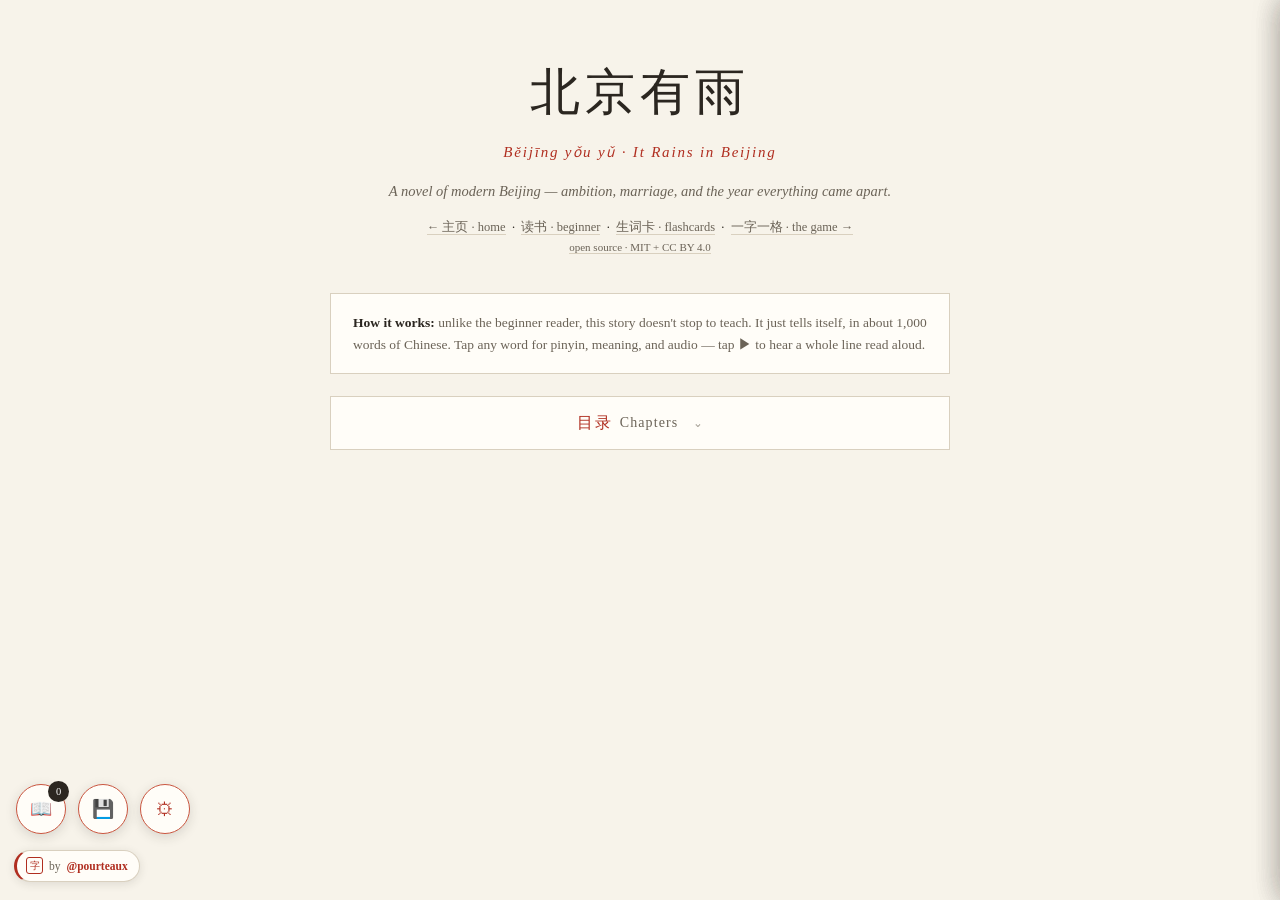
<file: int-template.html>
<!DOCTYPE html>
<html lang="zh-CN">
<head>
<meta charset="UTF-8">
<meta name="viewport" content="width=device-width, initial-scale=1.0">
<meta name="color-scheme" content="only light">
<meta name="theme-color" content="#f7f3ea">
<title>北京有雨 · The Early Intermediate Reader — 一字一世界</title>
<meta name="description" content="A novel of modern Beijing, written entirely in the 1,000 essential words. Tap any word for pinyin, meaning and audio, or reveal a whole line in English.">
<link rel="icon" href="favicon.ico" sizes="any">
<link rel="icon" type="image/png" sizes="32x32" href="favicon-32x32.png">
<link rel="apple-touch-icon" sizes="180x180" href="apple-touch-icon.png">
<style>
:root{
  color-scheme: only light;
  --paper:#f7f3ea; --paper-deep:#efe9db; --ink:#2b2620; --ink-soft:#6b6357;
  --seal:#b02e20; --seal-soft:#c9553f; --jade:#3e6b5a; --indigo:#3d4d6b;
  --line:#d9d0bf; --card:#fffdf8;
}
*{margin:0;padding:0;box-sizing:border-box}
html{background:#f7f3ea !important;scroll-behavior:smooth}
body{
  background:#f7f3ea !important; color:#2b2620 !important;
  font-family:Georgia,'Times New Roman',serif; line-height:1.6;
}
.hanzi{font-family:'Kaiti SC','KaiTi','STKaiti','Kaiti TC','Noto Serif SC',serif}

#progressbar{position:fixed;top:0;left:0;height:3px;background:var(--seal);z-index:120;width:0;transition:width .1s}

header{max-width:760px;margin:0 auto;padding:52px 22px 10px;text-align:center}
h1{font-size:clamp(34px,7vw,50px);font-weight:400;letter-spacing:.1em}
.brand-pinyin{display:block;color:var(--seal);font-style:italic;font-size:15px;letter-spacing:.12em;margin-top:8px}
.tagline{margin-top:16px;color:var(--ink-soft);font-size:14.5px;font-style:italic}
.navlinks{margin-top:14px;font-size:12.5px}
.navlinks a{color:var(--ink-soft);text-decoration:none;border-bottom:1px solid var(--line)}
.navlinks a:hover{color:var(--seal);border-color:var(--seal)}

.howbox{
  max-width:620px;margin:26px auto 0;padding:18px 22px;
  background:var(--card);border:1px solid var(--line);font-size:13.5px;color:var(--ink-soft);
}
.howbox b{color:var(--ink)}

/* ---- table of contents ---- */
.toc-wrap{max-width:620px;margin:22px auto 0;background:var(--card);border:1px solid var(--line)}
.toc-wrap summary{padding:13px 20px;cursor:pointer;list-style:none;font-size:14px;letter-spacing:.08em;color:var(--ink-soft);display:flex;align-items:center;justify-content:center;gap:8px}
.toc-wrap summary::-webkit-details-marker{display:none}
.toc-wrap summary .hanzi{color:var(--seal);font-size:16px}
.toc-list{padding:4px 18px 16px;display:grid;grid-template-columns:1fr 1fr;gap:2px;max-height:300px;overflow-y:auto}
.toc-list a{padding:7px 10px;text-decoration:none;color:var(--ink);font-size:13px;border-bottom:1px solid #f1ece1}
.toc-list a:hover{background:var(--paper-deep);color:var(--seal)}
.toc-list a .n{color:var(--seal);font-size:11px;margin-right:7px}
@media (max-width:560px){ .toc-list{grid-template-columns:1fr} }

/* ---- story ---- */
main{max-width:680px;margin:0 auto;padding:30px 22px 140px}
.chapter-head{margin:64px 0 30px;text-align:center}
.chapter-head:first-child{margin-top:20px}
.chapter-head .rule{width:56px;height:1px;background:var(--seal);margin:0 auto 20px}
.chapter-head h2{font-size:27px;font-weight:400;letter-spacing:.08em}
.chapter-head .cp{color:var(--seal);font-style:italic;font-size:13.5px;margin-top:6px}
.chapter-head .en{color:var(--ink-soft);font-size:11.5px;letter-spacing:.14em;text-transform:uppercase;margin-top:5px}

p.para{margin:0 0 19px;font-size:20.5px;line-height:2.05;text-indent:0}
.w{cursor:pointer;border-radius:2px;transition:background .1s,color .1s;padding:0 .5px}
.w:hover,.w.active{background:#fbeeec;color:var(--seal)}
.line-spk{
  display:inline-flex;align-items:center;justify-content:center;flex:none;
  width:20px;height:20px;border-radius:50%;border:1px solid var(--line);
  background:var(--card);color:var(--seal-soft);cursor:pointer;font-size:8.5px;
  vertical-align:middle;margin-right:9px;margin-top:-4px;transition:all .12s;padding:0;
}
.line-spk:hover{background:var(--seal-soft);color:#fff;border-color:var(--seal-soft)}
.no-tts .line-spk,.no-tts .spk{display:none}
.line-tr{
  display:inline-flex;align-items:center;justify-content:center;flex:none;
  width:20px;height:20px;border-radius:50%;border:1px solid var(--line);
  background:var(--card);color:var(--indigo);cursor:pointer;font-size:9.5px;
  vertical-align:middle;margin-right:9px;margin-top:-4px;transition:all .12s;padding:0;
  font-family:Georgia,serif;
}
.line-tr:hover{background:var(--indigo);color:#fff;border-color:var(--indigo)}
.line-tr.on{background:var(--indigo);color:#fff;border-color:var(--indigo)}
.trans{
  display:none;margin:-8px 0 20px 30px;padding:10px 14px;
  border-left:2px solid #b6bfd0;background:#f4f6fa;
  font-family:Georgia,serif;font-size:15px;line-height:1.55;color:#4a5468;
}
.trans.show{display:block}
body.show-all-trans .trans{display:block}

/* ---- word list drawer ---- */
#wl-btn{
  position:fixed;left:16px;bottom:66px;z-index:110;width:50px;height:50px;border-radius:50%;
  background:var(--card);color:var(--seal);border:1.5px solid var(--seal-soft);cursor:pointer;font-size:18px;
  box-shadow:0 3px 12px rgba(43,38,32,.15);transition:transform .15s,background .15s,color .15s;
  display:flex;align-items:center;justify-content:center;padding:0;
}
#wl-btn:hover{transform:scale(1.07);background:var(--seal);color:#fff;border-color:var(--seal)}
#wl-btn .cnt{
  position:absolute;top:-4px;right:-4px;background:var(--ink);color:#fff;
  font-family:Georgia,serif;font-size:10.5px;min-width:21px;height:21px;border-radius:11px;
  display:flex;align-items:center;justify-content:center;padding:0 5px;
}
#dr-search{margin:12px 24px 6px;padding:9px 12px;font-family:inherit;font-size:13px;border:1px solid var(--line);background:var(--paper);color:var(--ink)}
#dr-filter{padding:0 24px 8px;display:flex;gap:8px;align-items:center}
#reviewToggle{
  font-family:inherit;font-size:11.5px;cursor:pointer;background:var(--card);
  border:1px solid var(--line);color:var(--ink-soft);padding:6px 12px;transition:all .13s;
}
#reviewToggle:hover{border-color:#e0a92b;color:#e0a92b}
#reviewToggle.on{background:#e0a92b;border-color:#e0a92b;color:#fff}
#reviewCount{font-size:11px;color:var(--ink-soft)}
#dr-list{flex:1;overflow-y:auto;padding:6px 24px 30px}
.dr-item{display:flex;align-items:baseline;gap:9px;padding:7px 0;border-bottom:1px solid #f1ece1;font-size:14px}
.dr-item .hz{font-size:19px;min-width:62px}
.dr-item .py{color:var(--seal);font-style:italic;min-width:78px;font-size:13px}
.dr-item .df{color:var(--ink-soft);flex:1;font-size:12.5px}
.dr-item .lv{font-size:9px;letter-spacing:.1em;color:#b0a795;text-transform:uppercase;white-space:nowrap}
.dr-item .spk{width:20px;height:20px;font-size:9.5px;border-color:var(--line);background:var(--card);color:var(--seal)}
.dr-item .spk:hover{background:var(--seal);color:#fff}
.star{
  display:inline-flex;align-items:center;justify-content:center;flex:none;
  width:20px;height:20px;border-radius:50%;border:1px solid var(--line);
  background:var(--card);color:#c3b9a5;cursor:pointer;font-size:10px;transition:all .12s;padding:0;
}
.star:hover{border-color:#e0a92b;color:#e0a92b;background:#fdf6e6}
.star.on{background:#e0a92b;border-color:#e0a92b;color:#fff}

#dr-play{padding:10px 24px 12px;border-bottom:1px solid var(--line)}
#dr-play{display:flex;gap:8px}
#dr-play button{flex:1}
#cardsBtn{
  display:flex;align-items:center;justify-content:center;gap:7px;
  background:#e0a92b;border:none;color:#fff;font-family:inherit;font-size:13px;
  letter-spacing:.04em;padding:11px 10px;cursor:pointer;transition:all .14s;
}
#cardsBtn:hover{background:#c9971f}
#cardsBtn:disabled{background:var(--line);color:var(--ink-soft);cursor:default}
#cardsBtn .hanzi{font-size:15px}

#playBtn{
  width:100%;display:flex;align-items:center;justify-content:center;gap:8px;
  background:var(--jade);border:none;color:#fff;font-family:inherit;font-size:13px;
  letter-spacing:.04em;padding:11px 14px;cursor:pointer;transition:all .14s;
}
#playBtn:hover{background:var(--jade-soft,#5d8a77)}
#playBtn:disabled{background:var(--line);color:var(--ink-soft);cursor:default}
#playBtn .hanzi{font-size:15px}
.dr-empty{padding:22px 0;color:var(--ink-soft);font-style:italic;font-size:13.5px}
.toggle-row{display:flex;align-items:center;justify-content:space-between;gap:10px;margin-bottom:10px}
.toggle-row label{font-size:12.5px;color:var(--ink)}
.toggle-row input{width:17px;height:17px;accent-color:var(--seal)}

/* ---- tooltip ---- */
#tip{
  position:absolute;z-index:100;background:var(--ink);color:var(--paper);
  padding:9px 13px;font-size:14px;max-width:290px;line-height:1.45;
  box-shadow:0 6px 22px rgba(43,38,32,.3);opacity:0;pointer-events:none;
  transition:opacity .12s;display:none;
}
#tip .t-hz{font-size:19px;margin-right:8px}
#tip .t-py-row{display:inline-flex;align-items:center;gap:7px}
#tip .t-py{color:#e8b3a9;font-style:italic}
#tip .t-def{display:block;margin-top:3px;color:#cfc8bc;font-size:13px}
#tip .t-lv{display:block;margin-top:4px;font-size:9px;letter-spacing:.13em;text-transform:uppercase;color:#8f8676}
.spk{
  display:inline-flex;align-items:center;justify-content:center;flex:none;
  width:20px;height:20px;border-radius:50%;border:1px solid rgba(255,255,255,.35);
  background:transparent;color:#e8b3a9;cursor:pointer;font-size:10px;transition:all .12s;padding:0;
}
.spk:hover{background:rgba(255,255,255,.18);color:#fff}
#tip .tip-star{border-color:rgba(255,255,255,.35);background:transparent;color:#c8bfae}
#tip .tip-star:hover{background:rgba(224,169,43,.25);color:#f0c46b;border-color:#e0a92b}
#tip .tip-star.on{background:#e0a92b;border-color:#e0a92b;color:#fff}

/* ---- floating buttons + settings ---- */
#settings-btn{
  position:fixed;left:140px;bottom:66px;z-index:110;width:50px;height:50px;border-radius:50%;
  background:var(--card);color:var(--seal);border:1.5px solid var(--seal-soft);cursor:pointer;font-size:18px;
  box-shadow:0 3px 12px rgba(43,38,32,.15);transition:transform .15s,background .15s,color .15s;
  display:flex;align-items:center;justify-content:center;padding:0;
}
#settings-btn:hover{transform:scale(1.07) rotate(28deg);background:var(--seal);color:#fff;border-color:var(--seal)}
#scrim{position:fixed;inset:0;background:rgba(43,38,32,.35);z-index:95;opacity:0;pointer-events:none;transition:opacity .25s}
#scrim.on{opacity:1;pointer-events:auto}
.side-panel{
  position:fixed;top:0;right:0;bottom:0;width:min(390px,100vw);background:var(--card);z-index:100;
  transform:translateX(102%);transition:transform .28s cubic-bezier(.4,0,.2,1);
  box-shadow:-6px 0 30px rgba(43,38,32,.18);display:flex;flex-direction:column;
}
.side-panel.open{transform:translateX(0)}
.dr-head{padding:22px 24px 14px;border-bottom:1px solid var(--line);position:relative}
.dr-head h2{font-weight:400;font-size:20px;letter-spacing:.06em}
.dr-head .dr-sub{font-size:12px;color:var(--ink-soft);margin-top:4px}
.dr-head button{position:absolute;right:18px;top:20px;background:none;border:none;font-size:19px;color:var(--ink-soft);cursor:pointer}
#dr-voice{padding:16px 24px}
.dr-voice-row{display:flex;align-items:center;gap:10px;margin-bottom:10px}
.dr-voice-row label{font-size:11px;letter-spacing:.1em;text-transform:uppercase;color:var(--ink-soft);min-width:44px}
.dr-voice-row select{flex:1;font-family:inherit;font-size:12.5px;color:var(--ink);background:var(--paper);border:1px solid var(--line);padding:5px 8px;min-width:0}
.dr-voice-row input[type=range]{flex:1;accent-color:var(--seal)}
.dr-voice-row #rateVal{font-size:11.5px;color:var(--seal);min-width:34px;text-align:right}
#voiceTestBtn{flex:none;width:26px;height:26px;border-radius:50%;border:1px solid var(--seal-soft);background:var(--card);color:var(--seal-soft);cursor:pointer;font-size:10px;display:flex;align-items:center;justify-content:center;padding:0}
#voiceTestBtn:hover{background:var(--seal-soft);color:#fff}
#voiceNote{font-size:11.5px;color:var(--ink-soft);font-style:italic;line-height:1.4}
#dr-reset{padding:14px 24px 18px;border-top:1px dashed var(--line);margin-top:auto}
#dr-reset button{width:100%;background:var(--card);border:1px solid var(--line);color:var(--ink-soft);font-family:inherit;font-size:12.5px;padding:10px 14px;cursor:pointer;transition:all .15s}
#dr-reset button:hover{border-color:var(--seal);color:var(--seal);background:#fbeeec}

/* ---- save & transfer ---- */
#save-btn{
  position:fixed;left:78px;bottom:66px;z-index:110;width:50px;height:50px;border-radius:50%;
  background:var(--card);color:var(--seal);border:1.5px solid var(--seal-soft);cursor:pointer;font-size:18px;
  box-shadow:0 3px 12px rgba(43,38,32,.15);transition:transform .15s,background .15s,color .15s;
  display:flex;align-items:center;justify-content:center;padding:0;
}
#save-btn:hover{transform:scale(1.07);background:var(--seal);color:#fff;border-color:var(--seal)}
#dr-backup{padding:16px 24px}
.bk-stats{font-size:12px;color:var(--ink-soft);margin-bottom:12px}
.bk-stats b{color:var(--seal);font-size:14px}
.bk-row{display:flex;gap:8px;margin-bottom:8px}
#dr-backup button{
  flex:1;font-family:inherit;font-size:12px;background:var(--card);
  border:1px solid var(--line);color:var(--ink-soft);padding:9px 10px;cursor:pointer;transition:all .13s;
}
#dr-backup button:hover{border-color:var(--seal);color:var(--seal);background:#fbeeec}
.bk-note{font-size:11.5px;color:var(--ink-soft);font-style:italic;line-height:1.45;margin-top:4px}

/* ---- continue banner ---- */
.continue-bar{
  max-width:560px;margin:20px auto 0;padding:12px 18px;
  border:1px solid #dcb6ae;background:#fbeeec;color:var(--ink);
  display:none;align-items:center;justify-content:space-between;gap:14px;font-size:13.5px;
}
.continue-bar b{color:var(--seal)}
.continue-bar .cb-actions{display:flex;align-items:center;gap:8px;flex:none}
#continueBtn{background:var(--seal);color:#fff;border:none;padding:7px 15px;font-size:12.5px;cursor:pointer;font-family:inherit;white-space:nowrap}
#continueDismiss{background:none;border:none;color:var(--ink-soft);font-size:16px;cursor:pointer}
@media (max-width:560px){ .continue-bar{flex-direction:column;align-items:stretch;text-align:center} .continue-bar .cb-actions{justify-content:center} }

#credit-badge{
  position:fixed;left:14px;bottom:18px;z-index:52;
  display:flex;align-items:center;gap:6px;padding:6px 11px 6px 9px;
  background:var(--card);border:1px solid var(--line);border-left:3px solid var(--seal);
  border-radius:20px;font-size:11.5px;color:var(--ink-soft);text-decoration:none;box-shadow:0 2px 10px rgba(43,38,32,.12);
}
#credit-badge .cb-seal{width:17px;height:17px;flex:none;border:1.5px solid var(--seal);color:var(--seal);border-radius:3px;display:flex;align-items:center;justify-content:center;font-size:10px}
#credit-badge b{color:var(--seal)}
@media (max-width:640px){ #credit-badge{display:none} }
.endmark{text-align:center;margin:70px 0 40px}
.endmark .seal{width:74px;height:74px;border:3px solid var(--seal);color:var(--seal);display:flex;align-items:center;justify-content:center;font-size:32px;margin:0 auto 16px}
.endmark p{color:var(--ink-soft);font-size:13.5px;font-style:italic}
</style>
</head>
<body>
<div id="progressbar"></div>

<header>
  <h1 class="hanzi">北京有雨</h1>
  <span class="brand-pinyin">Běijīng yǒu yǔ · It Rains in Beijing</span>
  <p class="tagline">A novel of modern Beijing — ambition, marriage, and the year everything came apart.</p>
  <p class="navlinks">
    <a href="index.html">← 主页 · home</a> &nbsp;·&nbsp;
    <a href="read.html">读书 · beginner</a> &nbsp;·&nbsp;
    <a href="cards.html">生词卡 · flashcards</a> &nbsp;·&nbsp;
    <a href="game.html">一字一格 · the game →</a><br><a href="license.html" style="font-size:11px">open source · MIT + CC BY 4.0</a>
  </p>
</header>

<div class="continue-bar" id="continueBar">
  <span id="continueText"></span>
  <div class="cb-actions">
    <button id="continueBtn">Continue →</button>
    <button id="continueDismiss" title="Dismiss">✕</button>
  </div>
</div>

<div class="howbox">
  <b>How it works:</b> unlike the beginner reader, this story doesn't stop to teach. It just tells itself, in about 1,000 words of Chinese. Tap any word for pinyin, meaning, and audio — tap ▶ to hear a whole line read aloud.
</div>

<details class="toc-wrap" id="tocWrap">
  <summary><span class="hanzi">目录</span> Chapters <span id="tocCount"></span> ⌄</summary>
  <div class="toc-list" id="tocList"></div>
</details>

<main id="story"></main>

<div id="tip"></div>
<div id="scrim"></div>

<button id="wl-btn" title="Words you've read">📖<span class="cnt" id="wl-cnt">0</span></button>
<button id="settings-btn" title="Settings">⚙</button>
<button id="save-btn" title="Save &amp; transfer progress">💾</button>

<aside id="drawer" class="side-panel">
  <div class="dr-head">
    <h2><span class="hanzi">词表</span> · Words You've Read</h2>
    <div class="dr-sub"><b id="dr-tot">0</b> of 1,000 collected</div>
    <button id="dr-close">✕</button>
  </div>
  <input id="dr-search" type="text" placeholder="Search hanzi, pinyin, or English…">
  <div id="dr-filter">
    <button id="reviewToggle">★ Review list</button>
    <span id="reviewCount"></span>
  </div>
  <div id="dr-play">
    <button id="playBtn"><span class="hanzi">复习</span> Play these words →</button>
    <button id="cardsBtn"><span class="hanzi">生词卡</span> Flashcards →</button>
  </div>
  <div id="dr-list"></div>
</aside>
<aside id="settingsPanel" class="side-panel">
  <div class="dr-head">
    <h2><span class="hanzi">设置</span> · Settings</h2>
    <div class="dr-sub">Voice, playback speed, and progress</div>
    <button id="settings-close">✕</button>
  </div>
  <div id="dr-voice">
    <div class="dr-voice-row">
      <label for="voiceSelect">Voice</label>
      <select id="voiceSelect"></select>
      <button id="voiceTestBtn" title="Test this voice">▶</button>
    </div>
    <div class="dr-voice-row">
      <label for="rateRange">Speed</label>
      <input type="range" id="rateRange" min="0.6" max="1.2" step="0.02">
      <span id="rateVal"></span>
    </div>
    <div id="voiceNote"></div>
  </div>
  <div id="dr-voice" style="padding-top:0">
    <div class="toggle-row">
      <label for="allTrans">Always show English translations</label>
      <input type="checkbox" id="allTrans">
    </div>
  </div>
  <div id="dr-reset"><button id="resetBtn">↺ Clear history (words, stars, progress)</button></div>
</aside>
<aside id="savePanel" class="side-panel">
  <div class="dr-head">
    <h2><span class="hanzi">存档</span> · Save &amp; Transfer</h2>
    <div class="dr-sub">Back up your progress or move it to another device</div>
    <button id="save-close">✕</button>
  </div>
  <div id="dr-backup">
    <div class="bk-stats" id="bkStats"></div>
    <div class="bk-row">
      <button id="bkDownload">⤓ Download backup file</button>
      <button id="bkCode">⧉ Copy transfer code</button>
    </div>
    <div class="bk-row">
      <button id="bkRestore">⤒ Restore from file or code</button>
    </div>
    <input type="file" id="bkFile" accept="application/json,.json" style="display:none">
    <div class="bk-note" id="bkNote">Your stars and known words live in this browser only. Back them up to move to another device.</div>
  </div>
</aside>

<a id="credit-badge" href="https://x.com/pourteaux" target="_blank" rel="noopener">
  <span class="cb-seal hanzi">字</span> by <b>@pourteaux</b>
</a>

<script>
__DATA__
</script>
<script>
/* ============================================================
   一字一世界 — shared progress store
   One source of truth for starred words and known words across
   every page. Inlined into each page by the build step.
   ============================================================ */
const YZYG = (function(){
  const STAR_KEY='yzyg-stars-v1';
  const KNOWN_KEY='yzyg-known-v1';
  const MISSED_KEY='yzyg-missed-v1';
  const SEEN_KEY='yzyg-seen-v1';

  /* legacy keys from before the stores were unified */
  const LEGACY_STARS=['manmandu-review-v1','yzyg-int-review-v1'];
  const LEGACY_SEEN=['yzyg-int-collected-v1'];

  function readSet(key){
    try{ const raw=localStorage.getItem(key); return raw?new Set(JSON.parse(raw)):new Set(); }
    catch(e){ return new Set(); }
  }
  function writeSet(key,set){
    try{ localStorage.setItem(key, JSON.stringify([...set])); }catch(e){}
  }

  let stars=readSet(STAR_KEY);
  let known=readSet(KNOWN_KEY);
  let missed=readSet(MISSED_KEY);
  let seen=readSet(SEEN_KEY);

  /* one-time migration: fold the old per-page lists into the unified ones */
  (function migrate(){
    let changed=false;
    LEGACY_STARS.forEach(k=>{
      const old=readSet(k);
      if(old.size){ old.forEach(w=>stars.add(w)); changed=true; try{ localStorage.removeItem(k); }catch(e){} }
    });
    LEGACY_SEEN.forEach(k=>{
      const old=readSet(k);
      if(old.size){ old.forEach(w=>seen.add(w)); try{ localStorage.removeItem(k); }catch(e){} }
    });
    if(changed) writeSet(STAR_KEY,stars);
    writeSet(SEEN_KEY,seen);
  })();

  /* listeners so open panels can refresh when something changes */
  const listeners=new Set();
  function notify(){ listeners.forEach(fn=>{ try{ fn(); }catch(e){} }); }

  /* keep multiple open tabs in sync */
  window.addEventListener('storage',e=>{
    if(e.key===STAR_KEY){ stars=readSet(STAR_KEY); notify(); }
    if(e.key===KNOWN_KEY){ known=readSet(KNOWN_KEY); notify(); }
    if(e.key===MISSED_KEY){ missed=readSet(MISSED_KEY); notify(); }
    if(e.key===SEEN_KEY){ seen=readSet(SEEN_KEY); notify(); }
  });

  return {
    /* ---- starred ---- */
    isStarred: w=>stars.has(w),
    stars: ()=>stars,
    starCount: ()=>stars.size,
    toggleStar(w){
      if(stars.has(w)) stars.delete(w); else stars.add(w);
      writeSet(STAR_KEY,stars); notify();
      return stars.has(w);
    },
    setStar(w,on){
      if(on) stars.add(w); else stars.delete(w);
      writeSet(STAR_KEY,stars); notify();
    },

    /* ---- known ---- */
    isKnown: w=>known.has(w),
    known: ()=>known,
    knownCount: ()=>known.size,
    markKnown(w){ if(!known.has(w)){ known.add(w); writeSet(KNOWN_KEY,known); notify(); } },
    unmarkKnown(w){ if(known.has(w)){ known.delete(w); writeSet(KNOWN_KEY,known); notify(); } },
    toggleKnown(w){ known.has(w)?known.delete(w):known.add(w); writeSet(KNOWN_KEY,known); notify(); return known.has(w); },

    /* ---- missed (most recent attempt, in the game or flashcards, was wrong) ---- */
    isMissed: w=>missed.has(w),
    missed: ()=>missed,
    missedCount: ()=>missed.size,
    markMissed(w){ if(!missed.has(w)){ missed.add(w); writeSet(MISSED_KEY,missed); notify(); } },
    unmarkMissed(w){ if(missed.has(w)){ missed.delete(w); writeSet(MISSED_KEY,missed); notify(); } },

    /* ---- seen (words encountered while reading) ---- */
    isSeen: w=>seen.has(w),
    seen: ()=>seen,
    seenCount: ()=>seen.size,
    markSeen(words){
      let added=false;
      (Array.isArray(words)?words:[words]).forEach(w=>{ if(w && !seen.has(w)){ seen.add(w); added=true; } });
      if(added){ writeSet(SEEN_KEY,seen); notify(); }
      return added;
    },
    flushSeen(){ writeSet(SEEN_KEY,seen); },

    onChange(fn){ listeners.add(fn); return ()=>listeners.delete(fn); },

    /* ---- backup / restore ----
       Exports everything as one JSON payload. Also available as a compact
       base64 code so progress can move between devices by copy-paste. */
    exportData(){
      return {
        v:1,
        app:'yzyg',
        exported:new Date().toISOString(),
        stars:[...stars],
        known:[...known],
        missed:[...missed],
        seen:[...seen],
        progress:{
          reader: (()=>{ try{ return JSON.parse(localStorage.getItem('manmandu-progress-v1')||'null'); }catch(e){ return null; } })(),
          novel:  (()=>{ try{ return JSON.parse(localStorage.getItem('yzyg-int-progress-v1')||'null'); }catch(e){ return null; } })()
        },
        best: parseInt(localStorage.getItem('yzyg-best')||'0',10)||0
      };
    },
    exportCode(){
      /* base64 of the UTF-8 JSON — safe to paste anywhere */
      const json=JSON.stringify(this.exportData());
      const bytes=new TextEncoder().encode(json);
      let bin=''; bytes.forEach(b=>bin+=String.fromCharCode(b));
      return btoa(bin);
    },
    importData(obj,{merge=true}={}){
      if(!obj || obj.app!=='yzyg') throw new Error('This does not look like a 一字一世界 backup.');
      if(!merge){ stars=new Set(); known=new Set(); missed=new Set(); seen=new Set(); }
      (obj.stars||[]).forEach(w=>stars.add(w));
      (obj.known||[]).forEach(w=>known.add(w));
      (obj.missed||[]).forEach(w=>missed.add(w));
      (obj.seen ||[]).forEach(w=>seen.add(w));
      writeSet(STAR_KEY,stars); writeSet(KNOWN_KEY,known); writeSet(MISSED_KEY,missed); writeSet(SEEN_KEY,seen);
      try{
        if(obj.progress&&obj.progress.reader) localStorage.setItem('manmandu-progress-v1',JSON.stringify(obj.progress.reader));
        if(obj.progress&&obj.progress.novel)  localStorage.setItem('yzyg-int-progress-v1',JSON.stringify(obj.progress.novel));
        if(obj.best) localStorage.setItem('yzyg-best',String(Math.max(obj.best, parseInt(localStorage.getItem('yzyg-best')||'0',10)||0)));
      }catch(e){}
      notify();
      return {stars:stars.size, known:known.size, missed:missed.size, seen:seen.size};
    },
    importCode(code,opts){
      const bin=atob(String(code).trim());
      const bytes=Uint8Array.from(bin,c=>c.charCodeAt(0));
      const json=new TextDecoder().decode(bytes);
      return this.importData(JSON.parse(json),opts);
    },
    clearAll(){
      stars=new Set(); known=new Set(); missed=new Set(); seen=new Set();
      try{
        [STAR_KEY,KNOWN_KEY,MISSED_KEY,SEEN_KEY,'manmandu-progress-v1','yzyg-int-progress-v1'].forEach(k=>localStorage.removeItem(k));
      }catch(e){}
      notify();
    }
  };
})();

</script>
<script>
(function(){
const $=s=>document.querySelector(s);
if('scrollRestoration' in history) history.scrollRestoration='manual';

/* ---------- audio ---------- */
let ttsVoices=[];
let ttsRate=parseFloat(localStorage.getItem('manmandu-rate')||'0.92')||0.92;
let ttsVoiceName=null;
try{ ttsVoiceName=localStorage.getItem('manmandu-voice-name'); }catch(e){}
function voiceScore(v){
  let s=0; const lang=(v.lang||'').toLowerCase();
  if(lang.startsWith('zh')) s+=100; else return -1;
  if(lang==='zh-cn') s+=20;
  if(!v.localService) s+=15;
  if(/google/i.test(v.name)) s+=12;
  if(/neural|natural|enhanced|premium|online|wavenet/i.test(v.name)) s+=10;
  return s;
}
function bestVoices(){ return ttsVoices.map(v=>({v,s:voiceScore(v)})).filter(x=>x.s>=0).sort((a,b)=>b.s-a.s).map(x=>x.v); }
function populateVoiceSelect(){
  const sel=$('#voiceSelect'); if(!sel) return;
  const zh=bestVoices(), note=$('#voiceNote');
  if(!zh.length){ sel.innerHTML='<option value="">(no Chinese voice found)</option>'; sel.disabled=true;
    if(note) note.textContent='Your browser has no Chinese voice installed — try Chrome or Edge.'; return; }
  sel.disabled=false;
  sel.innerHTML=zh.map(v=>`<option value="${v.name}">${v.name}${v.localService?'':' \u2601'}</option>`).join('');
  const match=zh.find(v=>v.name===ttsVoiceName);
  sel.value=match?match.name:zh[0].name;
  if(!match) ttsVoiceName=sel.value;
  if(note) note.textContent=zh.length>1?`${zh.length} Chinese voices found (\u2601 = higher-quality cloud voice).`:'';
}
function loadVoices(){ try{ ttsVoices=window.speechSynthesis.getVoices()||[]; }catch(e){} populateVoiceSelect(); }
if('speechSynthesis' in window){ loadVoices(); window.speechSynthesis.onvoiceschanged=loadVoices; }
else{ document.documentElement.classList.add('no-tts'); }
function speak(text){
  if(!text || !('speechSynthesis' in window)) return;
  try{ window.speechSynthesis.cancel(); }catch(e){}
  try{
    const u=new SpeechSynthesisUtterance(text);
    u.lang='zh-CN'; u.rate=ttsRate;
    try{
      const chosen=ttsVoices.find(v=>v.name===ttsVoiceName);
      const v=chosen || bestVoices()[0] || ttsVoices.find(v=>v.lang && v.lang.toLowerCase().startsWith('zh'));
      if(v) u.voice=v;
    }catch(e){}
    window.speechSynthesis.speak(u);
  }catch(e){}
}

/* ---------- build the story ---------- */
const PUNCT=new Set(['，','。','！','？','：','；','、','…','—','「','」','『','』','（','）','《','》','·','“','”','‘','’']);
const storyEl=$('#story'), tocList=$('#tocList');
let chIdx=0; const chapters=[];
const frag=document.createDocumentFragment();

STORY.forEach(item=>{
  if(item.ch){
    chIdx++;
    const id='ch'+chIdx;
    chapters.push({id,ch:item.ch,cp:item.cp,en:item.en,n:chIdx});
    const h=document.createElement('div');
    h.className='chapter-head'; h.id=id;
    h.innerHTML=`<div class="rule"></div><h2 class="hanzi">${item.ch}</h2>
                 <div class="cp">${item.cp||''}</div><div class="en">${item.en||''}</div>`;
    frag.appendChild(h);
    return;
  }
  const p=document.createElement('p');
  p.className='para hanzi';
  const plain=item.p.filter(t=>!['「','」','『','』','（','）'].includes(t)).join('');
  const esc=x=>x.replace(/&/g,'&amp;').replace(/"/g,'&quot;').replace(/</g,'&lt;');
  let html=`<button class="line-spk" data-t="${esc(plain)}" aria-label="Play line">\u25b6</button>`;
  if(item.en) html+=`<button class="line-tr" aria-label="Show translation" title="Translate this line">A</button>`;
  html+=item.p.map(tok=>{
    if(PUNCT.has(tok)) return tok;
    if(VOCAB[tok]) return `<span class="w" data-w="${tok}">${tok}</span>`;
    return tok;
  }).join('');
  p.innerHTML=html;
  p.dataset.words=item.p.filter(t=>VOCAB[t]).join(',');
  frag.appendChild(p);
  if(item.en){
    const tr=document.createElement('div');
    tr.className='trans'; tr.textContent=item.en;
    frag.appendChild(tr);
  }
});
storyEl.appendChild(frag);

/* table of contents */
$('#tocCount').textContent='('+chapters.length+')';
tocList.innerHTML=chapters.map(c=>`<a href="#${c.id}"><span class="n">${c.n}</span>${c.ch}</a>`).join('');
tocList.addEventListener('click',()=>{ $('#tocWrap').open=false; });

/* ---------- tooltip ---------- */
const tip=$('#tip'); let tipFor=null;
const isHover=window.matchMedia('(hover:hover)').matches;
function showTip(el){
  const v=VOCAB[el.dataset.w]; if(!v) return;
  const w=el.dataset.w;
  tip.innerHTML=`<span class="t-hz hanzi">${w}</span>`+
    `<span class="t-py-row"><span class="t-py">${v.p}</span>`+
    `<button class="spk" data-w="${w}" aria-label="Play pronunciation">🔊</button>`+
    `<button class="star tip-star${review.has(w)?' on':''}" data-star="${w}" `+
    `aria-label="Mark for review" title="Mark for review">★</button></span>`+
    `<span class="t-def">${v.d}</span><span class="t-lv">${v.l}</span>`;
  tip.style.opacity=0; tip.style.display='block'; tip.style.pointerEvents='auto';
  const r=el.getBoundingClientRect(), tw=tip.offsetWidth;
  let x=r.left+window.scrollX+r.width/2-30;
  x=Math.max(8,Math.min(x,window.scrollX+document.documentElement.clientWidth-tw-8));
  const above=r.top>120;
  tip.style.left=x+'px';
  tip.style.top=above?(r.top+window.scrollY-tip.offsetHeight-9)+'px':(r.bottom+window.scrollY+9)+'px';
  tip.style.opacity=1; tipFor=el; el.classList.add('active');
}
function hideTip(){ tip.style.opacity=0; tip.style.pointerEvents='none'; if(tipFor){tipFor.classList.remove('active');tipFor=null;} }
let hideTimer=null;
function cancelHide(){ clearTimeout(hideTimer); hideTimer=null; }
function scheduleHide(){ cancelHide(); hideTimer=setTimeout(hideTip,260); }
if(isHover){
  document.addEventListener('mouseover',e=>{const w=e.target.closest('.w'); if(w){ cancelHide(); showTip(w); }});
  document.addEventListener('mouseout',e=>{ if(e.target.closest('.w')) scheduleHide(); });
  // keep the tooltip alive while the pointer is inside it, so its buttons are usable
  tip.addEventListener('mouseenter',cancelHide);
  tip.addEventListener('mouseleave',scheduleHide);
}
document.addEventListener('click',e=>{
  const ltr=e.target.closest('.line-tr');
  if(ltr){
    const tr=ltr.closest('.para').nextElementSibling;
    if(tr && tr.classList.contains('trans')){
      const on=tr.classList.toggle('show');
      ltr.classList.toggle('on',on);
    }
    e.stopPropagation(); return;
  }
  const star=e.target.closest('.star');
  if(star){ toggleReview(star.dataset.star); cancelHide(); e.stopPropagation(); return; }
  const lspk=e.target.closest('.line-spk');
  if(lspk){ speak(lspk.dataset.t); e.stopPropagation(); return; }
  const spk=e.target.closest('.spk');
  if(spk){ speak(spk.dataset.w); e.stopPropagation(); return; }
  const w=e.target.closest('.w');
  if(w){
    speak(w.dataset.w);
    if(!isHover && tipFor===w){ hideTip(); } else { hideTip(); showTip(w); }
    e.stopPropagation();
  } else hideTip();
});
window.addEventListener('scroll',()=>{ if(tipFor)hideTip(); },{passive:true});

/* ---------- collected words + review stars ---------- */
/* collected words and stars both live in the shared store now */
const collected={ has:w=>YZYG.isSeen(w), get size(){ return YZYG.seenCount(); } };
const review={ has:w=>YZYG.isStarred(w), get size(){ return YZYG.starCount(); } };
let collDirty=true, saveCollTimer=null, collPending=false;
function writeCollected(){ YZYG.flushSeen(); }
function saveCollected(){
  // throttle (not debounce): a long smooth scroll fires continuously and a debounce
  // would keep deferring the write until the user stopped, losing data on reload
  if(collPending) return;
  collPending=true;
  saveCollTimer=setTimeout(()=>{ collPending=false; writeCollected(); },400);
}
function updateCounts(){
  $('#wl-cnt').textContent=YZYG.seenCount();
  $('#dr-tot').textContent=YZYG.seenCount();
  const c=$('#reviewCount'); if(c) c.textContent=YZYG.starCount()?YZYG.starCount()+' marked':'';
}
function toggleReview(w){
  const on=YZYG.toggleStar(w);
  document.querySelectorAll(`.star[data-star="${w}"]`).forEach(b=>b.classList.toggle('on',on));
  updateCounts();
  if(reviewOnly){ collDirty=true; renderDrawer(); }
}

/* collect words as their paragraph scrolls into view */
const io=new IntersectionObserver(entries=>{
  let added=false;
  entries.forEach(en=>{
    if(!en.isIntersecting) return;
    const ws=en.target.dataset.words;
    if(ws && YZYG.markSeen(ws.split(','))) added=true;
    io.unobserve(en.target);
  });
  if(added){ saveCollected(); updateCounts(); collDirty=true; }
},{rootMargin:'0px 0px -20% 0px'});
document.querySelectorAll('.para').forEach(p=>io.observe(p));

/* ---------- word drawer ---------- */
const drawer=$('#drawer'), drList=$('#dr-list'), drSearch=$('#dr-search');
let reviewOnly=false;
const ORDER=Object.keys(VOCAB);
function renderDrawer(){
  const q=drSearch.value.trim().toLowerCase();
  if(!collDirty && !q) return;
  let html='';
  ORDER.forEach(w=>{
    if(!collected.has(w)) return;
    if(reviewOnly && !review.has(w)) return;
    const v=VOCAB[w];
    if(q && !(w.includes(q)||v.p.toLowerCase().includes(q)||v.d.toLowerCase().includes(q))) return;
    html+=`<div class="dr-item"><span class="hz hanzi">${w}</span>`+
          `<button class="spk" data-w="${w}" aria-label="Play">🔊</button>`+
          `<button class="star${review.has(w)?' on':''}" data-star="${w}" aria-label="Mark for review">★</button>`+
          `<span class="py">${v.p}</span><span class="df">${v.d}</span><span class="lv">${v.l}</span></div>`;
  });
  drList.innerHTML=html||`<div class="dr-empty">${reviewOnly?'No words marked yet — tap ★ on any word.':'Keep reading — words you pass are collected here.'}</div>`;
  collDirty=false;
  refreshPlayBtn();
}
const DRAWER_LABEL='the novel';
/* ---------- launch a review game from the current drawer contents ---------- */
function currentDrawerWords(){
  return [...drList.querySelectorAll('.dr-item .hz')].map(e=>e.textContent);
}
function refreshPlayBtn(){
  const btn=document.getElementById('playBtn'); if(!btn) return;
  const n=currentDrawerWords().length;
  btn.disabled=n===0;
  const cb=document.getElementById('cardsBtn');
  if(cb){ cb.disabled=n===0; cb.innerHTML=n?`<span class="hanzi">生词卡</span> Flashcards →`:`<span class="hanzi">生词卡</span> —`; }
  btn.innerHTML=n?`<span class="hanzi">复习</span> Play these ${n} word${n===1?'':'s'} →`
                 :`<span class="hanzi">复习</span> No words to play yet`;
}
(function(){
  const btn=document.getElementById('playBtn'); if(!btn) return;
  btn.addEventListener('click',()=>{
    const words=currentDrawerWords();
    if(!words.length) return;
    let label=DRAWER_LABEL;
    if(typeof reviewOnly!=='undefined' && reviewOnly) label='your review list';
    else if(drSearch && drSearch.value.trim()) label='“'+drSearch.value.trim()+'”';
    try{ localStorage.setItem('yzyg-custom-set', JSON.stringify({words,label})); }catch(e){}
    location.href='game.html?custom=1';
  });
})();

(function(){
  const cb=document.getElementById('cardsBtn'); if(!cb) return;
  cb.addEventListener('click',()=>{
    const words=currentDrawerWords();
    if(!words.length) return;
    let label=DRAWER_LABEL;
    if(typeof reviewOnly!=='undefined' && reviewOnly) label='your starred words';
    else if(drSearch && drSearch.value.trim()) label='"'+drSearch.value.trim()+'"';
    try{ localStorage.setItem('yzyg-custom-set', JSON.stringify({words,label})); }catch(e){}
    location.href='cards.html?custom=1';
  });
})();


$('#wl-btn').addEventListener('click',()=>{ collDirty=true; renderDrawer(); drawer.classList.add('open'); $('#scrim').classList.add('on'); });
$('#dr-close').addEventListener('click',()=>{ drawer.classList.remove('open'); $('#scrim').classList.remove('on'); });
drSearch.addEventListener('input',()=>{ collDirty=true; renderDrawer(); });
$('#reviewToggle').addEventListener('click',()=>{
  reviewOnly=!reviewOnly;
  $('#reviewToggle').classList.toggle('on',reviewOnly);
  collDirty=true; renderDrawer();
});
updateCounts();

/* ---------- progress ---------- */
const LS='yzyg-int-progress-v1';
const paras=[...document.querySelectorAll('.para')];
function saveProgress(){
  const y=window.scrollY;
  let idx=0;
  for(let i=0;i<paras.length;i++){ if(paras[i].offsetTop<=y+window.innerHeight*0.5) idx=i; else break; }
  try{ localStorage.setItem(LS, JSON.stringify({idx,total:paras.length,ts:Date.now()})); }catch(e){}
}
let saveTimer=null, progPending=false;
window.addEventListener('scroll',()=>{
  const h=document.documentElement;
  $('#progressbar').style.width=(h.scrollTop/(h.scrollHeight-h.clientHeight)*100)+'%';
  if(progPending) return;
  progPending=true;
  saveTimer=setTimeout(()=>{ progPending=false; saveProgress(); },400);
},{passive:true});

/* flush both on the way out, so nothing is lost mid-scroll */
function flushAll(){ writeCollected(); saveProgress(); }
window.addEventListener('pagehide',flushAll);
document.addEventListener('visibilitychange',()=>{ if(document.visibilityState==='hidden') flushAll(); });

try{
  const raw=localStorage.getItem(LS);
  if(raw){
    const s=JSON.parse(raw);
    if(s && s.idx>3 && s.idx<paras.length-1){
      const pct=Math.round(s.idx/paras.length*100);
      $('#continueText').innerHTML=`Welcome back — you were <b>${pct}%</b> through the story.`;
      $('#continueBar').style.display='flex';
      $('#continueBtn').addEventListener('click',()=>{
        paras[s.idx].scrollIntoView({behavior:'smooth',block:'center'});
        $('#continueBar').style.display='none';
      });
      $('#continueDismiss').addEventListener('click',()=>{ $('#continueBar').style.display='none'; });
    }
  }
}catch(e){}

/* ---------- settings panel ---------- */
const settingsPanel=$('#settingsPanel'), savePanel=$('#savePanel'), scrim=$('#scrim');
function closePanels(){ settingsPanel.classList.remove('open'); savePanel.classList.remove('open'); drawer.classList.remove('open'); scrim.classList.remove('on'); }
$('#settings-btn').addEventListener('click',()=>{ settingsPanel.classList.add('open'); scrim.classList.add('on'); });
$('#settings-close').addEventListener('click',closePanels);
$('#save-btn').addEventListener('click',()=>{ savePanel.classList.add('open'); scrim.classList.add('on'); });
$('#save-close').addEventListener('click',closePanels);
scrim.addEventListener('click',closePanels);

const rateRange=$('#rateRange'), rateVal=$('#rateVal');
rateRange.value=ttsRate; rateVal.textContent=ttsRate.toFixed(2)+'x';
rateRange.addEventListener('input',()=>{
  ttsRate=parseFloat(rateRange.value);
  rateVal.textContent=ttsRate.toFixed(2)+'x';
  try{ localStorage.setItem('manmandu-rate',ttsRate); }catch(e){}
});
$('#voiceSelect').addEventListener('change',e=>{
  ttsVoiceName=e.target.value;
  try{ localStorage.setItem('manmandu-voice-name',ttsVoiceName); }catch(e){}
});
$('#voiceTestBtn').addEventListener('click',()=>speak('北京又开始下雨了。'));
/* ---------- backup / restore ---------- */
(function(){
  const $=s=>document.querySelector(s);
  const note=$('#bkNote'), stats=$('#bkStats');
  if(!note) return;
  const DEFAULT_NOTE='Your stars and known words live in this browser only. Back them up to move to another device.';

  function refresh(){
    if(stats) stats.innerHTML=
      `<b>${YZYG.starCount()}</b> starred &nbsp;·&nbsp; <b>${YZYG.knownCount()}</b> known &nbsp;·&nbsp; <b>${YZYG.seenCount()}</b> read`;
  }
  refresh();
  YZYG.onChange(refresh);

  let noteTimer=null;
  function say(msg,ms=4000){
    clearTimeout(noteTimer);
    note.textContent=msg;
    noteTimer=setTimeout(()=>{ note.textContent=DEFAULT_NOTE; },ms);
  }

  $('#bkDownload').addEventListener('click',()=>{
    const data=YZYG.exportData();
    const blob=new Blob([JSON.stringify(data,null,1)],{type:'application/json'});
    const url=URL.createObjectURL(blob);
    const a=document.createElement('a');
    const d=new Date().toISOString().slice(0,10);
    a.href=url; a.download=`yizi-progress-${d}.json`;
    document.body.appendChild(a); a.click(); a.remove();
    setTimeout(()=>URL.revokeObjectURL(url),1000);
    say('Saved. Keep the file somewhere safe — you can restore it on any device.');
  });

  $('#bkCode').addEventListener('click',async ()=>{
    const code=YZYG.exportCode();
    try{
      await navigator.clipboard.writeText(code);
      say('Transfer code copied. Paste it into Restore on your other device.');
    }catch(e){
      window.prompt('Copy your transfer code:', code);
    }
  });

  $('#bkRestore').addEventListener('click',()=>{
    const code=window.prompt(
      'Paste a transfer code to restore your progress.\n\n' +
      'Leave this empty and press OK to pick a backup file instead.');
    if(code===null) return;
    if(!code.trim()){ $('#bkFile').click(); return; }
    try{
      const r=YZYG.importCode(code);
      say(`Restored — ${r.stars} starred, ${r.known} known, ${r.seen} read.`,6000);
      setTimeout(()=>location.reload(),1200);
    }catch(e){
      say('That code could not be read. Check it was copied in full.',6000);
    }
  });

  $('#bkFile').addEventListener('change',e=>{
    const f=e.target.files&&e.target.files[0];
    if(!f) return;
    const fr=new FileReader();
    fr.onload=()=>{
      try{
        const r=YZYG.importData(JSON.parse(fr.result));
        say(`Restored — ${r.stars} starred, ${r.known} known, ${r.seen} read.`,6000);
        setTimeout(()=>location.reload(),1200);
      }catch(err){
        say('That file could not be read as a backup.',6000);
      }
    };
    fr.onerror=()=>say('Could not read that file.',6000);
    fr.readAsText(f);
    e.target.value='';
  });
})();

$('#resetBtn').addEventListener('click',()=>{
  if(confirm('Clear everything for this story — collected words, starred words, and your place? This cannot be undone.')){
    clearTimeout(saveCollTimer); clearTimeout(saveTimer);   // don't let a pending save resurrect it
    YZYG.clearAll();
    window.scrollTo(0,0);
    location.reload();
  }
});

/* always-show-translations preference */
const ALL_KEY='yzyg-int-alltrans';
const allTrans=$('#allTrans');
allTrans.checked=(localStorage.getItem(ALL_KEY)==='on');
document.body.classList.toggle('show-all-trans',allTrans.checked);
allTrans.addEventListener('change',()=>{
  document.body.classList.toggle('show-all-trans',allTrans.checked);
  try{ localStorage.setItem(ALL_KEY, allTrans.checked?'on':'off'); }catch(e){}
});

/* ---------- end mark ---------- */
const end=document.createElement('div');
end.className='endmark';
end.innerHTML='<div class="seal hanzi">完</div><p>完 · wán — the end. Thank you for reading.</p>';
storyEl.appendChild(end);
})();
</script>
</body>
</html>
</file>
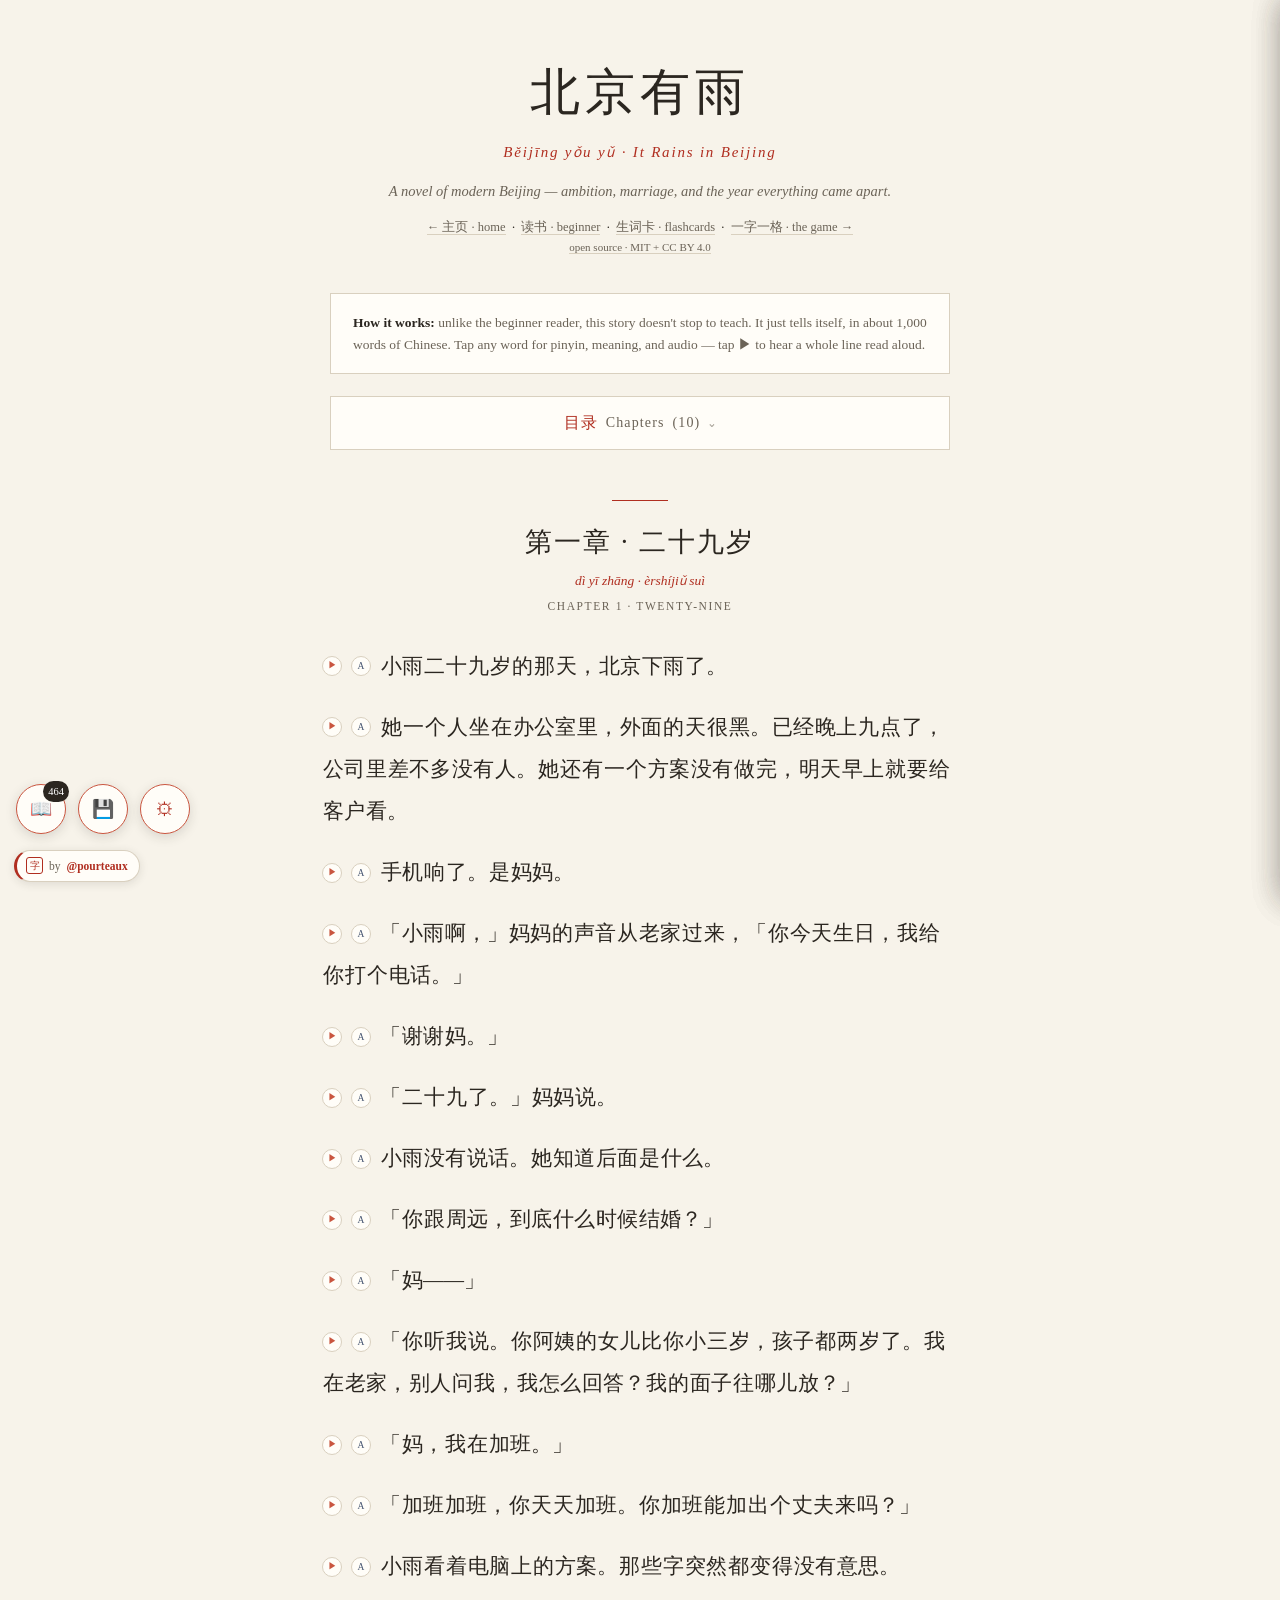
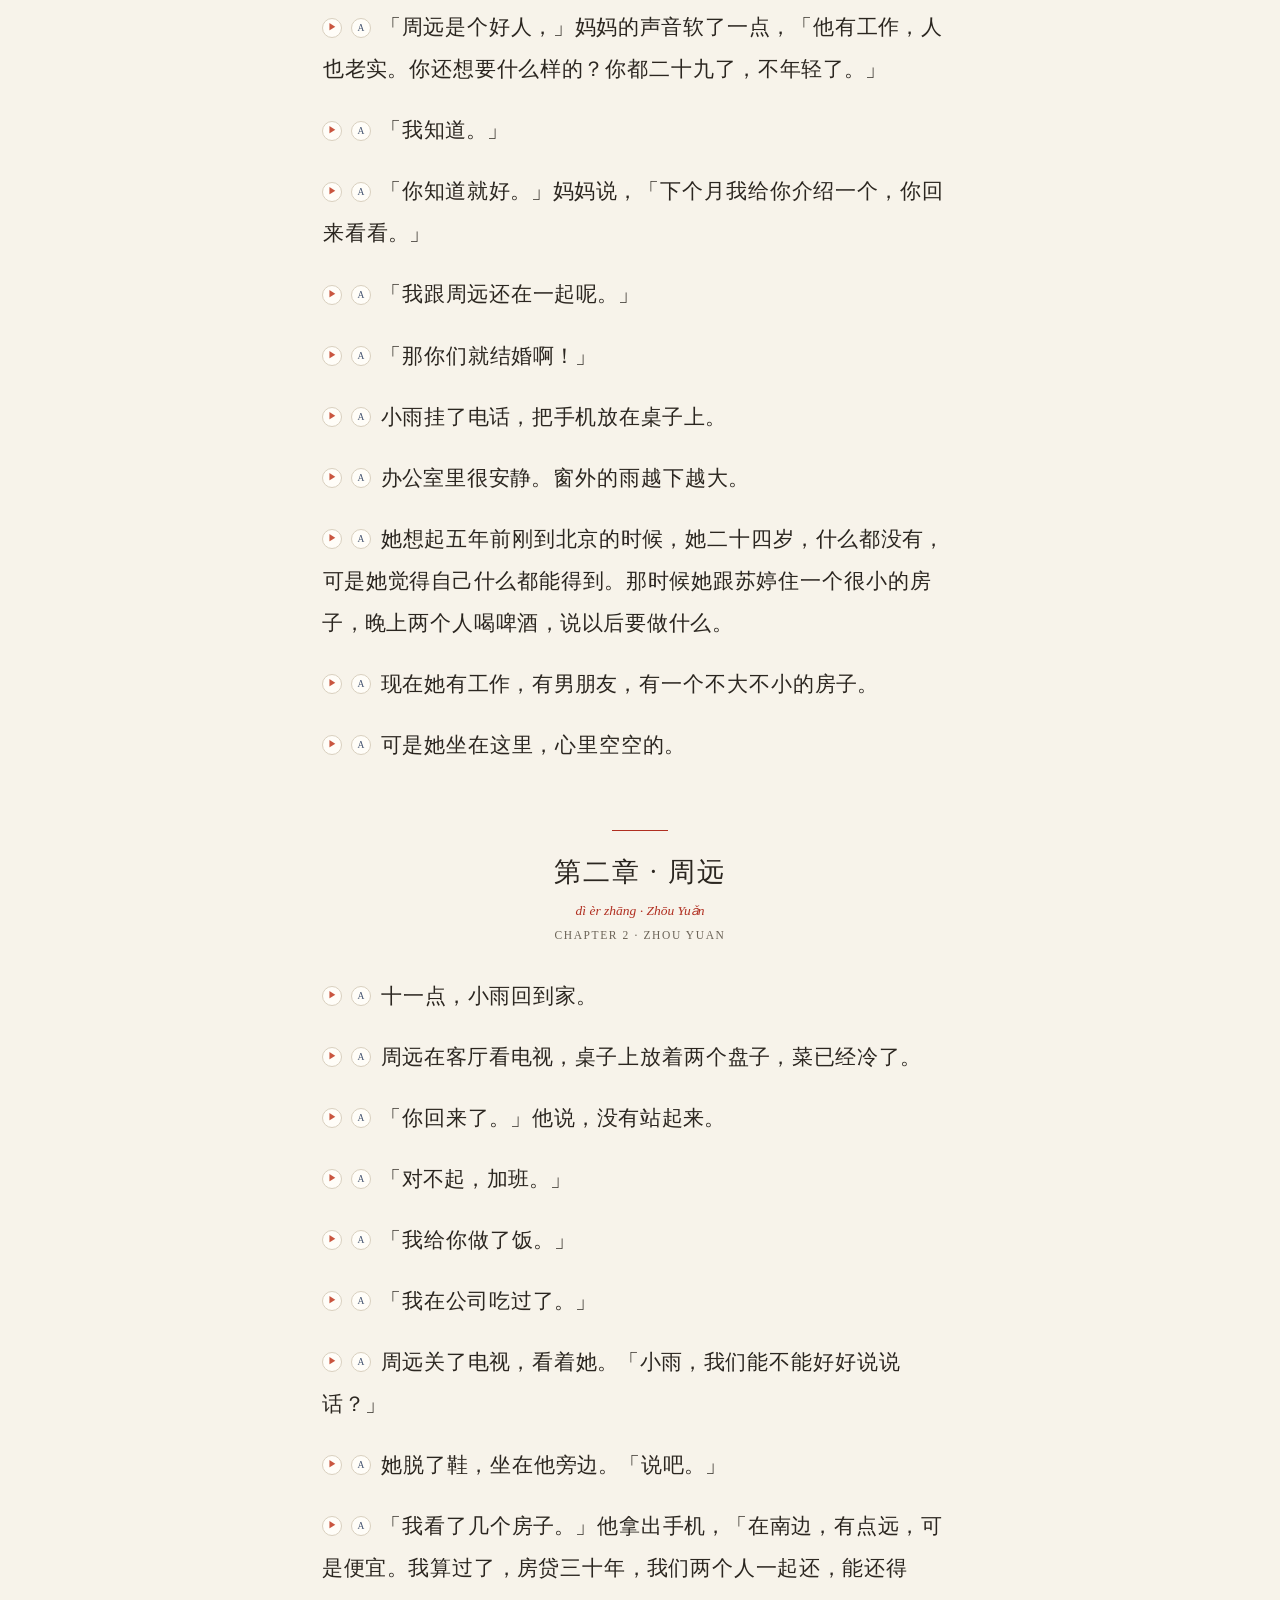
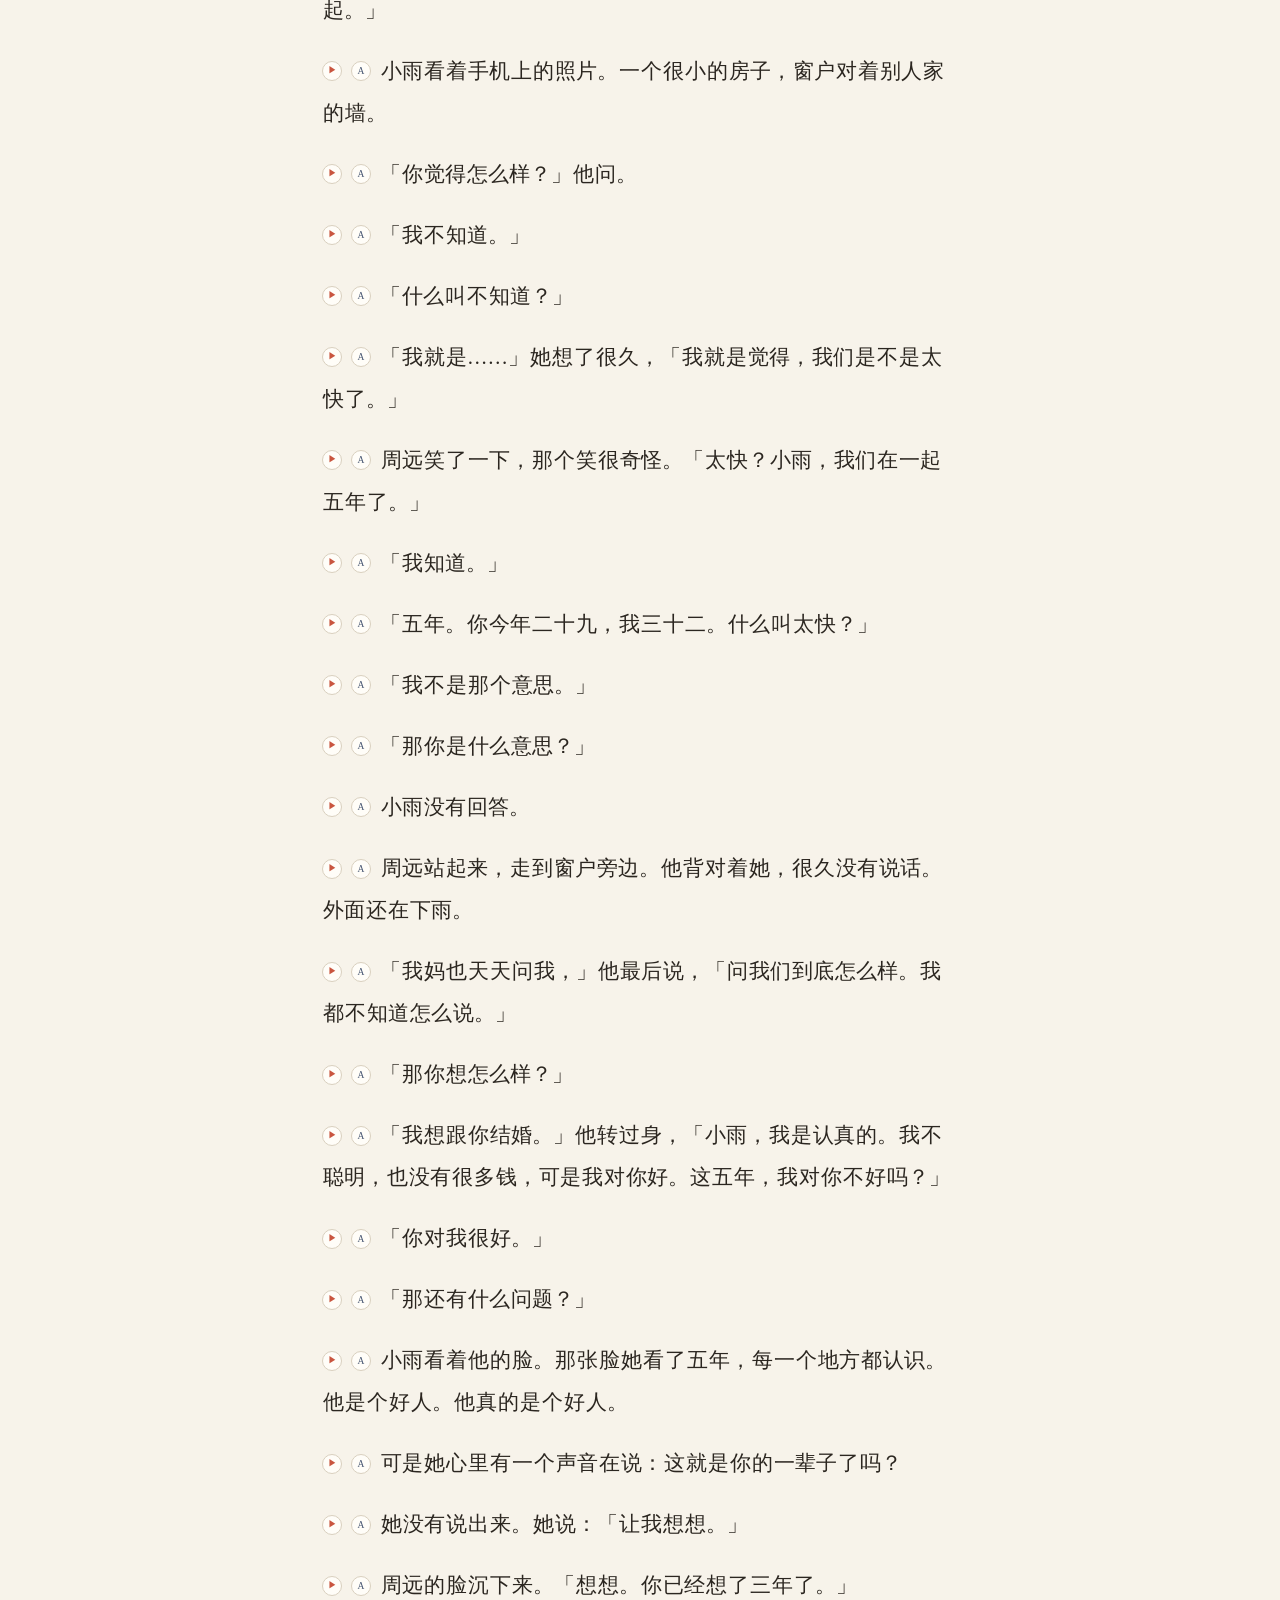
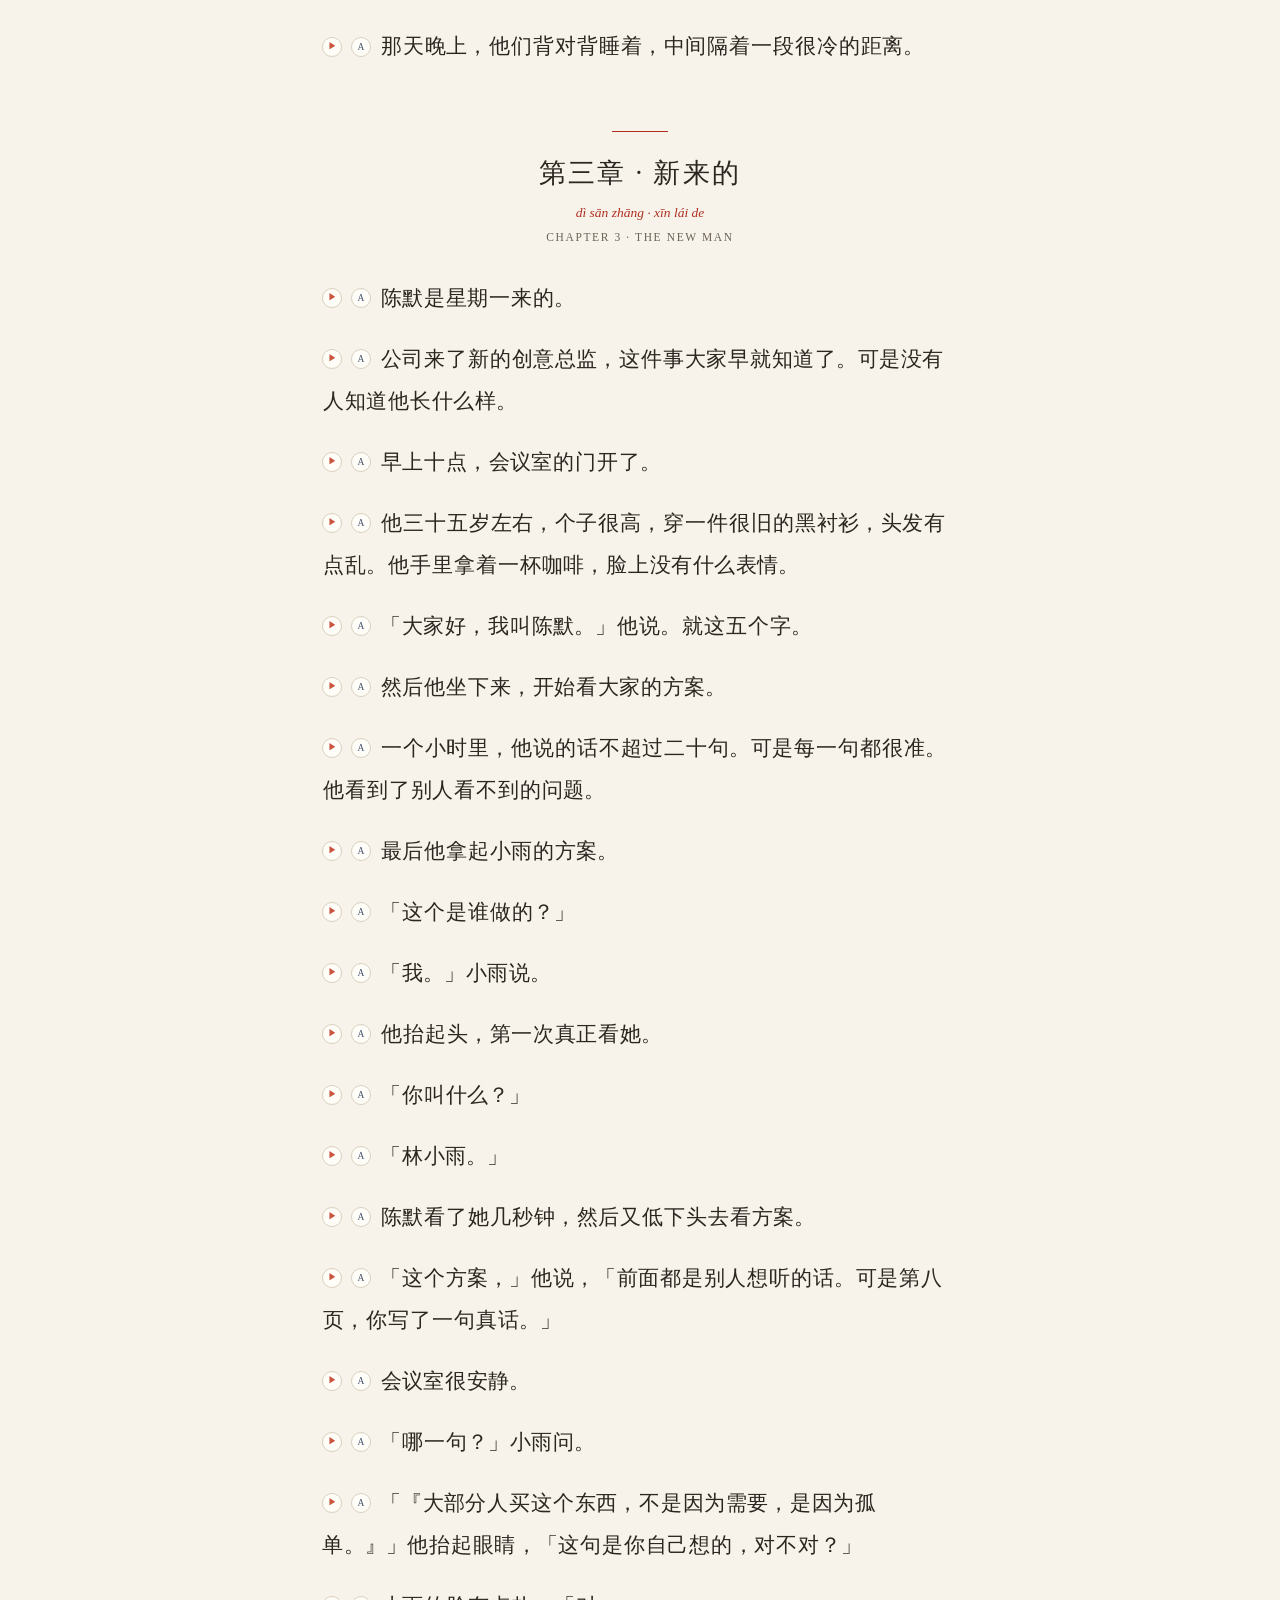
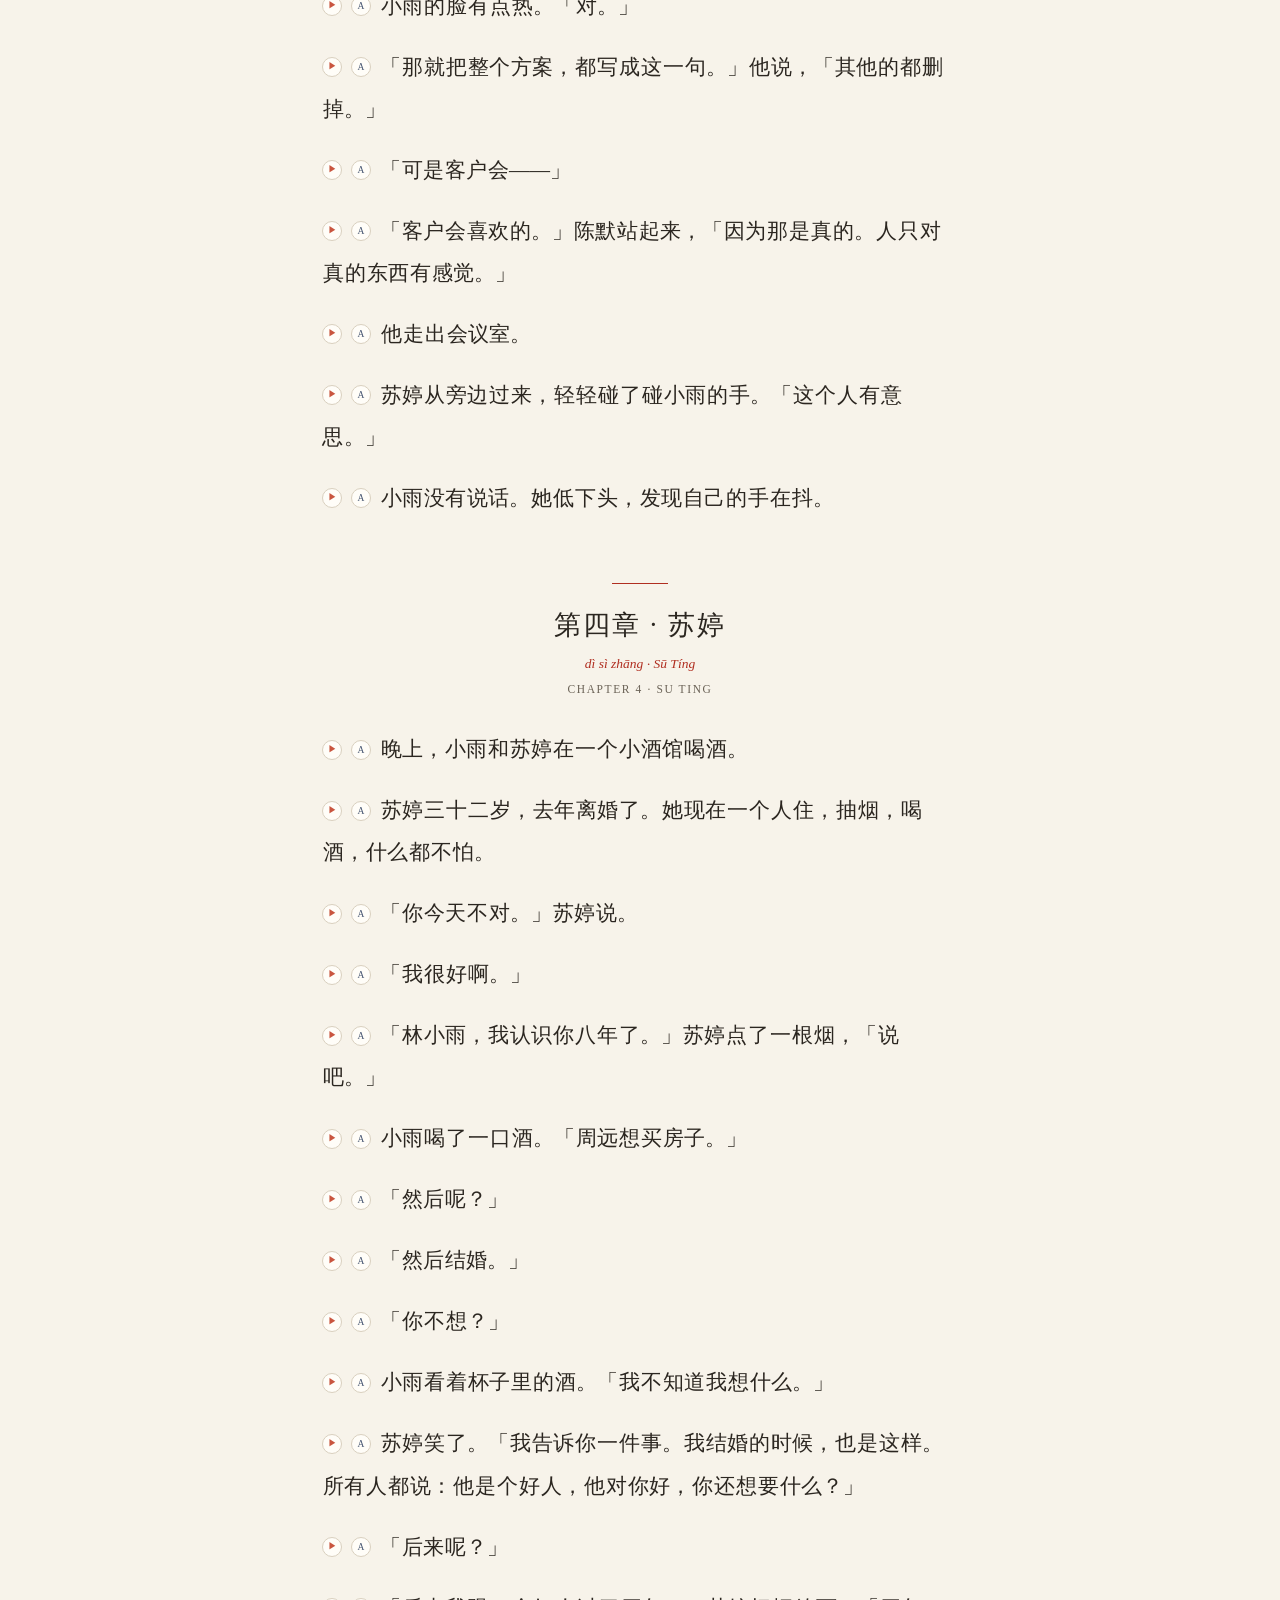
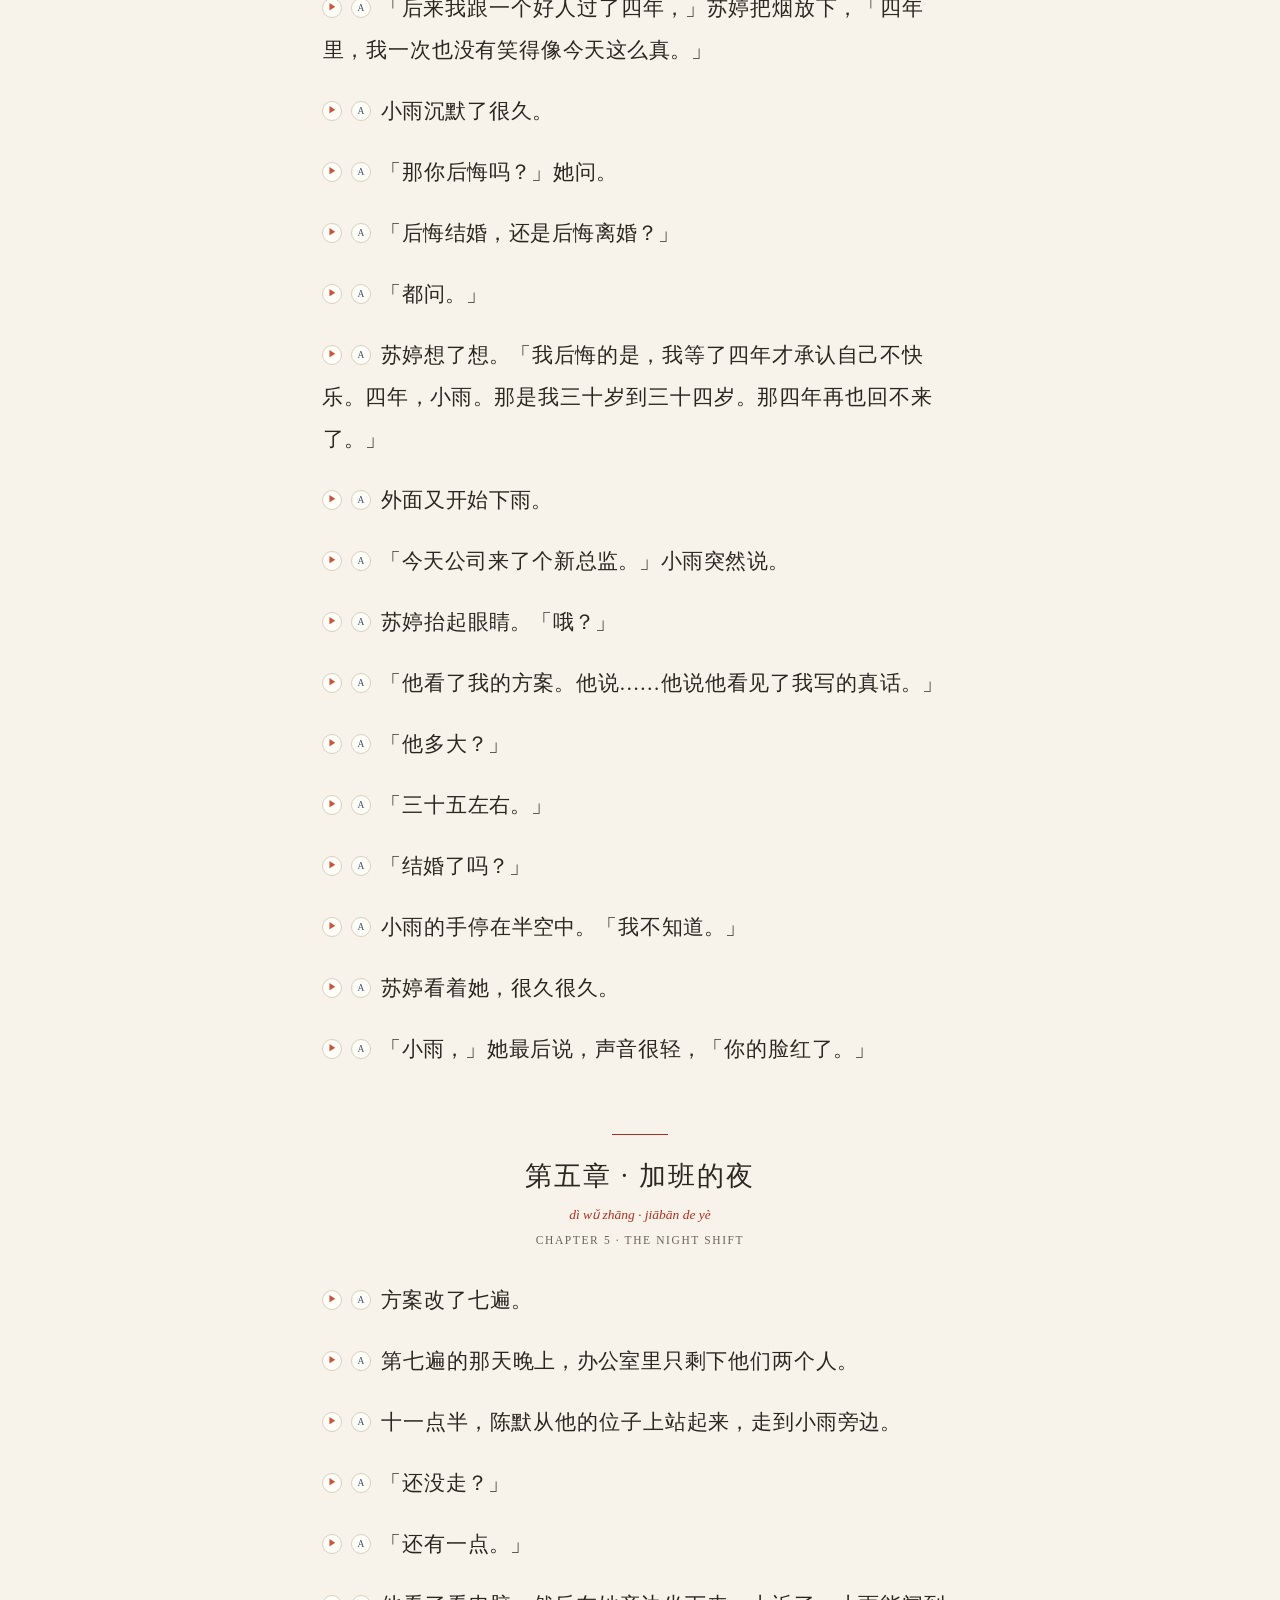
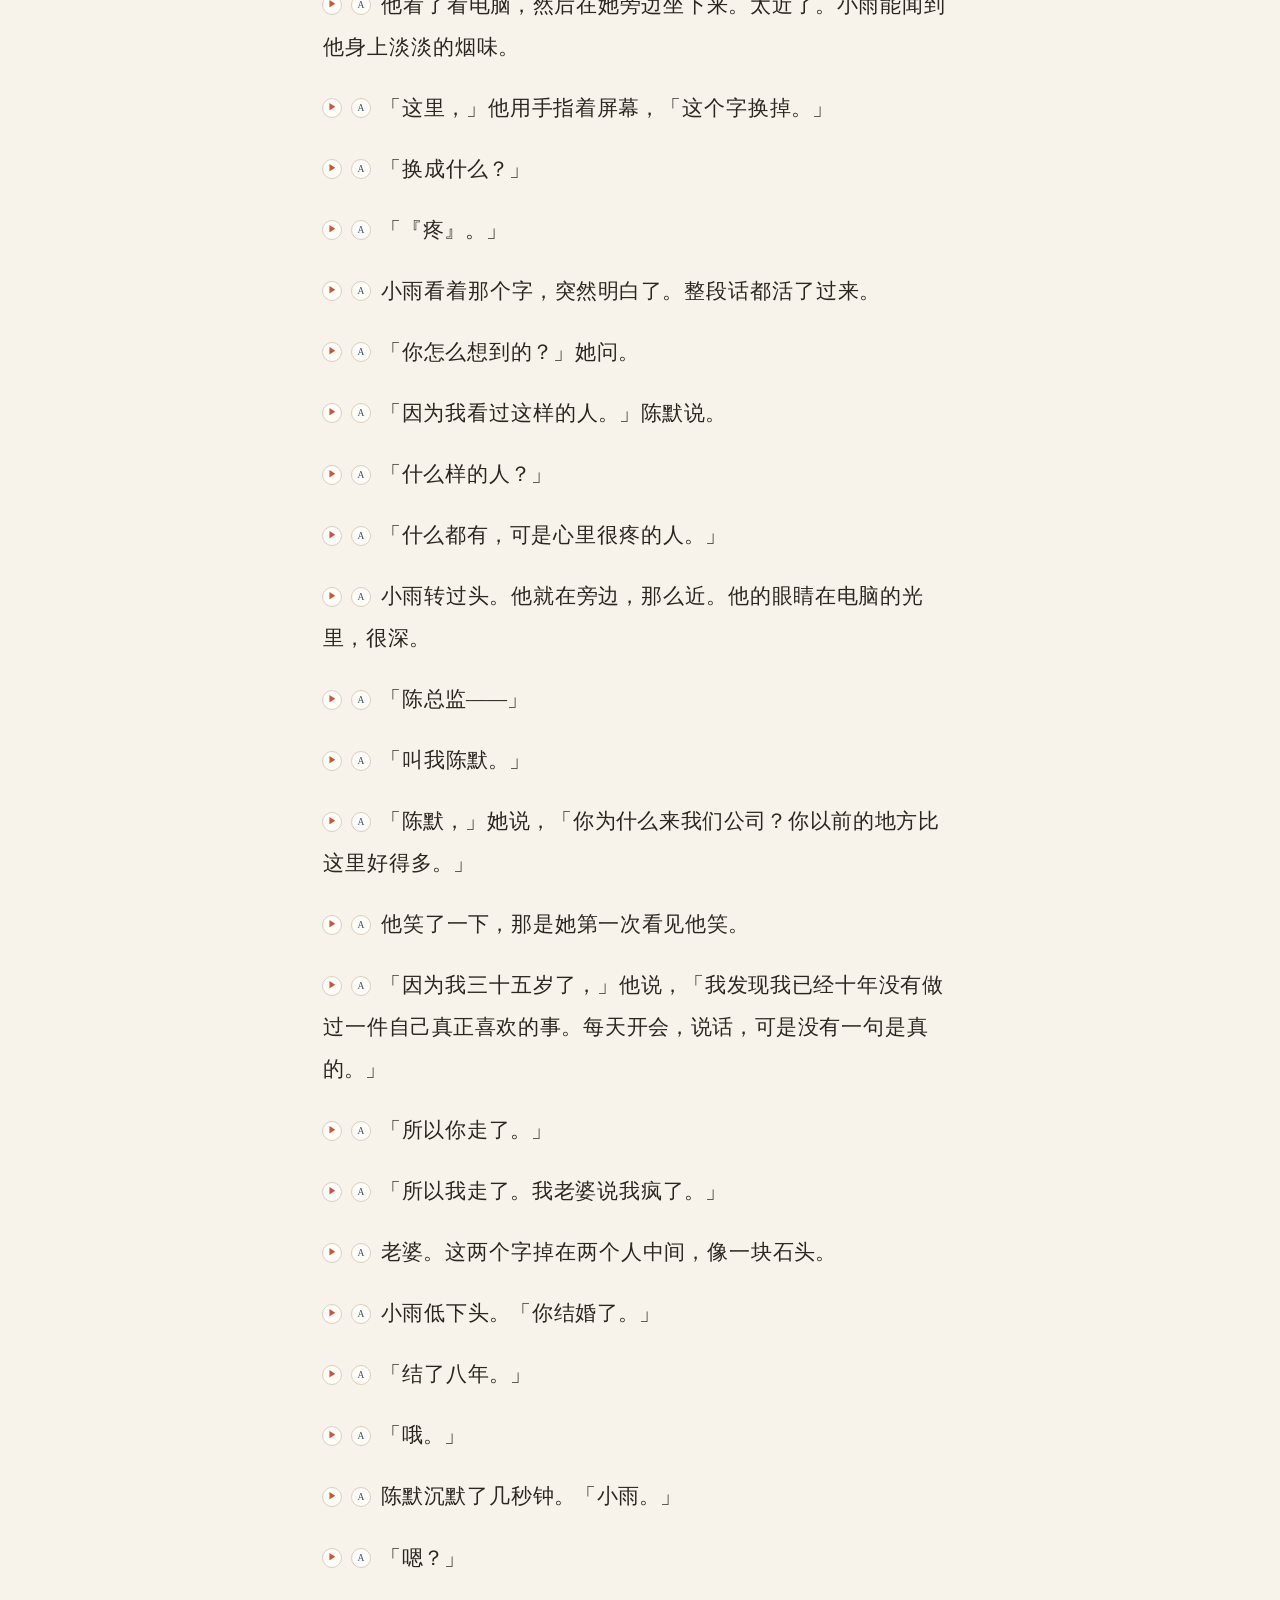
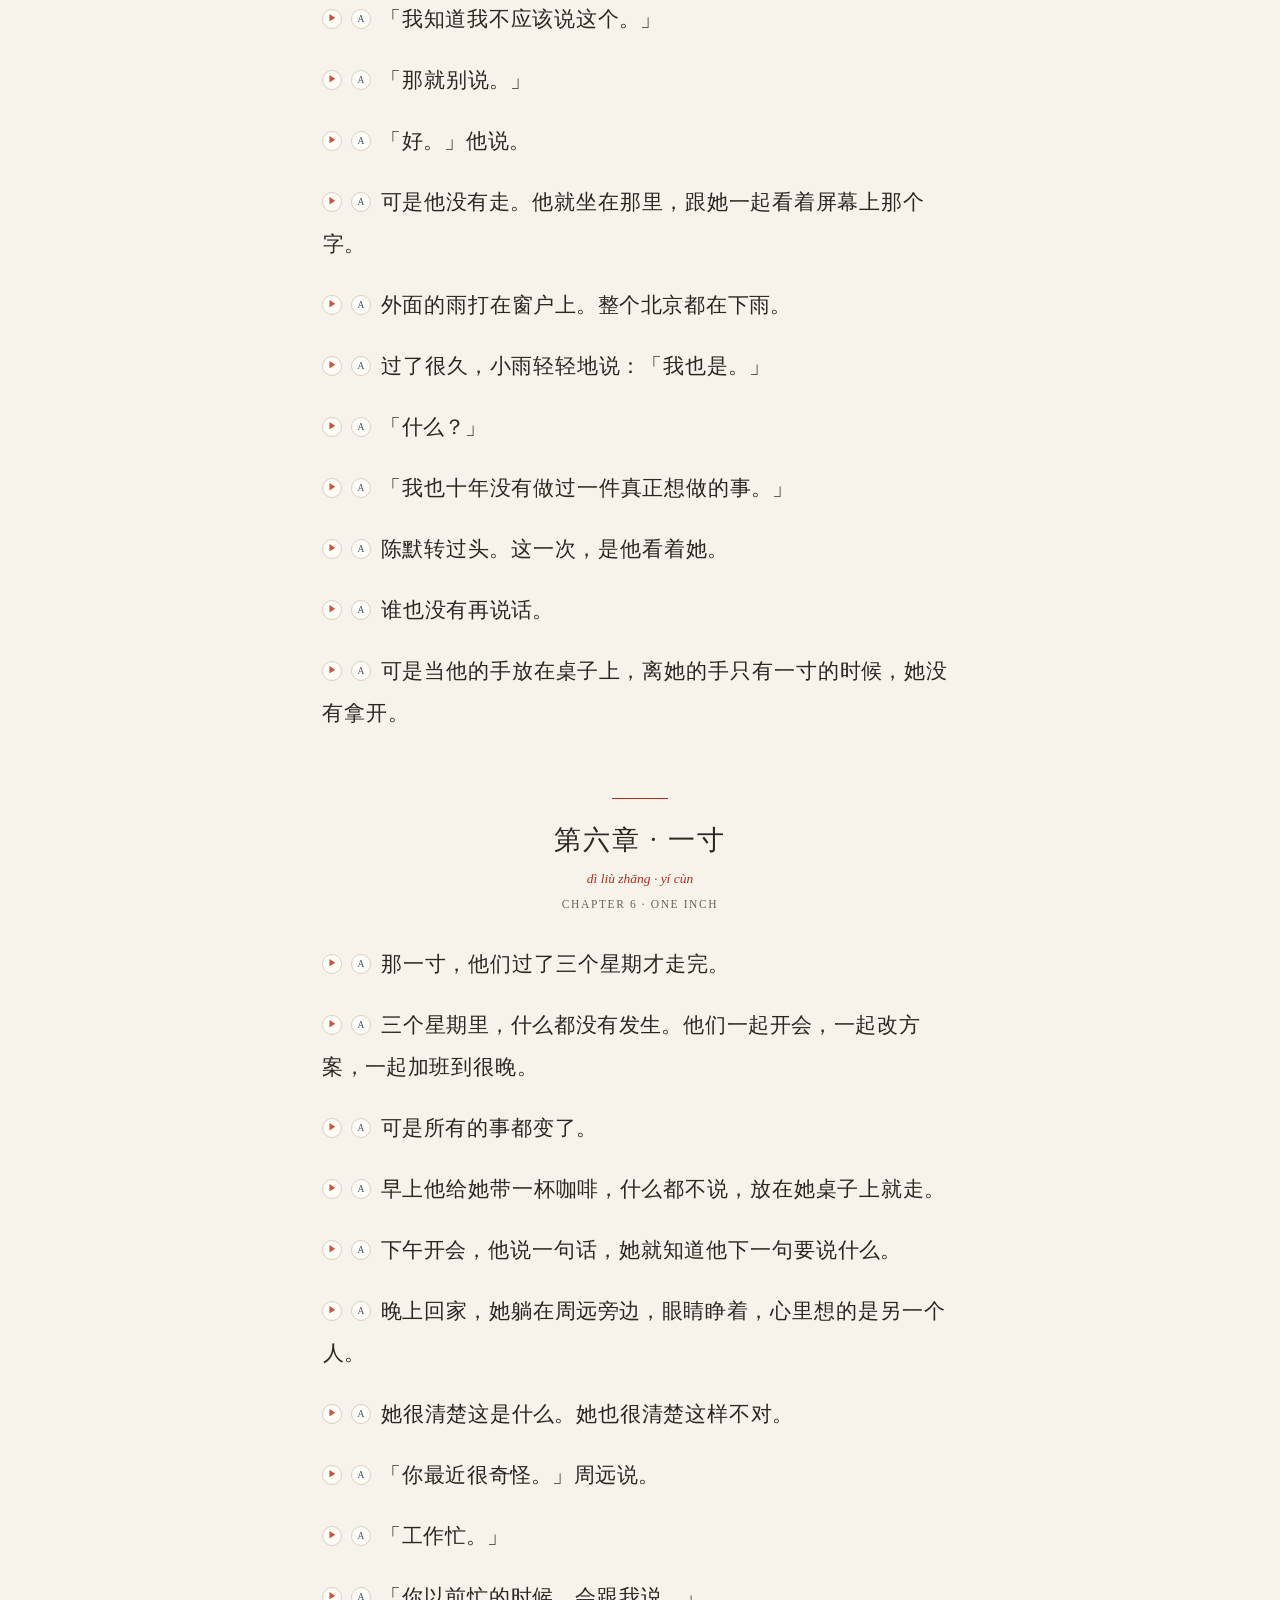
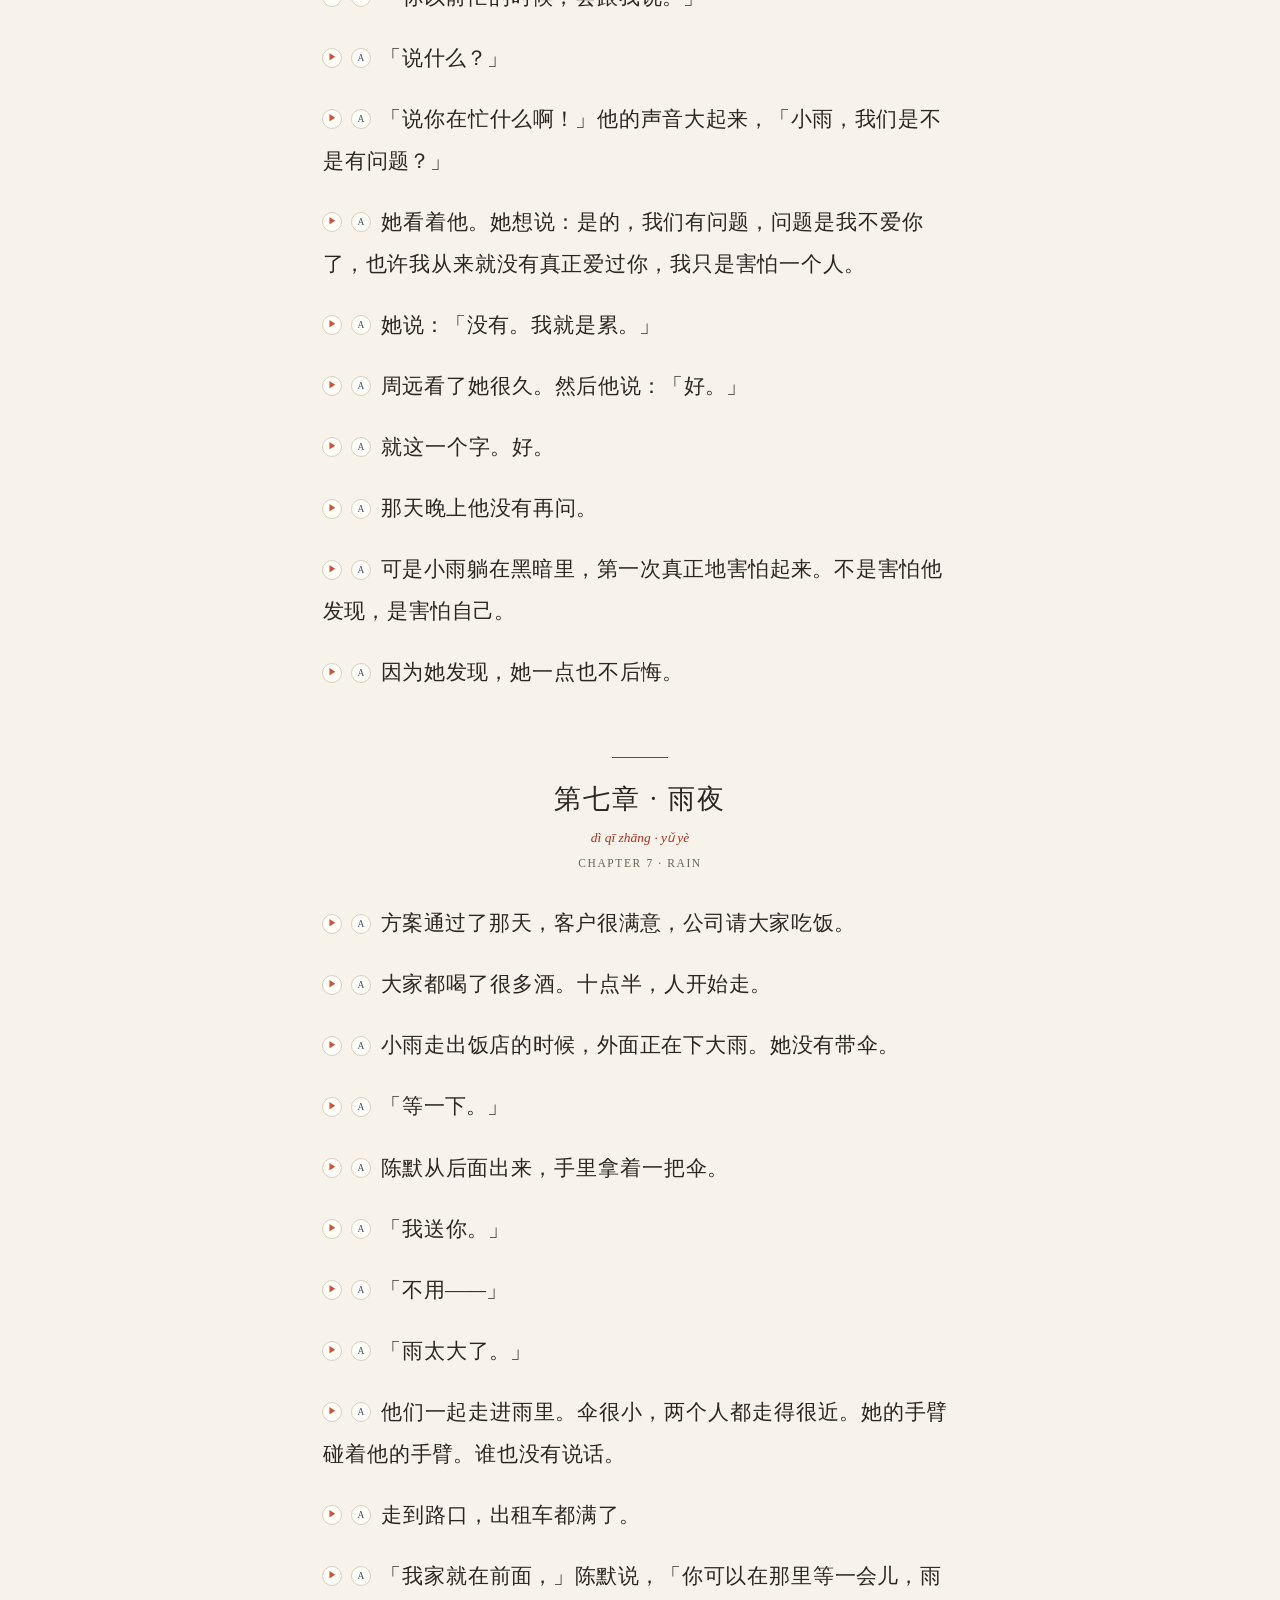
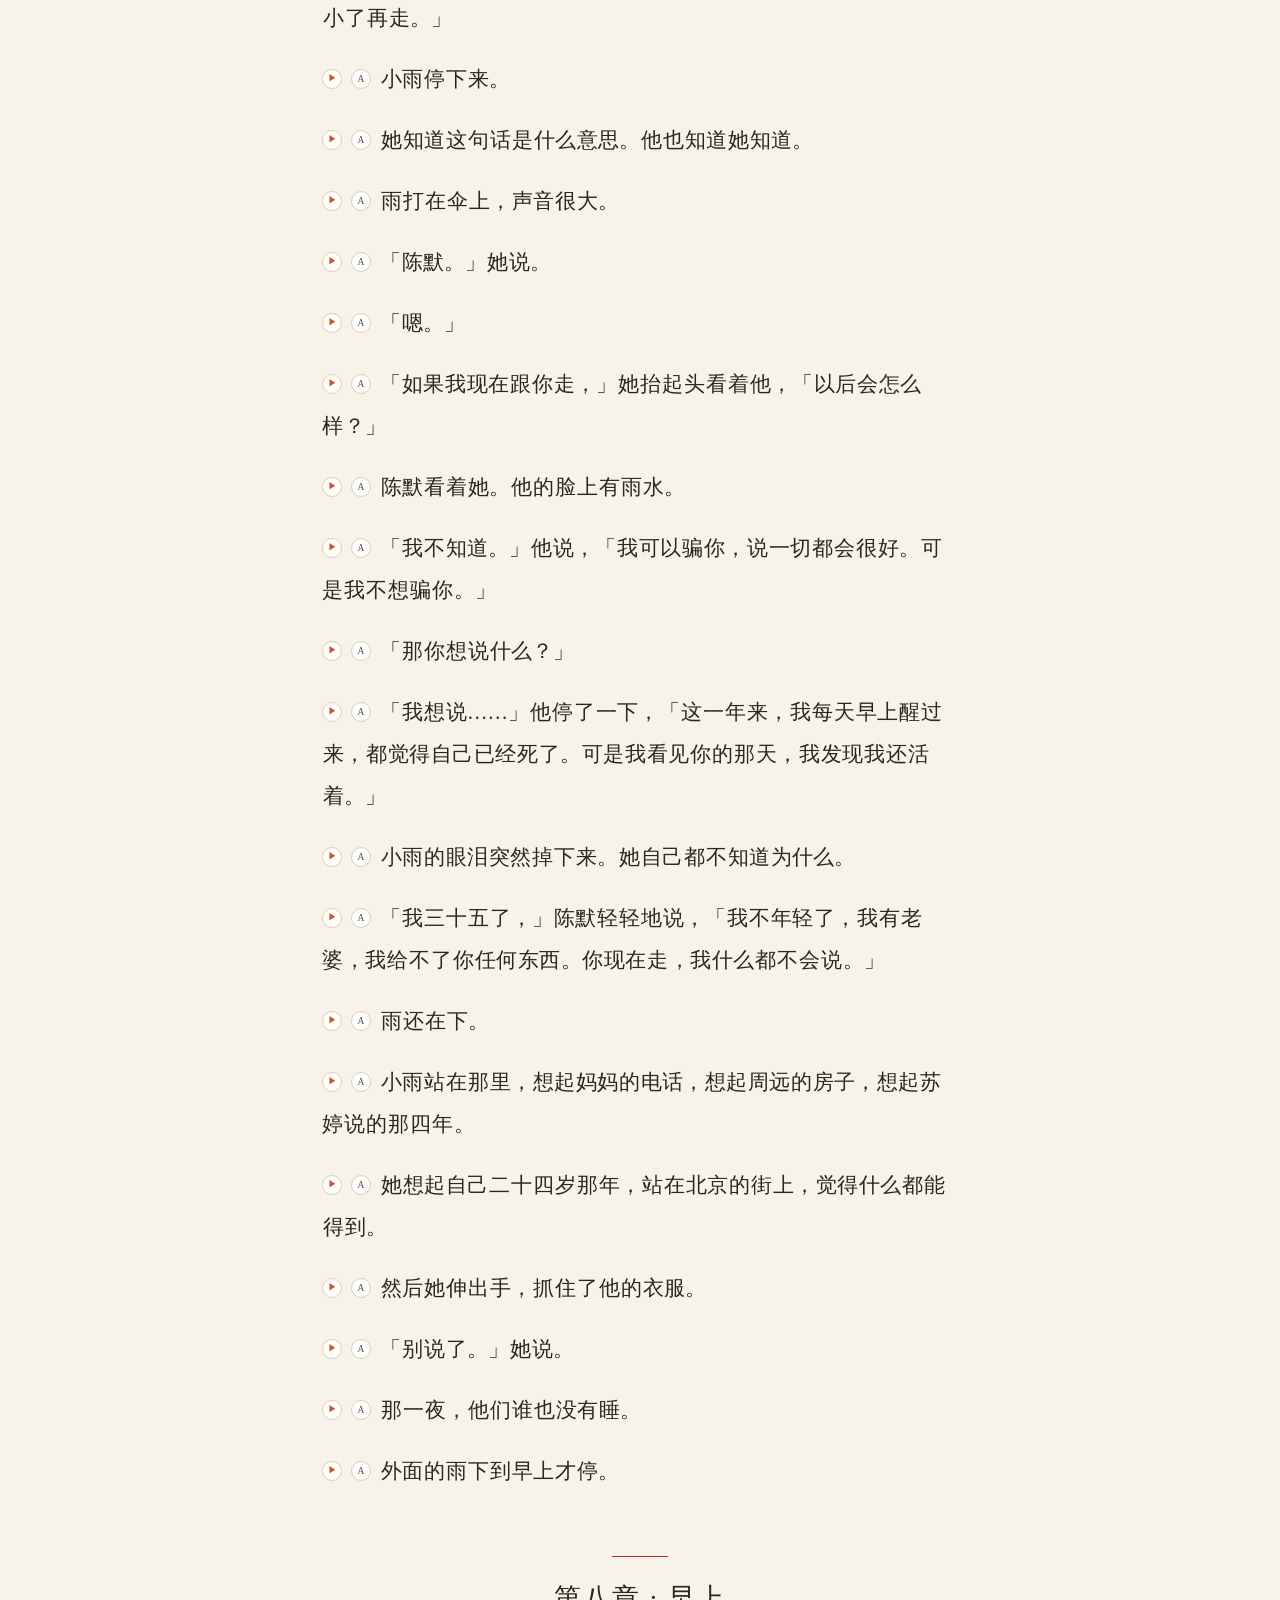
<file: intermediate.html>
<!DOCTYPE html>
<html lang="zh-CN">
<head>
<meta charset="UTF-8">
<meta name="viewport" content="width=device-width, initial-scale=1.0">
<meta name="color-scheme" content="only light">
<meta name="theme-color" content="#f7f3ea">
<title>北京有雨 · The Early Intermediate Reader — 一字一世界</title>
<link rel="icon" href="favicon.ico" sizes="any">
<link rel="icon" type="image/png" sizes="32x32" href="favicon-32x32.png">
<link rel="apple-touch-icon" sizes="180x180" href="apple-touch-icon.png">
<style>
:root{
  color-scheme: only light;
  --paper:#f7f3ea; --paper-deep:#efe9db; --ink:#2b2620; --ink-soft:#6b6357;
  --seal:#b02e20; --seal-soft:#c9553f; --jade:#3e6b5a; --indigo:#3d4d6b;
  --line:#d9d0bf; --card:#fffdf8;
}
*{margin:0;padding:0;box-sizing:border-box}
html{background:#f7f3ea !important;scroll-behavior:smooth}
body{
  background:#f7f3ea !important; color:#2b2620 !important;
  font-family:Georgia,'Times New Roman',serif; line-height:1.6;
}
.hanzi{font-family:'Kaiti SC','KaiTi','STKaiti','Kaiti TC','Noto Serif SC',serif}

#progressbar{position:fixed;top:0;left:0;height:3px;background:var(--seal);z-index:120;width:0;transition:width .1s}

header{max-width:760px;margin:0 auto;padding:52px 22px 10px;text-align:center}
h1{font-size:clamp(34px,7vw,50px);font-weight:400;letter-spacing:.1em}
.brand-pinyin{display:block;color:var(--seal);font-style:italic;font-size:15px;letter-spacing:.12em;margin-top:8px}
.tagline{margin-top:16px;color:var(--ink-soft);font-size:14.5px;font-style:italic}
.navlinks{margin-top:14px;font-size:12.5px}
.navlinks a{color:var(--ink-soft);text-decoration:none;border-bottom:1px solid var(--line)}
.navlinks a:hover{color:var(--seal);border-color:var(--seal)}

.howbox{
  max-width:620px;margin:26px auto 0;padding:18px 22px;
  background:var(--card);border:1px solid var(--line);font-size:13.5px;color:var(--ink-soft);
}
.howbox b{color:var(--ink)}

/* ---- table of contents ---- */
.toc-wrap{max-width:620px;margin:22px auto 0;background:var(--card);border:1px solid var(--line)}
.toc-wrap summary{padding:13px 20px;cursor:pointer;list-style:none;font-size:14px;letter-spacing:.08em;color:var(--ink-soft);display:flex;align-items:center;justify-content:center;gap:8px}
.toc-wrap summary::-webkit-details-marker{display:none}
.toc-wrap summary .hanzi{color:var(--seal);font-size:16px}
.toc-list{padding:4px 18px 16px;display:grid;grid-template-columns:1fr 1fr;gap:2px;max-height:300px;overflow-y:auto}
.toc-list a{padding:7px 10px;text-decoration:none;color:var(--ink);font-size:13px;border-bottom:1px solid #f1ece1}
.toc-list a:hover{background:var(--paper-deep);color:var(--seal)}
.toc-list a .n{color:var(--seal);font-size:11px;margin-right:7px}
@media (max-width:560px){ .toc-list{grid-template-columns:1fr} }

/* ---- story ---- */
main{max-width:680px;margin:0 auto;padding:30px 22px 140px}
.chapter-head{margin:64px 0 30px;text-align:center}
.chapter-head:first-child{margin-top:20px}
.chapter-head .rule{width:56px;height:1px;background:var(--seal);margin:0 auto 20px}
.chapter-head h2{font-size:27px;font-weight:400;letter-spacing:.08em}
.chapter-head .cp{color:var(--seal);font-style:italic;font-size:13.5px;margin-top:6px}
.chapter-head .en{color:var(--ink-soft);font-size:11.5px;letter-spacing:.14em;text-transform:uppercase;margin-top:5px}

p.para{margin:0 0 19px;font-size:20.5px;line-height:2.05;text-indent:0}
.w{cursor:pointer;border-radius:2px;transition:background .1s,color .1s;padding:0 .5px}
.w:hover,.w.active{background:#fbeeec;color:var(--seal)}
.line-spk{
  display:inline-flex;align-items:center;justify-content:center;flex:none;
  width:20px;height:20px;border-radius:50%;border:1px solid var(--line);
  background:var(--card);color:var(--seal-soft);cursor:pointer;font-size:8.5px;
  vertical-align:middle;margin-right:9px;margin-top:-4px;transition:all .12s;padding:0;
}
.line-spk:hover{background:var(--seal-soft);color:#fff;border-color:var(--seal-soft)}
.no-tts .line-spk,.no-tts .spk{display:none}
.line-tr{
  display:inline-flex;align-items:center;justify-content:center;flex:none;
  width:20px;height:20px;border-radius:50%;border:1px solid var(--line);
  background:var(--card);color:var(--indigo);cursor:pointer;font-size:9.5px;
  vertical-align:middle;margin-right:9px;margin-top:-4px;transition:all .12s;padding:0;
  font-family:Georgia,serif;
}
.line-tr:hover{background:var(--indigo);color:#fff;border-color:var(--indigo)}
.line-tr.on{background:var(--indigo);color:#fff;border-color:var(--indigo)}
.trans{
  display:none;margin:-8px 0 20px 30px;padding:10px 14px;
  border-left:2px solid #b6bfd0;background:#f4f6fa;
  font-family:Georgia,serif;font-size:15px;line-height:1.55;color:#4a5468;
}
.trans.show{display:block}
body.show-all-trans .trans{display:block}

/* ---- word list drawer ---- */
#wl-btn{
  position:fixed;left:16px;bottom:66px;z-index:110;width:50px;height:50px;border-radius:50%;
  background:var(--card);color:var(--seal);border:1.5px solid var(--seal-soft);cursor:pointer;font-size:18px;
  box-shadow:0 3px 12px rgba(43,38,32,.15);transition:transform .15s,background .15s,color .15s;
  display:flex;align-items:center;justify-content:center;padding:0;
}
#wl-btn:hover{transform:scale(1.07);background:var(--seal);color:#fff;border-color:var(--seal)}
#wl-btn .cnt{
  position:absolute;top:-4px;right:-4px;background:var(--ink);color:#fff;
  font-family:Georgia,serif;font-size:10.5px;min-width:21px;height:21px;border-radius:11px;
  display:flex;align-items:center;justify-content:center;padding:0 5px;
}
#dr-search{margin:12px 24px 6px;padding:9px 12px;font-family:inherit;font-size:13px;border:1px solid var(--line);background:var(--paper);color:var(--ink)}
#dr-filter{padding:0 24px 8px;display:flex;gap:8px;align-items:center}
#reviewToggle{
  font-family:inherit;font-size:11.5px;cursor:pointer;background:var(--card);
  border:1px solid var(--line);color:var(--ink-soft);padding:6px 12px;transition:all .13s;
}
#reviewToggle:hover{border-color:#e0a92b;color:#e0a92b}
#reviewToggle.on{background:#e0a92b;border-color:#e0a92b;color:#fff}
#reviewCount{font-size:11px;color:var(--ink-soft)}
#dr-list{flex:1;overflow-y:auto;padding:6px 24px 30px}
.dr-item{display:flex;align-items:baseline;gap:9px;padding:7px 0;border-bottom:1px solid #f1ece1;font-size:14px}
.dr-item .hz{font-size:19px;min-width:62px}
.dr-item .py{color:var(--seal);font-style:italic;min-width:78px;font-size:13px}
.dr-item .df{color:var(--ink-soft);flex:1;font-size:12.5px}
.dr-item .lv{font-size:9px;letter-spacing:.1em;color:#b0a795;text-transform:uppercase;white-space:nowrap}
.dr-item .spk{width:20px;height:20px;font-size:9.5px;border-color:var(--line);background:var(--card);color:var(--seal)}
.dr-item .spk:hover{background:var(--seal);color:#fff}
.star{
  display:inline-flex;align-items:center;justify-content:center;flex:none;
  width:20px;height:20px;border-radius:50%;border:1px solid var(--line);
  background:var(--card);color:#c3b9a5;cursor:pointer;font-size:10px;transition:all .12s;padding:0;
}
.star:hover{border-color:#e0a92b;color:#e0a92b;background:#fdf6e6}
.star.on{background:#e0a92b;border-color:#e0a92b;color:#fff}

#dr-play{padding:10px 24px 12px;border-bottom:1px solid var(--line)}
#dr-play{display:flex;gap:8px}
#dr-play button{flex:1}
#cardsBtn{
  display:flex;align-items:center;justify-content:center;gap:7px;
  background:#e0a92b;border:none;color:#fff;font-family:inherit;font-size:13px;
  letter-spacing:.04em;padding:11px 10px;cursor:pointer;transition:all .14s;
}
#cardsBtn:hover{background:#c9971f}
#cardsBtn:disabled{background:var(--line);color:var(--ink-soft);cursor:default}
#cardsBtn .hanzi{font-size:15px}

#playBtn{
  width:100%;display:flex;align-items:center;justify-content:center;gap:8px;
  background:var(--jade);border:none;color:#fff;font-family:inherit;font-size:13px;
  letter-spacing:.04em;padding:11px 14px;cursor:pointer;transition:all .14s;
}
#playBtn:hover{background:var(--jade-soft,#5d8a77)}
#playBtn:disabled{background:var(--line);color:var(--ink-soft);cursor:default}
#playBtn .hanzi{font-size:15px}
.dr-empty{padding:22px 0;color:var(--ink-soft);font-style:italic;font-size:13.5px}
.toggle-row{display:flex;align-items:center;justify-content:space-between;gap:10px;margin-bottom:10px}
.toggle-row label{font-size:12.5px;color:var(--ink)}
.toggle-row input{width:17px;height:17px;accent-color:var(--seal)}

/* ---- tooltip ---- */
#tip{
  position:absolute;z-index:100;background:var(--ink);color:var(--paper);
  padding:9px 13px;font-size:14px;max-width:290px;line-height:1.45;
  box-shadow:0 6px 22px rgba(43,38,32,.3);opacity:0;pointer-events:none;
  transition:opacity .12s;display:none;
}
#tip .t-hz{font-size:19px;margin-right:8px}
#tip .t-py-row{display:inline-flex;align-items:center;gap:7px}
#tip .t-py{color:#e8b3a9;font-style:italic}
#tip .t-def{display:block;margin-top:3px;color:#cfc8bc;font-size:13px}
#tip .t-lv{display:block;margin-top:4px;font-size:9px;letter-spacing:.13em;text-transform:uppercase;color:#8f8676}
.spk{
  display:inline-flex;align-items:center;justify-content:center;flex:none;
  width:20px;height:20px;border-radius:50%;border:1px solid rgba(255,255,255,.35);
  background:transparent;color:#e8b3a9;cursor:pointer;font-size:10px;transition:all .12s;padding:0;
}
.spk:hover{background:rgba(255,255,255,.18);color:#fff}
#tip .tip-star{border-color:rgba(255,255,255,.35);background:transparent;color:#c8bfae}
#tip .tip-star:hover{background:rgba(224,169,43,.25);color:#f0c46b;border-color:#e0a92b}
#tip .tip-star.on{background:#e0a92b;border-color:#e0a92b;color:#fff}

/* ---- floating buttons + settings ---- */
#settings-btn{
  position:fixed;left:140px;bottom:66px;z-index:110;width:50px;height:50px;border-radius:50%;
  background:var(--card);color:var(--seal);border:1.5px solid var(--seal-soft);cursor:pointer;font-size:18px;
  box-shadow:0 3px 12px rgba(43,38,32,.15);transition:transform .15s,background .15s,color .15s;
  display:flex;align-items:center;justify-content:center;padding:0;
}
#settings-btn:hover{transform:scale(1.07) rotate(28deg);background:var(--seal);color:#fff;border-color:var(--seal)}
#scrim{position:fixed;inset:0;background:rgba(43,38,32,.35);z-index:95;opacity:0;pointer-events:none;transition:opacity .25s}
#scrim.on{opacity:1;pointer-events:auto}
.side-panel{
  position:fixed;top:0;right:0;bottom:0;width:min(390px,100vw);background:var(--card);z-index:100;
  transform:translateX(102%);transition:transform .28s cubic-bezier(.4,0,.2,1);
  box-shadow:-6px 0 30px rgba(43,38,32,.18);display:flex;flex-direction:column;
}
.side-panel.open{transform:translateX(0)}
.dr-head{padding:22px 24px 14px;border-bottom:1px solid var(--line);position:relative}
.dr-head h2{font-weight:400;font-size:20px;letter-spacing:.06em}
.dr-head .dr-sub{font-size:12px;color:var(--ink-soft);margin-top:4px}
.dr-head button{position:absolute;right:18px;top:20px;background:none;border:none;font-size:19px;color:var(--ink-soft);cursor:pointer}
#dr-voice{padding:16px 24px}
.dr-voice-row{display:flex;align-items:center;gap:10px;margin-bottom:10px}
.dr-voice-row label{font-size:11px;letter-spacing:.1em;text-transform:uppercase;color:var(--ink-soft);min-width:44px}
.dr-voice-row select{flex:1;font-family:inherit;font-size:12.5px;color:var(--ink);background:var(--paper);border:1px solid var(--line);padding:5px 8px;min-width:0}
.dr-voice-row input[type=range]{flex:1;accent-color:var(--seal)}
.dr-voice-row #rateVal{font-size:11.5px;color:var(--seal);min-width:34px;text-align:right}
#voiceTestBtn{flex:none;width:26px;height:26px;border-radius:50%;border:1px solid var(--seal-soft);background:var(--card);color:var(--seal-soft);cursor:pointer;font-size:10px;display:flex;align-items:center;justify-content:center;padding:0}
#voiceTestBtn:hover{background:var(--seal-soft);color:#fff}
#voiceNote{font-size:11.5px;color:var(--ink-soft);font-style:italic;line-height:1.4}
#dr-reset{padding:14px 24px 18px;border-top:1px dashed var(--line);margin-top:auto}
#dr-reset button{width:100%;background:var(--card);border:1px solid var(--line);color:var(--ink-soft);font-family:inherit;font-size:12.5px;padding:10px 14px;cursor:pointer;transition:all .15s}
#dr-reset button:hover{border-color:var(--seal);color:var(--seal);background:#fbeeec}

/* ---- save & transfer ---- */
#save-btn{
  position:fixed;left:78px;bottom:66px;z-index:110;width:50px;height:50px;border-radius:50%;
  background:var(--card);color:var(--seal);border:1.5px solid var(--seal-soft);cursor:pointer;font-size:18px;
  box-shadow:0 3px 12px rgba(43,38,32,.15);transition:transform .15s,background .15s,color .15s;
  display:flex;align-items:center;justify-content:center;padding:0;
}
#save-btn:hover{transform:scale(1.07);background:var(--seal);color:#fff;border-color:var(--seal)}
#dr-backup{padding:16px 24px}
.bk-stats{font-size:12px;color:var(--ink-soft);margin-bottom:12px}
.bk-stats b{color:var(--seal);font-size:14px}
.bk-row{display:flex;gap:8px;margin-bottom:8px}
#dr-backup button{
  flex:1;font-family:inherit;font-size:12px;background:var(--card);
  border:1px solid var(--line);color:var(--ink-soft);padding:9px 10px;cursor:pointer;transition:all .13s;
}
#dr-backup button:hover{border-color:var(--seal);color:var(--seal);background:#fbeeec}
.bk-note{font-size:11.5px;color:var(--ink-soft);font-style:italic;line-height:1.45;margin-top:4px}

/* ---- continue banner ---- */
.continue-bar{
  max-width:560px;margin:20px auto 0;padding:12px 18px;
  border:1px solid #dcb6ae;background:#fbeeec;color:var(--ink);
  display:none;align-items:center;justify-content:space-between;gap:14px;font-size:13.5px;
}
.continue-bar b{color:var(--seal)}
.continue-bar .cb-actions{display:flex;align-items:center;gap:8px;flex:none}
#continueBtn{background:var(--seal);color:#fff;border:none;padding:7px 15px;font-size:12.5px;cursor:pointer;font-family:inherit;white-space:nowrap}
#continueDismiss{background:none;border:none;color:var(--ink-soft);font-size:16px;cursor:pointer}
@media (max-width:560px){ .continue-bar{flex-direction:column;align-items:stretch;text-align:center} .continue-bar .cb-actions{justify-content:center} }

#credit-badge{
  position:fixed;left:14px;bottom:18px;z-index:52;
  display:flex;align-items:center;gap:6px;padding:6px 11px 6px 9px;
  background:var(--card);border:1px solid var(--line);border-left:3px solid var(--seal);
  border-radius:20px;font-size:11.5px;color:var(--ink-soft);text-decoration:none;box-shadow:0 2px 10px rgba(43,38,32,.12);
}
#credit-badge .cb-seal{width:17px;height:17px;flex:none;border:1.5px solid var(--seal);color:var(--seal);border-radius:3px;display:flex;align-items:center;justify-content:center;font-size:10px}
#credit-badge b{color:var(--seal)}
@media (max-width:640px){ #credit-badge{display:none} }
.endmark{text-align:center;margin:70px 0 40px}
.endmark .seal{width:74px;height:74px;border:3px solid var(--seal);color:var(--seal);display:flex;align-items:center;justify-content:center;font-size:32px;margin:0 auto 16px}
.endmark p{color:var(--ink-soft);font-size:13.5px;font-style:italic}
</style>
<meta name="description" content="A novel of modern Beijing, written entirely in the 1,000 essential words. Tap any word for pinyin, meaning and audio, or reveal a whole line in English.">
<meta property="og:type" content="website">
<meta property="og:site_name" content="一字一世界">
<meta property="og:title" content="北京有雨 · The Early Intermediate Reader — 一字一世界">
<meta property="og:description" content="A novel of modern Beijing, written entirely in the 1,000 essential words. Tap any word for pinyin, meaning and audio, or reveal a whole line in English.">
<meta property="og:url" content="https://chinesereader.net/intermediate.html">
<meta property="og:image" content="https://chinesereader.net/og-image-v2.png">
<meta property="og:image:type" content="image/png">
<meta property="og:image:width" content="1200">
<meta property="og:image:height" content="630">
<meta property="og:image:alt" content="一字一世界 — the 1,000 words that carry modern Chinese life">
<meta name="twitter:card" content="summary_large_image">
<meta name="twitter:title" content="北京有雨 · The Early Intermediate Reader — 一字一世界">
<meta name="twitter:description" content="A novel of modern Beijing, written entirely in the 1,000 essential words. Tap any word for pinyin, meaning and audio, or reveal a whole line in English.">
<meta name="twitter:image" content="https://chinesereader.net/og-image-v2.png">
<meta name="twitter:image:alt" content="一字一世界 — the 1,000 words that carry modern Chinese life">
<meta name="twitter:creator" content="@pourteaux">
<link rel="canonical" href="https://chinesereader.net/intermediate.html">
</head>
<body>
<div id="progressbar"></div>

<header>
  <h1 class="hanzi">北京有雨</h1>
  <span class="brand-pinyin">Běijīng yǒu yǔ · It Rains in Beijing</span>
  <p class="tagline">A novel of modern Beijing — ambition, marriage, and the year everything came apart.</p>
  <p class="navlinks">
    <a href="index.html">← 主页 · home</a> &nbsp;·&nbsp;
    <a href="read.html">读书 · beginner</a> &nbsp;·&nbsp;
    <a href="cards.html">生词卡 · flashcards</a> &nbsp;·&nbsp;
    <a href="game.html">一字一格 · the game →</a><br><a href="license.html" style="font-size:11px">open source · MIT + CC BY 4.0</a>
  </p>
</header>

<div class="continue-bar" id="continueBar">
  <span id="continueText"></span>
  <div class="cb-actions">
    <button id="continueBtn">Continue →</button>
    <button id="continueDismiss" title="Dismiss">✕</button>
  </div>
</div>

<div class="howbox">
  <b>How it works:</b> unlike the beginner reader, this story doesn't stop to teach. It just tells itself, in about 1,000 words of Chinese. Tap any word for pinyin, meaning, and audio — tap ▶ to hear a whole line read aloud.
</div>

<details class="toc-wrap" id="tocWrap">
  <summary><span class="hanzi">目录</span> Chapters <span id="tocCount"></span> ⌄</summary>
  <div class="toc-list" id="tocList"></div>
</details>

<main id="story"></main>

<div id="tip"></div>
<div id="scrim"></div>

<button id="wl-btn" title="Words you've read">📖<span class="cnt" id="wl-cnt">0</span></button>
<button id="settings-btn" title="Settings">⚙</button>
<button id="save-btn" title="Save &amp; transfer progress">💾</button>

<aside id="drawer" class="side-panel">
  <div class="dr-head">
    <h2><span class="hanzi">词表</span> · Words You've Read</h2>
    <div class="dr-sub"><b id="dr-tot">0</b> of 1,000 collected</div>
    <button id="dr-close">✕</button>
  </div>
  <input id="dr-search" type="text" placeholder="Search hanzi, pinyin, or English…">
  <div id="dr-filter">
    <button id="reviewToggle">★ Review list</button>
    <span id="reviewCount"></span>
  </div>
  <div id="dr-play">
    <button id="playBtn"><span class="hanzi">复习</span> Play these words →</button>
    <button id="cardsBtn"><span class="hanzi">生词卡</span> Flashcards →</button>
  </div>
  <div id="dr-list"></div>
</aside>
<aside id="settingsPanel" class="side-panel">
  <div class="dr-head">
    <h2><span class="hanzi">设置</span> · Settings</h2>
    <div class="dr-sub">Voice, playback speed, and progress</div>
    <button id="settings-close">✕</button>
  </div>
  <div id="dr-voice">
    <div class="dr-voice-row">
      <label for="voiceSelect">Voice</label>
      <select id="voiceSelect"></select>
      <button id="voiceTestBtn" title="Test this voice">▶</button>
    </div>
    <div class="dr-voice-row">
      <label for="rateRange">Speed</label>
      <input type="range" id="rateRange" min="0.6" max="1.2" step="0.02">
      <span id="rateVal"></span>
    </div>
    <div id="voiceNote"></div>
  </div>
  <div id="dr-voice" style="padding-top:0">
    <div class="toggle-row">
      <label for="allTrans">Always show English translations</label>
      <input type="checkbox" id="allTrans">
    </div>
  </div>
  <div id="dr-reset"><button id="resetBtn">↺ Clear history (words, stars, progress)</button></div>
</aside>
<aside id="savePanel" class="side-panel">
  <div class="dr-head">
    <h2><span class="hanzi">存档</span> · Save &amp; Transfer</h2>
    <div class="dr-sub">Back up your progress or move it to another device</div>
    <button id="save-close">✕</button>
  </div>
  <div id="dr-backup">
    <div class="bk-stats" id="bkStats"></div>
    <div class="bk-row">
      <button id="bkDownload">⤓ Download backup file</button>
      <button id="bkCode">⧉ Copy transfer code</button>
    </div>
    <div class="bk-row">
      <button id="bkRestore">⤒ Restore from file or code</button>
    </div>
    <input type="file" id="bkFile" accept="application/json,.json" style="display:none">
    <div class="bk-note" id="bkNote">Your stars and known words live in this browser only. Back them up to move to another device.</div>
  </div>
</aside>

<a id="credit-badge" href="https://x.com/pourteaux" target="_blank" rel="noopener">
  <span class="cb-seal hanzi">字</span> by <b>@pourteaux</b>
</a>

<script>
const VOCAB={"你好":{"p":"nǐ hǎo","d":"hello (你 + 好)","l":"bonus"},"我":{"p":"wǒ","d":"I; me","l":"HSK 1"},"是":{"p":"shì","d":"to be (am / is / are)","l":"HSK 1"},"小美":{"p":"Xiǎoměi","d":"Xiaomei (given name — “little beautiful”)","l":"name"},"你":{"p":"nǐ","d":"you","l":"HSK 1"},"好":{"p":"hǎo","d":"good; well; fine","l":"HSK 1"},"吗":{"p":"ma","d":"question particle (makes a yes/no question)","l":"HSK 1"},"很":{"p":"hěn","d":"very","l":"HSK 1"},"呢":{"p":"ne","d":"and you? / what about…? (bounce-back particle)","l":"HSK 1"},"叫":{"p":"jiào","d":"to be called; to call","l":"HSK 1"},"什么":{"p":"shénme","d":"what","l":"HSK 1"},"名字":{"p":"míngzi","d":"name","l":"HSK 1"},"姓":{"p":"xìng","d":"surname; to be surnamed","l":"HSK 2"},"李":{"p":"Lǐ","d":"Li (a common surname)","l":"name"},"他":{"p":"tā","d":"he; him","l":"HSK 1"},"她":{"p":"tā","d":"she; her","l":"HSK 1"},"谁":{"p":"shéi","d":"who","l":"HSK 1"},"的":{"p":"de","d":"possessive particle (’s / of)","l":"HSK 1"},"朋友":{"p":"péngyou","d":"friend","l":"HSK 1"},"大卫":{"p":"Dàwèi","d":"David (a name)","l":"name"},"说":{"p":"shuō","d":"to say; to speak","l":"HSK 1"},"也":{"p":"yě","d":"also; too","l":"HSK 2"},"有":{"p":"yǒu","d":"to have; there is","l":"HSK 1"},"一":{"p":"yī","d":"one","l":"HSK 1"},"只":{"p":"zhī","d":"measure word for animals","l":"bonus"},"猫":{"p":"māo","d":"cat","l":"HSK 1"},"包子":{"p":"Bāozi","d":"Baozi (the cat — lit. “steamed bun”)","l":"name"},"它":{"p":"tā","d":"it (animals & things)","l":"HSK 2"},"不":{"p":"bù","d":"not; no","l":"HSK 1"},"大":{"p":"dà","d":"big","l":"HSK 1"},"小":{"p":"xiǎo","d":"small; little","l":"HSK 1"},"爱":{"p":"ài","d":"to love","l":"HSK 1"},"喜欢":{"p":"xǐhuan","d":"to like","l":"HSK 1"},"狗":{"p":"gǒu","d":"dog","l":"HSK 1"},"和":{"p":"hé","d":"and; with","l":"HSK 1"},"都":{"p":"dōu","d":"all; both","l":"HSK 1"},"睡觉":{"p":"shuìjiào","d":"to sleep","l":"HSK 1"},"了":{"p":"le","d":"particle: completed action / change of state","l":"HSK 1"},"认识":{"p":"rènshi","d":"to know (a person); to meet","l":"HSK 1"},"高兴":{"p":"gāoxìng","d":"happy; glad","l":"HSK 1"},"谢谢":{"p":"xièxie","d":"thank you","l":"HSK 1"},"不客气":{"p":"bú kèqi","d":"you’re welcome","l":"HSK 1"},"家":{"p":"jiā","d":"home; family","l":"HSK 1"},"里":{"p":"lǐ","d":"inside; in","l":"HSK 1"},"二":{"p":"èr","d":"two","l":"HSK 1"},"三":{"p":"sān","d":"three","l":"HSK 1"},"四":{"p":"sì","d":"four","l":"HSK 1"},"五":{"p":"wǔ","d":"five","l":"HSK 1"},"六":{"p":"liù","d":"six","l":"HSK 1"},"七":{"p":"qī","d":"seven","l":"HSK 1"},"八":{"p":"bā","d":"eight","l":"HSK 1"},"九":{"p":"jiǔ","d":"nine","l":"HSK 1"},"十":{"p":"shí","d":"ten","l":"HSK 1"},"零":{"p":"líng","d":"zero","l":"HSK 2"},"几":{"p":"jǐ","d":"how many (small numbers)","l":"HSK 1"},"个":{"p":"gè","d":"general measure word","l":"HSK 1"},"人":{"p":"rén","d":"person; people","l":"HSK 1"},"妈妈":{"p":"māma","d":"mom; mother","l":"HSK 1"},"爸爸":{"p":"bàba","d":"dad; father","l":"HSK 1"},"哥哥":{"p":"gēge","d":"older brother","l":"HSK 2"},"妹妹":{"p":"mèimei","d":"younger sister","l":"HSK 2"},"两":{"p":"liǎng","d":"two (of something) — used with measure words","l":"HSK 2"},"孩子":{"p":"háizi","d":"child","l":"HSK 2"},"儿子":{"p":"érzi","d":"son","l":"HSK 1"},"女儿":{"p":"nǚ'ér","d":"daughter","l":"HSK 1"},"岁":{"p":"suì","d":"years old","l":"HSK 1"},"妻子":{"p":"qīzi","d":"wife","l":"HSK 2"},"丈夫":{"p":"zhàngfu","d":"husband","l":"HSK 2"},"姐姐":{"p":"jiějie","d":"older sister","l":"HSK 2"},"弟弟":{"p":"dìdi","d":"younger brother","l":"HSK 2"},"大家":{"p":"dàjiā","d":"everyone","l":"HSK 2"},"我们":{"p":"wǒmen","d":"we; us","l":"HSK 1"},"住":{"p":"zhù","d":"to live (somewhere)","l":"HSK 1"},"在":{"p":"zài","d":"at; in; to be located at","l":"HSK 1"},"北京":{"p":"Běijīng","d":"Beijing","l":"HSK 1"},"中国":{"p":"Zhōngguó","d":"China","l":"HSK 1"},"这":{"p":"zhè","d":"this","l":"HSK 1"},"那":{"p":"nà","d":"that","l":"HSK 1"},"哪":{"p":"nǎ","d":"which","l":"HSK 1"},"哪儿":{"p":"nǎr","d":"where","l":"HSK 1"},"房间":{"p":"fángjiān","d":"room","l":"HSK 2"},"桌子":{"p":"zhuōzi","d":"table; desk","l":"HSK 1"},"椅子":{"p":"yǐzi","d":"chair","l":"HSK 1"},"杯子":{"p":"bēizi","d":"cup; glass","l":"HSK 1"},"水":{"p":"shuǐ","d":"water","l":"HSK 1"},"上":{"p":"shàng","d":"on; on top; up","l":"HSK 1"},"下":{"p":"xià","d":"under; below; down; next","l":"HSK 1"},"门":{"p":"mén","d":"door","l":"HSK 2"},"开":{"p":"kāi","d":"to open; to turn on; to drive","l":"HSK 1"},"现在":{"p":"xiànzài","d":"now","l":"HSK 1"},"点":{"p":"diǎn","d":"o’clock; a little; to order (food)","l":"HSK 1"},"起床":{"p":"qǐchuáng","d":"to get up (out of bed)","l":"HSK 2"},"早上":{"p":"zǎoshang","d":"(early) morning","l":"HSK 2"},"上午":{"p":"shàngwǔ","d":"morning (before noon)","l":"HSK 1"},"中午":{"p":"zhōngwǔ","d":"noon","l":"HSK 1"},"下午":{"p":"xiàwǔ","d":"afternoon","l":"HSK 1"},"晚上":{"p":"wǎnshang","d":"evening; night","l":"HSK 2"},"今天":{"p":"jīntiān","d":"today","l":"HSK 1"},"昨天":{"p":"zuótiān","d":"yesterday","l":"HSK 1"},"明天":{"p":"míngtiān","d":"tomorrow","l":"HSK 1"},"年":{"p":"nián","d":"year","l":"HSK 1"},"月":{"p":"yuè","d":"month; moon","l":"HSK 1"},"日":{"p":"rì","d":"day (of the month, formal); sun","l":"HSK 2"},"号":{"p":"hào","d":"day of the month; number","l":"HSK 1"},"星期":{"p":"xīngqī","d":"week (星期一 = Monday…)","l":"HSK 1"},"去年":{"p":"qùnián","d":"last year","l":"HSK 2"},"时候":{"p":"shíhou","d":"time; moment (什么时候 = when)","l":"HSK 1"},"时间":{"p":"shíjiān","d":"time (as a resource)","l":"HSK 2"},"分钟":{"p":"fēnzhōng","d":"minute","l":"HSK 1"},"小时":{"p":"xiǎoshí","d":"hour","l":"HSK 2"},"每":{"p":"měi","d":"every; each","l":"HSK 2"},"去":{"p":"qù","d":"to go","l":"HSK 1"},"来":{"p":"lái","d":"to come","l":"HSK 1"},"回":{"p":"huí","d":"to return","l":"HSK 1"},"工作":{"p":"gōngzuò","d":"to work; job","l":"HSK 1"},"上班":{"p":"shàngbān","d":"to go to work","l":"HSK 2"},"公司":{"p":"gōngsī","d":"company","l":"HSK 2"},"电脑":{"p":"diànnǎo","d":"computer","l":"HSK 1"},"手机":{"p":"shǒujī","d":"mobile phone","l":"HSK 2"},"忙":{"p":"máng","d":"busy","l":"HSK 2"},"累":{"p":"lèi","d":"tired","l":"HSK 2"},"做":{"p":"zuò","d":"to do; to make","l":"HSK 1"},"事情":{"p":"shìqing","d":"matter; thing (to do)","l":"HSK 2"},"多":{"p":"duō","d":"many; much","l":"HSK 1"},"少":{"p":"shǎo","d":"few; little","l":"HSK 1"},"吃":{"p":"chī","d":"to eat","l":"HSK 1"},"喝":{"p":"hē","d":"to drink","l":"HSK 1"},"茶":{"p":"chá","d":"tea","l":"HSK 1"},"咖啡":{"p":"kāfēi","d":"coffee","l":"HSK 2"},"牛奶":{"p":"niúnǎi","d":"milk","l":"HSK 2"},"米饭":{"p":"mǐfàn","d":"(cooked) rice","l":"HSK 1"},"菜":{"p":"cài","d":"dish (of food); vegetable","l":"HSK 1"},"鸡蛋":{"p":"jīdàn","d":"(chicken) egg","l":"HSK 2"},"面条":{"p":"miàntiáo","d":"noodles","l":"HSK 2"},"鱼":{"p":"yú","d":"fish","l":"HSK 2"},"羊肉":{"p":"yángròu","d":"lamb; mutton","l":"HSK 2"},"水果":{"p":"shuǐguǒ","d":"fruit","l":"HSK 1"},"苹果":{"p":"píngguǒ","d":"apple","l":"HSK 1"},"西瓜":{"p":"xīguā","d":"watermelon","l":"HSK 2"},"好吃":{"p":"hǎochī","d":"tasty; delicious","l":"HSK 2"},"想":{"p":"xiǎng","d":"to want to; to think; to miss","l":"HSK 1"},"要":{"p":"yào","d":"to want; will; to need","l":"HSK 2"},"饭店":{"p":"fàndiàn","d":"restaurant; hotel","l":"HSK 1"},"服务员":{"p":"fúwùyuán","d":"waiter; waitress","l":"HSK 2"},"请":{"p":"qǐng","d":"please; to invite; to treat","l":"HSK 1"},"给":{"p":"gěi","d":"to give; for; to","l":"HSK 2"},"还":{"p":"hái","d":"still; also; in addition","l":"HSK 2"},"再":{"p":"zài","d":"again; more; then","l":"HSK 2"},"对不起":{"p":"duìbuqǐ","d":"sorry","l":"HSK 1"},"没有":{"p":"méiyǒu","d":"to not have; did not (negates 有 and past actions)","l":"HSK 1"},"没关系":{"p":"méi guānxi","d":"it doesn’t matter; no problem","l":"HSK 1"},"吧":{"p":"ba","d":"particle: suggestion (…let’s / …okay?)","l":"HSK 2"},"学习":{"p":"xuéxí","d":"to study; to learn","l":"HSK 1"},"汉语":{"p":"Hànyǔ","d":"Chinese (language)","l":"HSK 1"},"学生":{"p":"xuésheng","d":"student","l":"HSK 1"},"学校":{"p":"xuéxiào","d":"school","l":"HSK 1"},"老师":{"p":"lǎoshī","d":"teacher","l":"HSK 1"},"同学":{"p":"tóngxué","d":"classmate","l":"HSK 1"},"课":{"p":"kè","d":"class; lesson","l":"HSK 2"},"教室":{"p":"jiàoshì","d":"classroom","l":"HSK 2"},"读":{"p":"dú","d":"to read (aloud); to study","l":"HSK 1"},"书":{"p":"shū","d":"book","l":"HSK 1"},"本":{"p":"běn","d":"measure word for books","l":"HSK 1"},"写":{"p":"xiě","d":"to write","l":"HSK 1"},"字":{"p":"zì","d":"(written) character; word","l":"HSK 1"},"铅笔":{"p":"qiānbǐ","d":"pencil","l":"HSK 2"},"听":{"p":"tīng","d":"to listen","l":"HSK 1"},"会":{"p":"huì","d":"can (learned skill); will","l":"HSK 1"},"能":{"p":"néng","d":"can; to be able to","l":"HSK 1"},"可以":{"p":"kěyǐ","d":"can; may (permission)","l":"HSK 2"},"懂":{"p":"dǒng","d":"to understand","l":"HSK 2"},"问":{"p":"wèn","d":"to ask","l":"HSK 2"},"问题":{"p":"wèntí","d":"question; problem","l":"HSK 2"},"知道":{"p":"zhīdào","d":"to know (a fact)","l":"HSK 2"},"觉得":{"p":"juéde","d":"to feel; to think (opinion)","l":"HSK 2"},"意思":{"p":"yìsi","d":"meaning","l":"HSK 2"},"介绍":{"p":"jièshào","d":"to introduce","l":"HSK 2"},"帮助":{"p":"bāngzhù","d":"to help","l":"HSK 2"},"说话":{"p":"shuōhuà","d":"to speak; to talk","l":"HSK 2"},"一下":{"p":"yīxià","d":"(verb +) a bit; briefly","l":"HSK 2"},"真":{"p":"zhēn","d":"really; truly","l":"HSK 2"},"太":{"p":"tài","d":"too (excessively) — 太…了!","l":"HSK 1"},"非常":{"p":"fēicháng","d":"extremely; very","l":"HSK 2"},"一点儿":{"p":"yīdiǎnr","d":"a little (bit)","l":"HSK 1"},"慢":{"p":"màn","d":"slow","l":"HSK 2"},"快":{"p":"kuài","d":"fast; quick; soon","l":"HSK 2"},"考试":{"p":"kǎoshì","d":"exam; to take an exam","l":"HSK 2"},"题":{"p":"tí","d":"(exam) question; problem","l":"HSK 2"},"对":{"p":"duì","d":"correct; right; also: towards (对我说 = say to me)","l":"HSK 2"},"错":{"p":"cuò","d":"wrong; mistake","l":"HSK 2"},"第一":{"p":"dì-yī","d":"first; number one","l":"HSK 2"},"次":{"p":"cì","d":"time (occurrence); 第一次 = first time","l":"HSK 2"},"开始":{"p":"kāishǐ","d":"to begin; to start","l":"HSK 2"},"准备":{"p":"zhǔnbèi","d":"to prepare; to plan to","l":"HSK 2"},"得":{"p":"de","d":"particle: verb + 得 + how well (说得好 = speaks well)","l":"HSK 2"},"就":{"p":"jiù","d":"then; right away; only; exactly","l":"HSK 2"},"已经":{"p":"yǐjīng","d":"already","l":"HSK 2"},"别":{"p":"bié","d":"don’t (do something)","l":"HSK 2"},"让":{"p":"ràng","d":"to let; to make (someone do something)","l":"HSK 2"},"告诉":{"p":"gàosu","d":"to tell; to inform","l":"HSK 2"},"最":{"p":"zuì","d":"most; -est","l":"HSK 2"},"东西":{"p":"dōngxi","d":"thing; stuff","l":"HSK 1"},"买":{"p":"mǎi","d":"to buy","l":"HSK 1"},"商店":{"p":"shāngdiàn","d":"shop; store","l":"HSK 1"},"钱":{"p":"qián","d":"money","l":"HSK 1"},"块":{"p":"kuài","d":"yuan (colloquial unit of money)","l":"HSK 1"},"百":{"p":"bǎi","d":"hundred","l":"HSK 2"},"千":{"p":"qiān","d":"thousand","l":"HSK 2"},"多少":{"p":"duōshao","d":"how much; how many","l":"HSK 1"},"贵":{"p":"guì","d":"expensive","l":"HSK 2"},"便宜":{"p":"piányi","d":"cheap","l":"HSK 2"},"卖":{"p":"mài","d":"to sell","l":"HSK 2"},"衣服":{"p":"yīfu","d":"clothes","l":"HSK 1"},"穿":{"p":"chuān","d":"to wear; to put on","l":"HSK 2"},"件":{"p":"jiàn","d":"measure word for clothes & matters","l":"HSK 2"},"新":{"p":"xīn","d":"new","l":"HSK 2"},"颜色":{"p":"yánsè","d":"color","l":"HSK 2"},"红":{"p":"hóng","d":"red","l":"HSK 2"},"白":{"p":"bái","d":"white","l":"HSK 2"},"黑":{"p":"hēi","d":"black","l":"HSK 2"},"漂亮":{"p":"piàoliang","d":"pretty; beautiful","l":"HSK 1"},"些":{"p":"xiē","d":"some; several (这些 = these)","l":"HSK 1"},"找":{"p":"zhǎo","d":"to look for; to give change","l":"HSK 2"},"手表":{"p":"shǒubiǎo","d":"wristwatch","l":"HSK 2"},"报纸":{"p":"bàozhǐ","d":"newspaper","l":"HSK 2"},"洗":{"p":"xǐ","d":"to wash","l":"HSK 2"},"走":{"p":"zǒu","d":"to walk; to go; to leave","l":"HSK 2"},"路":{"p":"lù","d":"road; way","l":"HSK 2"},"远":{"p":"yuǎn","d":"far","l":"HSK 2"},"近":{"p":"jìn","d":"near; close","l":"HSK 2"},"到":{"p":"dào","d":"to arrive; to (a place)","l":"HSK 2"},"从":{"p":"cóng","d":"from","l":"HSK 2"},"离":{"p":"lí","d":"(distance) from; away from","l":"HSK 2"},"往":{"p":"wǎng","d":"towards; to go toward","l":"HSK 2"},"出":{"p":"chū","d":"to go out; to come out","l":"HSK 2"},"进":{"p":"jìn","d":"to enter; to come in","l":"HSK 2"},"外":{"p":"wài","d":"outside","l":"HSK 2"},"前面":{"p":"qiánmiàn","d":"front; ahead","l":"HSK 1"},"后面":{"p":"hòumiàn","d":"back; behind","l":"HSK 1"},"旁边":{"p":"pángbiān","d":"beside; next to","l":"HSK 2"},"左边":{"p":"zuǒbian","d":"left side","l":"HSK 2"},"右边":{"p":"yòubian","d":"right side","l":"HSK 2"},"坐":{"p":"zuò","d":"to sit; to take (a bus, plane…)","l":"HSK 1"},"出租车":{"p":"chūzūchē","d":"taxi","l":"HSK 1"},"公共汽车":{"p":"gōnggòng qìchē","d":"(public) bus","l":"HSK 2"},"火车站":{"p":"huǒchēzhàn","d":"train station","l":"HSK 2"},"等":{"p":"děng","d":"to wait (for)","l":"HSK 2"},"看见":{"p":"kànjiàn","d":"to see; to catch sight of","l":"HSK 1"},"看":{"p":"kàn","d":"to look at; to watch; to read","l":"HSK 1"},"长":{"p":"cháng","d":"long","l":"HSK 2"},"高":{"p":"gāo","d":"tall; high","l":"HSK 2"},"男":{"p":"nán","d":"male","l":"HSK 2"},"女":{"p":"nǚ","d":"female","l":"HSK 2"},"您":{"p":"nín","d":"you (polite)","l":"HSK 2"},"先生":{"p":"xiānsheng","d":"Mr.; sir; husband","l":"HSK 1"},"小姐":{"p":"xiǎojiě","d":"Miss; young lady","l":"HSK 1"},"天气":{"p":"tiānqì","d":"weather","l":"HSK 1"},"怎么样":{"p":"zěnmeyàng","d":"how is it? how about…?","l":"HSK 1"},"怎么":{"p":"zěnme","d":"how; why","l":"HSK 1"},"冷":{"p":"lěng","d":"cold","l":"HSK 1"},"热":{"p":"rè","d":"hot","l":"HSK 1"},"下雨":{"p":"xiàyǔ","d":"to rain","l":"HSK 1"},"雪":{"p":"xuě","d":"snow","l":"HSK 2"},"晴":{"p":"qíng","d":"sunny; clear","l":"HSK 2"},"阴":{"p":"yīn","d":"overcast; cloudy","l":"HSK 2"},"比":{"p":"bǐ","d":"than; to compare (A 比 B + adj.)","l":"HSK 2"},"身体":{"p":"shēntǐ","d":"body; health","l":"HSK 2"},"生病":{"p":"shēngbìng","d":"to get sick","l":"HSK 2"},"医院":{"p":"yīyuàn","d":"hospital","l":"HSK 1"},"医生":{"p":"yīshēng","d":"doctor","l":"HSK 1"},"药":{"p":"yào","d":"medicine","l":"HSK 2"},"眼睛":{"p":"yǎnjing","d":"eye(s)","l":"HSK 2"},"休息":{"p":"xiūxi","d":"to rest","l":"HSK 2"},"玩":{"p":"wán","d":"to play; to have fun","l":"HSK 2"},"电视":{"p":"diànshì","d":"television","l":"HSK 1"},"电影":{"p":"diànyǐng","d":"movie","l":"HSK 1"},"唱歌":{"p":"chànggē","d":"to sing (songs)","l":"HSK 2"},"跳舞":{"p":"tiàowǔ","d":"to dance","l":"HSK 2"},"游泳":{"p":"yóuyǒng","d":"to swim","l":"HSK 2"},"跑步":{"p":"pǎobù","d":"to run; to jog","l":"HSK 2"},"运动":{"p":"yùndòng","d":"sports; exercise","l":"HSK 2"},"打篮球":{"p":"dǎ lánqiú","d":"to play basketball","l":"HSK 2"},"踢足球":{"p":"tī zúqiú","d":"to play soccer","l":"HSK 2"},"快乐":{"p":"kuàilè","d":"happy (生日快乐 = happy birthday)","l":"HSK 2"},"笑":{"p":"xiào","d":"to laugh; to smile","l":"HSK 2"},"一起":{"p":"yīqǐ","d":"together","l":"HSK 2"},"打电话":{"p":"dǎ diànhuà","d":"to make a phone call","l":"HSK 1"},"喂":{"p":"wèi","d":"hello? (on the phone)","l":"HSK 1"},"为什么":{"p":"wèishénme","d":"why","l":"HSK 2"},"因为":{"p":"yīnwèi","d":"because (因为…所以…)","l":"HSK 2"},"所以":{"p":"suǒyǐ","d":"so; therefore (因为…所以…)","l":"HSK 2"},"虽然":{"p":"suīrán","d":"although (虽然…但是…)","l":"HSK 2"},"但是":{"p":"dànshì","d":"but; however (虽然…但是…)","l":"HSK 2"},"可能":{"p":"kěnéng","d":"maybe; possibly","l":"HSK 2"},"正在":{"p":"zhèngzài","d":"in the middle of (doing)","l":"HSK 2"},"着":{"p":"zhe","d":"particle: ongoing state (-ing)","l":"HSK 2"},"过":{"p":"guo","d":"particle: have done before (experience)","l":"HSK 2"},"生日":{"p":"shēngrì","d":"birthday","l":"HSK 2"},"送":{"p":"sòng","d":"to give (a gift); to see someone off","l":"HSK 2"},"希望":{"p":"xīwàng","d":"to hope; hope","l":"HSK 2"},"旅游":{"p":"lǚyóu","d":"to travel; tourism","l":"HSK 2"},"飞机":{"p":"fēijī","d":"airplane","l":"HSK 1"},"机场":{"p":"jīchǎng","d":"airport","l":"HSK 2"},"票":{"p":"piào","d":"ticket","l":"HSK 2"},"宾馆":{"p":"bīnguǎn","d":"hotel; guesthouse","l":"HSK 2"},"完":{"p":"wán","d":"to finish; (verb +) done","l":"HSK 2"},"再见":{"p":"zàijiàn","d":"goodbye","l":"HSK 1"},"喵":{"p":"miāo","d":"meow","l":"bonus"},"用":{"p":"yòng","d":"to use","l":"HSK 3"},"网":{"p":"wǎng","d":"the internet; net (网上 = online)","l":"essential"},"上网":{"p":"shàngwǎng","d":"to go online","l":"HSK 3"},"发":{"p":"fā","d":"to send (a message)","l":"HSK 3"},"信息":{"p":"xìnxī","d":"message; information","l":"essential"},"照片":{"p":"zhàopiàn","d":"photo","l":"HSK 3"},"视频":{"p":"shìpín","d":"video","l":"essential"},"音乐":{"p":"yīnyuè","d":"music","l":"HSK 3"},"聊天":{"p":"liáotiān","d":"to chat","l":"HSK 3"},"微信":{"p":"Wēixìn","d":"WeChat (the app everyone in China uses)","l":"name"},"扫码":{"p":"sǎomǎ","d":"to scan a QR code","l":"essential"},"密码":{"p":"mìmǎ","d":"password","l":"essential"},"号码":{"p":"hàomǎ","d":"number (phone number etc.)","l":"essential"},"声音":{"p":"shēngyīn","d":"sound; voice","l":"HSK 3"},"需要":{"p":"xūyào","d":"to need","l":"HSK 3"},"应该":{"p":"yīnggāi","d":"should; ought to","l":"HSK 3"},"车":{"p":"chē","d":"vehicle; car","l":"essential"},"地铁":{"p":"dìtiě","d":"subway; metro","l":"HSK 3"},"站":{"p":"zhàn","d":"station; stop","l":"HSK 3"},"打车":{"p":"dǎchē","d":"to hail a ride; take a taxi","l":"essential"},"骑":{"p":"qí","d":"to ride (a bike)","l":"HSK 3"},"自行车":{"p":"zìxíngchē","d":"bicycle","l":"HSK 3"},"城市":{"p":"chéngshì","d":"city","l":"HSK 3"},"地方":{"p":"dìfang","d":"place","l":"HSK 3"},"附近":{"p":"fùjìn","d":"nearby; vicinity","l":"HSK 3"},"地图":{"p":"dìtú","d":"map","l":"HSK 3"},"街":{"p":"jiē","d":"street","l":"essential"},"楼":{"p":"lóu","d":"building; floor (三楼 = 3rd floor)","l":"HSK 3"},"电梯":{"p":"diàntī","d":"elevator","l":"HSK 3"},"超市":{"p":"chāoshì","d":"supermarket","l":"HSK 3"},"银行":{"p":"yínháng","d":"bank","l":"HSK 3"},"卡":{"p":"kǎ","d":"card (bank card etc.)","l":"essential"},"付钱":{"p":"fùqián","d":"to pay","l":"essential"},"饭":{"p":"fàn","d":"meal; food; cooked rice (吃饭 = to eat)","l":"essential"},"饿":{"p":"è","d":"hungry","l":"HSK 3"},"渴":{"p":"kě","d":"thirsty","l":"HSK 3"},"菜单":{"p":"càidān","d":"menu","l":"HSK 3"},"辣":{"p":"là","d":"spicy","l":"essential"},"甜":{"p":"tián","d":"sweet","l":"HSK 3"},"汤":{"p":"tāng","d":"soup","l":"essential"},"肉":{"p":"ròu","d":"meat","l":"essential"},"面包":{"p":"miànbāo","d":"bread","l":"HSK 3"},"蛋糕":{"p":"dàngāo","d":"cake","l":"HSK 3"},"筷子":{"p":"kuàizi","d":"chopsticks","l":"HSK 3"},"碗":{"p":"wǎn","d":"bowl","l":"HSK 3"},"味道":{"p":"wèidào","d":"taste; flavor","l":"essential"},"饱":{"p":"bǎo","d":"full (after eating)","l":"HSK 3"},"啤酒":{"p":"píjiǔ","d":"beer","l":"HSK 3"},"干杯":{"p":"gānbēi","d":"cheers! (lit. dry the cup)","l":"essential"},"外卖":{"p":"wàimài","d":"food delivery; takeout","l":"essential"},"快递":{"p":"kuàidì","d":"package delivery; courier","l":"essential"},"关":{"p":"guān","d":"to close; to turn off","l":"HSK 3"},"灯":{"p":"dēng","d":"lamp; light","l":"HSK 3"},"空调":{"p":"kōngtiáo","d":"air conditioner","l":"HSK 3"},"洗澡":{"p":"xǐzǎo","d":"to shower; to bathe","l":"HSK 3"},"洗手间":{"p":"xǐshǒujiān","d":"restroom; bathroom","l":"HSK 3"},"房子":{"p":"fángzi","d":"house; apartment","l":"essential"},"厨房":{"p":"chúfáng","d":"kitchen","l":"essential"},"舒服":{"p":"shūfu","d":"comfortable","l":"HSK 3"},"干净":{"p":"gānjìng","d":"clean","l":"HSK 3"},"半":{"p":"bàn","d":"half (三点半 = 3:30)","l":"HSK 3"},"早":{"p":"zǎo","d":"early; morning! (as a greeting)","l":"essential"},"先":{"p":"xiān","d":"first; before","l":"HSK 3"},"然后":{"p":"ránhòu","d":"then; after that","l":"HSK 3"},"马上":{"p":"mǎshàng","d":"right away; immediately","l":"HSK 3"},"一直":{"p":"yīzhí","d":"all along; continuously","l":"HSK 3"},"有点儿":{"p":"yǒudiǎnr","d":"a little; somewhat (before adjectives)","l":"essential"},"明白":{"p":"míngbai","d":"to understand; clear","l":"HSK 3"},"忘":{"p":"wàng","d":"to forget","l":"essential"},"记得":{"p":"jìde","d":"to remember","l":"HSK 3"},"英语":{"p":"Yīngyǔ","d":"English (language)","l":"essential"},"翻译":{"p":"fānyì","d":"to translate; translator","l":"essential"},"词":{"p":"cí","d":"word","l":"essential"},"句子":{"p":"jùzi","d":"sentence","l":"HSK 3"},"练习":{"p":"liànxí","d":"to practice; exercise","l":"HSK 3"},"还是":{"p":"háishi","d":"or (in questions); still","l":"HSK 3"},"或者":{"p":"huòzhě","d":"or (in statements)","l":"HSK 3"},"如果":{"p":"rúguǒ","d":"if","l":"HSK 3"},"可是":{"p":"kěshì","d":"but; however","l":"essential"},"其实":{"p":"qíshí","d":"actually; in fact","l":"HSK 3"},"当然":{"p":"dāngrán","d":"of course","l":"HSK 3"},"一定":{"p":"yīdìng","d":"definitely; certainly","l":"HSK 3"},"好像":{"p":"hǎoxiàng","d":"to seem; as if","l":"essential"},"听说":{"p":"tīngshuō","d":"to have heard (that…)","l":"essential"},"最近":{"p":"zuìjìn","d":"recently; lately","l":"HSK 3"},"以前":{"p":"yǐqián","d":"before; in the past","l":"HSK 3"},"以后":{"p":"yǐhòu","d":"after; from now on","l":"essential"},"打算":{"p":"dǎsuàn","d":"to plan to","l":"HSK 3"},"决定":{"p":"juédìng","d":"to decide","l":"HSK 3"},"火车":{"p":"huǒchē","d":"train","l":"essential"},"行李":{"p":"xíngli","d":"luggage","l":"essential"},"春节":{"p":"Chūnjié","d":"Spring Festival; Chinese New Year","l":"essential"},"礼物":{"p":"lǐwù","d":"gift; present","l":"HSK 3"},"红包":{"p":"hóngbāo","d":"red envelope (with money inside!)","l":"essential"},"欢迎":{"p":"huānyíng","d":"welcome","l":"HSK 3"},"开心":{"p":"kāixīn","d":"happy; delighted","l":"essential"},"担心":{"p":"dānxīn","d":"to worry","l":"HSK 3"},"放心":{"p":"fàngxīn","d":"to relax; rest assured","l":"HSK 3"},"加油":{"p":"jiāyóu","d":"come on! you can do it! (lit. add oil)","l":"essential"},"厉害":{"p":"lìhai","d":"awesome; impressive","l":"essential"},"老板":{"p":"lǎobǎn","d":"boss; shop owner","l":"essential"},"同事":{"p":"tóngshì","d":"colleague; coworker","l":"HSK 3"},"会议":{"p":"huìyì","d":"meeting","l":"HSK 3"},"开会":{"p":"kāihuì","d":"to have a meeting","l":"essential"},"邮件":{"p":"yóujiàn","d":"email","l":"essential"},"加班":{"p":"jiābān","d":"to work overtime","l":"essential"},"请假":{"p":"qǐngjià","d":"to ask for leave (from work)","l":"HSK 3"},"办公室":{"p":"bàngōngshì","d":"office","l":"HSK 3"},"项目":{"p":"xiàngmù","d":"project","l":"essential"},"报告":{"p":"bàogào","d":"report","l":"essential"},"完成":{"p":"wánchéng","d":"to complete; to finish","l":"HSK 3"},"迟到":{"p":"chídào","d":"to be late","l":"HSK 3"},"下班":{"p":"xiàbān","d":"to get off work","l":"essential"},"房东":{"p":"fángdōng","d":"landlord","l":"essential"},"房租":{"p":"fángzū","d":"rent","l":"essential"},"押金":{"p":"yājīn","d":"(security) deposit","l":"essential"},"合同":{"p":"hétong","d":"contract","l":"essential"},"签":{"p":"qiān","d":"to sign","l":"essential"},"搬家":{"p":"bānjiā","d":"to move (house)","l":"essential"},"小区":{"p":"xiǎoqū","d":"residential complex; neighborhood","l":"essential"},"层":{"p":"céng","d":"floor; story (of a building)","l":"HSK 3"},"水电费":{"p":"shuǐdiànfèi","d":"utility bill (water & electricity)","l":"essential"},"邻居":{"p":"línjū","d":"neighbor","l":"HSK 3"},"安静":{"p":"ānjìng","d":"quiet","l":"HSK 3"},"阳台":{"p":"yángtái","d":"balcony","l":"essential"},"换":{"p":"huàn","d":"to change; to exchange; to swap","l":"HSK 3"},"淘宝":{"p":"Táobǎo","d":"Taobao (China's biggest shopping app)","l":"essential"},"支付宝":{"p":"Zhīfùbǎo","d":"Alipay (payment app)","l":"essential"},"下单":{"p":"xiàdān","d":"to place an order","l":"essential"},"订单":{"p":"dìngdān","d":"an order (that you placed)","l":"essential"},"打折":{"p":"dǎzhé","d":"to give a discount; on sale","l":"essential"},"优惠":{"p":"yōuhuì","d":"discount; special offer","l":"essential"},"免费":{"p":"miǎnfèi","d":"free (of charge)","l":"essential"},"收到":{"p":"shōudào","d":"to receive","l":"essential"},"快递员":{"p":"kuàidìyuán","d":"delivery person","l":"essential"},"质量":{"p":"zhìliàng","d":"quality","l":"essential"},"评价":{"p":"píngjià","d":"review; rating; to review","l":"essential"},"退货":{"p":"tuìhuò","d":"to return an item (for refund)","l":"essential"},"朋友圈":{"p":"péngyǒuquān","d":"WeChat Moments (social feed)","l":"essential"},"点赞":{"p":"diǎnzàn","d":"to like (a post)","l":"essential"},"可爱":{"p":"kě'ài","d":"cute; adorable","l":"HSK 3"},"帅":{"p":"shuài","d":"handsome; cool","l":"essential"},"关注":{"p":"guānzhù","d":"to follow (an account); to pay attention to","l":"essential"},"粉丝":{"p":"fěnsī","d":"fan; follower (lit. 'vermicelli')","l":"essential"},"直播":{"p":"zhíbō","d":"livestream; to livestream","l":"essential"},"网红":{"p":"wǎnghóng","d":"internet celebrity; influencer","l":"essential"},"男朋友":{"p":"nánpéngyou","d":"boyfriend","l":"essential"},"女朋友":{"p":"nǚpéngyou","d":"girlfriend","l":"essential"},"分手":{"p":"fēnshǒu","d":"to break up","l":"essential"},"结婚":{"p":"jiéhūn","d":"to get married","l":"HSK 3"},"胖":{"p":"pàng","d":"fat; plump","l":"HSK 3"},"瘦":{"p":"shòu","d":"thin; to lose weight","l":"HSK 3"},"减肥":{"p":"jiǎnféi","d":"to go on a diet; to lose weight","l":"essential"},"健身":{"p":"jiànshēn","d":"to work out","l":"essential"},"健身房":{"p":"jiànshēnfáng","d":"gym","l":"essential"},"压力":{"p":"yālì","d":"pressure; stress","l":"essential"},"睡":{"p":"shuì","d":"to sleep (the short form of 睡觉)","l":"essential"},"失眠":{"p":"shīmián","d":"insomnia; can't fall asleep","l":"essential"},"疼":{"p":"téng","d":"to hurt; to ache","l":"HSK 3"},"体检":{"p":"tǐjiǎn","d":"physical examination; checkup","l":"essential"},"挂号":{"p":"guàhào","d":"to register (at a hospital)","l":"essential"},"习惯":{"p":"xíguàn","d":"habit; to be used to","l":"HSK 3"},"假期":{"p":"jiàqī","d":"vacation; holiday period","l":"essential"},"放假":{"p":"fàngjià","d":"to have time off; to go on break","l":"essential"},"国庆节":{"p":"Guóqìngjié","d":"National Day (Oct 1 holiday week)","l":"essential"},"中秋节":{"p":"Zhōngqiūjié","d":"Mid-Autumn Festival","l":"essential"},"月饼":{"p":"yuèbǐng","d":"mooncake","l":"essential"},"计划":{"p":"jìhuà","d":"plan; to plan","l":"essential"},"订":{"p":"dìng","d":"to book; to reserve","l":"essential"},"酒店":{"p":"jiǔdiàn","d":"hotel","l":"essential"},"护照":{"p":"hùzhào","d":"passport","l":"HSK 3"},"签证":{"p":"qiānzhèng","d":"visa","l":"essential"},"堵车":{"p":"dǔchē","d":"traffic jam; to be stuck in traffic","l":"essential"},"人山人海":{"p":"rén shān rén hǎi","d":"huge crowds (lit. 'people mountain people sea')","l":"essential"},"钱包":{"p":"qiánbāo","d":"wallet","l":"essential"},"丢":{"p":"diū","d":"to lose (something)","l":"essential"},"身份证":{"p":"shēnfènzhèng","d":"ID card","l":"essential"},"着急":{"p":"zháojí","d":"anxious; worried; in a hurry","l":"HSK 3"},"报警":{"p":"bàojǐng","d":"to call the police","l":"essential"},"警察":{"p":"jǐngchá","d":"police; police officer","l":"essential"},"帮忙":{"p":"bāngmáng","d":"to help out; to lend a hand","l":"HSK 3"},"没电":{"p":"méidiàn","d":"out of battery; no power","l":"essential"},"充电":{"p":"chōngdiàn","d":"to charge (a device)","l":"essential"},"充电宝":{"p":"chōngdiànbǎo","d":"power bank","l":"essential"},"坏":{"p":"huài","d":"broken; bad","l":"HSK 3"},"修":{"p":"xiū","d":"to repair; to fix","l":"essential"},"看法":{"p":"kànfǎ","d":"opinion; view","l":"essential"},"同意":{"p":"tóngyì","d":"to agree","l":"HSK 3"},"建议":{"p":"jiànyì","d":"to suggest; suggestion","l":"essential"},"讨论":{"p":"tǎolùn","d":"to discuss","l":"essential"},"选择":{"p":"xuǎnzé","d":"to choose; choice","l":"HSK 3"},"机会":{"p":"jīhuì","d":"opportunity; chance","l":"HSK 3"},"努力":{"p":"nǔlì","d":"to work hard; effort","l":"HSK 3"},"成功":{"p":"chénggōng","d":"to succeed; success","l":"essential"},"变":{"p":"biàn","d":"to change; to become","l":"essential"},"越来越":{"p":"yuèláiyuè","d":"more and more (越来越好 = better and better)","l":"essential"},"梦想":{"p":"mèngxiǎng","d":"dream (aspiration)","l":"essential"},"世界":{"p":"shìjiè","d":"world","l":"HSK 3"},"未来":{"p":"wèilái","d":"future","l":"essential"},"故事":{"p":"gùshi","d":"story","l":"HSK 3"},"阿姨":{"p":"āyí","d":"aunt; auntie (older woman)","l":"HSK 3"},"啊":{"p":"a","d":"(particle: ah, oh)","l":"HSK 3"},"矮":{"p":"ǎi","d":"short (in height)","l":"HSK 3"},"爱好":{"p":"àihào","d":"hobby; interest","l":"HSK 3"},"把":{"p":"bǎ","d":"(particle marking the object)","l":"HSK 3"},"班":{"p":"bān","d":"class; shift; work","l":"HSK 3"},"搬":{"p":"bān","d":"to move; to carry","l":"HSK 3"},"办法":{"p":"bànfǎ","d":"way; method; solution","l":"HSK 3"},"包":{"p":"bāo","d":"bag; to wrap","l":"HSK 3"},"北方":{"p":"běifāng","d":"the north","l":"HSK 3"},"被":{"p":"bèi","d":"(passive marker: by); quilt","l":"HSK 3"},"鼻子":{"p":"bízi","d":"nose","l":"HSK 3"},"比较":{"p":"bǐjiào","d":"rather; comparatively; to compare","l":"HSK 3"},"比赛":{"p":"bǐsài","d":"match; competition","l":"HSK 3"},"笔记本":{"p":"bǐjìběn","d":"notebook; laptop","l":"HSK 3"},"必须":{"p":"bìxū","d":"must; have to","l":"HSK 3"},"变化":{"p":"biànhuà","d":"change","l":"HSK 3"},"别人":{"p":"biéren","d":"other people; someone else","l":"HSK 3"},"冰箱":{"p":"bīngxiāng","d":"refrigerator","l":"HSK 3"},"参加":{"p":"cānjiā","d":"to take part in; to attend","l":"HSK 3"},"草":{"p":"cǎo","d":"grass","l":"HSK 3"},"差":{"p":"chà","d":"bad; poor; to lack","l":"HSK 3"},"衬衫":{"p":"chènshān","d":"shirt","l":"HSK 3"},"成绩":{"p":"chéngjì","d":"grade; result; achievement","l":"HSK 3"},"除了":{"p":"chúle","d":"except; besides; apart from","l":"HSK 3"},"船":{"p":"chuán","d":"boat; ship","l":"HSK 3"},"春":{"p":"chūn","d":"spring (season)","l":"HSK 3"},"词典":{"p":"cídiǎn","d":"dictionary","l":"HSK 3"},"聪明":{"p":"cōngming","d":"clever; smart","l":"HSK 3"},"打扫":{"p":"dǎsǎo","d":"to clean; to sweep","l":"HSK 3"},"带":{"p":"dài","d":"to bring; to carry; belt","l":"HSK 3"},"地":{"p":"de","d":"(adverbial particle)","l":"HSK 3"},"电子邮件":{"p":"diànzǐ yóujiàn","d":"email","l":"HSK 3"},"东":{"p":"dōng","d":"east","l":"HSK 3"},"冬":{"p":"dōng","d":"winter","l":"HSK 3"},"动物":{"p":"dòngwù","d":"animal","l":"HSK 3"},"短":{"p":"duǎn","d":"short (in length)","l":"HSK 3"},"段":{"p":"duàn","d":"(measure word: section, stretch, period)","l":"HSK 3"},"锻炼":{"p":"duànliàn","d":"to exercise; to work out","l":"HSK 3"},"多么":{"p":"duōme","d":"how; so (exclamatory)","l":"HSK 3"},"耳朵":{"p":"ěrduo","d":"ear","l":"HSK 3"},"发烧":{"p":"fāshāo","d":"to have a fever","l":"HSK 3"},"发现":{"p":"fāxiàn","d":"to discover; to find out","l":"HSK 3"},"方便":{"p":"fāngbiàn","d":"convenient","l":"HSK 3"},"放":{"p":"fàng","d":"to put; to place; to let go","l":"HSK 3"},"分":{"p":"fēn","d":"minute; point; to divide","l":"HSK 3"},"复习":{"p":"fùxí","d":"to review; to revise","l":"HSK 3"},"感兴趣":{"p":"gǎn xìngqù","d":"to be interested in","l":"HSK 3"},"感冒":{"p":"gǎnmào","d":"to catch a cold","l":"HSK 3"},"刚才":{"p":"gāngcái","d":"just now; a moment ago","l":"HSK 3"},"个子":{"p":"gèzi","d":"height; build","l":"HSK 3"},"跟":{"p":"gēn","d":"with; to follow","l":"HSK 3"},"根据":{"p":"gēnjù","d":"according to; based on","l":"HSK 3"},"更":{"p":"gèng","d":"even more; still more","l":"HSK 3"},"公斤":{"p":"gōngjīn","d":"kilogram","l":"HSK 3"},"公园":{"p":"gōngyuán","d":"park","l":"HSK 3"},"刮风":{"p":"guāfēng","d":"to be windy","l":"HSK 3"},"关系":{"p":"guānxi","d":"relationship; connections","l":"HSK 3"},"关心":{"p":"guānxīn","d":"to care about","l":"HSK 3"},"关于":{"p":"guānyú","d":"about; regarding","l":"HSK 3"},"国家":{"p":"guójiā","d":"country; nation","l":"HSK 3"},"过去":{"p":"guòqù","d":"the past; to go over","l":"HSK 3"},"害怕":{"p":"hàipà","d":"to be afraid; to fear","l":"HSK 3"},"黑板":{"p":"hēibǎn","d":"blackboard","l":"HSK 3"},"后来":{"p":"hòulái","d":"later; afterwards","l":"HSK 3"},"花":{"p":"huā","d":"flower; to spend (money, time)","l":"HSK 3"},"画":{"p":"huà","d":"to draw; painting","l":"HSK 3"},"环境":{"p":"huánjìng","d":"environment; surroundings","l":"HSK 3"},"黄河":{"p":"Huáng Hé","d":"the Yellow River","l":"HSK 3"},"回答":{"p":"huídá","d":"to answer; to reply","l":"HSK 3"},"几乎":{"p":"jīhū","d":"almost; nearly","l":"HSK 3"},"极":{"p":"jí","d":"extremely; utmost","l":"HSK 3"},"季节":{"p":"jìjié","d":"season","l":"HSK 3"},"检查":{"p":"jiǎnchá","d":"to check; to examine","l":"HSK 3"},"简单":{"p":"jiǎndān","d":"simple; easy","l":"HSK 3"},"健康":{"p":"jiànkāng","d":"health; healthy","l":"HSK 3"},"见面":{"p":"jiànmiàn","d":"to meet; to see someone","l":"HSK 3"},"讲":{"p":"jiǎng","d":"to speak; to tell; to explain","l":"HSK 3"},"教":{"p":"jiāo","d":"to teach","l":"HSK 3"},"角":{"p":"jiǎo","d":"corner; angle; horn","l":"HSK 3"},"脚":{"p":"jiǎo","d":"foot","l":"HSK 3"},"接":{"p":"jiē","d":"to pick up; to receive; to connect","l":"HSK 3"},"街道":{"p":"jiēdào","d":"street","l":"HSK 3"},"结束":{"p":"jiéshù","d":"to end; to finish","l":"HSK 3"},"节目":{"p":"jiémù","d":"program; show","l":"HSK 3"},"节日":{"p":"jiérì","d":"holiday; festival","l":"HSK 3"},"解决":{"p":"jiějué","d":"to solve; to resolve","l":"HSK 3"},"借":{"p":"jiè","d":"to borrow; to lend","l":"HSK 3"},"经常":{"p":"jīngcháng","d":"often; frequently","l":"HSK 3"},"经过":{"p":"jīngguò","d":"to pass by; through; after","l":"HSK 3"},"经理":{"p":"jīnglǐ","d":"manager","l":"HSK 3"},"久":{"p":"jiǔ","d":"long (time)","l":"HSK 3"},"旧":{"p":"jiù","d":"old; used; worn","l":"HSK 3"},"刻":{"p":"kè","d":"quarter (of an hour); to carve","l":"HSK 3"},"客人":{"p":"kèrén","d":"guest; visitor","l":"HSK 3"},"口":{"p":"kǒu","d":"mouth; (measure word for people)","l":"HSK 3"},"哭":{"p":"kū","d":"to cry","l":"HSK 3"},"裤子":{"p":"kùzi","d":"trousers; pants","l":"HSK 3"},"蓝":{"p":"lán","d":"blue","l":"HSK 3"},"老":{"p":"lǎo","d":"old; always","l":"HSK 3"},"离开":{"p":"líkāi","d":"to leave; to depart","l":"HSK 3"},"历史":{"p":"lìshǐ","d":"history","l":"HSK 3"},"脸":{"p":"liǎn","d":"face","l":"HSK 3"},"辆":{"p":"liàng","d":"(measure word for vehicles)","l":"HSK 3"},"了解":{"p":"liǎojiě","d":"to understand; to know well","l":"HSK 3"},"留学":{"p":"liúxué","d":"to study abroad","l":"HSK 3"},"绿":{"p":"lǜ","d":"green","l":"HSK 3"},"马":{"p":"mǎ","d":"horse","l":"HSK 3"},"满意":{"p":"mǎnyì","d":"satisfied; pleased","l":"HSK 3"},"帽子":{"p":"màozi","d":"hat; cap","l":"HSK 3"},"米":{"p":"mǐ","d":"meter; rice","l":"HSK 3"},"拿":{"p":"ná","d":"to take; to hold","l":"HSK 3"},"奶奶":{"p":"nǎinai","d":"grandma (father's mother)","l":"HSK 3"},"南":{"p":"nán","d":"south","l":"HSK 3"},"难":{"p":"nán","d":"difficult; hard","l":"HSK 3"},"难过":{"p":"nánguò","d":"sad; upset","l":"HSK 3"},"年级":{"p":"niánjí","d":"grade; year (in school)","l":"HSK 3"},"年轻":{"p":"niánqīng","d":"young","l":"HSK 3"},"鸟":{"p":"niǎo","d":"bird","l":"HSK 3"},"爬山":{"p":"páshān","d":"to climb a mountain; to hike","l":"HSK 3"},"盘子":{"p":"pánzi","d":"plate; dish","l":"HSK 3"},"皮鞋":{"p":"píxié","d":"leather shoes","l":"HSK 3"},"瓶子":{"p":"píngzi","d":"bottle","l":"HSK 3"},"其他":{"p":"qítā","d":"other; the rest","l":"HSK 3"},"奇怪":{"p":"qíguài","d":"strange; odd","l":"HSK 3"},"起来":{"p":"qǐlái","d":"to get up; to stand up","l":"HSK 3"},"起飞":{"p":"qǐfēi","d":"to take off (aircraft)","l":"HSK 3"},"清楚":{"p":"qīngchu","d":"clear; distinct","l":"HSK 3"},"秋":{"p":"qiū","d":"autumn; fall","l":"HSK 3"},"裙子":{"p":"qúnzi","d":"skirt; dress","l":"HSK 3"},"热情":{"p":"rèqíng","d":"warm; enthusiastic; passion","l":"HSK 3"},"认为":{"p":"rènwéi","d":"to think; to believe (that)","l":"HSK 3"},"认真":{"p":"rènzhēn","d":"serious; conscientious","l":"HSK 3"},"容易":{"p":"róngyì","d":"easy; likely to","l":"HSK 3"},"伞":{"p":"sǎn","d":"umbrella","l":"HSK 3"},"生气":{"p":"shēngqì","d":"to get angry","l":"HSK 3"},"试":{"p":"shì","d":"to try; to test","l":"HSK 3"},"叔叔":{"p":"shūshu","d":"uncle (father's younger brother)","l":"HSK 3"},"树":{"p":"shù","d":"tree","l":"HSK 3"},"数学":{"p":"shùxué","d":"mathematics","l":"HSK 3"},"刷牙":{"p":"shuāyá","d":"to brush one's teeth","l":"HSK 3"},"双":{"p":"shuāng","d":"pair; double","l":"HSK 3"},"水平":{"p":"shuǐpíng","d":"level; standard","l":"HSK 3"},"司机":{"p":"sījī","d":"driver","l":"HSK 3"},"太阳":{"p":"tàiyáng","d":"the sun","l":"HSK 3"},"特别":{"p":"tèbié","d":"especially; special","l":"HSK 3"},"提高":{"p":"tígāo","d":"to improve; to raise","l":"HSK 3"},"体育":{"p":"tǐyù","d":"physical education; sports","l":"HSK 3"},"条":{"p":"tiáo","d":"(measure word: long thin things)","l":"HSK 3"},"头发":{"p":"tóufa","d":"hair (on the head)","l":"HSK 3"},"突然":{"p":"tūrán","d":"suddenly; sudden","l":"HSK 3"},"图书馆":{"p":"túshūguǎn","d":"library","l":"HSK 3"},"腿":{"p":"tuǐ","d":"leg","l":"HSK 3"},"万":{"p":"wàn","d":"ten thousand","l":"HSK 3"},"忘记":{"p":"wàngjì","d":"to forget","l":"HSK 3"},"为":{"p":"wèi","d":"for; because of","l":"HSK 3"},"为了":{"p":"wèile","d":"in order to; for the sake of","l":"HSK 3"},"位":{"p":"wèi","d":"(polite measure word for people)","l":"HSK 3"},"文化":{"p":"wénhuà","d":"culture","l":"HSK 3"},"西":{"p":"xī","d":"west","l":"HSK 3"},"夏":{"p":"xià","d":"summer","l":"HSK 3"},"香蕉":{"p":"xiāngjiāo","d":"banana","l":"HSK 3"},"相信":{"p":"xiāngxìn","d":"to believe; to trust","l":"HSK 3"},"向":{"p":"xiàng","d":"toward; to face","l":"HSK 3"},"像":{"p":"xiàng","d":"to resemble; like; image","l":"HSK 3"},"小心":{"p":"xiǎoxīn","d":"to be careful; watch out","l":"HSK 3"},"校长":{"p":"xiàozhǎng","d":"principal; headmaster","l":"HSK 3"},"新闻":{"p":"xīnwén","d":"news","l":"HSK 3"},"新鲜":{"p":"xīnxiān","d":"fresh","l":"HSK 3"},"信用卡":{"p":"xìnyòngkǎ","d":"credit card","l":"HSK 3"},"行李箱":{"p":"xínglixiāng","d":"suitcase","l":"HSK 3"},"熊猫":{"p":"xióngmāo","d":"panda","l":"HSK 3"},"要求":{"p":"yāoqiú","d":"to demand; requirement","l":"HSK 3"},"爷爷":{"p":"yéye","d":"grandpa (father's father)","l":"HSK 3"},"一共":{"p":"yígòng","d":"altogether; in total","l":"HSK 3"},"一会儿":{"p":"yíhuìr","d":"a little while; in a moment","l":"HSK 3"},"一样":{"p":"yíyàng","d":"the same; alike","l":"HSK 3"},"一般":{"p":"yìbān","d":"ordinary; generally","l":"HSK 3"},"一边":{"p":"yìbiān","d":"one side; while (doing)","l":"HSK 3"},"饮料":{"p":"yǐnliào","d":"drink; beverage","l":"HSK 3"},"影响":{"p":"yǐngxiǎng","d":"to affect; influence","l":"HSK 3"},"游戏":{"p":"yóuxì","d":"game","l":"HSK 3"},"有名":{"p":"yǒumíng","d":"famous; well-known","l":"HSK 3"},"又":{"p":"yòu","d":"again; also","l":"HSK 3"},"遇到":{"p":"yùdào","d":"to run into; to encounter","l":"HSK 3"},"元":{"p":"yuán","d":"yuan (unit of currency)","l":"HSK 3"},"愿意":{"p":"yuànyì","d":"to be willing; to want to","l":"HSK 3"},"月亮":{"p":"yuèliang","d":"the moon","l":"HSK 3"},"越":{"p":"yuè","d":"the more (越…越…)","l":"HSK 3"},"张":{"p":"zhāng","d":"(measure word: flat things); Zhang","l":"HSK 3"},"照顾":{"p":"zhàogù","d":"to look after; to take care of","l":"HSK 3"},"照相机":{"p":"zhàoxiàngjī","d":"camera","l":"HSK 3"},"中文":{"p":"Zhōngwén","d":"Chinese (language)","l":"HSK 3"},"中间":{"p":"zhōngjiān","d":"middle; between","l":"HSK 3"},"终于":{"p":"zhōngyú","d":"finally; at last","l":"HSK 3"},"种":{"p":"zhǒng","d":"kind; type; (measure word)","l":"HSK 3"},"重要":{"p":"zhòngyào","d":"important","l":"HSK 3"},"周末":{"p":"zhōumò","d":"weekend","l":"HSK 3"},"主要":{"p":"zhǔyào","d":"main; principal","l":"HSK 3"},"注意":{"p":"zhùyì","d":"to pay attention; to be careful","l":"HSK 3"},"自己":{"p":"zìjǐ","d":"oneself; own","l":"HSK 3"},"总是":{"p":"zǒngshì","d":"always","l":"HSK 3"},"嘴":{"p":"zuǐ","d":"mouth","l":"HSK 3"},"最后":{"p":"zuìhòu","d":"last; final; in the end","l":"HSK 3"},"作业":{"p":"zuòyè","d":"homework; assignment","l":"HSK 3"},"生活":{"p":"shēnghuó","d":"life; to live","l":"essential"},"感情":{"p":"gǎnqíng","d":"feelings; emotional relationship","l":"essential"},"心":{"p":"xīn","d":"heart; mind","l":"essential"},"床":{"p":"chuáng","d":"bed","l":"essential"},"夜":{"p":"yè","d":"night","l":"essential"},"梦":{"p":"mèng","d":"dream","l":"essential"},"醒":{"p":"xǐng","d":"to wake up; to sober up","l":"essential"},"酒":{"p":"jiǔ","d":"alcohol; liquor","l":"essential"},"醉":{"p":"zuì","d":"drunk","l":"essential"},"烟":{"p":"yān","d":"cigarette; smoke","l":"essential"},"抽":{"p":"chōu","d":"to smoke; to pull out","l":"essential"},"抱":{"p":"bào","d":"to hug; to hold","l":"essential"},"吻":{"p":"wěn","d":"to kiss; a kiss","l":"essential"},"亲":{"p":"qīn","d":"to kiss; close; dear","l":"essential"},"摸":{"p":"mō","d":"to touch; to feel","l":"essential"},"脱":{"p":"tuō","d":"to take off (clothes)","l":"essential"},"靠":{"p":"kào","d":"to lean on; to rely on","l":"essential"},"推":{"p":"tuī","d":"to push","l":"essential"},"拉":{"p":"lā","d":"to pull","l":"essential"},"抓":{"p":"zhuā","d":"to grab; to seize","l":"essential"},"喊":{"p":"hǎn","d":"to shout; to yell","l":"essential"},"骂":{"p":"mà","d":"to scold; to curse","l":"essential"},"吵架":{"p":"chǎojià","d":"to argue; to have a fight","l":"essential"},"沉默":{"p":"chénmò","d":"silence; to be silent","l":"essential"},"眼泪":{"p":"yǎnlèi","d":"tears","l":"essential"},"难受":{"p":"nánshòu","d":"to feel awful; unbearable","l":"essential"},"心疼":{"p":"xīnténg","d":"to ache for someone; to feel bad","l":"essential"},"后悔":{"p":"hòuhuǐ","d":"to regret","l":"essential"},"失望":{"p":"shīwàng","d":"disappointed","l":"essential"},"讨厌":{"p":"tǎoyàn","d":"to dislike; annoying","l":"essential"},"恨":{"p":"hèn","d":"to hate","l":"essential"},"疯":{"p":"fēng","d":"crazy; mad","l":"essential"},"孤单":{"p":"gūdān","d":"lonely","l":"essential"},"尴尬":{"p":"gāngà","d":"awkward; embarrassed","l":"essential"},"脾气":{"p":"píqi","d":"temper","l":"essential"},"性格":{"p":"xìnggé","d":"personality; character","l":"essential"},"面子":{"p":"miànzi","d":"face; social standing","l":"essential"},"骗":{"p":"piàn","d":"to lie to; to deceive","l":"essential"},"秘密":{"p":"mìmì","d":"secret","l":"essential"},"躲":{"p":"duǒ","d":"to hide; to avoid","l":"essential"},"偷":{"p":"tōu","d":"to steal; secretly","l":"essential"},"出轨":{"p":"chūguǐ","d":"to cheat (in a relationship)","l":"essential"},"情人":{"p":"qíngrén","d":"lover","l":"essential"},"离婚":{"p":"líhūn","d":"to divorce","l":"essential"},"单身":{"p":"dānshēn","d":"single; unmarried","l":"essential"},"相亲":{"p":"xiāngqīn","d":"to go on a matchmaking date","l":"essential"},"怀孕":{"p":"huáiyùn","d":"to be pregnant","l":"essential"},"承认":{"p":"chéngrèn","d":"to admit; to acknowledge","l":"essential"},"答应":{"p":"dāying","d":"to promise; to agree to","l":"essential"},"原谅":{"p":"yuánliàng","d":"to forgive","l":"essential"},"解释":{"p":"jiěshì","d":"to explain","l":"essential"},"等待":{"p":"děngdài","d":"to wait for","l":"essential"},"舍不得":{"p":"shěbude","d":"to be reluctant to part with","l":"essential"},"受不了":{"p":"shòubuliǎo","d":"can't stand it","l":"essential"},"忍":{"p":"rěn","d":"to endure; to hold back","l":"essential"},"够":{"p":"gòu","d":"enough","l":"essential"},"差不多":{"p":"chàbuduō","d":"almost; about the same","l":"essential"},"本来":{"p":"běnlái","d":"originally; at first","l":"essential"},"结果":{"p":"jiéguǒ","d":"result; in the end","l":"essential"},"命":{"p":"mìng","d":"life; fate","l":"essential"},"麻烦":{"p":"máfan","d":"trouble; troublesome","l":"essential"},"危险":{"p":"wēixiǎn","d":"dangerous; danger","l":"essential"},"安全":{"p":"ānquán","d":"safe; safety","l":"essential"},"老家":{"p":"lǎojiā","d":"hometown; family home","l":"essential"},"房贷":{"p":"fángdài","d":"mortgage","l":"essential"},"轻":{"p":"qīng","d":"light; gentle; softly","l":"essential"},"重":{"p":"zhòng","d":"heavy; serious","l":"essential"},"深":{"p":"shēn","d":"deep","l":"essential"},"温柔":{"p":"wēnróu","d":"gentle; tender","l":"essential"},"小雨":{"p":"Xiǎoyǔ","d":"Xiaoyu (given name — “little rain”)","l":"name"},"周远":{"p":"Zhōu Yuǎn","d":"Zhou Yuan (male name)","l":"name"},"陈默":{"p":"Chén Mò","d":"Chen Mo (male name — “silent”)","l":"name"},"苏婷":{"p":"Sū Tíng","d":"Su Ting (female name)","l":"name"},"林":{"p":"Lín","d":"Lin (surname); forest","l":"name"},"天":{"p":"tiān","d":"day; sky","l":"essential"},"外面":{"p":"wàimiàn","d":"outside","l":"essential"},"面":{"p":"miàn","d":"face; side; surface","l":"essential"},"窗户":{"p":"chuānghu","d":"window","l":"essential"},"窗":{"p":"chuāng","d":"window","l":"essential"},"雨":{"p":"yǔ","d":"rain","l":"essential"},"客厅":{"p":"kètīng","d":"living room","l":"essential"},"会议室":{"p":"huìyìshì","d":"meeting room","l":"essential"},"酒馆":{"p":"jiǔguǎn","d":"bar; tavern","l":"essential"},"墙":{"p":"qiáng","d":"wall","l":"essential"},"长椅":{"p":"chángyǐ","d":"bench","l":"essential"},"石头":{"p":"shítou","d":"stone; rock","l":"essential"},"树叶":{"p":"shùyè","d":"leaves","l":"essential"},"风":{"p":"fēng","d":"wind","l":"essential"},"光":{"p":"guāng","d":"light","l":"essential"},"今年":{"p":"jīnnián","d":"this year","l":"essential"},"前":{"p":"qián","d":"before; front; ago","l":"essential"},"之前":{"p":"zhīqián","d":"before; prior to","l":"essential"},"以为":{"p":"yǐwéi","d":"to assume (wrongly)","l":"essential"},"刚":{"p":"gāng","d":"just; just now","l":"essential"},"左右":{"p":"zuǒyòu","d":"about; approximately","l":"essential"},"秒":{"p":"miǎo","d":"second","l":"essential"},"钟":{"p":"zhōng","d":"clock; o'clock","l":"essential"},"晚":{"p":"wǎn","d":"late; evening","l":"essential"},"半空中":{"p":"bànkōngzhōng","d":"in mid-air","l":"essential"},"中":{"p":"zhōng","d":"middle; in; among","l":"essential"},"边":{"p":"biān","d":"side; edge","l":"essential"},"南边":{"p":"nánbian","d":"the south side","l":"essential"},"一辈子":{"p":"yíbèizi","d":"a whole lifetime","l":"essential"},"距离":{"p":"jùlí","d":"distance","l":"essential"},"黑暗":{"p":"hēi'àn","d":"darkness","l":"essential"},"方案":{"p":"fāng'àn","d":"proposal; plan","l":"essential"},"客户":{"p":"kèhù","d":"client; customer","l":"essential"},"创意":{"p":"chuàngyì","d":"creative idea; creative","l":"essential"},"总监":{"p":"zǒngjiān","d":"director (job title)","l":"essential"},"团队":{"p":"tuánduì","d":"team","l":"essential"},"工资":{"p":"gōngzī","d":"salary; wages","l":"essential"},"屏幕":{"p":"píngmù","d":"screen","l":"essential"},"电话":{"p":"diànhuà","d":"telephone; phone call","l":"essential"},"页":{"p":"yè","d":"page","l":"essential"},"句":{"p":"jù","d":"sentence; (measure word for speech)","l":"essential"},"话":{"p":"huà","d":"words; speech; remark","l":"essential"},"事":{"p":"shì","d":"matter; thing; business","l":"essential"},"鞋":{"p":"xié","d":"shoes","l":"essential"},"上衣":{"p":"shàngyī","d":"shirt; upper garment","l":"essential"},"杯":{"p":"bēi","d":"cup; glass","l":"essential"},"根":{"p":"gēn","d":"(measure word: long thin things)","l":"essential"},"行":{"p":"háng","d":"line; row; trade/profession (also read xíng: to walk; to go; OK)","l":"essential"},"手":{"p":"shǒu","d":"hand","l":"essential"},"手指":{"p":"shǒuzhǐ","d":"finger","l":"essential"},"手臂":{"p":"shǒubì","d":"arm","l":"essential"},"头":{"p":"tóu","d":"head","l":"essential"},"身":{"p":"shēn","d":"body","l":"essential"},"背":{"p":"bèi","d":"back; to turn one's back","l":"essential"},"抬":{"p":"tái","d":"to lift; to raise","l":"essential"},"低":{"p":"dī","d":"low; to lower","l":"essential"},"转":{"p":"zhuǎn","d":"to turn","l":"essential"},"停":{"p":"tíng","d":"to stop; to pause","l":"essential"},"碰":{"p":"pèng","d":"to touch; to bump","l":"essential"},"抖":{"p":"dǒu","d":"to tremble; to shake","l":"essential"},"伸":{"p":"shēn","d":"to stretch out; to extend","l":"essential"},"指":{"p":"zhǐ","d":"to point at","l":"essential"},"睁":{"p":"zhēng","d":"to open (eyes)","l":"essential"},"闭":{"p":"bì","d":"to close; to shut","l":"essential"},"躺":{"p":"tǎng","d":"to lie down","l":"essential"},"闻":{"p":"wén","d":"to smell","l":"essential"},"按":{"p":"àn","d":"to press","l":"essential"},"灭":{"p":"miè","d":"to put out; to extinguish","l":"essential"},"吹":{"p":"chuī","d":"to blow","l":"essential"},"掉":{"p":"diào","d":"to fall; to drop; (away)","l":"essential"},"挂":{"p":"guà","d":"to hang; to hang up","l":"essential"},"跑":{"p":"pǎo","d":"to run","l":"essential"},"步":{"p":"bù","d":"step; pace","l":"essential"},"赶":{"p":"gǎn","d":"to rush; to catch (a train)","l":"essential"},"算":{"p":"suàn","d":"to calculate; to count","l":"essential"},"改":{"p":"gǎi","d":"to change; to revise","l":"essential"},"删":{"p":"shān","d":"to delete","l":"essential"},"响":{"p":"xiǎng","d":"to ring; to sound","l":"essential"},"隔":{"p":"gé","d":"to separate; at a distance of","l":"essential"},"约":{"p":"yuē","d":"to arrange to meet","l":"essential"},"活":{"p":"huó","d":"to live; alive","l":"essential"},"死":{"p":"sǐ","d":"to die; dead","l":"essential"},"生":{"p":"shēng","d":"to be born; to happen; raw","l":"essential"},"发生":{"p":"fāshēng","d":"to happen; to occur","l":"essential"},"通过":{"p":"tōngguò","d":"to pass; to approve; through","l":"essential"},"超过":{"p":"chāoguò","d":"to exceed; more than","l":"essential"},"剩下":{"p":"shèngxià","d":"to be left over; to remain","l":"essential"},"想起":{"p":"xiǎngqǐ","d":"to remember; to think of","l":"essential"},"起":{"p":"qǐ","d":"to rise; up","l":"essential"},"成":{"p":"chéng","d":"to become; into","l":"essential"},"谈":{"p":"tán","d":"to talk; to discuss","l":"essential"},"值得":{"p":"zhíde","d":"to be worth it","l":"essential"},"感觉":{"p":"gǎnjué","d":"feeling; to feel","l":"essential"},"表情":{"p":"biǎoqíng","d":"facial expression","l":"essential"},"平静":{"p":"píngjìng","d":"calm; composed","l":"essential"},"陌生":{"p":"mòshēng","d":"unfamiliar; strange","l":"essential"},"空":{"p":"kōng","d":"empty; hollow","l":"essential"},"乱":{"p":"luàn","d":"messy; chaotic","l":"essential"},"淡":{"p":"dàn","d":"faint; light; bland","l":"essential"},"味":{"p":"wèi","d":"smell; taste","l":"essential"},"沉":{"p":"chén","d":"to sink; heavy","l":"essential"},"准":{"p":"zhǔn","d":"accurate; precise","l":"essential"},"老实":{"p":"lǎoshi","d":"honest; well-behaved","l":"essential"},"自私":{"p":"zìsī","d":"selfish","l":"essential"},"勇敢":{"p":"yǒnggǎn","d":"brave","l":"essential"},"错误":{"p":"cuòwù","d":"mistake; error","l":"essential"},"瞎":{"p":"xiā","d":"blind","l":"essential"},"亮":{"p":"liàng","d":"bright; to light up","l":"essential"},"全":{"p":"quán","d":"whole; entirely","l":"essential"},"整个":{"p":"zhěnggè","d":"the whole; entire","l":"essential"},"大部分":{"p":"dàbùfen","d":"most; the majority","l":"essential"},"所有":{"p":"suǒyǒu","d":"all","l":"essential"},"一切":{"p":"yíqiè","d":"everything; all","l":"essential"},"任何":{"p":"rènhé","d":"any; whatever","l":"essential"},"另":{"p":"lìng","d":"another; other","l":"essential"},"也许":{"p":"yěxǔ","d":"maybe; perhaps","l":"essential"},"到底":{"p":"dàodǐ","d":"after all; on earth","l":"essential"},"真正":{"p":"zhēnzhèng","d":"real; truly","l":"essential"},"从头到尾":{"p":"cóng tóu dào wěi","d":"from start to finish","l":"essential"},"同一":{"p":"tóngyī","d":"the same","l":"essential"},"挺":{"p":"tǐng","d":"quite; rather","l":"essential"},"寸":{"p":"cùn","d":"inch","l":"essential"},"遍":{"p":"biàn","d":"(measure word: times, rounds)","l":"essential"},"第":{"p":"dì","d":"(ordinal prefix: -th)","l":"essential"},"样":{"p":"yàng","d":"kind; manner; appearance","l":"essential"},"这么":{"p":"zhème","d":"so; like this","l":"essential"},"才":{"p":"cái","d":"only then; not until","l":"essential"},"当":{"p":"dāng","d":"when; to serve as","l":"essential"},"该":{"p":"gāi","d":"should; ought to","l":"essential"},"可怕":{"p":"kěpà","d":"terrifying; frightening","l":"essential"},"怕":{"p":"pà","d":"to fear; to be afraid","l":"essential"},"满":{"p":"mǎn","d":"full","l":"essential"},"们":{"p":"men","d":"(plural marker for people)","l":"essential"},"没":{"p":"méi","d":"not; have not","l":"essential"},"打":{"p":"dǎ","d":"to hit; to make (a call); to play","l":"essential"},"电":{"p":"diàn","d":"electricity","l":"essential"},"妈":{"p":"mā","d":"mom","l":"essential"},"老婆":{"p":"lǎopo","d":"wife","l":"essential"},"嗯":{"p":"èn","d":"(mm; uh-huh)","l":"essential"},"哦":{"p":"ó","d":"(oh)","l":"essential"},"陈":{"p":"Chén","d":"Chen (surname)","l":"essential"},"加":{"p":"jiā","d":"to add","l":"essential"},"软":{"p":"ruǎn","d":"soft","l":"essential"},"今":{"p":"jīn","d":"now; present","l":"essential"},"子":{"p":"zi","d":"(noun suffix); child","l":"essential"},"室":{"p":"shì","d":"room","l":"essential"},"意":{"p":"yì","d":"meaning; intention","l":"essential"},"部":{"p":"bù","d":"part; section","l":"essential"},"以":{"p":"yǐ","d":"with; by means of","l":"essential"},"之":{"p":"zhī","d":"(classical possessive particle)","l":"essential"},"正":{"p":"zhèng","d":"exactly; upright; in the middle of","l":"essential"},"同":{"p":"tóng","d":"same; together with","l":"essential"},"可":{"p":"kě","d":"can; but","l":"essential"},"工":{"p":"gōng","d":"work; labor","l":"essential"},"资":{"p":"zī","d":"funds; resources","l":"essential"},"队":{"p":"duì","d":"team; line","l":"essential"},"团":{"p":"tuán","d":"group; regiment","l":"essential"},"椅":{"p":"yǐ","d":"chair","l":"essential"},"叶":{"p":"yè","d":"leaf","l":"essential"},"尾":{"p":"wěi","d":"tail; end","l":"essential"},"勇":{"p":"yǒng","d":"brave","l":"essential"},"敢":{"p":"gǎn","d":"to dare","l":"essential"},"私":{"p":"sī","d":"private; selfish","l":"essential"},"自":{"p":"zì","d":"self; from","l":"essential"},"误":{"p":"wù","d":"error; to miss","l":"essential"},"切":{"p":"qiè","d":"(in 一切: all); to cut","l":"essential"},"任":{"p":"rèn","d":"to allow; any","l":"essential"},"何":{"p":"hé","d":"what; how","l":"essential"},"许":{"p":"xǔ","d":"to permit; perhaps","l":"essential"},"暗":{"p":"àn","d":"dark","l":"essential"},"臂":{"p":"bì","d":"arm","l":"essential"},"衣":{"p":"yī","d":"clothing","l":"essential"},"石":{"p":"shí","d":"stone","l":"essential"},"结":{"p":"jié","d":"to tie; to conclude","l":"essential"},"实":{"p":"shí","d":"real; solid","l":"essential"},"底":{"p":"dǐ","d":"bottom; end","l":"essential"},"客":{"p":"kè","d":"guest; customer","l":"essential"},"户":{"p":"hù","d":"household; account","l":"essential"},"方":{"p":"fāng","d":"square; direction; method","l":"essential"},"案":{"p":"àn","d":"case; plan; record","l":"essential"},"厅":{"p":"tīng","d":"hall; large room","l":"essential"},"馆":{"p":"guǎn","d":"establishment; venue","l":"essential"},"创":{"p":"chuàng","d":"to create","l":"essential"},"监":{"p":"jiān","d":"to supervise","l":"essential"},"总":{"p":"zǒng","d":"always; general; chief","l":"essential"},"么":{"p":"me","d":"(question/adverbial suffix)","l":"essential"},"所":{"p":"suǒ","d":"place; (nominalizing particle)","l":"essential"},"左":{"p":"zuǒ","d":"left","l":"essential"},"右":{"p":"yòu","d":"right","l":"essential"},"辈":{"p":"bèi","d":"generation; lifetime","l":"essential"},"距":{"p":"jù","d":"distance from","l":"essential"},"平":{"p":"píng","d":"flat; calm; level","l":"essential"},"静":{"p":"jìng","d":"quiet; still","l":"essential"},"表":{"p":"biǎo","d":"surface; to express; watch","l":"essential"},"超":{"p":"chāo","d":"to exceed; super-","l":"essential"},"屏":{"p":"píng","d":"screen","l":"essential"},"幕":{"p":"mù","d":"curtain; screen","l":"essential"},"值":{"p":"zhí","d":"value; worth","l":"essential"},"陌":{"p":"mò","d":"unfamiliar","l":"essential"},"整":{"p":"zhěng","d":"whole; to tidy","l":"essential"},"钥匙":{"p":"yàoshi","d":"key","l":"essential"},"垃圾":{"p":"lājī","d":"trash; garbage","l":"essential"},"早饭":{"p":"zǎofàn","d":"breakfast","l":"essential"},"看病":{"p":"kànbìng","d":"to see a doctor","l":"essential"},"病":{"p":"bìng","d":"illness; to be sick","l":"essential"},"面试":{"p":"miànshì","d":"job interview","l":"essential"},"出差":{"p":"chūchāi","d":"business trip","l":"essential"},"花钱":{"p":"huāqián","d":"to spend money","l":"essential"},"贷款":{"p":"dàikuǎn","d":"loan","l":"essential"},"短信":{"p":"duǎnxìn","d":"text message","l":"essential"},"软件":{"p":"ruǎnjiàn","d":"app; software","l":"essential"},"账号":{"p":"zhànghào","d":"account (online)","l":"essential"},"搜索":{"p":"sōusuǒ","d":"to search","l":"essential"},"高铁":{"p":"gāotiě","d":"high-speed rail","l":"essential"},"车站":{"p":"chēzhàn","d":"station; stop","l":"essential"},"排队":{"p":"páiduì","d":"to queue; to line up","l":"essential"},"导航":{"p":"dǎoháng","d":"navigation; to navigate","l":"essential"},"客气":{"p":"kèqi","d":"polite; you're welcome","l":"essential"},"请客":{"p":"qǐngkè","d":"to treat someone; to pay","l":"essential"},"热闹":{"p":"rènao","d":"lively; bustling","l":"essential"},"紧张":{"p":"jǐnzhāng","d":"nervous; tense","l":"essential"},"无聊":{"p":"wúliáo","d":"bored; boring","l":"essential"},"困":{"p":"kùn","d":"sleepy; tired","l":"essential"}};
const STORY=[{"ch":"第一章 · 二十九岁","cp":"dì yī zhāng · èrshíjiǔ suì","en":"Chapter 1 · Twenty-Nine"},{"p":["小雨","二","十","九","岁","的","那","天","，","北京","下雨","了","。"],"en":"On the day Xiaoyu turned twenty-nine, it rained in Beijing."},{"p":["她","一","个","人","坐","在","办公室","里","，","外面","的","天","很","黑","。","已经","晚上","九","点","了","，","公司","里","差不多","没有","人","。","她","还","有","一","个","方案","没有","做","完","，","明天","早上","就","要","给","客户","看","。"],"en":"She sat alone in the office. Outside the sky was black. It was already nine at night and the company was nearly empty. She still had a proposal to finish — the client would see it tomorrow morning."},{"p":["手机","响","了","。","是","妈妈","。"],"en":"Her phone rang. It was her mother."},{"p":["「","小雨","啊","，","」","妈妈","的","声音","从","老家","过","来","，","「","你","今天","生日","，","我","给","你","打","个","电话","。","」"],"en":"\"Xiaoyu,\" her mother's voice came from back home, \"it's your birthday today, so I thought I'd call.\""},{"p":["「","谢谢","妈","。","」"],"en":"\"Thanks, Mom.\""},{"p":["「","二","十","九","了","。","」","妈妈","说","。"],"en":"\"Twenty-nine,\" her mother said."},{"p":["小雨","没有","说话","。","她","知道","后面","是","什么","。"],"en":"Xiaoyu said nothing. She knew what came next."},{"p":["「","你","跟","周远","，","到底","什么","时候","结婚","？","」"],"en":"\"You and Zhou Yuan — when exactly are you getting married?\""},{"p":["「","妈","—","—","」"],"en":"\"Mom—\""},{"p":["「","你","听","我","说","。","你","阿姨","的","女儿","比","你","小","三","岁","，","孩子","都","两","岁","了","。","我","在","老家","，","别人","问","我","，","我","怎么","回答","？","我","的","面子","往","哪儿","放","？","」"],"en":"\"Listen to me. Your aunt's daughter is three years younger than you and her child is already two. Back home, when people ask me, what am I supposed to say? Where do I put my face?\""},{"p":["「","妈","，","我","在","加班","。","」"],"en":"\"Mom, I'm working late.\""},{"p":["「","加班","加班","，","你","天","天","加班","。","你","加班","能","加","出","个","丈夫","来","吗","？","」"],"en":"\"Working late, working late — you work late every single day. Can working late produce a husband?\""},{"p":["小雨","看","着","电脑","上","的","方案","。","那","些","字","突然","都","变","得","没有","意思","。"],"en":"Xiaoyu looked at the proposal on her screen. The words had suddenly stopped meaning anything."},{"p":["「","周远","是","个","好","人","，","」","妈妈","的","声音","软","了","一","点","，","「","他","有","工作","，","人","也","老实","。","你","还","想","要","什么","样","的","？","你","都","二","十","九","了","，","不","年轻","了","。","」"],"en":"\"Zhou Yuan is a good man,\" her mother's voice softened a little. \"He has a job, he's honest. What else are you looking for? You're twenty-nine. You're not young anymore.\""},{"p":["「","我","知道","。","」"],"en":"\"I know.\""},{"p":["「","你","知道","就","好","。","」","妈妈","说","，","「","下","个","月","我","给","你","介绍","一","个","，","你","回","来","看","看","。","」"],"en":"\"Good, then,\" her mother said. \"Next month I'll introduce you to someone. Come home and meet him.\""},{"p":["「","我","跟","周远","还","在","一起","呢","。","」"],"en":"\"I'm still with Zhou Yuan.\""},{"p":["「","那","你","们","就","结婚","啊","！","」"],"en":"\"Then marry him!\""},{"p":["小雨","挂","了","电话","，","把","手机","放","在","桌子","上","。"],"en":"Xiaoyu hung up and set the phone on the desk."},{"p":["办公室","里","很","安静","。","窗","外","的","雨","越","下","越","大","。"],"en":"The office was very quiet. Outside the window, the rain came down harder and harder."},{"p":["她","想起","五","年","前","刚","到","北京","的","时候","，","她","二","十","四","岁","，","什么","都","没有","，","可是","她","觉得","自己","什么","都","能","得","到","。","那","时候","她","跟","苏婷","住","一","个","很","小","的","房子","，","晚上","两","个","人","喝","啤酒","，","说","以后","要","做","什么","。"],"en":"She thought back to five years ago, when she'd just arrived in Beijing. She was twenty-four, she had nothing, and she felt she could get anything. Back then she and Su Ting shared a tiny apartment, drinking beer at night, talking about what they'd do someday."},{"p":["现在","她","有","工作","，","有","男朋友","，","有","一","个","不","大","不","小","的","房子","。"],"en":"Now she had a job, a boyfriend, an apartment that was neither big nor small."},{"p":["可是","她","坐","在","这","里","，","心","里","空","空","的","。"],"en":"And she sat here, hollow inside."},{"ch":"第二章 · 周远","cp":"dì èr zhāng · Zhōu Yuǎn","en":"Chapter 2 · Zhou Yuan"},{"p":["十","一","点","，","小雨","回","到","家","。"],"en":"At eleven, Xiaoyu got home."},{"p":["周远","在","客厅","看","电视","，","桌子","上","放","着","两","个","盘子","，","菜","已经","冷","了","。"],"en":"Zhou Yuan was watching TV in the living room. Two plates sat on the table. The food had gone cold."},{"p":["「","你","回","来","了","。","」","他","说","，","没有","站","起来","。"],"en":"\"You're back,\" he said, without getting up."},{"p":["「","对不起","，","加班","。","」"],"en":"\"Sorry. Working late.\""},{"p":["「","我","给","你","做","了","饭","。","」"],"en":"\"I made you dinner.\""},{"p":["「","我","在","公司","吃","过","了","。","」"],"en":"\"I ate at the office.\""},{"p":["周远","关","了","电视","，","看","着","她","。","「","小雨","，","我们","能","不","能","好","好","说","说话","？","」"],"en":"Zhou Yuan turned off the TV and looked at her. \"Xiaoyu, can we talk properly?\""},{"p":["她","脱","了","鞋","，","坐","在","他","旁边","。","「","说","吧","。","」"],"en":"She took off her shoes and sat down beside him. \"Go ahead.\""},{"p":["「","我","看","了","几","个","房子","。","」","他","拿","出","手机","，","「","在","南边","，","有","点","远","，","可是","便宜","。","我","算","过","了","，","房贷","三","十","年","，","我们","两","个","人","一起","还","，","能","还","得","起","。","」"],"en":"\"I looked at a few apartments.\" He took out his phone. \"South side. A bit far, but cheap. I did the math — thirty-year mortgage, the two of us paying it together. We can manage it.\""},{"p":["小雨","看","着","手机","上","的","照片","。","一","个","很","小","的","房子","，","窗户","对","着","别人","家","的","墙","。"],"en":"Xiaoyu looked at the photos on his phone. A very small apartment, its window facing someone else's wall."},{"p":["「","你","觉得","怎么样","？","」","他","问","。"],"en":"\"What do you think?\" he asked."},{"p":["「","我","不","知道","。","」"],"en":"\"I don't know.\""},{"p":["「","什么","叫","不","知道","？","」"],"en":"\"What do you mean, you don't know?\""},{"p":["「","我","就","是","…","…","」","她","想","了","很","久","，","「","我","就","是","觉得","，","我们","是","不","是","太","快","了","。","」"],"en":"\"I just…\" She thought for a long time. \"I just feel like maybe we're moving too fast.\""},{"p":["周远","笑","了","一下","，","那","个","笑","很","奇怪","。","「","太","快","？","小雨","，","我们","在","一起","五","年","了","。","」"],"en":"Zhou Yuan laughed once — a strange laugh. \"Too fast? Xiaoyu, we've been together five years.\""},{"p":["「","我","知道","。","」"],"en":"\"I know.\""},{"p":["「","五","年","。","你","今年","二","十","九","，","我","三","十","二","。","什么","叫","太","快","？","」"],"en":"\"Five years. You're twenty-nine this year, I'm thirty-two. What is 'too fast'?\""},{"p":["「","我","不","是","那","个","意思","。","」"],"en":"\"That's not what I meant.\""},{"p":["「","那","你","是","什么","意思","？","」"],"en":"\"Then what did you mean?\""},{"p":["小雨","没有","回答","。"],"en":"Xiaoyu didn't answer."},{"p":["周远","站","起来","，","走","到","窗户","旁边","。","他","背","对","着","她","，","很","久","没有","说话","。","外面","还","在","下雨","。"],"en":"Zhou Yuan stood and walked to the window. He kept his back to her and said nothing for a long time. Outside it was still raining."},{"p":["「","我","妈","也","天","天","问","我","，","」","他","最后","说","，","「","问","我们","到底","怎么样","。","我","都","不","知道","怎么","说","。","」"],"en":"\"My mother asks me every day too,\" he said finally. \"Asks what's going on with us. I never know what to tell her.\""},{"p":["「","那","你","想","怎么样","？","」"],"en":"\"So what do you want?\""},{"p":["「","我","想","跟","你","结婚","。","」","他","转","过","身","，","「","小雨","，","我","是","认真","的","。","我","不","聪明","，","也","没有","很","多","钱","，","可是","我","对","你好","。","这","五","年","，","我","对","你","不","好","吗","？","」"],"en":"\"I want to marry you.\" He turned around. \"Xiaoyu, I'm serious. I'm not clever, I don't have much money, but I'm good to you. These five years — have I been bad to you?\""},{"p":["「","你","对","我","很","好","。","」"],"en":"\"You've been very good to me.\""},{"p":["「","那","还","有","什么","问题","？","」"],"en":"\"Then what's the problem?\""},{"p":["小雨","看","着","他","的","脸","。","那","张","脸","她","看","了","五","年","，","每","一","个","地方","都","认识","。","他","是","个","好","人","。","他","真","的","是","个","好","人","。"],"en":"Xiaoyu looked at his face. She had looked at that face for five years; she knew every part of it. He was a good man. He really was a good man."},{"p":["可是","她","心","里","有","一","个","声音","在","说","：","这","就","是","你","的","一辈子","了","吗","？"],"en":"But a voice inside her was saying: is this your whole life, then?"},{"p":["她","没有","说","出","来","。","她","说","：","「","让","我","想","想","。","」"],"en":"She didn't say it. She said, \"Let me think about it.\""},{"p":["周远","的","脸","沉","下","来","。","「","想","想","。","你","已经","想","了","三","年","了","。","」"],"en":"Zhou Yuan's face fell. \"Think about it. You've been thinking about it for three years.\""},{"p":["那","天","晚上","，","他","们","背","对","背","睡","着","，","中间","隔","着","一","段","很","冷","的","距离","。"],"en":"That night they slept back to back, a cold stretch of distance between them."},{"ch":"第三章 · 新来的","cp":"dì sān zhāng · xīn lái de","en":"Chapter 3 · The New Man"},{"p":["陈默","是","星期","一","来","的","。"],"en":"Chen Mo arrived on a Monday."},{"p":["公司","来","了","新","的","创意","总监","，","这","件","事","大家","早","就","知道","了","。","可是","没有","人","知道","他","长","什么","样","。"],"en":"Everyone had known for a while that a new creative director was coming. But nobody knew what he looked like."},{"p":["早上","十","点","，","会议室","的","门","开","了","。"],"en":"At ten in the morning, the door of the meeting room opened."},{"p":["他","三","十","五","岁","左右","，","个子","很","高","，","穿","一","件","很","旧","的","黑","衬衫","，","头发","有","点","乱","。","他","手","里","拿","着","一","杯","咖啡","，","脸","上","没有","什么","表情","。"],"en":"He was around thirty-five, tall, in an old black shirt, his hair a little messy. He held a cup of coffee. His face showed nothing."},{"p":["「","大家","好","，","我","叫","陈默","。","」","他","说","。","就","这","五","个","字","。"],"en":"\"Hello, everyone. My name is Chen Mo.\" That was all — five words."},{"p":["然后","他","坐","下","来","，","开始","看","大家","的","方案","。"],"en":"Then he sat down and started reading everyone's proposals."},{"p":["一","个","小时","里","，","他","说","的","话","不","超过","二","十","句","。","可是","每","一","句","都","很","准","。","他","看","到","了","别人","看","不","到","的","问题","。"],"en":"In an hour he said fewer than twenty sentences. But every one of them landed. He saw problems no one else had seen."},{"p":["最后","他","拿","起","小雨","的","方案","。"],"en":"Finally he picked up Xiaoyu's proposal."},{"p":["「","这","个","是","谁","做","的","？","」"],"en":"\"Who did this one?\""},{"p":["「","我","。","」","小雨","说","。"],"en":"\"I did,\" Xiaoyu said."},{"p":["他","抬","起","头","，","第一","次","真正","看","她","。"],"en":"He lifted his head and looked at her properly for the first time."},{"p":["「","你","叫","什么","？","」"],"en":"\"What's your name?\""},{"p":["「","林","小雨","。","」"],"en":"\"Lin Xiaoyu.\""},{"p":["陈默","看","了","她","几","秒","钟","，","然后","又","低","下","头","去","看","方案","。"],"en":"Chen Mo looked at her for a few seconds, then lowered his head to the proposal again."},{"p":["「","这","个","方案","，","」","他","说","，","「","前面","都","是","别人","想","听","的","话","。","可是","第","八","页","，","你","写","了","一","句","真","话","。","」"],"en":"\"This proposal,\" he said, \"is all things people want to hear. Except on page eight, where you wrote one true sentence.\""},{"p":["会议室","很","安静","。"],"en":"The meeting room was silent."},{"p":["「","哪","一","句","？","」","小雨","问","。"],"en":"\"Which one?\" Xiaoyu asked."},{"p":["「","『","大部分","人","买","这","个","东西","，","不","是","因为","需要","，","是","因为","孤单","。","』","」","他","抬","起","眼睛","，","「","这","句","是","你","自己","想","的","，","对","不","对","？","」"],"en":"\"'Most people buy this thing not because they need it, but because they're lonely.'\" He raised his eyes. \"That one's yours. Isn't it?\""},{"p":["小雨","的","脸","有","点","热","。","「","对","。","」"],"en":"Xiaoyu's face went warm. \"Yes.\""},{"p":["「","那","就","把","整个","方案","，","都","写","成","这","一","句","。","」","他","说","，","「","其他","的","都","删","掉","。","」"],"en":"\"Then rewrite the whole proposal as that sentence,\" he said. \"Delete the rest.\""},{"p":["「","可是","客户","会","—","—","」"],"en":"\"But the client will—\""},{"p":["「","客户","会","喜欢","的","。","」","陈默","站","起来","，","「","因为","那","是","真","的","。","人","只","对","真","的","东西","有","感觉","。","」"],"en":"\"The client will like it.\" Chen Mo stood up. \"Because it's true. People only respond to true things.\""},{"p":["他","走","出","会议室","。"],"en":"He walked out of the meeting room."},{"p":["苏婷","从","旁边","过","来","，","轻","轻","碰","了","碰","小雨","的","手","。","「","这","个","人","有","意思","。","」"],"en":"Su Ting came over and touched Xiaoyu's hand lightly. \"That man is interesting.\""},{"p":["小雨","没有","说话","。","她","低","下","头","，","发现","自己","的","手","在","抖","。"],"en":"Xiaoyu said nothing. She looked down and found that her hands were shaking."},{"ch":"第四章 · 苏婷","cp":"dì sì zhāng · Sū Tíng","en":"Chapter 4 · Su Ting"},{"p":["晚上","，","小雨","和","苏婷","在","一","个","小","酒馆","喝","酒","。"],"en":"That evening, Xiaoyu and Su Ting were drinking at a small bar."},{"p":["苏婷","三","十","二","岁","，","去年","离婚","了","。","她","现在","一","个","人","住","，","抽","烟","，","喝","酒","，","什么","都","不","怕","。"],"en":"Su Ting was thirty-two and had divorced last year. She lived alone now, smoked, drank, and wasn't afraid of anything."},{"p":["「","你","今天","不","对","。","」","苏婷","说","。"],"en":"\"Something's off with you today,\" Su Ting said."},{"p":["「","我","很","好","啊","。","」"],"en":"\"I'm fine.\""},{"p":["「","林","小雨","，","我","认识","你","八","年","了","。","」","苏婷","点","了","一","根","烟","，","「","说","吧","。","」"],"en":"\"Lin Xiaoyu, I've known you eight years.\" Su Ting lit a cigarette. \"Talk.\""},{"p":["小雨","喝","了","一","口","酒","。","「","周远","想","买","房子","。","」"],"en":"Xiaoyu took a drink. \"Zhou Yuan wants to buy an apartment.\""},{"p":["「","然后","呢","？","」"],"en":"\"And?\""},{"p":["「","然后","结婚","。","」"],"en":"\"And then get married.\""},{"p":["「","你","不","想","？","」"],"en":"\"And you don't want to?\""},{"p":["小雨","看","着","杯子","里","的","酒","。","「","我","不","知道","我","想","什么","。","」"],"en":"Xiaoyu looked into her glass. \"I don't know what I want.\""},{"p":["苏婷","笑","了","。","「","我","告诉","你","一","件","事","。","我","结婚","的","时候","，","也","是","这","样","。","所有","人","都","说","：","他","是","个","好","人","，","他","对","你好","，","你","还","想","要","什么","？","」"],"en":"Su Ting laughed. \"Let me tell you something. When I got married, it was exactly like this. Everyone said: he's a good man, he's good to you, what else could you want?\""},{"p":["「","后来","呢","？","」"],"en":"\"And after?\""},{"p":["「","后来","我","跟","一","个","好","人","过","了","四","年","，","」","苏婷","把","烟","放","下","，","「","四","年","里","，","我","一","次","也","没有","笑","得","像","今天","这么","真","。","」"],"en":"\"After, I spent four years with a good man.\" Su Ting set the cigarette down. \"In four years, I never once laughed as honestly as I did today.\""},{"p":["小雨","沉默","了","很","久","。"],"en":"Xiaoyu was silent for a long time."},{"p":["「","那","你","后悔","吗","？","」","她","问","。"],"en":"\"Do you regret it?\" she asked."},{"p":["「","后悔","结婚","，","还是","后悔","离婚","？","」"],"en":"\"Regret getting married, or regret getting divorced?\""},{"p":["「","都","问","。","」"],"en":"\"Both.\""},{"p":["苏婷","想","了","想","。","「","我","后悔","的","是","，","我","等","了","四","年","才","承认","自己","不","快乐","。","四","年","，","小雨","。","那","是","我","三","十","岁","到","三","十","四","岁","。","那","四","年","再","也","回","不","来","了","。","」"],"en":"Su Ting thought about it. \"What I regret is that it took me four years to admit I wasn't happy. Four years, Xiaoyu. That was thirty to thirty-four. Those four years are never coming back.\""},{"p":["外面","又","开始","下雨","。"],"en":"Outside it started raining again."},{"p":["「","今天","公司","来","了","个","新","总监","。","」","小雨","突然","说","。"],"en":"\"A new director started at the company today,\" Xiaoyu said suddenly."},{"p":["苏婷","抬","起","眼睛","。","「","哦","？","」"],"en":"Su Ting raised her eyes. \"Oh?\""},{"p":["「","他","看","了","我","的","方案","。","他","说","…","…","他","说","他","看见","了","我","写","的","真","话","。","」"],"en":"\"He read my proposal. He said… he said he saw the true sentence I'd written.\""},{"p":["「","他","多","大","？","」"],"en":"\"How old is he?\""},{"p":["「","三","十","五","左右","。","」"],"en":"\"Around thirty-five.\""},{"p":["「","结婚","了","吗","？","」"],"en":"\"Married?\""},{"p":["小雨","的","手","停","在","半空中","。","「","我","不","知道","。","」"],"en":"Xiaoyu's hand stopped in midair. \"I don't know.\""},{"p":["苏婷","看","着","她","，","很","久","很","久","。"],"en":"Su Ting looked at her for a long, long time."},{"p":["「","小雨","，","」","她","最后","说","，","声音","很","轻","，","「","你","的","脸","红","了","。","」"],"en":"\"Xiaoyu,\" she said finally, very quietly, \"your face is red.\""},{"ch":"第五章 · 加班的夜","cp":"dì wǔ zhāng · jiābān de yè","en":"Chapter 5 · The Night Shift"},{"p":["方案","改","了","七","遍","。"],"en":"The proposal went through seven revisions."},{"p":["第","七","遍","的","那","天","晚上","，","办公室","里","只","剩下","他","们","两","个","人","。"],"en":"On the night of the seventh, only the two of them were left in the office."},{"p":["十","一","点","半","，","陈默","从","他","的","位","子","上","站","起来","，","走","到","小雨","旁边","。"],"en":"At half past eleven, Chen Mo got up from his desk and came over to her."},{"p":["「","还","没","走","？","」"],"en":"\"Still here?\""},{"p":["「","还","有","一","点","。","」"],"en":"\"Almost done.\""},{"p":["他","看","了","看","电脑","，","然后","在","她","旁边","坐","下","来","。","太","近","了","。","小雨","能","闻","到","他","身","上","淡","淡","的","烟","味","。"],"en":"He looked at the screen, then sat down beside her. Too close. Xiaoyu could smell the faint smoke on him."},{"p":["「","这","里","，","」","他","用","手指","着","屏幕","，","「","这","个","字","换","掉","。","」"],"en":"\"Here,\" he said, pointing at the screen. \"Change this word.\""},{"p":["「","换","成","什么","？","」"],"en":"\"To what?\""},{"p":["「","『","疼","』","。","」"],"en":"\"'Ache.'\""},{"p":["小雨","看","着","那","个","字","，","突然","明白","了","。","整","段","话","都","活","了","过","来","。"],"en":"Xiaoyu looked at the word and suddenly understood. The whole passage came alive."},{"p":["「","你","怎么","想","到","的","？","」","她","问","。"],"en":"\"How did you think of that?\" she asked."},{"p":["「","因为","我","看","过","这","样","的","人","。","」","陈默","说","。"],"en":"\"Because I've seen people like that,\" Chen Mo said."},{"p":["「","什么","样","的","人","？","」"],"en":"\"Like what?\""},{"p":["「","什么","都","有","，","可是","心","里","很","疼","的","人","。","」"],"en":"\"People who have everything and ache inside.\""},{"p":["小雨","转","过","头","。","他","就","在","旁边","，","那","么","近","。","他","的","眼睛","在","电脑","的","光","里","，","很","深","。"],"en":"Xiaoyu turned her head. He was right there, that close. His eyes in the light of the screen were very deep."},{"p":["「","陈","总监","—","—","」"],"en":"\"Director Chen—\""},{"p":["「","叫","我","陈默","。","」"],"en":"\"Call me Chen Mo.\""},{"p":["「","陈默","，","」","她","说","，","「","你","为什么","来","我们","公司","？","你","以前","的","地方","比","这","里","好","得","多","。","」"],"en":"\"Chen Mo,\" she said, \"why did you come to our company? Where you were before was much better than here.\""},{"p":["他","笑","了","一下","，","那","是","她","第一","次","看见","他","笑","。"],"en":"He smiled slightly — the first time she had seen him smile."},{"p":["「","因为","我","三","十","五","岁","了","，","」","他","说","，","「","我","发现","我","已经","十","年","没有","做","过","一","件","自己","真正","喜欢","的","事","。","每","天","开会","，","说话","，","可是","没有","一","句","是","真","的","。","」"],"en":"\"Because I'm thirty-five,\" he said, \"and I realized I hadn't done one thing I actually loved in ten years. Meetings every day, talking every day, and not one word of it true.\""},{"p":["「","所以","你","走","了","。","」"],"en":"\"So you left.\""},{"p":["「","所以","我","走","了","。","我","老婆","说","我","疯","了","。","」"],"en":"\"So I left. My wife said I'd lost my mind.\""},{"p":["老婆","。","这","两","个","字","掉","在","两","个","人","中间","，","像","一","块","石头","。"],"en":"*Wife.* The word dropped between them like a stone."},{"p":["小雨","低","下","头","。","「","你","结婚","了","。","」"],"en":"Xiaoyu looked down. \"You're married.\""},{"p":["「","结","了","八","年","。","」"],"en":"\"Eight years.\""},{"p":["「","哦","。","」"],"en":"\"Oh.\""},{"p":["陈默","沉默","了","几","秒","钟","。","「","小雨","。","」"],"en":"Chen Mo was quiet for a few seconds. \"Xiaoyu.\""},{"p":["「","嗯","？","」"],"en":"\"Mm?\""},{"p":["「","我","知道","我","不","应该","说","这","个","。","」"],"en":"\"I know I shouldn't say this.\""},{"p":["「","那","就","别","说","。","」"],"en":"\"Then don't.\""},{"p":["「","好","。","」","他","说","。"],"en":"\"All right,\" he said."},{"p":["可是","他","没有","走","。","他","就","坐","在","那","里","，","跟","她","一起","看","着","屏幕","上","那","个","字","。"],"en":"But he didn't leave. He sat there with her, looking at that one word on the screen."},{"p":["外面","的","雨","打","在","窗户","上","。","整个","北京","都","在","下雨","。"],"en":"Outside, rain struck the window. All of Beijing was raining."},{"p":["过","了","很","久","，","小雨","轻","轻","地","说","：","「","我","也","是","。","」"],"en":"After a long while, Xiaoyu said quietly, \"Me too.\""},{"p":["「","什么","？","」"],"en":"\"What?\""},{"p":["「","我","也","十","年","没有","做","过","一","件","真正","想","做","的","事","。","」"],"en":"\"I haven't done one thing I actually wanted to do in ten years either.\""},{"p":["陈默","转","过","头","。","这","一","次","，","是","他","看","着","她","。"],"en":"Chen Mo turned his head. This time it was him looking at her."},{"p":["谁","也","没有","再","说话","。"],"en":"Neither of them said anything more."},{"p":["可是","当","他","的","手","放","在","桌子","上","，","离","她","的","手","只","有","一","寸","的","时候","，","她","没有","拿","开","。"],"en":"But when his hand came to rest on the desk, one inch from hers, she didn't move hers away."},{"ch":"第六章 · 一寸","cp":"dì liù zhāng · yí cùn","en":"Chapter 6 · One Inch"},{"p":["那","一","寸","，","他","们","过","了","三","个","星期","才","走","完","。"],"en":"That inch took them three weeks to cross."},{"p":["三","个","星期","里","，","什么","都","没有","发生","。","他","们","一起","开会","，","一起","改","方案","，","一起","加班","到","很","晚","。"],"en":"For three weeks, nothing happened. They ran meetings together, revised proposals together, worked late together."},{"p":["可是","所有","的","事","都","变","了","。"],"en":"And everything was different."},{"p":["早上","他","给","她","带","一","杯","咖啡","，","什么","都","不","说","，","放","在","她","桌子","上","就","走","。"],"en":"In the morning he'd bring her a coffee, say nothing, set it on her desk and walk away."},{"p":["下午","开会","，","他","说","一","句","话","，","她","就","知道","他","下","一","句","要","说","什么","。"],"en":"In afternoon meetings, he'd say one sentence and she'd already know his next."},{"p":["晚上","回","家","，","她","躺","在","周远","旁边","，","眼睛","睁","着","，","心","里","想","的","是","另","一","个","人","。"],"en":"At night she lay beside Zhou Yuan with her eyes open, thinking about someone else."},{"p":["她","很","清楚","这","是","什么","。","她","也","很","清楚","这","样","不","对","。"],"en":"She knew exactly what this was. She also knew exactly that it was wrong."},{"p":["「","你","最近","很","奇怪","。","」","周远","说","。"],"en":"\"You've been strange lately,\" Zhou Yuan said."},{"p":["「","工作","忙","。","」"],"en":"\"Work is busy.\""},{"p":["「","你","以前","忙","的","时候","，","会","跟","我","说","。","」"],"en":"\"When you used to be busy, you'd tell me about it.\""},{"p":["「","说","什么","？","」"],"en":"\"Tell you what?\""},{"p":["「","说","你","在","忙","什么","啊","！","」","他","的","声音","大","起来","，","「","小雨","，","我们","是","不","是","有","问题","？","」"],"en":"\"Tell me what you're busy with!\" His voice rose. \"Xiaoyu, is there something wrong with us?\""},{"p":["她","看","着","他","。","她","想","说","：","是","的","，","我们","有","问题","，","问题","是","我","不","爱","你","了","，","也许","我","从","来","就","没有","真正","爱","过","你","，","我","只","是","害怕","一","个","人","。"],"en":"She looked at him. She wanted to say: yes, there's something wrong, and it's that I don't love you, and maybe I never really did, and I was only afraid of being alone."},{"p":["她","说","：","「","没有","。","我","就","是","累","。","」"],"en":"She said, \"No. I'm just tired.\""},{"p":["周远","看","了","她","很","久","。","然后","他","说","：","「","好","。","」"],"en":"Zhou Yuan looked at her for a long time. Then he said, \"All right.\""},{"p":["就","这","一","个","字","。","好","。"],"en":"That single word. All right."},{"p":["那","天","晚上","他","没有","再","问","。"],"en":"He didn't ask again that night."},{"p":["可是","小雨","躺","在","黑暗","里","，","第一","次","真正","地","害怕","起来","。","不","是","害怕","他","发现","，","是","害怕","自己","。"],"en":"But lying in the dark, Xiaoyu was truly frightened for the first time. Not of him finding out — of herself."},{"p":["因为","她","发现","，","她","一","点","也","不","后悔","。"],"en":"Because she'd discovered she didn't regret it at all."},{"ch":"第七章 · 雨夜","cp":"dì qī zhāng · yǔ yè","en":"Chapter 7 · Rain"},{"p":["方案","通过","了","那","天","，","客户","很","满意","，","公司","请","大家","吃","饭","。"],"en":"The day the proposal was approved, the client was pleased and the company took everyone out to dinner."},{"p":["大家","都","喝","了","很","多","酒","。","十","点","半","，","人","开始","走","。"],"en":"Everyone drank a lot. By half past ten, people started leaving."},{"p":["小雨","走","出","饭店","的","时候","，","外面","正在","下","大","雨","。","她","没有","带","伞","。"],"en":"When Xiaoyu stepped out of the restaurant, it was pouring. She had no umbrella."},{"p":["「","等","一下","。","」"],"en":"\"Wait.\""},{"p":["陈默","从","后面","出","来","，","手","里","拿","着","一","把","伞","。"],"en":"Chen Mo came out behind her, holding an umbrella."},{"p":["「","我","送","你","。","」"],"en":"\"I'll walk you.\""},{"p":["「","不","用","—","—","」"],"en":"\"You don't have to—\""},{"p":["「","雨","太","大","了","。","」"],"en":"\"The rain's too heavy.\""},{"p":["他","们","一起","走","进","雨","里","。","伞","很","小","，","两","个","人","都","走","得","很","近","。","她","的","手臂","碰","着","他","的","手臂","。","谁","也","没有","说话","。"],"en":"They walked into the rain together. The umbrella was small; they had to walk close. Her arm brushed his. Neither of them spoke."},{"p":["走","到","路","口","，","出租车","都","满","了","。"],"en":"At the intersection, every taxi was taken."},{"p":["「","我","家","就","在","前面","，","」","陈默","说","，","「","你","可以","在","那","里","等","一会儿","，","雨","小","了","再","走","。","」"],"en":"\"My place is just ahead,\" Chen Mo said. \"You could wait there until the rain lets up.\""},{"p":["小雨","停","下","来","。"],"en":"Xiaoyu stopped."},{"p":["她","知道","这","句","话","是","什么","意思","。","他","也","知道","她","知道","。"],"en":"She knew what that sentence meant. He knew that she knew."},{"p":["雨","打","在","伞","上","，","声音","很","大","。"],"en":"Rain drummed on the umbrella, loud."},{"p":["「","陈默","。","」","她","说","。"],"en":"\"Chen Mo,\" she said."},{"p":["「","嗯","。","」"],"en":"\"Mm.\""},{"p":["「","如果","我","现在","跟","你","走","，","」","她","抬","起","头","看","着","他","，","「","以后","会","怎么样","？","」"],"en":"\"If I go with you now,\" she looked up at him, \"what happens after?\""},{"p":["陈默","看","着","她","。","他","的","脸","上","有","雨","水","。"],"en":"Chen Mo looked at her. There was rain on his face."},{"p":["「","我","不","知道","。","」","他","说","，","「","我","可以","骗","你","，","说","一切","都","会","很","好","。","可是","我","不","想","骗","你","。","」"],"en":"\"I don't know,\" he said. \"I could lie to you and say everything will be fine. But I don't want to lie to you.\""},{"p":["「","那","你","想","说","什么","？","」"],"en":"\"Then what do you want to say?\""},{"p":["「","我","想","说","…","…","」","他","停","了","一下","，","「","这","一","年","来","，","我","每","天","早上","醒","过","来","，","都","觉得","自己","已经","死","了","。","可是","我","看见","你","的","那","天","，","我","发现","我","还","活","着","。","」"],"en":"\"I want to say…\" He paused. \"This past year, every morning I woke up feeling like I was already dead. And the day I saw you, I found out I was still alive.\""},{"p":["小雨","的","眼泪","突然","掉","下","来","。","她","自己","都","不","知道","为什么","。"],"en":"Xiaoyu's tears came suddenly. She didn't know why."},{"p":["「","我","三","十","五","了","，","」","陈默","轻","轻","地","说","，","「","我","不","年轻","了","，","我","有","老婆","，","我","给","不","了","你","任何","东西","。","你","现在","走","，","我","什么","都","不","会","说","。","」"],"en":"\"I'm thirty-five,\" Chen Mo said quietly. \"I'm not young, I have a wife, I can't give you anything. Walk away now and I won't say a word.\""},{"p":["雨","还","在","下","。"],"en":"The rain kept falling."},{"p":["小雨","站","在","那","里","，","想起","妈妈","的","电话","，","想起","周远","的","房子","，","想起","苏婷","说","的","那","四","年","。"],"en":"Xiaoyu stood there and thought of her mother's phone calls, of Zhou Yuan's apartment, of the four years Su Ting talked about."},{"p":["她","想起","自己","二","十","四","岁","那","年","，","站","在","北京","的","街","上","，","觉得","什么","都","能","得","到","。"],"en":"She thought of herself at twenty-four, standing on a Beijing street, certain she could have anything."},{"p":["然后","她","伸","出","手","，","抓","住","了","他","的","衣服","。"],"en":"Then she reached out and took hold of his shirt."},{"p":["「","别","说","了","。","」","她","说","。"],"en":"\"Stop talking,\" she said."},{"p":["那","一","夜","，","他","们","谁","也","没有","睡","。"],"en":"Neither of them slept that night."},{"p":["外面","的","雨","下","到","早上","才","停","。"],"en":"Outside, the rain didn't stop until morning."},{"ch":"第八章 · 早上","cp":"dì bā zhāng · zǎoshang","en":"Chapter 8 · Morning"},{"p":["六","点","，","天","还","没有","全","亮","。"],"en":"Six a.m. The sky wasn't fully light yet."},{"p":["小雨","醒","过","来","的","时候","，","陈默","在","窗户","旁边","抽","烟","。","他","没有","穿","上衣","，","背","对","着","她","。"],"en":"When Xiaoyu woke, Chen Mo was smoking by the window, shirtless, his back to her."},{"p":["她","看","着","他","的","背","，","突然","觉得","很","陌生","。"],"en":"She looked at his back and suddenly felt like a stranger."},{"p":["昨天","晚上","，","这","个","人","是","全","世界","最近","的","人","。","现在","天","亮","了","，","他","又","变","成","了","一","个","别人","的","丈夫","。"],"en":"Last night this man had been the closest person in the world. Now it was light, and he'd turned back into someone else's husband."},{"p":["「","醒","了","？","」","他","没有","回","头","。"],"en":"\"You're up?\" He didn't turn around."},{"p":["「","嗯","。","」"],"en":"\"Mm.\""},{"p":["「","我","给","你","叫","车","。","」"],"en":"\"I'll call you a car.\""},{"p":["「","好","。","」"],"en":"\"Okay.\""},{"p":["他","把","烟","按","灭","，","走","过","来","坐","在","床","边","。","他","想","摸","她","的","头发","，","手","到","了","一","半","又","停","下","来","。"],"en":"He pressed out the cigarette and came to sit on the edge of the bed. He started to touch her hair, then stopped halfway."},{"p":["「","小雨","。","」"],"en":"\"Xiaoyu.\""},{"p":["「","你","别","说","。","」","她","说","，","「","你","要","说","的","我","都","知道","。","」"],"en":"\"Don't,\" she said. \"Whatever you're going to say, I already know it.\""},{"p":["「","你","知道","什么","？","」"],"en":"\"What do you know?\""},{"p":["「","你","要","说","这","是","个","错误","。","你","要","说","你","有","老婆","。","你","要","说","对不起","。","」"],"en":"\"You're going to say this was a mistake. You're going to say you have a wife. You're going to say you're sorry.\""},{"p":["陈默","沉默","着","。"],"en":"Chen Mo was silent."},{"p":["然后","他","说","：","「","不","是","。","」"],"en":"Then he said, \"No.\""},{"p":["小雨","抬","起","头","。"],"en":"Xiaoyu lifted her head."},{"p":["「","我","要","说","的","是","，","」","他","看","着","她","的","眼睛","，","「","我","不","后悔","。","这","句","话","很","自私","，","可是","我","不","后悔","。","」"],"en":"\"What I'm going to say,\" he looked into her eyes, \"is that I don't regret it. It's a selfish thing to say. But I don't regret it.\""},{"p":["小雨","的","眼泪","又","下","来","了","。"],"en":"Xiaoyu's tears came again."},{"p":["「","我","也","不","后悔","。","」","她","说","，","「","这","才","是","最","可怕","的","。","」"],"en":"\"I don't regret it either,\" she said. \"That's the frightening part.\""},{"p":["七","点","，","她","一","个","人","坐","出租车","回","家","。"],"en":"At seven, she took a taxi home alone."},{"p":["路","上","，","她","看","着","窗","外","的","北京","。","街","上","的","人","开始","上班","，","卖","早饭","的","，","骑","车","的","，","赶","地铁","的","。","所有","人","都","在","往","前","走","。"],"en":"On the way she watched Beijing through the window. People heading to work, breakfast vendors, cyclists, commuters rushing for the subway. Everyone moving forward."},{"p":["她","的","手机","响","了","。"],"en":"Her phone buzzed."},{"p":["周远","：","「","你","昨天","晚上","没","回","来","。","」"],"en":"Zhou Yuan: \"You didn't come home last night.\""},{"p":["小雨","看","着","这","行","字","，","看","了","很","久","。"],"en":"Xiaoyu looked at that line for a long time."},{"p":["然后","她","开始","打","字","：","「","我们","谈","谈","吧","。","」"],"en":"Then she started typing: \"Let's talk.\""},{"ch":"第九章 · 谈谈","cp":"dì jiǔ zhāng · tán tan","en":"Chapter 9 · Let's Talk"},{"p":["他","们","约","在","公园","。"],"en":"They met at the park."},{"p":["周远","比","她","先","到","。","他","坐","在","长椅","上","，","手","里","拿","着","两","杯","咖啡","，","一","杯","是","她","喜欢","的","那","种","。"],"en":"Zhou Yuan got there first. He sat on a bench holding two coffees — one of them the kind she liked."},{"p":["看见","这","个","，","小雨","的","心","一下","子","疼","起来","。"],"en":"Seeing that, something in Xiaoyu's chest twisted."},{"p":["「","坐","吧","。","」","他","说","。"],"en":"\"Sit,\" he said."},{"p":["她","坐","下","来","。","两","个","人","中间","放","着","那","杯","咖啡","，","谁","也","没有","拿","。"],"en":"She sat. The coffee stood between them. Neither of them picked it up."},{"p":["「","你","先","说","，","还是","我","先","说","？","」","周远","问","。"],"en":"\"You first, or me?\" Zhou Yuan asked."},{"p":["「","你","怎么","这么","平静","？","」"],"en":"\"Why are you so calm?\""},{"p":["「","因为","我","早","就","知道","了","。","」","他","看","着","前面","的","树","，","「","小雨","，","我","不","聪明","，","可是","我","不","瞎","。","」"],"en":"\"Because I already knew.\" He looked at the trees ahead. \"Xiaoyu, I'm not clever. But I'm not blind.\""},{"p":["「","你","知道","多","久","了","？","」"],"en":"\"How long have you known?\""},{"p":["「","一","个","月","吧","。","」"],"en":"\"About a month.\""},{"p":["「","那","你","为什么","不","问","？","」"],"en":"\"Then why didn't you ask?\""},{"p":["周远","笑","了","一下","。","那","个","笑","很","难","看","。"],"en":"Zhou Yuan smiled a little. It was an ugly smile."},{"p":["「","因为","我","怕","你","说","实","话","。","」"],"en":"\"Because I was afraid you'd tell me the truth.\""},{"p":["风","吹","过","来","，","树叶","响","了","。"],"en":"The wind moved through, and the leaves sounded."},{"p":["「","是","公司","那","个","人","吗","？","」","他","问","。"],"en":"\"Is it that man at your company?\" he asked."},{"p":["「","…","…","是","。","」"],"en":"\"…Yes.\""},{"p":["「","他","结婚","了","吗","？","」"],"en":"\"Is he married?\""},{"p":["「","结","了","。","」"],"en":"\"Yes.\""},{"p":["周远","闭","上","眼睛","，","很","久","。","当","他","再","睁","开","的","时候","，","眼睛","红","了","。"],"en":"Zhou Yuan closed his eyes for a long moment. When he opened them again, they were red."},{"p":["「","小雨","，","你","知道","最","让","我","难受","的","是","什么","吗","？","不","是","你","跟","别人","。","」"],"en":"\"Xiaoyu, do you know what hurts most? It isn't you and someone else.\""},{"p":["「","那","是","什么","？","」"],"en":"\"Then what?\""},{"p":["「","是","这","五","年","。","」","他","的","声音","在","抖","，","「","这","五","年","里","，","我","一直","觉得","我们","很","好","。","我","每","天","想","的","都","是","买","房子","，","结婚","，","以后","有","个","孩子","。","我","以为","你","也","是","这么","想","的","。","」"],"en":"\"It's these five years.\" His voice shook. \"For five years I thought we were fine. Every day I thought about buying an apartment, getting married, having a child someday. I thought you were thinking the same thing.\""},{"p":["「","周远","—","—","」"],"en":"\"Zhou Yuan—\""},{"p":["「","结果","不","是","。","结果","你","在","这","五","年","里","，","一直","在","等","一","个","人","来","把","你","带","走","。","」"],"en":"\"But you weren't. You spent those five years waiting for someone to come and take you away.\""},{"p":["小雨","想","说","不","是","这","样","。"],"en":"Xiaoyu wanted to say it wasn't like that."},{"p":["可是","她","说","不","出","来","。","因为","他","说","的","是","对","的","。"],"en":"But she couldn't. Because he was right."},{"p":["「","对不起","。","」","她","最后","说","。"],"en":"\"I'm sorry,\" she said finally."},{"p":["「","别","说","对不起","。","」","周远","站","起来","，","「","你","要","是","真","的","对不起","我","，","你","三","年","前","就","该","走","了","。","」"],"en":"\"Don't say sorry.\" Zhou Yuan stood. \"If you were really sorry, you'd have left three years ago.\""},{"p":["他","把","咖啡","放","在","长椅","上","，","转","身","走","了","。"],"en":"He set the coffee on the bench, turned, and walked away."},{"p":["走","了","几","步","，","他","停","下","来","，","没有","回","头","。"],"en":"A few steps on, he stopped, without turning back."},{"p":["「","小雨","。","」"],"en":"\"Xiaoyu.\""},{"p":["「","嗯","。","」"],"en":"\"Mm.\""},{"p":["「","我","希望","你","以后","是","真","的","快乐","。","」","他","说","，","「","不","是","因为","你","走","了","我","才","这么","说","。","是","我","真","的","这么","希望","。","」"],"en":"\"I hope you're really happy from now on,\" he said. \"I'm not saying that because you left. I mean it.\""},{"p":["然后","他","走","了","。"],"en":"Then he was gone."},{"p":["小雨","一","个","人","坐","在","公园","里","，","从","早上","坐","到","中午","。","那","两","杯","咖啡","都","冷","了","，","她","一","口","也","没有","喝","。"],"en":"Xiaoyu sat alone in the park from morning until noon. Both coffees went cold. She didn't drink a drop."},{"ch":"第十章 · 一年以后","cp":"dì shí zhāng · yì nián yǐhòu","en":"Chapter 10 · One Year Later"},{"p":["一","年","以后","的","春","天","，","小雨","还","在","北京","。"],"en":"The following spring, Xiaoyu was still in Beijing."},{"p":["她","换","了","公司","，","自己","带","一","个","小","团队","。","工资","不","高","，","可是","做","的","都","是","她","自己","想","做","的","东西","。"],"en":"She'd changed companies and ran a small team of her own. The salary wasn't high, but everything she made was something she wanted to make."},{"p":["她","跟","陈默","没有","在","一起","。"],"en":"She and Chen Mo never ended up together."},{"p":["那","件","事","以后","过","了","两","个","月","，","陈默","的","老婆","知道","了","。","事情","很","难","看","，","公司","里","所有","人","都","知道","了","。","他","离开","了","北京","，","去","了","南","方","。","走","之前","他","给","她","打","了","一","个","电话","。"],"en":"Two months after it happened, Chen Mo's wife found out. It was ugly; everyone at the company knew. He left Beijing and went south. Before he went, he called her."},{"p":["「","小雨","。","」"],"en":"\"Xiaoyu.\""},{"p":["「","嗯","。","」"],"en":"\"Mm.\""},{"p":["「","我","要","走","了","。","」"],"en":"\"I'm leaving.\""},{"p":["「","我","知道","。","」"],"en":"\"I know.\""},{"p":["「","你","恨","我","吗","？","」"],"en":"\"Do you hate me?\""},{"p":["她","想","了","很","久","。","「","不","恨","。","」"],"en":"She thought for a long time. \"No.\""},{"p":["「","为什么","？","」"],"en":"\"Why not?\""},{"p":["「","因为","你","没有","骗","我","。","」","她","说","，","「","从头到尾","，","你","一","次","也","没有","骗","过","我","。","」"],"en":"\"Because you never lied to me,\" she said. \"From start to finish, you never lied to me once.\""},{"p":["电话","那","边","沉默","了","很","久","。"],"en":"The line was quiet for a long while."},{"p":["「","小雨","，","」","他","最后","说","，","「","你","会","好","的","。","你","比","我","勇敢","。","」"],"en":"\"Xiaoyu,\" he said at last, \"you'll be all right. You're braver than I am.\""},{"p":["挂","了","电话","，","她","哭","了","一","个","小时","。","然后","她","洗","了","脸","，","出","门","去","上班","。"],"en":"After she hung up, she cried for an hour. Then she washed her face and went to work."},{"p":["现在","是","四","月","。","北京","的","春","天","很","短","，","可是","那","几","天","特别","好","。"],"en":"It was April now. Beijing's spring is short, but those few days were beautiful."},{"p":["这","天","晚上","，","她","和","苏婷","在","同一","个","小","酒馆","喝","酒","。"],"en":"That evening she and Su Ting were drinking at the same small bar."},{"p":["「","你","妈","还","打电话","吗","？","」","苏婷","问","。"],"en":"\"Does your mother still call?\" Su Ting asked."},{"p":["「","打","。","」","小雨","笑","了","，","「","上","个","月","给","我","介绍","了","一","个","医生","。","」"],"en":"\"She calls.\" Xiaoyu laughed. \"Last month she set me up with a doctor.\""},{"p":["「","你","去","了","？","」"],"en":"\"Did you go?\""},{"p":["「","去","了","。","人","挺","好","的","，","可是","没有","感觉","。","」"],"en":"\"I went. He was perfectly nice. But nothing was there.\""},{"p":["「","那","就","算","了","。","」"],"en":"\"Then forget it.\""},{"p":["「","嗯","，","算","了","。","」"],"en":"\"Mm. Forget it.\""},{"p":["两","个","人","碰","了","一下","杯子","。"],"en":"They touched glasses."},{"p":["「","说","实","话","，","」","苏婷","点","了","一","根","烟","，","「","你","后悔","吗","？","周远","那","件","事","。","」"],"en":"\"Honestly,\" Su Ting lit a cigarette, \"do you regret it? The Zhou Yuan thing.\""},{"p":["小雨","看","着","窗","外","。","外面","天","已经","黑","了","，","街","上","的","灯","一","个","一","个","亮","起来","。"],"en":"Xiaoyu looked out the window. It was dark now, and the streetlights were coming on one by one."},{"p":["「","我","后悔","让","他","等","了","三","年","。","」","她","说","，","「","可是","我","不","后悔","走","。","」"],"en":"\"I regret making him wait three years,\" she said. \"But I don't regret leaving.\""},{"p":["「","值得","吗","？","为了","一","个","跑","掉","的","男","人","。","」"],"en":"\"Was it worth it? For a man who ran off.\""},{"p":["「","不","是","为了","他","。","」","小雨","说","。"],"en":"\"It wasn't for him,\" Xiaoyu said."},{"p":["「","那","是","为了","什么","？","」"],"en":"\"Then what was it for?\""},{"p":["小雨","想","了","想","。"],"en":"Xiaoyu thought about it."},{"p":["「","二","十","九","岁","那","天","晚上","，","我","一","个","人","在","办公室","，","外面","下","着","雨","。","」","她","轻","轻","地","说","，","「","那","天","我","觉得","我","这","辈","子","就","这","样","了","。","我","会","跟","一","个","好","人","结婚","，","买","一","个","小","房子","，","还","三","十","年","房贷","，","然后","老","。","」"],"en":"\"The night I turned twenty-nine, I was alone in the office and it was raining outside,\" she said quietly. \"That night I thought: this is my whole life. I'll marry a good man, buy a small apartment, pay a thirty-year mortgage, and get old.\""},{"p":["「","现在","呢","？","」"],"en":"\"And now?\""},{"p":["「","现在","我","还是","一","个","人","。","没有","房子","，","没有","男朋友","，","我","妈","还","天","天","打电话","骂","我","。","」","她","笑","了","，","「","可是","我","早上","醒","过","来","的","时候","，","是","真","的","醒","着","的","。","」"],"en":"\"Now I'm still alone. No apartment, no boyfriend, and my mother still calls every day to scold me.\" She laughed. \"But when I wake up in the morning, I'm actually awake.\""},{"p":["苏婷","看","着","她","，","也","笑","了","。"],"en":"Su Ting looked at her, and laughed too."},{"p":["「","来","，","」","她","说","，","「","为","醒","着","的","人","。","」"],"en":"\"Here,\" she said. \"To the ones who are awake.\""},{"p":["两","个","杯子","碰","在","一起","。"],"en":"The two glasses met."},{"p":["外面","，","北京","又","开始","下雨","了","。"],"en":"Outside, it had started raining in Beijing again."},{"p":["可是","这","一","次","，","小雨","一","点","也","不","觉得","冷","。"],"en":"But this time, Xiaoyu didn't feel cold at all."}];
</script>
<script>
/* ============================================================
   一字一世界 — shared progress store
   One source of truth for starred words and known words across
   every page. Inlined into each page by the build step.
   ============================================================ */
const YZYG = (function(){
  const STAR_KEY='yzyg-stars-v1';
  const KNOWN_KEY='yzyg-known-v1';
  const MISSED_KEY='yzyg-missed-v1';
  const SEEN_KEY='yzyg-seen-v1';

  /* legacy keys from before the stores were unified */
  const LEGACY_STARS=['manmandu-review-v1','yzyg-int-review-v1'];
  const LEGACY_SEEN=['yzyg-int-collected-v1'];

  function readSet(key){
    try{ const raw=localStorage.getItem(key); return raw?new Set(JSON.parse(raw)):new Set(); }
    catch(e){ return new Set(); }
  }
  function writeSet(key,set){
    try{ localStorage.setItem(key, JSON.stringify([...set])); }catch(e){}
  }

  let stars=readSet(STAR_KEY);
  let known=readSet(KNOWN_KEY);
  let missed=readSet(MISSED_KEY);
  let seen=readSet(SEEN_KEY);

  /* one-time migration: fold the old per-page lists into the unified ones */
  (function migrate(){
    let changed=false;
    LEGACY_STARS.forEach(k=>{
      const old=readSet(k);
      if(old.size){ old.forEach(w=>stars.add(w)); changed=true; try{ localStorage.removeItem(k); }catch(e){} }
    });
    LEGACY_SEEN.forEach(k=>{
      const old=readSet(k);
      if(old.size){ old.forEach(w=>seen.add(w)); try{ localStorage.removeItem(k); }catch(e){} }
    });
    if(changed) writeSet(STAR_KEY,stars);
    writeSet(SEEN_KEY,seen);
  })();

  /* listeners so open panels can refresh when something changes */
  const listeners=new Set();
  function notify(){ listeners.forEach(fn=>{ try{ fn(); }catch(e){} }); }

  /* keep multiple open tabs in sync */
  window.addEventListener('storage',e=>{
    if(e.key===STAR_KEY){ stars=readSet(STAR_KEY); notify(); }
    if(e.key===KNOWN_KEY){ known=readSet(KNOWN_KEY); notify(); }
    if(e.key===MISSED_KEY){ missed=readSet(MISSED_KEY); notify(); }
    if(e.key===SEEN_KEY){ seen=readSet(SEEN_KEY); notify(); }
  });

  return {
    /* ---- starred ---- */
    isStarred: w=>stars.has(w),
    stars: ()=>stars,
    starCount: ()=>stars.size,
    toggleStar(w){
      if(stars.has(w)) stars.delete(w); else stars.add(w);
      writeSet(STAR_KEY,stars); notify();
      return stars.has(w);
    },
    setStar(w,on){
      if(on) stars.add(w); else stars.delete(w);
      writeSet(STAR_KEY,stars); notify();
    },

    /* ---- known ---- */
    isKnown: w=>known.has(w),
    known: ()=>known,
    knownCount: ()=>known.size,
    markKnown(w){ if(!known.has(w)){ known.add(w); writeSet(KNOWN_KEY,known); notify(); } },
    unmarkKnown(w){ if(known.has(w)){ known.delete(w); writeSet(KNOWN_KEY,known); notify(); } },
    toggleKnown(w){ known.has(w)?known.delete(w):known.add(w); writeSet(KNOWN_KEY,known); notify(); return known.has(w); },

    /* ---- missed (most recent attempt, in the game or flashcards, was wrong) ---- */
    isMissed: w=>missed.has(w),
    missed: ()=>missed,
    missedCount: ()=>missed.size,
    markMissed(w){ if(!missed.has(w)){ missed.add(w); writeSet(MISSED_KEY,missed); notify(); } },
    unmarkMissed(w){ if(missed.has(w)){ missed.delete(w); writeSet(MISSED_KEY,missed); notify(); } },

    /* ---- seen (words encountered while reading) ---- */
    isSeen: w=>seen.has(w),
    seen: ()=>seen,
    seenCount: ()=>seen.size,
    markSeen(words){
      let added=false;
      (Array.isArray(words)?words:[words]).forEach(w=>{ if(w && !seen.has(w)){ seen.add(w); added=true; } });
      if(added){ writeSet(SEEN_KEY,seen); notify(); }
      return added;
    },
    flushSeen(){ writeSet(SEEN_KEY,seen); },

    onChange(fn){ listeners.add(fn); return ()=>listeners.delete(fn); },

    /* ---- backup / restore ----
       Exports everything as one JSON payload. Also available as a compact
       base64 code so progress can move between devices by copy-paste. */
    exportData(){
      return {
        v:1,
        app:'yzyg',
        exported:new Date().toISOString(),
        stars:[...stars],
        known:[...known],
        missed:[...missed],
        seen:[...seen],
        progress:{
          reader: (()=>{ try{ return JSON.parse(localStorage.getItem('manmandu-progress-v1')||'null'); }catch(e){ return null; } })(),
          novel:  (()=>{ try{ return JSON.parse(localStorage.getItem('yzyg-int-progress-v1')||'null'); }catch(e){ return null; } })()
        },
        best: parseInt(localStorage.getItem('yzyg-best')||'0',10)||0
      };
    },
    exportCode(){
      /* base64 of the UTF-8 JSON — safe to paste anywhere */
      const json=JSON.stringify(this.exportData());
      const bytes=new TextEncoder().encode(json);
      let bin=''; bytes.forEach(b=>bin+=String.fromCharCode(b));
      return btoa(bin);
    },
    importData(obj,{merge=true}={}){
      if(!obj || obj.app!=='yzyg') throw new Error('This does not look like a 一字一世界 backup.');
      if(!merge){ stars=new Set(); known=new Set(); missed=new Set(); seen=new Set(); }
      (obj.stars||[]).forEach(w=>stars.add(w));
      (obj.known||[]).forEach(w=>known.add(w));
      (obj.missed||[]).forEach(w=>missed.add(w));
      (obj.seen ||[]).forEach(w=>seen.add(w));
      writeSet(STAR_KEY,stars); writeSet(KNOWN_KEY,known); writeSet(MISSED_KEY,missed); writeSet(SEEN_KEY,seen);
      try{
        if(obj.progress&&obj.progress.reader) localStorage.setItem('manmandu-progress-v1',JSON.stringify(obj.progress.reader));
        if(obj.progress&&obj.progress.novel)  localStorage.setItem('yzyg-int-progress-v1',JSON.stringify(obj.progress.novel));
        if(obj.best) localStorage.setItem('yzyg-best',String(Math.max(obj.best, parseInt(localStorage.getItem('yzyg-best')||'0',10)||0)));
      }catch(e){}
      notify();
      return {stars:stars.size, known:known.size, missed:missed.size, seen:seen.size};
    },
    importCode(code,opts){
      const bin=atob(String(code).trim());
      const bytes=Uint8Array.from(bin,c=>c.charCodeAt(0));
      const json=new TextDecoder().decode(bytes);
      return this.importData(JSON.parse(json),opts);
    },
    clearAll(){
      stars=new Set(); known=new Set(); missed=new Set(); seen=new Set();
      try{
        [STAR_KEY,KNOWN_KEY,MISSED_KEY,SEEN_KEY,'manmandu-progress-v1','yzyg-int-progress-v1'].forEach(k=>localStorage.removeItem(k));
      }catch(e){}
      notify();
    }
  };
})();

</script>
<script>
(function(){
const $=s=>document.querySelector(s);
if('scrollRestoration' in history) history.scrollRestoration='manual';

/* ---------- audio ---------- */
let ttsVoices=[];
let ttsRate=parseFloat(localStorage.getItem('manmandu-rate')||'0.92')||0.92;
let ttsVoiceName=null;
try{ ttsVoiceName=localStorage.getItem('manmandu-voice-name'); }catch(e){}
function voiceScore(v){
  let s=0; const lang=(v.lang||'').toLowerCase();
  if(lang.startsWith('zh')) s+=100; else return -1;
  if(lang==='zh-cn') s+=20;
  if(!v.localService) s+=15;
  if(/google/i.test(v.name)) s+=12;
  if(/neural|natural|enhanced|premium|online|wavenet/i.test(v.name)) s+=10;
  return s;
}
function bestVoices(){ return ttsVoices.map(v=>({v,s:voiceScore(v)})).filter(x=>x.s>=0).sort((a,b)=>b.s-a.s).map(x=>x.v); }
function populateVoiceSelect(){
  const sel=$('#voiceSelect'); if(!sel) return;
  const zh=bestVoices(), note=$('#voiceNote');
  if(!zh.length){ sel.innerHTML='<option value="">(no Chinese voice found)</option>'; sel.disabled=true;
    if(note) note.textContent='Your browser has no Chinese voice installed — try Chrome or Edge.'; return; }
  sel.disabled=false;
  sel.innerHTML=zh.map(v=>`<option value="${v.name}">${v.name}${v.localService?'':' \u2601'}</option>`).join('');
  const match=zh.find(v=>v.name===ttsVoiceName);
  sel.value=match?match.name:zh[0].name;
  if(!match) ttsVoiceName=sel.value;
  if(note) note.textContent=zh.length>1?`${zh.length} Chinese voices found (\u2601 = higher-quality cloud voice).`:'';
}
function loadVoices(){ try{ ttsVoices=window.speechSynthesis.getVoices()||[]; }catch(e){} populateVoiceSelect(); }
if('speechSynthesis' in window){ loadVoices(); window.speechSynthesis.onvoiceschanged=loadVoices; }
else{ document.documentElement.classList.add('no-tts'); }
function speak(text){
  if(!text || !('speechSynthesis' in window)) return;
  try{ window.speechSynthesis.cancel(); }catch(e){}
  try{
    const u=new SpeechSynthesisUtterance(text);
    u.lang='zh-CN'; u.rate=ttsRate;
    try{
      const chosen=ttsVoices.find(v=>v.name===ttsVoiceName);
      const v=chosen || bestVoices()[0] || ttsVoices.find(v=>v.lang && v.lang.toLowerCase().startsWith('zh'));
      if(v) u.voice=v;
    }catch(e){}
    window.speechSynthesis.speak(u);
  }catch(e){}
}

/* ---------- build the story ---------- */
const PUNCT=new Set(['，','。','！','？','：','；','、','…','—','「','」','『','』','（','）','《','》','·','“','”','‘','’']);
const storyEl=$('#story'), tocList=$('#tocList');
let chIdx=0; const chapters=[];
const frag=document.createDocumentFragment();

STORY.forEach(item=>{
  if(item.ch){
    chIdx++;
    const id='ch'+chIdx;
    chapters.push({id,ch:item.ch,cp:item.cp,en:item.en,n:chIdx});
    const h=document.createElement('div');
    h.className='chapter-head'; h.id=id;
    h.innerHTML=`<div class="rule"></div><h2 class="hanzi">${item.ch}</h2>
                 <div class="cp">${item.cp||''}</div><div class="en">${item.en||''}</div>`;
    frag.appendChild(h);
    return;
  }
  const p=document.createElement('p');
  p.className='para hanzi';
  const plain=item.p.filter(t=>!['「','」','『','』','（','）'].includes(t)).join('');
  const esc=x=>x.replace(/&/g,'&amp;').replace(/"/g,'&quot;').replace(/</g,'&lt;');
  let html=`<button class="line-spk" data-t="${esc(plain)}" aria-label="Play line">\u25b6</button>`;
  if(item.en) html+=`<button class="line-tr" aria-label="Show translation" title="Translate this line">A</button>`;
  html+=item.p.map(tok=>{
    if(PUNCT.has(tok)) return tok;
    if(VOCAB[tok]) return `<span class="w" data-w="${tok}">${tok}</span>`;
    return tok;
  }).join('');
  p.innerHTML=html;
  p.dataset.words=item.p.filter(t=>VOCAB[t]).join(',');
  frag.appendChild(p);
  if(item.en){
    const tr=document.createElement('div');
    tr.className='trans'; tr.textContent=item.en;
    frag.appendChild(tr);
  }
});
storyEl.appendChild(frag);

/* table of contents */
$('#tocCount').textContent='('+chapters.length+')';
tocList.innerHTML=chapters.map(c=>`<a href="#${c.id}"><span class="n">${c.n}</span>${c.ch}</a>`).join('');
tocList.addEventListener('click',()=>{ $('#tocWrap').open=false; });

/* ---------- tooltip ---------- */
const tip=$('#tip'); let tipFor=null;
const isHover=window.matchMedia('(hover:hover)').matches;
function showTip(el){
  const v=VOCAB[el.dataset.w]; if(!v) return;
  const w=el.dataset.w;
  tip.innerHTML=`<span class="t-hz hanzi">${w}</span>`+
    `<span class="t-py-row"><span class="t-py">${v.p}</span>`+
    `<button class="spk" data-w="${w}" aria-label="Play pronunciation">🔊</button>`+
    `<button class="star tip-star${review.has(w)?' on':''}" data-star="${w}" `+
    `aria-label="Mark for review" title="Mark for review">★</button></span>`+
    `<span class="t-def">${v.d}</span><span class="t-lv">${v.l}</span>`;
  tip.style.opacity=0; tip.style.display='block'; tip.style.pointerEvents='auto';
  const r=el.getBoundingClientRect(), tw=tip.offsetWidth;
  let x=r.left+window.scrollX+r.width/2-30;
  x=Math.max(8,Math.min(x,window.scrollX+document.documentElement.clientWidth-tw-8));
  const above=r.top>120;
  tip.style.left=x+'px';
  tip.style.top=above?(r.top+window.scrollY-tip.offsetHeight-9)+'px':(r.bottom+window.scrollY+9)+'px';
  tip.style.opacity=1; tipFor=el; el.classList.add('active');
}
function hideTip(){ tip.style.opacity=0; tip.style.pointerEvents='none'; if(tipFor){tipFor.classList.remove('active');tipFor=null;} }
let hideTimer=null;
function cancelHide(){ clearTimeout(hideTimer); hideTimer=null; }
function scheduleHide(){ cancelHide(); hideTimer=setTimeout(hideTip,260); }
if(isHover){
  document.addEventListener('mouseover',e=>{const w=e.target.closest('.w'); if(w){ cancelHide(); showTip(w); }});
  document.addEventListener('mouseout',e=>{ if(e.target.closest('.w')) scheduleHide(); });
  // keep the tooltip alive while the pointer is inside it, so its buttons are usable
  tip.addEventListener('mouseenter',cancelHide);
  tip.addEventListener('mouseleave',scheduleHide);
}
document.addEventListener('click',e=>{
  const ltr=e.target.closest('.line-tr');
  if(ltr){
    const tr=ltr.closest('.para').nextElementSibling;
    if(tr && tr.classList.contains('trans')){
      const on=tr.classList.toggle('show');
      ltr.classList.toggle('on',on);
    }
    e.stopPropagation(); return;
  }
  const star=e.target.closest('.star');
  if(star){ toggleReview(star.dataset.star); cancelHide(); e.stopPropagation(); return; }
  const lspk=e.target.closest('.line-spk');
  if(lspk){ speak(lspk.dataset.t); e.stopPropagation(); return; }
  const spk=e.target.closest('.spk');
  if(spk){ speak(spk.dataset.w); e.stopPropagation(); return; }
  const w=e.target.closest('.w');
  if(w){
    speak(w.dataset.w);
    if(!isHover && tipFor===w){ hideTip(); } else { hideTip(); showTip(w); }
    e.stopPropagation();
  } else hideTip();
});
window.addEventListener('scroll',()=>{ if(tipFor)hideTip(); },{passive:true});

/* ---------- collected words + review stars ---------- */
/* collected words and stars both live in the shared store now */
const collected={ has:w=>YZYG.isSeen(w), get size(){ return YZYG.seenCount(); } };
const review={ has:w=>YZYG.isStarred(w), get size(){ return YZYG.starCount(); } };
let collDirty=true, saveCollTimer=null, collPending=false;
function writeCollected(){ YZYG.flushSeen(); }
function saveCollected(){
  // throttle (not debounce): a long smooth scroll fires continuously and a debounce
  // would keep deferring the write until the user stopped, losing data on reload
  if(collPending) return;
  collPending=true;
  saveCollTimer=setTimeout(()=>{ collPending=false; writeCollected(); },400);
}
function updateCounts(){
  $('#wl-cnt').textContent=YZYG.seenCount();
  $('#dr-tot').textContent=YZYG.seenCount();
  const c=$('#reviewCount'); if(c) c.textContent=YZYG.starCount()?YZYG.starCount()+' marked':'';
}
function toggleReview(w){
  const on=YZYG.toggleStar(w);
  document.querySelectorAll(`.star[data-star="${w}"]`).forEach(b=>b.classList.toggle('on',on));
  updateCounts();
  if(reviewOnly){ collDirty=true; renderDrawer(); }
}

/* collect words as their paragraph scrolls into view */
const io=new IntersectionObserver(entries=>{
  let added=false;
  entries.forEach(en=>{
    if(!en.isIntersecting) return;
    const ws=en.target.dataset.words;
    if(ws && YZYG.markSeen(ws.split(','))) added=true;
    io.unobserve(en.target);
  });
  if(added){ saveCollected(); updateCounts(); collDirty=true; }
},{rootMargin:'0px 0px -20% 0px'});
document.querySelectorAll('.para').forEach(p=>io.observe(p));

/* ---------- word drawer ---------- */
const drawer=$('#drawer'), drList=$('#dr-list'), drSearch=$('#dr-search');
let reviewOnly=false;
const ORDER=Object.keys(VOCAB);
function renderDrawer(){
  const q=drSearch.value.trim().toLowerCase();
  if(!collDirty && !q) return;
  let html='';
  ORDER.forEach(w=>{
    if(!collected.has(w)) return;
    if(reviewOnly && !review.has(w)) return;
    const v=VOCAB[w];
    if(q && !(w.includes(q)||v.p.toLowerCase().includes(q)||v.d.toLowerCase().includes(q))) return;
    html+=`<div class="dr-item"><span class="hz hanzi">${w}</span>`+
          `<button class="spk" data-w="${w}" aria-label="Play">🔊</button>`+
          `<button class="star${review.has(w)?' on':''}" data-star="${w}" aria-label="Mark for review">★</button>`+
          `<span class="py">${v.p}</span><span class="df">${v.d}</span><span class="lv">${v.l}</span></div>`;
  });
  drList.innerHTML=html||`<div class="dr-empty">${reviewOnly?'No words marked yet — tap ★ on any word.':'Keep reading — words you pass are collected here.'}</div>`;
  collDirty=false;
  refreshPlayBtn();
}
const DRAWER_LABEL='the novel';
/* ---------- launch a review game from the current drawer contents ---------- */
function currentDrawerWords(){
  return [...drList.querySelectorAll('.dr-item .hz')].map(e=>e.textContent);
}
function refreshPlayBtn(){
  const btn=document.getElementById('playBtn'); if(!btn) return;
  const n=currentDrawerWords().length;
  btn.disabled=n===0;
  const cb=document.getElementById('cardsBtn');
  if(cb){ cb.disabled=n===0; cb.innerHTML=n?`<span class="hanzi">生词卡</span> Flashcards →`:`<span class="hanzi">生词卡</span> —`; }
  btn.innerHTML=n?`<span class="hanzi">复习</span> Play these ${n} word${n===1?'':'s'} →`
                 :`<span class="hanzi">复习</span> No words to play yet`;
}
(function(){
  const btn=document.getElementById('playBtn'); if(!btn) return;
  btn.addEventListener('click',()=>{
    const words=currentDrawerWords();
    if(!words.length) return;
    let label=DRAWER_LABEL;
    if(typeof reviewOnly!=='undefined' && reviewOnly) label='your review list';
    else if(drSearch && drSearch.value.trim()) label='“'+drSearch.value.trim()+'”';
    try{ localStorage.setItem('yzyg-custom-set', JSON.stringify({words,label})); }catch(e){}
    location.href='game.html?custom=1';
  });
})();

(function(){
  const cb=document.getElementById('cardsBtn'); if(!cb) return;
  cb.addEventListener('click',()=>{
    const words=currentDrawerWords();
    if(!words.length) return;
    let label=DRAWER_LABEL;
    if(typeof reviewOnly!=='undefined' && reviewOnly) label='your starred words';
    else if(drSearch && drSearch.value.trim()) label='"'+drSearch.value.trim()+'"';
    try{ localStorage.setItem('yzyg-custom-set', JSON.stringify({words,label})); }catch(e){}
    location.href='cards.html?custom=1';
  });
})();


$('#wl-btn').addEventListener('click',()=>{ collDirty=true; renderDrawer(); drawer.classList.add('open'); $('#scrim').classList.add('on'); });
$('#dr-close').addEventListener('click',()=>{ drawer.classList.remove('open'); $('#scrim').classList.remove('on'); });
drSearch.addEventListener('input',()=>{ collDirty=true; renderDrawer(); });
$('#reviewToggle').addEventListener('click',()=>{
  reviewOnly=!reviewOnly;
  $('#reviewToggle').classList.toggle('on',reviewOnly);
  collDirty=true; renderDrawer();
});
updateCounts();

/* ---------- progress ---------- */
const LS='yzyg-int-progress-v1';
const paras=[...document.querySelectorAll('.para')];
function saveProgress(){
  const y=window.scrollY;
  let idx=0;
  for(let i=0;i<paras.length;i++){ if(paras[i].offsetTop<=y+window.innerHeight*0.5) idx=i; else break; }
  try{ localStorage.setItem(LS, JSON.stringify({idx,total:paras.length,ts:Date.now()})); }catch(e){}
}
let saveTimer=null, progPending=false;
window.addEventListener('scroll',()=>{
  const h=document.documentElement;
  $('#progressbar').style.width=(h.scrollTop/(h.scrollHeight-h.clientHeight)*100)+'%';
  if(progPending) return;
  progPending=true;
  saveTimer=setTimeout(()=>{ progPending=false; saveProgress(); },400);
},{passive:true});

/* flush both on the way out, so nothing is lost mid-scroll */
function flushAll(){ writeCollected(); saveProgress(); }
window.addEventListener('pagehide',flushAll);
document.addEventListener('visibilitychange',()=>{ if(document.visibilityState==='hidden') flushAll(); });

try{
  const raw=localStorage.getItem(LS);
  if(raw){
    const s=JSON.parse(raw);
    if(s && s.idx>3 && s.idx<paras.length-1){
      const pct=Math.round(s.idx/paras.length*100);
      $('#continueText').innerHTML=`Welcome back — you were <b>${pct}%</b> through the story.`;
      $('#continueBar').style.display='flex';
      $('#continueBtn').addEventListener('click',()=>{
        paras[s.idx].scrollIntoView({behavior:'smooth',block:'center'});
        $('#continueBar').style.display='none';
      });
      $('#continueDismiss').addEventListener('click',()=>{ $('#continueBar').style.display='none'; });
    }
  }
}catch(e){}

/* ---------- settings panel ---------- */
const settingsPanel=$('#settingsPanel'), savePanel=$('#savePanel'), scrim=$('#scrim');
function closePanels(){ settingsPanel.classList.remove('open'); savePanel.classList.remove('open'); drawer.classList.remove('open'); scrim.classList.remove('on'); }
$('#settings-btn').addEventListener('click',()=>{ settingsPanel.classList.add('open'); scrim.classList.add('on'); });
$('#settings-close').addEventListener('click',closePanels);
$('#save-btn').addEventListener('click',()=>{ savePanel.classList.add('open'); scrim.classList.add('on'); });
$('#save-close').addEventListener('click',closePanels);
scrim.addEventListener('click',closePanels);

const rateRange=$('#rateRange'), rateVal=$('#rateVal');
rateRange.value=ttsRate; rateVal.textContent=ttsRate.toFixed(2)+'x';
rateRange.addEventListener('input',()=>{
  ttsRate=parseFloat(rateRange.value);
  rateVal.textContent=ttsRate.toFixed(2)+'x';
  try{ localStorage.setItem('manmandu-rate',ttsRate); }catch(e){}
});
$('#voiceSelect').addEventListener('change',e=>{
  ttsVoiceName=e.target.value;
  try{ localStorage.setItem('manmandu-voice-name',ttsVoiceName); }catch(e){}
});
$('#voiceTestBtn').addEventListener('click',()=>speak('北京又开始下雨了。'));
/* ---------- backup / restore ---------- */
(function(){
  const $=s=>document.querySelector(s);
  const note=$('#bkNote'), stats=$('#bkStats');
  if(!note) return;
  const DEFAULT_NOTE='Your stars and known words live in this browser only. Back them up to move to another device.';

  function refresh(){
    if(stats) stats.innerHTML=
      `<b>${YZYG.starCount()}</b> starred &nbsp;·&nbsp; <b>${YZYG.knownCount()}</b> known &nbsp;·&nbsp; <b>${YZYG.seenCount()}</b> read`;
  }
  refresh();
  YZYG.onChange(refresh);

  let noteTimer=null;
  function say(msg,ms=4000){
    clearTimeout(noteTimer);
    note.textContent=msg;
    noteTimer=setTimeout(()=>{ note.textContent=DEFAULT_NOTE; },ms);
  }

  $('#bkDownload').addEventListener('click',()=>{
    const data=YZYG.exportData();
    const blob=new Blob([JSON.stringify(data,null,1)],{type:'application/json'});
    const url=URL.createObjectURL(blob);
    const a=document.createElement('a');
    const d=new Date().toISOString().slice(0,10);
    a.href=url; a.download=`yizi-progress-${d}.json`;
    document.body.appendChild(a); a.click(); a.remove();
    setTimeout(()=>URL.revokeObjectURL(url),1000);
    say('Saved. Keep the file somewhere safe — you can restore it on any device.');
  });

  $('#bkCode').addEventListener('click',async ()=>{
    const code=YZYG.exportCode();
    try{
      await navigator.clipboard.writeText(code);
      say('Transfer code copied. Paste it into Restore on your other device.');
    }catch(e){
      window.prompt('Copy your transfer code:', code);
    }
  });

  $('#bkRestore').addEventListener('click',()=>{
    const code=window.prompt(
      'Paste a transfer code to restore your progress.\n\n' +
      'Leave this empty and press OK to pick a backup file instead.');
    if(code===null) return;
    if(!code.trim()){ $('#bkFile').click(); return; }
    try{
      const r=YZYG.importCode(code);
      say(`Restored — ${r.stars} starred, ${r.known} known, ${r.seen} read.`,6000);
      setTimeout(()=>location.reload(),1200);
    }catch(e){
      say('That code could not be read. Check it was copied in full.',6000);
    }
  });

  $('#bkFile').addEventListener('change',e=>{
    const f=e.target.files&&e.target.files[0];
    if(!f) return;
    const fr=new FileReader();
    fr.onload=()=>{
      try{
        const r=YZYG.importData(JSON.parse(fr.result));
        say(`Restored — ${r.stars} starred, ${r.known} known, ${r.seen} read.`,6000);
        setTimeout(()=>location.reload(),1200);
      }catch(err){
        say('That file could not be read as a backup.',6000);
      }
    };
    fr.onerror=()=>say('Could not read that file.',6000);
    fr.readAsText(f);
    e.target.value='';
  });
})();

$('#resetBtn').addEventListener('click',()=>{
  if(confirm('Clear everything for this story — collected words, starred words, and your place? This cannot be undone.')){
    clearTimeout(saveCollTimer); clearTimeout(saveTimer);   // don't let a pending save resurrect it
    YZYG.clearAll();
    window.scrollTo(0,0);
    location.reload();
  }
});

/* always-show-translations preference */
const ALL_KEY='yzyg-int-alltrans';
const allTrans=$('#allTrans');
allTrans.checked=(localStorage.getItem(ALL_KEY)==='on');
document.body.classList.toggle('show-all-trans',allTrans.checked);
allTrans.addEventListener('change',()=>{
  document.body.classList.toggle('show-all-trans',allTrans.checked);
  try{ localStorage.setItem(ALL_KEY, allTrans.checked?'on':'off'); }catch(e){}
});

/* ---------- end mark ---------- */
const end=document.createElement('div');
end.className='endmark';
end.innerHTML='<div class="seal hanzi">完</div><p>完 · wán — the end. Thank you for reading.</p>';
storyEl.appendChild(end);
})();
</script>
</body>
</html>
</file>
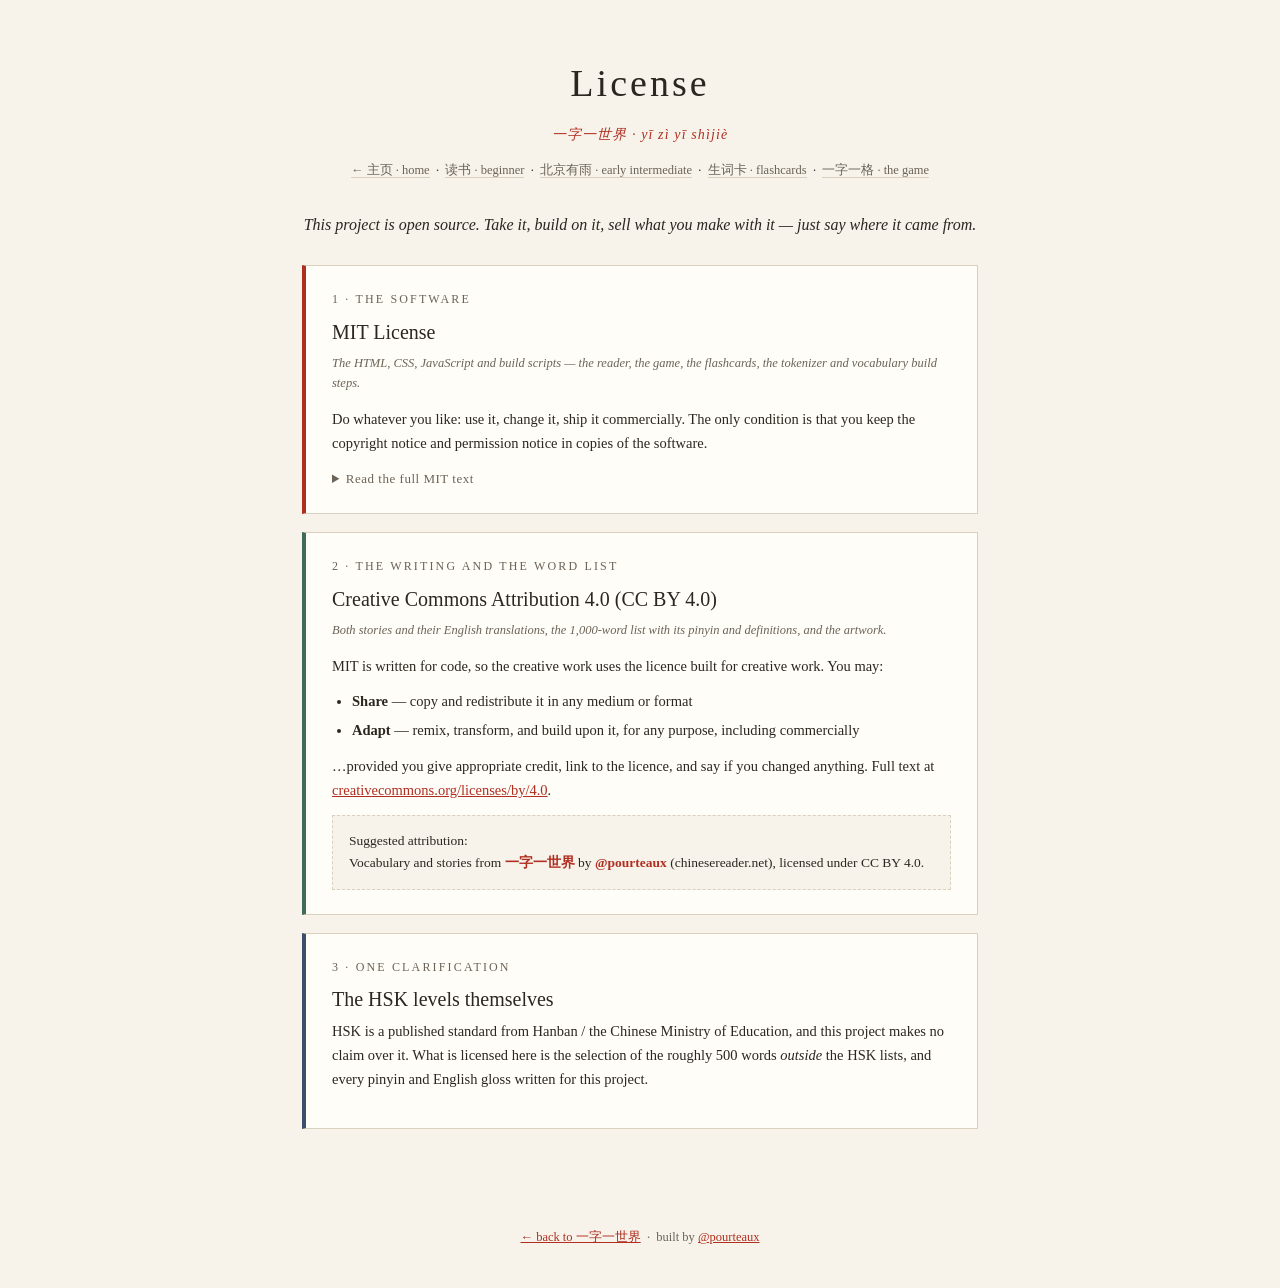
<file: license.html>
<!DOCTYPE html>
<html lang="en">
<head>
<meta charset="UTF-8">
<meta name="viewport" content="width=device-width, initial-scale=1.0">
<meta name="color-scheme" content="only light">
<meta name="theme-color" content="#f7f3ea">
<title>License · 一字一世界</title>
<link rel="icon" href="favicon.ico" sizes="any">
<link rel="icon" type="image/png" sizes="32x32" href="favicon-32x32.png">
<link rel="apple-touch-icon" sizes="180x180" href="apple-touch-icon.png">
<style>
:root{
  color-scheme: only light;
  --paper:#f7f3ea; --ink:#2b2620; --ink-soft:#6b6357;
  --seal:#b02e20; --seal-soft:#c9553f; --jade:#3e6b5a; --indigo:#3d4d6b;
  --line:#d9d0bf; --card:#fffdf8;
}
*{margin:0;padding:0;box-sizing:border-box}
html{background:#f7f3ea !important}
body{background:#f7f3ea !important;color:#2b2620 !important;
  font-family:Georgia,'Times New Roman',serif;line-height:1.65}
.hanzi{font-family:'Kaiti SC','KaiTi','STKaiti','Noto Serif SC',serif}
header{max-width:720px;margin:0 auto;padding:52px 22px 6px;text-align:center}
h1{font-size:clamp(28px,5.5vw,38px);font-weight:400;letter-spacing:.08em}
.sub{color:var(--seal);font-style:italic;font-size:14px;margin-top:8px;letter-spacing:.08em}
.navlinks{margin-top:14px;font-size:12.5px}
.navlinks a{color:var(--ink-soft);text-decoration:none;border-bottom:1px solid var(--line)}
.navlinks a:hover{color:var(--seal);border-color:var(--seal)}
main{max-width:720px;margin:0 auto;padding:26px 22px 80px}
.lead{font-size:16px;color:var(--ink);margin-bottom:26px;text-align:center;font-style:italic}
.card{background:var(--card);border:1px solid var(--line);padding:24px 26px;margin-bottom:18px}
.card.code{border-left:4px solid var(--seal)}
.card.content{border-left:4px solid var(--jade)}
.card.note{border-left:4px solid var(--indigo)}
.card h2{font-size:12px;letter-spacing:.18em;text-transform:uppercase;color:var(--ink-soft);font-weight:400;margin-bottom:6px}
.card h3{font-size:20px;font-weight:400;margin-bottom:4px}
.card .applies{font-size:12.5px;color:var(--ink-soft);font-style:italic;margin-bottom:14px}
.card p{font-size:14.5px;margin-bottom:12px}
.card a{color:var(--seal)}
.card ul{margin:0 0 12px 20px;font-size:14.5px}
.card li{margin-bottom:5px}
pre{
  background:var(--paper);border:1px solid var(--line);padding:16px 18px;
  font-family:ui-monospace,Menlo,Consolas,monospace;font-size:11.5px;line-height:1.6;
  white-space:pre-wrap;color:var(--ink-soft);margin-top:12px;
}
.attrib{background:var(--paper);border:1px dashed var(--line);padding:14px 16px;font-size:13.5px;margin-top:6px}
.attrib b{color:var(--seal)}
details summary{cursor:pointer;font-size:13px;color:var(--ink-soft);letter-spacing:.04em}
details summary:hover{color:var(--seal)}
footer{text-align:center;padding:0 22px 40px;font-size:12.5px;color:var(--ink-soft)}
footer a{color:var(--seal)}
</style>
<meta name="description" content="一字一世界 is open source: MIT for the code, CC BY 4.0 for the stories, word list and artwork. Build on it freely, with attribution.">
<meta property="og:type" content="website">
<meta property="og:site_name" content="一字一世界">
<meta property="og:title" content="License · 一字一世界">
<meta property="og:description" content="一字一世界 is open source: MIT for the code, CC BY 4.0 for the stories, word list and artwork. Build on it freely, with attribution.">
<meta property="og:url" content="https://chinesereader.net/license.html">
<meta property="og:image" content="https://chinesereader.net/og-image-v2.png">
<meta property="og:image:type" content="image/png">
<meta property="og:image:width" content="1200">
<meta property="og:image:height" content="630">
<meta property="og:image:alt" content="一字一世界 — the 1,000 words that carry modern Chinese life">
<meta name="twitter:card" content="summary_large_image">
<meta name="twitter:title" content="License · 一字一世界">
<meta name="twitter:description" content="一字一世界 is open source: MIT for the code, CC BY 4.0 for the stories, word list and artwork. Build on it freely, with attribution.">
<meta name="twitter:image" content="https://chinesereader.net/og-image-v2.png">
<meta name="twitter:image:alt" content="一字一世界 — the 1,000 words that carry modern Chinese life">
<meta name="twitter:creator" content="@pourteaux">
<link rel="canonical" href="https://chinesereader.net/license.html">
</head>
<body>

<header>
  <h1>License</h1>
  <div class="sub"><span class="hanzi">一字一世界</span> · yī zì yī shìjiè</div>
  <p class="navlinks">
    <a href="index.html">← 主页 · home</a> &nbsp;·&nbsp;
    <a href="read.html">读书 · beginner</a> &nbsp;·&nbsp;
    <a href="intermediate.html">北京有雨 · early intermediate</a> &nbsp;·&nbsp;
    <a href="cards.html">生词卡 · flashcards</a> &nbsp;·&nbsp;
    <a href="game.html">一字一格 · the game</a>
  </p>
</header>

<main>
  <p class="lead">This project is open source. Take it, build on it, sell what you make with it — just say where it came from.</p>

  <div class="card code">
    <h2>1 · The software</h2>
    <h3>MIT License</h3>
    <p class="applies">The HTML, CSS, JavaScript and build scripts — the reader, the game, the flashcards, the tokenizer and vocabulary build steps.</p>
    <p>Do whatever you like: use it, change it, ship it commercially. The only condition is that you keep the copyright notice and permission notice in copies of the software.</p>
    <details>
      <summary>Read the full MIT text</summary>
<pre>MIT License

Copyright (c) 2026 @pourteaux

Permission is hereby granted, free of charge, to any person obtaining a copy
of this software and associated documentation files (the "Software"), to deal
in the Software without restriction, including without limitation the rights
to use, copy, modify, merge, publish, distribute, sublicense, and/or sell
copies of the Software, and to permit persons to whom the Software is
furnished to do so, subject to the following conditions:

The above copyright notice and this permission notice shall be included in all
copies or substantial portions of the Software.

THE SOFTWARE IS PROVIDED "AS IS", WITHOUT WARRANTY OF ANY KIND, EXPRESS OR
IMPLIED, INCLUDING BUT NOT LIMITED TO THE WARRANTIES OF MERCHANTABILITY,
FITNESS FOR A PARTICULAR PURPOSE AND NONINFRINGEMENT. IN NO EVENT SHALL THE
AUTHORS OR COPYRIGHT HOLDERS BE LIABLE FOR ANY CLAIM, DAMAGES OR OTHER
LIABILITY, WHETHER IN AN ACTION OF CONTRACT, TORT OR OTHERWISE, ARISING FROM,
OUT OF OR IN CONNECTION WITH THE SOFTWARE OR THE USE OR OTHER DEALINGS IN THE
SOFTWARE.</pre>
    </details>
  </div>

  <div class="card content">
    <h2>2 · The writing and the word list</h2>
    <h3>Creative Commons Attribution 4.0 (CC BY 4.0)</h3>
    <p class="applies">Both stories and their English translations, the 1,000-word list with its pinyin and definitions, and the artwork.</p>
    <p>MIT is written for code, so the creative work uses the licence built for creative work. You may:</p>
    <ul>
      <li><b>Share</b> — copy and redistribute it in any medium or format</li>
      <li><b>Adapt</b> — remix, transform, and build upon it, for any purpose, including commercially</li>
    </ul>
    <p>…provided you give appropriate credit, link to the licence, and say if you changed anything. Full text at <a href="https://creativecommons.org/licenses/by/4.0/" target="_blank" rel="noopener">creativecommons.org/licenses/by/4.0</a>.</p>
    <div class="attrib">
      Suggested attribution:<br>
      Vocabulary and stories from <b>一字一世界</b> by <b>@pourteaux</b>
      (chinesereader.net), licensed under CC BY 4.0.
    </div>
  </div>

  <div class="card note">
    <h2>3 · One clarification</h2>
    <h3>The HSK levels themselves</h3>
    <p>HSK is a published standard from Hanban / the Chinese Ministry of Education, and this project makes no claim over it. What is licensed here is the selection of the roughly 500 words <em>outside</em> the HSK lists, and every pinyin and English gloss written for this project.</p>
  </div>
</main>

<footer>
  <a href="index.html">← back to 一字一世界</a> &nbsp;·&nbsp;
  built by <a href="https://x.com/pourteaux" target="_blank" rel="noopener">@pourteaux</a>
</footer>

</body>
</html>
</file>
